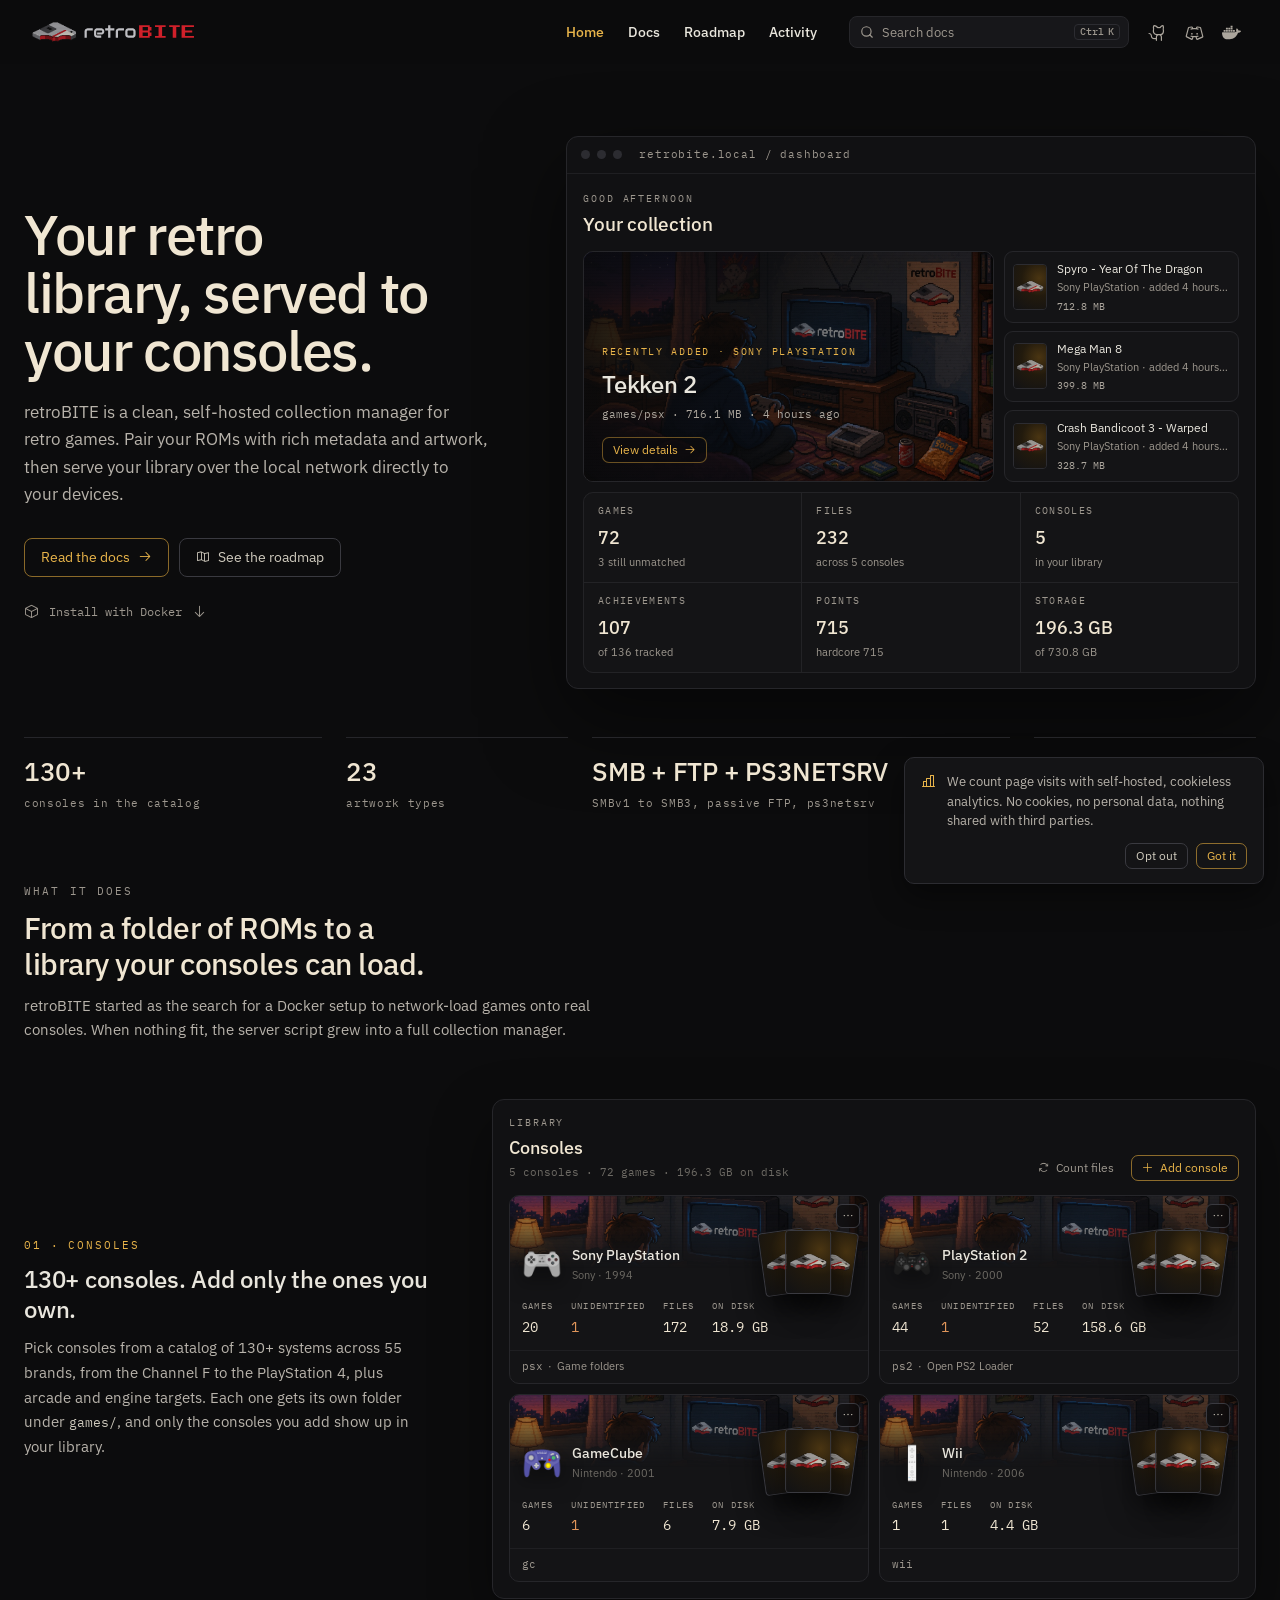
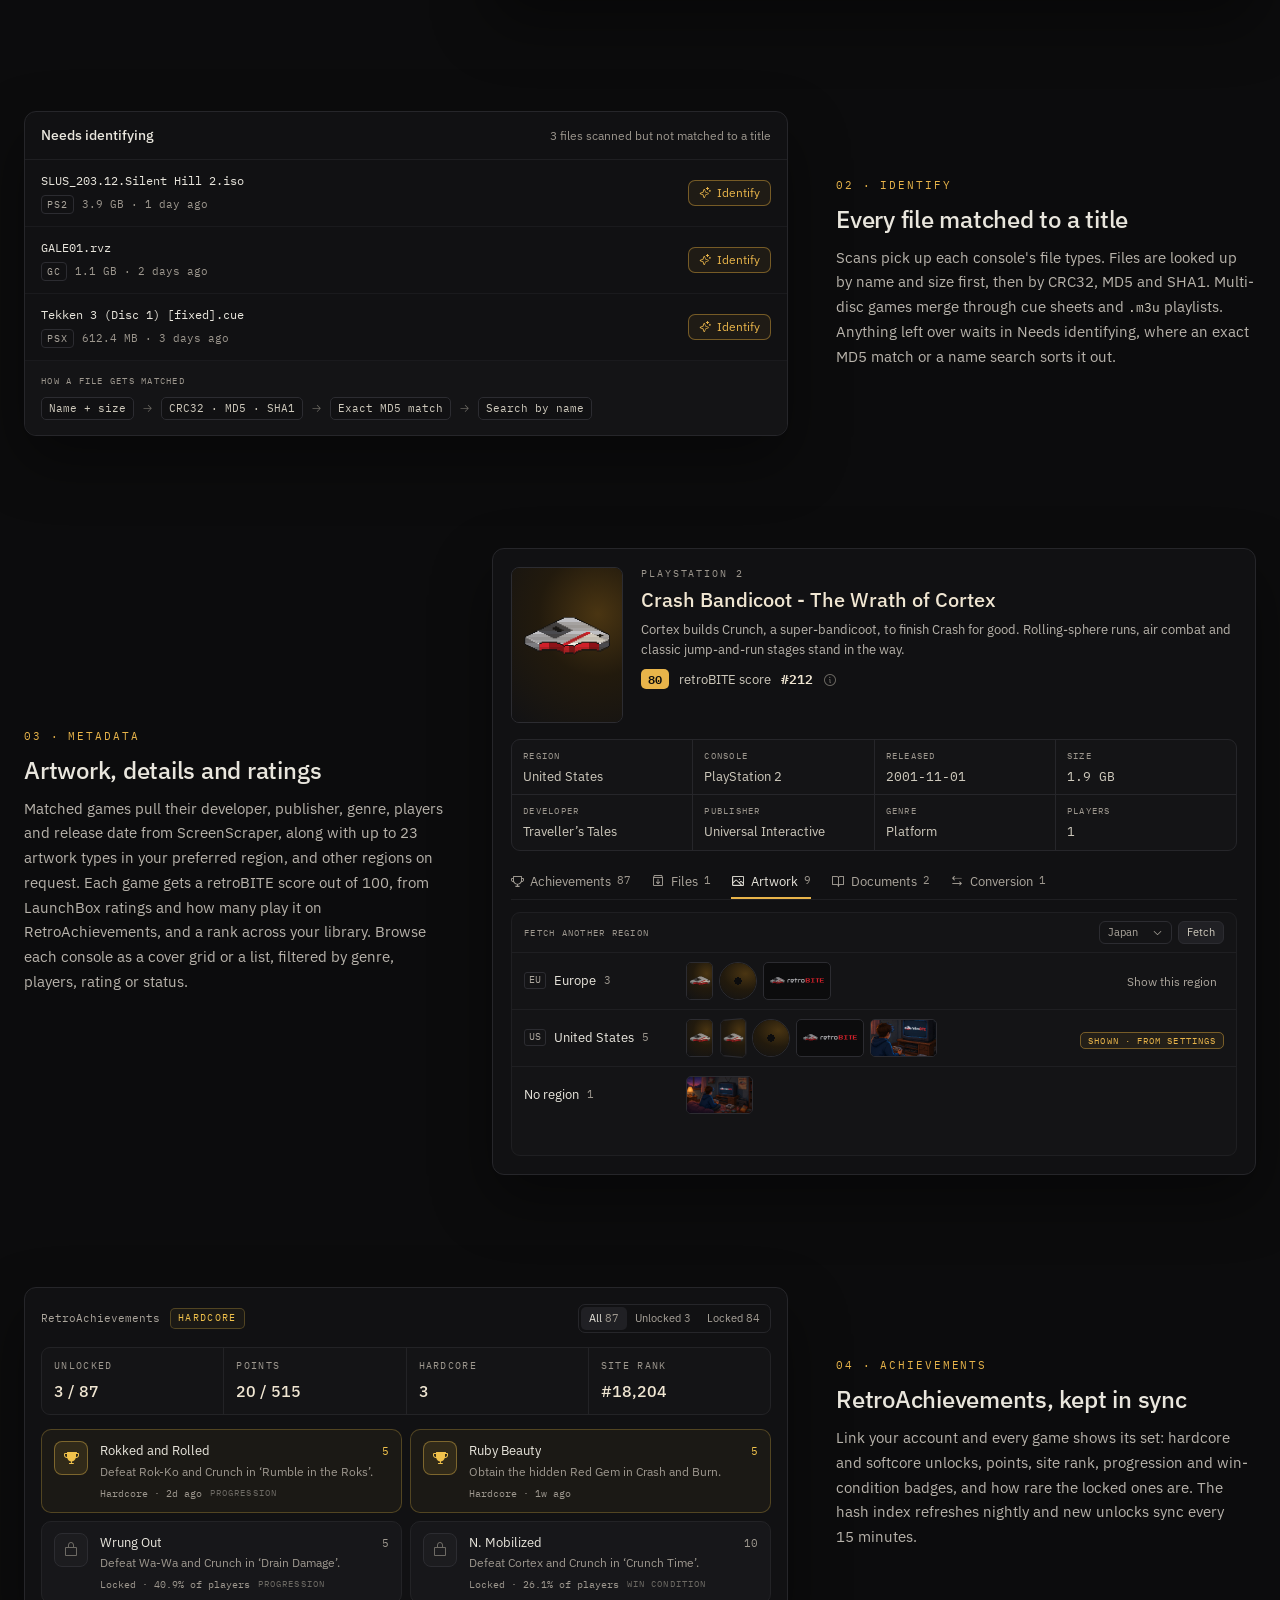
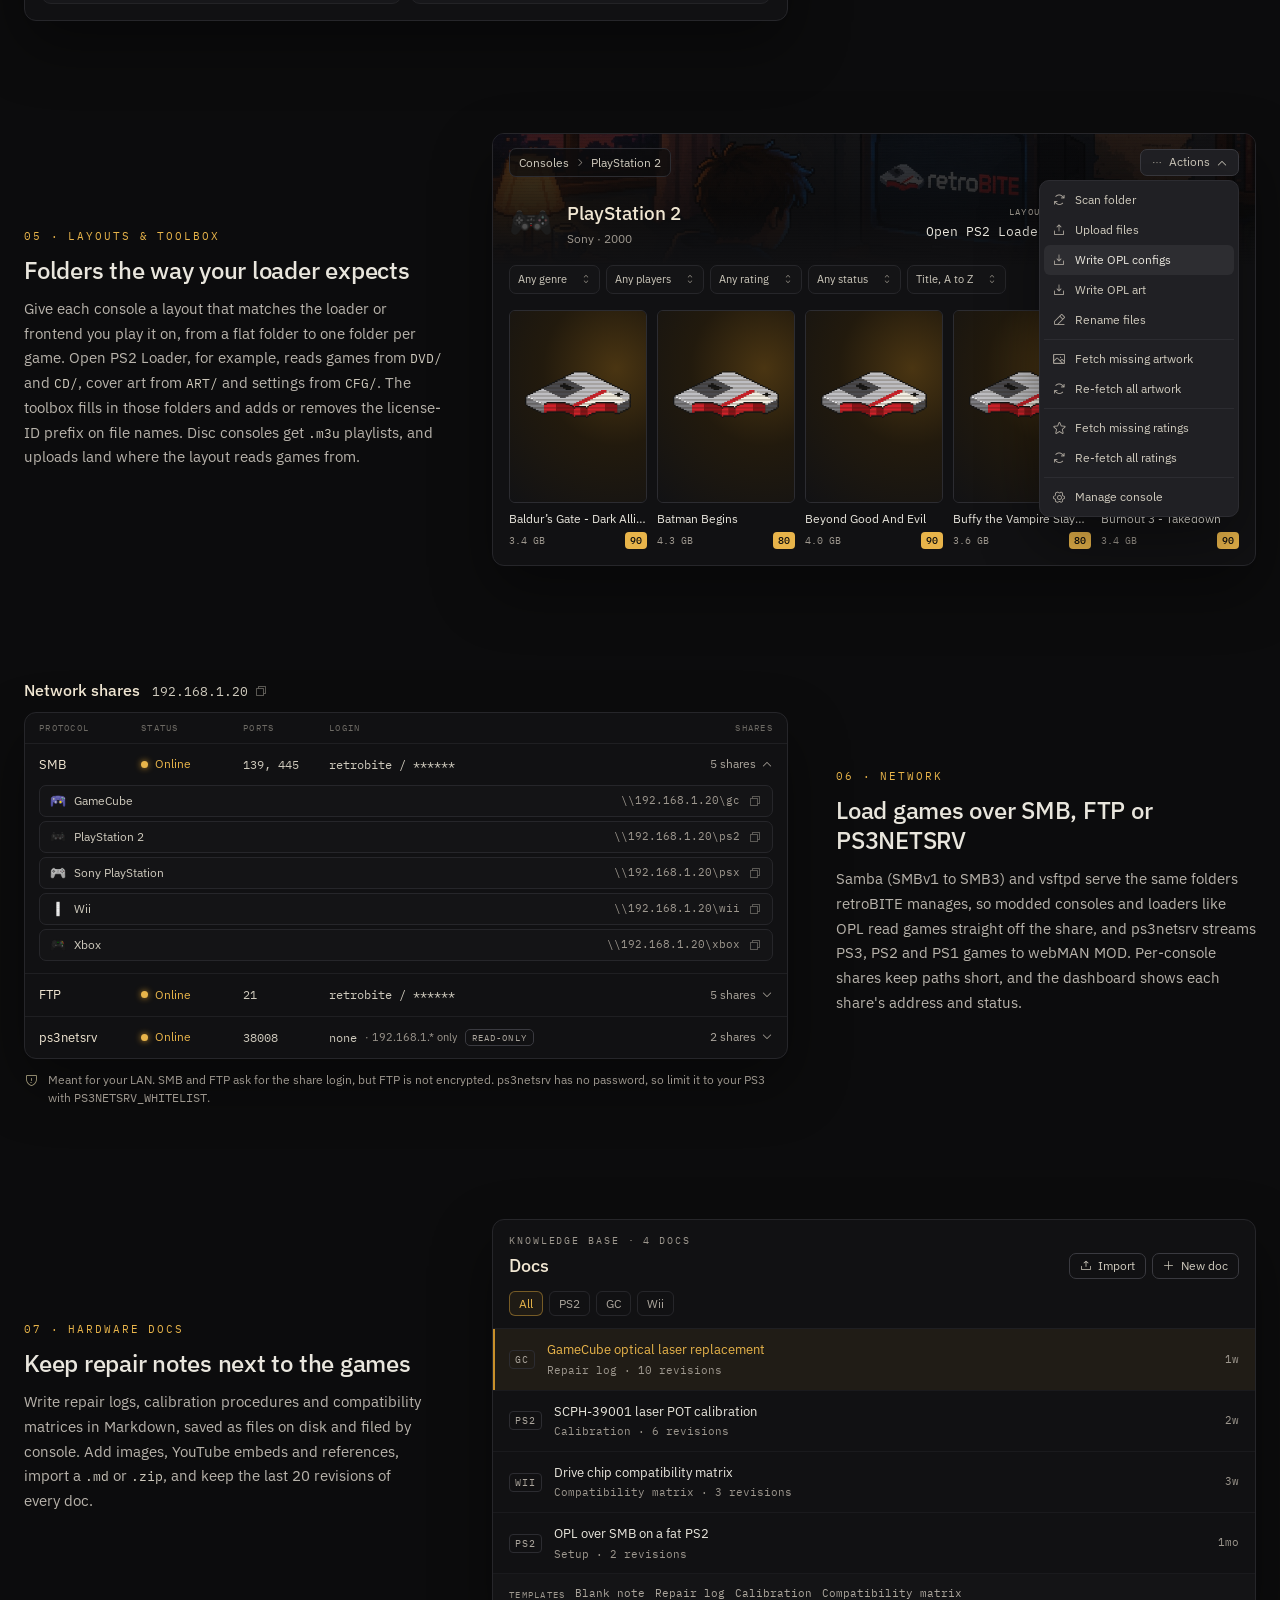
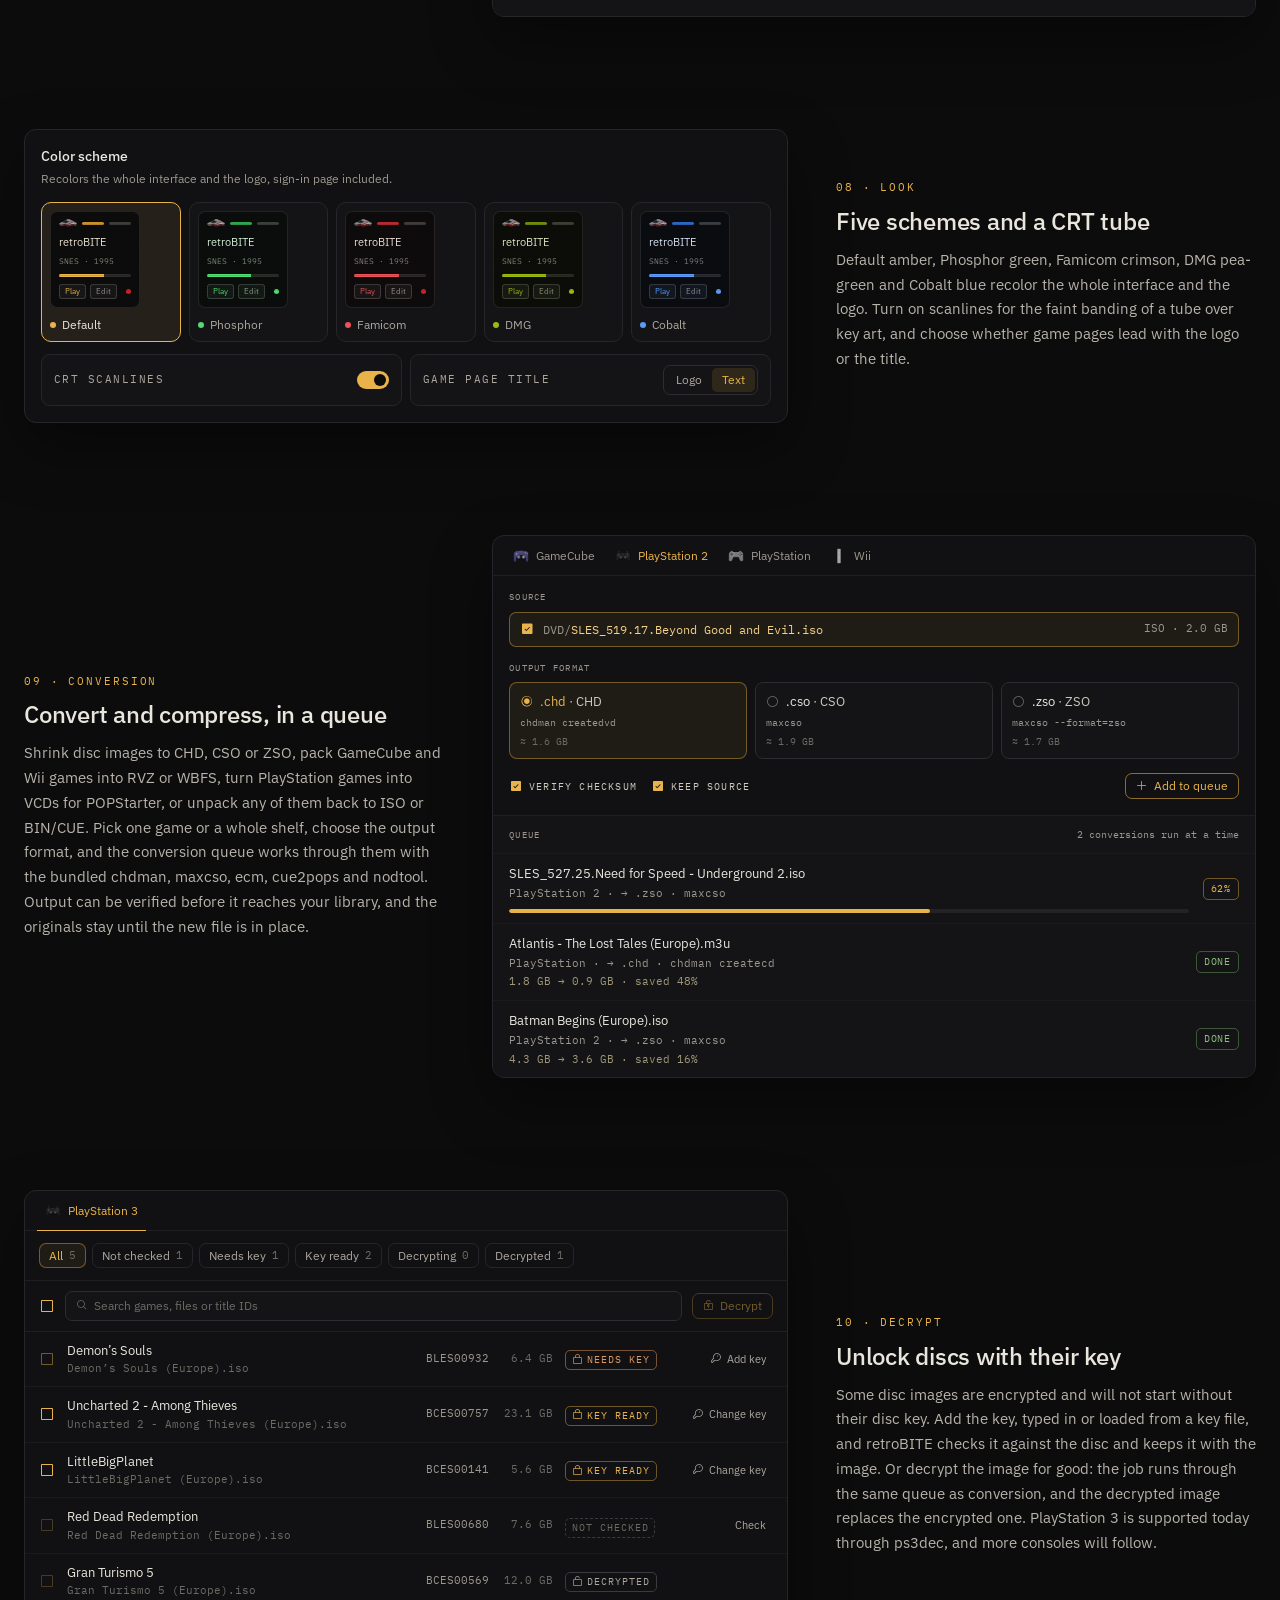
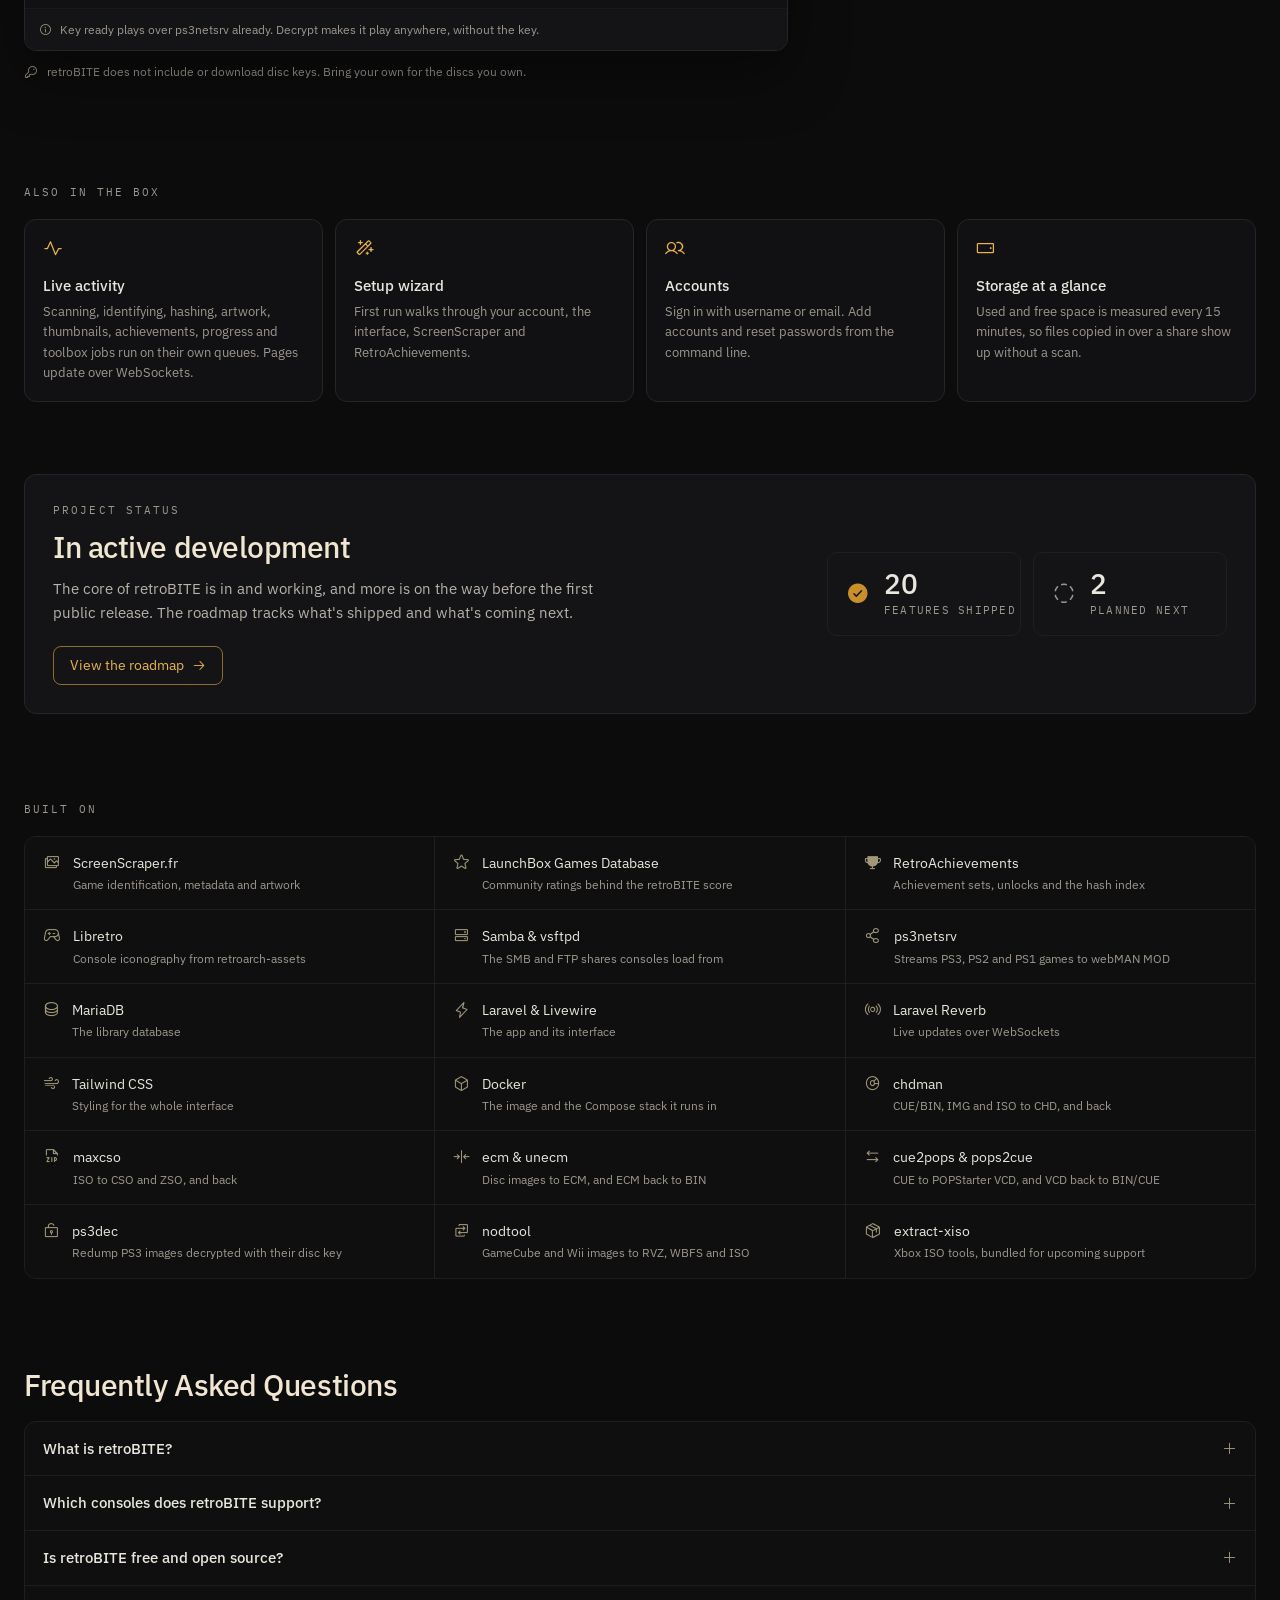
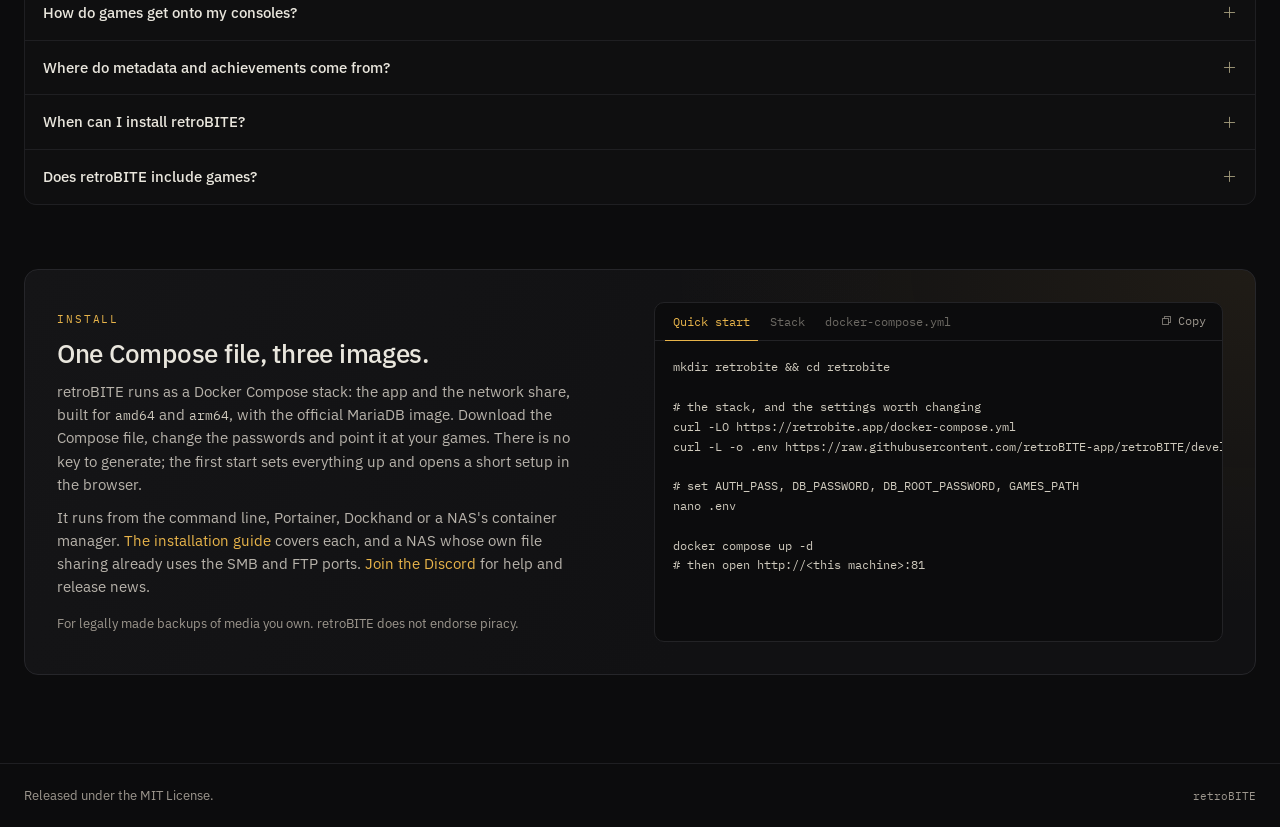
<file: index.html>
<!DOCTYPE html>
<html lang="en" dir="ltr">
  <head>
    <meta charset="utf-8">
    <meta name="viewport" content="width=device-width,initial-scale=1">
    <title>retroBITE | Self-hosted retro game &amp; ROM collection manager</title>
    <meta name="description" content="Self-hosted retro game and ROM manager. Scan 130+ consoles, fetch ScreenScraper artwork, sync RetroAchievements and serve games to consoles over SMB, FTP and ps3netsrv.">
    <meta name="generator" content="VitePress v2.0.0-alpha.20">
    
    <link rel="preload stylesheet" href="/assets/style.B0r1bGW9.css" as="style">
    <script type="module" src="/assets/chunks/metadata.adbce550.js"></script>
    <script type="module" src="/assets/app.ODowEsml.js"></script>
    <link rel="modulepreload" href="/assets/chunks/framework.CW63qgVu.js">
    <link rel="modulepreload" href="/assets/chunks/theme.BbzNlidP.js">
    <link rel="modulepreload" href="/assets/index.md.DMu3SC8L.lean.js">
    <link rel="icon" href="/favicon.ico" sizes="48x48">
    <link rel="icon" href="/brand/symbol.svg" type="image/svg+xml">
    <link rel="apple-touch-icon" href="/apple-touch-icon.png">
    <meta name="theme-color" content="#0c0c0d">
    <meta property="og:site_name" content="retroBITE">
    <meta property="og:locale" content="en_US">
    <meta property="og:image" content="https://retrobite.app/og.jpg">
    <meta property="og:image:width" content="1200">
    <meta property="og:image:height" content="630">
    <meta property="og:image:alt" content="retroBITE logo on a CRT television in a pixel-art game room">
    <meta name="twitter:card" content="summary_large_image">
    <meta name="twitter:image" content="https://retrobite.app/og.jpg">
    <script defer data-domain="retrobite.app" src="https://analytics.bitxo.se/js/script.js"></script>
    <link rel="preconnect" href="https://fonts.googleapis.com">
    <link rel="preconnect" href="https://fonts.gstatic.com" crossorigin="">
    <link rel="stylesheet" href="https://fonts.googleapis.com/css2?family=IBM+Plex+Sans:wght@400;500;600&amp;family=IBM+Plex+Mono:wght@400;500&amp;display=swap">
    <script id="check-dark-mode">document.documentElement.classList.add(`dark`);</script>
    <script id="check-mac-os">document.documentElement.classList.toggle(`mac`,/Mac|iPhone|iPod|iPad/i.test(navigator.platform));</script>
    <link rel="canonical" href="https://retrobite.app/">
    <meta property="og:type" content="website">
    <meta property="og:url" content="https://retrobite.app/">
    <meta property="og:title" content="retroBITE | Self-hosted retro game &amp; ROM collection manager">
    <meta property="og:description" content="Self-hosted retro game and ROM manager. Scan 130+ consoles, fetch ScreenScraper artwork, sync RetroAchievements and serve games to consoles over SMB, FTP and ps3netsrv.">
    <meta name="twitter:title" content="retroBITE | Self-hosted retro game &amp; ROM collection manager">
    <meta name="twitter:description" content="Self-hosted retro game and ROM manager. Scan 130+ consoles, fetch ScreenScraper artwork, sync RetroAchievements and serve games to consoles over SMB, FTP and ps3netsrv.">
    <script type="application/ld+json">[{"@context":"https://schema.org","@type":"WebSite","name":"retroBITE","url":"https://retrobite.app/","description":"Self-hosted retro game and ROM manager. Scan 130+ consoles, fetch ScreenScraper artwork, sync RetroAchievements and serve games to consoles over SMB, FTP and ps3netsrv."},{"@context":"https://schema.org","@type":"Organization","name":"retroBITE","url":"https://retrobite.app/","logo":"https://retrobite.app/apple-touch-icon.png","sameAs":["https://github.com/retroBITE-app","https://discord.gg/EHJAkvJmpu","https://hub.docker.com/u/retrobite"]},{"@context":"https://schema.org","@type":"SoftwareApplication","name":"retroBITE","alternateName":["RetroBITE","retroBITE app"],"description":"Self-hosted retro game and ROM manager. Scan 130+ consoles, fetch ScreenScraper artwork, sync RetroAchievements and serve games to consoles over SMB, FTP and ps3netsrv.","disambiguatingDescription":"Self-hosted retro game library software for ROM collections; not a food ordering app or a retro hardware store.","url":"https://retrobite.app/","image":"https://retrobite.app/og.jpg","applicationCategory":"MultimediaApplication","operatingSystem":"Linux, Docker","license":"https://opensource.org/licenses/MIT","isAccessibleForFree":true,"offers":{"@type":"Offer","price":"0","priceCurrency":"USD"},"author":{"@type":"Person","name":"Mattias Ghodsian","url":"https://github.com/mattiasghodsian"},"sameAs":["https://github.com/retroBITE-app","https://github.com/retroBITE-app/retroBITE","https://discord.gg/EHJAkvJmpu","https://hub.docker.com/u/retrobite"],"featureList":["Library scanning for 130+ consoles","Game identification by name, size and CRC32/MD5/SHA1 checksums","Metadata, ratings and artwork from ScreenScraper","RetroAchievements sync with hardcore and softcore progress","Open PS2 Loader, game folder and RetroArch library layouts","SMB (SMBv1 to SMB3) and FTP network shares for consoles","Hardware repair docs in Markdown"]},{"@context":"https://schema.org","@type":"FAQPage","mainEntity":[{"@type":"Question","name":"What is retroBITE?","acceptedAnswer":{"@type":"Answer","text":"retroBITE (retrobite.app) is a free, self-hosted collection manager for retro games. It scans your ROM folders, matches each file to a title, adds metadata and artwork, and serves the library to real consoles over your local network."}},{"@type":"Question","name":"Which consoles does retroBITE support?","acceptedAnswer":{"@type":"Answer","text":"The catalog covers 130+ systems across 55 brands, from the Channel F to the PlayStation 4, plus arcade and engine targets. You add only the consoles you own, and each gets its own folder."}},{"@type":"Question","name":"Is retroBITE free and open source?","acceptedAnswer":{"@type":"Answer","text":"Yes. retroBITE is free and MIT licensed. The source code will be published with the first public release."}},{"@type":"Question","name":"How do games get onto my consoles?","acceptedAnswer":{"@type":"Answer","text":"Samba (SMBv1 to SMB3) and FTP shares serve the same folders retroBITE manages, so modded consoles and loaders like Open PS2 Loader read games straight off the network. ps3netsrv streams PS3, PS2 and PS1 games to webMAN MOD on a PS3. Transfer can also copy games to a USB drive or SD card."}},{"@type":"Question","name":"Where do metadata and achievements come from?","acceptedAnswer":{"@type":"Answer","text":"Metadata and up to 23 artwork types come from ScreenScraper. Each game’s retroBITE score, out of 100, weighs LaunchBox community ratings with how many play it on RetroAchievements. Link a RetroAchievements account to see each game’s achievement set, with new unlocks synced every 15 minutes."}},{"@type":"Question","name":"When can I install retroBITE?","acceptedAnswer":{"@type":"Answer","text":"Now. retroBITE is in public beta and runs as a Docker Compose stack of three images: the app, the network share and MariaDB. Download the Compose file, set your passwords and your games folder, and start it. The Installation guide covers the command line, Portainer, Dockhand, Synology, QNAP, Unraid and TrueNAS."}},{"@type":"Question","name":"Does retroBITE include games?","acceptedAnswer":{"@type":"Answer","text":"No. retroBITE manages games you already have and is meant for legally made backups of media you own. It does not include games or endorse piracy."}}]}]</script>
  </head>
  <body>
    <div id="app"><div class="Layout" data-v-7aa807ef><!--[--><!--]--><!--[--><span tabindex="-1" data-v-426d5ecb></span><a href="#VPContent" class="VPSkipLink visually-hidden" data-v-426d5ecb>Skip to content</a><!--]--><!----><header class="VPNav" data-v-7aa807ef data-v-f733e610><div class="VPNavBar top" data-v-f733e610 data-v-dac69e74><div class="wrapper" data-v-dac69e74><div class="container" data-v-dac69e74><div class="title" data-v-dac69e74><div class="VPNavBarTitle" data-v-dac69e74 data-v-3cb61e0b><a class="title" href="/" data-v-3cb61e0b><!--[--><!--]--><!--[--><img class="VPImage logo" src="/brand/wordmark.svg" alt="retroBITE" data-v-453cd2d1><!--]--><!----><!--[--><!--]--></a></div></div><div class="content" data-v-dac69e74><div class="content-body" data-v-dac69e74><!--[--><!--]--><div class="VPNavBarSearch search" data-v-dac69e74 data-v-b09c5db8><!--[--><button type="button" class="VPNavBarSearchButton" aria-label="Search" aria-keyshortcuts="/ control+k meta+k" data-v-b09c5db8 data-v-573637dc><span class="vpi-search" aria-hidden="true" data-v-573637dc></span><span class="text" data-v-573637dc>Search docs</span><span class="keys" aria-hidden="true" data-v-573637dc><kbd class="key-mod" data-v-573637dc></kbd><kbd class="key-k" data-v-573637dc></kbd></span></button><!----><!--]--></div><nav aria-label="Main Navigation" class="VPNavMenu VPNavBarMenu menu" data-v-dac69e74 data-v-0474edcd><ul class="list" data-v-0474edcd><!--[--><li class="" data-v-0474edcd><a class="VPLink link VPNavMenuLink VPNavBarMenuLink active" href="/" aria-current="page" data-v-0474edcd data-v-60fe87c8><!--[--><span data-v-60fe87c8>Home</span><!--]--></a></li><li class="" data-v-0474edcd><a class="VPLink link VPNavMenuLink VPNavBarMenuLink" href="/docs/" data-v-0474edcd data-v-60fe87c8><!--[--><span data-v-60fe87c8>Docs</span><!--]--></a></li><li class="" data-v-0474edcd><a class="VPLink link VPNavMenuLink VPNavBarMenuLink" href="/roadmap" data-v-0474edcd data-v-60fe87c8><!--[--><span data-v-60fe87c8>Roadmap</span><!--]--></a></li><li class="" data-v-0474edcd><a class="VPLink link VPNavMenuLink VPNavBarMenuLink" href="/activity" data-v-0474edcd data-v-60fe87c8><!--[--><span data-v-60fe87c8>Activity</span><!--]--></a></li><!--]--></ul></nav><!----><!----><!----><!----><!--[--><!--[--><!--[--><div class="nav-social" data-v-e1e4c505><!--[--><a class="link" href="https://github.com/retroBITE-app/retroBITE" target="_blank" rel="noopener" aria-label="retroBITE on GitHub" title="GitHub" data-v-e1e4c505><i class="ph ph-github-logo" data-v-e1e4c505></i><!----><!----></a><a class="link" href="https://discord.gg/EHJAkvJmpu" target="_blank" rel="noopener" aria-label="retroBITE on Discord" title="Discord" data-v-e1e4c505><i class="ph ph-discord-logo" data-v-e1e4c505></i><!----><!----></a><a class="link" href="https://hub.docker.com/u/retrobite" target="_blank" rel="noopener" aria-label="retroBITE on Docker" title="Docker" data-v-e1e4c505><svg class="svg" viewBox="0 0 24 24" aria-hidden="true" data-v-e1e4c505><path fill="currentColor" d="M13.983 11.078h2.119a.186.186 0 0 0 .186-.185V9.006a.186.186 0 0 0-.186-.186h-2.119a.185.185 0 0 0-.185.185v1.888c0 .102.083.185.185.185m-2.954-5.43h2.118a.186.186 0 0 0 .186-.186V3.574a.186.186 0 0 0-.186-.185h-2.118a.185.185 0 0 0-.185.185v1.888c0 .102.082.185.185.185m0 2.716h2.118a.187.187 0 0 0 .186-.186V6.29a.186.186 0 0 0-.186-.185h-2.118a.185.185 0 0 0-.185.185v1.887c0 .102.082.185.185.186m-2.93 0h2.12a.186.186 0 0 0 .184-.186V6.29a.185.185 0 0 0-.185-.185H8.1a.185.185 0 0 0-.185.185v1.887c0 .102.083.185.185.186m-2.964 0h2.119a.186.186 0 0 0 .185-.186V6.29a.185.185 0 0 0-.185-.185H5.136a.186.186 0 0 0-.186.185v1.887c0 .102.084.185.186.186m5.893 2.715h2.118a.186.186 0 0 0 .186-.185V9.006a.186.186 0 0 0-.186-.186h-2.118a.185.185 0 0 0-.185.185v1.888c0 .102.082.185.185.185m-2.93 0h2.12a.185.185 0 0 0 .184-.185V9.006a.185.185 0 0 0-.184-.186h-2.12a.185.185 0 0 0-.184.185v1.888c0 .102.083.185.185.185m-2.964 0h2.119a.185.185 0 0 0 .185-.185V9.006a.185.185 0 0 0-.184-.186h-2.12a.186.186 0 0 0-.186.186v1.887c0 .102.084.185.186.185m-2.92 0h2.12a.185.185 0 0 0 .184-.185V9.006a.185.185 0 0 0-.184-.186h-2.12a.185.185 0 0 0-.184.185v1.888c0 .102.082.185.185.185M23.763 9.89c-.065-.051-.672-.51-1.954-.51q-.508.001-1.01.087c-.248-1.7-1.653-2.53-1.716-2.566l-.344-.199l-.226.327c-.284.438-.49.922-.612 1.43c-.23.97-.09 1.882.403 2.661c-.595.332-1.55.413-1.744.42H.751a.75.75 0 0 0-.75.748a11.4 11.4 0 0 0 .692 4.062c.545 1.428 1.355 2.48 2.41 3.124c1.18.723 3.1 1.137 5.275 1.137a15.7 15.7 0 0 0 2.93-.266a12.3 12.3 0 0 0 3.823-1.389a10.5 10.5 0 0 0 2.61-2.136c1.252-1.418 1.998-2.997 2.553-4.4h.221c1.372 0 2.215-.549 2.68-1.009c.309-.293.55-.65.707-1.046l.098-.288Z" data-v-e1e4c505></path></svg><!----><!----></a><!--]--></div><!--]--><!--]--><!--]--><button type="button" class="VPNavBarHamburger hamburger" aria-label="Menu" aria-expanded="false" data-v-dac69e74 data-v-f895b5e0><span class="container" aria-hidden="true" data-v-f895b5e0><span class="top" data-v-f895b5e0></span><span class="middle" data-v-f895b5e0></span><span class="bottom" data-v-f895b5e0></span></span></button></div></div></div></div><div class="divider" data-v-dac69e74><div class="divider-line" data-v-dac69e74></div></div></div><!----></header><div class="VPLocalNav empty fixed" data-v-7aa807ef data-v-86f10958><div class="container" data-v-86f10958><!----><div class="VPLocalNavOutlineDropdown" style="--vp-vh:0px;" data-allow-mismatch="style" data-v-86f10958 data-v-b9336427><button type="button" data-v-b9336427>Return to top</button><!----></div></div></div><!----><div class="VPContent" id="VPContent" data-v-7aa807ef data-v-b934d83e><div class="VPPage" data-v-b934d83e><!--[--><!--]--><div style="position:relative;"><div><div class="rb-page" data-v-da54f87b><!--[--><section class="rb-wrap hero" data-v-5e788646><div class="intro" data-v-5e788646><h1 data-v-5e788646>Your retro library, served to your consoles.</h1><p class="lead" data-v-5e788646> retroBITE is a clean, self-hosted collection manager for retro games. Pair your ROMs with rich metadata and artwork, then serve your library over the local network directly to your devices. </p><div class="actions" data-v-5e788646><a class="rb-btn primary" href="/docs/" data-v-5e788646> Read the docs<i class="ph ph-arrow-right" data-v-5e788646></i></a><a class="rb-btn" href="/roadmap" data-v-5e788646><i class="ph ph-map-trifold" data-v-5e788646></i>See the roadmap </a></div><a class="rb-mono soon" href="#install" data-v-5e788646><i class="ph ph-cube" data-v-5e788646></i>Install with Docker<i class="ph ph-arrow-down" data-v-5e788646></i></a></div><div class="shot" data-v-5e788646><div class="rb-panel window" data-v-5e788646><div class="bar" data-v-5e788646><span data-v-5e788646></span><span data-v-5e788646></span><span data-v-5e788646></span><span class="rb-mono url" data-v-5e788646>retrobite.local / dashboard</span></div><div class="body" data-v-5e788646><div class="rb-kicker" data-v-5e788646>GOOD AFTERNOON</div><div class="heading" data-v-5e788646>Your collection</div><div class="top" data-v-5e788646><div class="banner" data-v-5e788646><img class="backdrop" src="/art/backdrop.jpg" alt="" width="1280" height="720" fetchpriority="high" data-v-5e788646><div class="shade" data-v-5e788646></div><div class="scanlines" data-v-5e788646></div><div class="caption" data-v-5e788646><div class="rb-kicker accent" data-v-5e788646>RECENTLY ADDED · SONY PLAYSTATION</div><div class="game" data-v-5e788646>Tekken 2</div><div class="rb-mono file" data-v-5e788646>games/psx · 716.1 MB · 4 hours ago</div><span class="rb-btn small view" data-v-5e788646>View details<i class="ph ph-arrow-right" data-v-5e788646></i></span></div></div><div class="side" data-v-5e788646><!--[--><div class="card" data-v-5e788646><div class="thumb" data-v-5e788646><div class="art small" aria-hidden="true" data-v-5e788646 data-v-9f7ce722><img src="/brand/symbol.svg" alt="" loading="lazy" data-v-9f7ce722></div></div><div class="card-text" data-v-5e788646><div class="rb-ellipsis title" data-v-5e788646>Spyro - Year Of The Dragon</div><div class="rb-ellipsis sub" data-v-5e788646>Sony PlayStation · added 4 hours ago</div><div class="rb-mono size" data-v-5e788646>712.8 MB</div></div></div><div class="card" data-v-5e788646><div class="thumb" data-v-5e788646><div class="art small" aria-hidden="true" data-v-5e788646 data-v-9f7ce722><img src="/brand/symbol.svg" alt="" loading="lazy" data-v-9f7ce722></div></div><div class="card-text" data-v-5e788646><div class="rb-ellipsis title" data-v-5e788646>Mega Man 8</div><div class="rb-ellipsis sub" data-v-5e788646>Sony PlayStation · added 4 hours ago</div><div class="rb-mono size" data-v-5e788646>399.8 MB</div></div></div><div class="card" data-v-5e788646><div class="thumb" data-v-5e788646><div class="art small" aria-hidden="true" data-v-5e788646 data-v-9f7ce722><img src="/brand/symbol.svg" alt="" loading="lazy" data-v-9f7ce722></div></div><div class="card-text" data-v-5e788646><div class="rb-ellipsis title" data-v-5e788646>Crash Bandicoot 3 - Warped</div><div class="rb-ellipsis sub" data-v-5e788646>Sony PlayStation · added 4 hours ago</div><div class="rb-mono size" data-v-5e788646>328.7 MB</div></div></div><!--]--></div></div><div class="stats" data-v-5e788646><!--[--><div class="stat" data-v-5e788646><div class="rb-label" data-v-5e788646>GAMES</div><div class="value" data-v-5e788646>72</div><div class="sub" data-v-5e788646>3 still unmatched</div></div><div class="stat" data-v-5e788646><div class="rb-label" data-v-5e788646>FILES</div><div class="value" data-v-5e788646>232</div><div class="sub" data-v-5e788646>across 5 consoles</div></div><div class="stat" data-v-5e788646><div class="rb-label" data-v-5e788646>CONSOLES</div><div class="value" data-v-5e788646>5</div><div class="sub" data-v-5e788646>in your library</div></div><div class="stat" data-v-5e788646><div class="rb-label" data-v-5e788646>ACHIEVEMENTS</div><div class="value" data-v-5e788646>107</div><div class="sub" data-v-5e788646>of 136 tracked</div></div><div class="stat" data-v-5e788646><div class="rb-label" data-v-5e788646>POINTS</div><div class="value" data-v-5e788646>715</div><div class="sub" data-v-5e788646>hardcore 715</div></div><div class="stat" data-v-5e788646><div class="rb-label" data-v-5e788646>STORAGE</div><div class="value" data-v-5e788646>196.3 GB</div><div class="sub" data-v-5e788646>of 730.8 GB</div></div><!--]--></div></div></div></div></section><div class="rb-wrap highlights" data-v-5e788646><!--[--><div class="hl" data-v-5e788646><div class="hl-value" data-v-5e788646>130+</div><div class="rb-mono hl-label" data-v-5e788646>consoles in the catalog</div></div><div class="hl" data-v-5e788646><div class="hl-value" data-v-5e788646>23</div><div class="rb-mono hl-label" data-v-5e788646>artwork types</div></div><div class="hl" data-v-5e788646><div class="hl-value" data-v-5e788646>SMB + FTP + PS3NETSRV</div><div class="rb-mono hl-label" data-v-5e788646>SMBv1 to SMB3, passive FTP, ps3netsrv</div></div><div class="hl" data-v-5e788646><div class="hl-value" data-v-5e788646>5</div><div class="rb-mono hl-label" data-v-5e788646>color schemes</div></div><!--]--></div><!--]--><div class="rb-wrap intro" data-v-da54f87b><div class="rb-kicker" data-v-da54f87b>WHAT IT DOES</div><h2 class="rb-title" data-v-da54f87b>From a folder of ROMs to a library your consoles can load.</h2><p class="rb-copy" data-v-da54f87b> retroBITE started as the search for a Docker setup to network-load games onto real consoles. When nothing fit, the server script grew into a full collection manager. </p></div><section class="rb-wrap feature" data-v-da54f87b data-v-b36dd85c><div class="text" data-v-b36dd85c><div class="rb-kicker accent" data-v-b36dd85c>01 · CONSOLES</div><h3 data-v-b36dd85c>130+ consoles. Add only the ones you own.</h3><p class="rb-copy" data-v-b36dd85c><!--[--> Pick consoles from a catalog of 130+ systems across 55 brands, from the Channel F to the PlayStation 4, plus arcade and engine targets. Each one gets its own folder under <code data-v-da54f87b>games/</code>, and only the consoles you add show up in your library. <!--]--></p></div><div class="visual" data-v-b36dd85c><!--[--><div class="rb-panel wrap" data-v-da54f87b data-v-653f71e4><div class="head" data-v-653f71e4><div class="heading" data-v-653f71e4><div class="rb-kicker" data-v-653f71e4>LIBRARY</div><div class="title" data-v-653f71e4>Consoles</div><div class="rb-mono totals" data-v-653f71e4>5 consoles · 72 games · 196.3 GB on disk </div></div><div class="actions" data-v-653f71e4><span class="rb-btn small subtle" data-v-653f71e4><i class="ph ph-arrows-clockwise" data-v-653f71e4></i>Count files</span><span class="rb-btn primary small" data-v-653f71e4><i class="ph ph-plus" data-v-653f71e4></i>Add console</span></div></div><div class="grid" data-v-653f71e4><!--[--><div class="card" data-v-653f71e4><div class="keyart" aria-hidden="true" data-v-653f71e4><div class="bg" style="background-image:url(/art/backdrop.jpg);" data-v-653f71e4></div><div class="scanlines" data-v-653f71e4></div></div><span class="more" aria-hidden="true" data-v-653f71e4><i class="ph ph-dots-three" data-v-653f71e4></i></span><div class="fan" aria-hidden="true" data-v-653f71e4><!--[--><div class="c1 cover" data-v-653f71e4><div class="art small" aria-hidden="true" data-v-653f71e4 data-v-9f7ce722><img src="/brand/symbol.svg" alt="" loading="lazy" data-v-9f7ce722></div></div><div class="c2 cover" data-v-653f71e4><div class="art small" aria-hidden="true" data-v-653f71e4 data-v-9f7ce722><img src="/brand/symbol.svg" alt="" loading="lazy" data-v-9f7ce722></div></div><div class="c3 cover" data-v-653f71e4><div class="art small" aria-hidden="true" data-v-653f71e4 data-v-9f7ce722><img src="/brand/symbol.svg" alt="" loading="lazy" data-v-9f7ce722></div></div><!--]--></div><div class="top" data-v-653f71e4><img src="/consoles/psx.png" alt="" width="40" height="40" loading="lazy" data-v-653f71e4><div class="name" data-v-653f71e4><div class="rb-ellipsis cname" data-v-653f71e4>Sony PlayStation</div><div class="rb-ellipsis brand" data-v-653f71e4>Sony · 1994</div></div></div><dl class="stats" data-v-653f71e4><div data-v-653f71e4><dt class="rb-label" data-v-653f71e4>GAMES</dt><dd class="rb-mono" data-v-653f71e4>20</dd></div><div data-v-653f71e4><dt class="rb-label" data-v-653f71e4>UNIDENTIFIED</dt><dd class="rb-mono warn" data-v-653f71e4>1</dd></div><div data-v-653f71e4><dt class="rb-label" data-v-653f71e4>FILES</dt><dd class="rb-mono" data-v-653f71e4>172</dd></div><div data-v-653f71e4><dt class="rb-label" data-v-653f71e4>ON DISK</dt><dd class="rb-mono" data-v-653f71e4>18.9 GB</dd></div></dl><div class="foot" data-v-653f71e4><span class="rb-mono" data-v-653f71e4>psx</span><!--[--> · <span class="rb-ellipsis" data-v-653f71e4>Game folders</span><!--]--></div></div><div class="card" data-v-653f71e4><div class="keyart" aria-hidden="true" data-v-653f71e4><div class="bg" style="background-image:url(/art/backdrop.jpg);" data-v-653f71e4></div><div class="scanlines" data-v-653f71e4></div></div><span class="more" aria-hidden="true" data-v-653f71e4><i class="ph ph-dots-three" data-v-653f71e4></i></span><div class="fan" aria-hidden="true" data-v-653f71e4><!--[--><div class="c1 cover" data-v-653f71e4><div class="art small" aria-hidden="true" data-v-653f71e4 data-v-9f7ce722><img src="/brand/symbol.svg" alt="" loading="lazy" data-v-9f7ce722></div></div><div class="c2 cover" data-v-653f71e4><div class="art small" aria-hidden="true" data-v-653f71e4 data-v-9f7ce722><img src="/brand/symbol.svg" alt="" loading="lazy" data-v-9f7ce722></div></div><div class="c3 cover" data-v-653f71e4><div class="art small" aria-hidden="true" data-v-653f71e4 data-v-9f7ce722><img src="/brand/symbol.svg" alt="" loading="lazy" data-v-9f7ce722></div></div><!--]--></div><div class="top" data-v-653f71e4><img src="/consoles/ps2.png" alt="" width="40" height="40" loading="lazy" data-v-653f71e4><div class="name" data-v-653f71e4><div class="rb-ellipsis cname" data-v-653f71e4>PlayStation 2</div><div class="rb-ellipsis brand" data-v-653f71e4>Sony · 2000</div></div></div><dl class="stats" data-v-653f71e4><div data-v-653f71e4><dt class="rb-label" data-v-653f71e4>GAMES</dt><dd class="rb-mono" data-v-653f71e4>44</dd></div><div data-v-653f71e4><dt class="rb-label" data-v-653f71e4>UNIDENTIFIED</dt><dd class="rb-mono warn" data-v-653f71e4>1</dd></div><div data-v-653f71e4><dt class="rb-label" data-v-653f71e4>FILES</dt><dd class="rb-mono" data-v-653f71e4>52</dd></div><div data-v-653f71e4><dt class="rb-label" data-v-653f71e4>ON DISK</dt><dd class="rb-mono" data-v-653f71e4>158.6 GB</dd></div></dl><div class="foot" data-v-653f71e4><span class="rb-mono" data-v-653f71e4>ps2</span><!--[--> · <span class="rb-ellipsis" data-v-653f71e4>Open PS2 Loader</span><!--]--></div></div><div class="card" data-v-653f71e4><div class="keyart" aria-hidden="true" data-v-653f71e4><div class="bg" style="background-image:url(/art/backdrop.jpg);" data-v-653f71e4></div><div class="scanlines" data-v-653f71e4></div></div><span class="more" aria-hidden="true" data-v-653f71e4><i class="ph ph-dots-three" data-v-653f71e4></i></span><div class="fan" aria-hidden="true" data-v-653f71e4><!--[--><div class="c1 cover" data-v-653f71e4><div class="art small" aria-hidden="true" data-v-653f71e4 data-v-9f7ce722><img src="/brand/symbol.svg" alt="" loading="lazy" data-v-9f7ce722></div></div><div class="c2 cover" data-v-653f71e4><div class="art small" aria-hidden="true" data-v-653f71e4 data-v-9f7ce722><img src="/brand/symbol.svg" alt="" loading="lazy" data-v-9f7ce722></div></div><div class="c3 cover" data-v-653f71e4><div class="art small" aria-hidden="true" data-v-653f71e4 data-v-9f7ce722><img src="/brand/symbol.svg" alt="" loading="lazy" data-v-9f7ce722></div></div><!--]--></div><div class="top" data-v-653f71e4><img src="/consoles/gc.png" alt="" width="40" height="40" loading="lazy" data-v-653f71e4><div class="name" data-v-653f71e4><div class="rb-ellipsis cname" data-v-653f71e4>GameCube</div><div class="rb-ellipsis brand" data-v-653f71e4>Nintendo · 2001</div></div></div><dl class="stats" data-v-653f71e4><div data-v-653f71e4><dt class="rb-label" data-v-653f71e4>GAMES</dt><dd class="rb-mono" data-v-653f71e4>6</dd></div><div data-v-653f71e4><dt class="rb-label" data-v-653f71e4>UNIDENTIFIED</dt><dd class="rb-mono warn" data-v-653f71e4>1</dd></div><div data-v-653f71e4><dt class="rb-label" data-v-653f71e4>FILES</dt><dd class="rb-mono" data-v-653f71e4>6</dd></div><div data-v-653f71e4><dt class="rb-label" data-v-653f71e4>ON DISK</dt><dd class="rb-mono" data-v-653f71e4>7.9 GB</dd></div></dl><div class="foot" data-v-653f71e4><span class="rb-mono" data-v-653f71e4>gc</span><!----></div></div><div class="card" data-v-653f71e4><div class="keyart" aria-hidden="true" data-v-653f71e4><div class="bg" style="background-image:url(/art/backdrop.jpg);" data-v-653f71e4></div><div class="scanlines" data-v-653f71e4></div></div><span class="more" aria-hidden="true" data-v-653f71e4><i class="ph ph-dots-three" data-v-653f71e4></i></span><div class="fan" aria-hidden="true" data-v-653f71e4><!--[--><div class="c1 cover" data-v-653f71e4><div class="art small" aria-hidden="true" data-v-653f71e4 data-v-9f7ce722><img src="/brand/symbol.svg" alt="" loading="lazy" data-v-9f7ce722></div></div><div class="c2 cover" data-v-653f71e4><div class="art small" aria-hidden="true" data-v-653f71e4 data-v-9f7ce722><img src="/brand/symbol.svg" alt="" loading="lazy" data-v-9f7ce722></div></div><div class="c3 cover" data-v-653f71e4><div class="art small" aria-hidden="true" data-v-653f71e4 data-v-9f7ce722><img src="/brand/symbol.svg" alt="" loading="lazy" data-v-9f7ce722></div></div><!--]--></div><div class="top" data-v-653f71e4><img src="/consoles/wii.png" alt="" width="40" height="40" loading="lazy" data-v-653f71e4><div class="name" data-v-653f71e4><div class="rb-ellipsis cname" data-v-653f71e4>Wii</div><div class="rb-ellipsis brand" data-v-653f71e4>Nintendo · 2006</div></div></div><dl class="stats" data-v-653f71e4><div data-v-653f71e4><dt class="rb-label" data-v-653f71e4>GAMES</dt><dd class="rb-mono" data-v-653f71e4>1</dd></div><!----><div data-v-653f71e4><dt class="rb-label" data-v-653f71e4>FILES</dt><dd class="rb-mono" data-v-653f71e4>1</dd></div><div data-v-653f71e4><dt class="rb-label" data-v-653f71e4>ON DISK</dt><dd class="rb-mono" data-v-653f71e4>4.4 GB</dd></div></dl><div class="foot" data-v-653f71e4><span class="rb-mono" data-v-653f71e4>wii</span><!----></div></div><!--]--></div></div><!--]--></div></section><section class="rb-wrap feature reverse" data-v-da54f87b data-v-b36dd85c><div class="text" data-v-b36dd85c><div class="rb-kicker accent" data-v-b36dd85c>02 · IDENTIFY</div><h3 data-v-b36dd85c>Every file matched to a title</h3><p class="rb-copy" data-v-b36dd85c><!--[--> Scans pick up each console&#39;s file types. Files are looked up by name and size first, then by CRC32, MD5 and SHA1. Multi-disc games merge through cue sheets and <code data-v-da54f87b>.m3u</code> playlists. Anything left over waits in Needs identifying, where an exact MD5 match or a name search sorts it out. <!--]--></p></div><div class="visual" data-v-b36dd85c><!--[--><div class="rb-panel" data-v-da54f87b data-v-f2e25809><div class="head" data-v-f2e25809><span class="title" data-v-f2e25809>Needs identifying</span><span class="hint" data-v-f2e25809>3 files scanned but not matched to a title</span></div><!--[--><div class="row" data-v-f2e25809><div class="file" data-v-f2e25809><div class="rb-mono rb-ellipsis name" data-v-f2e25809>SLUS_203.12.Silent Hill 2.iso</div><div class="meta" data-v-f2e25809><span class="rb-chip" data-v-f2e25809>PS2</span><span class="rb-mono size" data-v-f2e25809>3.9 GB · 1 day ago</span></div></div><span class="rb-btn small identify" data-v-f2e25809><i class="ph ph-sparkle" data-v-f2e25809></i>Identify</span></div><div class="row" data-v-f2e25809><div class="file" data-v-f2e25809><div class="rb-mono rb-ellipsis name" data-v-f2e25809>GALE01.rvz</div><div class="meta" data-v-f2e25809><span class="rb-chip" data-v-f2e25809>GC</span><span class="rb-mono size" data-v-f2e25809>1.1 GB · 2 days ago</span></div></div><span class="rb-btn small identify" data-v-f2e25809><i class="ph ph-sparkle" data-v-f2e25809></i>Identify</span></div><div class="row" data-v-f2e25809><div class="file" data-v-f2e25809><div class="rb-mono rb-ellipsis name" data-v-f2e25809>Tekken 3 (Disc 1) [fixed].cue</div><div class="meta" data-v-f2e25809><span class="rb-chip" data-v-f2e25809>PSX</span><span class="rb-mono size" data-v-f2e25809>612.4 MB · 3 days ago</span></div></div><span class="rb-btn small identify" data-v-f2e25809><i class="ph ph-sparkle" data-v-f2e25809></i>Identify</span></div><!--]--><div class="steps" data-v-f2e25809><div class="rb-label" data-v-f2e25809>HOW A FILE GETS MATCHED</div><div class="flow" data-v-f2e25809><!--[--><!--[--><!----><span class="rb-mono step" data-v-f2e25809>Name + size</span><!--]--><!--[--><i class="ph ph-arrow-right arrow" data-v-f2e25809></i><span class="rb-mono step" data-v-f2e25809>CRC32 · MD5 · SHA1</span><!--]--><!--[--><i class="ph ph-arrow-right arrow" data-v-f2e25809></i><span class="rb-mono step" data-v-f2e25809>Exact MD5 match</span><!--]--><!--[--><i class="ph ph-arrow-right arrow" data-v-f2e25809></i><span class="rb-mono step" data-v-f2e25809>Search by name</span><!--]--><!--]--></div></div></div><!--]--></div></section><section class="rb-wrap feature" data-v-da54f87b data-v-b36dd85c><div class="text" data-v-b36dd85c><div class="rb-kicker accent" data-v-b36dd85c>03 · METADATA</div><h3 data-v-b36dd85c>Artwork, details and ratings</h3><p class="rb-copy" data-v-b36dd85c><!--[--> Matched games pull their developer, publisher, genre, players and release date from ScreenScraper, along with up to 23 artwork types in your preferred region, and other regions on request. Each game gets a retroBITE score out of 100, from LaunchBox ratings and how many play it on RetroAchievements, and a rank across your library. Browse each console as a cover grid or a list, filtered by genre, players, rating or status. <!--]--></p></div><div class="visual" data-v-b36dd85c><!--[--><div class="rb-panel card" data-v-da54f87b data-v-28746081><div class="top" data-v-28746081><div class="cover" data-v-28746081><div class="art" aria-hidden="true" data-v-28746081 data-v-9f7ce722><img src="/brand/symbol.svg" alt="" loading="lazy" data-v-9f7ce722></div></div><div class="intro" data-v-28746081><div class="rb-kicker" data-v-28746081>PLAYSTATION 2</div><div class="game" data-v-28746081>Crash Bandicoot - The Wrath of Cortex</div><p class="blurb" data-v-28746081>Cortex builds Crunch, a super-bandicoot, to finish Crash for good. Rolling-sphere runs, air combat and classic jump-and-run stages stand in the way.</p><div class="score" data-v-28746081><span class="rb-mono badge" data-v-28746081>80</span><span class="score-label" data-v-28746081>retroBITE score</span><span class="rb-mono rank" title="This game&#39;s place among every scored game in your library, across all consoles." data-v-28746081>#212</span><span class="info" tabindex="0" title="Out of 100: players’ ratings from the LaunchBox Games Database, weighed with how many play it on RetroAchievements.
LaunchBox 3.9★, 214 votes
RetroAchievements, 6,480 players" aria-label="LaunchBox 3.9★, 214 votes. RetroAchievements, 6,480 players" data-v-28746081><i class="ph ph-info" data-v-28746081></i></span></div></div></div><div class="details" data-v-28746081><!--[--><div class="cell" data-v-28746081><div class="rb-label" data-v-28746081>REGION</div><div class="v" data-v-28746081>United States</div></div><div class="cell" data-v-28746081><div class="rb-label" data-v-28746081>CONSOLE</div><div class="v" data-v-28746081>PlayStation 2</div></div><div class="cell" data-v-28746081><div class="rb-label" data-v-28746081>RELEASED</div><div class="rb-mono v" data-v-28746081>2001-11-01</div></div><div class="cell" data-v-28746081><div class="rb-label" data-v-28746081>SIZE</div><div class="rb-mono v" data-v-28746081>1.9 GB</div></div><div class="cell" data-v-28746081><div class="rb-label" data-v-28746081>DEVELOPER</div><div class="v" data-v-28746081>Traveller’s Tales</div></div><div class="cell" data-v-28746081><div class="rb-label" data-v-28746081>PUBLISHER</div><div class="v" data-v-28746081>Universal Interactive</div></div><div class="cell" data-v-28746081><div class="rb-label" data-v-28746081>GENRE</div><div class="v" data-v-28746081>Platform</div></div><div class="cell" data-v-28746081><div class="rb-label" data-v-28746081>PLAYERS</div><div class="v" data-v-28746081>1</div></div><!--]--></div><div class="tabs" data-v-28746081><!--[--><button type="button" class="tab" aria-pressed="false" data-v-28746081><i class="ph ph-trophy" data-v-28746081></i>Achievements<span class="rb-mono n" data-v-28746081>87</span></button><button type="button" class="tab" aria-pressed="false" data-v-28746081><i class="ph ph-archive-box" data-v-28746081></i>Files<span class="rb-mono n" data-v-28746081>1</span></button><button type="button" class="active tab" aria-pressed="true" data-v-28746081><i class="ph ph-image" data-v-28746081></i>Artwork<span class="rb-mono n" data-v-28746081>9</span></button><button type="button" class="tab" aria-pressed="false" data-v-28746081><i class="ph ph-book-open" data-v-28746081></i>Documents<span class="rb-mono n" data-v-28746081>2</span></button><button type="button" class="tab" aria-pressed="false" data-v-28746081><i class="ph ph-arrows-left-right" data-v-28746081></i>Conversion<span class="rb-mono n" data-v-28746081>1</span></button><!--]--></div><div class="panels" data-v-28746081><div class="panel box" data-v-28746081><div class="box-head" data-v-28746081><span class="rb-mono dim" data-v-28746081>RetroAchievements</span><span class="rb-mono hc" data-v-28746081>HARDCORE</span></div><div class="stats" data-v-28746081><!--[--><div class="stat" data-v-28746081><div class="rb-label" data-v-28746081>UNLOCKED</div><div class="stat-v" data-v-28746081>3 / 87</div></div><div class="stat" data-v-28746081><div class="rb-label" data-v-28746081>POINTS</div><div class="stat-v" data-v-28746081>20 / 515</div></div><div class="stat" data-v-28746081><div class="rb-label" data-v-28746081>HARDCORE</div><div class="stat-v" data-v-28746081>3</div></div><div class="stat" data-v-28746081><div class="rb-label" data-v-28746081>SITE RANK</div><div class="stat-v" data-v-28746081>#18,204</div></div><!--]--></div><div class="badges" data-v-28746081><!--[--><div class="unlocked ach" data-v-28746081><div class="ach-icon" data-v-28746081><i class="ph-fill ph-trophy" data-v-28746081></i></div><div class="ach-text" data-v-28746081><div class="ach-top" data-v-28746081><span class="rb-ellipsis" data-v-28746081>Rokked and Rolled</span><span class="rb-mono pts" data-v-28746081>5</span></div><div class="rb-mono rb-ellipsis when" data-v-28746081>Hardcore · 2d ago</div></div></div><div class="unlocked ach" data-v-28746081><div class="ach-icon" data-v-28746081><i class="ph-fill ph-trophy" data-v-28746081></i></div><div class="ach-text" data-v-28746081><div class="ach-top" data-v-28746081><span class="rb-ellipsis" data-v-28746081>Ruby Beauty</span><span class="rb-mono pts" data-v-28746081>5</span></div><div class="rb-mono rb-ellipsis when" data-v-28746081>Hardcore · 1w ago</div></div></div><div class="ach" data-v-28746081><div class="ach-icon" data-v-28746081><i class="ph ph-lock-simple" data-v-28746081></i></div><div class="ach-text" data-v-28746081><div class="ach-top" data-v-28746081><span class="rb-ellipsis" data-v-28746081>Wrung Out</span><span class="rb-mono pts" data-v-28746081>5</span></div><div class="rb-mono rb-ellipsis when" data-v-28746081>Locked · 40.9% of players</div></div></div><div class="ach" data-v-28746081><div class="ach-icon" data-v-28746081><i class="ph ph-lock-simple" data-v-28746081></i></div><div class="ach-text" data-v-28746081><div class="ach-top" data-v-28746081><span class="rb-ellipsis" data-v-28746081>N. Mobilized</span><span class="rb-mono pts" data-v-28746081>10</span></div><div class="rb-mono rb-ellipsis when" data-v-28746081>Locked · 26.1% of players</div></div></div><!--]--></div></div><div class="panel box" data-v-28746081><div class="box-head" data-v-28746081><span class="rb-mono dim" data-v-28746081>games/ps2</span></div><div class="file" data-v-28746081><div class="rb-mono rb-ellipsis filename" data-v-28746081>Crash Bandicoot - The Wrath of Cortex (USA).iso</div><span class="rb-mono serial" data-v-28746081>SLUS_202.38</span></div><div class="facts" data-v-28746081><!--[--><div class="fact" data-v-28746081><div class="rb-label" data-v-28746081>REGION</div><div class="rb-mono fact-v" data-v-28746081>US</div></div><div class="fact" data-v-28746081><div class="rb-label" data-v-28746081>SCRAPES</div><div class="rb-mono fact-v" data-v-28746081>1.4K</div></div><div class="fact" data-v-28746081><div class="rb-label" data-v-28746081>ROLE</div><div class="rb-mono fact-v" data-v-28746081>Game</div></div><div class="fact" data-v-28746081><div class="rb-label" data-v-28746081>DISC</div><div class="rb-mono fact-v" data-v-28746081>—</div></div><div class="fact" data-v-28746081><div class="rb-label" data-v-28746081>SIZE</div><div class="soft rb-mono fact-v" data-v-28746081>1.9 GB</div></div><div class="fact" data-v-28746081><div class="rb-label" data-v-28746081>FORMAT</div><div class="rb-mono fact-v" data-v-28746081>ISO</div></div><div class="fact" data-v-28746081><div class="rb-label" data-v-28746081>ADDED</div><div class="rb-mono fact-v" data-v-28746081>3 weeks ago</div></div><div class="fact" data-v-28746081><div class="rb-label" data-v-28746081>LAST SEEN</div><div class="rb-mono fact-v" data-v-28746081>Present</div></div><!--]--></div><div class="md5" data-v-28746081><span class="rb-label" data-v-28746081>MD5</span><span class="rb-mono rb-ellipsis" data-v-28746081>3e8b0c4d1f2a9e7b6c5d4a3f2e1b0c9d</span><i class="ph ph-copy" data-v-28746081></i></div></div><div class="on panel box" data-v-28746081><div class="box-head fetch" data-v-28746081><span class="rb-label" data-v-28746081>FETCH ANOTHER REGION</span><span class="fetch-controls" data-v-28746081><span class="select" data-v-28746081>Japan<i class="ph ph-caret-down" data-v-28746081></i></span><span class="fetch-btn" data-v-28746081>Fetch</span></span></div><!--[--><div class="region" data-v-28746081><div class="region-head" data-v-28746081><span class="rb-mono flag" data-v-28746081>EU</span><span class="region-name" data-v-28746081>Europe</span><span class="rb-mono dim" data-v-28746081>3</span></div><div class="thumbs" data-v-28746081><!--[--><span class="k-cover thumb" title="Cover · Europe" data-v-28746081><div class="art small" aria-hidden="true" data-v-28746081 data-v-9f7ce722><img src="/brand/symbol.svg" alt="" loading="lazy" data-v-9f7ce722></div></span><span class="k-disc thumb" title="Disc · Europe" data-v-28746081><span class="disc-art" data-v-28746081></span></span><span class="k-logo thumb" title="Logo · Europe" data-v-28746081><img src="/brand/wordmark.svg" alt="" loading="lazy" data-v-28746081></span><!--]--></div><div class="region-action" data-v-28746081><!--[--><button type="button" class="ghost" data-v-28746081>Show this region</button><!--]--></div></div><div class="region" data-v-28746081><div class="region-head" data-v-28746081><span class="rb-mono flag" data-v-28746081>US</span><span class="region-name" data-v-28746081>United States</span><span class="rb-mono dim" data-v-28746081>5</span></div><div class="thumbs" data-v-28746081><!--[--><span class="k-cover thumb" title="Cover · United States" data-v-28746081><div class="art small" aria-hidden="true" data-v-28746081 data-v-9f7ce722><img src="/brand/symbol.svg" alt="" loading="lazy" data-v-9f7ce722></div></span><span class="k-cover-3d thumb" title="Cover · United States" data-v-28746081><div class="art small" aria-hidden="true" data-v-28746081 data-v-9f7ce722><img src="/brand/symbol.svg" alt="" loading="lazy" data-v-9f7ce722></div></span><span class="k-disc thumb" title="Disc · United States" data-v-28746081><span class="disc-art" data-v-28746081></span></span><span class="k-logo thumb" title="Logo · United States" data-v-28746081><img src="/brand/wordmark.svg" alt="" loading="lazy" data-v-28746081></span><span class="k-shot thumb" title="Screenshot · United States" data-v-28746081><img src="/art/backdrop.jpg" alt="" loading="lazy" data-v-28746081></span><!--]--></div><div class="region-action" data-v-28746081><!--[--><span class="rb-mono shown" data-v-28746081>SHOWN · FROM SETTINGS</span><!--]--></div></div><div class="region" data-v-28746081><div class="region-head" data-v-28746081><!----><span class="region-name" data-v-28746081>No region</span><span class="rb-mono dim" data-v-28746081>1</span></div><div class="thumbs" data-v-28746081><!--[--><span class="k-backdrop thumb" title="Backdrop" data-v-28746081><img src="/art/backdrop.jpg" alt="" loading="lazy" data-v-28746081></span><!--]--></div><div class="region-action" data-v-28746081><!----></div></div><!--]--></div><div class="panel docs" data-v-28746081><div class="doc-list" data-v-28746081><!--[--><button type="button" class="active doc-pick" aria-pressed="true" data-v-28746081><span class="rb-ellipsis doc-pick-title" data-v-28746081>Wrath of Cortex on OPL</span><span class="rb-mono doc-pick-when" data-v-28746081>3 days ago</span></button><button type="button" class="doc-pick" aria-pressed="false" data-v-28746081><span class="rb-ellipsis doc-pick-title" data-v-28746081>Gem and relic checklist</span><span class="rb-mono doc-pick-when" data-v-28746081>2 weeks ago</span></button><!--]--></div><div class="box article" data-v-28746081><div class="article-head" data-v-28746081><div class="article-title-wrap" data-v-28746081><div class="rb-ellipsis article-title" data-v-28746081>Wrath of Cortex on OPL</div><div class="article-meta" data-v-28746081>Setup · Edited 3 days ago</div></div><span class="open" data-v-28746081><i class="ph ph-book-open" data-v-28746081></i>Open in Documents</span></div><ul class="article-body" data-v-28746081><!--[--><li data-v-28746081><span class="bullet" data-v-28746081></span> Runs from the internal HDD in Open PS2 Loader.</li><li data-v-28746081><span class="bullet" data-v-28746081></span> Also tried over SMB from the box in the hall, wired.</li><li data-v-28746081><span class="bullet" data-v-28746081></span> Cover, disc and screenshot copied to ART/ by the toolbox.</li><!--]--></ul></div></div><div class="panel box conv" data-v-28746081><div class="conv-source" data-v-28746081><div class="rb-label" data-v-28746081>SOURCE</div><div class="source-row" data-v-28746081><i class="ph-fill ph-check-square check" data-v-28746081></i><span class="rb-mono rb-ellipsis" data-v-28746081>Crash Bandicoot - The Wrath of Cortex (USA).iso</span><span class="rb-mono dim nowrap" data-v-28746081>ISO · 1.9 GB</span></div></div><div class="conv-formats" data-v-28746081><div class="rb-label" data-v-28746081>OUTPUT FORMAT</div><div class="formats" data-v-28746081><!--[--><button type="button" class="active format" aria-pressed="true" data-v-28746081><span class="rb-mono ext" data-v-28746081>CHD</span><span class="rb-mono rb-ellipsis tool" data-v-28746081>chdman createdvd</span><span class="rb-mono approx" data-v-28746081>≈ 1.5 GB</span></button><button type="button" class="format" aria-pressed="false" data-v-28746081><span class="rb-mono ext" data-v-28746081>CSO</span><span class="rb-mono rb-ellipsis tool" data-v-28746081>maxcso</span><span class="rb-mono approx" data-v-28746081>≈ 1.8 GB</span></button><button type="button" class="format" aria-pressed="false" data-v-28746081><span class="rb-mono ext" data-v-28746081>ZSO</span><span class="rb-mono rb-ellipsis tool" data-v-28746081>maxcso --format=zso</span><span class="rb-mono approx" data-v-28746081>≈ 1.6 GB</span></button><!--]--></div></div><div class="conv-foot" data-v-28746081><!--[--><button type="button" class="opt" aria-pressed="true" data-v-28746081><i class="ph-fill ph-check-square on" data-v-28746081></i>Verify checksum</button><button type="button" class="opt" aria-pressed="true" data-v-28746081><i class="ph-fill ph-check-square on" data-v-28746081></i>Keep source</button><!--]--><button type="button" class="rb-btn small primary add" data-v-28746081><i class="ph ph-queue" data-v-28746081></i>Add to queue </button></div><div class="rb-mono conv-status" data-v-28746081>Writes beside each source, in games/ps2/</div></div></div></div><!--]--></div></section><section class="rb-wrap feature reverse" data-v-da54f87b data-v-b36dd85c><div class="text" data-v-b36dd85c><div class="rb-kicker accent" data-v-b36dd85c>04 · ACHIEVEMENTS</div><h3 data-v-b36dd85c>RetroAchievements, kept in sync</h3><p class="rb-copy" data-v-b36dd85c><!--[--> Link your account and every game shows its set: hardcore and softcore unlocks, points, site rank, progression and win-condition badges, and how rare the locked ones are. The hash index refreshes nightly and new unlocks sync every 15 minutes. <!--]--></p></div><div class="visual" data-v-b36dd85c><!--[--><div class="rb-panel card" data-v-da54f87b data-v-b097308b><div class="head" data-v-b097308b><span class="rb-mono source" data-v-b097308b>RetroAchievements</span><span class="rb-mono hc" data-v-b097308b>HARDCORE</span><div class="filters" data-v-b097308b><!--[--><button type="button" class="active filter" aria-pressed="true" data-v-b097308b>All <span class="rb-mono" data-v-b097308b>87</span></button><button type="button" class="filter" aria-pressed="false" data-v-b097308b>Unlocked <span class="rb-mono" data-v-b097308b>3</span></button><button type="button" class="filter" aria-pressed="false" data-v-b097308b>Locked <span class="rb-mono" data-v-b097308b>84</span></button><!--]--></div></div><div class="stats" data-v-b097308b><!--[--><div class="stat" data-v-b097308b><div class="rb-label" data-v-b097308b>UNLOCKED</div><div class="value" data-v-b097308b>3 / 87</div></div><div class="stat" data-v-b097308b><div class="rb-label" data-v-b097308b>POINTS</div><div class="value" data-v-b097308b>20 / 515</div></div><div class="stat" data-v-b097308b><div class="rb-label" data-v-b097308b>HARDCORE</div><div class="value" data-v-b097308b>3</div></div><div class="stat" data-v-b097308b><div class="rb-label" data-v-b097308b>SITE RANK</div><div class="value" data-v-b097308b>#18,204</div></div><!--]--></div><div class="badges" data-v-b097308b><!--[--><div class="on badge" data-v-b097308b><div class="icon" data-v-b097308b><i class="ph-fill ph-trophy" data-v-b097308b></i></div><div class="text" data-v-b097308b><div class="top" data-v-b097308b><span class="rb-ellipsis" data-v-b097308b>Rokked and Rolled</span><span class="rb-mono pts" data-v-b097308b>5</span></div><div class="desc" data-v-b097308b>Defeat Rok-Ko and Crunch in ‘Rumble in the Roks’.</div><div class="rb-mono when" data-v-b097308b>Hardcore · 2d ago<span class="type" data-v-b097308b>PROGRESSION</span></div></div></div><div class="on badge" data-v-b097308b><div class="icon" data-v-b097308b><i class="ph-fill ph-trophy" data-v-b097308b></i></div><div class="text" data-v-b097308b><div class="top" data-v-b097308b><span class="rb-ellipsis" data-v-b097308b>Ruby Beauty</span><span class="rb-mono pts" data-v-b097308b>5</span></div><div class="desc" data-v-b097308b>Obtain the hidden Red Gem in Crash and Burn.</div><div class="rb-mono when" data-v-b097308b>Hardcore · 1w ago<!----></div></div></div><div class="badge" data-v-b097308b><div class="icon" data-v-b097308b><i class="ph ph-lock-simple" data-v-b097308b></i></div><div class="text" data-v-b097308b><div class="top" data-v-b097308b><span class="rb-ellipsis" data-v-b097308b>Wrung Out</span><span class="rb-mono pts" data-v-b097308b>5</span></div><div class="desc" data-v-b097308b>Defeat Wa-Wa and Crunch in ‘Drain Damage’.</div><div class="rb-mono when" data-v-b097308b>Locked · 40.9% of players<span class="type" data-v-b097308b>PROGRESSION</span></div></div></div><div class="badge" data-v-b097308b><div class="icon" data-v-b097308b><i class="ph ph-lock-simple" data-v-b097308b></i></div><div class="text" data-v-b097308b><div class="top" data-v-b097308b><span class="rb-ellipsis" data-v-b097308b>N. Mobilized</span><span class="rb-mono pts" data-v-b097308b>10</span></div><div class="desc" data-v-b097308b>Defeat Cortex and Crunch in ‘Crunch Time’.</div><div class="rb-mono when" data-v-b097308b>Locked · 26.1% of players<span class="type" data-v-b097308b>WIN CONDITION</span></div></div></div><!--]--></div></div><!--]--></div></section><section class="rb-wrap feature" data-v-da54f87b data-v-b36dd85c><div class="text" data-v-b36dd85c><div class="rb-kicker accent" data-v-b36dd85c>05 · LAYOUTS &amp; TOOLBOX</div><h3 data-v-b36dd85c>Folders the way your loader expects</h3><p class="rb-copy" data-v-b36dd85c><!--[--> Give each console a layout that matches the loader or frontend you play it on, from a flat folder to one folder per game. Open PS2 Loader, for example, reads games from <code data-v-da54f87b>DVD/</code> and <code data-v-da54f87b>CD/</code>, cover art from <code data-v-da54f87b>ART/</code> and settings from <code data-v-da54f87b>CFG/</code>. The toolbox fills in those folders and adds or removes the license-ID prefix on file names. Disc consoles get <code data-v-da54f87b>.m3u</code> playlists, and uploads land where the layout reads games from. <!--]--></p></div><div class="visual" data-v-b36dd85c><!--[--><div class="rb-panel card" data-v-da54f87b data-v-02552660><div class="hero" data-v-02552660><img class="backdrop" src="/art/backdrop.jpg" alt="" width="1280" height="720" loading="lazy" data-v-02552660><div class="shade" data-v-02552660></div><div class="scanlines" data-v-02552660></div><div class="topbar" data-v-02552660><span class="crumbs" data-v-02552660>Consoles<i class="ph ph-caret-right" data-v-02552660></i>PlayStation 2</span><button type="button" class="open rb-btn small trigger" aria-expanded="true" aria-controls="mock-toolbox-menu" data-v-02552660><i class="ph ph-dots-three" data-v-02552660></i>Actions<i class="ph ph-caret-down caret" data-v-02552660></i></button></div><div class="console" data-v-02552660><img class="icon" src="/consoles/ps2.png" alt="" width="44" height="44" loading="lazy" data-v-02552660><div class="name" data-v-02552660><div class="title" data-v-02552660>PlayStation 2</div><div class="brand" data-v-02552660>Sony · 2000</div></div><div class="stats" data-v-02552660><!--[--><div class="stat" data-v-02552660><div class="rb-label" data-v-02552660>LAYOUT</div><div class="rb-mono v" data-v-02552660>Open PS2 Loader</div></div><div class="stat" data-v-02552660><div class="rb-label" data-v-02552660>GAMES</div><div class="rb-mono v" data-v-02552660>44</div></div><div class="stat" data-v-02552660><div class="rb-label" data-v-02552660>FILES</div><div class="rb-mono v" data-v-02552660>52</div></div><div class="stat" data-v-02552660><div class="rb-label" data-v-02552660>ON DISK</div><div class="rb-mono v" data-v-02552660>190.2 GB</div></div><!--]--></div></div></div><div id="mock-toolbox-menu" class="menu" style="" data-v-02552660><!--[--><div class="group" data-v-02552660><!--[--><div class="item" data-v-02552660><i class="ph ph-arrows-clockwise" data-v-02552660></i>Scan folder</div><div class="item" data-v-02552660><i class="ph ph-upload-simple" data-v-02552660></i>Upload files</div><div class="hot item" data-v-02552660><i class="ph ph-download-simple" data-v-02552660></i>Write OPL configs</div><div class="item" data-v-02552660><i class="ph ph-download-simple" data-v-02552660></i>Write OPL art</div><div class="item" data-v-02552660><i class="ph ph-pencil-simple-line" data-v-02552660></i>Rename files</div><!--]--></div><div class="group" data-v-02552660><!--[--><div class="item" data-v-02552660><i class="ph ph-image" data-v-02552660></i>Fetch missing artwork</div><div class="item" data-v-02552660><i class="ph ph-arrows-clockwise" data-v-02552660></i>Re-fetch all artwork</div><!--]--></div><div class="group" data-v-02552660><!--[--><div class="item" data-v-02552660><i class="ph ph-star" data-v-02552660></i>Fetch missing ratings</div><div class="item" data-v-02552660><i class="ph ph-arrows-clockwise" data-v-02552660></i>Re-fetch all ratings</div><!--]--></div><div class="group" data-v-02552660><!--[--><div class="item" data-v-02552660><i class="ph ph-gear-six" data-v-02552660></i>Manage console</div><!--]--></div><!--]--></div><div class="filters" data-v-02552660><!--[--><span class="select" data-v-02552660>Any genre<i class="ph ph-caret-up-down" data-v-02552660></i></span><span class="select" data-v-02552660>Any players<i class="ph ph-caret-up-down" data-v-02552660></i></span><span class="select" data-v-02552660>Any rating<i class="ph ph-caret-up-down" data-v-02552660></i></span><span class="select" data-v-02552660>Any status<i class="ph ph-caret-up-down" data-v-02552660></i></span><span class="select" data-v-02552660>Title, A to Z<i class="ph ph-caret-up-down" data-v-02552660></i></span><!--]--><span class="views" data-v-02552660><i class="ph ph-squares-four on" data-v-02552660></i><i class="ph ph-list" data-v-02552660></i></span></div><div class="grid" data-v-02552660><!--[--><div class="game" data-v-02552660><div class="cover" data-v-02552660><div class="art" aria-hidden="true" data-v-02552660 data-v-9f7ce722><img src="/brand/symbol.svg" alt="" loading="lazy" data-v-9f7ce722></div></div><div class="rb-ellipsis gtitle" data-v-02552660>Baldur’s Gate - Dark Alliance II</div><div class="meta" data-v-02552660><span class="rb-mono size" data-v-02552660>3.4 GB</span><span class="rb-mono rating" data-v-02552660>90</span></div></div><div class="game" data-v-02552660><div class="cover" data-v-02552660><div class="art" aria-hidden="true" data-v-02552660 data-v-9f7ce722><img src="/brand/symbol.svg" alt="" loading="lazy" data-v-9f7ce722></div></div><div class="rb-ellipsis gtitle" data-v-02552660>Batman Begins</div><div class="meta" data-v-02552660><span class="rb-mono size" data-v-02552660>4.3 GB</span><span class="rb-mono rating" data-v-02552660>80</span></div></div><div class="game" data-v-02552660><div class="cover" data-v-02552660><div class="art" aria-hidden="true" data-v-02552660 data-v-9f7ce722><img src="/brand/symbol.svg" alt="" loading="lazy" data-v-9f7ce722></div></div><div class="rb-ellipsis gtitle" data-v-02552660>Beyond Good And Evil</div><div class="meta" data-v-02552660><span class="rb-mono size" data-v-02552660>4.0 GB</span><span class="rb-mono rating" data-v-02552660>90</span></div></div><div class="game" data-v-02552660><div class="cover" data-v-02552660><div class="art" aria-hidden="true" data-v-02552660 data-v-9f7ce722><img src="/brand/symbol.svg" alt="" loading="lazy" data-v-9f7ce722></div></div><div class="rb-ellipsis gtitle" data-v-02552660>Buffy the Vampire Slayer - Chaos Bleeds</div><div class="meta" data-v-02552660><span class="rb-mono size" data-v-02552660>3.6 GB</span><span class="rb-mono rating" data-v-02552660>80</span></div></div><div class="game" data-v-02552660><div class="cover" data-v-02552660><div class="art" aria-hidden="true" data-v-02552660 data-v-9f7ce722><img src="/brand/symbol.svg" alt="" loading="lazy" data-v-9f7ce722></div></div><div class="rb-ellipsis gtitle" data-v-02552660>Burnout 3 - Takedown</div><div class="meta" data-v-02552660><span class="rb-mono size" data-v-02552660>3.4 GB</span><span class="rb-mono rating" data-v-02552660>90</span></div></div><!--]--></div></div><!--]--></div></section><section class="rb-wrap feature reverse" data-v-da54f87b data-v-b36dd85c><div class="text" data-v-b36dd85c><div class="rb-kicker accent" data-v-b36dd85c>06 · NETWORK</div><h3 data-v-b36dd85c>Load games over SMB, FTP or PS3NETSRV</h3><p class="rb-copy" data-v-b36dd85c><!--[--> Samba (SMBv1 to SMB3) and vsftpd serve the same folders retroBITE manages, so modded consoles and loaders like OPL read games straight off the share, and ps3netsrv streams PS3, PS2 and PS1 games to webMAN MOD. Per-console shares keep paths short, and the dashboard shows each share&#39;s address and status. <!--]--></p></div><div class="visual" data-v-b36dd85c><!--[--><div class="wrap" data-v-da54f87b data-v-86581da4><div class="heading" data-v-86581da4><span class="title" data-v-86581da4>Network shares</span><span class="rb-mono host" data-v-86581da4>192.168.1.20<i class="ph ph-copy" data-v-86581da4></i></span></div><div class="rb-panel panel" data-v-86581da4><div class="rb-mono cols" data-v-86581da4><span data-v-86581da4>PROTOCOL</span><span data-v-86581da4>STATUS</span><span data-v-86581da4>PORTS</span><span data-v-86581da4>LOGIN</span><span class="end" data-v-86581da4>SHARES</span></div><!--[--><div class="proto" data-v-86581da4><button type="button" class="row" aria-expanded="true" data-v-86581da4><span class="name" data-v-86581da4>SMB</span><span class="status" data-v-86581da4><span class="dot" data-v-86581da4></span>Online</span><span class="facts" data-v-86581da4><span class="rb-mono ports" data-v-86581da4>139, 445</span><span class="sep" data-v-86581da4>·</span><span class="login" data-v-86581da4><span class="rb-mono rb-ellipsis v" data-v-86581da4>retrobite / ******</span></span></span><span class="count" data-v-86581da4>5 shares <i class="up ph ph-caret-down caret" data-v-86581da4></i></span></button><ul class="list" style="" data-v-86581da4><!--[--><li class="item" data-v-86581da4><img src="/consoles/gc.png" alt="" width="16" height="16" loading="lazy" data-v-86581da4><span class="rb-ellipsis cname" data-v-86581da4>GameCube</span><span class="rb-mono rb-ellipsis conn" data-v-86581da4>\\192.168.1.20\gc</span><i class="ph ph-copy copy" data-v-86581da4></i></li><li class="item" data-v-86581da4><img src="/consoles/ps2.png" alt="" width="16" height="16" loading="lazy" data-v-86581da4><span class="rb-ellipsis cname" data-v-86581da4>PlayStation 2</span><span class="rb-mono rb-ellipsis conn" data-v-86581da4>\\192.168.1.20\ps2</span><i class="ph ph-copy copy" data-v-86581da4></i></li><li class="item" data-v-86581da4><img src="/consoles/psx.png" alt="" width="16" height="16" loading="lazy" data-v-86581da4><span class="rb-ellipsis cname" data-v-86581da4>Sony PlayStation</span><span class="rb-mono rb-ellipsis conn" data-v-86581da4>\\192.168.1.20\psx</span><i class="ph ph-copy copy" data-v-86581da4></i></li><li class="item" data-v-86581da4><img src="/consoles/wii.png" alt="" width="16" height="16" loading="lazy" data-v-86581da4><span class="rb-ellipsis cname" data-v-86581da4>Wii</span><span class="rb-mono rb-ellipsis conn" data-v-86581da4>\\192.168.1.20\wii</span><i class="ph ph-copy copy" data-v-86581da4></i></li><li class="item" data-v-86581da4><img src="/consoles/xbox.png" alt="" width="16" height="16" loading="lazy" data-v-86581da4><span class="rb-ellipsis cname" data-v-86581da4>Xbox</span><span class="rb-mono rb-ellipsis conn" data-v-86581da4>\\192.168.1.20\xbox</span><i class="ph ph-copy copy" data-v-86581da4></i></li><!--]--></ul></div><div class="proto" data-v-86581da4><button type="button" class="row" aria-expanded="false" data-v-86581da4><span class="name" data-v-86581da4>FTP</span><span class="status" data-v-86581da4><span class="dot" data-v-86581da4></span>Online</span><span class="facts" data-v-86581da4><span class="rb-mono ports" data-v-86581da4>21</span><span class="sep" data-v-86581da4>·</span><span class="login" data-v-86581da4><span class="rb-mono rb-ellipsis v" data-v-86581da4>retrobite / ******</span></span></span><span class="count" data-v-86581da4>5 shares <i class="ph ph-caret-down caret" data-v-86581da4></i></span></button><ul class="list" style="display:none;" data-v-86581da4><!--[--><li class="item" data-v-86581da4><img src="/consoles/gc.png" alt="" width="16" height="16" loading="lazy" data-v-86581da4><span class="rb-ellipsis cname" data-v-86581da4>GameCube</span><span class="rb-mono rb-ellipsis conn" data-v-86581da4>ftp://192.168.1.20/gc</span><i class="ph ph-copy copy" data-v-86581da4></i></li><li class="item" data-v-86581da4><img src="/consoles/ps2.png" alt="" width="16" height="16" loading="lazy" data-v-86581da4><span class="rb-ellipsis cname" data-v-86581da4>PlayStation 2</span><span class="rb-mono rb-ellipsis conn" data-v-86581da4>ftp://192.168.1.20/ps2</span><i class="ph ph-copy copy" data-v-86581da4></i></li><li class="item" data-v-86581da4><img src="/consoles/psx.png" alt="" width="16" height="16" loading="lazy" data-v-86581da4><span class="rb-ellipsis cname" data-v-86581da4>Sony PlayStation</span><span class="rb-mono rb-ellipsis conn" data-v-86581da4>ftp://192.168.1.20/psx</span><i class="ph ph-copy copy" data-v-86581da4></i></li><li class="item" data-v-86581da4><img src="/consoles/wii.png" alt="" width="16" height="16" loading="lazy" data-v-86581da4><span class="rb-ellipsis cname" data-v-86581da4>Wii</span><span class="rb-mono rb-ellipsis conn" data-v-86581da4>ftp://192.168.1.20/wii</span><i class="ph ph-copy copy" data-v-86581da4></i></li><li class="item" data-v-86581da4><img src="/consoles/xbox.png" alt="" width="16" height="16" loading="lazy" data-v-86581da4><span class="rb-ellipsis cname" data-v-86581da4>Xbox</span><span class="rb-mono rb-ellipsis conn" data-v-86581da4>ftp://192.168.1.20/xbox</span><i class="ph ph-copy copy" data-v-86581da4></i></li><!--]--></ul></div><div class="proto" data-v-86581da4><button type="button" class="row" aria-expanded="false" data-v-86581da4><span class="name" data-v-86581da4>ps3netsrv</span><span class="status" data-v-86581da4><span class="dot" data-v-86581da4></span>Online</span><span class="facts" data-v-86581da4><span class="rb-mono ports" data-v-86581da4>38008</span><span class="sep" data-v-86581da4>·</span><span class="login" data-v-86581da4><!--[--><span class="rb-mono v" data-v-86581da4>none</span><span class="rb-ellipsis who" data-v-86581da4>· 192.168.1.* only</span><span class="rb-mono badge" data-v-86581da4>READ-ONLY</span><!--]--></span></span><span class="count" data-v-86581da4>2 shares <i class="ph ph-caret-down caret" data-v-86581da4></i></span></button><ul class="list" style="display:none;" data-v-86581da4><!--[--><li class="item" data-v-86581da4><img src="/consoles/ps2.png" alt="" width="16" height="16" loading="lazy" data-v-86581da4><span class="rb-ellipsis cname" data-v-86581da4>PlayStation 2</span><span class="rb-mono rb-ellipsis conn" data-v-86581da4>192.168.1.20:38008 · PS2ISO</span><i class="ph ph-copy copy" data-v-86581da4></i></li><li class="item" data-v-86581da4><img src="/consoles/psx.png" alt="" width="16" height="16" loading="lazy" data-v-86581da4><span class="rb-ellipsis cname" data-v-86581da4>Sony PlayStation</span><span class="rb-mono rb-ellipsis conn" data-v-86581da4>192.168.1.20:38008 · PSXISO</span><i class="ph ph-copy copy" data-v-86581da4></i></li><!--]--></ul></div><!--]--></div><div class="note" data-v-86581da4><i class="ph ph-shield-warning" data-v-86581da4></i><span data-v-86581da4> Meant for your LAN. SMB and FTP ask for the share login, but FTP is not encrypted. ps3netsrv has no password, so limit it to your PS3 with <code data-v-86581da4>PS3NETSRV_WHITELIST</code>. </span></div></div><!--]--></div></section><section class="rb-wrap feature" data-v-da54f87b data-v-b36dd85c><div class="text" data-v-b36dd85c><div class="rb-kicker accent" data-v-b36dd85c>07 · HARDWARE DOCS</div><h3 data-v-b36dd85c>Keep repair notes next to the games</h3><p class="rb-copy" data-v-b36dd85c><!--[--> Write repair logs, calibration procedures and compatibility matrices in Markdown, saved as files on disk and filed by console. Add images, YouTube embeds and references, import a <code data-v-da54f87b>.md</code> or <code data-v-da54f87b>.zip</code>, and keep the last 20 revisions of every doc. <!--]--></p></div><div class="visual" data-v-b36dd85c><!--[--><div class="rb-panel" data-v-da54f87b data-v-524c3434><div class="head" data-v-524c3434><div data-v-524c3434><div class="rb-kicker" data-v-524c3434>KNOWLEDGE BASE · 4 DOCS</div><div class="title" data-v-524c3434>Docs</div></div><div class="buttons" data-v-524c3434><button type="button" class="rb-btn small" data-v-524c3434><i class="ph ph-upload-simple" data-v-524c3434></i>Import </button><button type="button" class="rb-btn small" data-v-524c3434><i class="ph ph-plus" data-v-524c3434></i>New doc </button></div></div><div class="tabs" data-v-524c3434><!--[--><button type="button" class="active tab" aria-pressed="true" data-v-524c3434>All</button><button type="button" class="tab" aria-pressed="false" data-v-524c3434>PS2</button><button type="button" class="tab" aria-pressed="false" data-v-524c3434>GC</button><button type="button" class="tab" aria-pressed="false" data-v-524c3434>Wii</button><!--]--></div><div class="list" style="" data-v-524c3434><!--[--><button type="button" class="active row" aria-pressed="true" data-v-524c3434><span class="rb-chip" data-v-524c3434>GC</span><span class="text" data-v-524c3434><span class="rb-ellipsis doc" data-v-524c3434>GameCube optical laser replacement</span><span class="rb-mono tag" data-v-524c3434>Repair log · 10 revisions</span></span><span class="rb-mono updated" data-v-524c3434>1w</span></button><button type="button" class="row" aria-pressed="false" data-v-524c3434><span class="rb-chip" data-v-524c3434>PS2</span><span class="text" data-v-524c3434><span class="rb-ellipsis doc" data-v-524c3434>SCPH-39001 laser POT calibration</span><span class="rb-mono tag" data-v-524c3434>Calibration · 6 revisions</span></span><span class="rb-mono updated" data-v-524c3434>2w</span></button><button type="button" class="row" aria-pressed="false" data-v-524c3434><span class="rb-chip" data-v-524c3434>WII</span><span class="text" data-v-524c3434><span class="rb-ellipsis doc" data-v-524c3434>Drive chip compatibility matrix</span><span class="rb-mono tag" data-v-524c3434>Compatibility matrix · 3 revisions</span></span><span class="rb-mono updated" data-v-524c3434>3w</span></button><button type="button" class="row" aria-pressed="false" data-v-524c3434><span class="rb-chip" data-v-524c3434>PS2</span><span class="text" data-v-524c3434><span class="rb-ellipsis doc" data-v-524c3434>OPL over SMB on a fat PS2</span><span class="rb-mono tag" data-v-524c3434>Setup · 2 revisions</span></span><span class="rb-mono updated" data-v-524c3434>1mo</span></button><!--]--></div><div class="templates" data-v-524c3434><span class="rb-label" data-v-524c3434>TEMPLATES</span><!--[--><button type="button" class="rb-mono tpl" data-v-524c3434>Blank note</button><button type="button" class="rb-mono tpl" data-v-524c3434>Repair log</button><button type="button" class="rb-mono tpl" data-v-524c3434>Calibration</button><button type="button" class="rb-mono tpl" data-v-524c3434>Compatibility matrix</button><!--]--></div></div><!--]--></div></section><section class="rb-wrap feature reverse" data-v-da54f87b data-v-b36dd85c><div class="text" data-v-b36dd85c><div class="rb-kicker accent" data-v-b36dd85c>08 · LOOK</div><h3 data-v-b36dd85c>Five schemes and a CRT tube</h3><p class="rb-copy" data-v-b36dd85c><!--[--> Default amber, Phosphor green, Famicom crimson, DMG pea-green and Cobalt blue recolor the whole interface and the logo. Turn on scanlines for the faint banding of a tube over key art, and choose whether game pages lead with the logo or the title. <!--]--></p></div><div class="visual" data-v-b36dd85c><!--[--><div class="rb-panel card" data-v-da54f87b data-v-c7dbcffd><div class="head" data-v-c7dbcffd><div class="title" data-v-c7dbcffd>Color scheme</div><div class="hint" data-v-c7dbcffd>Recolors the whole interface and the logo, sign-in page included.</div></div><div class="swatches" data-v-c7dbcffd><!--[--><button type="button" class="active swatch" aria-pressed="true" style="--s-bg:#0c0c0d;--s-surface:#17171a;--s-fg:#f0e6d2;--s-accent:#e8b44a;--s-deep:#c9902a;--s-logo:#d0202a;" data-v-c7dbcffd><span class="mini" data-v-c7dbcffd><span class="mini-bar" data-v-c7dbcffd><img src="/brand/symbol.svg" alt="" loading="lazy" data-v-c7dbcffd><span class="line accent" data-v-c7dbcffd></span><span class="line" data-v-c7dbcffd></span></span><span class="mini-name" data-v-c7dbcffd>retroBITE</span><span class="mini-sub" data-v-c7dbcffd>SNES · 1995</span><span class="mini-track" data-v-c7dbcffd><span data-v-c7dbcffd></span></span><span class="mini-actions" data-v-c7dbcffd><span class="play" data-v-c7dbcffd>Play</span><span data-v-c7dbcffd>Edit</span><span class="logo-dot" data-v-c7dbcffd></span></span><span class="scan" data-v-c7dbcffd></span></span><span class="label" data-v-c7dbcffd><span class="dot" data-v-c7dbcffd></span>Default</span></button><button type="button" class="swatch" aria-pressed="false" style="--s-bg:#0a0d0b;--s-surface:#131915;--s-fg:#d8f5dc;--s-accent:#4fdc72;--s-deep:#2ea64d;--s-logo:#4fdc72;" data-v-c7dbcffd><span class="mini" data-v-c7dbcffd><span class="mini-bar" data-v-c7dbcffd><img src="/brand/symbol.svg" alt="" loading="lazy" data-v-c7dbcffd><span class="line accent" data-v-c7dbcffd></span><span class="line" data-v-c7dbcffd></span></span><span class="mini-name" data-v-c7dbcffd>retroBITE</span><span class="mini-sub" data-v-c7dbcffd>SNES · 1995</span><span class="mini-track" data-v-c7dbcffd><span data-v-c7dbcffd></span></span><span class="mini-actions" data-v-c7dbcffd><span class="play" data-v-c7dbcffd>Play</span><span data-v-c7dbcffd>Edit</span><span class="logo-dot" data-v-c7dbcffd></span></span><span class="scan" data-v-c7dbcffd></span></span><span class="label" data-v-c7dbcffd><span class="dot" data-v-c7dbcffd></span>Phosphor</span></button><button type="button" class="swatch" aria-pressed="false" style="--s-bg:#0d0b0b;--s-surface:#1a1617;--s-fg:#f3e4dc;--s-accent:#ec5157;--s-deep:#b82a31;--s-logo:#d0202a;" data-v-c7dbcffd><span class="mini" data-v-c7dbcffd><span class="mini-bar" data-v-c7dbcffd><img src="/brand/symbol.svg" alt="" loading="lazy" data-v-c7dbcffd><span class="line accent" data-v-c7dbcffd></span><span class="line" data-v-c7dbcffd></span></span><span class="mini-name" data-v-c7dbcffd>retroBITE</span><span class="mini-sub" data-v-c7dbcffd>SNES · 1995</span><span class="mini-track" data-v-c7dbcffd><span data-v-c7dbcffd></span></span><span class="mini-actions" data-v-c7dbcffd><span class="play" data-v-c7dbcffd>Play</span><span data-v-c7dbcffd>Edit</span><span class="logo-dot" data-v-c7dbcffd></span></span><span class="scan" data-v-c7dbcffd></span></span><span class="label" data-v-c7dbcffd><span class="dot" data-v-c7dbcffd></span>Famicom</span></button><button type="button" class="swatch" aria-pressed="false" style="--s-bg:#0c0d09;--s-surface:#171912;--s-fg:#e3ebc4;--s-accent:#9bbc0f;--s-deep:#6f8a0b;--s-logo:#9bbc0f;" data-v-c7dbcffd><span class="mini" data-v-c7dbcffd><span class="mini-bar" data-v-c7dbcffd><img src="/brand/symbol.svg" alt="" loading="lazy" data-v-c7dbcffd><span class="line accent" data-v-c7dbcffd></span><span class="line" data-v-c7dbcffd></span></span><span class="mini-name" data-v-c7dbcffd>retroBITE</span><span class="mini-sub" data-v-c7dbcffd>SNES · 1995</span><span class="mini-track" data-v-c7dbcffd><span data-v-c7dbcffd></span></span><span class="mini-actions" data-v-c7dbcffd><span class="play" data-v-c7dbcffd>Play</span><span data-v-c7dbcffd>Edit</span><span class="logo-dot" data-v-c7dbcffd></span></span><span class="scan" data-v-c7dbcffd></span></span><span class="label" data-v-c7dbcffd><span class="dot" data-v-c7dbcffd></span>DMG</span></button><button type="button" class="swatch" aria-pressed="false" style="--s-bg:#0a0c10;--s-surface:#13171f;--s-fg:#dce6f5;--s-accent:#5b9cf8;--s-deep:#2c66c4;--s-logo:#5b9cf8;" data-v-c7dbcffd><span class="mini" data-v-c7dbcffd><span class="mini-bar" data-v-c7dbcffd><img src="/brand/symbol.svg" alt="" loading="lazy" data-v-c7dbcffd><span class="line accent" data-v-c7dbcffd></span><span class="line" data-v-c7dbcffd></span></span><span class="mini-name" data-v-c7dbcffd>retroBITE</span><span class="mini-sub" data-v-c7dbcffd>SNES · 1995</span><span class="mini-track" data-v-c7dbcffd><span data-v-c7dbcffd></span></span><span class="mini-actions" data-v-c7dbcffd><span class="play" data-v-c7dbcffd>Play</span><span data-v-c7dbcffd>Edit</span><span class="logo-dot" data-v-c7dbcffd></span></span><span class="scan" data-v-c7dbcffd></span></span><span class="label" data-v-c7dbcffd><span class="dot" data-v-c7dbcffd></span>Cobalt</span></button><!--]--></div><div class="options" data-v-c7dbcffd><button type="button" class="opt" aria-pressed="true" data-v-c7dbcffd><span class="rb-mono opt-name" data-v-c7dbcffd>CRT SCANLINES</span><span class="on switch" data-v-c7dbcffd><span data-v-c7dbcffd></span></span></button><div class="opt" data-v-c7dbcffd><span class="rb-mono opt-name" data-v-c7dbcffd>GAME PAGE TITLE</span><span class="seg" data-v-c7dbcffd><!--[--><button type="button" class="" aria-pressed="false" data-v-c7dbcffd>Logo</button><button type="button" class="on" aria-pressed="true" data-v-c7dbcffd>Text</button><!--]--></span></div></div></div><!--]--></div></section><section class="rb-wrap feature" data-v-da54f87b data-v-b36dd85c><div class="text" data-v-b36dd85c><div class="rb-kicker accent" data-v-b36dd85c>09 · CONVERSION</div><h3 data-v-b36dd85c>Convert and compress, in a queue</h3><p class="rb-copy" data-v-b36dd85c><!--[--> Shrink disc images to CHD, CSO or ZSO, pack GameCube and Wii games into RVZ or WBFS, turn PlayStation games into VCDs for POPStarter, or unpack any of them back to ISO or BIN/CUE. Pick one game or a whole shelf, choose the output format, and the conversion queue works through them with the bundled chdman, maxcso, ecm, cue2pops and nodtool. Output can be verified before it reaches your library, and the originals stay until the new file is in place. <!--]--></p></div><div class="visual" data-v-b36dd85c><!--[--><div class="rb-panel card" data-v-da54f87b data-v-4e3ffc43><div class="tabs" data-v-4e3ffc43><!--[--><button type="button" class="tab" aria-pressed="false" data-v-4e3ffc43><img src="/consoles/gc.png" alt="" width="16" height="16" loading="lazy" data-v-4e3ffc43>GameCube</button><button type="button" class="on tab" aria-pressed="true" data-v-4e3ffc43><img src="/consoles/ps2.png" alt="" width="16" height="16" loading="lazy" data-v-4e3ffc43>PlayStation 2</button><button type="button" class="tab" aria-pressed="false" data-v-4e3ffc43><img src="/consoles/psx.png" alt="" width="16" height="16" loading="lazy" data-v-4e3ffc43>PlayStation</button><button type="button" class="tab" aria-pressed="false" data-v-4e3ffc43><img src="/consoles/wii.png" alt="" width="16" height="16" loading="lazy" data-v-4e3ffc43>Wii</button><!--]--></div><div class="picker" data-v-4e3ffc43><div class="rb-label" data-v-4e3ffc43>SOURCE</div><div class="source" data-v-4e3ffc43><i class="ph-fill ph-check-square check" data-v-4e3ffc43></i><span class="rb-mono rb-ellipsis file" data-v-4e3ffc43><span class="dim" data-v-4e3ffc43>DVD/</span>SLES_519.17.Beyond Good and Evil.iso</span><span class="rb-mono meta" data-v-4e3ffc43>ISO · 2.0 GB</span></div><div class="rb-label" data-v-4e3ffc43>OUTPUT FORMAT</div><div class="formats" data-v-4e3ffc43><!--[--><button type="button" class="on format" aria-pressed="true" data-v-4e3ffc43><span class="fname" data-v-4e3ffc43><i class="ph-fill ph-radio-button" data-v-4e3ffc43></i><span data-v-4e3ffc43><span class="ext" data-v-4e3ffc43>.chd</span> · CHD</span></span><span class="rb-mono tool" data-v-4e3ffc43>chdman createdvd</span><span class="rb-mono size" data-v-4e3ffc43>≈ 1.6 GB</span></button><button type="button" class="format" aria-pressed="false" data-v-4e3ffc43><span class="fname" data-v-4e3ffc43><i class="ph ph-circle" data-v-4e3ffc43></i><span data-v-4e3ffc43><span class="ext" data-v-4e3ffc43>.cso</span> · CSO</span></span><span class="rb-mono tool" data-v-4e3ffc43>maxcso</span><span class="rb-mono size" data-v-4e3ffc43>≈ 1.9 GB</span></button><button type="button" class="format" aria-pressed="false" data-v-4e3ffc43><span class="fname" data-v-4e3ffc43><i class="ph ph-circle" data-v-4e3ffc43></i><span data-v-4e3ffc43><span class="ext" data-v-4e3ffc43>.zso</span> · ZSO</span></span><span class="rb-mono tool" data-v-4e3ffc43>maxcso --format=zso</span><span class="rb-mono size" data-v-4e3ffc43>≈ 1.7 GB</span></button><!--]--></div><div class="foot" data-v-4e3ffc43><!--[--><button type="button" class="option" aria-pressed="true" data-v-4e3ffc43><i class="ph-fill ph-check-square" data-v-4e3ffc43></i>Verify checksum</button><button type="button" class="option" aria-pressed="true" data-v-4e3ffc43><i class="ph-fill ph-check-square" data-v-4e3ffc43></i>Keep source</button><!--]--><button type="button" class="rb-btn small primary add" data-v-4e3ffc43><i class="ph ph-plus" data-v-4e3ffc43></i>Add to queue </button></div></div><div class="queue" data-v-4e3ffc43><div class="qhead" data-v-4e3ffc43><span class="rb-label" data-v-4e3ffc43>QUEUE</span><span class="rb-mono hint" data-v-4e3ffc43>2 conversions run at a time</span></div><!--[--><div class="job" data-v-4e3ffc43><div class="jtext" data-v-4e3ffc43><div class="rb-ellipsis jfile" data-v-4e3ffc43>SLES_527.25.Need for Speed - Underground 2.iso</div><div class="rb-mono jmeta" data-v-4e3ffc43>PlayStation 2 · → .zso · maxcso</div><div class="bar" data-v-4e3ffc43><span style="width:62%;" data-v-4e3ffc43></span></div></div><span class="rb-mono status running" data-v-4e3ffc43>62%</span></div><div class="job" data-v-4e3ffc43><div class="jtext" data-v-4e3ffc43><div class="rb-ellipsis jfile" data-v-4e3ffc43>Atlantis - The Lost Tales (Europe).m3u</div><div class="rb-mono jmeta" data-v-4e3ffc43>PlayStation · → .chd · chdman createcd</div><div class="rb-mono result" data-v-4e3ffc43>1.8 GB → 0.9 GB · saved 48%</div></div><span class="rb-mono status done" data-v-4e3ffc43>DONE</span></div><div class="job" data-v-4e3ffc43><div class="jtext" data-v-4e3ffc43><div class="rb-ellipsis jfile" data-v-4e3ffc43>Batman Begins (Europe).iso</div><div class="rb-mono jmeta" data-v-4e3ffc43>PlayStation 2 · → .zso · maxcso</div><div class="rb-mono result" data-v-4e3ffc43>4.3 GB → 3.6 GB · saved 16%</div></div><span class="rb-mono status done" data-v-4e3ffc43>DONE</span></div><!--]--></div></div><!--]--></div></section><section class="rb-wrap feature reverse" data-v-da54f87b data-v-b36dd85c><div class="text" data-v-b36dd85c><div class="rb-kicker accent" data-v-b36dd85c>10 · DECRYPT</div><h3 data-v-b36dd85c>Unlock discs with their key</h3><p class="rb-copy" data-v-b36dd85c><!--[--> Some disc images are encrypted and will not start without their disc key. Add the key, typed in or loaded from a key file, and retroBITE checks it against the disc and keeps it with the image. Or decrypt the image for good: the job runs through the same queue as conversion, and the decrypted image replaces the encrypted one. PlayStation 3 is supported today through ps3dec, and more consoles will follow. <!--]--></p></div><div class="visual" data-v-b36dd85c><!--[--><div class="mock" data-v-da54f87b data-v-5db773b7><div class="rb-panel card" data-v-5db773b7><div class="tabs" data-v-5db773b7><span class="tab on" data-v-5db773b7><img src="/consoles/ps3.png" alt="" width="16" height="16" loading="lazy" data-v-5db773b7>PlayStation 3 </span></div><div class="chips" data-v-5db773b7><!--[--><button type="button" class="on chip" aria-pressed="true" data-v-5db773b7>All <span class="rb-mono n" data-v-5db773b7>5</span></button><button type="button" class="chip" aria-pressed="false" data-v-5db773b7>Not checked <span class="rb-mono n" data-v-5db773b7>1</span></button><button type="button" class="chip" aria-pressed="false" data-v-5db773b7>Needs key <span class="rb-mono n" data-v-5db773b7>1</span></button><button type="button" class="chip" aria-pressed="false" data-v-5db773b7>Key ready <span class="rb-mono n" data-v-5db773b7>2</span></button><button type="button" class="chip" aria-pressed="false" data-v-5db773b7>Decrypting <span class="rb-mono n" data-v-5db773b7>0</span></button><button type="button" class="chip" aria-pressed="false" data-v-5db773b7>Decrypted <span class="rb-mono n" data-v-5db773b7>1</span></button><!--]--></div><div class="toolbar" data-v-5db773b7><button type="button" class="pick" aria-label="Pick every image that is ready" data-v-5db773b7><i class="ph ph-square" data-v-5db773b7></i></button><span class="search" data-v-5db773b7><i class="ph ph-magnifying-glass" data-v-5db773b7></i>Search games, files or title IDs</span><button type="button" class="rb-btn small primary go" disabled data-v-5db773b7><i class="ph ph-lock-key-open" data-v-5db773b7></i>Decrypt</button></div><ul class="list" style="" data-v-5db773b7><!--[--><li class="row" data-v-5db773b7><button type="button" class="dim pick" aria-label="Add the key for Demon’s Souls (Europe).iso" data-v-5db773b7><i class="ph ph-square" data-v-5db773b7></i></button><span class="text" data-v-5db773b7><span class="rb-ellipsis title" data-v-5db773b7>Demon’s Souls</span><span class="rb-mono rb-ellipsis file" data-v-5db773b7>Demon’s Souls (Europe).iso</span><span class="needs_key rb-mono state under" data-v-5db773b7><i class="ph ph-lock-simple" data-v-5db773b7></i>Needs key</span></span><span class="rb-mono id" data-v-5db773b7>BLES00932</span><span class="rb-mono size" data-v-5db773b7>6.4 GB</span><span class="col" data-v-5db773b7><span class="needs_key rb-mono state" data-v-5db773b7><i class="ph ph-lock-simple" data-v-5db773b7></i>Needs key</span></span><span class="action" data-v-5db773b7><button type="button" class="ghost" data-v-5db773b7><i class="ph ph-key" data-v-5db773b7></i>Add key</button></span></li><li class="row" data-v-5db773b7><button type="button" class="pick" aria-pressed="false" aria-label="Pick Uncharted 2 - Among Thieves (Europe).iso" data-v-5db773b7><i class="ph ph-square" data-v-5db773b7></i></button><span class="text" data-v-5db773b7><span class="rb-ellipsis title" data-v-5db773b7>Uncharted 2 - Among Thieves</span><span class="rb-mono rb-ellipsis file" data-v-5db773b7>Uncharted 2 - Among Thieves (Europe).iso</span><span class="ready rb-mono state under" data-v-5db773b7><i class="ph ph-lock-simple" data-v-5db773b7></i>Key ready</span></span><span class="rb-mono id" data-v-5db773b7>BCES00757</span><span class="rb-mono size" data-v-5db773b7>23.1 GB</span><span class="col" data-v-5db773b7><span class="ready rb-mono state" data-v-5db773b7><i class="ph ph-lock-simple" data-v-5db773b7></i>Key ready</span></span><span class="action" data-v-5db773b7><button type="button" class="ghost" data-v-5db773b7><i class="ph ph-key" data-v-5db773b7></i>Change key</button></span></li><li class="row" data-v-5db773b7><button type="button" class="pick" aria-pressed="false" aria-label="Pick LittleBigPlanet (Europe).iso" data-v-5db773b7><i class="ph ph-square" data-v-5db773b7></i></button><span class="text" data-v-5db773b7><span class="rb-ellipsis title" data-v-5db773b7>LittleBigPlanet</span><span class="rb-mono rb-ellipsis file" data-v-5db773b7>LittleBigPlanet (Europe).iso</span><span class="ready rb-mono state under" data-v-5db773b7><i class="ph ph-lock-simple" data-v-5db773b7></i>Key ready</span></span><span class="rb-mono id" data-v-5db773b7>BCES00141</span><span class="rb-mono size" data-v-5db773b7>5.6 GB</span><span class="col" data-v-5db773b7><span class="ready rb-mono state" data-v-5db773b7><i class="ph ph-lock-simple" data-v-5db773b7></i>Key ready</span></span><span class="action" data-v-5db773b7><button type="button" class="ghost" data-v-5db773b7><i class="ph ph-key" data-v-5db773b7></i>Change key</button></span></li><li class="row" data-v-5db773b7><button type="button" class="off pick" disabled aria-label="Pick Red Dead Redemption (Europe).iso" data-v-5db773b7><i class="ph ph-square" data-v-5db773b7></i></button><span class="text" data-v-5db773b7><span class="rb-ellipsis title" data-v-5db773b7>Red Dead Redemption</span><span class="rb-mono rb-ellipsis file" data-v-5db773b7>Red Dead Redemption (Europe).iso</span><span class="unchecked rb-mono state under" data-v-5db773b7><!---->Not checked</span></span><span class="rb-mono id" data-v-5db773b7>BLES00680</span><span class="rb-mono size" data-v-5db773b7>7.6 GB</span><span class="col" data-v-5db773b7><span class="unchecked rb-mono state" data-v-5db773b7><!---->Not checked</span></span><span class="action" data-v-5db773b7><button type="button" class="ghost" data-v-5db773b7>Check</button></span></li><li class="row" data-v-5db773b7><button type="button" class="off pick" disabled aria-label="Pick Gran Turismo 5 (Europe).iso" data-v-5db773b7><i class="ph ph-square" data-v-5db773b7></i></button><span class="text" data-v-5db773b7><span class="rb-ellipsis title" data-v-5db773b7>Gran Turismo 5</span><span class="rb-mono rb-ellipsis file" data-v-5db773b7>Gran Turismo 5 (Europe).iso</span><span class="decrypted rb-mono state under" data-v-5db773b7><i class="ph ph-lock-simple-open" data-v-5db773b7></i>Decrypted</span></span><span class="rb-mono id" data-v-5db773b7>BCES00569</span><span class="rb-mono size" data-v-5db773b7>12.0 GB</span><span class="col" data-v-5db773b7><span class="decrypted rb-mono state" data-v-5db773b7><i class="ph ph-lock-simple-open" data-v-5db773b7></i>Decrypted</span></span><span class="action" data-v-5db773b7><!----></span></li><!--]--></ul><div class="status" data-v-5db773b7><i class="ph ph-info" data-v-5db773b7></i>Key ready plays over ps3netsrv already. Decrypt makes it play anywhere, without the key.</div></div><div class="note" data-v-5db773b7><i class="ph ph-key" data-v-5db773b7></i><span data-v-5db773b7>retroBITE does not include or download disc keys. Bring your own for the discs you own.</span></div></div><!--]--></div></section><section class="rb-wrap also" data-v-da54f87b><div class="rb-kicker" data-v-da54f87b>ALSO IN THE BOX</div><div class="also-grid" data-v-da54f87b><!--[--><div class="also-cell" data-v-da54f87b><i class="ph ph-pulse" data-v-da54f87b></i><div class="also-name" data-v-da54f87b>Live activity</div><div class="also-desc" data-v-da54f87b>Scanning, identifying, hashing, artwork, thumbnails, achievements, progress and toolbox jobs run on their own queues. Pages update over WebSockets.</div></div><div class="also-cell" data-v-da54f87b><i class="ph ph-magic-wand" data-v-da54f87b></i><div class="also-name" data-v-da54f87b>Setup wizard</div><div class="also-desc" data-v-da54f87b>First run walks through your account, the interface, ScreenScraper and RetroAchievements.</div></div><div class="also-cell" data-v-da54f87b><i class="ph ph-users" data-v-da54f87b></i><div class="also-name" data-v-da54f87b>Accounts</div><div class="also-desc" data-v-da54f87b>Sign in with username or email. Add accounts and reset passwords from the command line.</div></div><div class="also-cell" data-v-da54f87b><i class="ph ph-hard-drive" data-v-da54f87b></i><div class="also-name" data-v-da54f87b>Storage at a glance</div><div class="also-desc" data-v-da54f87b>Used and free space is measured every 15 minutes, so files copied in over a share show up without a scan.</div></div><!--]--></div></section><section class="rb-wrap status" data-v-da54f87b data-v-ba2f5f9b><div class="box" data-v-ba2f5f9b><div class="text" data-v-ba2f5f9b><div class="rb-kicker" data-v-ba2f5f9b>PROJECT STATUS</div><h2 class="rb-title" data-v-ba2f5f9b>In active development</h2><p class="rb-copy" data-v-ba2f5f9b> The core of retroBITE is in and working, and more is on the way before the first public release. The roadmap tracks what&#39;s shipped and what&#39;s coming next. </p><a class="rb-btn primary cta" href="/roadmap" data-v-ba2f5f9b>View the roadmap<i class="ph ph-arrow-right" data-v-ba2f5f9b></i></a></div><div class="stats" data-v-ba2f5f9b><div class="stat" data-v-ba2f5f9b><i class="ph-fill ph-check-circle mark" data-v-ba2f5f9b></i><div data-v-ba2f5f9b><div class="num" data-v-ba2f5f9b>20</div><div class="rb-mono cap" data-v-ba2f5f9b>FEATURES SHIPPED</div></div></div><div class="stat" data-v-ba2f5f9b><i class="ph ph-circle-dashed" data-v-ba2f5f9b></i><div data-v-ba2f5f9b><div class="num" data-v-ba2f5f9b>2</div><div class="rb-mono cap" data-v-ba2f5f9b>PLANNED NEXT</div></div></div></div></div></section><section class="rb-wrap built" data-v-da54f87b data-v-e86c06d5><div class="rb-kicker" data-v-e86c06d5>BUILT ON</div><div class="grid" data-v-e86c06d5><!--[--><div class="cell" data-v-e86c06d5><i class="ph ph-images" data-v-e86c06d5></i><div data-v-e86c06d5><div class="name" data-v-e86c06d5>ScreenScraper.fr</div><div class="role" data-v-e86c06d5>Game identification, metadata and artwork</div></div></div><div class="cell" data-v-e86c06d5><i class="ph ph-star" data-v-e86c06d5></i><div data-v-e86c06d5><div class="name" data-v-e86c06d5>LaunchBox Games Database</div><div class="role" data-v-e86c06d5>Community ratings behind the retroBITE score</div></div></div><div class="cell" data-v-e86c06d5><i class="ph-fill ph-trophy" data-v-e86c06d5></i><div data-v-e86c06d5><div class="name" data-v-e86c06d5>RetroAchievements</div><div class="role" data-v-e86c06d5>Achievement sets, unlocks and the hash index</div></div></div><div class="cell" data-v-e86c06d5><i class="ph ph-game-controller" data-v-e86c06d5></i><div data-v-e86c06d5><div class="name" data-v-e86c06d5>Libretro</div><div class="role" data-v-e86c06d5>Console iconography from retroarch-assets</div></div></div><div class="cell" data-v-e86c06d5><i class="ph ph-hard-drives" data-v-e86c06d5></i><div data-v-e86c06d5><div class="name" data-v-e86c06d5>Samba &amp; vsftpd</div><div class="role" data-v-e86c06d5>The SMB and FTP shares consoles load from</div></div></div><div class="cell" data-v-e86c06d5><i class="ph ph-share-network" data-v-e86c06d5></i><div data-v-e86c06d5><div class="name" data-v-e86c06d5>ps3netsrv</div><div class="role" data-v-e86c06d5>Streams PS3, PS2 and PS1 games to webMAN MOD</div></div></div><div class="cell" data-v-e86c06d5><i class="ph ph-database" data-v-e86c06d5></i><div data-v-e86c06d5><div class="name" data-v-e86c06d5>MariaDB</div><div class="role" data-v-e86c06d5>The library database</div></div></div><div class="cell" data-v-e86c06d5><i class="ph ph-lightning" data-v-e86c06d5></i><div data-v-e86c06d5><div class="name" data-v-e86c06d5>Laravel &amp; Livewire</div><div class="role" data-v-e86c06d5>The app and its interface</div></div></div><div class="cell" data-v-e86c06d5><i class="ph ph-broadcast" data-v-e86c06d5></i><div data-v-e86c06d5><div class="name" data-v-e86c06d5>Laravel Reverb</div><div class="role" data-v-e86c06d5>Live updates over WebSockets</div></div></div><div class="cell" data-v-e86c06d5><i class="ph ph-wind" data-v-e86c06d5></i><div data-v-e86c06d5><div class="name" data-v-e86c06d5>Tailwind CSS</div><div class="role" data-v-e86c06d5>Styling for the whole interface</div></div></div><div class="cell" data-v-e86c06d5><i class="ph ph-cube" data-v-e86c06d5></i><div data-v-e86c06d5><div class="name" data-v-e86c06d5>Docker</div><div class="role" data-v-e86c06d5>The image and the Compose stack it runs in</div></div></div><div class="cell" data-v-e86c06d5><i class="ph ph-disc" data-v-e86c06d5></i><div data-v-e86c06d5><div class="name" data-v-e86c06d5>chdman</div><div class="role" data-v-e86c06d5>CUE/BIN, IMG and ISO to CHD, and back</div></div></div><div class="cell" data-v-e86c06d5><i class="ph ph-file-zip" data-v-e86c06d5></i><div data-v-e86c06d5><div class="name" data-v-e86c06d5>maxcso</div><div class="role" data-v-e86c06d5>ISO to CSO and ZSO, and back</div></div></div><div class="cell" data-v-e86c06d5><i class="ph ph-arrows-in-line-horizontal" data-v-e86c06d5></i><div data-v-e86c06d5><div class="name" data-v-e86c06d5>ecm &amp; unecm</div><div class="role" data-v-e86c06d5>Disc images to ECM, and ECM back to BIN</div></div></div><div class="cell" data-v-e86c06d5><i class="ph ph-arrows-left-right" data-v-e86c06d5></i><div data-v-e86c06d5><div class="name" data-v-e86c06d5>cue2pops &amp; pops2cue</div><div class="role" data-v-e86c06d5>CUE to POPStarter VCD, and VCD back to BIN/CUE</div></div></div><div class="cell" data-v-e86c06d5><i class="ph ph-lock-key-open" data-v-e86c06d5></i><div data-v-e86c06d5><div class="name" data-v-e86c06d5>ps3dec</div><div class="role" data-v-e86c06d5>Redump PS3 images decrypted with their disc key</div></div></div><div class="cell" data-v-e86c06d5><i class="ph ph-swap" data-v-e86c06d5></i><div data-v-e86c06d5><div class="name" data-v-e86c06d5>nodtool</div><div class="role" data-v-e86c06d5>GameCube and Wii images to RVZ, WBFS and ISO</div></div></div><div class="cell" data-v-e86c06d5><i class="ph ph-package" data-v-e86c06d5></i><div data-v-e86c06d5><div class="name" data-v-e86c06d5>extract-xiso</div><div class="role" data-v-e86c06d5>Xbox ISO tools, bundled for upcoming support</div></div></div><!--]--></div></section><section id="faq" class="rb-wrap faq" data-v-da54f87b data-v-2ff8d96b><h2 class="rb-title" data-v-2ff8d96b>Frequently Asked Questions</h2><div class="list" data-v-2ff8d96b><!--[--><details class="item" data-v-2ff8d96b><summary data-v-2ff8d96b><span data-v-2ff8d96b>What is retroBITE?</span><i class="ph ph-plus mark" data-v-2ff8d96b></i></summary><p data-v-2ff8d96b>retroBITE (retrobite.app) is a free, self-hosted collection manager for retro games. It scans your ROM folders, matches each file to a title, adds metadata and artwork, and serves the library to real consoles over your local network.</p></details><details class="item" data-v-2ff8d96b><summary data-v-2ff8d96b><span data-v-2ff8d96b>Which consoles does retroBITE support?</span><i class="ph ph-plus mark" data-v-2ff8d96b></i></summary><p data-v-2ff8d96b>The catalog covers 130+ systems across 55 brands, from the Channel F to the PlayStation 4, plus arcade and engine targets. You add only the consoles you own, and each gets its own folder.</p></details><details class="item" data-v-2ff8d96b><summary data-v-2ff8d96b><span data-v-2ff8d96b>Is retroBITE free and open source?</span><i class="ph ph-plus mark" data-v-2ff8d96b></i></summary><p data-v-2ff8d96b>Yes. retroBITE is free and MIT licensed. The source code will be published with the first public release.</p></details><details class="item" data-v-2ff8d96b><summary data-v-2ff8d96b><span data-v-2ff8d96b>How do games get onto my consoles?</span><i class="ph ph-plus mark" data-v-2ff8d96b></i></summary><p data-v-2ff8d96b>Samba (SMBv1 to SMB3) and FTP shares serve the same folders retroBITE manages, so modded consoles and loaders like Open PS2 Loader read games straight off the network. ps3netsrv streams PS3, PS2 and PS1 games to webMAN MOD on a PS3. Transfer can also copy games to a USB drive or SD card.</p></details><details class="item" data-v-2ff8d96b><summary data-v-2ff8d96b><span data-v-2ff8d96b>Where do metadata and achievements come from?</span><i class="ph ph-plus mark" data-v-2ff8d96b></i></summary><p data-v-2ff8d96b>Metadata and up to 23 artwork types come from ScreenScraper. Each game’s retroBITE score, out of 100, weighs LaunchBox community ratings with how many play it on RetroAchievements. Link a RetroAchievements account to see each game’s achievement set, with new unlocks synced every 15 minutes.</p></details><details class="item" data-v-2ff8d96b><summary data-v-2ff8d96b><span data-v-2ff8d96b>When can I install retroBITE?</span><i class="ph ph-plus mark" data-v-2ff8d96b></i></summary><p data-v-2ff8d96b>Now. retroBITE is in public beta and runs as a Docker Compose stack of three images: the app, the network share and MariaDB. Download the Compose file, set your passwords and your games folder, and start it. The Installation guide covers the command line, Portainer, Dockhand, Synology, QNAP, Unraid and TrueNAS.</p></details><details class="item" data-v-2ff8d96b><summary data-v-2ff8d96b><span data-v-2ff8d96b>Does retroBITE include games?</span><i class="ph ph-plus mark" data-v-2ff8d96b></i></summary><p data-v-2ff8d96b>No. retroBITE manages games you already have and is meant for legally made backups of media you own. It does not include games or endorse piracy.</p></details><!--]--></div></section><section id="install" class="rb-wrap install" data-v-da54f87b data-v-0bccea37><div class="box" data-v-0bccea37><div class="text" data-v-0bccea37><div class="rb-kicker accent" data-v-0bccea37>INSTALL</div><h3 data-v-0bccea37>One Compose file, three images.</h3><p data-v-0bccea37> retroBITE runs as a Docker Compose stack: the app and the network share, built for <code data-v-0bccea37>amd64</code> and <code data-v-0bccea37>arm64</code>, with the official MariaDB image. Download the Compose file, change the passwords and point it at your games. There is no key to generate; the first start sets everything up and opens a short setup in the browser. </p><p data-v-0bccea37> It runs from the command line, Portainer, Dockhand or a NAS&#39;s container manager. <a href="/docs/getting-started/installation" data-v-0bccea37>The installation guide</a> covers each, and a NAS whose own file sharing already uses the SMB and FTP ports. <a href="https://discord.gg/EHJAkvJmpu" target="_blank" rel="noopener" data-v-0bccea37>Join the Discord</a> for help and release news. </p><p class="legal" data-v-0bccea37> For legally made backups of media you own. retroBITE does not endorse piracy. </p></div><div class="rb-mono term" data-v-0bccea37><div class="tabs" role="tablist" data-v-0bccea37><!--[--><button id="install-tab-quickstart" type="button" role="tab" class="active tab" aria-selected="true" aria-controls="install-panel-quickstart" data-v-0bccea37>Quick start</button><button id="install-tab-stack" type="button" role="tab" class="tab" aria-selected="false" aria-controls="install-panel-stack" data-v-0bccea37>Stack</button><button id="install-tab-compose" type="button" role="tab" class="tab" aria-selected="false" aria-controls="install-panel-compose" data-v-0bccea37>docker-compose.yml</button><!--]--><button type="button" class="copy" data-v-0bccea37><i class="ph ph-copy" data-v-0bccea37></i>Copy</button></div><pre id="install-panel-quickstart" class="panel compose" role="tabpanel" aria-labelledby="install-tab-quickstart" tabindex="0" style="" data-v-0bccea37><code data-v-0bccea37>mkdir retrobite &amp;&amp; cd retrobite

# the stack, and the settings worth changing
curl -LO https://retrobite.app/docker-compose.yml
curl -L -o .env https://raw.githubusercontent.com/retroBITE-app/retroBITE/develop/.env.example

# set AUTH_PASS, DB_PASSWORD, DB_ROOT_PASSWORD, GAMES_PATH
nano .env

docker compose up -d
# then open http://&lt;this machine&gt;:81</code></pre><div id="install-panel-stack" class="panel" role="tabpanel" aria-labelledby="install-tab-stack" style="display:none;" data-v-0bccea37><!--[--><div class="group" data-v-0bccea37><div class="comment" data-v-0bccea37># images</div><!--[--><div class="image" data-v-0bccea37><span class="name" data-v-0bccea37>retrobite/retrobite</span><span class="role" data-v-0bccea37>the app</span></div><div class="image" data-v-0bccea37><span class="name" data-v-0bccea37>retrobite/share</span><span class="role" data-v-0bccea37>SMB, FTP + ps3netsrv</span></div><div class="image" data-v-0bccea37><span class="name" data-v-0bccea37>mariadb</span><span class="role" data-v-0bccea37>library database</span></div><!--]--></div><div class="group" data-v-0bccea37><div class="comment" data-v-0bccea37># ports</div><!--[--><div class="image" data-v-0bccea37><span class="name" data-v-0bccea37>81</span><span class="role" data-v-0bccea37>web interface (WEB_PORT)</span></div><div class="image" data-v-0bccea37><span class="name" data-v-0bccea37>139, 445</span><span class="role" data-v-0bccea37>SMB</span></div><div class="image" data-v-0bccea37><span class="name" data-v-0bccea37>20, 21</span><span class="role" data-v-0bccea37>FTP, passive 21100-21110</span></div><div class="image" data-v-0bccea37><span class="name" data-v-0bccea37>38008</span><span class="role" data-v-0bccea37>ps3netsrv (webMAN MOD)</span></div><!--]--></div><div class="group" data-v-0bccea37><div class="comment" data-v-0bccea37># tags · linux/amd64 + linux/arm64</div><!--[--><div class="image" data-v-0bccea37><span class="name" data-v-0bccea37>latest</span><span class="role" data-v-0bccea37>newest release</span></div><div class="image" data-v-0bccea37><span class="name" data-v-0bccea37>develop</span><span class="role" data-v-0bccea37>newest pre-release</span></div><div class="image" data-v-0bccea37><span class="name" data-v-0bccea37>20261006-BETA</span><span class="role" data-v-0bccea37>one version, to stay on</span></div><!--]--></div><!--]--></div><pre id="install-panel-compose" class="panel compose" role="tabpanel" aria-labelledby="install-tab-compose" tabindex="0" style="display:none;" data-v-0bccea37><code data-v-0bccea37># retroBITE: save as docker-compose.yml, then docker compose up -d.
#
# Every setting has a default, so this runs as it is. Change them in a .env
# file beside it, or in your container manager&#39;s variables: at least
# AUTH_PASS, DB_PASSWORD, DB_ROOT_PASSWORD and GAMES_PATH. The full list is
# at https://retrobite.app/docs/getting-started/configuration
#
# Needs Docker Compose 2.24 or newer. Runs develop, the newest pre-release;
# set RETROBITE_TAG to a version, such as 20261006-BETA, to stay on one.

services:
  retrobite-web:
    image: retrobite/retrobite:${RETROBITE_TAG:-develop}
    container_name: retrobite-web
    # Anything not listed under environment below — queue workers,
    # ScreenScraper and RetroAchievements timeouts, conversion tools — is read
    # from .env when there is one. See the Configuration docs.
    env_file:
      - path: .env
        required: false
    environment:
      APP_ENV: ${APP_ENV:-production}
      APP_DEBUG: ${APP_DEBUG:-false}
      APP_URL: ${APP_URL:-http://localhost:${WEB_PORT:-81}}
      APP_TIMEZONE: ${APP_TIMEZONE:-UTC}
      # Left empty, a key is generated on first start and kept in the state
      # volume below. It encrypts the passwords retroBITE stores, so set it
      # only to keep one you already have.
      APP_KEY: ${APP_KEY:-}
      LOG_LEVEL: ${LOG_LEVEL:-warning}
      DB_CONNECTION: mariadb
      DB_HOST: retrobite-db
      DB_PORT: 3306
      DB_DATABASE: ${DB_DATABASE:-retrobite}
      DB_USERNAME: ${DB_USERNAME:-retrobite}
      DB_PASSWORD: ${DB_PASSWORD:-retrobite}
      # This machine&#39;s LAN address: shown as the address consoles connect to,
      # used to check SMB and FTP are up, and the network Settings →
      # Destinations searches. The web container is behind Docker&#39;s bridge and
      # cannot work it out itself.
      HOST_IP: ${HOST_IP:-}
      # The SMB and FTP account, shown on the Network page.
      AUTH_USER: ${AUTH_USER:-retrobite}
      # Transfers write to a USB drive from the browser, which Chrome allows
      # only on https or localhost; a page opened another way links here.
      TRANSFER_LOCALHOST_URL: ${TRANSFER_LOCALHOST_URL:-http://localhost:${WEB_PORT:-81}}
      # nginx is in front, so game files and artwork are sent by it rather
      # than streamed by PHP (App\Support\NginxFile).
      SERVE_WITH_NGINX: &quot;true&quot;
      # Whether retrobite-share runs ps3netsrv, what it serves and to whom,
      # so its card is shown with the right consoles and says when it is open.
      PS3NETSRV: ${PS3NETSRV:-true}
      PS3NETSRV_FOLDERS: ${PS3NETSRV_FOLDERS:-PS3ISO=ps3 PS2ISO=ps2 PSXISO=psx}
      PS3NETSRV_WHITELIST: ${PS3NETSRV_WHITELIST:-}
    ports:
      - &quot;${WEB_PORT:-81}:80&quot;
    volumes:
      # The ROM library, shared with retrobite-share below.
      - ${GAMES_PATH:-./games}:/app/storage/app/games
      # The markdown knowledge base, a folder beside this file.
      - ${DOCS_PATH:-./docs}:/app/storage/app/docs
      # Artwork retroBITE downloads itself, kept out of the games tree so a
      # console browsing the share never sees it.
      - ${MEDIA_PATH:-retrobite-media}:/app/storage/app/media
      # The application key and Reverb&#39;s keys. Back it up with the database.
      - ${STATE_PATH:-retrobite-state}:/app/storage/state
    depends_on:
      retrobite-db:
        condition: service_healthy
    restart: unless-stopped

  retrobite-db:
    image: mariadb:11.4
    container_name: retrobite-mariadb
    environment:
      # Read once, when the database is first created: change them before the
      # first start, or change them inside MariaDB afterwards as well.
      MARIADB_DATABASE: ${DB_DATABASE:-retrobite}
      MARIADB_USER: ${DB_USERNAME:-retrobite}
      MARIADB_PASSWORD: ${DB_PASSWORD:-retrobite}
      MARIADB_ROOT_PASSWORD: ${DB_ROOT_PASSWORD:-retrobite}
    volumes:
      - ${DB_PATH:-retrobite-db}:/var/lib/mysql
    # Not published to the host: nothing outside the compose network needs it,
    # and this box sits on a LAN with consoles on it.
    expose:
      - &quot;3306&quot;
    healthcheck:
      # The web container&#39;s migrate races the database otherwise: the server
      # reports started long before InnoDB will accept a connection.
      test: [&quot;CMD&quot;, &quot;healthcheck.sh&quot;, &quot;--connect&quot;, &quot;--innodb_initialized&quot;]
      interval: 5s
      timeout: 5s
      retries: 20
      start_period: 30s
    restart: unless-stopped

  retrobite-share:
    image: retrobite/share:${RETROBITE_TAG:-develop}
    container_name: retrobite-share
    env_file:
      - path: .env
        required: false
    environment:
      AUTH_USER: ${AUTH_USER:-retrobite}
      AUTH_PASS: ${AUTH_PASS:-retrobite}
      # Advertised to FTP clients for passive mode. Empty, it is read off the
      # default route on every start.
      HOST_IP: ${HOST_IP:-}
      # The console folders created in the library, and those that also get
      # an SMB share of their own (what Open PS2 Loader connects to).
      GAME_FOLDERS: ${GAME_FOLDERS:-}
      SMB_SHARES: ${SMB_SHARES:-}
      # ps3netsrv on port 38008, serving the PS3, PS2 and PS1 folders to
      # webMAN MOD as its PS3ISO, PS2ISO and PSXISO lists. Read-only, and with
      # no login: the whitelist (such as 192.168.1.*) limits who can read it.
      PS3NETSRV: ${PS3NETSRV:-true}
      PS3NETSRV_WHITELIST: ${PS3NETSRV_WHITELIST:-}
      PS3NETSRV_FOLDERS: ${PS3NETSRV_FOLDERS:-PS3ISO=ps3 PS2ISO=ps2 PSXISO=psx}
    # On the host&#39;s network, so consoles find it by NetBIOS and passive FTP
    # works without a port range published. Ports 445, 139, 21 and 38008 must
    # be free: on a NAS they are its own file sharing; see the Installation docs.
    network_mode: host
    volumes:
      - ${GAMES_PATH:-./games}:/games
    cap_add:
      - NET_ADMIN
      - SYS_ADMIN
    init: true
    restart: unless-stopped

volumes:
  retrobite-db:
  retrobite-media:
  retrobite-state:
</code></pre></div></div></section></div></div></div><!--[--><!--]--></div></div><!----><!--[--><footer class="site-footer" data-v-b5a50b47><div class="rb-wrap inner" data-v-b5a50b47><span data-v-b5a50b47>Released under the MIT License.</span><span class="rb-mono meta" data-v-b5a50b47>retroBITE</span></div></footer><!----><!--]--></div></div>
    
    
  </body>
</html>
</file>
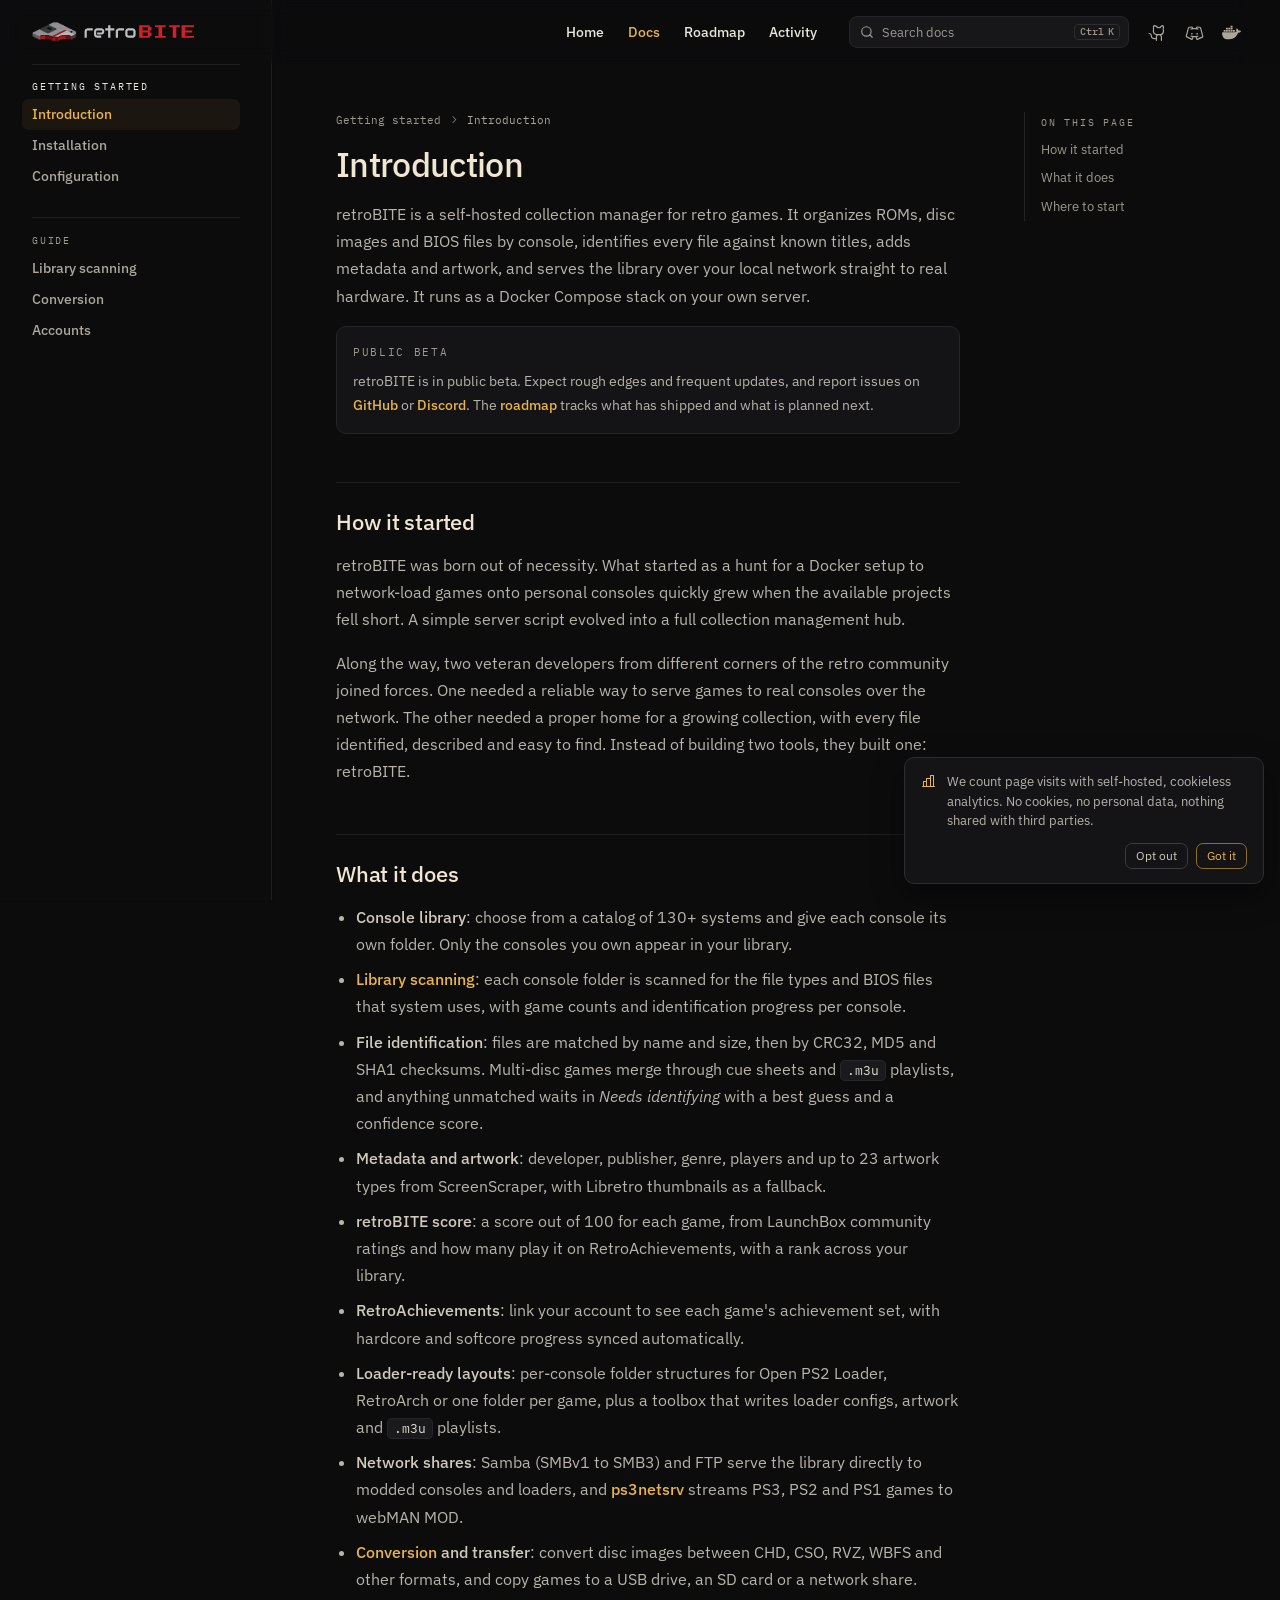
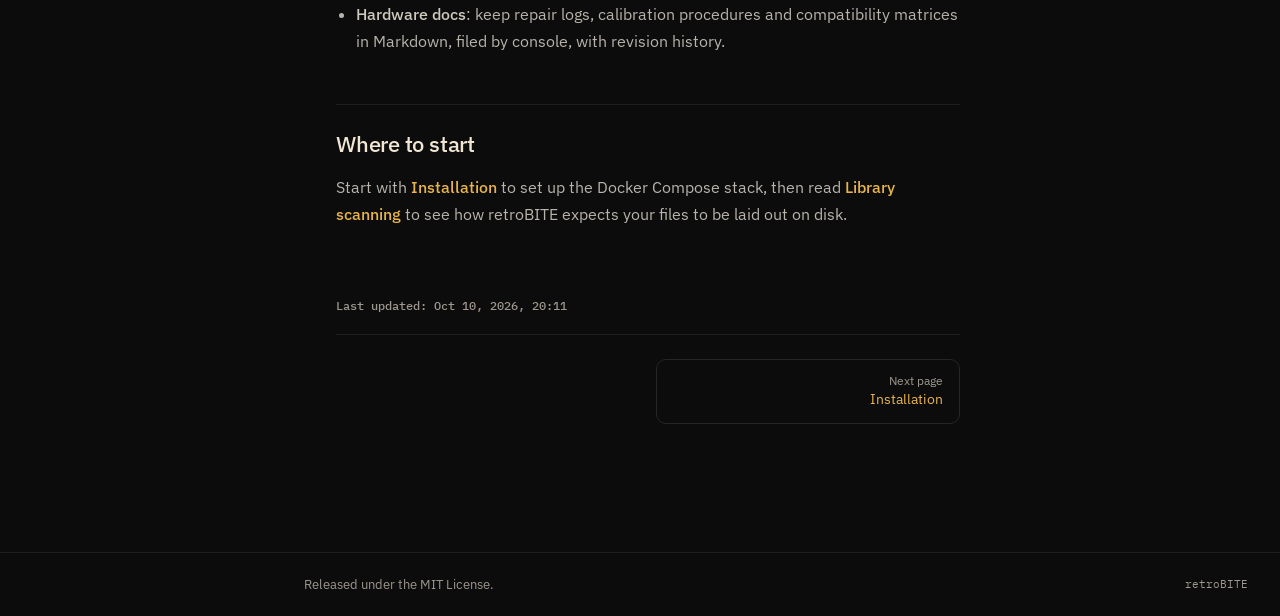
<file: docs/index.html>
<!DOCTYPE html>
<html lang="en" dir="ltr">
  <head>
    <meta charset="utf-8">
    <meta name="viewport" content="width=device-width,initial-scale=1">
    <title>Introduction | retroBITE</title>
    <meta name="description" content="Introduction to retroBITE, a self-hosted collection manager for retro games: how the project started, what it does and where to begin.">
    <meta name="generator" content="VitePress v2.0.0-alpha.20">
    
    <link rel="preload stylesheet" href="/assets/style.B0r1bGW9.css" as="style">
    <script type="module" src="/assets/chunks/metadata.adbce550.js"></script>
    <script type="module" src="/assets/app.ODowEsml.js"></script>
    <link rel="modulepreload" href="/assets/chunks/framework.CW63qgVu.js">
    <link rel="modulepreload" href="/assets/chunks/theme.BbzNlidP.js">
    <link rel="modulepreload" href="/assets/docs_index.md.CYh65t4B.lean.js">
    <link rel="icon" href="/favicon.ico" sizes="48x48">
    <link rel="icon" href="/brand/symbol.svg" type="image/svg+xml">
    <link rel="apple-touch-icon" href="/apple-touch-icon.png">
    <meta name="theme-color" content="#0c0c0d">
    <meta property="og:site_name" content="retroBITE">
    <meta property="og:locale" content="en_US">
    <meta property="og:image" content="https://retrobite.app/og.jpg">
    <meta property="og:image:width" content="1200">
    <meta property="og:image:height" content="630">
    <meta property="og:image:alt" content="retroBITE logo on a CRT television in a pixel-art game room">
    <meta name="twitter:card" content="summary_large_image">
    <meta name="twitter:image" content="https://retrobite.app/og.jpg">
    <script defer data-domain="retrobite.app" src="https://analytics.bitxo.se/js/script.js"></script>
    <link rel="preconnect" href="https://fonts.googleapis.com">
    <link rel="preconnect" href="https://fonts.gstatic.com" crossorigin="">
    <link rel="stylesheet" href="https://fonts.googleapis.com/css2?family=IBM+Plex+Sans:wght@400;500;600&amp;family=IBM+Plex+Mono:wght@400;500&amp;display=swap">
    <script id="check-dark-mode">document.documentElement.classList.add(`dark`);</script>
    <script id="check-mac-os">document.documentElement.classList.toggle(`mac`,/Mac|iPhone|iPod|iPad/i.test(navigator.platform));</script>
    <link rel="canonical" href="https://retrobite.app/docs/">
    <meta property="og:type" content="article">
    <meta property="og:url" content="https://retrobite.app/docs/">
    <meta property="og:title" content="Introduction | retroBITE">
    <meta property="og:description" content="Introduction to retroBITE, a self-hosted collection manager for retro games: how the project started, what it does and where to begin.">
    <meta name="twitter:title" content="Introduction | retroBITE">
    <meta name="twitter:description" content="Introduction to retroBITE, a self-hosted collection manager for retro games: how the project started, what it does and where to begin.">
  </head>
  <body>
    <div id="app"><div class="Layout" data-v-7aa807ef><!--[--><!--]--><!--[--><span tabindex="-1" data-v-426d5ecb></span><a href="#VPContent" class="VPSkipLink visually-hidden" data-v-426d5ecb>Skip to content</a><!--]--><!----><header class="VPNav" data-v-7aa807ef data-v-f733e610><div class="VPNavBar has-sidebar top" data-v-f733e610 data-v-dac69e74><div class="wrapper" data-v-dac69e74><div class="container" data-v-dac69e74><div class="title" data-v-dac69e74><div class="VPNavBarTitle has-sidebar" data-v-dac69e74 data-v-3cb61e0b><a class="title" href="/" data-v-3cb61e0b><!--[--><!--]--><!--[--><img class="VPImage logo" src="/brand/wordmark.svg" alt="retroBITE" data-v-453cd2d1><!--]--><!----><!--[--><!--]--></a></div></div><div class="content" data-v-dac69e74><div class="content-body" data-v-dac69e74><!--[--><!--]--><div class="VPNavBarSearch search" data-v-dac69e74 data-v-b09c5db8><!--[--><button type="button" class="VPNavBarSearchButton" aria-label="Search" aria-keyshortcuts="/ control+k meta+k" data-v-b09c5db8 data-v-573637dc><span class="vpi-search" aria-hidden="true" data-v-573637dc></span><span class="text" data-v-573637dc>Search docs</span><span class="keys" aria-hidden="true" data-v-573637dc><kbd class="key-mod" data-v-573637dc></kbd><kbd class="key-k" data-v-573637dc></kbd></span></button><!----><!--]--></div><nav aria-label="Main Navigation" class="VPNavMenu VPNavBarMenu menu" data-v-dac69e74 data-v-0474edcd><ul class="list" data-v-0474edcd><!--[--><li class="" data-v-0474edcd><a class="VPLink link VPNavMenuLink VPNavBarMenuLink" href="/" data-v-0474edcd data-v-60fe87c8><!--[--><span data-v-60fe87c8>Home</span><!--]--></a></li><li class="" data-v-0474edcd><a class="VPLink link VPNavMenuLink VPNavBarMenuLink active" href="/docs/" aria-current="page" data-v-0474edcd data-v-60fe87c8><!--[--><span data-v-60fe87c8>Docs</span><!--]--></a></li><li class="" data-v-0474edcd><a class="VPLink link VPNavMenuLink VPNavBarMenuLink" href="/roadmap" data-v-0474edcd data-v-60fe87c8><!--[--><span data-v-60fe87c8>Roadmap</span><!--]--></a></li><li class="" data-v-0474edcd><a class="VPLink link VPNavMenuLink VPNavBarMenuLink" href="/activity" data-v-0474edcd data-v-60fe87c8><!--[--><span data-v-60fe87c8>Activity</span><!--]--></a></li><!--]--></ul></nav><!----><!----><!----><!----><!--[--><!--[--><!--[--><div class="nav-social" data-v-e1e4c505><!--[--><a class="link" href="https://github.com/retroBITE-app/retroBITE" target="_blank" rel="noopener" aria-label="retroBITE on GitHub" title="GitHub" data-v-e1e4c505><i class="ph ph-github-logo" data-v-e1e4c505></i><!----><!----></a><a class="link" href="https://discord.gg/EHJAkvJmpu" target="_blank" rel="noopener" aria-label="retroBITE on Discord" title="Discord" data-v-e1e4c505><i class="ph ph-discord-logo" data-v-e1e4c505></i><!----><!----></a><a class="link" href="https://hub.docker.com/u/retrobite" target="_blank" rel="noopener" aria-label="retroBITE on Docker" title="Docker" data-v-e1e4c505><svg class="svg" viewBox="0 0 24 24" aria-hidden="true" data-v-e1e4c505><path fill="currentColor" d="M13.983 11.078h2.119a.186.186 0 0 0 .186-.185V9.006a.186.186 0 0 0-.186-.186h-2.119a.185.185 0 0 0-.185.185v1.888c0 .102.083.185.185.185m-2.954-5.43h2.118a.186.186 0 0 0 .186-.186V3.574a.186.186 0 0 0-.186-.185h-2.118a.185.185 0 0 0-.185.185v1.888c0 .102.082.185.185.185m0 2.716h2.118a.187.187 0 0 0 .186-.186V6.29a.186.186 0 0 0-.186-.185h-2.118a.185.185 0 0 0-.185.185v1.887c0 .102.082.185.185.186m-2.93 0h2.12a.186.186 0 0 0 .184-.186V6.29a.185.185 0 0 0-.185-.185H8.1a.185.185 0 0 0-.185.185v1.887c0 .102.083.185.185.186m-2.964 0h2.119a.186.186 0 0 0 .185-.186V6.29a.185.185 0 0 0-.185-.185H5.136a.186.186 0 0 0-.186.185v1.887c0 .102.084.185.186.186m5.893 2.715h2.118a.186.186 0 0 0 .186-.185V9.006a.186.186 0 0 0-.186-.186h-2.118a.185.185 0 0 0-.185.185v1.888c0 .102.082.185.185.185m-2.93 0h2.12a.185.185 0 0 0 .184-.185V9.006a.185.185 0 0 0-.184-.186h-2.12a.185.185 0 0 0-.184.185v1.888c0 .102.083.185.185.185m-2.964 0h2.119a.185.185 0 0 0 .185-.185V9.006a.185.185 0 0 0-.184-.186h-2.12a.186.186 0 0 0-.186.186v1.887c0 .102.084.185.186.185m-2.92 0h2.12a.185.185 0 0 0 .184-.185V9.006a.185.185 0 0 0-.184-.186h-2.12a.185.185 0 0 0-.184.185v1.888c0 .102.082.185.185.185M23.763 9.89c-.065-.051-.672-.51-1.954-.51q-.508.001-1.01.087c-.248-1.7-1.653-2.53-1.716-2.566l-.344-.199l-.226.327c-.284.438-.49.922-.612 1.43c-.23.97-.09 1.882.403 2.661c-.595.332-1.55.413-1.744.42H.751a.75.75 0 0 0-.75.748a11.4 11.4 0 0 0 .692 4.062c.545 1.428 1.355 2.48 2.41 3.124c1.18.723 3.1 1.137 5.275 1.137a15.7 15.7 0 0 0 2.93-.266a12.3 12.3 0 0 0 3.823-1.389a10.5 10.5 0 0 0 2.61-2.136c1.252-1.418 1.998-2.997 2.553-4.4h.221c1.372 0 2.215-.549 2.68-1.009c.309-.293.55-.65.707-1.046l.098-.288Z" data-v-e1e4c505></path></svg><!----><!----></a><!--]--></div><!--]--><!--]--><!--]--><button type="button" class="VPNavBarHamburger hamburger" aria-label="Menu" aria-expanded="false" data-v-dac69e74 data-v-f895b5e0><span class="container" aria-hidden="true" data-v-f895b5e0><span class="top" data-v-f895b5e0></span><span class="middle" data-v-f895b5e0></span><span class="bottom" data-v-f895b5e0></span></span></button></div></div></div></div><div class="divider" data-v-dac69e74><div class="divider-line" data-v-dac69e74></div></div></div><!----></header><div class="VPLocalNav has-sidebar empty" data-v-7aa807ef data-v-86f10958><div class="container" data-v-86f10958><button type="button" class="menu" aria-expanded="false" aria-controls="VPSidebarNav" data-v-86f10958><span class="vpi-align-left menu-icon" aria-hidden="true" data-v-86f10958></span><span class="menu-text" data-v-86f10958>Menu</span></button><div class="VPLocalNavOutlineDropdown" style="--vp-vh:0px;" data-allow-mismatch="style" data-v-86f10958 data-v-b9336427><button type="button" data-v-b9336427>Return to top</button><!----></div></div></div><aside class="VPSidebar" data-v-7aa807ef data-v-e6e41a9f><div class="curtain" data-v-e6e41a9f></div><nav class="nav" id="VPSidebarNav" aria-labelledby="sidebar-aria-label" tabindex="-1" data-v-e6e41a9f><span class="visually-hidden" id="sidebar-aria-label" data-v-e6e41a9f> Sidebar Navigation </span><!--[--><!--]--><!--[--><div class="no-transition group" data-v-70d1d59e><section class="VPSidebarItem level-0 has-active" data-v-70d1d59e data-v-d6fbf2e2><div class="item" data-v-d6fbf2e2><div class="indicator" data-v-d6fbf2e2></div><h2 class="text" data-v-d6fbf2e2>Getting started</h2><!----></div><ul class="items" data-v-d6fbf2e2><li data-v-d6fbf2e2><!--[--><div class="VPSidebarItem level-1 is-link is-active has-active" data-v-d6fbf2e2><div class="item" data-v-d6fbf2e2><div class="indicator" data-v-d6fbf2e2></div><a class="VPLink link link" href="/docs/" aria-current="page" data-v-d6fbf2e2><!--[--><p class="text" data-v-d6fbf2e2>Introduction</p><!--]--></a><!----></div><!----></div><div class="VPSidebarItem level-1 is-link" data-v-d6fbf2e2><div class="item" data-v-d6fbf2e2><div class="indicator" data-v-d6fbf2e2></div><a class="VPLink link link" href="/docs/getting-started/installation" data-v-d6fbf2e2><!--[--><p class="text" data-v-d6fbf2e2>Installation</p><!--]--></a><!----></div><!----></div><div class="VPSidebarItem level-1 is-link" data-v-d6fbf2e2><div class="item" data-v-d6fbf2e2><div class="indicator" data-v-d6fbf2e2></div><a class="VPLink link link" href="/docs/getting-started/configuration" data-v-d6fbf2e2><!--[--><p class="text" data-v-d6fbf2e2>Configuration</p><!--]--></a><!----></div><!----></div><!--]--></li></ul></section></div><div class="no-transition group" data-v-70d1d59e><section class="VPSidebarItem level-0" data-v-70d1d59e data-v-d6fbf2e2><div class="item" data-v-d6fbf2e2><div class="indicator" data-v-d6fbf2e2></div><h2 class="text" data-v-d6fbf2e2>Guide</h2><!----></div><ul class="items" data-v-d6fbf2e2><li data-v-d6fbf2e2><!--[--><div class="VPSidebarItem level-1 is-link" data-v-d6fbf2e2><div class="item" data-v-d6fbf2e2><div class="indicator" data-v-d6fbf2e2></div><a class="VPLink link link" href="/docs/guide/library-scanning" data-v-d6fbf2e2><!--[--><p class="text" data-v-d6fbf2e2>Library scanning</p><!--]--></a><!----></div><!----></div><div class="VPSidebarItem level-1 is-link" data-v-d6fbf2e2><div class="item" data-v-d6fbf2e2><div class="indicator" data-v-d6fbf2e2></div><a class="VPLink link link" href="/docs/guide/conversion" data-v-d6fbf2e2><!--[--><p class="text" data-v-d6fbf2e2>Conversion</p><!--]--></a><!----></div><!----></div><div class="VPSidebarItem level-1 is-link" data-v-d6fbf2e2><div class="item" data-v-d6fbf2e2><div class="indicator" data-v-d6fbf2e2></div><a class="VPLink link link" href="/docs/guide/accounts" data-v-d6fbf2e2><!--[--><p class="text" data-v-d6fbf2e2>Accounts</p><!--]--></a><!----></div><!----></div><!--]--></li></ul></section></div><!--]--><!--[--><!--]--></nav></aside><div class="VPContent has-sidebar" id="VPContent" data-v-7aa807ef data-v-b934d83e><div class="VPDoc has-sidebar has-aside" data-v-b934d83e data-v-e0c79c31><!--[--><!--]--><div class="container" data-v-e0c79c31><div class="aside" data-v-e0c79c31><div class="aside-curtain" data-v-e0c79c31></div><div class="aside-container" data-v-e0c79c31><div class="aside-content" data-v-e0c79c31><div class="VPDocAside" data-v-e0c79c31 data-v-117643ad><!--[--><!--]--><!--[--><!--]--><nav aria-labelledby="doc-outline-aria-label" class="VPDocAsideOutline" data-v-117643ad data-v-230a2956><div class="content" data-v-230a2956><div class="outline-marker" data-v-230a2956></div><div aria-level="2" class="outline-title" id="doc-outline-aria-label" role="heading" data-v-230a2956>On this page</div><ul class="VPDocOutlineItem root" data-v-230a2956 data-v-a7228af7><!--[--><!--]--></ul></div></nav><!--[--><!--]--><div class="spacer" data-v-117643ad></div><!--[--><!--]--><!----><!--[--><!--]--><!--[--><!--]--></div></div></div></div><div class="content" data-v-e0c79c31><div class="content-container" data-v-e0c79c31><!--[--><!--[--><!--[--><div class="doc-breadcrumb" data-v-c3f23cc3>Getting started<i class="ph ph-caret-right" data-v-c3f23cc3></i><span data-v-c3f23cc3>Introduction</span></div><!--]--><!--]--><!--]--><main class="main" data-v-e0c79c31><div style="position:relative;" class="vp-doc _docs_" data-v-e0c79c31><div><h1 id="introduction" tabindex="-1">Introduction <a class="header-anchor" href="#introduction" aria-label="Permalink to “Introduction”">​</a></h1><p>retroBITE is a self-hosted collection manager for retro games. It organizes ROMs, disc images and BIOS files by console, identifies every file against known titles, adds metadata and artwork, and serves the library over your local network straight to real hardware. It runs as a Docker Compose stack on your own server.</p><div class="info custom-block"><p class="custom-block-title">Public beta</p><p>retroBITE is in public beta. Expect rough edges and frequent updates, and report issues on <a href="https://github.com/retroBITE-app/retroBITE/issues" target="_blank" rel="noreferrer">GitHub</a> or <a href="https://discord.gg/EHJAkvJmpu" target="_blank" rel="noreferrer">Discord</a>. The <a href="/roadmap">roadmap</a> tracks what has shipped and what is planned next.</p></div><h2 id="how-it-started" tabindex="-1">How it started <a class="header-anchor" href="#how-it-started" aria-label="Permalink to “How it started”">​</a></h2><p>retroBITE was born out of necessity. What started as a hunt for a Docker setup to network-load games onto personal consoles quickly grew when the available projects fell short. A simple server script evolved into a full collection management hub.</p><p>Along the way, two veteran developers from different corners of the retro community joined forces. One needed a reliable way to serve games to real consoles over the network. The other needed a proper home for a growing collection, with every file identified, described and easy to find. Instead of building two tools, they built one: retroBITE.</p><h2 id="what-it-does" tabindex="-1">What it does <a class="header-anchor" href="#what-it-does" aria-label="Permalink to “What it does”">​</a></h2><ul><li><strong>Console library</strong>: choose from a catalog of 130+ systems and give each console its own folder. Only the consoles you own appear in your library.</li><li><strong><a href="./guide/library-scanning">Library scanning</a></strong>: each console folder is scanned for the file types and BIOS files that system uses, with game counts and identification progress per console.</li><li><strong>File identification</strong>: files are matched by name and size, then by CRC32, MD5 and SHA1 checksums. Multi-disc games merge through cue sheets and <code>.m3u</code> playlists, and anything unmatched waits in <em>Needs identifying</em> with a best guess and a confidence score.</li><li><strong>Metadata and artwork</strong>: developer, publisher, genre, players and up to 23 artwork types from ScreenScraper, with Libretro thumbnails as a fallback.</li><li><strong>retroBITE score</strong>: a score out of 100 for each game, from LaunchBox community ratings and how many play it on RetroAchievements, with a rank across your library.</li><li><strong>RetroAchievements</strong>: link your account to see each game&#39;s achievement set, with hardcore and softcore progress synced automatically.</li><li><strong>Loader-ready layouts</strong>: per-console folder structures for Open PS2 Loader, RetroArch or one folder per game, plus a toolbox that writes loader configs, artwork and <code>.m3u</code> playlists.</li><li><strong>Network shares</strong>: Samba (SMBv1 to SMB3) and FTP serve the library directly to modded consoles and loaders, and <a href="./getting-started/configuration#ps3netsrv">ps3netsrv</a> streams PS3, PS2 and PS1 games to webMAN MOD.</li><li><strong><a href="./guide/conversion">Conversion</a> and transfer</strong>: convert disc images between CHD, CSO, RVZ, WBFS and other formats, and copy games to a USB drive, an SD card or a network share.</li><li><strong>Hardware docs</strong>: keep repair logs, calibration procedures and compatibility matrices in Markdown, filed by console, with revision history.</li></ul><h2 id="where-to-start" tabindex="-1">Where to start <a class="header-anchor" href="#where-to-start" aria-label="Permalink to “Where to start”">​</a></h2><p>Start with <a href="./getting-started/installation">Installation</a> to set up the Docker Compose stack, then read <a href="./guide/library-scanning">Library scanning</a> to see how retroBITE expects your files to be laid out on disk.</p></div></div></main><footer class="VPDocFooter" data-v-e0c79c31 data-v-b328ff8a><!--[--><!--]--><div class="edit-info" data-v-b328ff8a><!----><div class="last-updated" data-v-b328ff8a><p class="VPLastUpdated" data-v-b328ff8a data-v-a94c41c2>Last updated: <time datetime="2026-10-10T20:11:15.000Z" data-v-a94c41c2></time></p></div></div><nav class="prev-next" aria-labelledby="doc-footer-aria-label" data-v-b328ff8a><span class="visually-hidden" id="doc-footer-aria-label" data-v-b328ff8a>Pager</span><div class="pager" data-v-b328ff8a><!----></div><div class="pager" data-v-b328ff8a><a class="VPLink link pager-link next" href="/docs/getting-started/installation" data-v-b328ff8a><!--[--><span class="desc" data-v-b328ff8a>Next page</span><span class="title" data-v-b328ff8a>Installation</span><!--]--></a></div></nav></footer><!--[--><!--]--></div></div></div><!--[--><!--]--></div></div><!----><!--[--><footer class="site-footer" data-v-b5a50b47><div class="rb-wrap inner" data-v-b5a50b47><span data-v-b5a50b47>Released under the MIT License.</span><span class="rb-mono meta" data-v-b5a50b47>retroBITE</span></div></footer><!----><!--]--></div></div>
    
    
  </body>
</html>
</file>
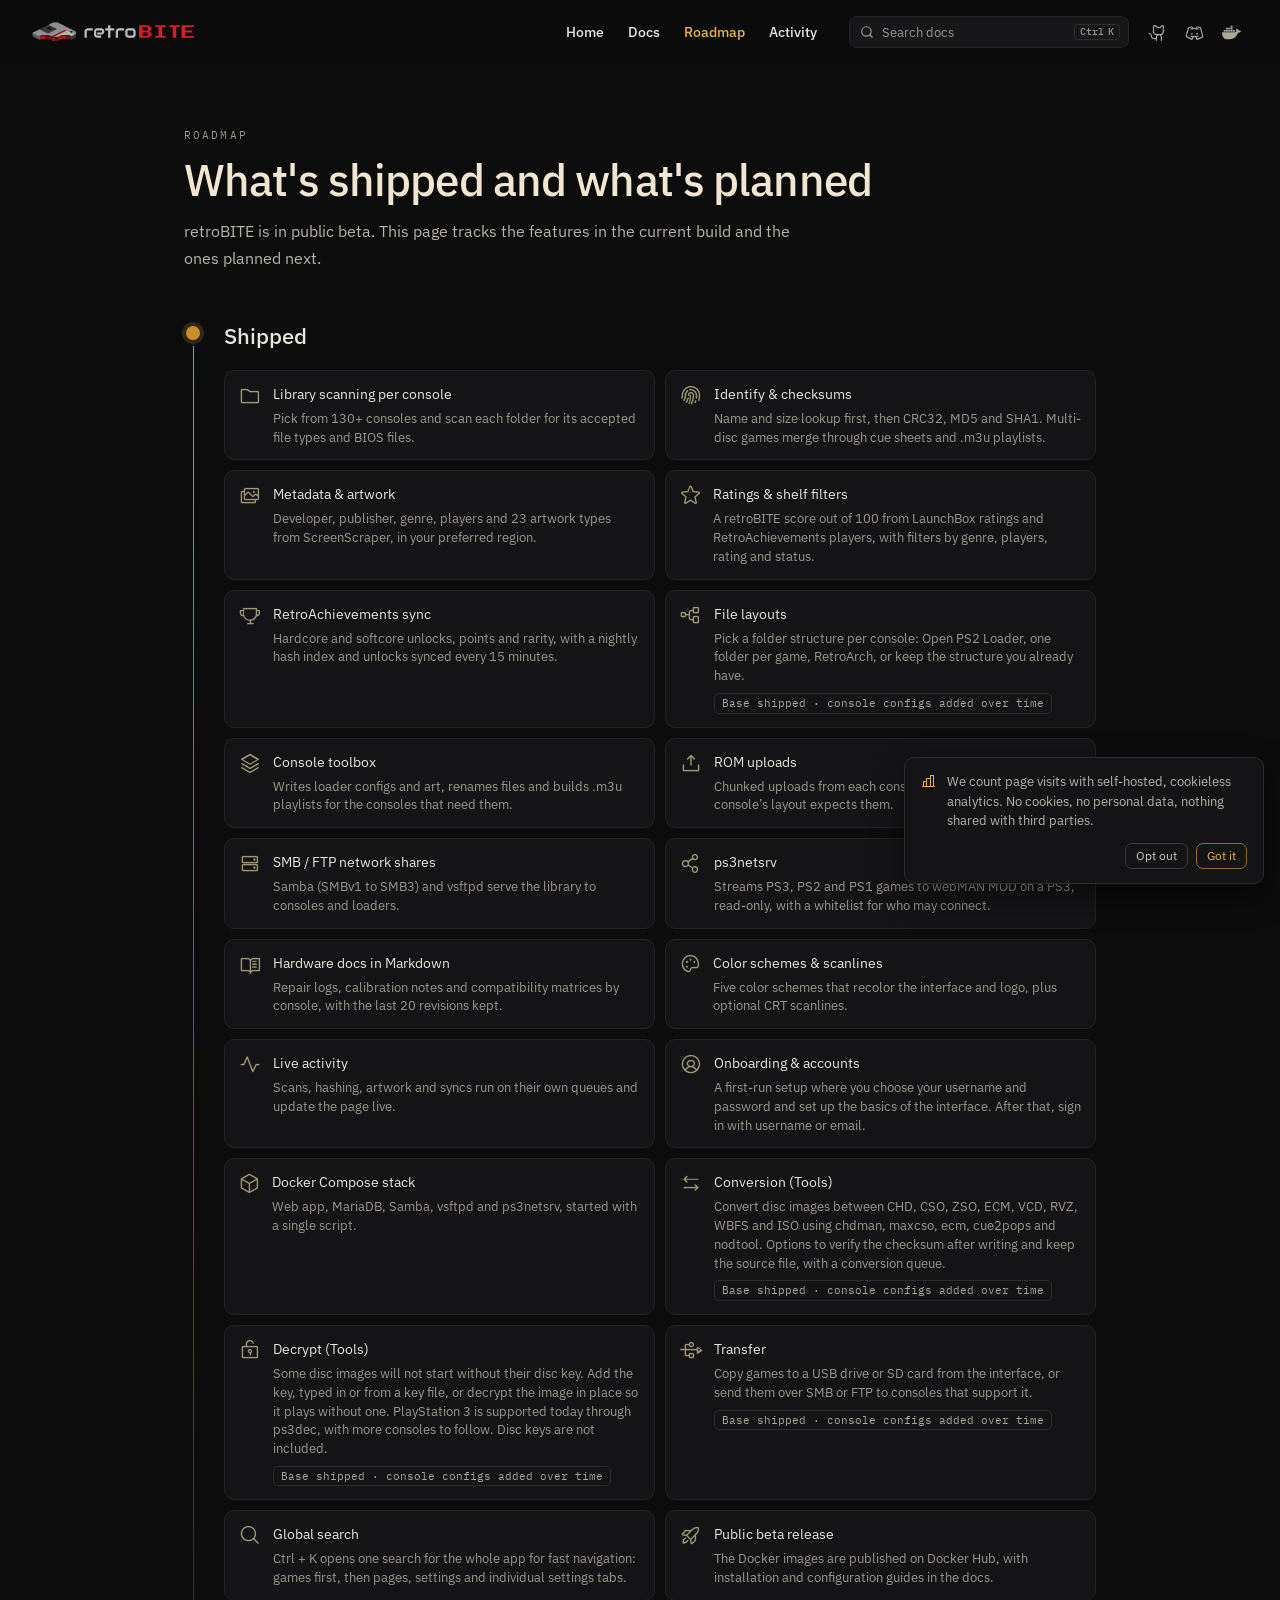
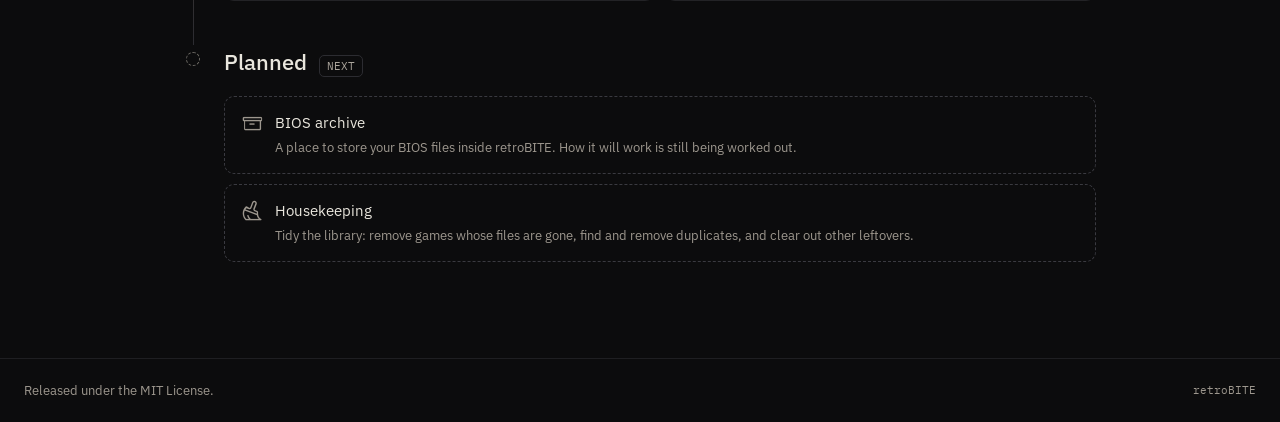
<file: roadmap.html>
<!DOCTYPE html>
<html lang="en" dir="ltr">
  <head>
    <meta charset="utf-8">
    <meta name="viewport" content="width=device-width,initial-scale=1">
    <title>Roadmap | retroBITE</title>
    <meta name="description" content="What's shipped in retroBITE and what's planned next: retroBITE is in public beta with disc image conversion, transfers and global search, and a BIOS archive and housekeeping still to come.">
    <meta name="generator" content="VitePress v2.0.0-alpha.20">
    
    <link rel="preload stylesheet" href="/assets/style.B0r1bGW9.css" as="style">
    <script type="module" src="/assets/chunks/metadata.adbce550.js"></script>
    <script type="module" src="/assets/app.ODowEsml.js"></script>
    <link rel="modulepreload" href="/assets/chunks/framework.CW63qgVu.js">
    <link rel="modulepreload" href="/assets/chunks/theme.BbzNlidP.js">
    <link rel="modulepreload" href="/assets/roadmap.md.D5uQiLZF.lean.js">
    <link rel="icon" href="/favicon.ico" sizes="48x48">
    <link rel="icon" href="/brand/symbol.svg" type="image/svg+xml">
    <link rel="apple-touch-icon" href="/apple-touch-icon.png">
    <meta name="theme-color" content="#0c0c0d">
    <meta property="og:site_name" content="retroBITE">
    <meta property="og:locale" content="en_US">
    <meta property="og:image" content="https://retrobite.app/og.jpg">
    <meta property="og:image:width" content="1200">
    <meta property="og:image:height" content="630">
    <meta property="og:image:alt" content="retroBITE logo on a CRT television in a pixel-art game room">
    <meta name="twitter:card" content="summary_large_image">
    <meta name="twitter:image" content="https://retrobite.app/og.jpg">
    <script defer data-domain="retrobite.app" src="https://analytics.bitxo.se/js/script.js"></script>
    <link rel="preconnect" href="https://fonts.googleapis.com">
    <link rel="preconnect" href="https://fonts.gstatic.com" crossorigin="">
    <link rel="stylesheet" href="https://fonts.googleapis.com/css2?family=IBM+Plex+Sans:wght@400;500;600&amp;family=IBM+Plex+Mono:wght@400;500&amp;display=swap">
    <script id="check-dark-mode">document.documentElement.classList.add(`dark`);</script>
    <script id="check-mac-os">document.documentElement.classList.toggle(`mac`,/Mac|iPhone|iPod|iPad/i.test(navigator.platform));</script>
    <link rel="canonical" href="https://retrobite.app/roadmap">
    <meta property="og:type" content="article">
    <meta property="og:url" content="https://retrobite.app/roadmap">
    <meta property="og:title" content="Roadmap | retroBITE">
    <meta property="og:description" content="What's shipped in retroBITE and what's planned next: retroBITE is in public beta with disc image conversion, transfers and global search, and a BIOS archive and housekeeping still to come.">
    <meta name="twitter:title" content="Roadmap | retroBITE">
    <meta name="twitter:description" content="What's shipped in retroBITE and what's planned next: retroBITE is in public beta with disc image conversion, transfers and global search, and a BIOS archive and housekeeping still to come.">
  </head>
  <body>
    <div id="app"><div class="Layout" data-v-7aa807ef><!--[--><!--]--><!--[--><span tabindex="-1" data-v-426d5ecb></span><a href="#VPContent" class="VPSkipLink visually-hidden" data-v-426d5ecb>Skip to content</a><!--]--><!----><header class="VPNav" data-v-7aa807ef data-v-f733e610><div class="VPNavBar top" data-v-f733e610 data-v-dac69e74><div class="wrapper" data-v-dac69e74><div class="container" data-v-dac69e74><div class="title" data-v-dac69e74><div class="VPNavBarTitle" data-v-dac69e74 data-v-3cb61e0b><a class="title" href="/" data-v-3cb61e0b><!--[--><!--]--><!--[--><img class="VPImage logo" src="/brand/wordmark.svg" alt="retroBITE" data-v-453cd2d1><!--]--><!----><!--[--><!--]--></a></div></div><div class="content" data-v-dac69e74><div class="content-body" data-v-dac69e74><!--[--><!--]--><div class="VPNavBarSearch search" data-v-dac69e74 data-v-b09c5db8><!--[--><button type="button" class="VPNavBarSearchButton" aria-label="Search" aria-keyshortcuts="/ control+k meta+k" data-v-b09c5db8 data-v-573637dc><span class="vpi-search" aria-hidden="true" data-v-573637dc></span><span class="text" data-v-573637dc>Search docs</span><span class="keys" aria-hidden="true" data-v-573637dc><kbd class="key-mod" data-v-573637dc></kbd><kbd class="key-k" data-v-573637dc></kbd></span></button><!----><!--]--></div><nav aria-label="Main Navigation" class="VPNavMenu VPNavBarMenu menu" data-v-dac69e74 data-v-0474edcd><ul class="list" data-v-0474edcd><!--[--><li class="" data-v-0474edcd><a class="VPLink link VPNavMenuLink VPNavBarMenuLink" href="/" data-v-0474edcd data-v-60fe87c8><!--[--><span data-v-60fe87c8>Home</span><!--]--></a></li><li class="" data-v-0474edcd><a class="VPLink link VPNavMenuLink VPNavBarMenuLink" href="/docs/" data-v-0474edcd data-v-60fe87c8><!--[--><span data-v-60fe87c8>Docs</span><!--]--></a></li><li class="" data-v-0474edcd><a class="VPLink link VPNavMenuLink VPNavBarMenuLink active" href="/roadmap" aria-current="page" data-v-0474edcd data-v-60fe87c8><!--[--><span data-v-60fe87c8>Roadmap</span><!--]--></a></li><li class="" data-v-0474edcd><a class="VPLink link VPNavMenuLink VPNavBarMenuLink" href="/activity" data-v-0474edcd data-v-60fe87c8><!--[--><span data-v-60fe87c8>Activity</span><!--]--></a></li><!--]--></ul></nav><!----><!----><!----><!----><!--[--><!--[--><!--[--><div class="nav-social" data-v-e1e4c505><!--[--><a class="link" href="https://github.com/retroBITE-app/retroBITE" target="_blank" rel="noopener" aria-label="retroBITE on GitHub" title="GitHub" data-v-e1e4c505><i class="ph ph-github-logo" data-v-e1e4c505></i><!----><!----></a><a class="link" href="https://discord.gg/EHJAkvJmpu" target="_blank" rel="noopener" aria-label="retroBITE on Discord" title="Discord" data-v-e1e4c505><i class="ph ph-discord-logo" data-v-e1e4c505></i><!----><!----></a><a class="link" href="https://hub.docker.com/u/retrobite" target="_blank" rel="noopener" aria-label="retroBITE on Docker" title="Docker" data-v-e1e4c505><svg class="svg" viewBox="0 0 24 24" aria-hidden="true" data-v-e1e4c505><path fill="currentColor" d="M13.983 11.078h2.119a.186.186 0 0 0 .186-.185V9.006a.186.186 0 0 0-.186-.186h-2.119a.185.185 0 0 0-.185.185v1.888c0 .102.083.185.185.185m-2.954-5.43h2.118a.186.186 0 0 0 .186-.186V3.574a.186.186 0 0 0-.186-.185h-2.118a.185.185 0 0 0-.185.185v1.888c0 .102.082.185.185.185m0 2.716h2.118a.187.187 0 0 0 .186-.186V6.29a.186.186 0 0 0-.186-.185h-2.118a.185.185 0 0 0-.185.185v1.887c0 .102.082.185.185.186m-2.93 0h2.12a.186.186 0 0 0 .184-.186V6.29a.185.185 0 0 0-.185-.185H8.1a.185.185 0 0 0-.185.185v1.887c0 .102.083.185.185.186m-2.964 0h2.119a.186.186 0 0 0 .185-.186V6.29a.185.185 0 0 0-.185-.185H5.136a.186.186 0 0 0-.186.185v1.887c0 .102.084.185.186.186m5.893 2.715h2.118a.186.186 0 0 0 .186-.185V9.006a.186.186 0 0 0-.186-.186h-2.118a.185.185 0 0 0-.185.185v1.888c0 .102.082.185.185.185m-2.93 0h2.12a.185.185 0 0 0 .184-.185V9.006a.185.185 0 0 0-.184-.186h-2.12a.185.185 0 0 0-.184.185v1.888c0 .102.083.185.185.185m-2.964 0h2.119a.185.185 0 0 0 .185-.185V9.006a.185.185 0 0 0-.184-.186h-2.12a.186.186 0 0 0-.186.186v1.887c0 .102.084.185.186.185m-2.92 0h2.12a.185.185 0 0 0 .184-.185V9.006a.185.185 0 0 0-.184-.186h-2.12a.185.185 0 0 0-.184.185v1.888c0 .102.082.185.185.185M23.763 9.89c-.065-.051-.672-.51-1.954-.51q-.508.001-1.01.087c-.248-1.7-1.653-2.53-1.716-2.566l-.344-.199l-.226.327c-.284.438-.49.922-.612 1.43c-.23.97-.09 1.882.403 2.661c-.595.332-1.55.413-1.744.42H.751a.75.75 0 0 0-.75.748a11.4 11.4 0 0 0 .692 4.062c.545 1.428 1.355 2.48 2.41 3.124c1.18.723 3.1 1.137 5.275 1.137a15.7 15.7 0 0 0 2.93-.266a12.3 12.3 0 0 0 3.823-1.389a10.5 10.5 0 0 0 2.61-2.136c1.252-1.418 1.998-2.997 2.553-4.4h.221c1.372 0 2.215-.549 2.68-1.009c.309-.293.55-.65.707-1.046l.098-.288Z" data-v-e1e4c505></path></svg><!----><!----></a><!--]--></div><!--]--><!--]--><!--]--><button type="button" class="VPNavBarHamburger hamburger" aria-label="Menu" aria-expanded="false" data-v-dac69e74 data-v-f895b5e0><span class="container" aria-hidden="true" data-v-f895b5e0><span class="top" data-v-f895b5e0></span><span class="middle" data-v-f895b5e0></span><span class="bottom" data-v-f895b5e0></span></span></button></div></div></div></div><div class="divider" data-v-dac69e74><div class="divider-line" data-v-dac69e74></div></div></div><!----></header><div class="VPLocalNav empty fixed" data-v-7aa807ef data-v-86f10958><div class="container" data-v-86f10958><!----><div class="VPLocalNavOutlineDropdown" style="--vp-vh:0px;" data-allow-mismatch="style" data-v-86f10958 data-v-b9336427><button type="button" data-v-b9336427>Return to top</button><!----></div></div></div><!----><div class="VPContent" id="VPContent" data-v-7aa807ef data-v-b934d83e><div class="VPPage" data-v-b934d83e><!--[--><!--]--><div style="position:relative;"><div><div class="rb-page roadmap" data-v-6a0dd9bc><div class="rb-kicker" data-v-6a0dd9bc>ROADMAP</div><h1 data-v-6a0dd9bc>What&#39;s shipped and what&#39;s planned</h1><p class="lead" data-v-6a0dd9bc> retroBITE is in public beta. This page tracks the features in the current build and the ones planned next. </p><div class="timeline" data-v-6a0dd9bc><div class="stage" data-v-6a0dd9bc><div class="rail" data-v-6a0dd9bc><span class="node done" data-v-6a0dd9bc></span><span class="line" data-v-6a0dd9bc></span></div><div class="content shipped" data-v-6a0dd9bc><div class="head" data-v-6a0dd9bc><span class="label" data-v-6a0dd9bc>Shipped</span></div><div class="grid" data-v-6a0dd9bc><!--[--><div class="card" data-v-6a0dd9bc><i class="ph ph-folder-simple" data-v-6a0dd9bc></i><div data-v-6a0dd9bc><div class="name" data-v-6a0dd9bc>Library scanning per console</div><div class="desc" data-v-6a0dd9bc>Pick from 130+ consoles and scan each folder for its accepted file types and BIOS files.</div><!----></div></div><div class="card" data-v-6a0dd9bc><i class="ph ph-fingerprint" data-v-6a0dd9bc></i><div data-v-6a0dd9bc><div class="name" data-v-6a0dd9bc>Identify &amp; checksums</div><div class="desc" data-v-6a0dd9bc>Name and size lookup first, then CRC32, MD5 and SHA1. Multi-disc games merge through cue sheets and .m3u playlists.</div><!----></div></div><div class="card" data-v-6a0dd9bc><i class="ph ph-images" data-v-6a0dd9bc></i><div data-v-6a0dd9bc><div class="name" data-v-6a0dd9bc>Metadata &amp; artwork</div><div class="desc" data-v-6a0dd9bc>Developer, publisher, genre, players and 23 artwork types from ScreenScraper, in your preferred region.</div><!----></div></div><div class="card" data-v-6a0dd9bc><i class="ph ph-star" data-v-6a0dd9bc></i><div data-v-6a0dd9bc><div class="name" data-v-6a0dd9bc>Ratings &amp; shelf filters</div><div class="desc" data-v-6a0dd9bc>A retroBITE score out of 100 from LaunchBox ratings and RetroAchievements players, with filters by genre, players, rating and status.</div><!----></div></div><div class="card" data-v-6a0dd9bc><i class="ph ph-trophy" data-v-6a0dd9bc></i><div data-v-6a0dd9bc><div class="name" data-v-6a0dd9bc>RetroAchievements sync</div><div class="desc" data-v-6a0dd9bc>Hardcore and softcore unlocks, points and rarity, with a nightly hash index and unlocks synced every 15 minutes.</div><!----></div></div><div class="card" data-v-6a0dd9bc><i class="ph ph-tree-structure" data-v-6a0dd9bc></i><div data-v-6a0dd9bc><div class="name" data-v-6a0dd9bc>File layouts</div><div class="desc" data-v-6a0dd9bc>Pick a folder structure per console: Open PS2 Loader, one folder per game, RetroArch, or keep the structure you already have.</div><div class="rb-mono note" data-v-6a0dd9bc>Base shipped · console configs added over time</div></div></div><div class="card" data-v-6a0dd9bc><i class="ph ph-stack" data-v-6a0dd9bc></i><div data-v-6a0dd9bc><div class="name" data-v-6a0dd9bc>Console toolbox</div><div class="desc" data-v-6a0dd9bc>Writes loader configs and art, renames files and builds .m3u playlists for the consoles that need them.</div><!----></div></div><div class="card" data-v-6a0dd9bc><i class="ph ph-upload-simple" data-v-6a0dd9bc></i><div data-v-6a0dd9bc><div class="name" data-v-6a0dd9bc>ROM uploads</div><div class="desc" data-v-6a0dd9bc>Chunked uploads from each console’s shelf, placed where the console’s layout expects them.</div><!----></div></div><div class="card" data-v-6a0dd9bc><i class="ph ph-hard-drives" data-v-6a0dd9bc></i><div data-v-6a0dd9bc><div class="name" data-v-6a0dd9bc>SMB / FTP network shares</div><div class="desc" data-v-6a0dd9bc>Samba (SMBv1 to SMB3) and vsftpd serve the library to consoles and loaders.</div><!----></div></div><div class="card" data-v-6a0dd9bc><i class="ph ph-share-network" data-v-6a0dd9bc></i><div data-v-6a0dd9bc><div class="name" data-v-6a0dd9bc>ps3netsrv</div><div class="desc" data-v-6a0dd9bc>Streams PS3, PS2 and PS1 games to webMAN MOD on a PS3, read-only, with a whitelist for who may connect.</div><!----></div></div><div class="card" data-v-6a0dd9bc><i class="ph ph-book-open-text" data-v-6a0dd9bc></i><div data-v-6a0dd9bc><div class="name" data-v-6a0dd9bc>Hardware docs in Markdown</div><div class="desc" data-v-6a0dd9bc>Repair logs, calibration notes and compatibility matrices by console, with the last 20 revisions kept.</div><!----></div></div><div class="card" data-v-6a0dd9bc><i class="ph ph-palette" data-v-6a0dd9bc></i><div data-v-6a0dd9bc><div class="name" data-v-6a0dd9bc>Color schemes &amp; scanlines</div><div class="desc" data-v-6a0dd9bc>Five color schemes that recolor the interface and logo, plus optional CRT scanlines.</div><!----></div></div><div class="card" data-v-6a0dd9bc><i class="ph ph-pulse" data-v-6a0dd9bc></i><div data-v-6a0dd9bc><div class="name" data-v-6a0dd9bc>Live activity</div><div class="desc" data-v-6a0dd9bc>Scans, hashing, artwork and syncs run on their own queues and update the page live.</div><!----></div></div><div class="card" data-v-6a0dd9bc><i class="ph ph-user-circle" data-v-6a0dd9bc></i><div data-v-6a0dd9bc><div class="name" data-v-6a0dd9bc>Onboarding &amp; accounts</div><div class="desc" data-v-6a0dd9bc>A first-run setup where you choose your username and password and set up the basics of the interface. After that, sign in with username or email.</div><!----></div></div><div class="card" data-v-6a0dd9bc><i class="ph ph-cube" data-v-6a0dd9bc></i><div data-v-6a0dd9bc><div class="name" data-v-6a0dd9bc>Docker Compose stack</div><div class="desc" data-v-6a0dd9bc>Web app, MariaDB, Samba, vsftpd and ps3netsrv, started with a single script.</div><!----></div></div><div class="card" data-v-6a0dd9bc><i class="ph ph-arrows-left-right" data-v-6a0dd9bc></i><div data-v-6a0dd9bc><div class="name" data-v-6a0dd9bc>Conversion (Tools)</div><div class="desc" data-v-6a0dd9bc>Convert disc images between CHD, CSO, ZSO, ECM, VCD, RVZ, WBFS and ISO using chdman, maxcso, ecm, cue2pops and nodtool. Options to verify the checksum after writing and keep the source file, with a conversion queue.</div><div class="rb-mono note" data-v-6a0dd9bc>Base shipped · console configs added over time</div></div></div><div class="card" data-v-6a0dd9bc><i class="ph ph-lock-key-open" data-v-6a0dd9bc></i><div data-v-6a0dd9bc><div class="name" data-v-6a0dd9bc>Decrypt (Tools)</div><div class="desc" data-v-6a0dd9bc>Some disc images will not start without their disc key. Add the key, typed in or from a key file, or decrypt the image in place so it plays without one. PlayStation 3 is supported today through ps3dec, with more consoles to follow. Disc keys are not included.</div><div class="rb-mono note" data-v-6a0dd9bc>Base shipped · console configs added over time</div></div></div><div class="card" data-v-6a0dd9bc><i class="ph ph-usb" data-v-6a0dd9bc></i><div data-v-6a0dd9bc><div class="name" data-v-6a0dd9bc>Transfer</div><div class="desc" data-v-6a0dd9bc>Copy games to a USB drive or SD card from the interface, or send them over SMB or FTP to consoles that support it.</div><div class="rb-mono note" data-v-6a0dd9bc>Base shipped · console configs added over time</div></div></div><div class="card" data-v-6a0dd9bc><i class="ph ph-magnifying-glass" data-v-6a0dd9bc></i><div data-v-6a0dd9bc><div class="name" data-v-6a0dd9bc>Global search</div><div class="desc" data-v-6a0dd9bc>Ctrl + K opens one search for the whole app for fast navigation: games first, then pages, settings and individual settings tabs.</div><!----></div></div><div class="card" data-v-6a0dd9bc><i class="ph ph-rocket-launch" data-v-6a0dd9bc></i><div data-v-6a0dd9bc><div class="name" data-v-6a0dd9bc>Public beta release</div><div class="desc" data-v-6a0dd9bc>The Docker images are published on Docker Hub, with installation and configuration guides in the docs.</div><!----></div></div><!--]--></div></div></div><div class="stage" data-v-6a0dd9bc><div class="rail" data-v-6a0dd9bc><span class="node next" data-v-6a0dd9bc></span></div><div class="content" data-v-6a0dd9bc><div class="head" data-v-6a0dd9bc><span class="label" data-v-6a0dd9bc>Planned</span><span class="rb-mono tag" data-v-6a0dd9bc>NEXT</span></div><div class="stack" data-v-6a0dd9bc><!--[--><div class="card dashed" data-v-6a0dd9bc><i class="ph ph-archive" data-v-6a0dd9bc></i><div data-v-6a0dd9bc><div class="name" data-v-6a0dd9bc>BIOS archive</div><div class="desc" data-v-6a0dd9bc>A place to store your BIOS files inside retroBITE. How it will work is still being worked out.</div></div></div><div class="card dashed" data-v-6a0dd9bc><i class="ph ph-broom" data-v-6a0dd9bc></i><div data-v-6a0dd9bc><div class="name" data-v-6a0dd9bc>Housekeeping</div><div class="desc" data-v-6a0dd9bc>Tidy the library: remove games whose files are gone, find and remove duplicates, and clear out other leftovers.</div></div></div><!--]--></div></div></div></div></div></div></div><!--[--><!--]--></div></div><!----><!--[--><footer class="site-footer" data-v-b5a50b47><div class="rb-wrap inner" data-v-b5a50b47><span data-v-b5a50b47>Released under the MIT License.</span><span class="rb-mono meta" data-v-b5a50b47>retroBITE</span></div></footer><!----><!--]--></div></div>
    
    
  </body>
</html>
</file>
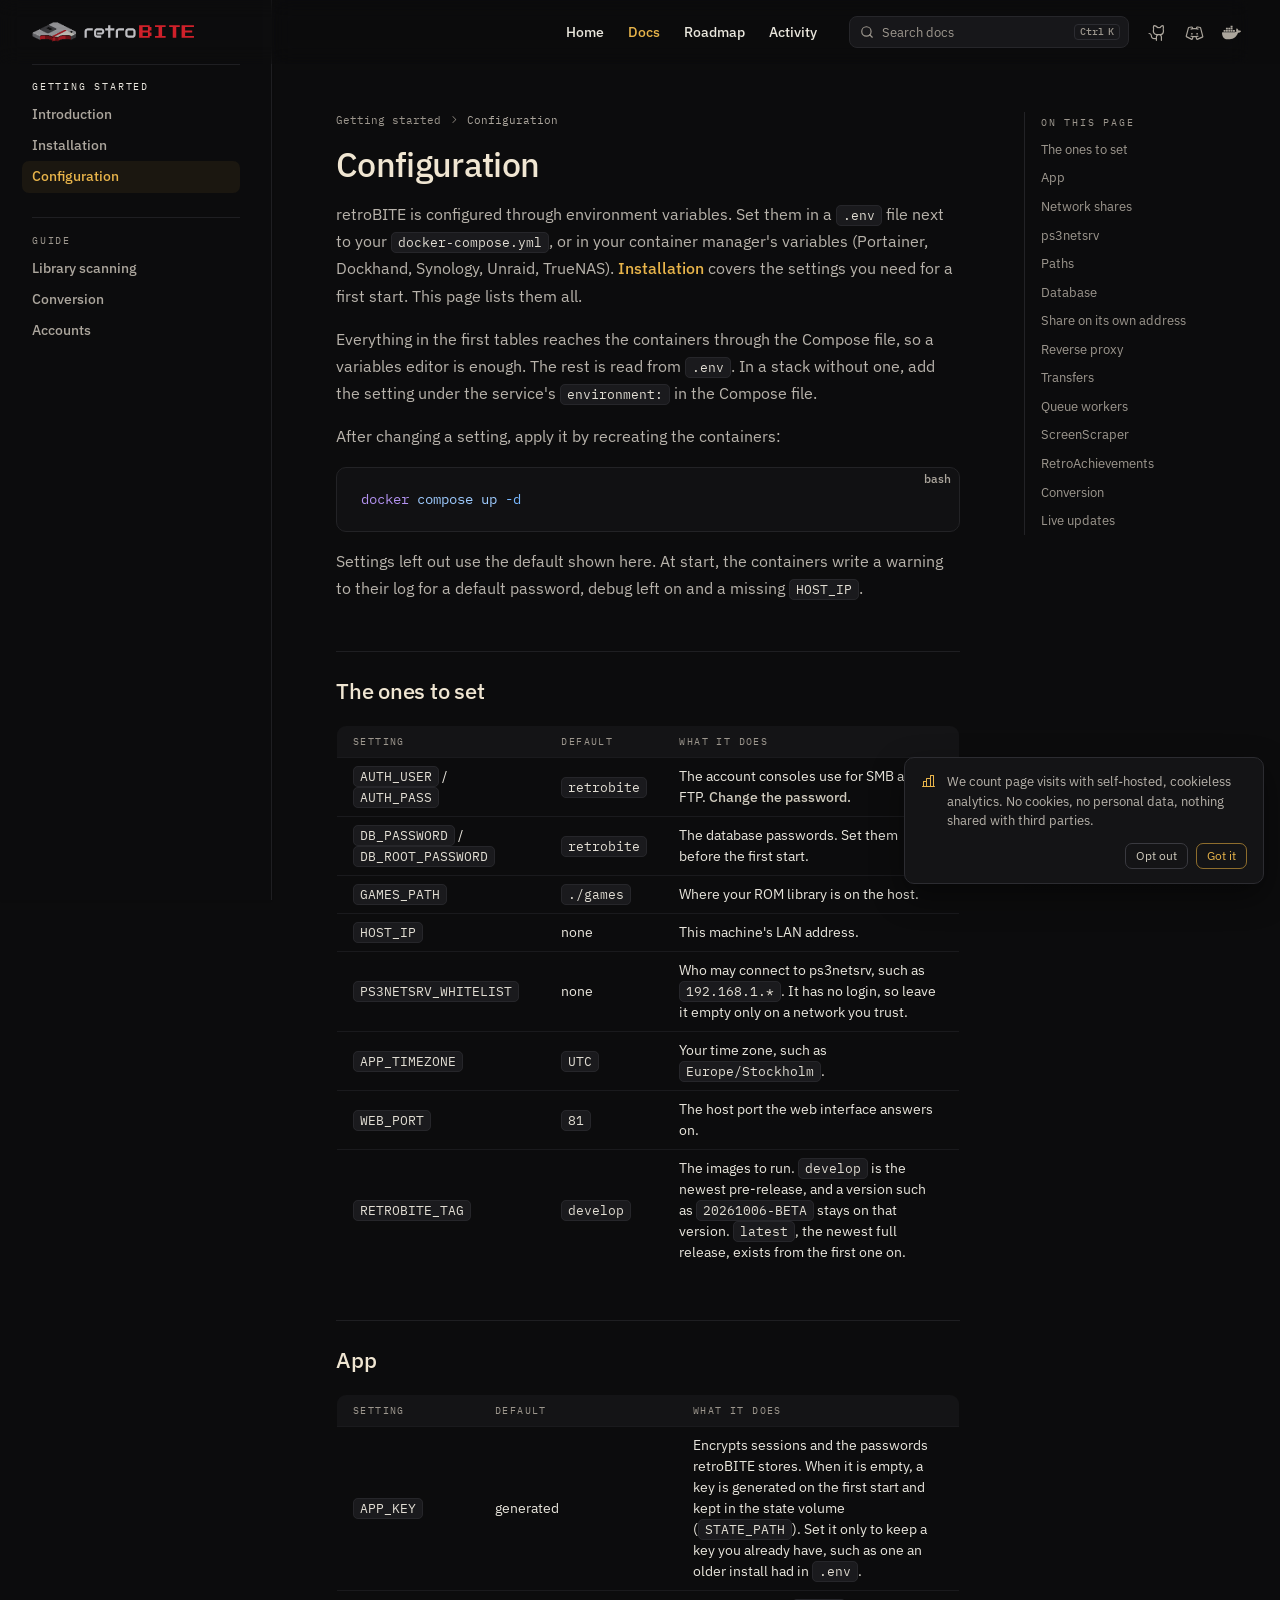
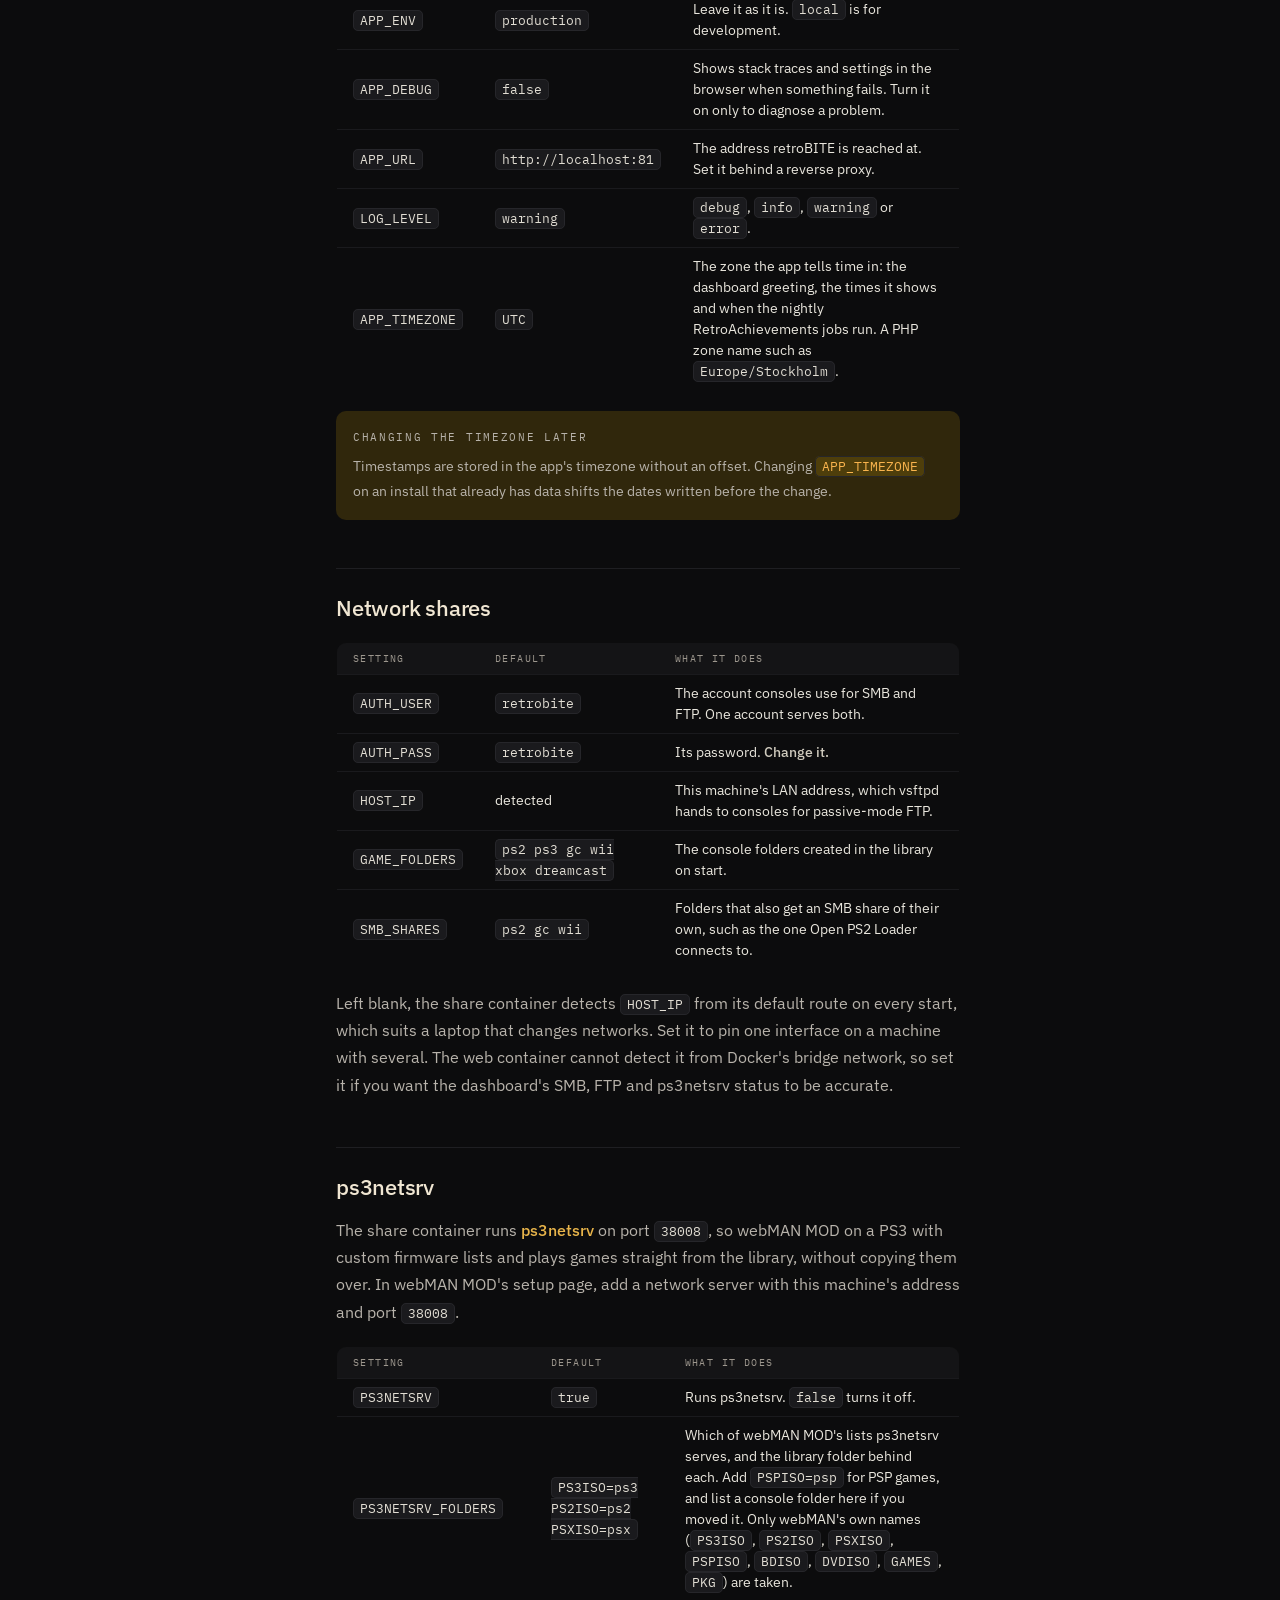
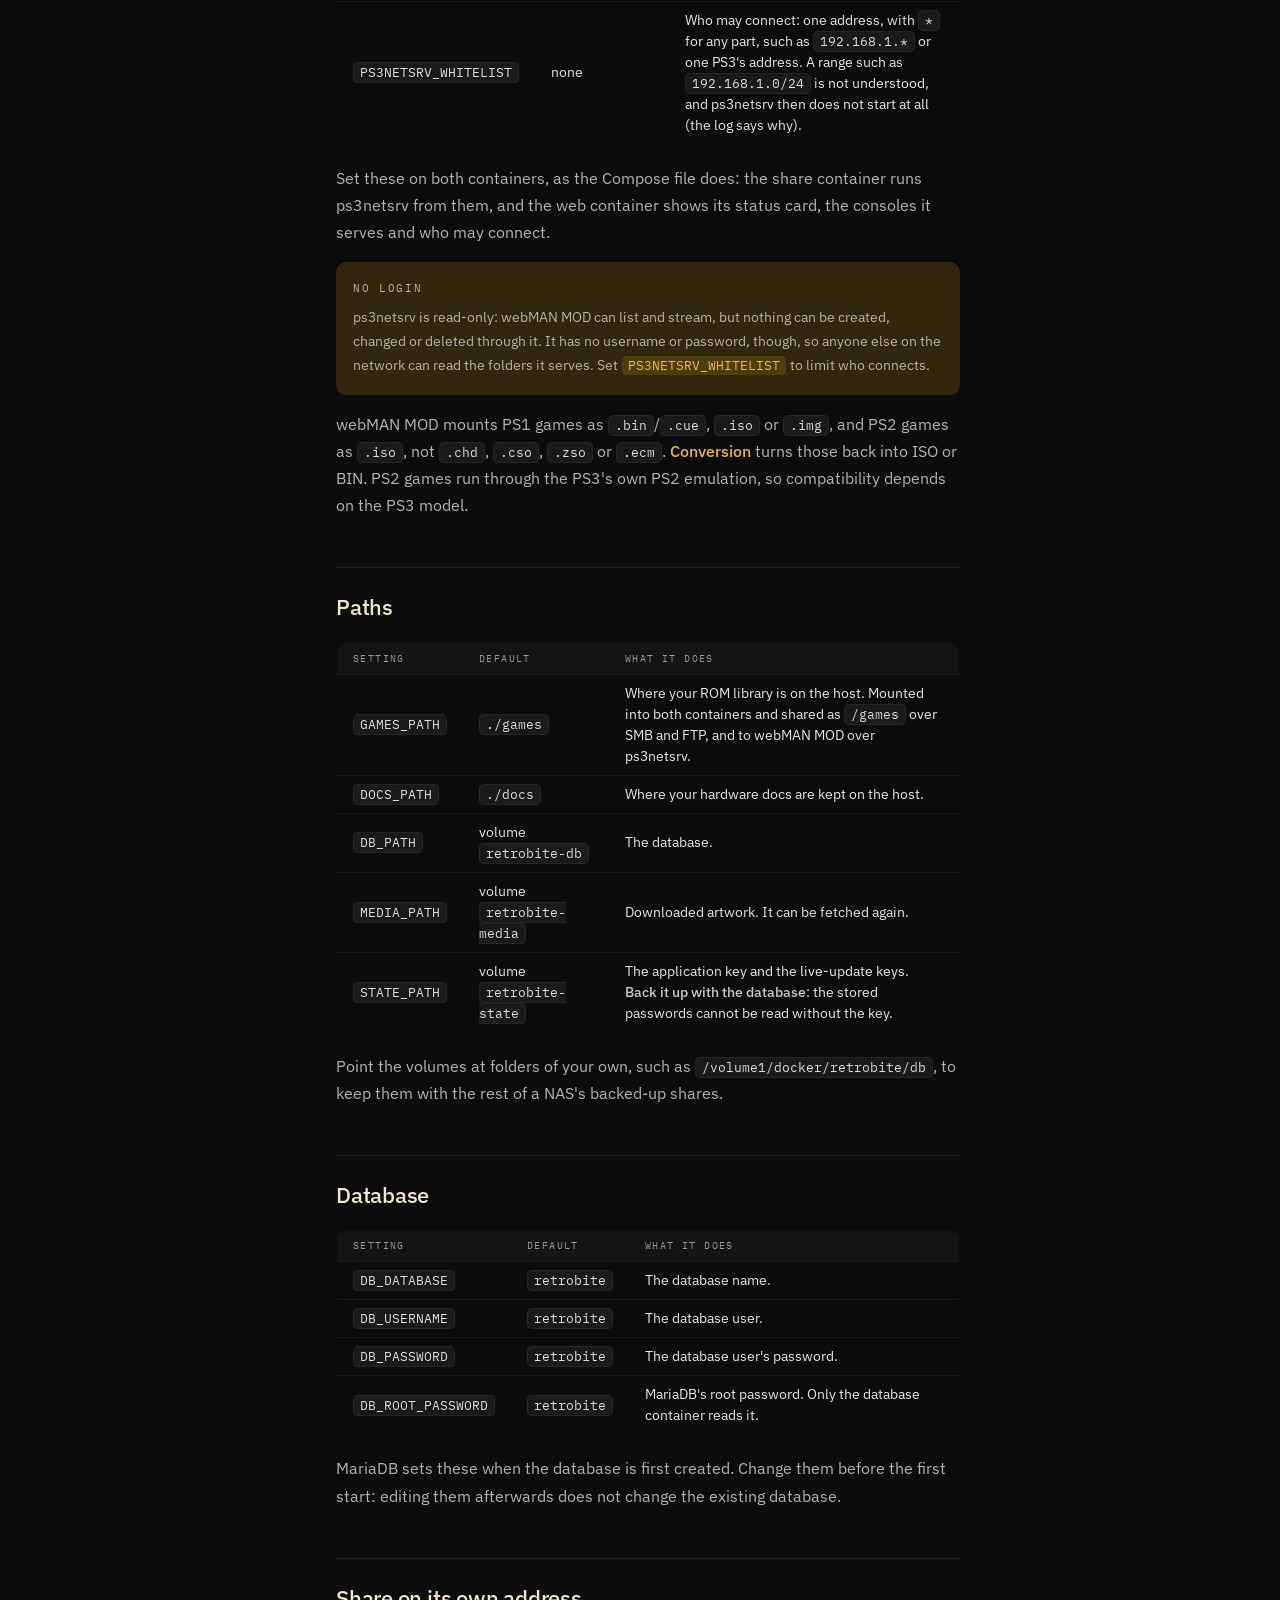
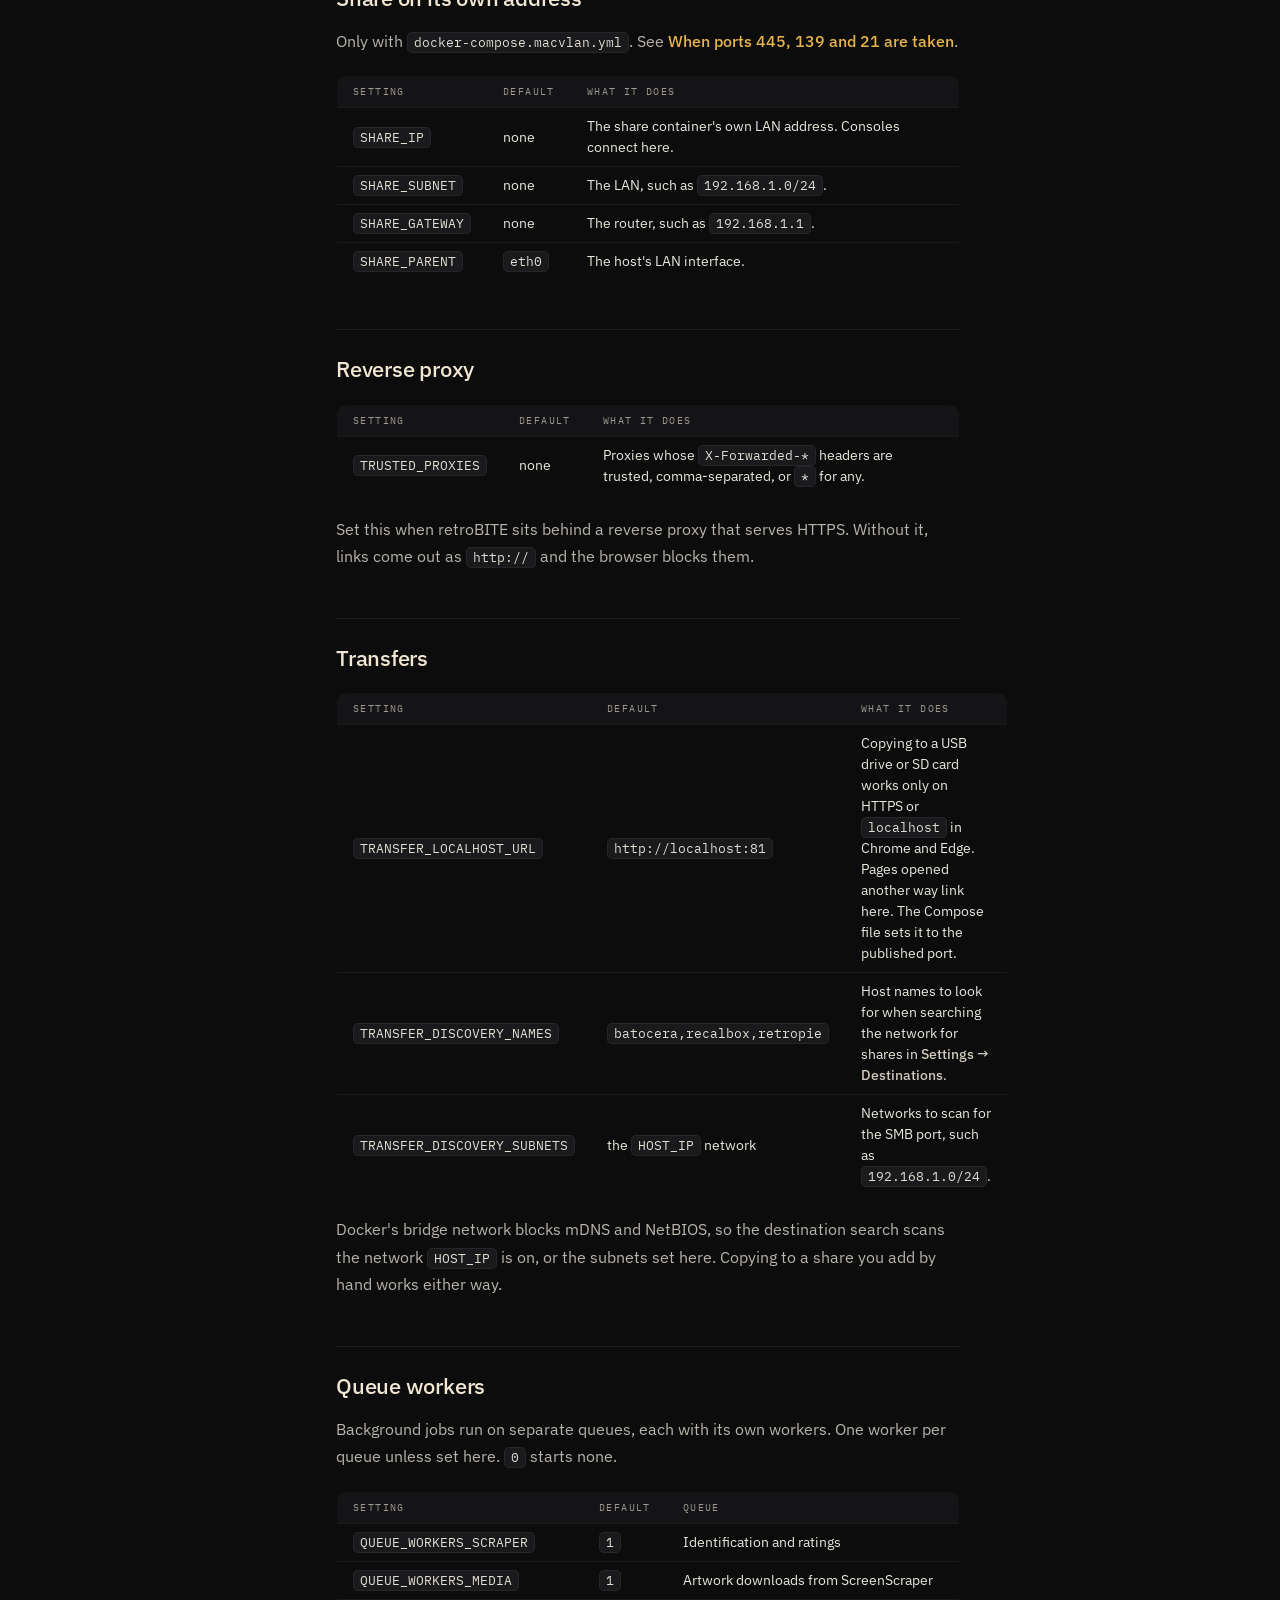
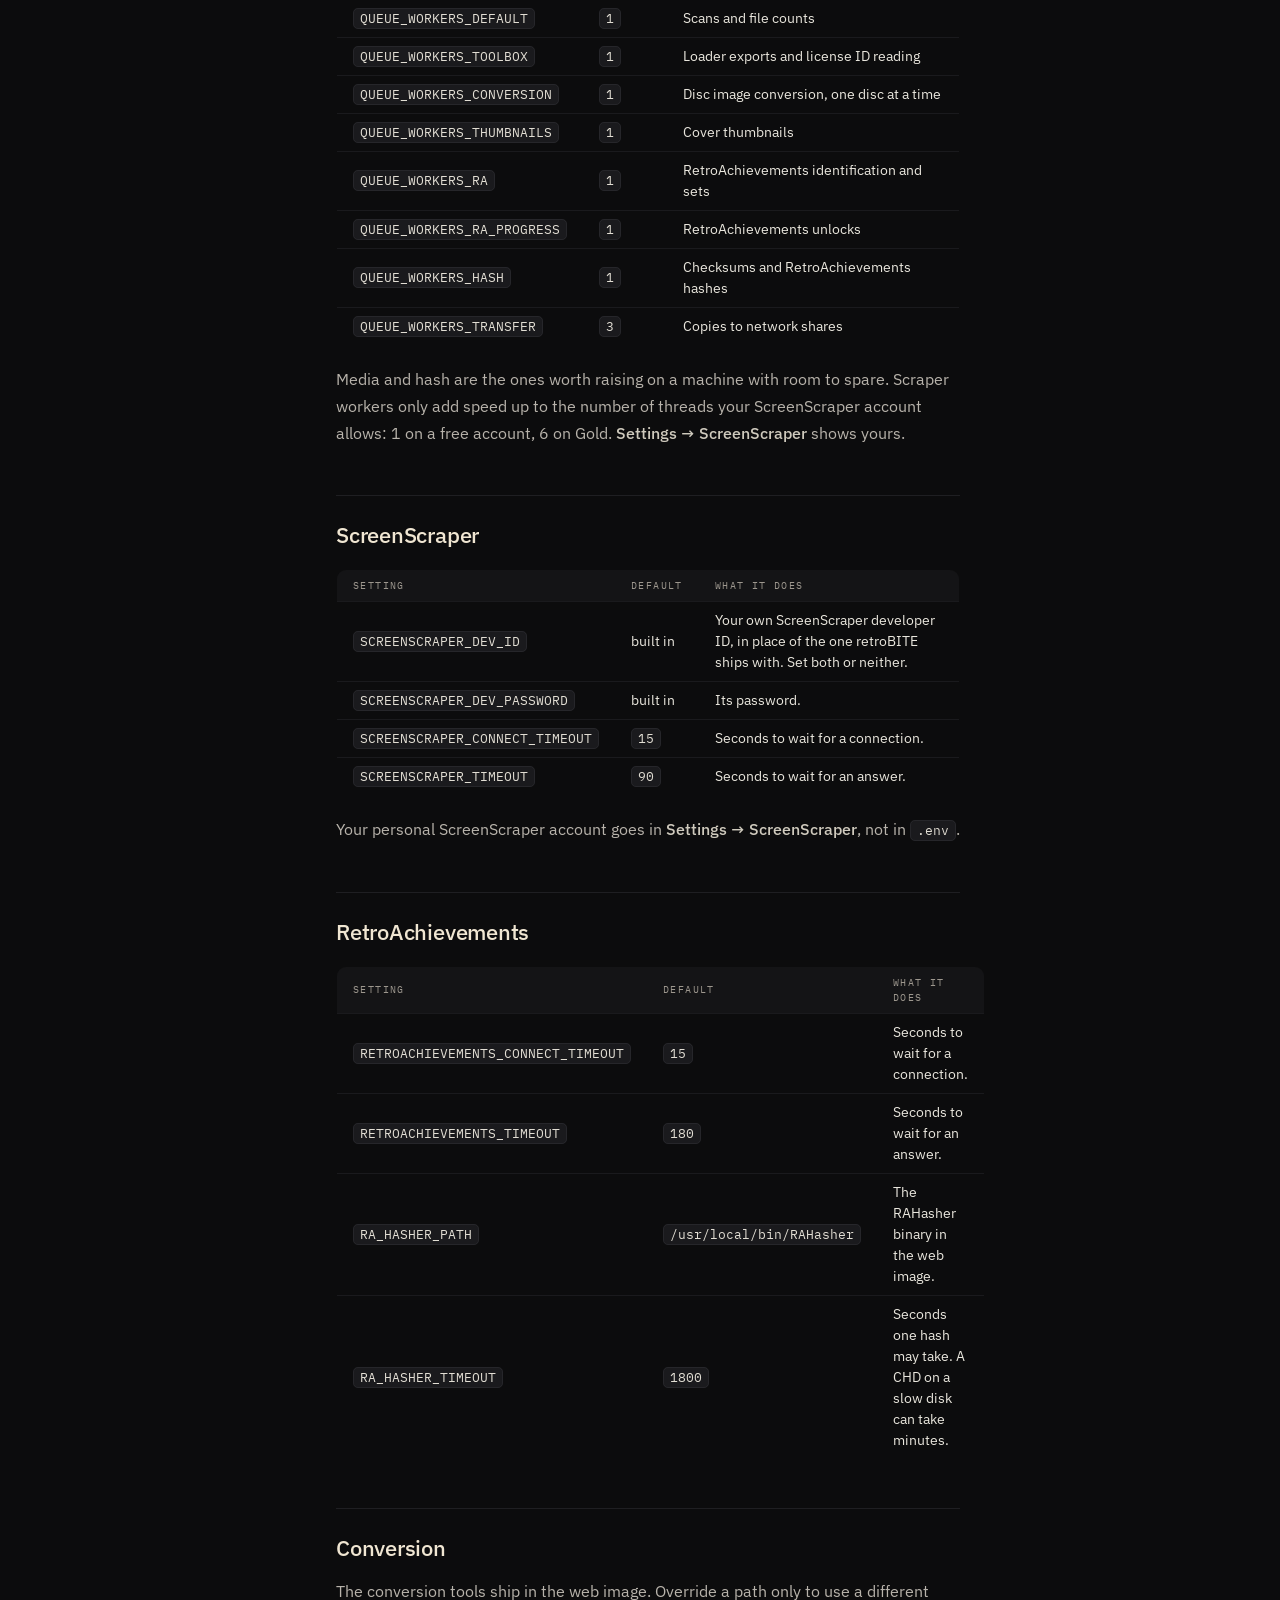
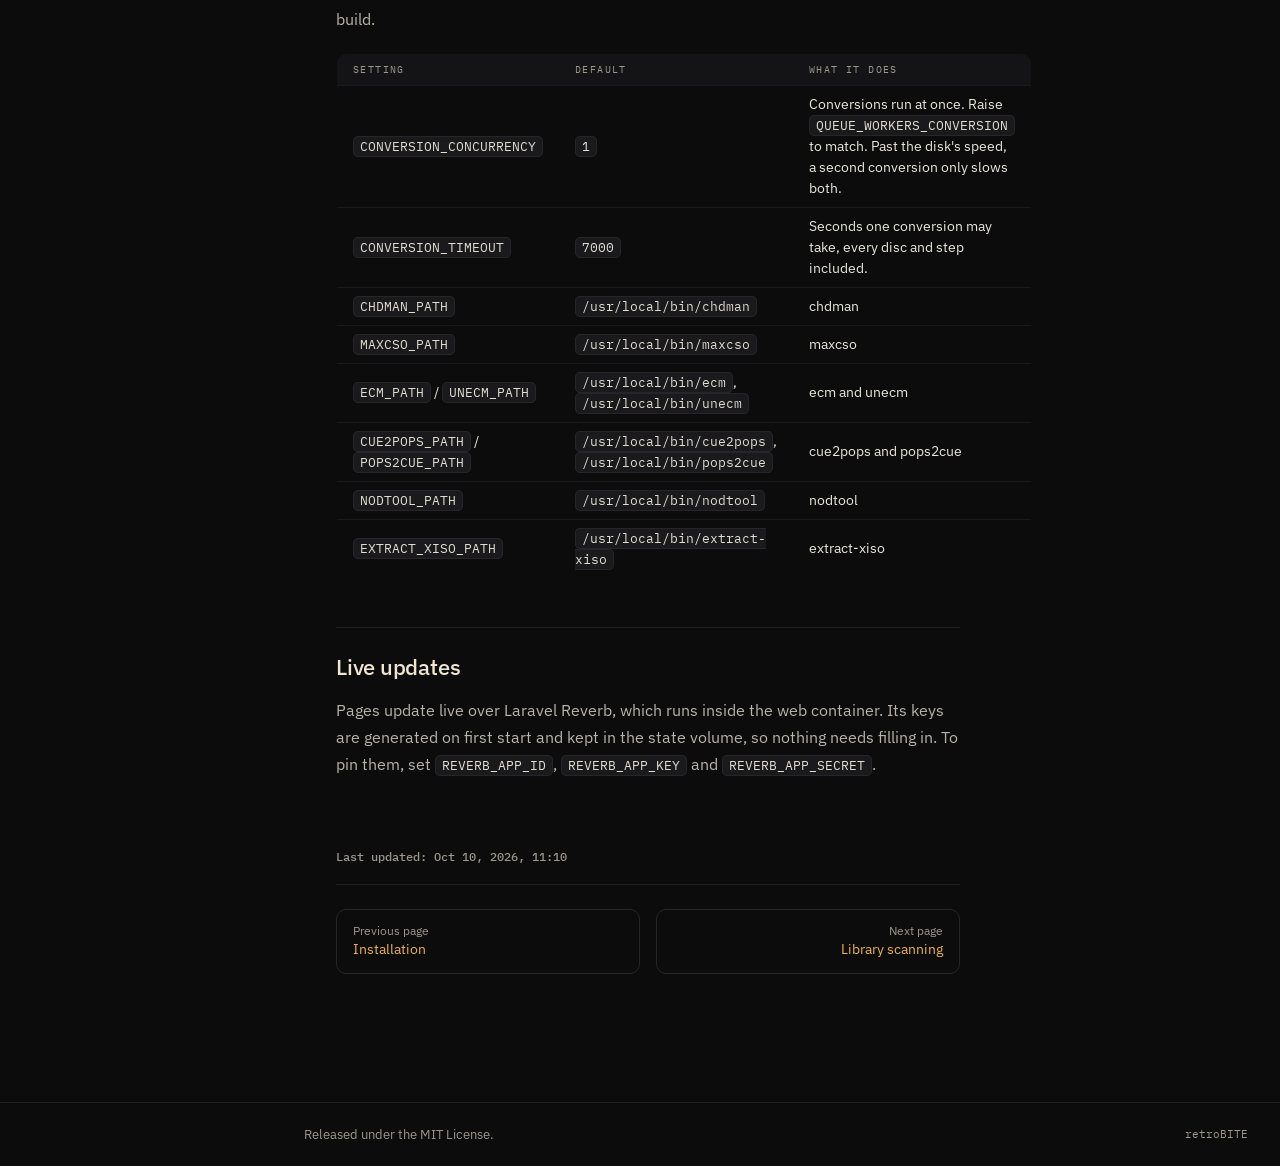
<file: docs/getting-started/configuration.html>
<!DOCTYPE html>
<html lang="en" dir="ltr">
  <head>
    <meta charset="utf-8">
    <meta name="viewport" content="width=device-width,initial-scale=1">
    <title>Configuration | retroBITE</title>
    <meta name="description" content="Every retroBITE .env setting: shares, paths, database, reverse proxy, transfers, queue workers, ScreenScraper, RetroAchievements and conversion tools.">
    <meta name="generator" content="VitePress v2.0.0-alpha.20">
    
    <link rel="preload stylesheet" href="/assets/style.B0r1bGW9.css" as="style">
    <script type="module" src="/assets/chunks/metadata.adbce550.js"></script>
    <script type="module" src="/assets/app.ODowEsml.js"></script>
    <link rel="modulepreload" href="/assets/chunks/framework.CW63qgVu.js">
    <link rel="modulepreload" href="/assets/chunks/theme.BbzNlidP.js">
    <link rel="modulepreload" href="/assets/docs_getting-started_configuration.md.Crr3mCm3.lean.js">
    <link rel="icon" href="/favicon.ico" sizes="48x48">
    <link rel="icon" href="/brand/symbol.svg" type="image/svg+xml">
    <link rel="apple-touch-icon" href="/apple-touch-icon.png">
    <meta name="theme-color" content="#0c0c0d">
    <meta property="og:site_name" content="retroBITE">
    <meta property="og:locale" content="en_US">
    <meta property="og:image" content="https://retrobite.app/og.jpg">
    <meta property="og:image:width" content="1200">
    <meta property="og:image:height" content="630">
    <meta property="og:image:alt" content="retroBITE logo on a CRT television in a pixel-art game room">
    <meta name="twitter:card" content="summary_large_image">
    <meta name="twitter:image" content="https://retrobite.app/og.jpg">
    <script defer data-domain="retrobite.app" src="https://analytics.bitxo.se/js/script.js"></script>
    <link rel="preconnect" href="https://fonts.googleapis.com">
    <link rel="preconnect" href="https://fonts.gstatic.com" crossorigin="">
    <link rel="stylesheet" href="https://fonts.googleapis.com/css2?family=IBM+Plex+Sans:wght@400;500;600&amp;family=IBM+Plex+Mono:wght@400;500&amp;display=swap">
    <script id="check-dark-mode">document.documentElement.classList.add(`dark`);</script>
    <script id="check-mac-os">document.documentElement.classList.toggle(`mac`,/Mac|iPhone|iPod|iPad/i.test(navigator.platform));</script>
    <link rel="canonical" href="https://retrobite.app/docs/getting-started/configuration">
    <meta property="og:type" content="article">
    <meta property="og:url" content="https://retrobite.app/docs/getting-started/configuration">
    <meta property="og:title" content="Configuration | retroBITE">
    <meta property="og:description" content="Every retroBITE .env setting: shares, paths, database, reverse proxy, transfers, queue workers, ScreenScraper, RetroAchievements and conversion tools.">
    <meta name="twitter:title" content="Configuration | retroBITE">
    <meta name="twitter:description" content="Every retroBITE .env setting: shares, paths, database, reverse proxy, transfers, queue workers, ScreenScraper, RetroAchievements and conversion tools.">
  </head>
  <body>
    <div id="app"><div class="Layout" data-v-7aa807ef><!--[--><!--]--><!--[--><span tabindex="-1" data-v-426d5ecb></span><a href="#VPContent" class="VPSkipLink visually-hidden" data-v-426d5ecb>Skip to content</a><!--]--><!----><header class="VPNav" data-v-7aa807ef data-v-f733e610><div class="VPNavBar has-sidebar top" data-v-f733e610 data-v-dac69e74><div class="wrapper" data-v-dac69e74><div class="container" data-v-dac69e74><div class="title" data-v-dac69e74><div class="VPNavBarTitle has-sidebar" data-v-dac69e74 data-v-3cb61e0b><a class="title" href="/" data-v-3cb61e0b><!--[--><!--]--><!--[--><img class="VPImage logo" src="/brand/wordmark.svg" alt="retroBITE" data-v-453cd2d1><!--]--><!----><!--[--><!--]--></a></div></div><div class="content" data-v-dac69e74><div class="content-body" data-v-dac69e74><!--[--><!--]--><div class="VPNavBarSearch search" data-v-dac69e74 data-v-b09c5db8><!--[--><button type="button" class="VPNavBarSearchButton" aria-label="Search" aria-keyshortcuts="/ control+k meta+k" data-v-b09c5db8 data-v-573637dc><span class="vpi-search" aria-hidden="true" data-v-573637dc></span><span class="text" data-v-573637dc>Search docs</span><span class="keys" aria-hidden="true" data-v-573637dc><kbd class="key-mod" data-v-573637dc></kbd><kbd class="key-k" data-v-573637dc></kbd></span></button><!----><!--]--></div><nav aria-label="Main Navigation" class="VPNavMenu VPNavBarMenu menu" data-v-dac69e74 data-v-0474edcd><ul class="list" data-v-0474edcd><!--[--><li class="" data-v-0474edcd><a class="VPLink link VPNavMenuLink VPNavBarMenuLink" href="/" data-v-0474edcd data-v-60fe87c8><!--[--><span data-v-60fe87c8>Home</span><!--]--></a></li><li class="" data-v-0474edcd><a class="VPLink link VPNavMenuLink VPNavBarMenuLink active" href="/docs/" data-v-0474edcd data-v-60fe87c8><!--[--><span data-v-60fe87c8>Docs</span><!--]--></a></li><li class="" data-v-0474edcd><a class="VPLink link VPNavMenuLink VPNavBarMenuLink" href="/roadmap" data-v-0474edcd data-v-60fe87c8><!--[--><span data-v-60fe87c8>Roadmap</span><!--]--></a></li><li class="" data-v-0474edcd><a class="VPLink link VPNavMenuLink VPNavBarMenuLink" href="/activity" data-v-0474edcd data-v-60fe87c8><!--[--><span data-v-60fe87c8>Activity</span><!--]--></a></li><!--]--></ul></nav><!----><!----><!----><!----><!--[--><!--[--><!--[--><div class="nav-social" data-v-e1e4c505><!--[--><a class="link" href="https://github.com/retroBITE-app/retroBITE" target="_blank" rel="noopener" aria-label="retroBITE on GitHub" title="GitHub" data-v-e1e4c505><i class="ph ph-github-logo" data-v-e1e4c505></i><!----><!----></a><a class="link" href="https://discord.gg/EHJAkvJmpu" target="_blank" rel="noopener" aria-label="retroBITE on Discord" title="Discord" data-v-e1e4c505><i class="ph ph-discord-logo" data-v-e1e4c505></i><!----><!----></a><a class="link" href="https://hub.docker.com/u/retrobite" target="_blank" rel="noopener" aria-label="retroBITE on Docker" title="Docker" data-v-e1e4c505><svg class="svg" viewBox="0 0 24 24" aria-hidden="true" data-v-e1e4c505><path fill="currentColor" d="M13.983 11.078h2.119a.186.186 0 0 0 .186-.185V9.006a.186.186 0 0 0-.186-.186h-2.119a.185.185 0 0 0-.185.185v1.888c0 .102.083.185.185.185m-2.954-5.43h2.118a.186.186 0 0 0 .186-.186V3.574a.186.186 0 0 0-.186-.185h-2.118a.185.185 0 0 0-.185.185v1.888c0 .102.082.185.185.185m0 2.716h2.118a.187.187 0 0 0 .186-.186V6.29a.186.186 0 0 0-.186-.185h-2.118a.185.185 0 0 0-.185.185v1.887c0 .102.082.185.185.186m-2.93 0h2.12a.186.186 0 0 0 .184-.186V6.29a.185.185 0 0 0-.185-.185H8.1a.185.185 0 0 0-.185.185v1.887c0 .102.083.185.185.186m-2.964 0h2.119a.186.186 0 0 0 .185-.186V6.29a.185.185 0 0 0-.185-.185H5.136a.186.186 0 0 0-.186.185v1.887c0 .102.084.185.186.186m5.893 2.715h2.118a.186.186 0 0 0 .186-.185V9.006a.186.186 0 0 0-.186-.186h-2.118a.185.185 0 0 0-.185.185v1.888c0 .102.082.185.185.185m-2.93 0h2.12a.185.185 0 0 0 .184-.185V9.006a.185.185 0 0 0-.184-.186h-2.12a.185.185 0 0 0-.184.185v1.888c0 .102.083.185.185.185m-2.964 0h2.119a.185.185 0 0 0 .185-.185V9.006a.185.185 0 0 0-.184-.186h-2.12a.186.186 0 0 0-.186.186v1.887c0 .102.084.185.186.185m-2.92 0h2.12a.185.185 0 0 0 .184-.185V9.006a.185.185 0 0 0-.184-.186h-2.12a.185.185 0 0 0-.184.185v1.888c0 .102.082.185.185.185M23.763 9.89c-.065-.051-.672-.51-1.954-.51q-.508.001-1.01.087c-.248-1.7-1.653-2.53-1.716-2.566l-.344-.199l-.226.327c-.284.438-.49.922-.612 1.43c-.23.97-.09 1.882.403 2.661c-.595.332-1.55.413-1.744.42H.751a.75.75 0 0 0-.75.748a11.4 11.4 0 0 0 .692 4.062c.545 1.428 1.355 2.48 2.41 3.124c1.18.723 3.1 1.137 5.275 1.137a15.7 15.7 0 0 0 2.93-.266a12.3 12.3 0 0 0 3.823-1.389a10.5 10.5 0 0 0 2.61-2.136c1.252-1.418 1.998-2.997 2.553-4.4h.221c1.372 0 2.215-.549 2.68-1.009c.309-.293.55-.65.707-1.046l.098-.288Z" data-v-e1e4c505></path></svg><!----><!----></a><!--]--></div><!--]--><!--]--><!--]--><button type="button" class="VPNavBarHamburger hamburger" aria-label="Menu" aria-expanded="false" data-v-dac69e74 data-v-f895b5e0><span class="container" aria-hidden="true" data-v-f895b5e0><span class="top" data-v-f895b5e0></span><span class="middle" data-v-f895b5e0></span><span class="bottom" data-v-f895b5e0></span></span></button></div></div></div></div><div class="divider" data-v-dac69e74><div class="divider-line" data-v-dac69e74></div></div></div><!----></header><div class="VPLocalNav has-sidebar empty" data-v-7aa807ef data-v-86f10958><div class="container" data-v-86f10958><button type="button" class="menu" aria-expanded="false" aria-controls="VPSidebarNav" data-v-86f10958><span class="vpi-align-left menu-icon" aria-hidden="true" data-v-86f10958></span><span class="menu-text" data-v-86f10958>Menu</span></button><div class="VPLocalNavOutlineDropdown" style="--vp-vh:0px;" data-allow-mismatch="style" data-v-86f10958 data-v-b9336427><button type="button" data-v-b9336427>Return to top</button><!----></div></div></div><aside class="VPSidebar" data-v-7aa807ef data-v-e6e41a9f><div class="curtain" data-v-e6e41a9f></div><nav class="nav" id="VPSidebarNav" aria-labelledby="sidebar-aria-label" tabindex="-1" data-v-e6e41a9f><span class="visually-hidden" id="sidebar-aria-label" data-v-e6e41a9f> Sidebar Navigation </span><!--[--><!--]--><!--[--><div class="no-transition group" data-v-70d1d59e><section class="VPSidebarItem level-0 has-active" data-v-70d1d59e data-v-d6fbf2e2><div class="item" data-v-d6fbf2e2><div class="indicator" data-v-d6fbf2e2></div><h2 class="text" data-v-d6fbf2e2>Getting started</h2><!----></div><ul class="items" data-v-d6fbf2e2><li data-v-d6fbf2e2><!--[--><div class="VPSidebarItem level-1 is-link" data-v-d6fbf2e2><div class="item" data-v-d6fbf2e2><div class="indicator" data-v-d6fbf2e2></div><a class="VPLink link link" href="/docs/" data-v-d6fbf2e2><!--[--><p class="text" data-v-d6fbf2e2>Introduction</p><!--]--></a><!----></div><!----></div><div class="VPSidebarItem level-1 is-link" data-v-d6fbf2e2><div class="item" data-v-d6fbf2e2><div class="indicator" data-v-d6fbf2e2></div><a class="VPLink link link" href="/docs/getting-started/installation" data-v-d6fbf2e2><!--[--><p class="text" data-v-d6fbf2e2>Installation</p><!--]--></a><!----></div><!----></div><div class="VPSidebarItem level-1 is-link is-active has-active" data-v-d6fbf2e2><div class="item" data-v-d6fbf2e2><div class="indicator" data-v-d6fbf2e2></div><a class="VPLink link link" href="/docs/getting-started/configuration" aria-current="page" data-v-d6fbf2e2><!--[--><p class="text" data-v-d6fbf2e2>Configuration</p><!--]--></a><!----></div><!----></div><!--]--></li></ul></section></div><div class="no-transition group" data-v-70d1d59e><section class="VPSidebarItem level-0" data-v-70d1d59e data-v-d6fbf2e2><div class="item" data-v-d6fbf2e2><div class="indicator" data-v-d6fbf2e2></div><h2 class="text" data-v-d6fbf2e2>Guide</h2><!----></div><ul class="items" data-v-d6fbf2e2><li data-v-d6fbf2e2><!--[--><div class="VPSidebarItem level-1 is-link" data-v-d6fbf2e2><div class="item" data-v-d6fbf2e2><div class="indicator" data-v-d6fbf2e2></div><a class="VPLink link link" href="/docs/guide/library-scanning" data-v-d6fbf2e2><!--[--><p class="text" data-v-d6fbf2e2>Library scanning</p><!--]--></a><!----></div><!----></div><div class="VPSidebarItem level-1 is-link" data-v-d6fbf2e2><div class="item" data-v-d6fbf2e2><div class="indicator" data-v-d6fbf2e2></div><a class="VPLink link link" href="/docs/guide/conversion" data-v-d6fbf2e2><!--[--><p class="text" data-v-d6fbf2e2>Conversion</p><!--]--></a><!----></div><!----></div><div class="VPSidebarItem level-1 is-link" data-v-d6fbf2e2><div class="item" data-v-d6fbf2e2><div class="indicator" data-v-d6fbf2e2></div><a class="VPLink link link" href="/docs/guide/accounts" data-v-d6fbf2e2><!--[--><p class="text" data-v-d6fbf2e2>Accounts</p><!--]--></a><!----></div><!----></div><!--]--></li></ul></section></div><!--]--><!--[--><!--]--></nav></aside><div class="VPContent has-sidebar" id="VPContent" data-v-7aa807ef data-v-b934d83e><div class="VPDoc has-sidebar has-aside" data-v-b934d83e data-v-e0c79c31><!--[--><!--]--><div class="container" data-v-e0c79c31><div class="aside" data-v-e0c79c31><div class="aside-curtain" data-v-e0c79c31></div><div class="aside-container" data-v-e0c79c31><div class="aside-content" data-v-e0c79c31><div class="VPDocAside" data-v-e0c79c31 data-v-117643ad><!--[--><!--]--><!--[--><!--]--><nav aria-labelledby="doc-outline-aria-label" class="VPDocAsideOutline" data-v-117643ad data-v-230a2956><div class="content" data-v-230a2956><div class="outline-marker" data-v-230a2956></div><div aria-level="2" class="outline-title" id="doc-outline-aria-label" role="heading" data-v-230a2956>On this page</div><ul class="VPDocOutlineItem root" data-v-230a2956 data-v-a7228af7><!--[--><!--]--></ul></div></nav><!--[--><!--]--><div class="spacer" data-v-117643ad></div><!--[--><!--]--><!----><!--[--><!--]--><!--[--><!--]--></div></div></div></div><div class="content" data-v-e0c79c31><div class="content-container" data-v-e0c79c31><!--[--><!--[--><!--[--><div class="doc-breadcrumb" data-v-c3f23cc3>Getting started<i class="ph ph-caret-right" data-v-c3f23cc3></i><span data-v-c3f23cc3>Configuration</span></div><!--]--><!--]--><!--]--><main class="main" data-v-e0c79c31><div style="position:relative;" class="vp-doc _docs_getting-started_configuration" data-v-e0c79c31><div><h1 id="configuration" tabindex="-1">Configuration <a class="header-anchor" href="#configuration" aria-label="Permalink to “Configuration”">​</a></h1><p>retroBITE is configured through environment variables. Set them in a <code>.env</code> file next to your <code>docker-compose.yml</code>, or in your container manager&#39;s variables (Portainer, Dockhand, Synology, Unraid, TrueNAS). <a href="./installation">Installation</a> covers the settings you need for a first start. This page lists them all.</p><p>Everything in the first tables reaches the containers through the Compose file, so a variables editor is enough. The rest is read from <code>.env</code>. In a stack without one, add the setting under the service&#39;s <code>environment:</code> in the Compose file.</p><p>After changing a setting, apply it by recreating the containers:</p><div class="language-bash"><button title="Copy code" data-copied="Copied" class="copy"></button><span class="lang">bash</span><pre class="shiki shiki-themes github-light github-dark" style="--shiki-light:#24292e;--shiki-dark:#e1e4e8;--shiki-light-bg:#fff;--shiki-dark-bg:#24292e;" tabindex="0" dir="ltr"><code><span class="line"><span style="--shiki-light:#6F42C1;--shiki-dark:#B392F0;">docker</span><span style="--shiki-light:#032F62;--shiki-dark:#9ECBFF;"> compose</span><span style="--shiki-light:#032F62;--shiki-dark:#9ECBFF;"> up</span><span style="--shiki-light:#005CC5;--shiki-dark:#79B8FF;"> -d</span></span></code></pre></div><p>Settings left out use the default shown here. At start, the containers write a warning to their log for a default password, debug left on and a missing <code>HOST_IP</code>.</p><h2 id="the-ones-to-set" tabindex="-1">The ones to set <a class="header-anchor" href="#the-ones-to-set" aria-label="Permalink to “The ones to set”">​</a></h2><table tabindex="0"><thead><tr><th>Setting</th><th>Default</th><th>What it does</th></tr></thead><tbody><tr><td><code>AUTH_USER</code> / <code>AUTH_PASS</code></td><td><code>retrobite</code></td><td>The account consoles use for SMB and FTP. <strong>Change the password.</strong></td></tr><tr><td><code>DB_PASSWORD</code> / <code>DB_ROOT_PASSWORD</code></td><td><code>retrobite</code></td><td>The database passwords. Set them before the first start.</td></tr><tr><td><code>GAMES_PATH</code></td><td><code>./games</code></td><td>Where your ROM library is on the host.</td></tr><tr><td><code>HOST_IP</code></td><td>none</td><td>This machine&#39;s LAN address.</td></tr><tr><td><code>PS3NETSRV_WHITELIST</code></td><td>none</td><td>Who may connect to ps3netsrv, such as <code>192.168.1.*</code>. It has no login, so leave it empty only on a network you trust.</td></tr><tr><td><code>APP_TIMEZONE</code></td><td><code>UTC</code></td><td>Your time zone, such as <code>Europe/Stockholm</code>.</td></tr><tr><td><code>WEB_PORT</code></td><td><code>81</code></td><td>The host port the web interface answers on.</td></tr><tr><td><code>RETROBITE_TAG</code></td><td><code>develop</code></td><td>The images to run. <code>develop</code> is the newest pre-release, and a version such as <code>20261006-BETA</code> stays on that version. <code>latest</code>, the newest full release, exists from the first one on.</td></tr></tbody></table><h2 id="app" tabindex="-1">App <a class="header-anchor" href="#app" aria-label="Permalink to “App”">​</a></h2><table tabindex="0"><thead><tr><th>Setting</th><th>Default</th><th>What it does</th></tr></thead><tbody><tr><td><code>APP_KEY</code></td><td>generated</td><td>Encrypts sessions and the passwords retroBITE stores. When it is empty, a key is generated on the first start and kept in the state volume (<code>STATE_PATH</code>). Set it only to keep a key you already have, such as one an older install had in <code>.env</code>.</td></tr><tr><td><code>APP_ENV</code></td><td><code>production</code></td><td>Leave it as it is. <code>local</code> is for development.</td></tr><tr><td><code>APP_DEBUG</code></td><td><code>false</code></td><td>Shows stack traces and settings in the browser when something fails. Turn it on only to diagnose a problem.</td></tr><tr><td><code>APP_URL</code></td><td><code>http://localhost:81</code></td><td>The address retroBITE is reached at. Set it behind a reverse proxy.</td></tr><tr><td><code>LOG_LEVEL</code></td><td><code>warning</code></td><td><code>debug</code>, <code>info</code>, <code>warning</code> or <code>error</code>.</td></tr><tr><td><code>APP_TIMEZONE</code></td><td><code>UTC</code></td><td>The zone the app tells time in: the dashboard greeting, the times it shows and when the nightly RetroAchievements jobs run. A PHP zone name such as <code>Europe/Stockholm</code>.</td></tr></tbody></table><div class="warning custom-block"><p class="custom-block-title">Changing the timezone later</p><p>Timestamps are stored in the app&#39;s timezone without an offset. Changing <code>APP_TIMEZONE</code> on an install that already has data shifts the dates written before the change.</p></div><h2 id="network-shares" tabindex="-1">Network shares <a class="header-anchor" href="#network-shares" aria-label="Permalink to “Network shares”">​</a></h2><table tabindex="0"><thead><tr><th>Setting</th><th>Default</th><th>What it does</th></tr></thead><tbody><tr><td><code>AUTH_USER</code></td><td><code>retrobite</code></td><td>The account consoles use for SMB and FTP. One account serves both.</td></tr><tr><td><code>AUTH_PASS</code></td><td><code>retrobite</code></td><td>Its password. <strong>Change it.</strong></td></tr><tr><td><code>HOST_IP</code></td><td>detected</td><td>This machine&#39;s LAN address, which vsftpd hands to consoles for passive-mode FTP.</td></tr><tr><td><code>GAME_FOLDERS</code></td><td><code>ps2 ps3 gc wii xbox dreamcast</code></td><td>The console folders created in the library on start.</td></tr><tr><td><code>SMB_SHARES</code></td><td><code>ps2 gc wii</code></td><td>Folders that also get an SMB share of their own, such as the one Open PS2 Loader connects to.</td></tr></tbody></table><p>Left blank, the share container detects <code>HOST_IP</code> from its default route on every start, which suits a laptop that changes networks. Set it to pin one interface on a machine with several. The web container cannot detect it from Docker&#39;s bridge network, so set it if you want the dashboard&#39;s SMB, FTP and ps3netsrv status to be accurate.</p><h2 id="ps3netsrv" tabindex="-1">ps3netsrv <a class="header-anchor" href="#ps3netsrv" aria-label="Permalink to “ps3netsrv”">​</a></h2><p>The share container runs <a href="https://github.com/aldostools/webMAN-MOD/tree/master/_Projects_/ps3netsrv" target="_blank" rel="noreferrer">ps3netsrv</a> on port <code>38008</code>, so webMAN MOD on a PS3 with custom firmware lists and plays games straight from the library, without copying them over. In webMAN MOD&#39;s setup page, add a network server with this machine&#39;s address and port <code>38008</code>.</p><table tabindex="0"><thead><tr><th>Setting</th><th>Default</th><th>What it does</th></tr></thead><tbody><tr><td><code>PS3NETSRV</code></td><td><code>true</code></td><td>Runs ps3netsrv. <code>false</code> turns it off.</td></tr><tr><td><code>PS3NETSRV_FOLDERS</code></td><td><code>PS3ISO=ps3 PS2ISO=ps2 PSXISO=psx</code></td><td>Which of webMAN MOD&#39;s lists ps3netsrv serves, and the library folder behind each. Add <code>PSPISO=psp</code> for PSP games, and list a console folder here if you moved it. Only webMAN&#39;s own names (<code>PS3ISO</code>, <code>PS2ISO</code>, <code>PSXISO</code>, <code>PSPISO</code>, <code>BDISO</code>, <code>DVDISO</code>, <code>GAMES</code>, <code>PKG</code>) are taken.</td></tr><tr><td><code>PS3NETSRV_WHITELIST</code></td><td>none</td><td>Who may connect: one address, with <code>*</code> for any part, such as <code>192.168.1.*</code> or one PS3&#39;s address. A range such as <code>192.168.1.0/24</code> is not understood, and ps3netsrv then does not start at all (the log says why).</td></tr></tbody></table><p>Set these on both containers, as the Compose file does: the share container runs ps3netsrv from them, and the web container shows its status card, the consoles it serves and who may connect.</p><div class="warning custom-block"><p class="custom-block-title">No login</p><p>ps3netsrv is read-only: webMAN MOD can list and stream, but nothing can be created, changed or deleted through it. It has no username or password, though, so anyone else on the network can read the folders it serves. Set <code>PS3NETSRV_WHITELIST</code> to limit who connects.</p></div><p>webMAN MOD mounts PS1 games as <code>.bin</code>/<code>.cue</code>, <code>.iso</code> or <code>.img</code>, and PS2 games as <code>.iso</code>, not <code>.chd</code>, <code>.cso</code>, <code>.zso</code> or <code>.ecm</code>. <a href="./../guide/conversion">Conversion</a> turns those back into ISO or BIN. PS2 games run through the PS3&#39;s own PS2 emulation, so compatibility depends on the PS3 model.</p><h2 id="paths" tabindex="-1">Paths <a class="header-anchor" href="#paths" aria-label="Permalink to “Paths”">​</a></h2><table tabindex="0"><thead><tr><th>Setting</th><th>Default</th><th>What it does</th></tr></thead><tbody><tr><td><code>GAMES_PATH</code></td><td><code>./games</code></td><td>Where your ROM library is on the host. Mounted into both containers and shared as <code>/games</code> over SMB and FTP, and to webMAN MOD over ps3netsrv.</td></tr><tr><td><code>DOCS_PATH</code></td><td><code>./docs</code></td><td>Where your hardware docs are kept on the host.</td></tr><tr><td><code>DB_PATH</code></td><td>volume <code>retrobite-db</code></td><td>The database.</td></tr><tr><td><code>MEDIA_PATH</code></td><td>volume <code>retrobite-media</code></td><td>Downloaded artwork. It can be fetched again.</td></tr><tr><td><code>STATE_PATH</code></td><td>volume <code>retrobite-state</code></td><td>The application key and the live-update keys. <strong>Back it up with the database</strong>: the stored passwords cannot be read without the key.</td></tr></tbody></table><p>Point the volumes at folders of your own, such as <code>/volume1/docker/retrobite/db</code>, to keep them with the rest of a NAS&#39;s backed-up shares.</p><h2 id="database" tabindex="-1">Database <a class="header-anchor" href="#database" aria-label="Permalink to “Database”">​</a></h2><table tabindex="0"><thead><tr><th>Setting</th><th>Default</th><th>What it does</th></tr></thead><tbody><tr><td><code>DB_DATABASE</code></td><td><code>retrobite</code></td><td>The database name.</td></tr><tr><td><code>DB_USERNAME</code></td><td><code>retrobite</code></td><td>The database user.</td></tr><tr><td><code>DB_PASSWORD</code></td><td><code>retrobite</code></td><td>The database user&#39;s password.</td></tr><tr><td><code>DB_ROOT_PASSWORD</code></td><td><code>retrobite</code></td><td>MariaDB&#39;s root password. Only the database container reads it.</td></tr></tbody></table><p>MariaDB sets these when the database is first created. Change them before the first start: editing them afterwards does not change the existing database.</p><h2 id="share-on-its-own-address" tabindex="-1">Share on its own address <a class="header-anchor" href="#share-on-its-own-address" aria-label="Permalink to “Share on its own address”">​</a></h2><p>Only with <code>docker-compose.macvlan.yml</code>. See <a href="./installation#when-ports-445-139-and-21-are-taken">When ports 445, 139 and 21 are taken</a>.</p><table tabindex="0"><thead><tr><th>Setting</th><th>Default</th><th>What it does</th></tr></thead><tbody><tr><td><code>SHARE_IP</code></td><td>none</td><td>The share container&#39;s own LAN address. Consoles connect here.</td></tr><tr><td><code>SHARE_SUBNET</code></td><td>none</td><td>The LAN, such as <code>192.168.1.0/24</code>.</td></tr><tr><td><code>SHARE_GATEWAY</code></td><td>none</td><td>The router, such as <code>192.168.1.1</code>.</td></tr><tr><td><code>SHARE_PARENT</code></td><td><code>eth0</code></td><td>The host&#39;s LAN interface.</td></tr></tbody></table><h2 id="reverse-proxy" tabindex="-1">Reverse proxy <a class="header-anchor" href="#reverse-proxy" aria-label="Permalink to “Reverse proxy”">​</a></h2><table tabindex="0"><thead><tr><th>Setting</th><th>Default</th><th>What it does</th></tr></thead><tbody><tr><td><code>TRUSTED_PROXIES</code></td><td>none</td><td>Proxies whose <code>X-Forwarded-*</code> headers are trusted, comma-separated, or <code>*</code> for any.</td></tr></tbody></table><p>Set this when retroBITE sits behind a reverse proxy that serves HTTPS. Without it, links come out as <code>http://</code> and the browser blocks them.</p><h2 id="transfers" tabindex="-1">Transfers <a class="header-anchor" href="#transfers" aria-label="Permalink to “Transfers”">​</a></h2><table tabindex="0"><thead><tr><th>Setting</th><th>Default</th><th>What it does</th></tr></thead><tbody><tr><td><code>TRANSFER_LOCALHOST_URL</code></td><td><code>http://localhost:81</code></td><td>Copying to a USB drive or SD card works only on HTTPS or <code>localhost</code> in Chrome and Edge. Pages opened another way link here. The Compose file sets it to the published port.</td></tr><tr><td><code>TRANSFER_DISCOVERY_NAMES</code></td><td><code>batocera,recalbox,retropie</code></td><td>Host names to look for when searching the network for shares in <strong>Settings → Destinations</strong>.</td></tr><tr><td><code>TRANSFER_DISCOVERY_SUBNETS</code></td><td>the <code>HOST_IP</code> network</td><td>Networks to scan for the SMB port, such as <code>192.168.1.0/24</code>.</td></tr></tbody></table><p>Docker&#39;s bridge network blocks mDNS and NetBIOS, so the destination search scans the network <code>HOST_IP</code> is on, or the subnets set here. Copying to a share you add by hand works either way.</p><h2 id="queue-workers" tabindex="-1">Queue workers <a class="header-anchor" href="#queue-workers" aria-label="Permalink to “Queue workers”">​</a></h2><p>Background jobs run on separate queues, each with its own workers. One worker per queue unless set here. <code>0</code> starts none.</p><table tabindex="0"><thead><tr><th>Setting</th><th>Default</th><th>Queue</th></tr></thead><tbody><tr><td><code>QUEUE_WORKERS_SCRAPER</code></td><td><code>1</code></td><td>Identification and ratings</td></tr><tr><td><code>QUEUE_WORKERS_MEDIA</code></td><td><code>1</code></td><td>Artwork downloads from ScreenScraper</td></tr><tr><td><code>QUEUE_WORKERS_DEFAULT</code></td><td><code>1</code></td><td>Scans and file counts</td></tr><tr><td><code>QUEUE_WORKERS_TOOLBOX</code></td><td><code>1</code></td><td>Loader exports and license ID reading</td></tr><tr><td><code>QUEUE_WORKERS_CONVERSION</code></td><td><code>1</code></td><td>Disc image conversion, one disc at a time</td></tr><tr><td><code>QUEUE_WORKERS_THUMBNAILS</code></td><td><code>1</code></td><td>Cover thumbnails</td></tr><tr><td><code>QUEUE_WORKERS_RA</code></td><td><code>1</code></td><td>RetroAchievements identification and sets</td></tr><tr><td><code>QUEUE_WORKERS_RA_PROGRESS</code></td><td><code>1</code></td><td>RetroAchievements unlocks</td></tr><tr><td><code>QUEUE_WORKERS_HASH</code></td><td><code>1</code></td><td>Checksums and RetroAchievements hashes</td></tr><tr><td><code>QUEUE_WORKERS_TRANSFER</code></td><td><code>3</code></td><td>Copies to network shares</td></tr></tbody></table><p>Media and hash are the ones worth raising on a machine with room to spare. Scraper workers only add speed up to the number of threads your ScreenScraper account allows: 1 on a free account, 6 on Gold. <strong>Settings → ScreenScraper</strong> shows yours.</p><h2 id="screenscraper" tabindex="-1">ScreenScraper <a class="header-anchor" href="#screenscraper" aria-label="Permalink to “ScreenScraper”">​</a></h2><table tabindex="0"><thead><tr><th>Setting</th><th>Default</th><th>What it does</th></tr></thead><tbody><tr><td><code>SCREENSCRAPER_DEV_ID</code></td><td>built in</td><td>Your own ScreenScraper developer ID, in place of the one retroBITE ships with. Set both or neither.</td></tr><tr><td><code>SCREENSCRAPER_DEV_PASSWORD</code></td><td>built in</td><td>Its password.</td></tr><tr><td><code>SCREENSCRAPER_CONNECT_TIMEOUT</code></td><td><code>15</code></td><td>Seconds to wait for a connection.</td></tr><tr><td><code>SCREENSCRAPER_TIMEOUT</code></td><td><code>90</code></td><td>Seconds to wait for an answer.</td></tr></tbody></table><p>Your personal ScreenScraper account goes in <strong>Settings → ScreenScraper</strong>, not in <code>.env</code>.</p><h2 id="retroachievements" tabindex="-1">RetroAchievements <a class="header-anchor" href="#retroachievements" aria-label="Permalink to “RetroAchievements”">​</a></h2><table tabindex="0"><thead><tr><th>Setting</th><th>Default</th><th>What it does</th></tr></thead><tbody><tr><td><code>RETROACHIEVEMENTS_CONNECT_TIMEOUT</code></td><td><code>15</code></td><td>Seconds to wait for a connection.</td></tr><tr><td><code>RETROACHIEVEMENTS_TIMEOUT</code></td><td><code>180</code></td><td>Seconds to wait for an answer.</td></tr><tr><td><code>RA_HASHER_PATH</code></td><td><code>/usr/local/bin/RAHasher</code></td><td>The RAHasher binary in the web image.</td></tr><tr><td><code>RA_HASHER_TIMEOUT</code></td><td><code>1800</code></td><td>Seconds one hash may take. A CHD on a slow disk can take minutes.</td></tr></tbody></table><h2 id="conversion" tabindex="-1">Conversion <a class="header-anchor" href="#conversion" aria-label="Permalink to “Conversion”">​</a></h2><p>The conversion tools ship in the web image. Override a path only to use a different build.</p><table tabindex="0"><thead><tr><th>Setting</th><th>Default</th><th>What it does</th></tr></thead><tbody><tr><td><code>CONVERSION_CONCURRENCY</code></td><td><code>1</code></td><td>Conversions run at once. Raise <code>QUEUE_WORKERS_CONVERSION</code> to match. Past the disk&#39;s speed, a second conversion only slows both.</td></tr><tr><td><code>CONVERSION_TIMEOUT</code></td><td><code>7000</code></td><td>Seconds one conversion may take, every disc and step included.</td></tr><tr><td><code>CHDMAN_PATH</code></td><td><code>/usr/local/bin/chdman</code></td><td>chdman</td></tr><tr><td><code>MAXCSO_PATH</code></td><td><code>/usr/local/bin/maxcso</code></td><td>maxcso</td></tr><tr><td><code>ECM_PATH</code> / <code>UNECM_PATH</code></td><td><code>/usr/local/bin/ecm</code>, <code>/usr/local/bin/unecm</code></td><td>ecm and unecm</td></tr><tr><td><code>CUE2POPS_PATH</code> / <code>POPS2CUE_PATH</code></td><td><code>/usr/local/bin/cue2pops</code>, <code>/usr/local/bin/pops2cue</code></td><td>cue2pops and pops2cue</td></tr><tr><td><code>NODTOOL_PATH</code></td><td><code>/usr/local/bin/nodtool</code></td><td>nodtool</td></tr><tr><td><code>EXTRACT_XISO_PATH</code></td><td><code>/usr/local/bin/extract-xiso</code></td><td>extract-xiso</td></tr></tbody></table><h2 id="live-updates" tabindex="-1">Live updates <a class="header-anchor" href="#live-updates" aria-label="Permalink to “Live updates”">​</a></h2><p>Pages update live over Laravel Reverb, which runs inside the web container. Its keys are generated on first start and kept in the state volume, so nothing needs filling in. To pin them, set <code>REVERB_APP_ID</code>, <code>REVERB_APP_KEY</code> and <code>REVERB_APP_SECRET</code>.</p></div></div></main><footer class="VPDocFooter" data-v-e0c79c31 data-v-b328ff8a><!--[--><!--]--><div class="edit-info" data-v-b328ff8a><!----><div class="last-updated" data-v-b328ff8a><p class="VPLastUpdated" data-v-b328ff8a data-v-a94c41c2>Last updated: <time datetime="2026-10-10T11:10:12.000Z" data-v-a94c41c2></time></p></div></div><nav class="prev-next" aria-labelledby="doc-footer-aria-label" data-v-b328ff8a><span class="visually-hidden" id="doc-footer-aria-label" data-v-b328ff8a>Pager</span><div class="pager" data-v-b328ff8a><a class="VPLink link pager-link prev" href="/docs/getting-started/installation" data-v-b328ff8a><!--[--><span class="desc" data-v-b328ff8a>Previous page</span><span class="title" data-v-b328ff8a>Installation</span><!--]--></a></div><div class="pager" data-v-b328ff8a><a class="VPLink link pager-link next" href="/docs/guide/library-scanning" data-v-b328ff8a><!--[--><span class="desc" data-v-b328ff8a>Next page</span><span class="title" data-v-b328ff8a>Library scanning</span><!--]--></a></div></nav></footer><!--[--><!--]--></div></div></div><!--[--><!--]--></div></div><!----><!--[--><footer class="site-footer" data-v-b5a50b47><div class="rb-wrap inner" data-v-b5a50b47><span data-v-b5a50b47>Released under the MIT License.</span><span class="rb-mono meta" data-v-b5a50b47>retroBITE</span></div></footer><!----><!--]--></div></div>
    
    
  </body>
</html>
</file>
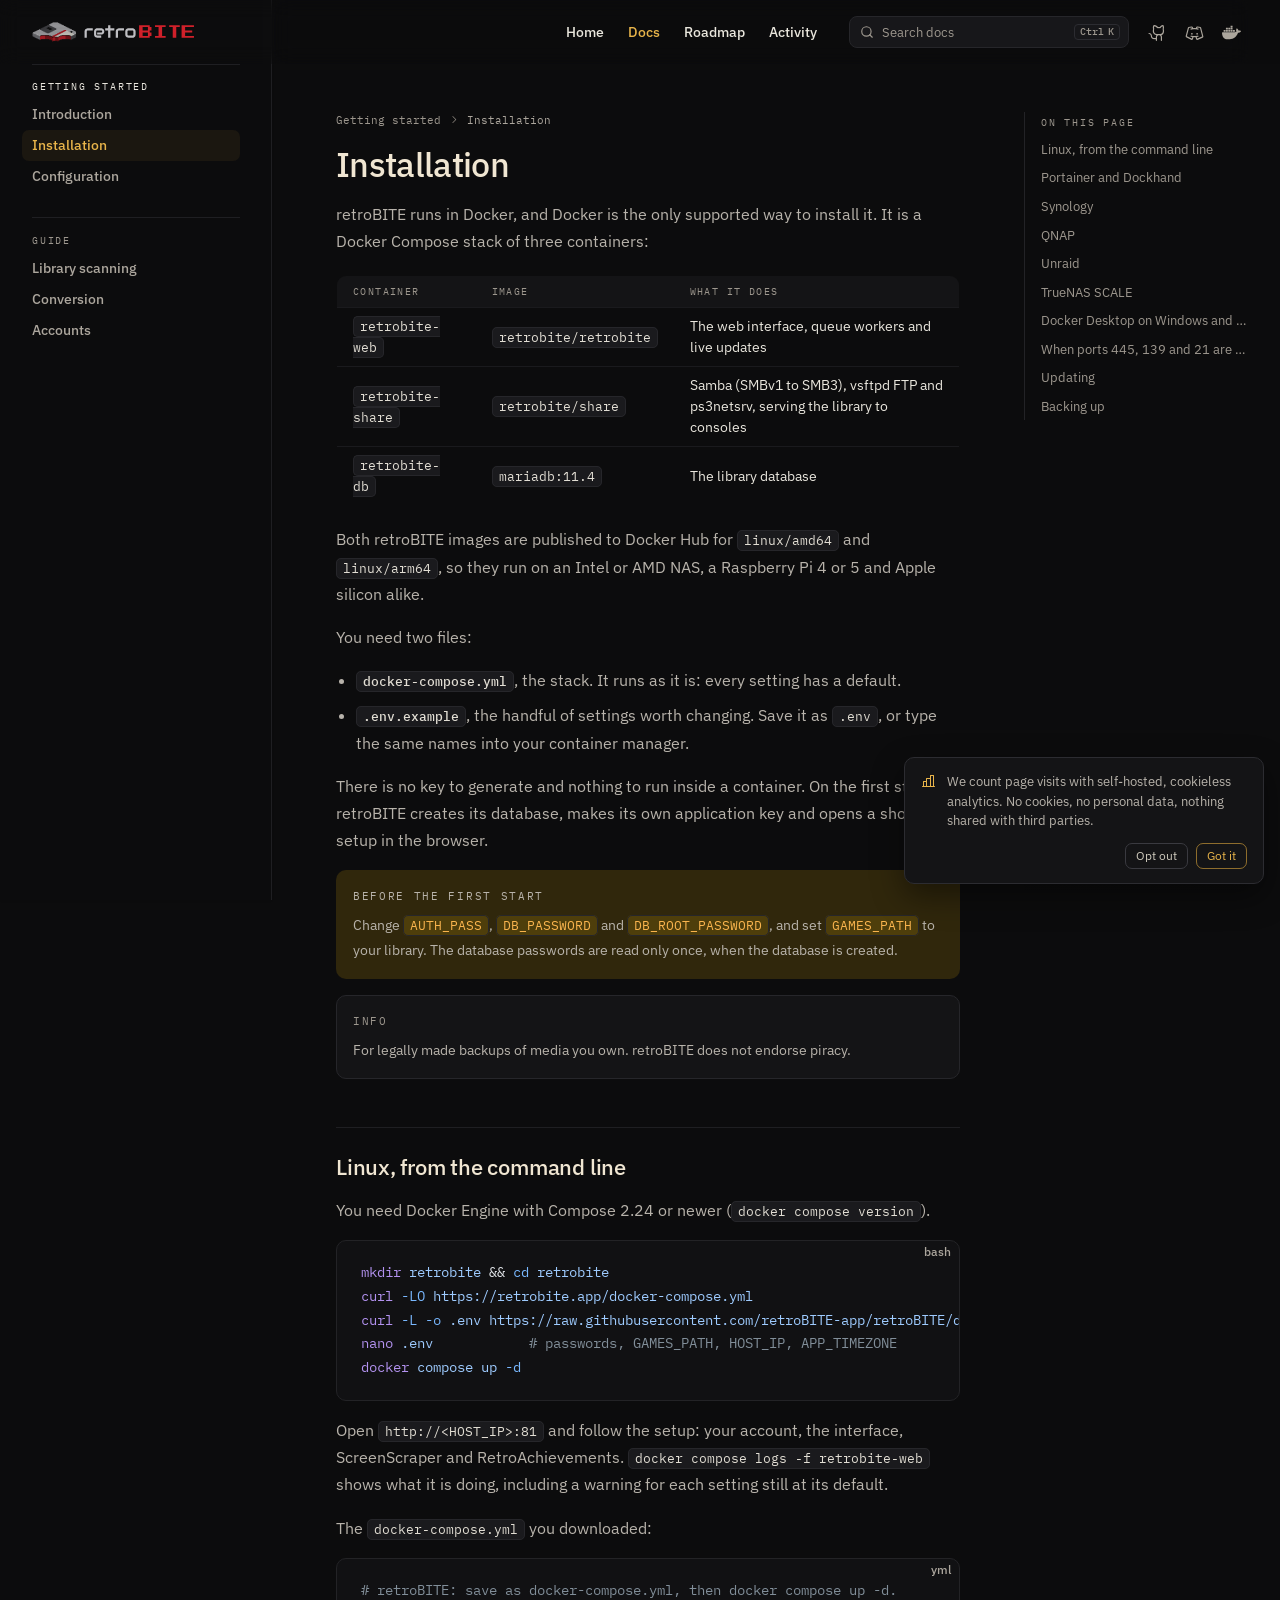
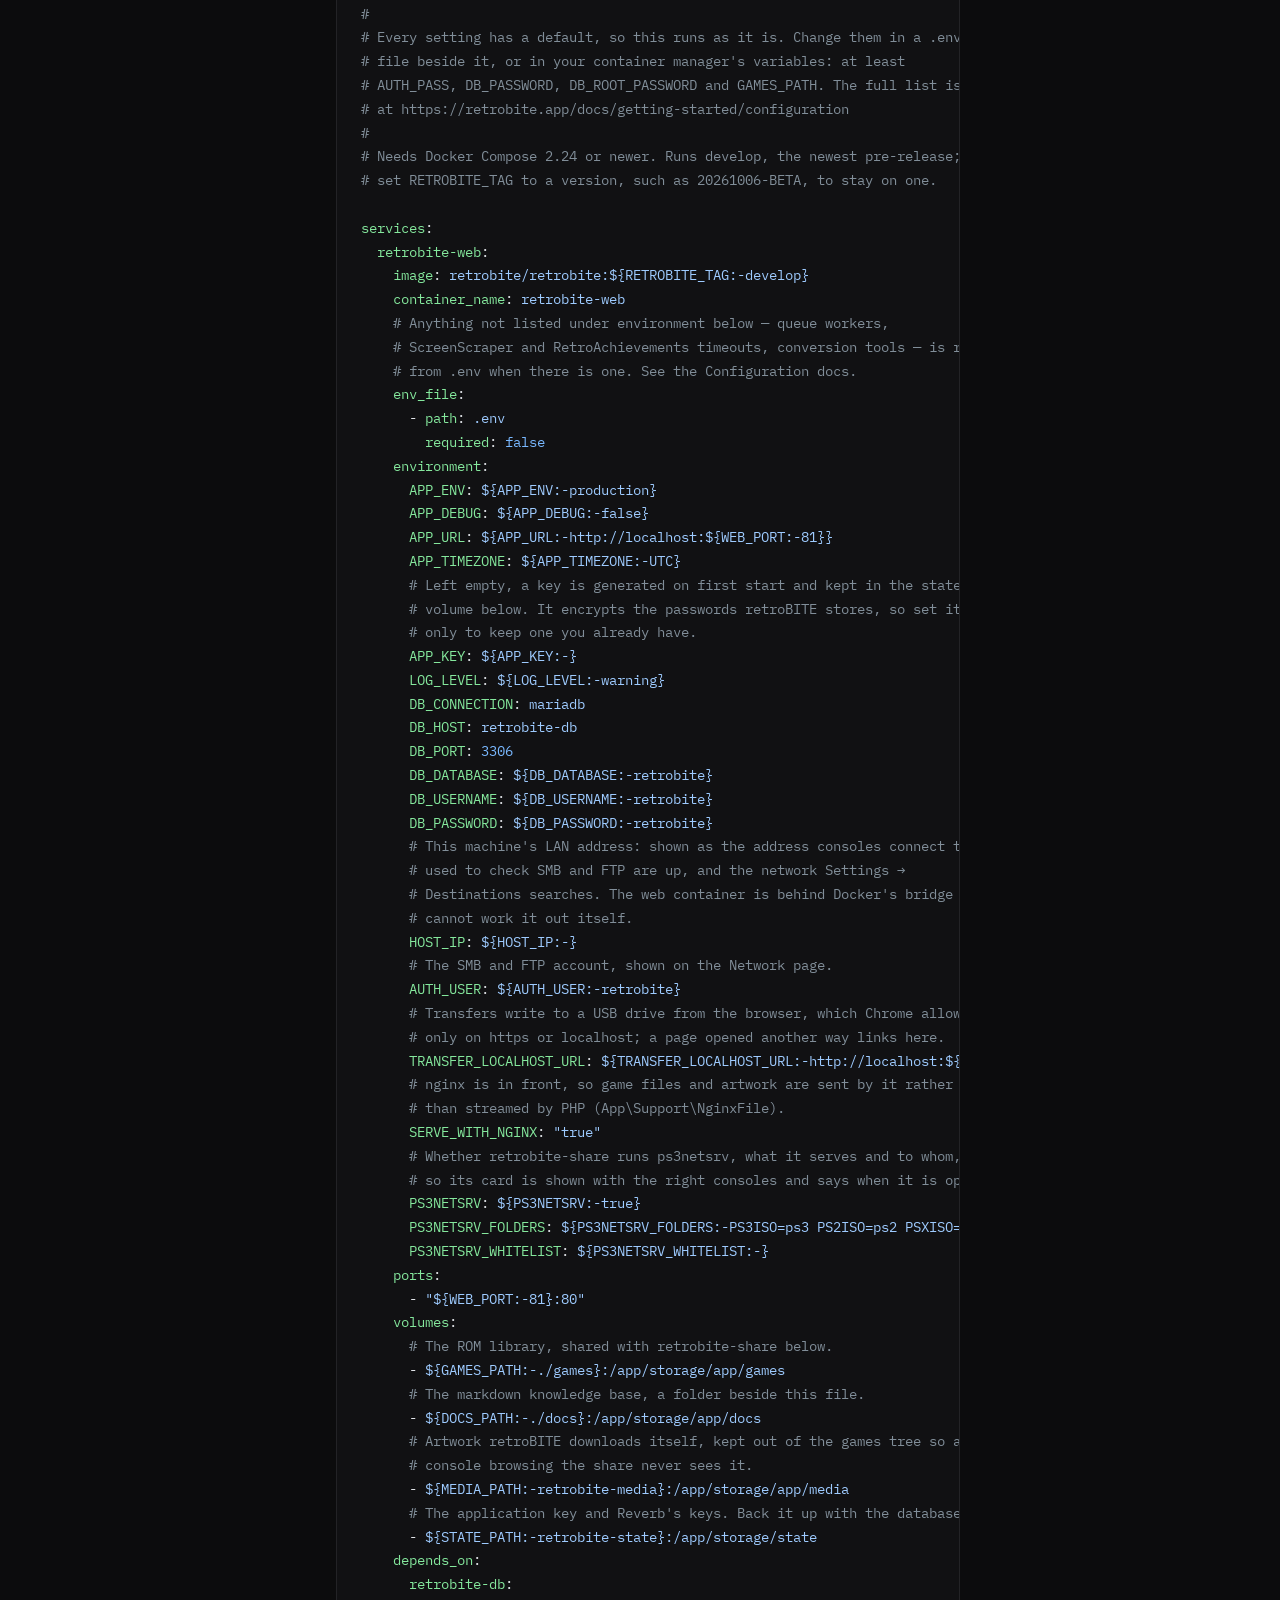
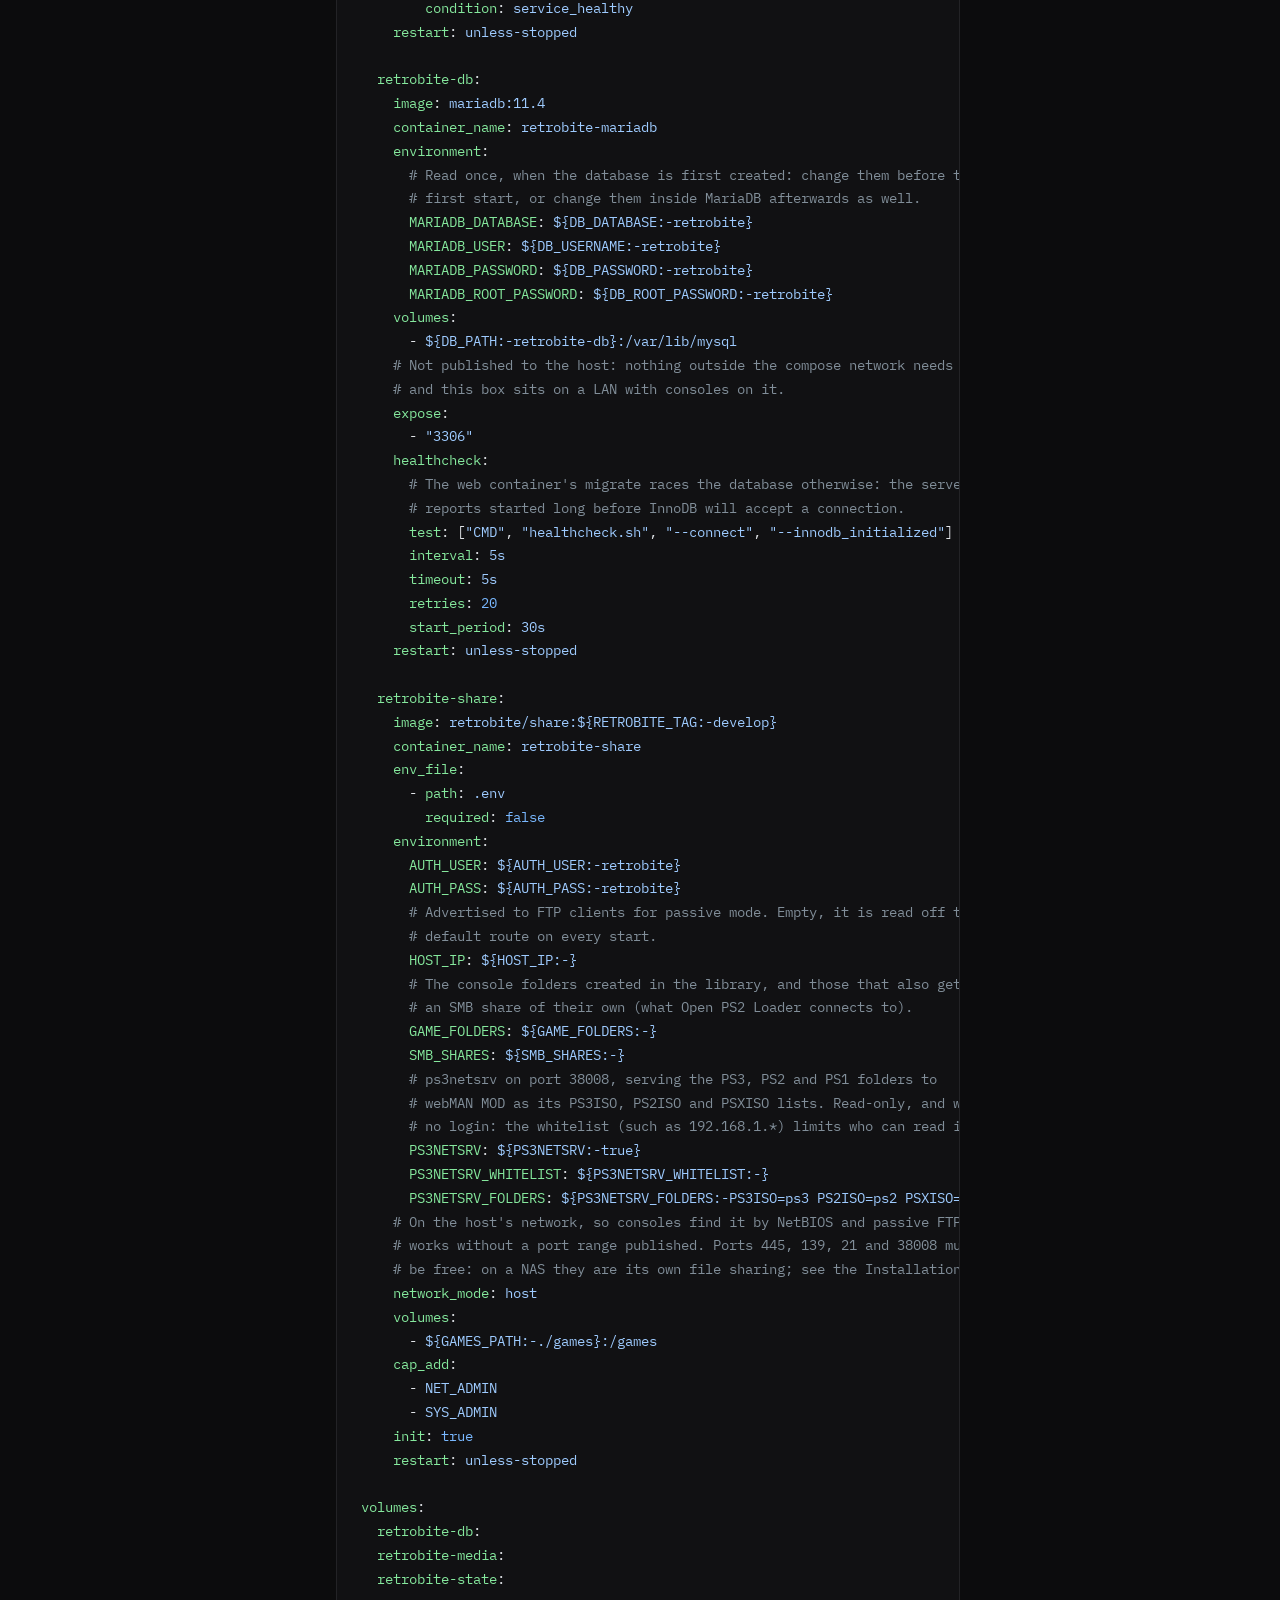
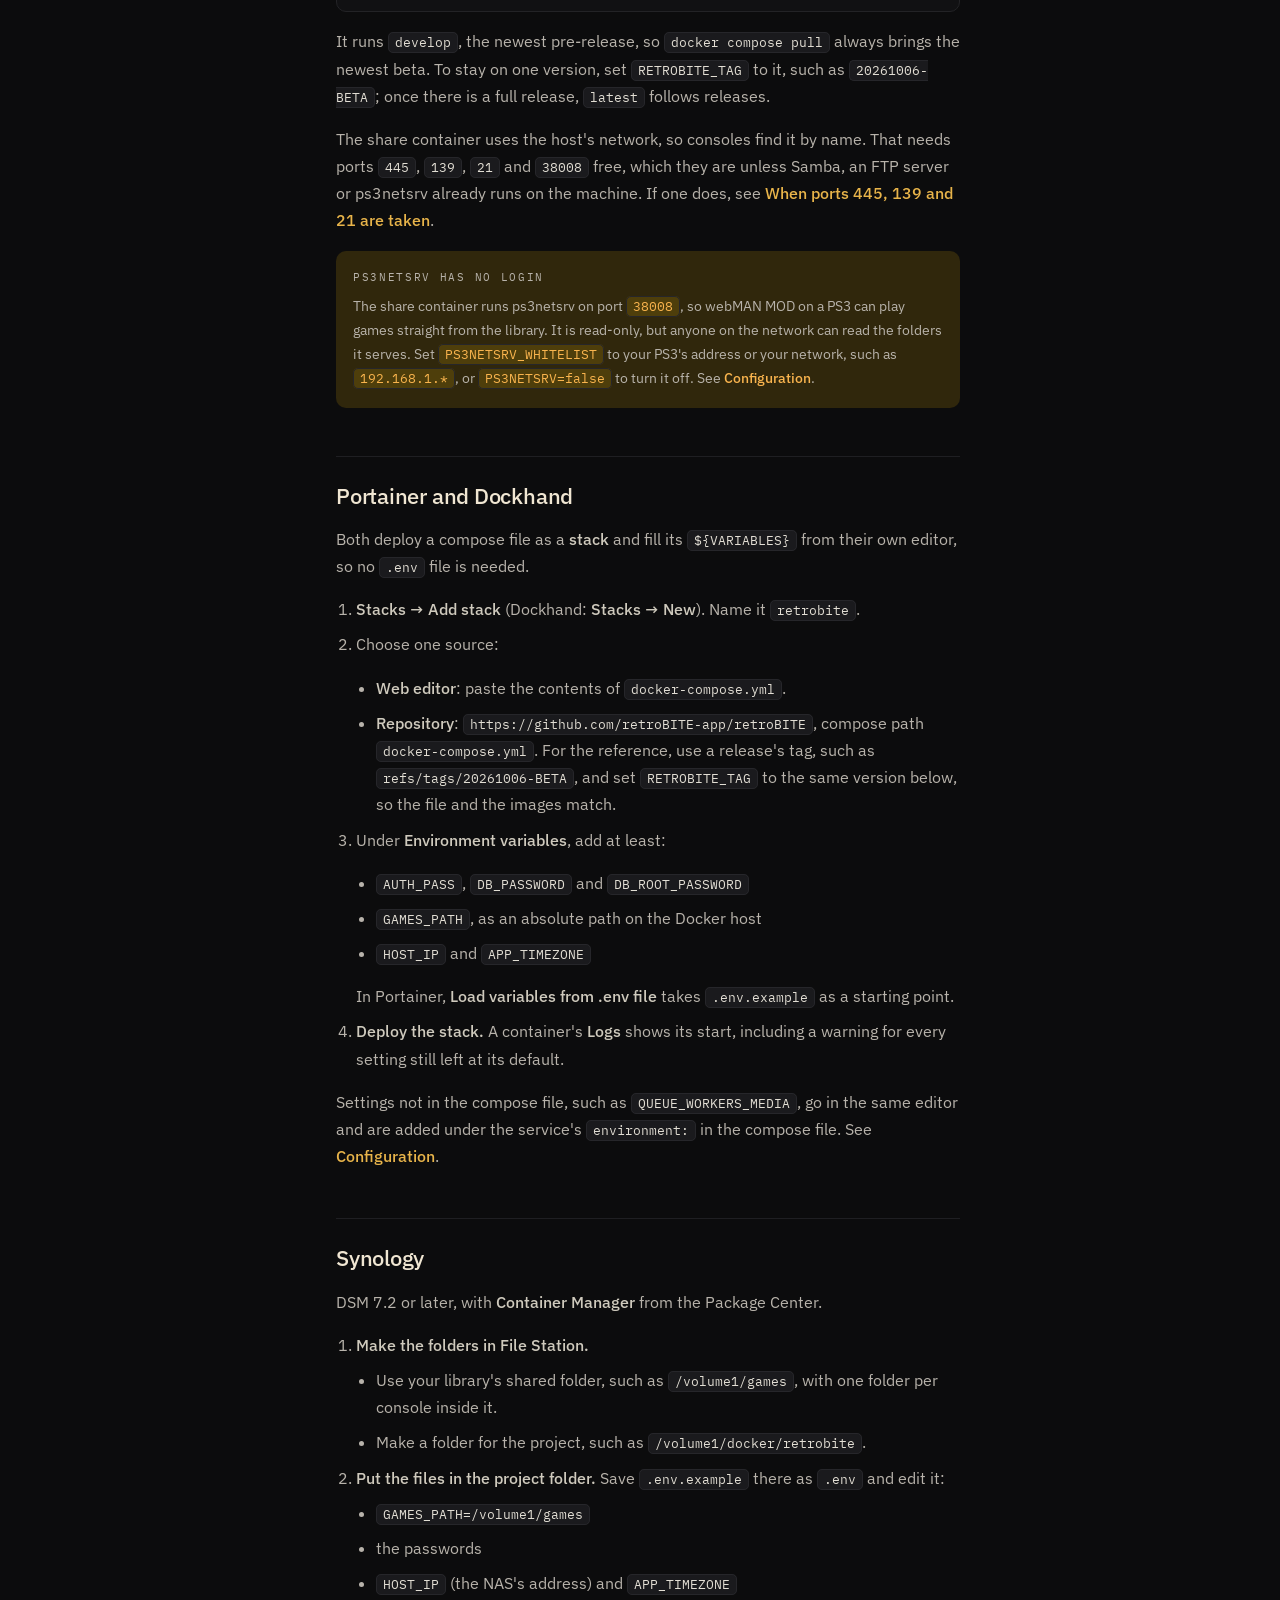
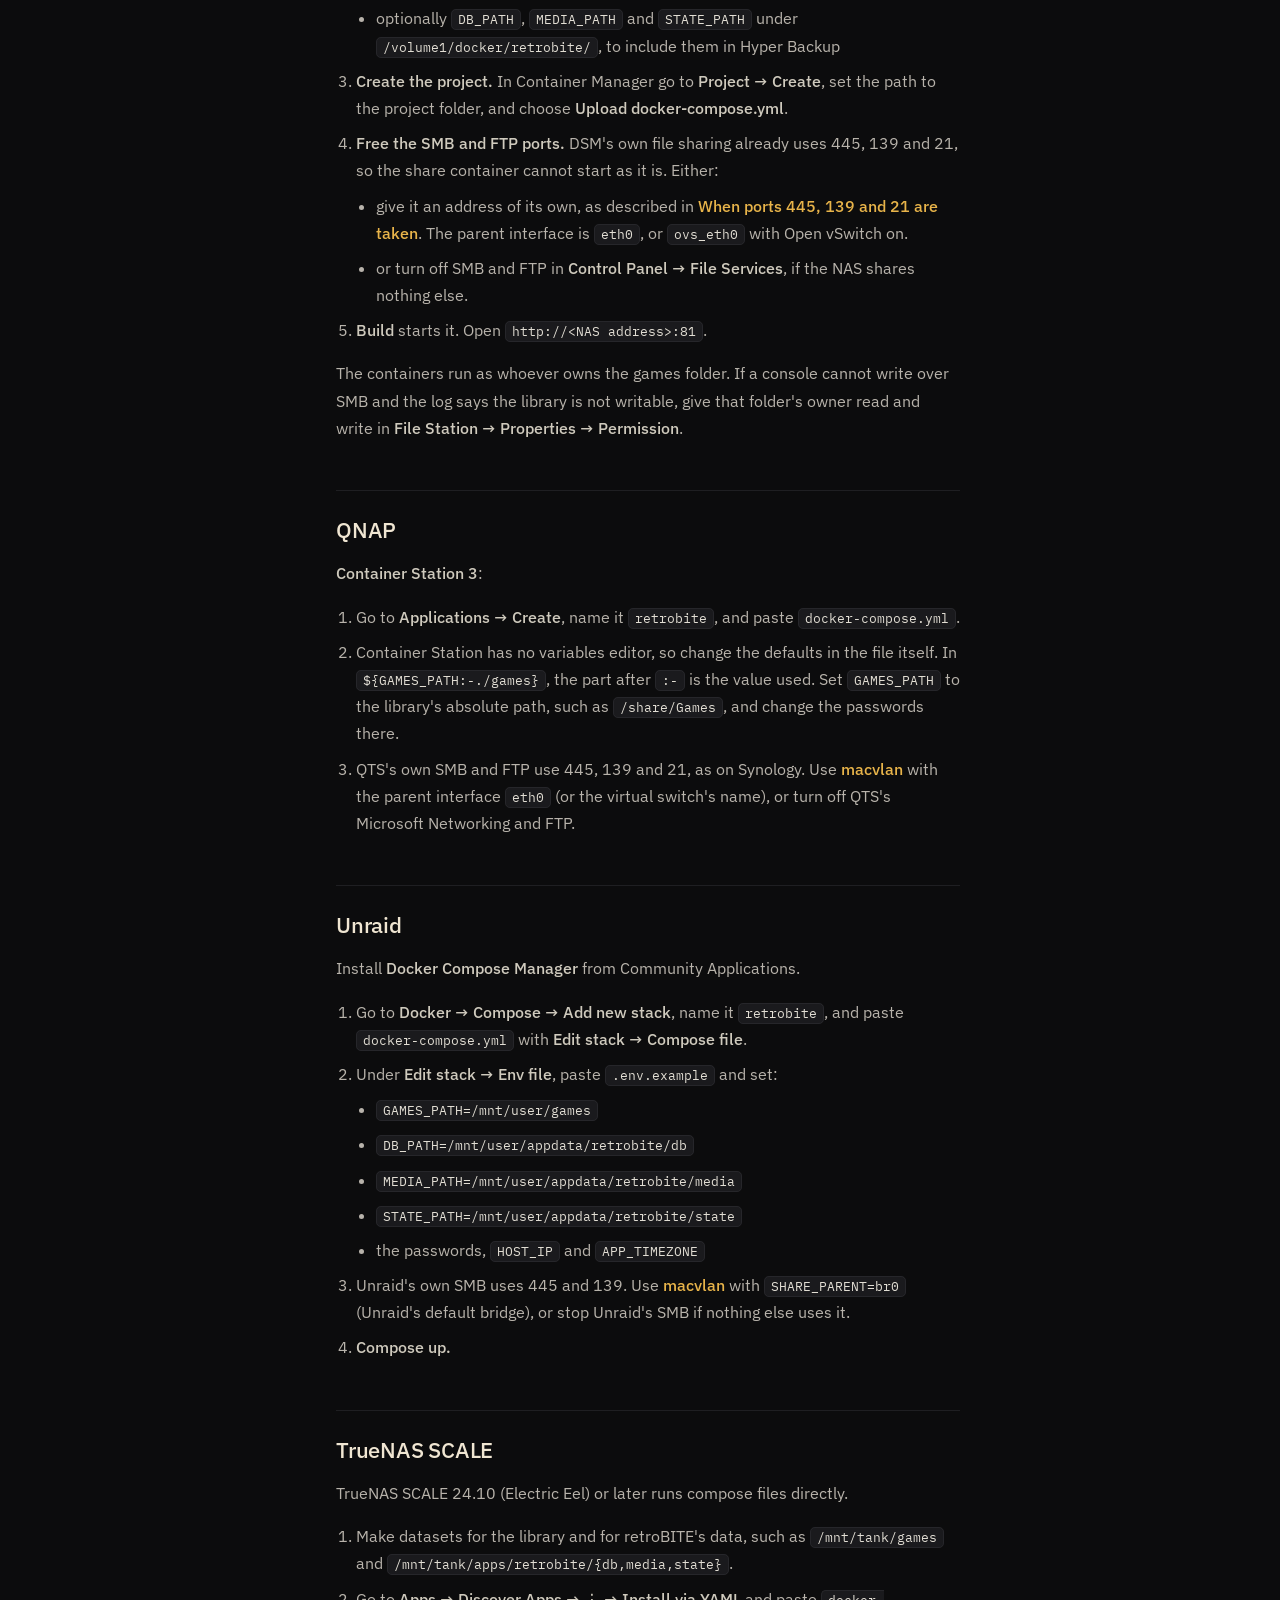
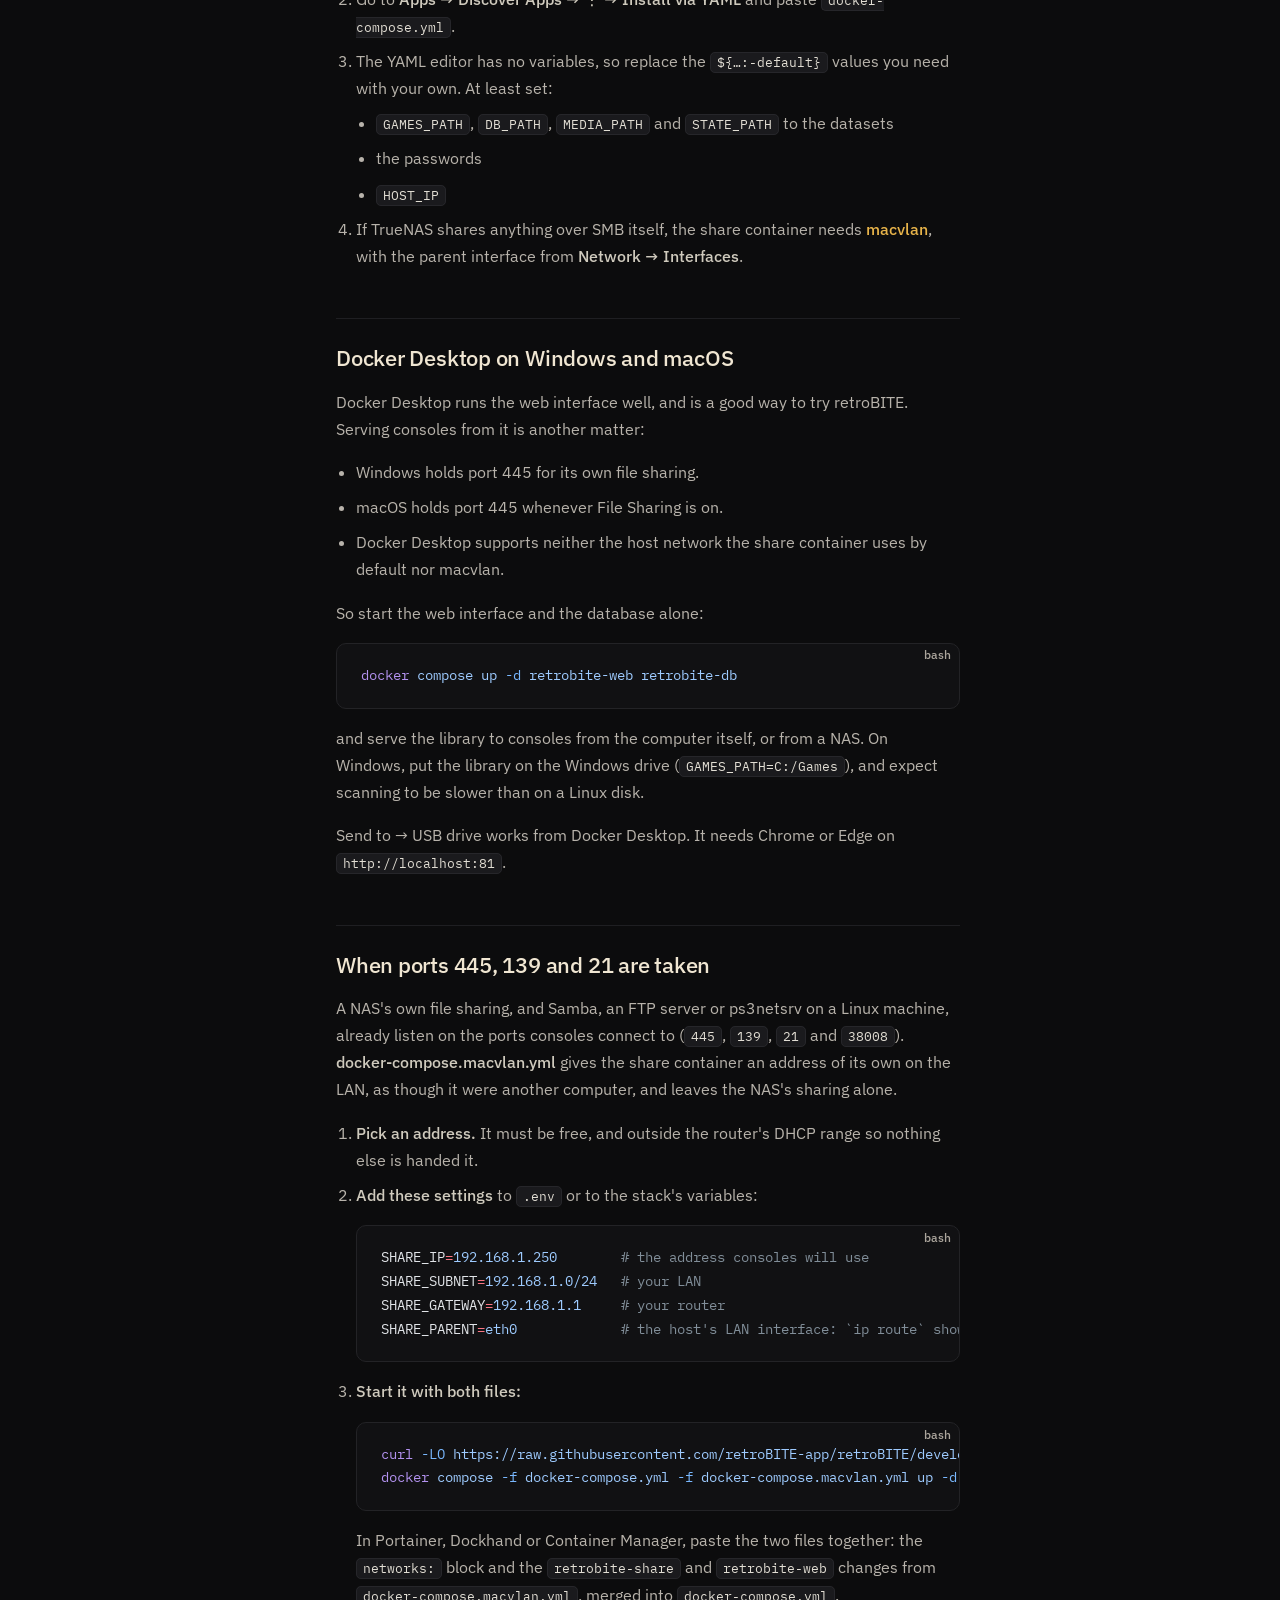
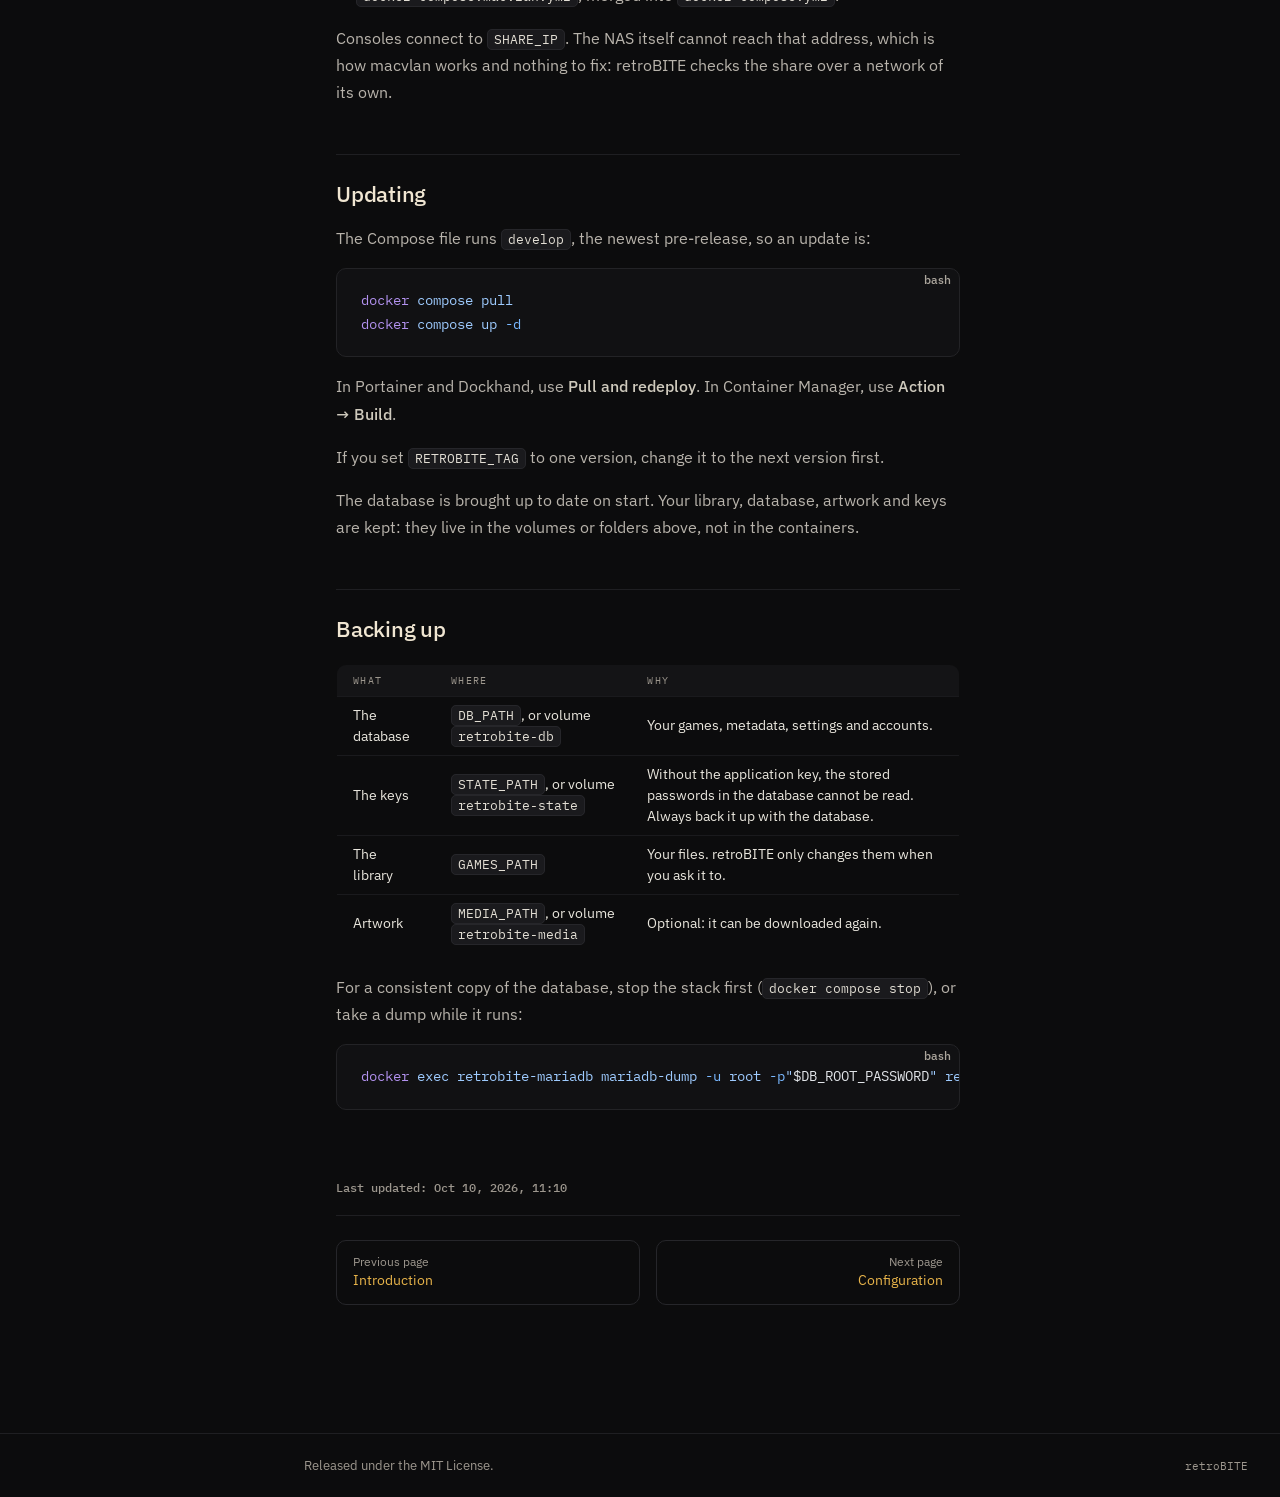
<file: docs/getting-started/installation.html>
<!DOCTYPE html>
<html lang="en" dir="ltr">
  <head>
    <meta charset="utf-8">
    <meta name="viewport" content="width=device-width,initial-scale=1">
    <title>Installation | retroBITE</title>
    <meta name="description" content="Install retroBITE with Docker Compose: on Linux, Portainer, Dockhand, Synology, QNAP, Unraid, TrueNAS or Docker Desktop, plus updating and backups.">
    <meta name="generator" content="VitePress v2.0.0-alpha.20">
    
    <link rel="preload stylesheet" href="/assets/style.B0r1bGW9.css" as="style">
    <script type="module" src="/assets/chunks/metadata.adbce550.js"></script>
    <script type="module" src="/assets/app.ODowEsml.js"></script>
    <link rel="modulepreload" href="/assets/chunks/framework.CW63qgVu.js">
    <link rel="modulepreload" href="/assets/chunks/theme.BbzNlidP.js">
    <link rel="modulepreload" href="/assets/docs_getting-started_installation.md.C15KyegF.lean.js">
    <link rel="icon" href="/favicon.ico" sizes="48x48">
    <link rel="icon" href="/brand/symbol.svg" type="image/svg+xml">
    <link rel="apple-touch-icon" href="/apple-touch-icon.png">
    <meta name="theme-color" content="#0c0c0d">
    <meta property="og:site_name" content="retroBITE">
    <meta property="og:locale" content="en_US">
    <meta property="og:image" content="https://retrobite.app/og.jpg">
    <meta property="og:image:width" content="1200">
    <meta property="og:image:height" content="630">
    <meta property="og:image:alt" content="retroBITE logo on a CRT television in a pixel-art game room">
    <meta name="twitter:card" content="summary_large_image">
    <meta name="twitter:image" content="https://retrobite.app/og.jpg">
    <script defer data-domain="retrobite.app" src="https://analytics.bitxo.se/js/script.js"></script>
    <link rel="preconnect" href="https://fonts.googleapis.com">
    <link rel="preconnect" href="https://fonts.gstatic.com" crossorigin="">
    <link rel="stylesheet" href="https://fonts.googleapis.com/css2?family=IBM+Plex+Sans:wght@400;500;600&amp;family=IBM+Plex+Mono:wght@400;500&amp;display=swap">
    <script id="check-dark-mode">document.documentElement.classList.add(`dark`);</script>
    <script id="check-mac-os">document.documentElement.classList.toggle(`mac`,/Mac|iPhone|iPod|iPad/i.test(navigator.platform));</script>
    <link rel="canonical" href="https://retrobite.app/docs/getting-started/installation">
    <meta property="og:type" content="article">
    <meta property="og:url" content="https://retrobite.app/docs/getting-started/installation">
    <meta property="og:title" content="Installation | retroBITE">
    <meta property="og:description" content="Install retroBITE with Docker Compose: on Linux, Portainer, Dockhand, Synology, QNAP, Unraid, TrueNAS or Docker Desktop, plus updating and backups.">
    <meta name="twitter:title" content="Installation | retroBITE">
    <meta name="twitter:description" content="Install retroBITE with Docker Compose: on Linux, Portainer, Dockhand, Synology, QNAP, Unraid, TrueNAS or Docker Desktop, plus updating and backups.">
  </head>
  <body>
    <div id="app"><div class="Layout" data-v-7aa807ef><!--[--><!--]--><!--[--><span tabindex="-1" data-v-426d5ecb></span><a href="#VPContent" class="VPSkipLink visually-hidden" data-v-426d5ecb>Skip to content</a><!--]--><!----><header class="VPNav" data-v-7aa807ef data-v-f733e610><div class="VPNavBar has-sidebar top" data-v-f733e610 data-v-dac69e74><div class="wrapper" data-v-dac69e74><div class="container" data-v-dac69e74><div class="title" data-v-dac69e74><div class="VPNavBarTitle has-sidebar" data-v-dac69e74 data-v-3cb61e0b><a class="title" href="/" data-v-3cb61e0b><!--[--><!--]--><!--[--><img class="VPImage logo" src="/brand/wordmark.svg" alt="retroBITE" data-v-453cd2d1><!--]--><!----><!--[--><!--]--></a></div></div><div class="content" data-v-dac69e74><div class="content-body" data-v-dac69e74><!--[--><!--]--><div class="VPNavBarSearch search" data-v-dac69e74 data-v-b09c5db8><!--[--><button type="button" class="VPNavBarSearchButton" aria-label="Search" aria-keyshortcuts="/ control+k meta+k" data-v-b09c5db8 data-v-573637dc><span class="vpi-search" aria-hidden="true" data-v-573637dc></span><span class="text" data-v-573637dc>Search docs</span><span class="keys" aria-hidden="true" data-v-573637dc><kbd class="key-mod" data-v-573637dc></kbd><kbd class="key-k" data-v-573637dc></kbd></span></button><!----><!--]--></div><nav aria-label="Main Navigation" class="VPNavMenu VPNavBarMenu menu" data-v-dac69e74 data-v-0474edcd><ul class="list" data-v-0474edcd><!--[--><li class="" data-v-0474edcd><a class="VPLink link VPNavMenuLink VPNavBarMenuLink" href="/" data-v-0474edcd data-v-60fe87c8><!--[--><span data-v-60fe87c8>Home</span><!--]--></a></li><li class="" data-v-0474edcd><a class="VPLink link VPNavMenuLink VPNavBarMenuLink active" href="/docs/" data-v-0474edcd data-v-60fe87c8><!--[--><span data-v-60fe87c8>Docs</span><!--]--></a></li><li class="" data-v-0474edcd><a class="VPLink link VPNavMenuLink VPNavBarMenuLink" href="/roadmap" data-v-0474edcd data-v-60fe87c8><!--[--><span data-v-60fe87c8>Roadmap</span><!--]--></a></li><li class="" data-v-0474edcd><a class="VPLink link VPNavMenuLink VPNavBarMenuLink" href="/activity" data-v-0474edcd data-v-60fe87c8><!--[--><span data-v-60fe87c8>Activity</span><!--]--></a></li><!--]--></ul></nav><!----><!----><!----><!----><!--[--><!--[--><!--[--><div class="nav-social" data-v-e1e4c505><!--[--><a class="link" href="https://github.com/retroBITE-app/retroBITE" target="_blank" rel="noopener" aria-label="retroBITE on GitHub" title="GitHub" data-v-e1e4c505><i class="ph ph-github-logo" data-v-e1e4c505></i><!----><!----></a><a class="link" href="https://discord.gg/EHJAkvJmpu" target="_blank" rel="noopener" aria-label="retroBITE on Discord" title="Discord" data-v-e1e4c505><i class="ph ph-discord-logo" data-v-e1e4c505></i><!----><!----></a><a class="link" href="https://hub.docker.com/u/retrobite" target="_blank" rel="noopener" aria-label="retroBITE on Docker" title="Docker" data-v-e1e4c505><svg class="svg" viewBox="0 0 24 24" aria-hidden="true" data-v-e1e4c505><path fill="currentColor" d="M13.983 11.078h2.119a.186.186 0 0 0 .186-.185V9.006a.186.186 0 0 0-.186-.186h-2.119a.185.185 0 0 0-.185.185v1.888c0 .102.083.185.185.185m-2.954-5.43h2.118a.186.186 0 0 0 .186-.186V3.574a.186.186 0 0 0-.186-.185h-2.118a.185.185 0 0 0-.185.185v1.888c0 .102.082.185.185.185m0 2.716h2.118a.187.187 0 0 0 .186-.186V6.29a.186.186 0 0 0-.186-.185h-2.118a.185.185 0 0 0-.185.185v1.887c0 .102.082.185.185.186m-2.93 0h2.12a.186.186 0 0 0 .184-.186V6.29a.185.185 0 0 0-.185-.185H8.1a.185.185 0 0 0-.185.185v1.887c0 .102.083.185.185.186m-2.964 0h2.119a.186.186 0 0 0 .185-.186V6.29a.185.185 0 0 0-.185-.185H5.136a.186.186 0 0 0-.186.185v1.887c0 .102.084.185.186.186m5.893 2.715h2.118a.186.186 0 0 0 .186-.185V9.006a.186.186 0 0 0-.186-.186h-2.118a.185.185 0 0 0-.185.185v1.888c0 .102.082.185.185.185m-2.93 0h2.12a.185.185 0 0 0 .184-.185V9.006a.185.185 0 0 0-.184-.186h-2.12a.185.185 0 0 0-.184.185v1.888c0 .102.083.185.185.185m-2.964 0h2.119a.185.185 0 0 0 .185-.185V9.006a.185.185 0 0 0-.184-.186h-2.12a.186.186 0 0 0-.186.186v1.887c0 .102.084.185.186.185m-2.92 0h2.12a.185.185 0 0 0 .184-.185V9.006a.185.185 0 0 0-.184-.186h-2.12a.185.185 0 0 0-.184.185v1.888c0 .102.082.185.185.185M23.763 9.89c-.065-.051-.672-.51-1.954-.51q-.508.001-1.01.087c-.248-1.7-1.653-2.53-1.716-2.566l-.344-.199l-.226.327c-.284.438-.49.922-.612 1.43c-.23.97-.09 1.882.403 2.661c-.595.332-1.55.413-1.744.42H.751a.75.75 0 0 0-.75.748a11.4 11.4 0 0 0 .692 4.062c.545 1.428 1.355 2.48 2.41 3.124c1.18.723 3.1 1.137 5.275 1.137a15.7 15.7 0 0 0 2.93-.266a12.3 12.3 0 0 0 3.823-1.389a10.5 10.5 0 0 0 2.61-2.136c1.252-1.418 1.998-2.997 2.553-4.4h.221c1.372 0 2.215-.549 2.68-1.009c.309-.293.55-.65.707-1.046l.098-.288Z" data-v-e1e4c505></path></svg><!----><!----></a><!--]--></div><!--]--><!--]--><!--]--><button type="button" class="VPNavBarHamburger hamburger" aria-label="Menu" aria-expanded="false" data-v-dac69e74 data-v-f895b5e0><span class="container" aria-hidden="true" data-v-f895b5e0><span class="top" data-v-f895b5e0></span><span class="middle" data-v-f895b5e0></span><span class="bottom" data-v-f895b5e0></span></span></button></div></div></div></div><div class="divider" data-v-dac69e74><div class="divider-line" data-v-dac69e74></div></div></div><!----></header><div class="VPLocalNav has-sidebar empty" data-v-7aa807ef data-v-86f10958><div class="container" data-v-86f10958><button type="button" class="menu" aria-expanded="false" aria-controls="VPSidebarNav" data-v-86f10958><span class="vpi-align-left menu-icon" aria-hidden="true" data-v-86f10958></span><span class="menu-text" data-v-86f10958>Menu</span></button><div class="VPLocalNavOutlineDropdown" style="--vp-vh:0px;" data-allow-mismatch="style" data-v-86f10958 data-v-b9336427><button type="button" data-v-b9336427>Return to top</button><!----></div></div></div><aside class="VPSidebar" data-v-7aa807ef data-v-e6e41a9f><div class="curtain" data-v-e6e41a9f></div><nav class="nav" id="VPSidebarNav" aria-labelledby="sidebar-aria-label" tabindex="-1" data-v-e6e41a9f><span class="visually-hidden" id="sidebar-aria-label" data-v-e6e41a9f> Sidebar Navigation </span><!--[--><!--]--><!--[--><div class="no-transition group" data-v-70d1d59e><section class="VPSidebarItem level-0 has-active" data-v-70d1d59e data-v-d6fbf2e2><div class="item" data-v-d6fbf2e2><div class="indicator" data-v-d6fbf2e2></div><h2 class="text" data-v-d6fbf2e2>Getting started</h2><!----></div><ul class="items" data-v-d6fbf2e2><li data-v-d6fbf2e2><!--[--><div class="VPSidebarItem level-1 is-link" data-v-d6fbf2e2><div class="item" data-v-d6fbf2e2><div class="indicator" data-v-d6fbf2e2></div><a class="VPLink link link" href="/docs/" data-v-d6fbf2e2><!--[--><p class="text" data-v-d6fbf2e2>Introduction</p><!--]--></a><!----></div><!----></div><div class="VPSidebarItem level-1 is-link is-active has-active" data-v-d6fbf2e2><div class="item" data-v-d6fbf2e2><div class="indicator" data-v-d6fbf2e2></div><a class="VPLink link link" href="/docs/getting-started/installation" aria-current="page" data-v-d6fbf2e2><!--[--><p class="text" data-v-d6fbf2e2>Installation</p><!--]--></a><!----></div><!----></div><div class="VPSidebarItem level-1 is-link" data-v-d6fbf2e2><div class="item" data-v-d6fbf2e2><div class="indicator" data-v-d6fbf2e2></div><a class="VPLink link link" href="/docs/getting-started/configuration" data-v-d6fbf2e2><!--[--><p class="text" data-v-d6fbf2e2>Configuration</p><!--]--></a><!----></div><!----></div><!--]--></li></ul></section></div><div class="no-transition group" data-v-70d1d59e><section class="VPSidebarItem level-0" data-v-70d1d59e data-v-d6fbf2e2><div class="item" data-v-d6fbf2e2><div class="indicator" data-v-d6fbf2e2></div><h2 class="text" data-v-d6fbf2e2>Guide</h2><!----></div><ul class="items" data-v-d6fbf2e2><li data-v-d6fbf2e2><!--[--><div class="VPSidebarItem level-1 is-link" data-v-d6fbf2e2><div class="item" data-v-d6fbf2e2><div class="indicator" data-v-d6fbf2e2></div><a class="VPLink link link" href="/docs/guide/library-scanning" data-v-d6fbf2e2><!--[--><p class="text" data-v-d6fbf2e2>Library scanning</p><!--]--></a><!----></div><!----></div><div class="VPSidebarItem level-1 is-link" data-v-d6fbf2e2><div class="item" data-v-d6fbf2e2><div class="indicator" data-v-d6fbf2e2></div><a class="VPLink link link" href="/docs/guide/conversion" data-v-d6fbf2e2><!--[--><p class="text" data-v-d6fbf2e2>Conversion</p><!--]--></a><!----></div><!----></div><div class="VPSidebarItem level-1 is-link" data-v-d6fbf2e2><div class="item" data-v-d6fbf2e2><div class="indicator" data-v-d6fbf2e2></div><a class="VPLink link link" href="/docs/guide/accounts" data-v-d6fbf2e2><!--[--><p class="text" data-v-d6fbf2e2>Accounts</p><!--]--></a><!----></div><!----></div><!--]--></li></ul></section></div><!--]--><!--[--><!--]--></nav></aside><div class="VPContent has-sidebar" id="VPContent" data-v-7aa807ef data-v-b934d83e><div class="VPDoc has-sidebar has-aside" data-v-b934d83e data-v-e0c79c31><!--[--><!--]--><div class="container" data-v-e0c79c31><div class="aside" data-v-e0c79c31><div class="aside-curtain" data-v-e0c79c31></div><div class="aside-container" data-v-e0c79c31><div class="aside-content" data-v-e0c79c31><div class="VPDocAside" data-v-e0c79c31 data-v-117643ad><!--[--><!--]--><!--[--><!--]--><nav aria-labelledby="doc-outline-aria-label" class="VPDocAsideOutline" data-v-117643ad data-v-230a2956><div class="content" data-v-230a2956><div class="outline-marker" data-v-230a2956></div><div aria-level="2" class="outline-title" id="doc-outline-aria-label" role="heading" data-v-230a2956>On this page</div><ul class="VPDocOutlineItem root" data-v-230a2956 data-v-a7228af7><!--[--><!--]--></ul></div></nav><!--[--><!--]--><div class="spacer" data-v-117643ad></div><!--[--><!--]--><!----><!--[--><!--]--><!--[--><!--]--></div></div></div></div><div class="content" data-v-e0c79c31><div class="content-container" data-v-e0c79c31><!--[--><!--[--><!--[--><div class="doc-breadcrumb" data-v-c3f23cc3>Getting started<i class="ph ph-caret-right" data-v-c3f23cc3></i><span data-v-c3f23cc3>Installation</span></div><!--]--><!--]--><!--]--><main class="main" data-v-e0c79c31><div style="position:relative;" class="vp-doc _docs_getting-started_installation" data-v-e0c79c31><div><h1 id="installation" tabindex="-1">Installation <a class="header-anchor" href="#installation" aria-label="Permalink to “Installation”">​</a></h1><p>retroBITE runs in Docker, and Docker is the only supported way to install it. It is a Docker Compose stack of three containers:</p><table tabindex="0"><thead><tr><th>Container</th><th>Image</th><th>What it does</th></tr></thead><tbody><tr><td><code>retrobite-web</code></td><td><code>retrobite/retrobite</code></td><td>The web interface, queue workers and live updates</td></tr><tr><td><code>retrobite-share</code></td><td><code>retrobite/share</code></td><td>Samba (SMBv1 to SMB3), vsftpd FTP and ps3netsrv, serving the library to consoles</td></tr><tr><td><code>retrobite-db</code></td><td><code>mariadb:11.4</code></td><td>The library database</td></tr></tbody></table><p>Both retroBITE images are published to Docker Hub for <code>linux/amd64</code> and <code>linux/arm64</code>, so they run on an Intel or AMD NAS, a Raspberry Pi 4 or 5 and Apple silicon alike.</p><p>You need two files:</p><ul><li><strong><code>docker-compose.yml</code></strong>, the stack. It runs as it is: every setting has a default.</li><li><strong><code>.env.example</code></strong>, the handful of settings worth changing. Save it as <code>.env</code>, or type the same names into your container manager.</li></ul><p>There is no key to generate and nothing to run inside a container. On the first start retroBITE creates its database, makes its own application key and opens a short setup in the browser.</p><div class="warning custom-block"><p class="custom-block-title">Before the first start</p><p>Change <code>AUTH_PASS</code>, <code>DB_PASSWORD</code> and <code>DB_ROOT_PASSWORD</code>, and set <code>GAMES_PATH</code> to your library. The database passwords are read only once, when the database is created.</p></div><div class="info custom-block"><p class="custom-block-title custom-block-title-default">INFO</p><p>For legally made backups of media you own. retroBITE does not endorse piracy.</p></div><h2 id="linux-from-the-command-line" tabindex="-1">Linux, from the command line <a class="header-anchor" href="#linux-from-the-command-line" aria-label="Permalink to “Linux, from the command line”">​</a></h2><p>You need Docker Engine with Compose 2.24 or newer (<code>docker compose version</code>).</p><div class="language-bash"><button title="Copy code" data-copied="Copied" class="copy"></button><span class="lang">bash</span><pre class="shiki shiki-themes github-light github-dark" style="--shiki-light:#24292e;--shiki-dark:#e1e4e8;--shiki-light-bg:#fff;--shiki-dark-bg:#24292e;" tabindex="0" dir="ltr"><code><span class="line"><span style="--shiki-light:#6F42C1;--shiki-dark:#B392F0;">mkdir</span><span style="--shiki-light:#032F62;--shiki-dark:#9ECBFF;"> retrobite</span><span style="--shiki-light:#24292E;--shiki-dark:#E1E4E8;"> &amp;&amp; </span><span style="--shiki-light:#005CC5;--shiki-dark:#79B8FF;">cd</span><span style="--shiki-light:#032F62;--shiki-dark:#9ECBFF;"> retrobite</span></span>
<span class="line"><span style="--shiki-light:#6F42C1;--shiki-dark:#B392F0;">curl</span><span style="--shiki-light:#005CC5;--shiki-dark:#79B8FF;"> -LO</span><span style="--shiki-light:#032F62;--shiki-dark:#9ECBFF;"> https://retrobite.app/docker-compose.yml</span></span>
<span class="line"><span style="--shiki-light:#6F42C1;--shiki-dark:#B392F0;">curl</span><span style="--shiki-light:#005CC5;--shiki-dark:#79B8FF;"> -L</span><span style="--shiki-light:#005CC5;--shiki-dark:#79B8FF;"> -o</span><span style="--shiki-light:#032F62;--shiki-dark:#9ECBFF;"> .env</span><span style="--shiki-light:#032F62;--shiki-dark:#9ECBFF;"> https://raw.githubusercontent.com/retroBITE-app/retroBITE/develop/.env.example</span></span>
<span class="line"><span style="--shiki-light:#6F42C1;--shiki-dark:#B392F0;">nano</span><span style="--shiki-light:#032F62;--shiki-dark:#9ECBFF;"> .env</span><span style="--shiki-light:#62687b;--shiki-dark:#818e99;">            # passwords, GAMES_PATH, HOST_IP, APP_TIMEZONE</span></span>
<span class="line"><span style="--shiki-light:#6F42C1;--shiki-dark:#B392F0;">docker</span><span style="--shiki-light:#032F62;--shiki-dark:#9ECBFF;"> compose</span><span style="--shiki-light:#032F62;--shiki-dark:#9ECBFF;"> up</span><span style="--shiki-light:#005CC5;--shiki-dark:#79B8FF;"> -d</span></span></code></pre></div><p>Open <code>http://&lt;HOST_IP&gt;:81</code> and follow the setup: your account, the interface, ScreenScraper and RetroAchievements. <code>docker compose logs -f retrobite-web</code> shows what it is doing, including a warning for each setting still at its default.</p><p>The <code>docker-compose.yml</code> you downloaded:</p><div class="language-yml"><button title="Copy code" data-copied="Copied" class="copy"></button><span class="lang">yml</span><pre class="shiki shiki-themes github-light github-dark" style="--shiki-light:#24292e;--shiki-dark:#e1e4e8;--shiki-light-bg:#fff;--shiki-dark-bg:#24292e;" tabindex="0" dir="ltr"><code><span class="line"><span style="--shiki-light:#62687b;--shiki-dark:#818e99;"># retroBITE: save as docker-compose.yml, then docker compose up -d.</span></span>
<span class="line"><span style="--shiki-light:#62687b;--shiki-dark:#818e99;">#</span></span>
<span class="line"><span style="--shiki-light:#62687b;--shiki-dark:#818e99;"># Every setting has a default, so this runs as it is. Change them in a .env</span></span>
<span class="line"><span style="--shiki-light:#62687b;--shiki-dark:#818e99;"># file beside it, or in your container manager&#39;s variables: at least</span></span>
<span class="line"><span style="--shiki-light:#62687b;--shiki-dark:#818e99;"># AUTH_PASS, DB_PASSWORD, DB_ROOT_PASSWORD and GAMES_PATH. The full list is</span></span>
<span class="line"><span style="--shiki-light:#62687b;--shiki-dark:#818e99;"># at https://retrobite.app/docs/getting-started/configuration</span></span>
<span class="line"><span style="--shiki-light:#62687b;--shiki-dark:#818e99;">#</span></span>
<span class="line"><span style="--shiki-light:#62687b;--shiki-dark:#818e99;"># Needs Docker Compose 2.24 or newer. Runs develop, the newest pre-release;</span></span>
<span class="line"><span style="--shiki-light:#62687b;--shiki-dark:#818e99;"># set RETROBITE_TAG to a version, such as 20261006-BETA, to stay on one.</span></span>
<span class="line"></span>
<span class="line"><span style="--shiki-light:#11782a;--shiki-dark:#85E89D;">services</span><span style="--shiki-light:#24292E;--shiki-dark:#E1E4E8;">:</span></span>
<span class="line"><span style="--shiki-light:#11782a;--shiki-dark:#85E89D;">  retrobite-web</span><span style="--shiki-light:#24292E;--shiki-dark:#E1E4E8;">:</span></span>
<span class="line"><span style="--shiki-light:#11782a;--shiki-dark:#85E89D;">    image</span><span style="--shiki-light:#24292E;--shiki-dark:#E1E4E8;">: </span><span style="--shiki-light:#032F62;--shiki-dark:#9ECBFF;">retrobite/retrobite:${RETROBITE_TAG:-develop}</span></span>
<span class="line"><span style="--shiki-light:#11782a;--shiki-dark:#85E89D;">    container_name</span><span style="--shiki-light:#24292E;--shiki-dark:#E1E4E8;">: </span><span style="--shiki-light:#032F62;--shiki-dark:#9ECBFF;">retrobite-web</span></span>
<span class="line"><span style="--shiki-light:#62687b;--shiki-dark:#818e99;">    # Anything not listed under environment below — queue workers,</span></span>
<span class="line"><span style="--shiki-light:#62687b;--shiki-dark:#818e99;">    # ScreenScraper and RetroAchievements timeouts, conversion tools — is read</span></span>
<span class="line"><span style="--shiki-light:#62687b;--shiki-dark:#818e99;">    # from .env when there is one. See the Configuration docs.</span></span>
<span class="line"><span style="--shiki-light:#11782a;--shiki-dark:#85E89D;">    env_file</span><span style="--shiki-light:#24292E;--shiki-dark:#E1E4E8;">:</span></span>
<span class="line"><span style="--shiki-light:#24292E;--shiki-dark:#E1E4E8;">      - </span><span style="--shiki-light:#11782a;--shiki-dark:#85E89D;">path</span><span style="--shiki-light:#24292E;--shiki-dark:#E1E4E8;">: </span><span style="--shiki-light:#032F62;--shiki-dark:#9ECBFF;">.env</span></span>
<span class="line"><span style="--shiki-light:#11782a;--shiki-dark:#85E89D;">        required</span><span style="--shiki-light:#24292E;--shiki-dark:#E1E4E8;">: </span><span style="--shiki-light:#005CC5;--shiki-dark:#79B8FF;">false</span></span>
<span class="line"><span style="--shiki-light:#11782a;--shiki-dark:#85E89D;">    environment</span><span style="--shiki-light:#24292E;--shiki-dark:#E1E4E8;">:</span></span>
<span class="line"><span style="--shiki-light:#11782a;--shiki-dark:#85E89D;">      APP_ENV</span><span style="--shiki-light:#24292E;--shiki-dark:#E1E4E8;">: </span><span style="--shiki-light:#032F62;--shiki-dark:#9ECBFF;">${APP_ENV:-production}</span></span>
<span class="line"><span style="--shiki-light:#11782a;--shiki-dark:#85E89D;">      APP_DEBUG</span><span style="--shiki-light:#24292E;--shiki-dark:#E1E4E8;">: </span><span style="--shiki-light:#032F62;--shiki-dark:#9ECBFF;">${APP_DEBUG:-false}</span></span>
<span class="line"><span style="--shiki-light:#11782a;--shiki-dark:#85E89D;">      APP_URL</span><span style="--shiki-light:#24292E;--shiki-dark:#E1E4E8;">: </span><span style="--shiki-light:#032F62;--shiki-dark:#9ECBFF;">${APP_URL:-http://localhost:${WEB_PORT:-81}}</span></span>
<span class="line"><span style="--shiki-light:#11782a;--shiki-dark:#85E89D;">      APP_TIMEZONE</span><span style="--shiki-light:#24292E;--shiki-dark:#E1E4E8;">: </span><span style="--shiki-light:#032F62;--shiki-dark:#9ECBFF;">${APP_TIMEZONE:-UTC}</span></span>
<span class="line"><span style="--shiki-light:#62687b;--shiki-dark:#818e99;">      # Left empty, a key is generated on first start and kept in the state</span></span>
<span class="line"><span style="--shiki-light:#62687b;--shiki-dark:#818e99;">      # volume below. It encrypts the passwords retroBITE stores, so set it</span></span>
<span class="line"><span style="--shiki-light:#62687b;--shiki-dark:#818e99;">      # only to keep one you already have.</span></span>
<span class="line"><span style="--shiki-light:#11782a;--shiki-dark:#85E89D;">      APP_KEY</span><span style="--shiki-light:#24292E;--shiki-dark:#E1E4E8;">: </span><span style="--shiki-light:#032F62;--shiki-dark:#9ECBFF;">${APP_KEY:-}</span></span>
<span class="line"><span style="--shiki-light:#11782a;--shiki-dark:#85E89D;">      LOG_LEVEL</span><span style="--shiki-light:#24292E;--shiki-dark:#E1E4E8;">: </span><span style="--shiki-light:#032F62;--shiki-dark:#9ECBFF;">${LOG_LEVEL:-warning}</span></span>
<span class="line"><span style="--shiki-light:#11782a;--shiki-dark:#85E89D;">      DB_CONNECTION</span><span style="--shiki-light:#24292E;--shiki-dark:#E1E4E8;">: </span><span style="--shiki-light:#032F62;--shiki-dark:#9ECBFF;">mariadb</span></span>
<span class="line"><span style="--shiki-light:#11782a;--shiki-dark:#85E89D;">      DB_HOST</span><span style="--shiki-light:#24292E;--shiki-dark:#E1E4E8;">: </span><span style="--shiki-light:#032F62;--shiki-dark:#9ECBFF;">retrobite-db</span></span>
<span class="line"><span style="--shiki-light:#11782a;--shiki-dark:#85E89D;">      DB_PORT</span><span style="--shiki-light:#24292E;--shiki-dark:#E1E4E8;">: </span><span style="--shiki-light:#005CC5;--shiki-dark:#79B8FF;">3306</span></span>
<span class="line"><span style="--shiki-light:#11782a;--shiki-dark:#85E89D;">      DB_DATABASE</span><span style="--shiki-light:#24292E;--shiki-dark:#E1E4E8;">: </span><span style="--shiki-light:#032F62;--shiki-dark:#9ECBFF;">${DB_DATABASE:-retrobite}</span></span>
<span class="line"><span style="--shiki-light:#11782a;--shiki-dark:#85E89D;">      DB_USERNAME</span><span style="--shiki-light:#24292E;--shiki-dark:#E1E4E8;">: </span><span style="--shiki-light:#032F62;--shiki-dark:#9ECBFF;">${DB_USERNAME:-retrobite}</span></span>
<span class="line"><span style="--shiki-light:#11782a;--shiki-dark:#85E89D;">      DB_PASSWORD</span><span style="--shiki-light:#24292E;--shiki-dark:#E1E4E8;">: </span><span style="--shiki-light:#032F62;--shiki-dark:#9ECBFF;">${DB_PASSWORD:-retrobite}</span></span>
<span class="line"><span style="--shiki-light:#62687b;--shiki-dark:#818e99;">      # This machine&#39;s LAN address: shown as the address consoles connect to,</span></span>
<span class="line"><span style="--shiki-light:#62687b;--shiki-dark:#818e99;">      # used to check SMB and FTP are up, and the network Settings →</span></span>
<span class="line"><span style="--shiki-light:#62687b;--shiki-dark:#818e99;">      # Destinations searches. The web container is behind Docker&#39;s bridge and</span></span>
<span class="line"><span style="--shiki-light:#62687b;--shiki-dark:#818e99;">      # cannot work it out itself.</span></span>
<span class="line"><span style="--shiki-light:#11782a;--shiki-dark:#85E89D;">      HOST_IP</span><span style="--shiki-light:#24292E;--shiki-dark:#E1E4E8;">: </span><span style="--shiki-light:#032F62;--shiki-dark:#9ECBFF;">${HOST_IP:-}</span></span>
<span class="line"><span style="--shiki-light:#62687b;--shiki-dark:#818e99;">      # The SMB and FTP account, shown on the Network page.</span></span>
<span class="line"><span style="--shiki-light:#11782a;--shiki-dark:#85E89D;">      AUTH_USER</span><span style="--shiki-light:#24292E;--shiki-dark:#E1E4E8;">: </span><span style="--shiki-light:#032F62;--shiki-dark:#9ECBFF;">${AUTH_USER:-retrobite}</span></span>
<span class="line"><span style="--shiki-light:#62687b;--shiki-dark:#818e99;">      # Transfers write to a USB drive from the browser, which Chrome allows</span></span>
<span class="line"><span style="--shiki-light:#62687b;--shiki-dark:#818e99;">      # only on https or localhost; a page opened another way links here.</span></span>
<span class="line"><span style="--shiki-light:#11782a;--shiki-dark:#85E89D;">      TRANSFER_LOCALHOST_URL</span><span style="--shiki-light:#24292E;--shiki-dark:#E1E4E8;">: </span><span style="--shiki-light:#032F62;--shiki-dark:#9ECBFF;">${TRANSFER_LOCALHOST_URL:-http://localhost:${WEB_PORT:-81}}</span></span>
<span class="line"><span style="--shiki-light:#62687b;--shiki-dark:#818e99;">      # nginx is in front, so game files and artwork are sent by it rather</span></span>
<span class="line"><span style="--shiki-light:#62687b;--shiki-dark:#818e99;">      # than streamed by PHP (App\Support\NginxFile).</span></span>
<span class="line"><span style="--shiki-light:#11782a;--shiki-dark:#85E89D;">      SERVE_WITH_NGINX</span><span style="--shiki-light:#24292E;--shiki-dark:#E1E4E8;">: </span><span style="--shiki-light:#032F62;--shiki-dark:#9ECBFF;">&quot;true&quot;</span></span>
<span class="line"><span style="--shiki-light:#62687b;--shiki-dark:#818e99;">      # Whether retrobite-share runs ps3netsrv, what it serves and to whom,</span></span>
<span class="line"><span style="--shiki-light:#62687b;--shiki-dark:#818e99;">      # so its card is shown with the right consoles and says when it is open.</span></span>
<span class="line"><span style="--shiki-light:#11782a;--shiki-dark:#85E89D;">      PS3NETSRV</span><span style="--shiki-light:#24292E;--shiki-dark:#E1E4E8;">: </span><span style="--shiki-light:#032F62;--shiki-dark:#9ECBFF;">${PS3NETSRV:-true}</span></span>
<span class="line"><span style="--shiki-light:#11782a;--shiki-dark:#85E89D;">      PS3NETSRV_FOLDERS</span><span style="--shiki-light:#24292E;--shiki-dark:#E1E4E8;">: </span><span style="--shiki-light:#032F62;--shiki-dark:#9ECBFF;">${PS3NETSRV_FOLDERS:-PS3ISO=ps3 PS2ISO=ps2 PSXISO=psx}</span></span>
<span class="line"><span style="--shiki-light:#11782a;--shiki-dark:#85E89D;">      PS3NETSRV_WHITELIST</span><span style="--shiki-light:#24292E;--shiki-dark:#E1E4E8;">: </span><span style="--shiki-light:#032F62;--shiki-dark:#9ECBFF;">${PS3NETSRV_WHITELIST:-}</span></span>
<span class="line"><span style="--shiki-light:#11782a;--shiki-dark:#85E89D;">    ports</span><span style="--shiki-light:#24292E;--shiki-dark:#E1E4E8;">:</span></span>
<span class="line"><span style="--shiki-light:#24292E;--shiki-dark:#E1E4E8;">      - </span><span style="--shiki-light:#032F62;--shiki-dark:#9ECBFF;">&quot;${WEB_PORT:-81}:80&quot;</span></span>
<span class="line"><span style="--shiki-light:#11782a;--shiki-dark:#85E89D;">    volumes</span><span style="--shiki-light:#24292E;--shiki-dark:#E1E4E8;">:</span></span>
<span class="line"><span style="--shiki-light:#62687b;--shiki-dark:#818e99;">      # The ROM library, shared with retrobite-share below.</span></span>
<span class="line"><span style="--shiki-light:#24292E;--shiki-dark:#E1E4E8;">      - </span><span style="--shiki-light:#032F62;--shiki-dark:#9ECBFF;">${GAMES_PATH:-./games}:/app/storage/app/games</span></span>
<span class="line"><span style="--shiki-light:#62687b;--shiki-dark:#818e99;">      # The markdown knowledge base, a folder beside this file.</span></span>
<span class="line"><span style="--shiki-light:#24292E;--shiki-dark:#E1E4E8;">      - </span><span style="--shiki-light:#032F62;--shiki-dark:#9ECBFF;">${DOCS_PATH:-./docs}:/app/storage/app/docs</span></span>
<span class="line"><span style="--shiki-light:#62687b;--shiki-dark:#818e99;">      # Artwork retroBITE downloads itself, kept out of the games tree so a</span></span>
<span class="line"><span style="--shiki-light:#62687b;--shiki-dark:#818e99;">      # console browsing the share never sees it.</span></span>
<span class="line"><span style="--shiki-light:#24292E;--shiki-dark:#E1E4E8;">      - </span><span style="--shiki-light:#032F62;--shiki-dark:#9ECBFF;">${MEDIA_PATH:-retrobite-media}:/app/storage/app/media</span></span>
<span class="line"><span style="--shiki-light:#62687b;--shiki-dark:#818e99;">      # The application key and Reverb&#39;s keys. Back it up with the database.</span></span>
<span class="line"><span style="--shiki-light:#24292E;--shiki-dark:#E1E4E8;">      - </span><span style="--shiki-light:#032F62;--shiki-dark:#9ECBFF;">${STATE_PATH:-retrobite-state}:/app/storage/state</span></span>
<span class="line"><span style="--shiki-light:#11782a;--shiki-dark:#85E89D;">    depends_on</span><span style="--shiki-light:#24292E;--shiki-dark:#E1E4E8;">:</span></span>
<span class="line"><span style="--shiki-light:#11782a;--shiki-dark:#85E89D;">      retrobite-db</span><span style="--shiki-light:#24292E;--shiki-dark:#E1E4E8;">:</span></span>
<span class="line"><span style="--shiki-light:#11782a;--shiki-dark:#85E89D;">        condition</span><span style="--shiki-light:#24292E;--shiki-dark:#E1E4E8;">: </span><span style="--shiki-light:#032F62;--shiki-dark:#9ECBFF;">service_healthy</span></span>
<span class="line"><span style="--shiki-light:#11782a;--shiki-dark:#85E89D;">    restart</span><span style="--shiki-light:#24292E;--shiki-dark:#E1E4E8;">: </span><span style="--shiki-light:#032F62;--shiki-dark:#9ECBFF;">unless-stopped</span></span>
<span class="line"></span>
<span class="line"><span style="--shiki-light:#11782a;--shiki-dark:#85E89D;">  retrobite-db</span><span style="--shiki-light:#24292E;--shiki-dark:#E1E4E8;">:</span></span>
<span class="line"><span style="--shiki-light:#11782a;--shiki-dark:#85E89D;">    image</span><span style="--shiki-light:#24292E;--shiki-dark:#E1E4E8;">: </span><span style="--shiki-light:#032F62;--shiki-dark:#9ECBFF;">mariadb:11.4</span></span>
<span class="line"><span style="--shiki-light:#11782a;--shiki-dark:#85E89D;">    container_name</span><span style="--shiki-light:#24292E;--shiki-dark:#E1E4E8;">: </span><span style="--shiki-light:#032F62;--shiki-dark:#9ECBFF;">retrobite-mariadb</span></span>
<span class="line"><span style="--shiki-light:#11782a;--shiki-dark:#85E89D;">    environment</span><span style="--shiki-light:#24292E;--shiki-dark:#E1E4E8;">:</span></span>
<span class="line"><span style="--shiki-light:#62687b;--shiki-dark:#818e99;">      # Read once, when the database is first created: change them before the</span></span>
<span class="line"><span style="--shiki-light:#62687b;--shiki-dark:#818e99;">      # first start, or change them inside MariaDB afterwards as well.</span></span>
<span class="line"><span style="--shiki-light:#11782a;--shiki-dark:#85E89D;">      MARIADB_DATABASE</span><span style="--shiki-light:#24292E;--shiki-dark:#E1E4E8;">: </span><span style="--shiki-light:#032F62;--shiki-dark:#9ECBFF;">${DB_DATABASE:-retrobite}</span></span>
<span class="line"><span style="--shiki-light:#11782a;--shiki-dark:#85E89D;">      MARIADB_USER</span><span style="--shiki-light:#24292E;--shiki-dark:#E1E4E8;">: </span><span style="--shiki-light:#032F62;--shiki-dark:#9ECBFF;">${DB_USERNAME:-retrobite}</span></span>
<span class="line"><span style="--shiki-light:#11782a;--shiki-dark:#85E89D;">      MARIADB_PASSWORD</span><span style="--shiki-light:#24292E;--shiki-dark:#E1E4E8;">: </span><span style="--shiki-light:#032F62;--shiki-dark:#9ECBFF;">${DB_PASSWORD:-retrobite}</span></span>
<span class="line"><span style="--shiki-light:#11782a;--shiki-dark:#85E89D;">      MARIADB_ROOT_PASSWORD</span><span style="--shiki-light:#24292E;--shiki-dark:#E1E4E8;">: </span><span style="--shiki-light:#032F62;--shiki-dark:#9ECBFF;">${DB_ROOT_PASSWORD:-retrobite}</span></span>
<span class="line"><span style="--shiki-light:#11782a;--shiki-dark:#85E89D;">    volumes</span><span style="--shiki-light:#24292E;--shiki-dark:#E1E4E8;">:</span></span>
<span class="line"><span style="--shiki-light:#24292E;--shiki-dark:#E1E4E8;">      - </span><span style="--shiki-light:#032F62;--shiki-dark:#9ECBFF;">${DB_PATH:-retrobite-db}:/var/lib/mysql</span></span>
<span class="line"><span style="--shiki-light:#62687b;--shiki-dark:#818e99;">    # Not published to the host: nothing outside the compose network needs it,</span></span>
<span class="line"><span style="--shiki-light:#62687b;--shiki-dark:#818e99;">    # and this box sits on a LAN with consoles on it.</span></span>
<span class="line"><span style="--shiki-light:#11782a;--shiki-dark:#85E89D;">    expose</span><span style="--shiki-light:#24292E;--shiki-dark:#E1E4E8;">:</span></span>
<span class="line"><span style="--shiki-light:#24292E;--shiki-dark:#E1E4E8;">      - </span><span style="--shiki-light:#032F62;--shiki-dark:#9ECBFF;">&quot;3306&quot;</span></span>
<span class="line"><span style="--shiki-light:#11782a;--shiki-dark:#85E89D;">    healthcheck</span><span style="--shiki-light:#24292E;--shiki-dark:#E1E4E8;">:</span></span>
<span class="line"><span style="--shiki-light:#62687b;--shiki-dark:#818e99;">      # The web container&#39;s migrate races the database otherwise: the server</span></span>
<span class="line"><span style="--shiki-light:#62687b;--shiki-dark:#818e99;">      # reports started long before InnoDB will accept a connection.</span></span>
<span class="line"><span style="--shiki-light:#11782a;--shiki-dark:#85E89D;">      test</span><span style="--shiki-light:#24292E;--shiki-dark:#E1E4E8;">: [</span><span style="--shiki-light:#032F62;--shiki-dark:#9ECBFF;">&quot;CMD&quot;</span><span style="--shiki-light:#24292E;--shiki-dark:#E1E4E8;">, </span><span style="--shiki-light:#032F62;--shiki-dark:#9ECBFF;">&quot;healthcheck.sh&quot;</span><span style="--shiki-light:#24292E;--shiki-dark:#E1E4E8;">, </span><span style="--shiki-light:#032F62;--shiki-dark:#9ECBFF;">&quot;--connect&quot;</span><span style="--shiki-light:#24292E;--shiki-dark:#E1E4E8;">, </span><span style="--shiki-light:#032F62;--shiki-dark:#9ECBFF;">&quot;--innodb_initialized&quot;</span><span style="--shiki-light:#24292E;--shiki-dark:#E1E4E8;">]</span></span>
<span class="line"><span style="--shiki-light:#11782a;--shiki-dark:#85E89D;">      interval</span><span style="--shiki-light:#24292E;--shiki-dark:#E1E4E8;">: </span><span style="--shiki-light:#032F62;--shiki-dark:#9ECBFF;">5s</span></span>
<span class="line"><span style="--shiki-light:#11782a;--shiki-dark:#85E89D;">      timeout</span><span style="--shiki-light:#24292E;--shiki-dark:#E1E4E8;">: </span><span style="--shiki-light:#032F62;--shiki-dark:#9ECBFF;">5s</span></span>
<span class="line"><span style="--shiki-light:#11782a;--shiki-dark:#85E89D;">      retries</span><span style="--shiki-light:#24292E;--shiki-dark:#E1E4E8;">: </span><span style="--shiki-light:#005CC5;--shiki-dark:#79B8FF;">20</span></span>
<span class="line"><span style="--shiki-light:#11782a;--shiki-dark:#85E89D;">      start_period</span><span style="--shiki-light:#24292E;--shiki-dark:#E1E4E8;">: </span><span style="--shiki-light:#032F62;--shiki-dark:#9ECBFF;">30s</span></span>
<span class="line"><span style="--shiki-light:#11782a;--shiki-dark:#85E89D;">    restart</span><span style="--shiki-light:#24292E;--shiki-dark:#E1E4E8;">: </span><span style="--shiki-light:#032F62;--shiki-dark:#9ECBFF;">unless-stopped</span></span>
<span class="line"></span>
<span class="line"><span style="--shiki-light:#11782a;--shiki-dark:#85E89D;">  retrobite-share</span><span style="--shiki-light:#24292E;--shiki-dark:#E1E4E8;">:</span></span>
<span class="line"><span style="--shiki-light:#11782a;--shiki-dark:#85E89D;">    image</span><span style="--shiki-light:#24292E;--shiki-dark:#E1E4E8;">: </span><span style="--shiki-light:#032F62;--shiki-dark:#9ECBFF;">retrobite/share:${RETROBITE_TAG:-develop}</span></span>
<span class="line"><span style="--shiki-light:#11782a;--shiki-dark:#85E89D;">    container_name</span><span style="--shiki-light:#24292E;--shiki-dark:#E1E4E8;">: </span><span style="--shiki-light:#032F62;--shiki-dark:#9ECBFF;">retrobite-share</span></span>
<span class="line"><span style="--shiki-light:#11782a;--shiki-dark:#85E89D;">    env_file</span><span style="--shiki-light:#24292E;--shiki-dark:#E1E4E8;">:</span></span>
<span class="line"><span style="--shiki-light:#24292E;--shiki-dark:#E1E4E8;">      - </span><span style="--shiki-light:#11782a;--shiki-dark:#85E89D;">path</span><span style="--shiki-light:#24292E;--shiki-dark:#E1E4E8;">: </span><span style="--shiki-light:#032F62;--shiki-dark:#9ECBFF;">.env</span></span>
<span class="line"><span style="--shiki-light:#11782a;--shiki-dark:#85E89D;">        required</span><span style="--shiki-light:#24292E;--shiki-dark:#E1E4E8;">: </span><span style="--shiki-light:#005CC5;--shiki-dark:#79B8FF;">false</span></span>
<span class="line"><span style="--shiki-light:#11782a;--shiki-dark:#85E89D;">    environment</span><span style="--shiki-light:#24292E;--shiki-dark:#E1E4E8;">:</span></span>
<span class="line"><span style="--shiki-light:#11782a;--shiki-dark:#85E89D;">      AUTH_USER</span><span style="--shiki-light:#24292E;--shiki-dark:#E1E4E8;">: </span><span style="--shiki-light:#032F62;--shiki-dark:#9ECBFF;">${AUTH_USER:-retrobite}</span></span>
<span class="line"><span style="--shiki-light:#11782a;--shiki-dark:#85E89D;">      AUTH_PASS</span><span style="--shiki-light:#24292E;--shiki-dark:#E1E4E8;">: </span><span style="--shiki-light:#032F62;--shiki-dark:#9ECBFF;">${AUTH_PASS:-retrobite}</span></span>
<span class="line"><span style="--shiki-light:#62687b;--shiki-dark:#818e99;">      # Advertised to FTP clients for passive mode. Empty, it is read off the</span></span>
<span class="line"><span style="--shiki-light:#62687b;--shiki-dark:#818e99;">      # default route on every start.</span></span>
<span class="line"><span style="--shiki-light:#11782a;--shiki-dark:#85E89D;">      HOST_IP</span><span style="--shiki-light:#24292E;--shiki-dark:#E1E4E8;">: </span><span style="--shiki-light:#032F62;--shiki-dark:#9ECBFF;">${HOST_IP:-}</span></span>
<span class="line"><span style="--shiki-light:#62687b;--shiki-dark:#818e99;">      # The console folders created in the library, and those that also get</span></span>
<span class="line"><span style="--shiki-light:#62687b;--shiki-dark:#818e99;">      # an SMB share of their own (what Open PS2 Loader connects to).</span></span>
<span class="line"><span style="--shiki-light:#11782a;--shiki-dark:#85E89D;">      GAME_FOLDERS</span><span style="--shiki-light:#24292E;--shiki-dark:#E1E4E8;">: </span><span style="--shiki-light:#032F62;--shiki-dark:#9ECBFF;">${GAME_FOLDERS:-}</span></span>
<span class="line"><span style="--shiki-light:#11782a;--shiki-dark:#85E89D;">      SMB_SHARES</span><span style="--shiki-light:#24292E;--shiki-dark:#E1E4E8;">: </span><span style="--shiki-light:#032F62;--shiki-dark:#9ECBFF;">${SMB_SHARES:-}</span></span>
<span class="line"><span style="--shiki-light:#62687b;--shiki-dark:#818e99;">      # ps3netsrv on port 38008, serving the PS3, PS2 and PS1 folders to</span></span>
<span class="line"><span style="--shiki-light:#62687b;--shiki-dark:#818e99;">      # webMAN MOD as its PS3ISO, PS2ISO and PSXISO lists. Read-only, and with</span></span>
<span class="line"><span style="--shiki-light:#62687b;--shiki-dark:#818e99;">      # no login: the whitelist (such as 192.168.1.*) limits who can read it.</span></span>
<span class="line"><span style="--shiki-light:#11782a;--shiki-dark:#85E89D;">      PS3NETSRV</span><span style="--shiki-light:#24292E;--shiki-dark:#E1E4E8;">: </span><span style="--shiki-light:#032F62;--shiki-dark:#9ECBFF;">${PS3NETSRV:-true}</span></span>
<span class="line"><span style="--shiki-light:#11782a;--shiki-dark:#85E89D;">      PS3NETSRV_WHITELIST</span><span style="--shiki-light:#24292E;--shiki-dark:#E1E4E8;">: </span><span style="--shiki-light:#032F62;--shiki-dark:#9ECBFF;">${PS3NETSRV_WHITELIST:-}</span></span>
<span class="line"><span style="--shiki-light:#11782a;--shiki-dark:#85E89D;">      PS3NETSRV_FOLDERS</span><span style="--shiki-light:#24292E;--shiki-dark:#E1E4E8;">: </span><span style="--shiki-light:#032F62;--shiki-dark:#9ECBFF;">${PS3NETSRV_FOLDERS:-PS3ISO=ps3 PS2ISO=ps2 PSXISO=psx}</span></span>
<span class="line"><span style="--shiki-light:#62687b;--shiki-dark:#818e99;">    # On the host&#39;s network, so consoles find it by NetBIOS and passive FTP</span></span>
<span class="line"><span style="--shiki-light:#62687b;--shiki-dark:#818e99;">    # works without a port range published. Ports 445, 139, 21 and 38008 must</span></span>
<span class="line"><span style="--shiki-light:#62687b;--shiki-dark:#818e99;">    # be free: on a NAS they are its own file sharing; see the Installation docs.</span></span>
<span class="line"><span style="--shiki-light:#11782a;--shiki-dark:#85E89D;">    network_mode</span><span style="--shiki-light:#24292E;--shiki-dark:#E1E4E8;">: </span><span style="--shiki-light:#032F62;--shiki-dark:#9ECBFF;">host</span></span>
<span class="line"><span style="--shiki-light:#11782a;--shiki-dark:#85E89D;">    volumes</span><span style="--shiki-light:#24292E;--shiki-dark:#E1E4E8;">:</span></span>
<span class="line"><span style="--shiki-light:#24292E;--shiki-dark:#E1E4E8;">      - </span><span style="--shiki-light:#032F62;--shiki-dark:#9ECBFF;">${GAMES_PATH:-./games}:/games</span></span>
<span class="line"><span style="--shiki-light:#11782a;--shiki-dark:#85E89D;">    cap_add</span><span style="--shiki-light:#24292E;--shiki-dark:#E1E4E8;">:</span></span>
<span class="line"><span style="--shiki-light:#24292E;--shiki-dark:#E1E4E8;">      - </span><span style="--shiki-light:#032F62;--shiki-dark:#9ECBFF;">NET_ADMIN</span></span>
<span class="line"><span style="--shiki-light:#24292E;--shiki-dark:#E1E4E8;">      - </span><span style="--shiki-light:#032F62;--shiki-dark:#9ECBFF;">SYS_ADMIN</span></span>
<span class="line"><span style="--shiki-light:#11782a;--shiki-dark:#85E89D;">    init</span><span style="--shiki-light:#24292E;--shiki-dark:#E1E4E8;">: </span><span style="--shiki-light:#005CC5;--shiki-dark:#79B8FF;">true</span></span>
<span class="line"><span style="--shiki-light:#11782a;--shiki-dark:#85E89D;">    restart</span><span style="--shiki-light:#24292E;--shiki-dark:#E1E4E8;">: </span><span style="--shiki-light:#032F62;--shiki-dark:#9ECBFF;">unless-stopped</span></span>
<span class="line"></span>
<span class="line"><span style="--shiki-light:#11782a;--shiki-dark:#85E89D;">volumes</span><span style="--shiki-light:#24292E;--shiki-dark:#E1E4E8;">:</span></span>
<span class="line"><span style="--shiki-light:#11782a;--shiki-dark:#85E89D;">  retrobite-db</span><span style="--shiki-light:#24292E;--shiki-dark:#E1E4E8;">:</span></span>
<span class="line"><span style="--shiki-light:#11782a;--shiki-dark:#85E89D;">  retrobite-media</span><span style="--shiki-light:#24292E;--shiki-dark:#E1E4E8;">:</span></span>
<span class="line"><span style="--shiki-light:#11782a;--shiki-dark:#85E89D;">  retrobite-state</span><span style="--shiki-light:#24292E;--shiki-dark:#E1E4E8;">:</span></span></code></pre></div><p>It runs <code>develop</code>, the newest pre-release, so <code>docker compose pull</code> always brings the newest beta. To stay on one version, set <code>RETROBITE_TAG</code> to it, such as <code>20261006-BETA</code>; once there is a full release, <code>latest</code> follows releases.</p><p>The share container uses the host&#39;s network, so consoles find it by name. That needs ports <code>445</code>, <code>139</code>, <code>21</code> and <code>38008</code> free, which they are unless Samba, an FTP server or ps3netsrv already runs on the machine. If one does, see <a href="#when-ports-445-139-and-21-are-taken">When ports 445, 139 and 21 are taken</a>.</p><div class="warning custom-block"><p class="custom-block-title">ps3netsrv has no login</p><p>The share container runs ps3netsrv on port <code>38008</code>, so webMAN MOD on a PS3 can play games straight from the library. It is read-only, but anyone on the network can read the folders it serves. Set <code>PS3NETSRV_WHITELIST</code> to your PS3&#39;s address or your network, such as <code>192.168.1.*</code>, or <code>PS3NETSRV=false</code> to turn it off. See <a href="./configuration#ps3netsrv">Configuration</a>.</p></div><h2 id="portainer-and-dockhand" tabindex="-1">Portainer and Dockhand <a class="header-anchor" href="#portainer-and-dockhand" aria-label="Permalink to “Portainer and Dockhand”">​</a></h2><p>Both deploy a compose file as a <strong>stack</strong> and fill its <code>${VARIABLES}</code> from their own editor, so no <code>.env</code> file is needed.</p><ol><li><p><strong>Stacks → Add stack</strong> (Dockhand: <strong>Stacks → New</strong>). Name it <code>retrobite</code>.</p></li><li><p>Choose one source:</p><ul><li><strong>Web editor</strong>: paste the contents of <code>docker-compose.yml</code>.</li><li><strong>Repository</strong>: <code>https://github.com/retroBITE-app/retroBITE</code>, compose path <code>docker-compose.yml</code>. For the reference, use a release&#39;s tag, such as <code>refs/tags/20261006-BETA</code>, and set <code>RETROBITE_TAG</code> to the same version below, so the file and the images match.</li></ul></li><li><p>Under <strong>Environment variables</strong>, add at least:</p><ul><li><code>AUTH_PASS</code>, <code>DB_PASSWORD</code> and <code>DB_ROOT_PASSWORD</code></li><li><code>GAMES_PATH</code>, as an absolute path on the Docker host</li><li><code>HOST_IP</code> and <code>APP_TIMEZONE</code></li></ul><p>In Portainer, <strong>Load variables from .env file</strong> takes <code>.env.example</code> as a starting point.</p></li><li><p><strong>Deploy the stack.</strong> A container&#39;s <strong>Logs</strong> shows its start, including a warning for every setting still left at its default.</p></li></ol><p>Settings not in the compose file, such as <code>QUEUE_WORKERS_MEDIA</code>, go in the same editor and are added under the service&#39;s <code>environment:</code> in the compose file. See <a href="./configuration">Configuration</a>.</p><h2 id="synology" tabindex="-1">Synology <a class="header-anchor" href="#synology" aria-label="Permalink to “Synology”">​</a></h2><p>DSM 7.2 or later, with <strong>Container Manager</strong> from the Package Center.</p><ol><li><strong>Make the folders in File Station.</strong><ul><li>Use your library&#39;s shared folder, such as <code>/volume1/games</code>, with one folder per console inside it.</li><li>Make a folder for the project, such as <code>/volume1/docker/retrobite</code>.</li></ul></li><li><strong>Put the files in the project folder.</strong> Save <code>.env.example</code> there as <code>.env</code> and edit it: <ul><li><code>GAMES_PATH=/volume1/games</code></li><li>the passwords</li><li><code>HOST_IP</code> (the NAS&#39;s address) and <code>APP_TIMEZONE</code></li><li>optionally <code>DB_PATH</code>, <code>MEDIA_PATH</code> and <code>STATE_PATH</code> under <code>/volume1/docker/retrobite/</code>, to include them in Hyper Backup</li></ul></li><li><strong>Create the project.</strong> In Container Manager go to <strong>Project → Create</strong>, set the path to the project folder, and choose <strong>Upload docker-compose.yml</strong>.</li><li><strong>Free the SMB and FTP ports.</strong> DSM&#39;s own file sharing already uses 445, 139 and 21, so the share container cannot start as it is. Either: <ul><li>give it an address of its own, as described in <a href="#when-ports-445-139-and-21-are-taken">When ports 445, 139 and 21 are taken</a>. The parent interface is <code>eth0</code>, or <code>ovs_eth0</code> with Open vSwitch on.</li><li>or turn off SMB and FTP in <strong>Control Panel → File Services</strong>, if the NAS shares nothing else.</li></ul></li><li><strong>Build</strong> starts it. Open <code>http://&lt;NAS address&gt;:81</code>.</li></ol><p>The containers run as whoever owns the games folder. If a console cannot write over SMB and the log says the library is not writable, give that folder&#39;s owner read and write in <strong>File Station → Properties → Permission</strong>.</p><h2 id="qnap" tabindex="-1">QNAP <a class="header-anchor" href="#qnap" aria-label="Permalink to “QNAP”">​</a></h2><p><strong>Container Station 3</strong>:</p><ol><li>Go to <strong>Applications → Create</strong>, name it <code>retrobite</code>, and paste <code>docker-compose.yml</code>.</li><li>Container Station has no variables editor, so change the defaults in the file itself. In <code>${GAMES_PATH:-./games}</code>, the part after <code>:-</code> is the value used. Set <code>GAMES_PATH</code> to the library&#39;s absolute path, such as <code>/share/Games</code>, and change the passwords there.</li><li>QTS&#39;s own SMB and FTP use 445, 139 and 21, as on Synology. Use <a href="#when-ports-445-139-and-21-are-taken">macvlan</a> with the parent interface <code>eth0</code> (or the virtual switch&#39;s name), or turn off QTS&#39;s Microsoft Networking and FTP.</li></ol><h2 id="unraid" tabindex="-1">Unraid <a class="header-anchor" href="#unraid" aria-label="Permalink to “Unraid”">​</a></h2><p>Install <strong>Docker Compose Manager</strong> from Community Applications.</p><ol><li>Go to <strong>Docker → Compose → Add new stack</strong>, name it <code>retrobite</code>, and paste <code>docker-compose.yml</code> with <strong>Edit stack → Compose file</strong>.</li><li>Under <strong>Edit stack → Env file</strong>, paste <code>.env.example</code> and set: <ul><li><code>GAMES_PATH=/mnt/user/games</code></li><li><code>DB_PATH=/mnt/user/appdata/retrobite/db</code></li><li><code>MEDIA_PATH=/mnt/user/appdata/retrobite/media</code></li><li><code>STATE_PATH=/mnt/user/appdata/retrobite/state</code></li><li>the passwords, <code>HOST_IP</code> and <code>APP_TIMEZONE</code></li></ul></li><li>Unraid&#39;s own SMB uses 445 and 139. Use <a href="#when-ports-445-139-and-21-are-taken">macvlan</a> with <code>SHARE_PARENT=br0</code> (Unraid&#39;s default bridge), or stop Unraid&#39;s SMB if nothing else uses it.</li><li><strong>Compose up.</strong></li></ol><h2 id="truenas-scale" tabindex="-1">TrueNAS SCALE <a class="header-anchor" href="#truenas-scale" aria-label="Permalink to “TrueNAS SCALE”">​</a></h2><p>TrueNAS SCALE 24.10 (Electric Eel) or later runs compose files directly.</p><ol><li>Make datasets for the library and for retroBITE&#39;s data, such as <code>/mnt/tank/games</code> and <code>/mnt/tank/apps/retrobite/{db,media,state}</code>.</li><li>Go to <strong>Apps → Discover Apps → ⋮ → Install via YAML</strong> and paste <code>docker-compose.yml</code>.</li><li>The YAML editor has no variables, so replace the <code>${…:-default}</code> values you need with your own. At least set: <ul><li><code>GAMES_PATH</code>, <code>DB_PATH</code>, <code>MEDIA_PATH</code> and <code>STATE_PATH</code> to the datasets</li><li>the passwords</li><li><code>HOST_IP</code></li></ul></li><li>If TrueNAS shares anything over SMB itself, the share container needs <a href="#when-ports-445-139-and-21-are-taken">macvlan</a>, with the parent interface from <strong>Network → Interfaces</strong>.</li></ol><h2 id="docker-desktop-on-windows-and-macos" tabindex="-1">Docker Desktop on Windows and macOS <a class="header-anchor" href="#docker-desktop-on-windows-and-macos" aria-label="Permalink to “Docker Desktop on Windows and macOS”">​</a></h2><p>Docker Desktop runs the web interface well, and is a good way to try retroBITE. Serving consoles from it is another matter:</p><ul><li>Windows holds port 445 for its own file sharing.</li><li>macOS holds port 445 whenever File Sharing is on.</li><li>Docker Desktop supports neither the host network the share container uses by default nor macvlan.</li></ul><p>So start the web interface and the database alone:</p><div class="language-bash"><button title="Copy code" data-copied="Copied" class="copy"></button><span class="lang">bash</span><pre class="shiki shiki-themes github-light github-dark" style="--shiki-light:#24292e;--shiki-dark:#e1e4e8;--shiki-light-bg:#fff;--shiki-dark-bg:#24292e;" tabindex="0" dir="ltr"><code><span class="line"><span style="--shiki-light:#6F42C1;--shiki-dark:#B392F0;">docker</span><span style="--shiki-light:#032F62;--shiki-dark:#9ECBFF;"> compose</span><span style="--shiki-light:#032F62;--shiki-dark:#9ECBFF;"> up</span><span style="--shiki-light:#005CC5;--shiki-dark:#79B8FF;"> -d</span><span style="--shiki-light:#032F62;--shiki-dark:#9ECBFF;"> retrobite-web</span><span style="--shiki-light:#032F62;--shiki-dark:#9ECBFF;"> retrobite-db</span></span></code></pre></div><p>and serve the library to consoles from the computer itself, or from a NAS. On Windows, put the library on the Windows drive (<code>GAMES_PATH=C:/Games</code>), and expect scanning to be slower than on a Linux disk.</p><p>Send to → USB drive works from Docker Desktop. It needs Chrome or Edge on <code>http://localhost:81</code>.</p><h2 id="when-ports-445-139-and-21-are-taken" tabindex="-1">When ports 445, 139 and 21 are taken <a class="header-anchor" href="#when-ports-445-139-and-21-are-taken" aria-label="Permalink to “When ports 445, 139 and 21 are taken”">​</a></h2><p>A NAS&#39;s own file sharing, and Samba, an FTP server or ps3netsrv on a Linux machine, already listen on the ports consoles connect to (<code>445</code>, <code>139</code>, <code>21</code> and <code>38008</code>). <strong>docker-compose.macvlan.yml</strong> gives the share container an address of its own on the LAN, as though it were another computer, and leaves the NAS&#39;s sharing alone.</p><ol><li><p><strong>Pick an address.</strong> It must be free, and outside the router&#39;s DHCP range so nothing else is handed it.</p></li><li><p><strong>Add these settings</strong> to <code>.env</code> or to the stack&#39;s variables:</p><div class="language-bash"><button title="Copy code" data-copied="Copied" class="copy"></button><span class="lang">bash</span><pre class="shiki shiki-themes github-light github-dark" style="--shiki-light:#24292e;--shiki-dark:#e1e4e8;--shiki-light-bg:#fff;--shiki-dark-bg:#24292e;" tabindex="0" dir="ltr"><code><span class="line"><span style="--shiki-light:#24292E;--shiki-dark:#E1E4E8;">SHARE_IP</span><span style="--shiki-light:#c62739;--shiki-dark:#F97583;">=</span><span style="--shiki-light:#032F62;--shiki-dark:#9ECBFF;">192.168.1.250</span><span style="--shiki-light:#62687b;--shiki-dark:#818e99;">        # the address consoles will use</span></span>
<span class="line"><span style="--shiki-light:#24292E;--shiki-dark:#E1E4E8;">SHARE_SUBNET</span><span style="--shiki-light:#c62739;--shiki-dark:#F97583;">=</span><span style="--shiki-light:#032F62;--shiki-dark:#9ECBFF;">192.168.1.0/24</span><span style="--shiki-light:#62687b;--shiki-dark:#818e99;">   # your LAN</span></span>
<span class="line"><span style="--shiki-light:#24292E;--shiki-dark:#E1E4E8;">SHARE_GATEWAY</span><span style="--shiki-light:#c62739;--shiki-dark:#F97583;">=</span><span style="--shiki-light:#032F62;--shiki-dark:#9ECBFF;">192.168.1.1</span><span style="--shiki-light:#62687b;--shiki-dark:#818e99;">     # your router</span></span>
<span class="line"><span style="--shiki-light:#24292E;--shiki-dark:#E1E4E8;">SHARE_PARENT</span><span style="--shiki-light:#c62739;--shiki-dark:#F97583;">=</span><span style="--shiki-light:#032F62;--shiki-dark:#9ECBFF;">eth0</span><span style="--shiki-light:#62687b;--shiki-dark:#818e99;">             # the host&#39;s LAN interface: `ip route` shows it</span></span></code></pre></div></li><li><p><strong>Start it with both files:</strong></p><div class="language-bash"><button title="Copy code" data-copied="Copied" class="copy"></button><span class="lang">bash</span><pre class="shiki shiki-themes github-light github-dark" style="--shiki-light:#24292e;--shiki-dark:#e1e4e8;--shiki-light-bg:#fff;--shiki-dark-bg:#24292e;" tabindex="0" dir="ltr"><code><span class="line"><span style="--shiki-light:#6F42C1;--shiki-dark:#B392F0;">curl</span><span style="--shiki-light:#005CC5;--shiki-dark:#79B8FF;"> -LO</span><span style="--shiki-light:#032F62;--shiki-dark:#9ECBFF;"> https://raw.githubusercontent.com/retroBITE-app/retroBITE/develop/docker-compose.macvlan.yml</span></span>
<span class="line"><span style="--shiki-light:#6F42C1;--shiki-dark:#B392F0;">docker</span><span style="--shiki-light:#032F62;--shiki-dark:#9ECBFF;"> compose</span><span style="--shiki-light:#005CC5;--shiki-dark:#79B8FF;"> -f</span><span style="--shiki-light:#032F62;--shiki-dark:#9ECBFF;"> docker-compose.yml</span><span style="--shiki-light:#005CC5;--shiki-dark:#79B8FF;"> -f</span><span style="--shiki-light:#032F62;--shiki-dark:#9ECBFF;"> docker-compose.macvlan.yml</span><span style="--shiki-light:#032F62;--shiki-dark:#9ECBFF;"> up</span><span style="--shiki-light:#005CC5;--shiki-dark:#79B8FF;"> -d</span></span></code></pre></div><p>In Portainer, Dockhand or Container Manager, paste the two files together: the <code>networks:</code> block and the <code>retrobite-share</code> and <code>retrobite-web</code> changes from <code>docker-compose.macvlan.yml</code>, merged into <code>docker-compose.yml</code>.</p></li></ol><p>Consoles connect to <code>SHARE_IP</code>. The NAS itself cannot reach that address, which is how macvlan works and nothing to fix: retroBITE checks the share over a network of its own.</p><h2 id="updating" tabindex="-1">Updating <a class="header-anchor" href="#updating" aria-label="Permalink to “Updating”">​</a></h2><p>The Compose file runs <code>develop</code>, the newest pre-release, so an update is:</p><div class="language-bash"><button title="Copy code" data-copied="Copied" class="copy"></button><span class="lang">bash</span><pre class="shiki shiki-themes github-light github-dark" style="--shiki-light:#24292e;--shiki-dark:#e1e4e8;--shiki-light-bg:#fff;--shiki-dark-bg:#24292e;" tabindex="0" dir="ltr"><code><span class="line"><span style="--shiki-light:#6F42C1;--shiki-dark:#B392F0;">docker</span><span style="--shiki-light:#032F62;--shiki-dark:#9ECBFF;"> compose</span><span style="--shiki-light:#032F62;--shiki-dark:#9ECBFF;"> pull</span></span>
<span class="line"><span style="--shiki-light:#6F42C1;--shiki-dark:#B392F0;">docker</span><span style="--shiki-light:#032F62;--shiki-dark:#9ECBFF;"> compose</span><span style="--shiki-light:#032F62;--shiki-dark:#9ECBFF;"> up</span><span style="--shiki-light:#005CC5;--shiki-dark:#79B8FF;"> -d</span></span></code></pre></div><p>In Portainer and Dockhand, use <strong>Pull and redeploy</strong>. In Container Manager, use <strong>Action → Build</strong>.</p><p>If you set <code>RETROBITE_TAG</code> to one version, change it to the next version first.</p><p>The database is brought up to date on start. Your library, database, artwork and keys are kept: they live in the volumes or folders above, not in the containers.</p><h2 id="backing-up" tabindex="-1">Backing up <a class="header-anchor" href="#backing-up" aria-label="Permalink to “Backing up”">​</a></h2><table tabindex="0"><thead><tr><th>What</th><th>Where</th><th>Why</th></tr></thead><tbody><tr><td>The database</td><td><code>DB_PATH</code>, or volume <code>retrobite-db</code></td><td>Your games, metadata, settings and accounts.</td></tr><tr><td>The keys</td><td><code>STATE_PATH</code>, or volume <code>retrobite-state</code></td><td>Without the application key, the stored passwords in the database cannot be read. Always back it up with the database.</td></tr><tr><td>The library</td><td><code>GAMES_PATH</code></td><td>Your files. retroBITE only changes them when you ask it to.</td></tr><tr><td>Artwork</td><td><code>MEDIA_PATH</code>, or volume <code>retrobite-media</code></td><td>Optional: it can be downloaded again.</td></tr></tbody></table><p>For a consistent copy of the database, stop the stack first (<code>docker compose stop</code>), or take a dump while it runs:</p><div class="language-bash"><button title="Copy code" data-copied="Copied" class="copy"></button><span class="lang">bash</span><pre class="shiki shiki-themes github-light github-dark" style="--shiki-light:#24292e;--shiki-dark:#e1e4e8;--shiki-light-bg:#fff;--shiki-dark-bg:#24292e;" tabindex="0" dir="ltr"><code><span class="line"><span style="--shiki-light:#6F42C1;--shiki-dark:#B392F0;">docker</span><span style="--shiki-light:#032F62;--shiki-dark:#9ECBFF;"> exec</span><span style="--shiki-light:#032F62;--shiki-dark:#9ECBFF;"> retrobite-mariadb</span><span style="--shiki-light:#032F62;--shiki-dark:#9ECBFF;"> mariadb-dump</span><span style="--shiki-light:#005CC5;--shiki-dark:#79B8FF;"> -u</span><span style="--shiki-light:#032F62;--shiki-dark:#9ECBFF;"> root</span><span style="--shiki-light:#005CC5;--shiki-dark:#79B8FF;"> -p</span><span style="--shiki-light:#032F62;--shiki-dark:#9ECBFF;">&quot;</span><span style="--shiki-light:#24292E;--shiki-dark:#E1E4E8;">$DB_ROOT_PASSWORD</span><span style="--shiki-light:#032F62;--shiki-dark:#9ECBFF;">&quot;</span><span style="--shiki-light:#032F62;--shiki-dark:#9ECBFF;"> retrobite</span><span style="--shiki-light:#c62739;--shiki-dark:#F97583;"> &gt;</span><span style="--shiki-light:#032F62;--shiki-dark:#9ECBFF;"> retrobite.sql</span></span></code></pre></div></div></div></main><footer class="VPDocFooter" data-v-e0c79c31 data-v-b328ff8a><!--[--><!--]--><div class="edit-info" data-v-b328ff8a><!----><div class="last-updated" data-v-b328ff8a><p class="VPLastUpdated" data-v-b328ff8a data-v-a94c41c2>Last updated: <time datetime="2026-10-10T11:10:12.000Z" data-v-a94c41c2></time></p></div></div><nav class="prev-next" aria-labelledby="doc-footer-aria-label" data-v-b328ff8a><span class="visually-hidden" id="doc-footer-aria-label" data-v-b328ff8a>Pager</span><div class="pager" data-v-b328ff8a><a class="VPLink link pager-link prev" href="/docs/" data-v-b328ff8a><!--[--><span class="desc" data-v-b328ff8a>Previous page</span><span class="title" data-v-b328ff8a>Introduction</span><!--]--></a></div><div class="pager" data-v-b328ff8a><a class="VPLink link pager-link next" href="/docs/getting-started/configuration" data-v-b328ff8a><!--[--><span class="desc" data-v-b328ff8a>Next page</span><span class="title" data-v-b328ff8a>Configuration</span><!--]--></a></div></nav></footer><!--[--><!--]--></div></div></div><!--[--><!--]--></div></div><!----><!--[--><footer class="site-footer" data-v-b5a50b47><div class="rb-wrap inner" data-v-b5a50b47><span data-v-b5a50b47>Released under the MIT License.</span><span class="rb-mono meta" data-v-b5a50b47>retroBITE</span></div></footer><!----><!--]--></div></div>
    
    
  </body>
</html>
</file>
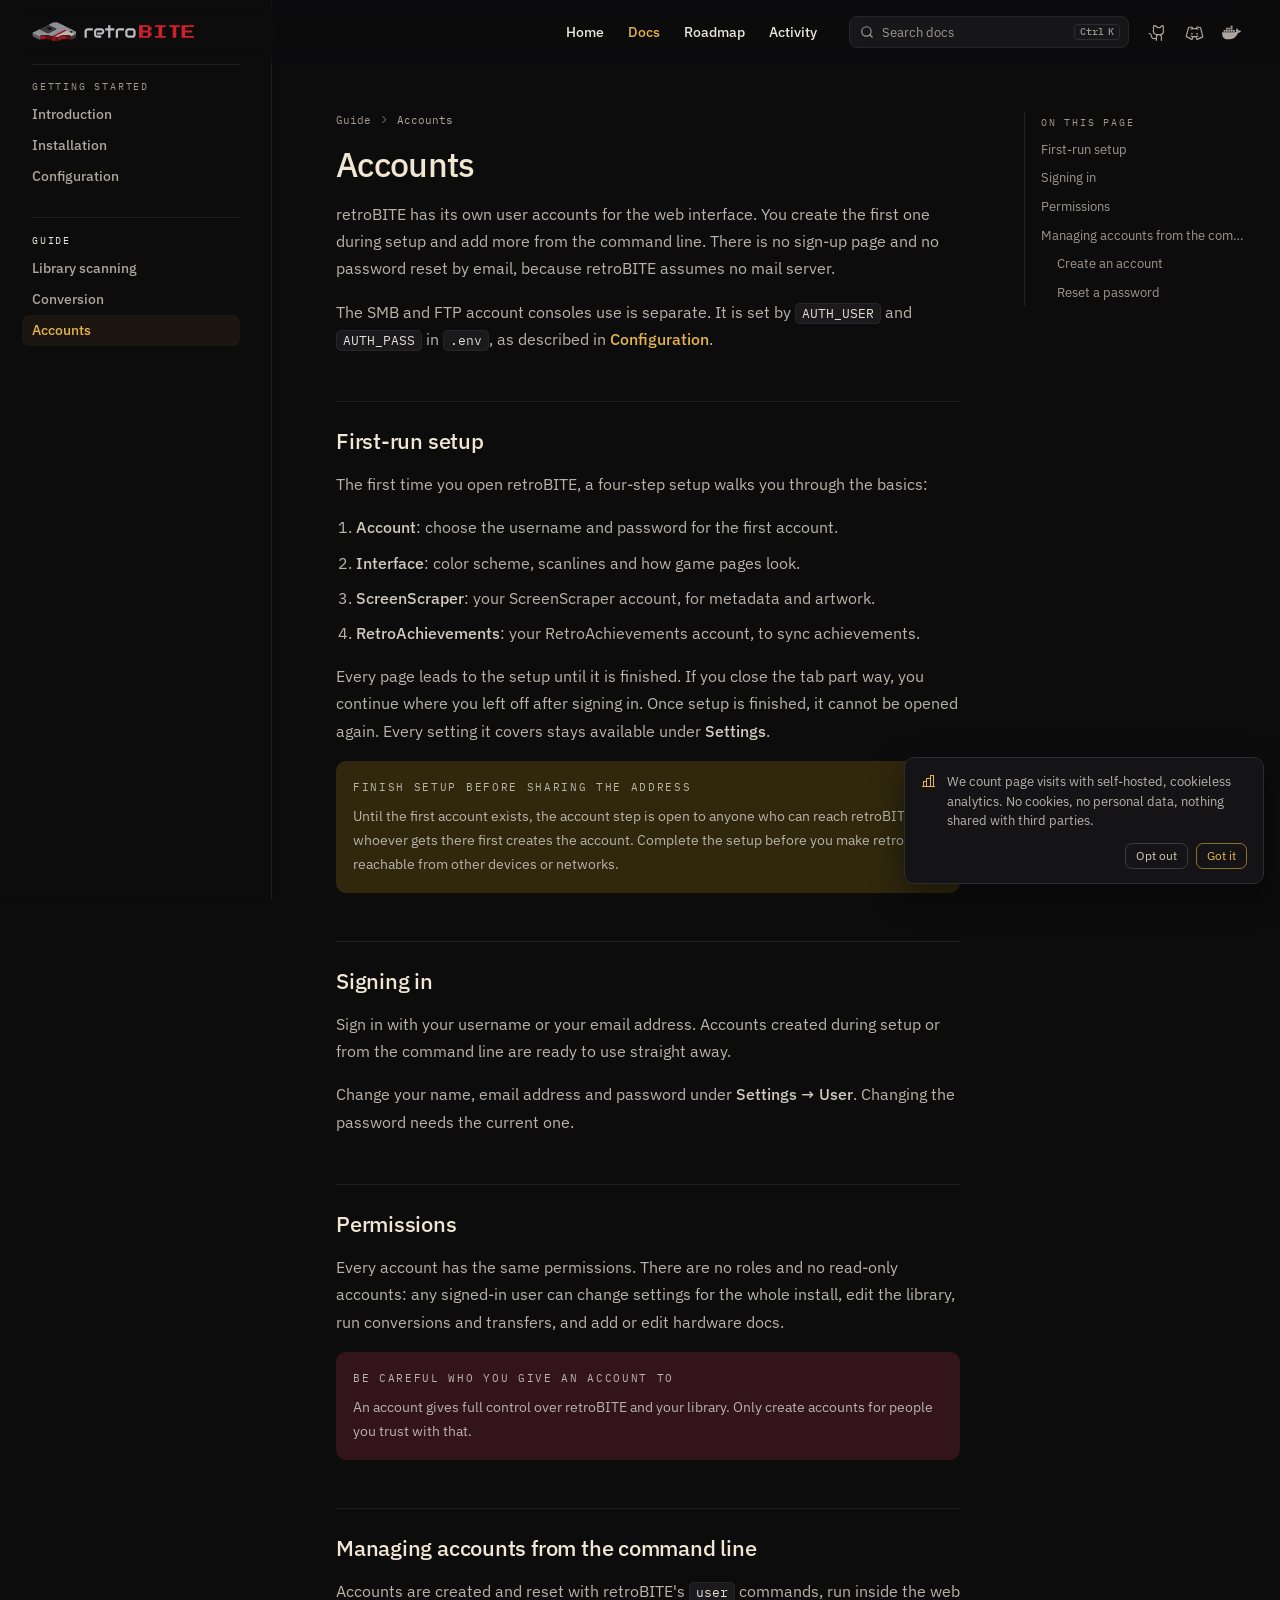
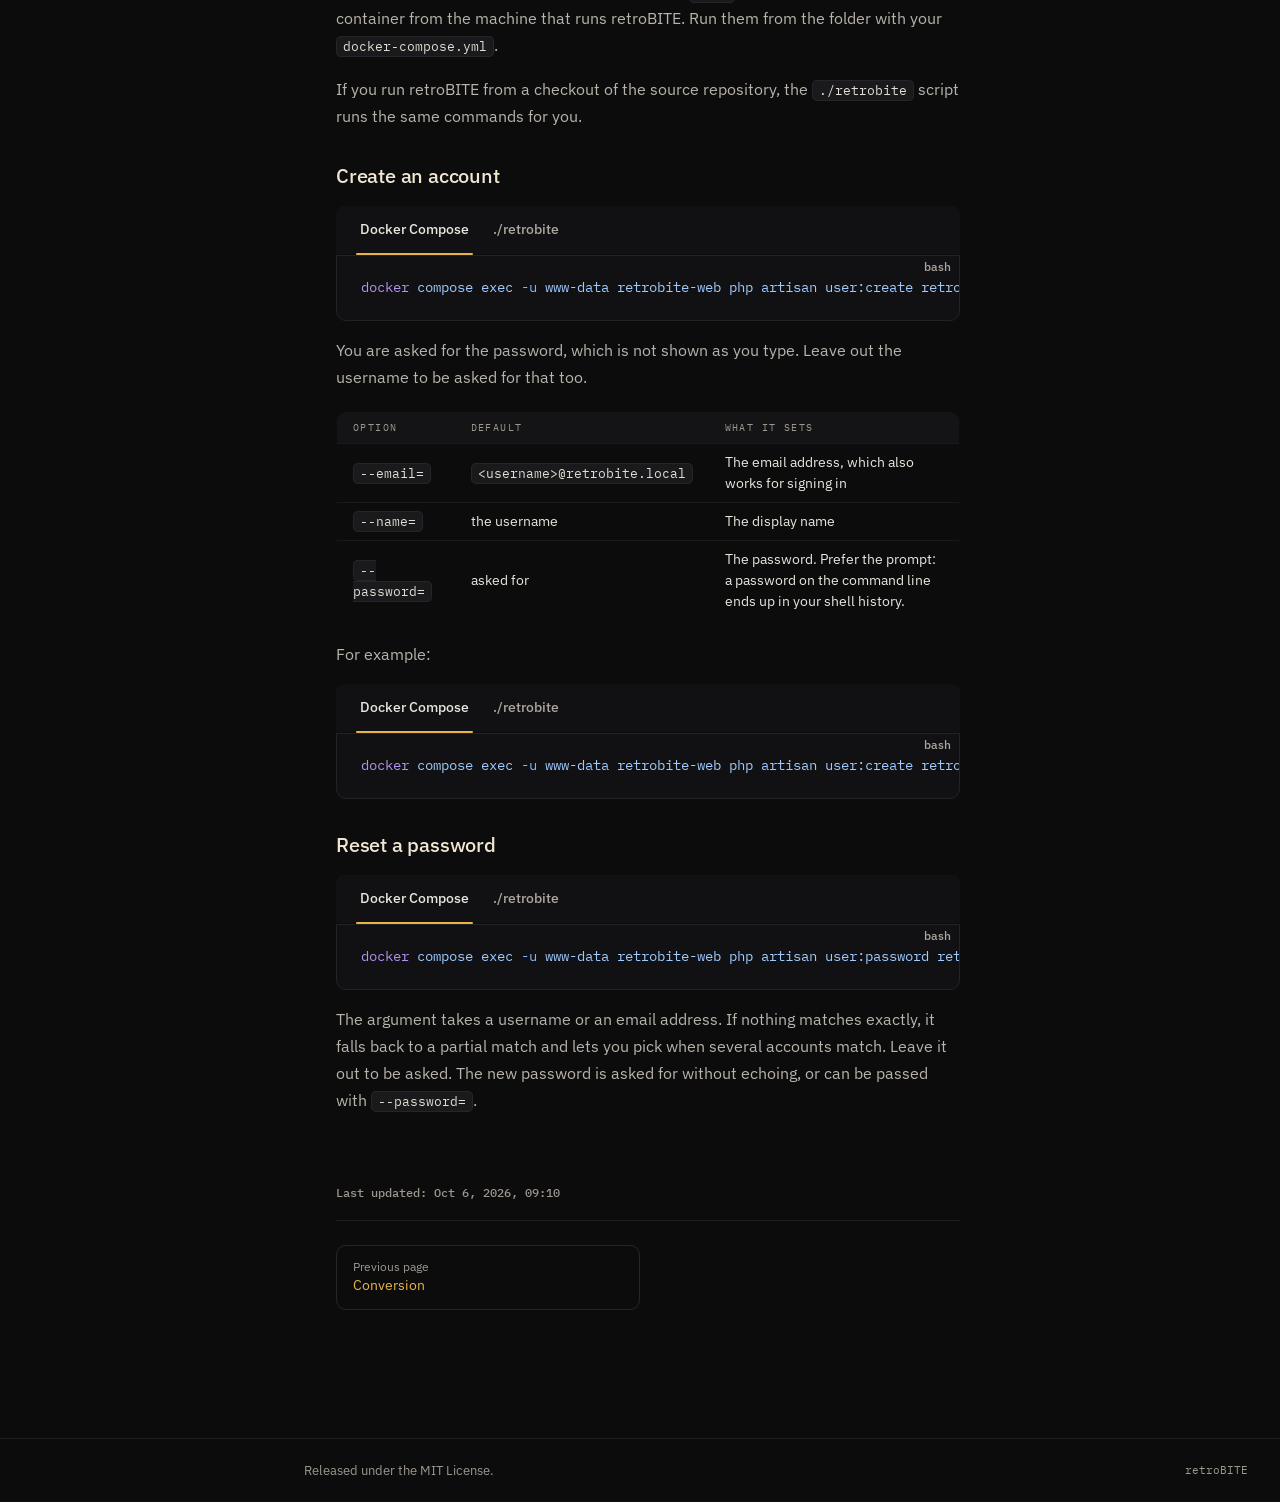
<file: docs/guide/accounts.html>
<!DOCTYPE html>
<html lang="en" dir="ltr">
  <head>
    <meta charset="utf-8">
    <meta name="viewport" content="width=device-width,initial-scale=1">
    <title>Accounts | retroBITE</title>
    <meta name="description" content="User accounts in retroBITE: the first-run setup, signing in, adding users and resetting passwords from the command line, and what every account can do.">
    <meta name="generator" content="VitePress v2.0.0-alpha.20">
    
    <link rel="preload stylesheet" href="/assets/style.B0r1bGW9.css" as="style">
    <script type="module" src="/assets/chunks/metadata.adbce550.js"></script>
    <script type="module" src="/assets/app.ODowEsml.js"></script>
    <link rel="modulepreload" href="/assets/chunks/framework.CW63qgVu.js">
    <link rel="modulepreload" href="/assets/chunks/theme.BbzNlidP.js">
    <link rel="modulepreload" href="/assets/docs_guide_accounts.md.DUfFfIHJ.lean.js">
    <link rel="icon" href="/favicon.ico" sizes="48x48">
    <link rel="icon" href="/brand/symbol.svg" type="image/svg+xml">
    <link rel="apple-touch-icon" href="/apple-touch-icon.png">
    <meta name="theme-color" content="#0c0c0d">
    <meta property="og:site_name" content="retroBITE">
    <meta property="og:locale" content="en_US">
    <meta property="og:image" content="https://retrobite.app/og.jpg">
    <meta property="og:image:width" content="1200">
    <meta property="og:image:height" content="630">
    <meta property="og:image:alt" content="retroBITE logo on a CRT television in a pixel-art game room">
    <meta name="twitter:card" content="summary_large_image">
    <meta name="twitter:image" content="https://retrobite.app/og.jpg">
    <script defer data-domain="retrobite.app" src="https://analytics.bitxo.se/js/script.js"></script>
    <link rel="preconnect" href="https://fonts.googleapis.com">
    <link rel="preconnect" href="https://fonts.gstatic.com" crossorigin="">
    <link rel="stylesheet" href="https://fonts.googleapis.com/css2?family=IBM+Plex+Sans:wght@400;500;600&amp;family=IBM+Plex+Mono:wght@400;500&amp;display=swap">
    <script id="check-dark-mode">document.documentElement.classList.add(`dark`);</script>
    <script id="check-mac-os">document.documentElement.classList.toggle(`mac`,/Mac|iPhone|iPod|iPad/i.test(navigator.platform));</script>
    <link rel="canonical" href="https://retrobite.app/docs/guide/accounts">
    <meta property="og:type" content="article">
    <meta property="og:url" content="https://retrobite.app/docs/guide/accounts">
    <meta property="og:title" content="Accounts | retroBITE">
    <meta property="og:description" content="User accounts in retroBITE: the first-run setup, signing in, adding users and resetting passwords from the command line, and what every account can do.">
    <meta name="twitter:title" content="Accounts | retroBITE">
    <meta name="twitter:description" content="User accounts in retroBITE: the first-run setup, signing in, adding users and resetting passwords from the command line, and what every account can do.">
  </head>
  <body>
    <div id="app"><div class="Layout" data-v-7aa807ef><!--[--><!--]--><!--[--><span tabindex="-1" data-v-426d5ecb></span><a href="#VPContent" class="VPSkipLink visually-hidden" data-v-426d5ecb>Skip to content</a><!--]--><!----><header class="VPNav" data-v-7aa807ef data-v-f733e610><div class="VPNavBar has-sidebar top" data-v-f733e610 data-v-dac69e74><div class="wrapper" data-v-dac69e74><div class="container" data-v-dac69e74><div class="title" data-v-dac69e74><div class="VPNavBarTitle has-sidebar" data-v-dac69e74 data-v-3cb61e0b><a class="title" href="/" data-v-3cb61e0b><!--[--><!--]--><!--[--><img class="VPImage logo" src="/brand/wordmark.svg" alt="retroBITE" data-v-453cd2d1><!--]--><!----><!--[--><!--]--></a></div></div><div class="content" data-v-dac69e74><div class="content-body" data-v-dac69e74><!--[--><!--]--><div class="VPNavBarSearch search" data-v-dac69e74 data-v-b09c5db8><!--[--><button type="button" class="VPNavBarSearchButton" aria-label="Search" aria-keyshortcuts="/ control+k meta+k" data-v-b09c5db8 data-v-573637dc><span class="vpi-search" aria-hidden="true" data-v-573637dc></span><span class="text" data-v-573637dc>Search docs</span><span class="keys" aria-hidden="true" data-v-573637dc><kbd class="key-mod" data-v-573637dc></kbd><kbd class="key-k" data-v-573637dc></kbd></span></button><!----><!--]--></div><nav aria-label="Main Navigation" class="VPNavMenu VPNavBarMenu menu" data-v-dac69e74 data-v-0474edcd><ul class="list" data-v-0474edcd><!--[--><li class="" data-v-0474edcd><a class="VPLink link VPNavMenuLink VPNavBarMenuLink" href="/" data-v-0474edcd data-v-60fe87c8><!--[--><span data-v-60fe87c8>Home</span><!--]--></a></li><li class="" data-v-0474edcd><a class="VPLink link VPNavMenuLink VPNavBarMenuLink active" href="/docs/" data-v-0474edcd data-v-60fe87c8><!--[--><span data-v-60fe87c8>Docs</span><!--]--></a></li><li class="" data-v-0474edcd><a class="VPLink link VPNavMenuLink VPNavBarMenuLink" href="/roadmap" data-v-0474edcd data-v-60fe87c8><!--[--><span data-v-60fe87c8>Roadmap</span><!--]--></a></li><li class="" data-v-0474edcd><a class="VPLink link VPNavMenuLink VPNavBarMenuLink" href="/activity" data-v-0474edcd data-v-60fe87c8><!--[--><span data-v-60fe87c8>Activity</span><!--]--></a></li><!--]--></ul></nav><!----><!----><!----><!----><!--[--><!--[--><!--[--><div class="nav-social" data-v-e1e4c505><!--[--><a class="link" href="https://github.com/retroBITE-app/retroBITE" target="_blank" rel="noopener" aria-label="retroBITE on GitHub" title="GitHub" data-v-e1e4c505><i class="ph ph-github-logo" data-v-e1e4c505></i><!----><!----></a><a class="link" href="https://discord.gg/EHJAkvJmpu" target="_blank" rel="noopener" aria-label="retroBITE on Discord" title="Discord" data-v-e1e4c505><i class="ph ph-discord-logo" data-v-e1e4c505></i><!----><!----></a><a class="link" href="https://hub.docker.com/u/retrobite" target="_blank" rel="noopener" aria-label="retroBITE on Docker" title="Docker" data-v-e1e4c505><svg class="svg" viewBox="0 0 24 24" aria-hidden="true" data-v-e1e4c505><path fill="currentColor" d="M13.983 11.078h2.119a.186.186 0 0 0 .186-.185V9.006a.186.186 0 0 0-.186-.186h-2.119a.185.185 0 0 0-.185.185v1.888c0 .102.083.185.185.185m-2.954-5.43h2.118a.186.186 0 0 0 .186-.186V3.574a.186.186 0 0 0-.186-.185h-2.118a.185.185 0 0 0-.185.185v1.888c0 .102.082.185.185.185m0 2.716h2.118a.187.187 0 0 0 .186-.186V6.29a.186.186 0 0 0-.186-.185h-2.118a.185.185 0 0 0-.185.185v1.887c0 .102.082.185.185.186m-2.93 0h2.12a.186.186 0 0 0 .184-.186V6.29a.185.185 0 0 0-.185-.185H8.1a.185.185 0 0 0-.185.185v1.887c0 .102.083.185.185.186m-2.964 0h2.119a.186.186 0 0 0 .185-.186V6.29a.185.185 0 0 0-.185-.185H5.136a.186.186 0 0 0-.186.185v1.887c0 .102.084.185.186.186m5.893 2.715h2.118a.186.186 0 0 0 .186-.185V9.006a.186.186 0 0 0-.186-.186h-2.118a.185.185 0 0 0-.185.185v1.888c0 .102.082.185.185.185m-2.93 0h2.12a.185.185 0 0 0 .184-.185V9.006a.185.185 0 0 0-.184-.186h-2.12a.185.185 0 0 0-.184.185v1.888c0 .102.083.185.185.185m-2.964 0h2.119a.185.185 0 0 0 .185-.185V9.006a.185.185 0 0 0-.184-.186h-2.12a.186.186 0 0 0-.186.186v1.887c0 .102.084.185.186.185m-2.92 0h2.12a.185.185 0 0 0 .184-.185V9.006a.185.185 0 0 0-.184-.186h-2.12a.185.185 0 0 0-.184.185v1.888c0 .102.082.185.185.185M23.763 9.89c-.065-.051-.672-.51-1.954-.51q-.508.001-1.01.087c-.248-1.7-1.653-2.53-1.716-2.566l-.344-.199l-.226.327c-.284.438-.49.922-.612 1.43c-.23.97-.09 1.882.403 2.661c-.595.332-1.55.413-1.744.42H.751a.75.75 0 0 0-.75.748a11.4 11.4 0 0 0 .692 4.062c.545 1.428 1.355 2.48 2.41 3.124c1.18.723 3.1 1.137 5.275 1.137a15.7 15.7 0 0 0 2.93-.266a12.3 12.3 0 0 0 3.823-1.389a10.5 10.5 0 0 0 2.61-2.136c1.252-1.418 1.998-2.997 2.553-4.4h.221c1.372 0 2.215-.549 2.68-1.009c.309-.293.55-.65.707-1.046l.098-.288Z" data-v-e1e4c505></path></svg><!----><!----></a><!--]--></div><!--]--><!--]--><!--]--><button type="button" class="VPNavBarHamburger hamburger" aria-label="Menu" aria-expanded="false" data-v-dac69e74 data-v-f895b5e0><span class="container" aria-hidden="true" data-v-f895b5e0><span class="top" data-v-f895b5e0></span><span class="middle" data-v-f895b5e0></span><span class="bottom" data-v-f895b5e0></span></span></button></div></div></div></div><div class="divider" data-v-dac69e74><div class="divider-line" data-v-dac69e74></div></div></div><!----></header><div class="VPLocalNav has-sidebar empty" data-v-7aa807ef data-v-86f10958><div class="container" data-v-86f10958><button type="button" class="menu" aria-expanded="false" aria-controls="VPSidebarNav" data-v-86f10958><span class="vpi-align-left menu-icon" aria-hidden="true" data-v-86f10958></span><span class="menu-text" data-v-86f10958>Menu</span></button><div class="VPLocalNavOutlineDropdown" style="--vp-vh:0px;" data-allow-mismatch="style" data-v-86f10958 data-v-b9336427><button type="button" data-v-b9336427>Return to top</button><!----></div></div></div><aside class="VPSidebar" data-v-7aa807ef data-v-e6e41a9f><div class="curtain" data-v-e6e41a9f></div><nav class="nav" id="VPSidebarNav" aria-labelledby="sidebar-aria-label" tabindex="-1" data-v-e6e41a9f><span class="visually-hidden" id="sidebar-aria-label" data-v-e6e41a9f> Sidebar Navigation </span><!--[--><!--]--><!--[--><div class="no-transition group" data-v-70d1d59e><section class="VPSidebarItem level-0" data-v-70d1d59e data-v-d6fbf2e2><div class="item" data-v-d6fbf2e2><div class="indicator" data-v-d6fbf2e2></div><h2 class="text" data-v-d6fbf2e2>Getting started</h2><!----></div><ul class="items" data-v-d6fbf2e2><li data-v-d6fbf2e2><!--[--><div class="VPSidebarItem level-1 is-link" data-v-d6fbf2e2><div class="item" data-v-d6fbf2e2><div class="indicator" data-v-d6fbf2e2></div><a class="VPLink link link" href="/docs/" data-v-d6fbf2e2><!--[--><p class="text" data-v-d6fbf2e2>Introduction</p><!--]--></a><!----></div><!----></div><div class="VPSidebarItem level-1 is-link" data-v-d6fbf2e2><div class="item" data-v-d6fbf2e2><div class="indicator" data-v-d6fbf2e2></div><a class="VPLink link link" href="/docs/getting-started/installation" data-v-d6fbf2e2><!--[--><p class="text" data-v-d6fbf2e2>Installation</p><!--]--></a><!----></div><!----></div><div class="VPSidebarItem level-1 is-link" data-v-d6fbf2e2><div class="item" data-v-d6fbf2e2><div class="indicator" data-v-d6fbf2e2></div><a class="VPLink link link" href="/docs/getting-started/configuration" data-v-d6fbf2e2><!--[--><p class="text" data-v-d6fbf2e2>Configuration</p><!--]--></a><!----></div><!----></div><!--]--></li></ul></section></div><div class="no-transition group" data-v-70d1d59e><section class="VPSidebarItem level-0 has-active" data-v-70d1d59e data-v-d6fbf2e2><div class="item" data-v-d6fbf2e2><div class="indicator" data-v-d6fbf2e2></div><h2 class="text" data-v-d6fbf2e2>Guide</h2><!----></div><ul class="items" data-v-d6fbf2e2><li data-v-d6fbf2e2><!--[--><div class="VPSidebarItem level-1 is-link" data-v-d6fbf2e2><div class="item" data-v-d6fbf2e2><div class="indicator" data-v-d6fbf2e2></div><a class="VPLink link link" href="/docs/guide/library-scanning" data-v-d6fbf2e2><!--[--><p class="text" data-v-d6fbf2e2>Library scanning</p><!--]--></a><!----></div><!----></div><div class="VPSidebarItem level-1 is-link" data-v-d6fbf2e2><div class="item" data-v-d6fbf2e2><div class="indicator" data-v-d6fbf2e2></div><a class="VPLink link link" href="/docs/guide/conversion" data-v-d6fbf2e2><!--[--><p class="text" data-v-d6fbf2e2>Conversion</p><!--]--></a><!----></div><!----></div><div class="VPSidebarItem level-1 is-link is-active has-active" data-v-d6fbf2e2><div class="item" data-v-d6fbf2e2><div class="indicator" data-v-d6fbf2e2></div><a class="VPLink link link" href="/docs/guide/accounts" aria-current="page" data-v-d6fbf2e2><!--[--><p class="text" data-v-d6fbf2e2>Accounts</p><!--]--></a><!----></div><!----></div><!--]--></li></ul></section></div><!--]--><!--[--><!--]--></nav></aside><div class="VPContent has-sidebar" id="VPContent" data-v-7aa807ef data-v-b934d83e><div class="VPDoc has-sidebar has-aside" data-v-b934d83e data-v-e0c79c31><!--[--><!--]--><div class="container" data-v-e0c79c31><div class="aside" data-v-e0c79c31><div class="aside-curtain" data-v-e0c79c31></div><div class="aside-container" data-v-e0c79c31><div class="aside-content" data-v-e0c79c31><div class="VPDocAside" data-v-e0c79c31 data-v-117643ad><!--[--><!--]--><!--[--><!--]--><nav aria-labelledby="doc-outline-aria-label" class="VPDocAsideOutline" data-v-117643ad data-v-230a2956><div class="content" data-v-230a2956><div class="outline-marker" data-v-230a2956></div><div aria-level="2" class="outline-title" id="doc-outline-aria-label" role="heading" data-v-230a2956>On this page</div><ul class="VPDocOutlineItem root" data-v-230a2956 data-v-a7228af7><!--[--><!--]--></ul></div></nav><!--[--><!--]--><div class="spacer" data-v-117643ad></div><!--[--><!--]--><!----><!--[--><!--]--><!--[--><!--]--></div></div></div></div><div class="content" data-v-e0c79c31><div class="content-container" data-v-e0c79c31><!--[--><!--[--><!--[--><div class="doc-breadcrumb" data-v-c3f23cc3>Guide<i class="ph ph-caret-right" data-v-c3f23cc3></i><span data-v-c3f23cc3>Accounts</span></div><!--]--><!--]--><!--]--><main class="main" data-v-e0c79c31><div style="position:relative;" class="vp-doc _docs_guide_accounts" data-v-e0c79c31><div><h1 id="accounts" tabindex="-1">Accounts <a class="header-anchor" href="#accounts" aria-label="Permalink to “Accounts”">​</a></h1><p>retroBITE has its own user accounts for the web interface. You create the first one during setup and add more from the command line. There is no sign-up page and no password reset by email, because retroBITE assumes no mail server.</p><p>The SMB and FTP account consoles use is separate. It is set by <code>AUTH_USER</code> and <code>AUTH_PASS</code> in <code>.env</code>, as described in <a href="./../getting-started/configuration#network-shares">Configuration</a>.</p><h2 id="first-run-setup" tabindex="-1">First-run setup <a class="header-anchor" href="#first-run-setup" aria-label="Permalink to “First-run setup”">​</a></h2><p>The first time you open retroBITE, a four-step setup walks you through the basics:</p><ol><li><strong>Account</strong>: choose the username and password for the first account.</li><li><strong>Interface</strong>: color scheme, scanlines and how game pages look.</li><li><strong>ScreenScraper</strong>: your ScreenScraper account, for metadata and artwork.</li><li><strong>RetroAchievements</strong>: your RetroAchievements account, to sync achievements.</li></ol><p>Every page leads to the setup until it is finished. If you close the tab part way, you continue where you left off after signing in. Once setup is finished, it cannot be opened again. Every setting it covers stays available under <strong>Settings</strong>.</p><div class="warning custom-block"><p class="custom-block-title">Finish setup before sharing the address</p><p>Until the first account exists, the account step is open to anyone who can reach retroBITE, and whoever gets there first creates the account. Complete the setup before you make retroBITE reachable from other devices or networks.</p></div><h2 id="signing-in" tabindex="-1">Signing in <a class="header-anchor" href="#signing-in" aria-label="Permalink to “Signing in”">​</a></h2><p>Sign in with your username or your email address. Accounts created during setup or from the command line are ready to use straight away.</p><p>Change your name, email address and password under <strong>Settings → User</strong>. Changing the password needs the current one.</p><h2 id="permissions" tabindex="-1">Permissions <a class="header-anchor" href="#permissions" aria-label="Permalink to “Permissions”">​</a></h2><p>Every account has the same permissions. There are no roles and no read-only accounts: any signed-in user can change settings for the whole install, edit the library, run conversions and transfers, and add or edit hardware docs.</p><div class="danger custom-block"><p class="custom-block-title">Be careful who you give an account to</p><p>An account gives full control over retroBITE and your library. Only create accounts for people you trust with that.</p></div><h2 id="managing-accounts-from-the-command-line" tabindex="-1">Managing accounts from the command line <a class="header-anchor" href="#managing-accounts-from-the-command-line" aria-label="Permalink to “Managing accounts from the command line”">​</a></h2><p>Accounts are created and reset with retroBITE&#39;s <code>user</code> commands, run inside the web container from the machine that runs retroBITE. Run them from the folder with your <code>docker-compose.yml</code>.</p><p>If you run retroBITE from a checkout of the source repository, the <code>./retrobite</code> script runs the same commands for you.</p><h3 id="create-an-account" tabindex="-1">Create an account <a class="header-anchor" href="#create-an-account" aria-label="Permalink to “Create an account”">​</a></h3><div class="vp-code-group"><div class="tabs"><input type="radio" name="group-77" id="tab-78" checked><label data-title="Docker Compose" for="tab-78">Docker Compose</label><input type="radio" name="group-77" id="tab-79"><label data-title="./retrobite" for="tab-79">./retrobite</label></div><div class="blocks"><div class="language-bash active"><button title="Copy code" data-copied="Copied" class="copy"></button><span class="lang">bash</span><pre class="shiki shiki-themes github-light github-dark" style="--shiki-light:#24292e;--shiki-dark:#e1e4e8;--shiki-light-bg:#fff;--shiki-dark-bg:#24292e;" tabindex="0" dir="ltr"><code><span class="line"><span style="--shiki-light:#6F42C1;--shiki-dark:#B392F0;">docker</span><span style="--shiki-light:#032F62;--shiki-dark:#9ECBFF;"> compose</span><span style="--shiki-light:#032F62;--shiki-dark:#9ECBFF;"> exec</span><span style="--shiki-light:#005CC5;--shiki-dark:#79B8FF;"> -u</span><span style="--shiki-light:#032F62;--shiki-dark:#9ECBFF;"> www-data</span><span style="--shiki-light:#032F62;--shiki-dark:#9ECBFF;"> retrobite-web</span><span style="--shiki-light:#032F62;--shiki-dark:#9ECBFF;"> php</span><span style="--shiki-light:#032F62;--shiki-dark:#9ECBFF;"> artisan</span><span style="--shiki-light:#032F62;--shiki-dark:#9ECBFF;"> user:create</span><span style="--shiki-light:#032F62;--shiki-dark:#9ECBFF;"> retrogamer</span></span></code></pre></div><div class="language-bash"><button title="Copy code" data-copied="Copied" class="copy"></button><span class="lang">bash</span><pre class="shiki shiki-themes github-light github-dark" style="--shiki-light:#24292e;--shiki-dark:#e1e4e8;--shiki-light-bg:#fff;--shiki-dark-bg:#24292e;" tabindex="0" dir="ltr"><code><span class="line"><span style="--shiki-light:#6F42C1;--shiki-dark:#B392F0;">./retrobite</span><span style="--shiki-light:#032F62;--shiki-dark:#9ECBFF;"> artisan</span><span style="--shiki-light:#032F62;--shiki-dark:#9ECBFF;"> user:create</span><span style="--shiki-light:#032F62;--shiki-dark:#9ECBFF;"> retrogamer</span></span></code></pre></div></div></div><p>You are asked for the password, which is not shown as you type. Leave out the username to be asked for that too.</p><table tabindex="0"><thead><tr><th>Option</th><th>Default</th><th>What it sets</th></tr></thead><tbody><tr><td><code>--email=</code></td><td><code>&lt;username&gt;@retrobite.local</code></td><td>The email address, which also works for signing in</td></tr><tr><td><code>--name=</code></td><td>the username</td><td>The display name</td></tr><tr><td><code>--password=</code></td><td>asked for</td><td>The password. Prefer the prompt: a password on the command line ends up in your shell history.</td></tr></tbody></table><p>For example:</p><div class="vp-code-group"><div class="tabs"><input type="radio" name="group-137" id="tab-138" checked><label data-title="Docker Compose" for="tab-138">Docker Compose</label><input type="radio" name="group-137" id="tab-139"><label data-title="./retrobite" for="tab-139">./retrobite</label></div><div class="blocks"><div class="language-bash active"><button title="Copy code" data-copied="Copied" class="copy"></button><span class="lang">bash</span><pre class="shiki shiki-themes github-light github-dark" style="--shiki-light:#24292e;--shiki-dark:#e1e4e8;--shiki-light-bg:#fff;--shiki-dark-bg:#24292e;" tabindex="0" dir="ltr"><code><span class="line"><span style="--shiki-light:#6F42C1;--shiki-dark:#B392F0;">docker</span><span style="--shiki-light:#032F62;--shiki-dark:#9ECBFF;"> compose</span><span style="--shiki-light:#032F62;--shiki-dark:#9ECBFF;"> exec</span><span style="--shiki-light:#005CC5;--shiki-dark:#79B8FF;"> -u</span><span style="--shiki-light:#032F62;--shiki-dark:#9ECBFF;"> www-data</span><span style="--shiki-light:#032F62;--shiki-dark:#9ECBFF;"> retrobite-web</span><span style="--shiki-light:#032F62;--shiki-dark:#9ECBFF;"> php</span><span style="--shiki-light:#032F62;--shiki-dark:#9ECBFF;"> artisan</span><span style="--shiki-light:#032F62;--shiki-dark:#9ECBFF;"> user:create</span><span style="--shiki-light:#032F62;--shiki-dark:#9ECBFF;"> retrogamer</span><span style="--shiki-light:#005CC5;--shiki-dark:#79B8FF;"> --email=me@example.com</span><span style="--shiki-light:#005CC5;--shiki-dark:#79B8FF;"> --name=</span><span style="--shiki-light:#032F62;--shiki-dark:#9ECBFF;">&quot;Player One&quot;</span></span></code></pre></div><div class="language-bash"><button title="Copy code" data-copied="Copied" class="copy"></button><span class="lang">bash</span><pre class="shiki shiki-themes github-light github-dark" style="--shiki-light:#24292e;--shiki-dark:#e1e4e8;--shiki-light-bg:#fff;--shiki-dark-bg:#24292e;" tabindex="0" dir="ltr"><code><span class="line"><span style="--shiki-light:#6F42C1;--shiki-dark:#B392F0;">./retrobite</span><span style="--shiki-light:#032F62;--shiki-dark:#9ECBFF;"> artisan</span><span style="--shiki-light:#032F62;--shiki-dark:#9ECBFF;"> user:create</span><span style="--shiki-light:#032F62;--shiki-dark:#9ECBFF;"> retrogamer</span><span style="--shiki-light:#005CC5;--shiki-dark:#79B8FF;"> --email=me@example.com</span><span style="--shiki-light:#005CC5;--shiki-dark:#79B8FF;"> --name=</span><span style="--shiki-light:#032F62;--shiki-dark:#9ECBFF;">&quot;Player One&quot;</span></span></code></pre></div></div></div><h3 id="reset-a-password" tabindex="-1">Reset a password <a class="header-anchor" href="#reset-a-password" aria-label="Permalink to “Reset a password”">​</a></h3><div class="vp-code-group"><div class="tabs"><input type="radio" name="group-144" id="tab-145" checked><label data-title="Docker Compose" for="tab-145">Docker Compose</label><input type="radio" name="group-144" id="tab-146"><label data-title="./retrobite" for="tab-146">./retrobite</label></div><div class="blocks"><div class="language-bash active"><button title="Copy code" data-copied="Copied" class="copy"></button><span class="lang">bash</span><pre class="shiki shiki-themes github-light github-dark" style="--shiki-light:#24292e;--shiki-dark:#e1e4e8;--shiki-light-bg:#fff;--shiki-dark-bg:#24292e;" tabindex="0" dir="ltr"><code><span class="line"><span style="--shiki-light:#6F42C1;--shiki-dark:#B392F0;">docker</span><span style="--shiki-light:#032F62;--shiki-dark:#9ECBFF;"> compose</span><span style="--shiki-light:#032F62;--shiki-dark:#9ECBFF;"> exec</span><span style="--shiki-light:#005CC5;--shiki-dark:#79B8FF;"> -u</span><span style="--shiki-light:#032F62;--shiki-dark:#9ECBFF;"> www-data</span><span style="--shiki-light:#032F62;--shiki-dark:#9ECBFF;"> retrobite-web</span><span style="--shiki-light:#032F62;--shiki-dark:#9ECBFF;"> php</span><span style="--shiki-light:#032F62;--shiki-dark:#9ECBFF;"> artisan</span><span style="--shiki-light:#032F62;--shiki-dark:#9ECBFF;"> user:password</span><span style="--shiki-light:#032F62;--shiki-dark:#9ECBFF;"> retrogamer</span></span></code></pre></div><div class="language-bash"><button title="Copy code" data-copied="Copied" class="copy"></button><span class="lang">bash</span><pre class="shiki shiki-themes github-light github-dark" style="--shiki-light:#24292e;--shiki-dark:#e1e4e8;--shiki-light-bg:#fff;--shiki-dark-bg:#24292e;" tabindex="0" dir="ltr"><code><span class="line"><span style="--shiki-light:#6F42C1;--shiki-dark:#B392F0;">./retrobite</span><span style="--shiki-light:#032F62;--shiki-dark:#9ECBFF;"> artisan</span><span style="--shiki-light:#032F62;--shiki-dark:#9ECBFF;"> user:password</span><span style="--shiki-light:#032F62;--shiki-dark:#9ECBFF;"> retrogamer</span></span></code></pre></div></div></div><p>The argument takes a username or an email address. If nothing matches exactly, it falls back to a partial match and lets you pick when several accounts match. Leave it out to be asked. The new password is asked for without echoing, or can be passed with <code>--password=</code>.</p></div></div></main><footer class="VPDocFooter" data-v-e0c79c31 data-v-b328ff8a><!--[--><!--]--><div class="edit-info" data-v-b328ff8a><!----><div class="last-updated" data-v-b328ff8a><p class="VPLastUpdated" data-v-b328ff8a data-v-a94c41c2>Last updated: <time datetime="2026-10-06T09:10:02.000Z" data-v-a94c41c2></time></p></div></div><nav class="prev-next" aria-labelledby="doc-footer-aria-label" data-v-b328ff8a><span class="visually-hidden" id="doc-footer-aria-label" data-v-b328ff8a>Pager</span><div class="pager" data-v-b328ff8a><a class="VPLink link pager-link prev" href="/docs/guide/conversion" data-v-b328ff8a><!--[--><span class="desc" data-v-b328ff8a>Previous page</span><span class="title" data-v-b328ff8a>Conversion</span><!--]--></a></div><div class="pager" data-v-b328ff8a><!----></div></nav></footer><!--[--><!--]--></div></div></div><!--[--><!--]--></div></div><!----><!--[--><footer class="site-footer" data-v-b5a50b47><div class="rb-wrap inner" data-v-b5a50b47><span data-v-b5a50b47>Released under the MIT License.</span><span class="rb-mono meta" data-v-b5a50b47>retroBITE</span></div></footer><!----><!--]--></div></div>
    
    
  </body>
</html>
</file>
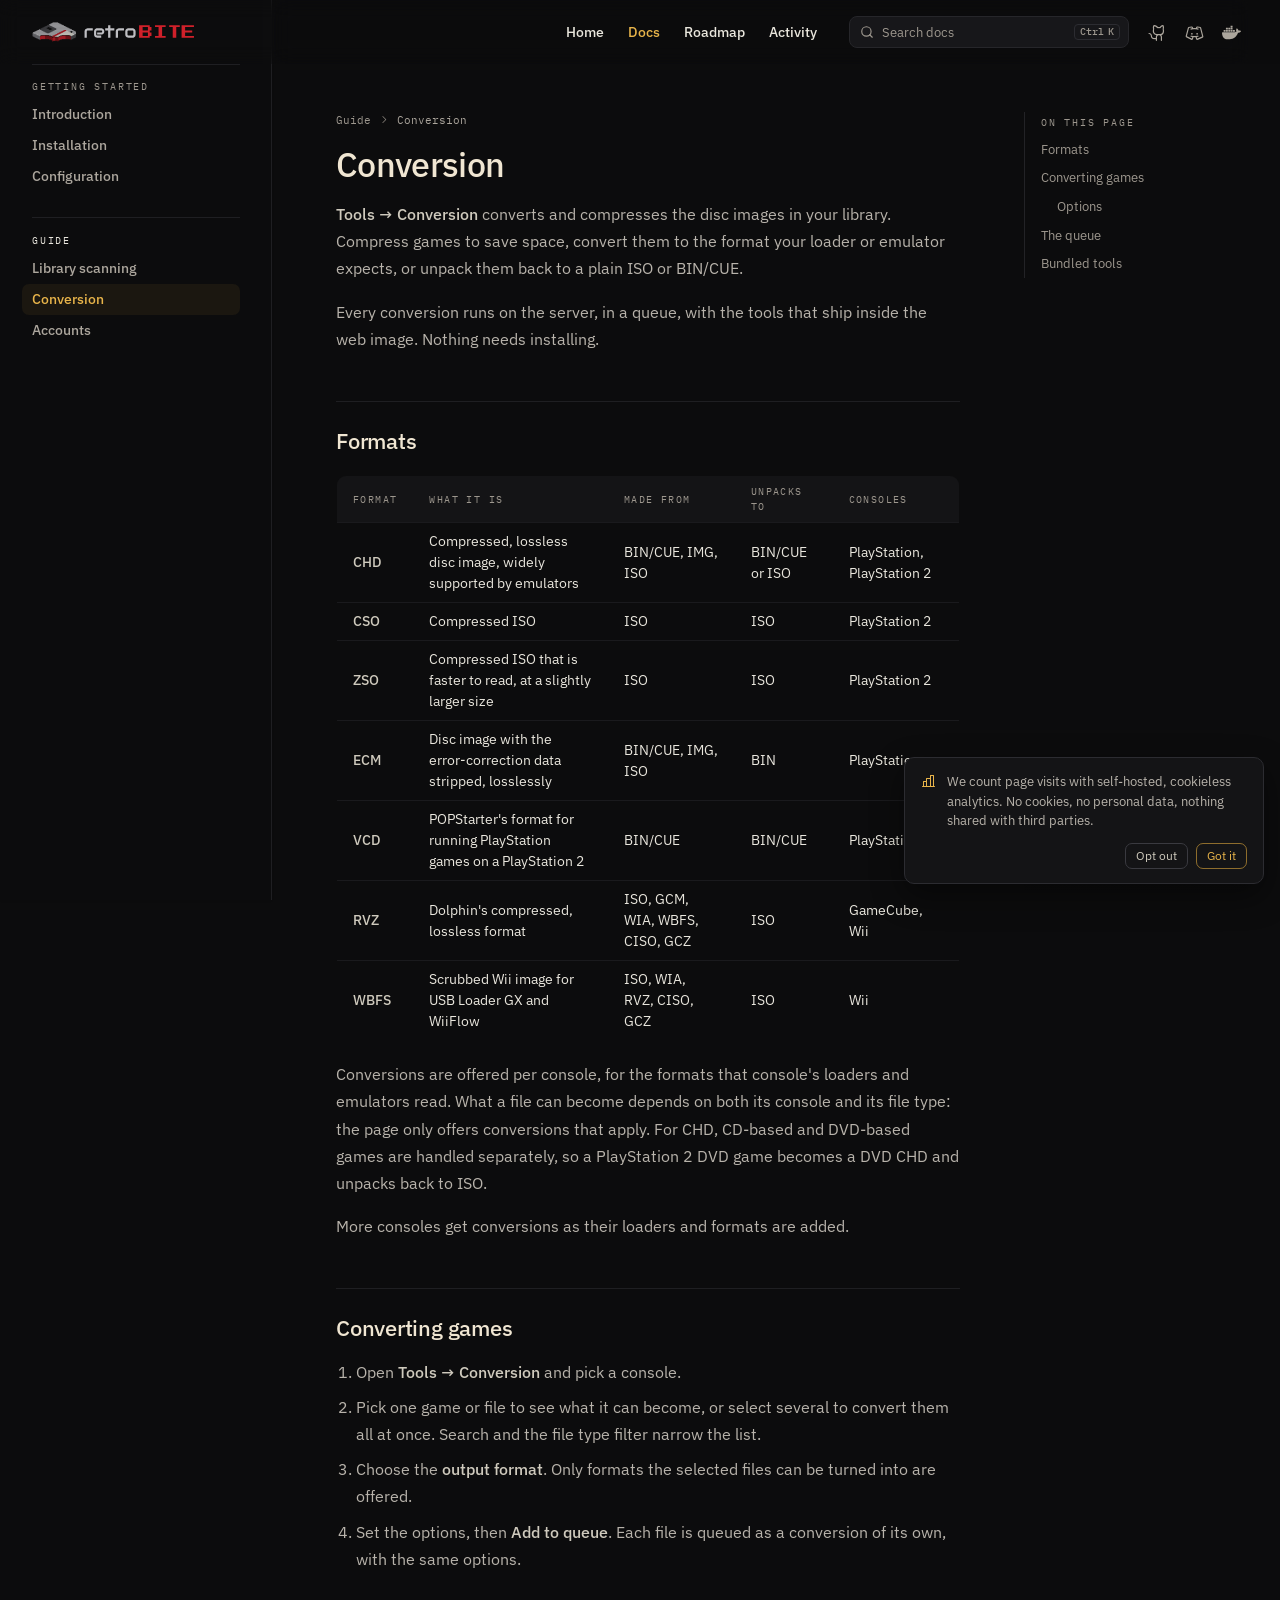
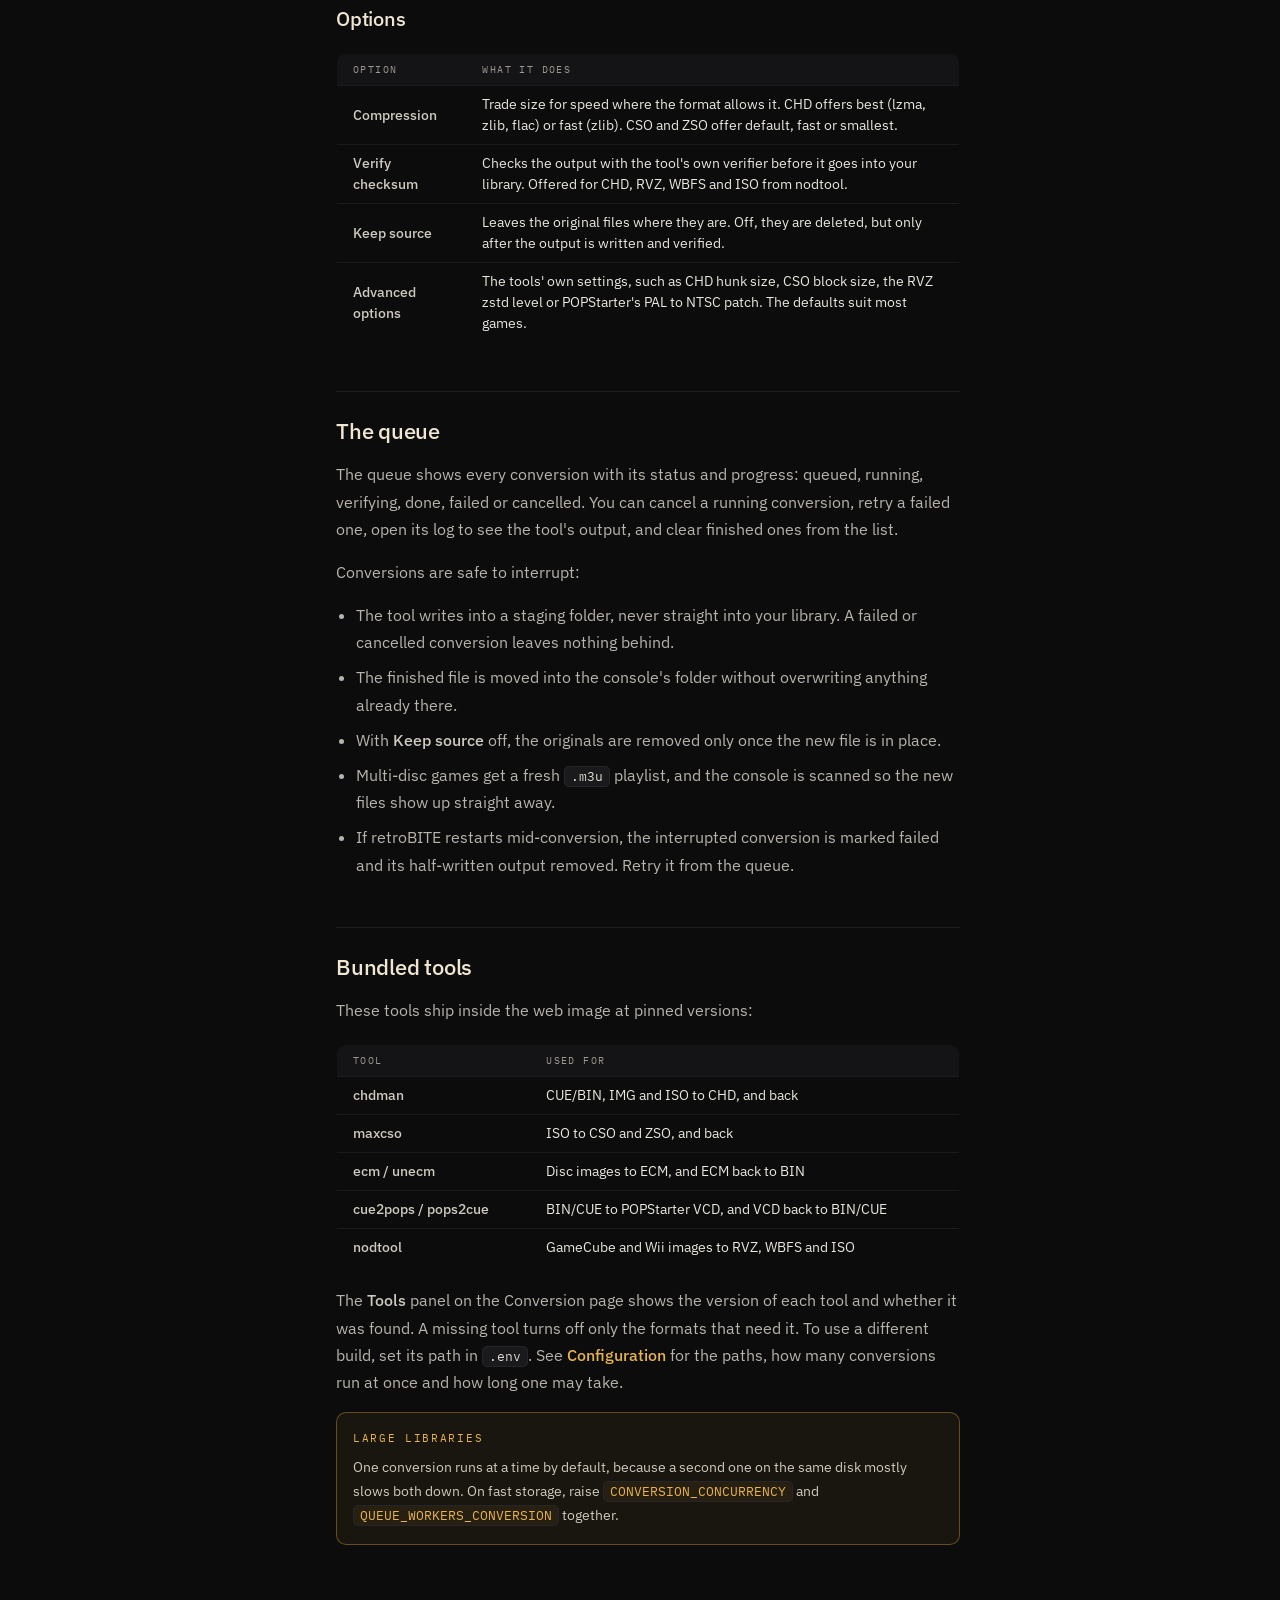
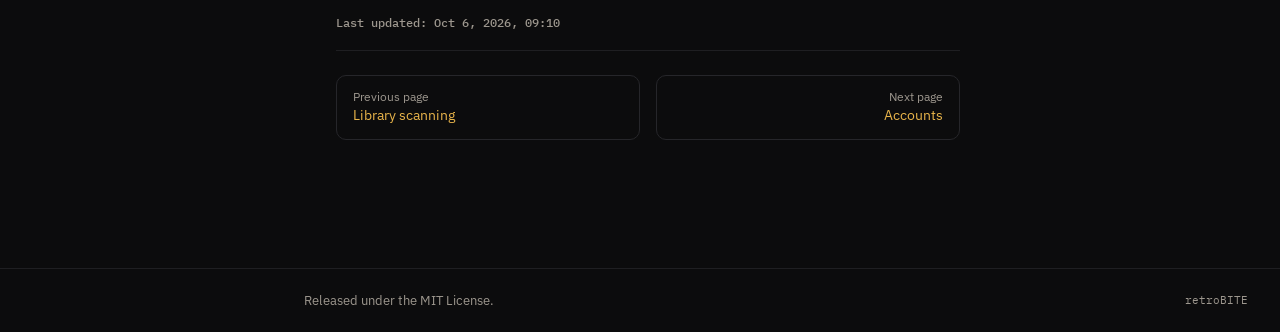
<file: docs/guide/conversion.html>
<!DOCTYPE html>
<html lang="en" dir="ltr">
  <head>
    <meta charset="utf-8">
    <meta name="viewport" content="width=device-width,initial-scale=1">
    <title>Conversion | retroBITE</title>
    <meta name="description" content="Convert and compress disc images in retroBITE: CHD, CSO, ZSO, ECM, VCD, RVZ, WBFS and back to ISO or BIN/CUE, with the bundled chdman, maxcso, ecm, cue2pops and nodtool.">
    <meta name="generator" content="VitePress v2.0.0-alpha.20">
    
    <link rel="preload stylesheet" href="/assets/style.B0r1bGW9.css" as="style">
    <script type="module" src="/assets/chunks/metadata.adbce550.js"></script>
    <script type="module" src="/assets/app.ODowEsml.js"></script>
    <link rel="modulepreload" href="/assets/chunks/framework.CW63qgVu.js">
    <link rel="modulepreload" href="/assets/chunks/theme.BbzNlidP.js">
    <link rel="modulepreload" href="/assets/docs_guide_conversion.md.KPnUwrVG.lean.js">
    <link rel="icon" href="/favicon.ico" sizes="48x48">
    <link rel="icon" href="/brand/symbol.svg" type="image/svg+xml">
    <link rel="apple-touch-icon" href="/apple-touch-icon.png">
    <meta name="theme-color" content="#0c0c0d">
    <meta property="og:site_name" content="retroBITE">
    <meta property="og:locale" content="en_US">
    <meta property="og:image" content="https://retrobite.app/og.jpg">
    <meta property="og:image:width" content="1200">
    <meta property="og:image:height" content="630">
    <meta property="og:image:alt" content="retroBITE logo on a CRT television in a pixel-art game room">
    <meta name="twitter:card" content="summary_large_image">
    <meta name="twitter:image" content="https://retrobite.app/og.jpg">
    <script defer data-domain="retrobite.app" src="https://analytics.bitxo.se/js/script.js"></script>
    <link rel="preconnect" href="https://fonts.googleapis.com">
    <link rel="preconnect" href="https://fonts.gstatic.com" crossorigin="">
    <link rel="stylesheet" href="https://fonts.googleapis.com/css2?family=IBM+Plex+Sans:wght@400;500;600&amp;family=IBM+Plex+Mono:wght@400;500&amp;display=swap">
    <script id="check-dark-mode">document.documentElement.classList.add(`dark`);</script>
    <script id="check-mac-os">document.documentElement.classList.toggle(`mac`,/Mac|iPhone|iPod|iPad/i.test(navigator.platform));</script>
    <link rel="canonical" href="https://retrobite.app/docs/guide/conversion">
    <meta property="og:type" content="article">
    <meta property="og:url" content="https://retrobite.app/docs/guide/conversion">
    <meta property="og:title" content="Conversion | retroBITE">
    <meta property="og:description" content="Convert and compress disc images in retroBITE: CHD, CSO, ZSO, ECM, VCD, RVZ, WBFS and back to ISO or BIN/CUE, with the bundled chdman, maxcso, ecm, cue2pops and nodtool.">
    <meta name="twitter:title" content="Conversion | retroBITE">
    <meta name="twitter:description" content="Convert and compress disc images in retroBITE: CHD, CSO, ZSO, ECM, VCD, RVZ, WBFS and back to ISO or BIN/CUE, with the bundled chdman, maxcso, ecm, cue2pops and nodtool.">
  </head>
  <body>
    <div id="app"><div class="Layout" data-v-7aa807ef><!--[--><!--]--><!--[--><span tabindex="-1" data-v-426d5ecb></span><a href="#VPContent" class="VPSkipLink visually-hidden" data-v-426d5ecb>Skip to content</a><!--]--><!----><header class="VPNav" data-v-7aa807ef data-v-f733e610><div class="VPNavBar has-sidebar top" data-v-f733e610 data-v-dac69e74><div class="wrapper" data-v-dac69e74><div class="container" data-v-dac69e74><div class="title" data-v-dac69e74><div class="VPNavBarTitle has-sidebar" data-v-dac69e74 data-v-3cb61e0b><a class="title" href="/" data-v-3cb61e0b><!--[--><!--]--><!--[--><img class="VPImage logo" src="/brand/wordmark.svg" alt="retroBITE" data-v-453cd2d1><!--]--><!----><!--[--><!--]--></a></div></div><div class="content" data-v-dac69e74><div class="content-body" data-v-dac69e74><!--[--><!--]--><div class="VPNavBarSearch search" data-v-dac69e74 data-v-b09c5db8><!--[--><button type="button" class="VPNavBarSearchButton" aria-label="Search" aria-keyshortcuts="/ control+k meta+k" data-v-b09c5db8 data-v-573637dc><span class="vpi-search" aria-hidden="true" data-v-573637dc></span><span class="text" data-v-573637dc>Search docs</span><span class="keys" aria-hidden="true" data-v-573637dc><kbd class="key-mod" data-v-573637dc></kbd><kbd class="key-k" data-v-573637dc></kbd></span></button><!----><!--]--></div><nav aria-label="Main Navigation" class="VPNavMenu VPNavBarMenu menu" data-v-dac69e74 data-v-0474edcd><ul class="list" data-v-0474edcd><!--[--><li class="" data-v-0474edcd><a class="VPLink link VPNavMenuLink VPNavBarMenuLink" href="/" data-v-0474edcd data-v-60fe87c8><!--[--><span data-v-60fe87c8>Home</span><!--]--></a></li><li class="" data-v-0474edcd><a class="VPLink link VPNavMenuLink VPNavBarMenuLink active" href="/docs/" data-v-0474edcd data-v-60fe87c8><!--[--><span data-v-60fe87c8>Docs</span><!--]--></a></li><li class="" data-v-0474edcd><a class="VPLink link VPNavMenuLink VPNavBarMenuLink" href="/roadmap" data-v-0474edcd data-v-60fe87c8><!--[--><span data-v-60fe87c8>Roadmap</span><!--]--></a></li><li class="" data-v-0474edcd><a class="VPLink link VPNavMenuLink VPNavBarMenuLink" href="/activity" data-v-0474edcd data-v-60fe87c8><!--[--><span data-v-60fe87c8>Activity</span><!--]--></a></li><!--]--></ul></nav><!----><!----><!----><!----><!--[--><!--[--><!--[--><div class="nav-social" data-v-e1e4c505><!--[--><a class="link" href="https://github.com/retroBITE-app/retroBITE" target="_blank" rel="noopener" aria-label="retroBITE on GitHub" title="GitHub" data-v-e1e4c505><i class="ph ph-github-logo" data-v-e1e4c505></i><!----><!----></a><a class="link" href="https://discord.gg/EHJAkvJmpu" target="_blank" rel="noopener" aria-label="retroBITE on Discord" title="Discord" data-v-e1e4c505><i class="ph ph-discord-logo" data-v-e1e4c505></i><!----><!----></a><a class="link" href="https://hub.docker.com/u/retrobite" target="_blank" rel="noopener" aria-label="retroBITE on Docker" title="Docker" data-v-e1e4c505><svg class="svg" viewBox="0 0 24 24" aria-hidden="true" data-v-e1e4c505><path fill="currentColor" d="M13.983 11.078h2.119a.186.186 0 0 0 .186-.185V9.006a.186.186 0 0 0-.186-.186h-2.119a.185.185 0 0 0-.185.185v1.888c0 .102.083.185.185.185m-2.954-5.43h2.118a.186.186 0 0 0 .186-.186V3.574a.186.186 0 0 0-.186-.185h-2.118a.185.185 0 0 0-.185.185v1.888c0 .102.082.185.185.185m0 2.716h2.118a.187.187 0 0 0 .186-.186V6.29a.186.186 0 0 0-.186-.185h-2.118a.185.185 0 0 0-.185.185v1.887c0 .102.082.185.185.186m-2.93 0h2.12a.186.186 0 0 0 .184-.186V6.29a.185.185 0 0 0-.185-.185H8.1a.185.185 0 0 0-.185.185v1.887c0 .102.083.185.185.186m-2.964 0h2.119a.186.186 0 0 0 .185-.186V6.29a.185.185 0 0 0-.185-.185H5.136a.186.186 0 0 0-.186.185v1.887c0 .102.084.185.186.186m5.893 2.715h2.118a.186.186 0 0 0 .186-.185V9.006a.186.186 0 0 0-.186-.186h-2.118a.185.185 0 0 0-.185.185v1.888c0 .102.082.185.185.185m-2.93 0h2.12a.185.185 0 0 0 .184-.185V9.006a.185.185 0 0 0-.184-.186h-2.12a.185.185 0 0 0-.184.185v1.888c0 .102.083.185.185.185m-2.964 0h2.119a.185.185 0 0 0 .185-.185V9.006a.185.185 0 0 0-.184-.186h-2.12a.186.186 0 0 0-.186.186v1.887c0 .102.084.185.186.185m-2.92 0h2.12a.185.185 0 0 0 .184-.185V9.006a.185.185 0 0 0-.184-.186h-2.12a.185.185 0 0 0-.184.185v1.888c0 .102.082.185.185.185M23.763 9.89c-.065-.051-.672-.51-1.954-.51q-.508.001-1.01.087c-.248-1.7-1.653-2.53-1.716-2.566l-.344-.199l-.226.327c-.284.438-.49.922-.612 1.43c-.23.97-.09 1.882.403 2.661c-.595.332-1.55.413-1.744.42H.751a.75.75 0 0 0-.75.748a11.4 11.4 0 0 0 .692 4.062c.545 1.428 1.355 2.48 2.41 3.124c1.18.723 3.1 1.137 5.275 1.137a15.7 15.7 0 0 0 2.93-.266a12.3 12.3 0 0 0 3.823-1.389a10.5 10.5 0 0 0 2.61-2.136c1.252-1.418 1.998-2.997 2.553-4.4h.221c1.372 0 2.215-.549 2.68-1.009c.309-.293.55-.65.707-1.046l.098-.288Z" data-v-e1e4c505></path></svg><!----><!----></a><!--]--></div><!--]--><!--]--><!--]--><button type="button" class="VPNavBarHamburger hamburger" aria-label="Menu" aria-expanded="false" data-v-dac69e74 data-v-f895b5e0><span class="container" aria-hidden="true" data-v-f895b5e0><span class="top" data-v-f895b5e0></span><span class="middle" data-v-f895b5e0></span><span class="bottom" data-v-f895b5e0></span></span></button></div></div></div></div><div class="divider" data-v-dac69e74><div class="divider-line" data-v-dac69e74></div></div></div><!----></header><div class="VPLocalNav has-sidebar empty" data-v-7aa807ef data-v-86f10958><div class="container" data-v-86f10958><button type="button" class="menu" aria-expanded="false" aria-controls="VPSidebarNav" data-v-86f10958><span class="vpi-align-left menu-icon" aria-hidden="true" data-v-86f10958></span><span class="menu-text" data-v-86f10958>Menu</span></button><div class="VPLocalNavOutlineDropdown" style="--vp-vh:0px;" data-allow-mismatch="style" data-v-86f10958 data-v-b9336427><button type="button" data-v-b9336427>Return to top</button><!----></div></div></div><aside class="VPSidebar" data-v-7aa807ef data-v-e6e41a9f><div class="curtain" data-v-e6e41a9f></div><nav class="nav" id="VPSidebarNav" aria-labelledby="sidebar-aria-label" tabindex="-1" data-v-e6e41a9f><span class="visually-hidden" id="sidebar-aria-label" data-v-e6e41a9f> Sidebar Navigation </span><!--[--><!--]--><!--[--><div class="no-transition group" data-v-70d1d59e><section class="VPSidebarItem level-0" data-v-70d1d59e data-v-d6fbf2e2><div class="item" data-v-d6fbf2e2><div class="indicator" data-v-d6fbf2e2></div><h2 class="text" data-v-d6fbf2e2>Getting started</h2><!----></div><ul class="items" data-v-d6fbf2e2><li data-v-d6fbf2e2><!--[--><div class="VPSidebarItem level-1 is-link" data-v-d6fbf2e2><div class="item" data-v-d6fbf2e2><div class="indicator" data-v-d6fbf2e2></div><a class="VPLink link link" href="/docs/" data-v-d6fbf2e2><!--[--><p class="text" data-v-d6fbf2e2>Introduction</p><!--]--></a><!----></div><!----></div><div class="VPSidebarItem level-1 is-link" data-v-d6fbf2e2><div class="item" data-v-d6fbf2e2><div class="indicator" data-v-d6fbf2e2></div><a class="VPLink link link" href="/docs/getting-started/installation" data-v-d6fbf2e2><!--[--><p class="text" data-v-d6fbf2e2>Installation</p><!--]--></a><!----></div><!----></div><div class="VPSidebarItem level-1 is-link" data-v-d6fbf2e2><div class="item" data-v-d6fbf2e2><div class="indicator" data-v-d6fbf2e2></div><a class="VPLink link link" href="/docs/getting-started/configuration" data-v-d6fbf2e2><!--[--><p class="text" data-v-d6fbf2e2>Configuration</p><!--]--></a><!----></div><!----></div><!--]--></li></ul></section></div><div class="no-transition group" data-v-70d1d59e><section class="VPSidebarItem level-0 has-active" data-v-70d1d59e data-v-d6fbf2e2><div class="item" data-v-d6fbf2e2><div class="indicator" data-v-d6fbf2e2></div><h2 class="text" data-v-d6fbf2e2>Guide</h2><!----></div><ul class="items" data-v-d6fbf2e2><li data-v-d6fbf2e2><!--[--><div class="VPSidebarItem level-1 is-link" data-v-d6fbf2e2><div class="item" data-v-d6fbf2e2><div class="indicator" data-v-d6fbf2e2></div><a class="VPLink link link" href="/docs/guide/library-scanning" data-v-d6fbf2e2><!--[--><p class="text" data-v-d6fbf2e2>Library scanning</p><!--]--></a><!----></div><!----></div><div class="VPSidebarItem level-1 is-link is-active has-active" data-v-d6fbf2e2><div class="item" data-v-d6fbf2e2><div class="indicator" data-v-d6fbf2e2></div><a class="VPLink link link" href="/docs/guide/conversion" aria-current="page" data-v-d6fbf2e2><!--[--><p class="text" data-v-d6fbf2e2>Conversion</p><!--]--></a><!----></div><!----></div><div class="VPSidebarItem level-1 is-link" data-v-d6fbf2e2><div class="item" data-v-d6fbf2e2><div class="indicator" data-v-d6fbf2e2></div><a class="VPLink link link" href="/docs/guide/accounts" data-v-d6fbf2e2><!--[--><p class="text" data-v-d6fbf2e2>Accounts</p><!--]--></a><!----></div><!----></div><!--]--></li></ul></section></div><!--]--><!--[--><!--]--></nav></aside><div class="VPContent has-sidebar" id="VPContent" data-v-7aa807ef data-v-b934d83e><div class="VPDoc has-sidebar has-aside" data-v-b934d83e data-v-e0c79c31><!--[--><!--]--><div class="container" data-v-e0c79c31><div class="aside" data-v-e0c79c31><div class="aside-curtain" data-v-e0c79c31></div><div class="aside-container" data-v-e0c79c31><div class="aside-content" data-v-e0c79c31><div class="VPDocAside" data-v-e0c79c31 data-v-117643ad><!--[--><!--]--><!--[--><!--]--><nav aria-labelledby="doc-outline-aria-label" class="VPDocAsideOutline" data-v-117643ad data-v-230a2956><div class="content" data-v-230a2956><div class="outline-marker" data-v-230a2956></div><div aria-level="2" class="outline-title" id="doc-outline-aria-label" role="heading" data-v-230a2956>On this page</div><ul class="VPDocOutlineItem root" data-v-230a2956 data-v-a7228af7><!--[--><!--]--></ul></div></nav><!--[--><!--]--><div class="spacer" data-v-117643ad></div><!--[--><!--]--><!----><!--[--><!--]--><!--[--><!--]--></div></div></div></div><div class="content" data-v-e0c79c31><div class="content-container" data-v-e0c79c31><!--[--><!--[--><!--[--><div class="doc-breadcrumb" data-v-c3f23cc3>Guide<i class="ph ph-caret-right" data-v-c3f23cc3></i><span data-v-c3f23cc3>Conversion</span></div><!--]--><!--]--><!--]--><main class="main" data-v-e0c79c31><div style="position:relative;" class="vp-doc _docs_guide_conversion" data-v-e0c79c31><div><h1 id="conversion" tabindex="-1">Conversion <a class="header-anchor" href="#conversion" aria-label="Permalink to “Conversion”">​</a></h1><p><strong>Tools → Conversion</strong> converts and compresses the disc images in your library. Compress games to save space, convert them to the format your loader or emulator expects, or unpack them back to a plain ISO or BIN/CUE.</p><p>Every conversion runs on the server, in a queue, with the tools that ship inside the web image. Nothing needs installing.</p><h2 id="formats" tabindex="-1">Formats <a class="header-anchor" href="#formats" aria-label="Permalink to “Formats”">​</a></h2><table tabindex="0"><thead><tr><th>Format</th><th>What it is</th><th>Made from</th><th>Unpacks to</th><th>Consoles</th></tr></thead><tbody><tr><td><strong>CHD</strong></td><td>Compressed, lossless disc image, widely supported by emulators</td><td>BIN/CUE, IMG, ISO</td><td>BIN/CUE or ISO</td><td>PlayStation, PlayStation 2</td></tr><tr><td><strong>CSO</strong></td><td>Compressed ISO</td><td>ISO</td><td>ISO</td><td>PlayStation 2</td></tr><tr><td><strong>ZSO</strong></td><td>Compressed ISO that is faster to read, at a slightly larger size</td><td>ISO</td><td>ISO</td><td>PlayStation 2</td></tr><tr><td><strong>ECM</strong></td><td>Disc image with the error-correction data stripped, losslessly</td><td>BIN/CUE, IMG, ISO</td><td>BIN</td><td>PlayStation</td></tr><tr><td><strong>VCD</strong></td><td>POPStarter&#39;s format for running PlayStation games on a PlayStation 2</td><td>BIN/CUE</td><td>BIN/CUE</td><td>PlayStation</td></tr><tr><td><strong>RVZ</strong></td><td>Dolphin&#39;s compressed, lossless format</td><td>ISO, GCM, WIA, WBFS, CISO, GCZ</td><td>ISO</td><td>GameCube, Wii</td></tr><tr><td><strong>WBFS</strong></td><td>Scrubbed Wii image for USB Loader GX and WiiFlow</td><td>ISO, WIA, RVZ, CISO, GCZ</td><td>ISO</td><td>Wii</td></tr></tbody></table><p>Conversions are offered per console, for the formats that console&#39;s loaders and emulators read. What a file can become depends on both its console and its file type: the page only offers conversions that apply. For CHD, CD-based and DVD-based games are handled separately, so a PlayStation 2 DVD game becomes a DVD CHD and unpacks back to ISO.</p><p>More consoles get conversions as their loaders and formats are added.</p><h2 id="converting-games" tabindex="-1">Converting games <a class="header-anchor" href="#converting-games" aria-label="Permalink to “Converting games”">​</a></h2><ol><li>Open <strong>Tools → Conversion</strong> and pick a console.</li><li>Pick one game or file to see what it can become, or select several to convert them all at once. Search and the file type filter narrow the list.</li><li>Choose the <strong>output format</strong>. Only formats the selected files can be turned into are offered.</li><li>Set the options, then <strong>Add to queue</strong>. Each file is queued as a conversion of its own, with the same options.</li></ol><h3 id="options" tabindex="-1">Options <a class="header-anchor" href="#options" aria-label="Permalink to “Options”">​</a></h3><table tabindex="0"><thead><tr><th>Option</th><th>What it does</th></tr></thead><tbody><tr><td><strong>Compression</strong></td><td>Trade size for speed where the format allows it. CHD offers best (lzma, zlib, flac) or fast (zlib). CSO and ZSO offer default, fast or smallest.</td></tr><tr><td><strong>Verify checksum</strong></td><td>Checks the output with the tool&#39;s own verifier before it goes into your library. Offered for CHD, RVZ, WBFS and ISO from nodtool.</td></tr><tr><td><strong>Keep source</strong></td><td>Leaves the original files where they are. Off, they are deleted, but only after the output is written and verified.</td></tr><tr><td><strong>Advanced options</strong></td><td>The tools&#39; own settings, such as CHD hunk size, CSO block size, the RVZ zstd level or POPStarter&#39;s PAL to NTSC patch. The defaults suit most games.</td></tr></tbody></table><h2 id="the-queue" tabindex="-1">The queue <a class="header-anchor" href="#the-queue" aria-label="Permalink to “The queue”">​</a></h2><p>The queue shows every conversion with its status and progress: queued, running, verifying, done, failed or cancelled. You can cancel a running conversion, retry a failed one, open its log to see the tool&#39;s output, and clear finished ones from the list.</p><p>Conversions are safe to interrupt:</p><ul><li>The tool writes into a staging folder, never straight into your library. A failed or cancelled conversion leaves nothing behind.</li><li>The finished file is moved into the console&#39;s folder without overwriting anything already there.</li><li>With <strong>Keep source</strong> off, the originals are removed only once the new file is in place.</li><li>Multi-disc games get a fresh <code>.m3u</code> playlist, and the console is scanned so the new files show up straight away.</li><li>If retroBITE restarts mid-conversion, the interrupted conversion is marked failed and its half-written output removed. Retry it from the queue.</li></ul><h2 id="bundled-tools" tabindex="-1">Bundled tools <a class="header-anchor" href="#bundled-tools" aria-label="Permalink to “Bundled tools”">​</a></h2><p>These tools ship inside the web image at pinned versions:</p><table tabindex="0"><thead><tr><th>Tool</th><th>Used for</th></tr></thead><tbody><tr><td><strong>chdman</strong></td><td>CUE/BIN, IMG and ISO to CHD, and back</td></tr><tr><td><strong>maxcso</strong></td><td>ISO to CSO and ZSO, and back</td></tr><tr><td><strong>ecm / unecm</strong></td><td>Disc images to ECM, and ECM back to BIN</td></tr><tr><td><strong>cue2pops / pops2cue</strong></td><td>BIN/CUE to POPStarter VCD, and VCD back to BIN/CUE</td></tr><tr><td><strong>nodtool</strong></td><td>GameCube and Wii images to RVZ, WBFS and ISO</td></tr></tbody></table><p>The <strong>Tools</strong> panel on the Conversion page shows the version of each tool and whether it was found. A missing tool turns off only the formats that need it. To use a different build, set its path in <code>.env</code>. See <a href="./../getting-started/configuration#conversion">Configuration</a> for the paths, how many conversions run at once and how long one may take.</p><div class="tip custom-block"><p class="custom-block-title">Large libraries</p><p>One conversion runs at a time by default, because a second one on the same disk mostly slows both down. On fast storage, raise <code>CONVERSION_CONCURRENCY</code> and <code>QUEUE_WORKERS_CONVERSION</code> together.</p></div></div></div></main><footer class="VPDocFooter" data-v-e0c79c31 data-v-b328ff8a><!--[--><!--]--><div class="edit-info" data-v-b328ff8a><!----><div class="last-updated" data-v-b328ff8a><p class="VPLastUpdated" data-v-b328ff8a data-v-a94c41c2>Last updated: <time datetime="2026-10-06T09:10:02.000Z" data-v-a94c41c2></time></p></div></div><nav class="prev-next" aria-labelledby="doc-footer-aria-label" data-v-b328ff8a><span class="visually-hidden" id="doc-footer-aria-label" data-v-b328ff8a>Pager</span><div class="pager" data-v-b328ff8a><a class="VPLink link pager-link prev" href="/docs/guide/library-scanning" data-v-b328ff8a><!--[--><span class="desc" data-v-b328ff8a>Previous page</span><span class="title" data-v-b328ff8a>Library scanning</span><!--]--></a></div><div class="pager" data-v-b328ff8a><a class="VPLink link pager-link next" href="/docs/guide/accounts" data-v-b328ff8a><!--[--><span class="desc" data-v-b328ff8a>Next page</span><span class="title" data-v-b328ff8a>Accounts</span><!--]--></a></div></nav></footer><!--[--><!--]--></div></div></div><!--[--><!--]--></div></div><!----><!--[--><footer class="site-footer" data-v-b5a50b47><div class="rb-wrap inner" data-v-b5a50b47><span data-v-b5a50b47>Released under the MIT License.</span><span class="rb-mono meta" data-v-b5a50b47>retroBITE</span></div></footer><!----><!--]--></div></div>
    
    
  </body>
</html>
</file>
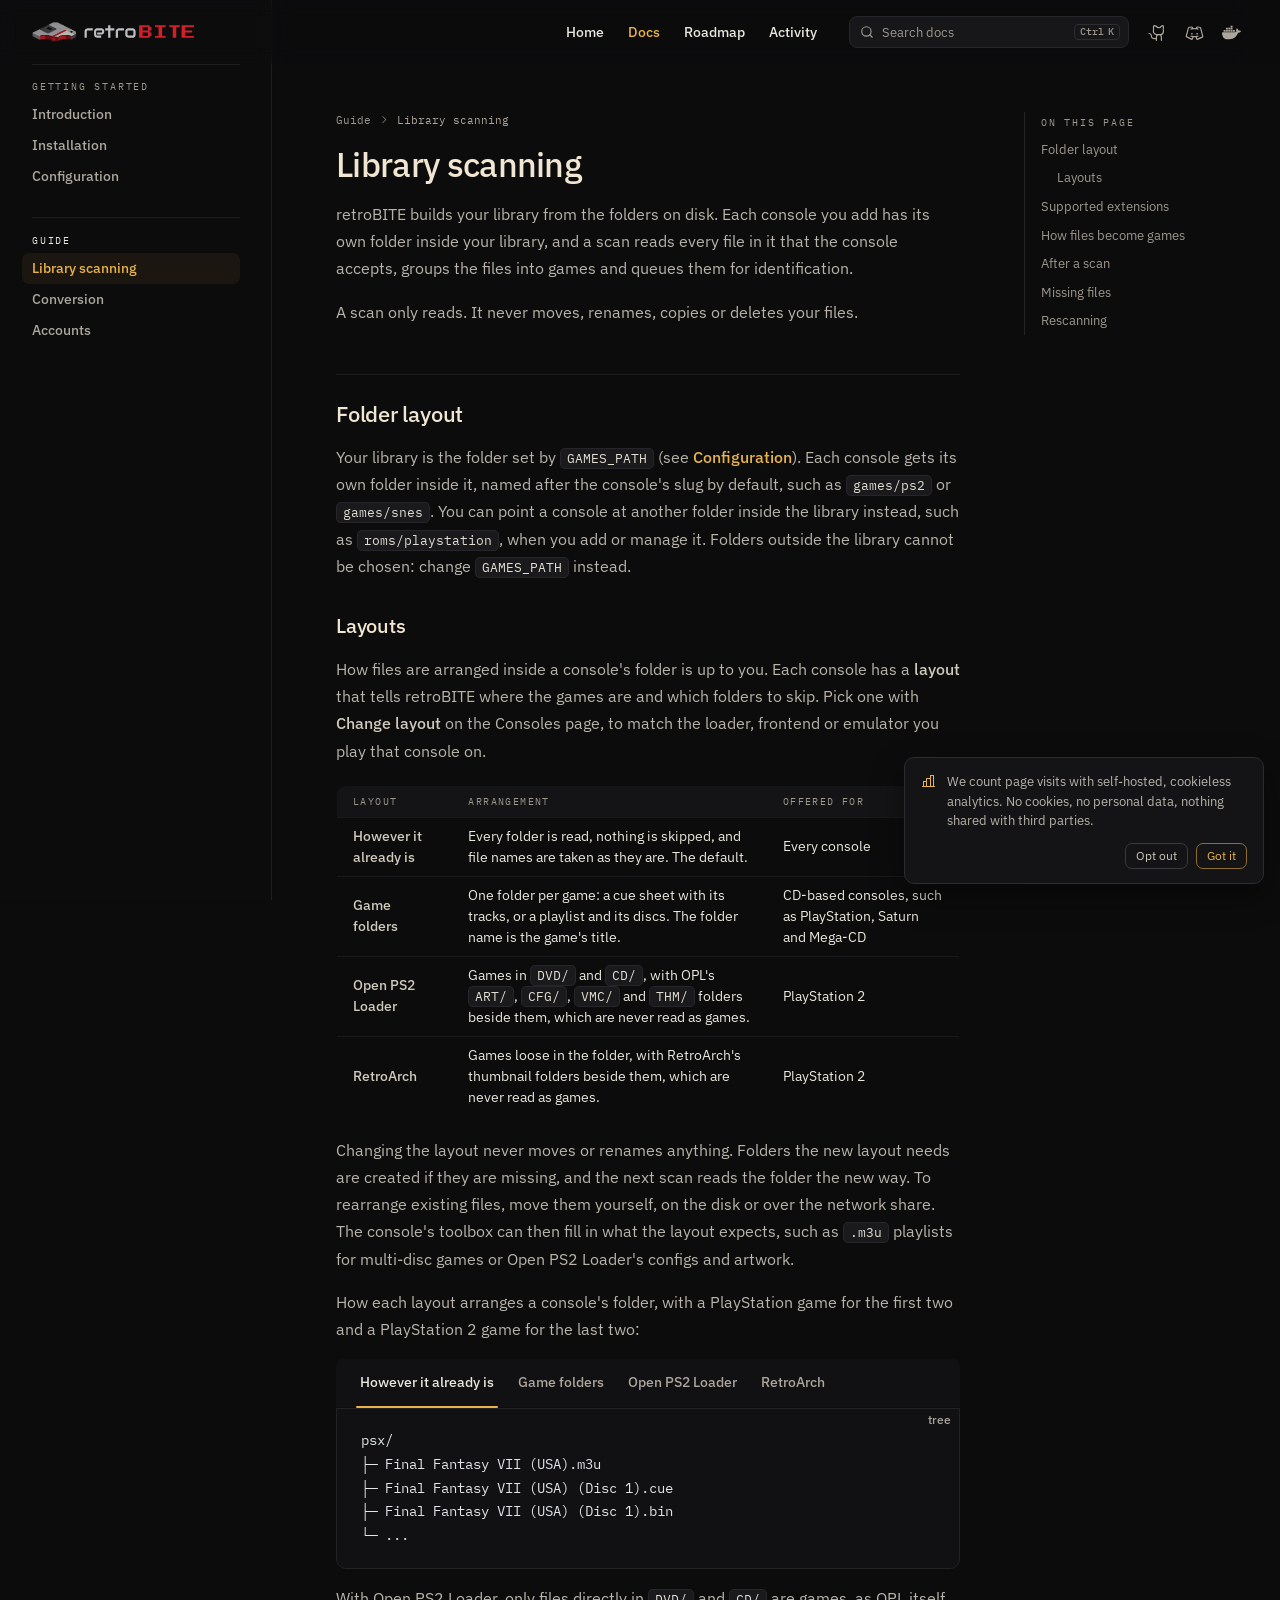
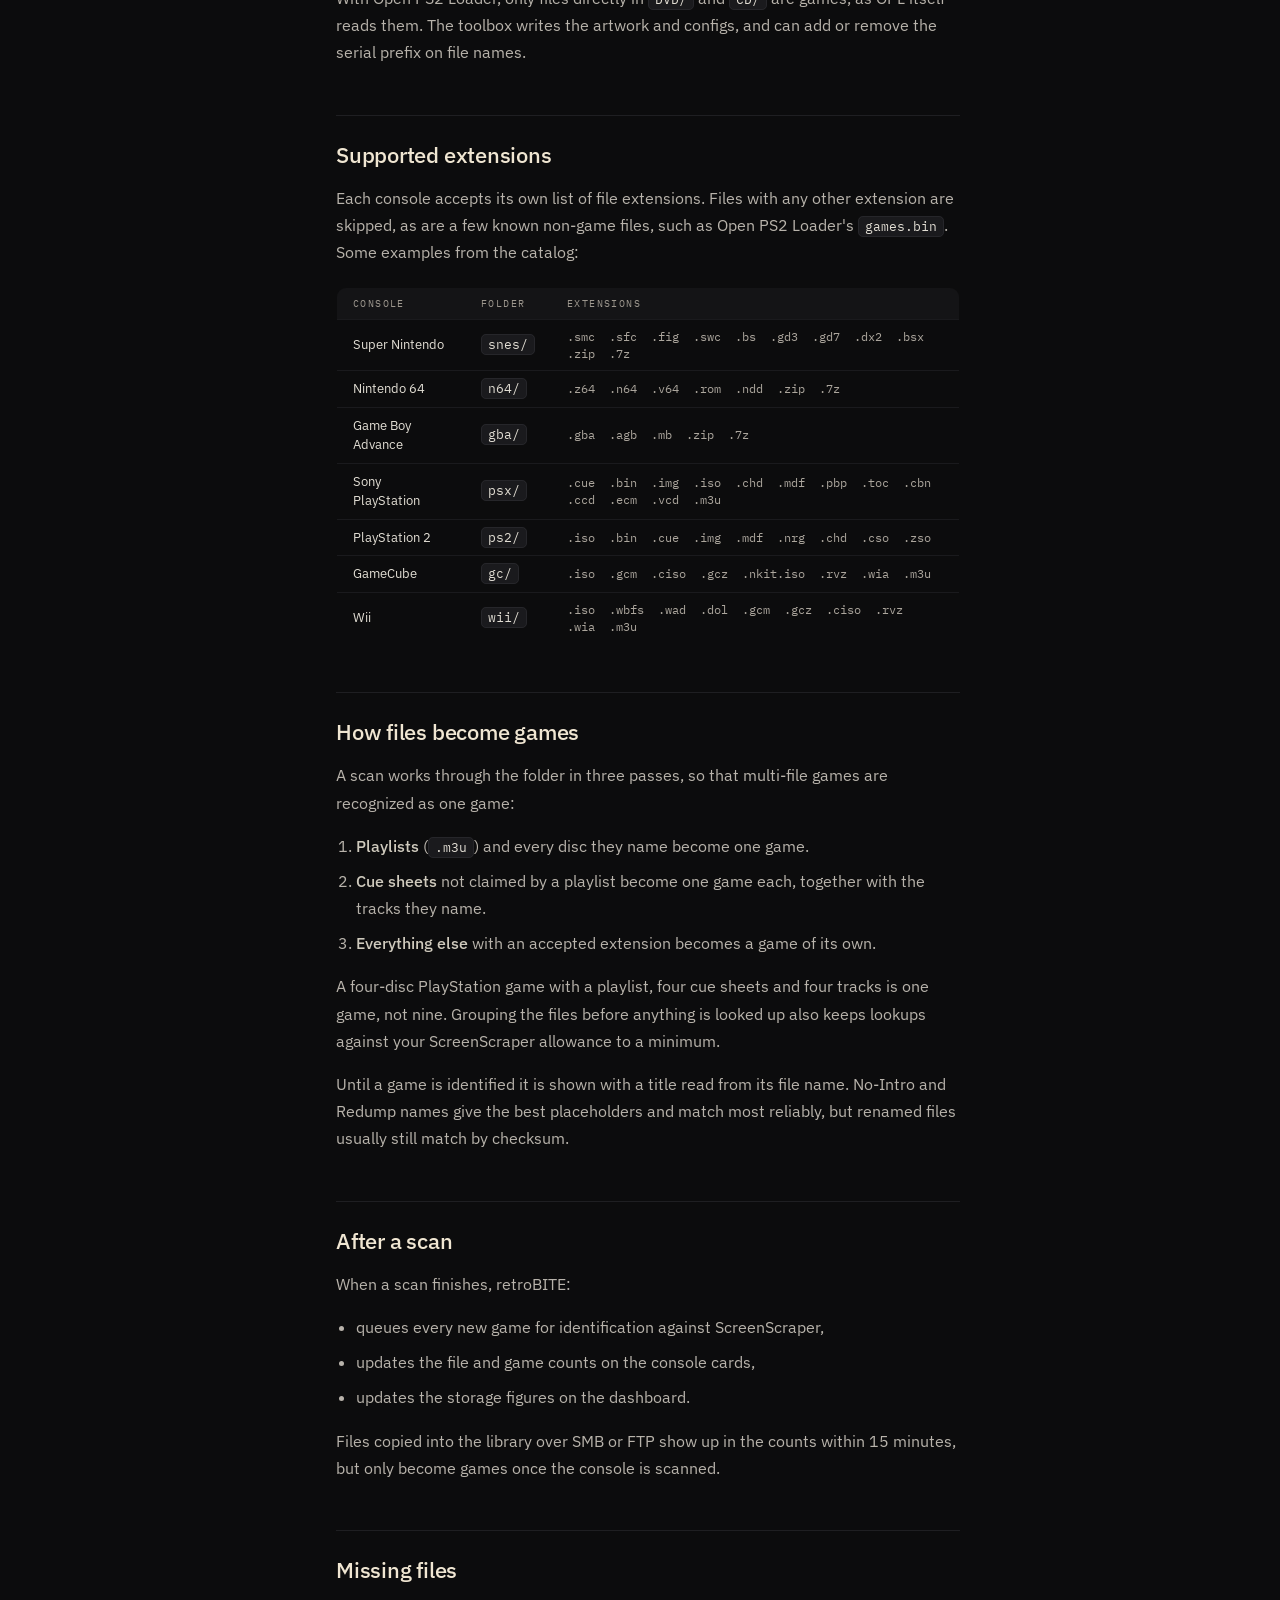
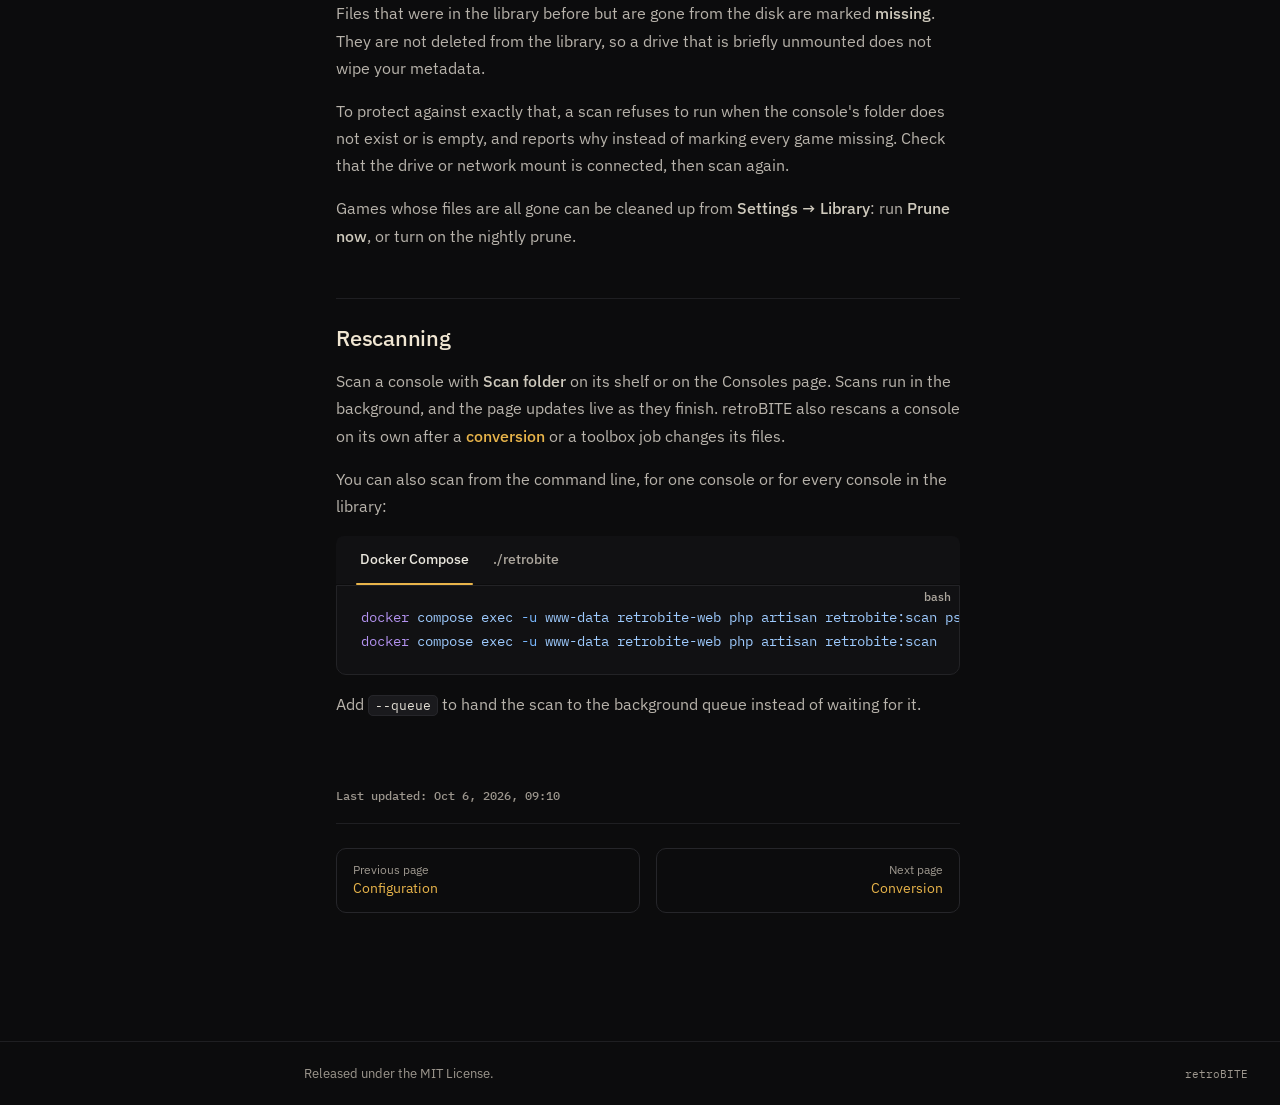
<file: docs/guide/library-scanning.html>
<!DOCTYPE html>
<html lang="en" dir="ltr">
  <head>
    <meta charset="utf-8">
    <meta name="viewport" content="width=device-width,initial-scale=1">
    <title>Library scanning | retroBITE</title>
    <meta name="description" content="How retroBITE scans console folders for ROMs and disc images: folder layout, accepted extensions, multi-disc games, missing files and rescanning.">
    <meta name="generator" content="VitePress v2.0.0-alpha.20">
    
    <link rel="preload stylesheet" href="/assets/style.B0r1bGW9.css" as="style">
    <script type="module" src="/assets/chunks/metadata.adbce550.js"></script>
    <script type="module" src="/assets/app.ODowEsml.js"></script>
    <link rel="modulepreload" href="/assets/chunks/framework.CW63qgVu.js">
    <link rel="modulepreload" href="/assets/chunks/theme.BbzNlidP.js">
    <link rel="modulepreload" href="/assets/docs_guide_library-scanning.md.dXLv3DT_.lean.js">
    <link rel="icon" href="/favicon.ico" sizes="48x48">
    <link rel="icon" href="/brand/symbol.svg" type="image/svg+xml">
    <link rel="apple-touch-icon" href="/apple-touch-icon.png">
    <meta name="theme-color" content="#0c0c0d">
    <meta property="og:site_name" content="retroBITE">
    <meta property="og:locale" content="en_US">
    <meta property="og:image" content="https://retrobite.app/og.jpg">
    <meta property="og:image:width" content="1200">
    <meta property="og:image:height" content="630">
    <meta property="og:image:alt" content="retroBITE logo on a CRT television in a pixel-art game room">
    <meta name="twitter:card" content="summary_large_image">
    <meta name="twitter:image" content="https://retrobite.app/og.jpg">
    <script defer data-domain="retrobite.app" src="https://analytics.bitxo.se/js/script.js"></script>
    <link rel="preconnect" href="https://fonts.googleapis.com">
    <link rel="preconnect" href="https://fonts.gstatic.com" crossorigin="">
    <link rel="stylesheet" href="https://fonts.googleapis.com/css2?family=IBM+Plex+Sans:wght@400;500;600&amp;family=IBM+Plex+Mono:wght@400;500&amp;display=swap">
    <script id="check-dark-mode">document.documentElement.classList.add(`dark`);</script>
    <script id="check-mac-os">document.documentElement.classList.toggle(`mac`,/Mac|iPhone|iPod|iPad/i.test(navigator.platform));</script>
    <link rel="canonical" href="https://retrobite.app/docs/guide/library-scanning">
    <meta property="og:type" content="article">
    <meta property="og:url" content="https://retrobite.app/docs/guide/library-scanning">
    <meta property="og:title" content="Library scanning | retroBITE">
    <meta property="og:description" content="How retroBITE scans console folders for ROMs and disc images: folder layout, accepted extensions, multi-disc games, missing files and rescanning.">
    <meta name="twitter:title" content="Library scanning | retroBITE">
    <meta name="twitter:description" content="How retroBITE scans console folders for ROMs and disc images: folder layout, accepted extensions, multi-disc games, missing files and rescanning.">
  </head>
  <body>
    <div id="app"><div class="Layout" data-v-7aa807ef><!--[--><!--]--><!--[--><span tabindex="-1" data-v-426d5ecb></span><a href="#VPContent" class="VPSkipLink visually-hidden" data-v-426d5ecb>Skip to content</a><!--]--><!----><header class="VPNav" data-v-7aa807ef data-v-f733e610><div class="VPNavBar has-sidebar top" data-v-f733e610 data-v-dac69e74><div class="wrapper" data-v-dac69e74><div class="container" data-v-dac69e74><div class="title" data-v-dac69e74><div class="VPNavBarTitle has-sidebar" data-v-dac69e74 data-v-3cb61e0b><a class="title" href="/" data-v-3cb61e0b><!--[--><!--]--><!--[--><img class="VPImage logo" src="/brand/wordmark.svg" alt="retroBITE" data-v-453cd2d1><!--]--><!----><!--[--><!--]--></a></div></div><div class="content" data-v-dac69e74><div class="content-body" data-v-dac69e74><!--[--><!--]--><div class="VPNavBarSearch search" data-v-dac69e74 data-v-b09c5db8><!--[--><button type="button" class="VPNavBarSearchButton" aria-label="Search" aria-keyshortcuts="/ control+k meta+k" data-v-b09c5db8 data-v-573637dc><span class="vpi-search" aria-hidden="true" data-v-573637dc></span><span class="text" data-v-573637dc>Search docs</span><span class="keys" aria-hidden="true" data-v-573637dc><kbd class="key-mod" data-v-573637dc></kbd><kbd class="key-k" data-v-573637dc></kbd></span></button><!----><!--]--></div><nav aria-label="Main Navigation" class="VPNavMenu VPNavBarMenu menu" data-v-dac69e74 data-v-0474edcd><ul class="list" data-v-0474edcd><!--[--><li class="" data-v-0474edcd><a class="VPLink link VPNavMenuLink VPNavBarMenuLink" href="/" data-v-0474edcd data-v-60fe87c8><!--[--><span data-v-60fe87c8>Home</span><!--]--></a></li><li class="" data-v-0474edcd><a class="VPLink link VPNavMenuLink VPNavBarMenuLink active" href="/docs/" data-v-0474edcd data-v-60fe87c8><!--[--><span data-v-60fe87c8>Docs</span><!--]--></a></li><li class="" data-v-0474edcd><a class="VPLink link VPNavMenuLink VPNavBarMenuLink" href="/roadmap" data-v-0474edcd data-v-60fe87c8><!--[--><span data-v-60fe87c8>Roadmap</span><!--]--></a></li><li class="" data-v-0474edcd><a class="VPLink link VPNavMenuLink VPNavBarMenuLink" href="/activity" data-v-0474edcd data-v-60fe87c8><!--[--><span data-v-60fe87c8>Activity</span><!--]--></a></li><!--]--></ul></nav><!----><!----><!----><!----><!--[--><!--[--><!--[--><div class="nav-social" data-v-e1e4c505><!--[--><a class="link" href="https://github.com/retroBITE-app/retroBITE" target="_blank" rel="noopener" aria-label="retroBITE on GitHub" title="GitHub" data-v-e1e4c505><i class="ph ph-github-logo" data-v-e1e4c505></i><!----><!----></a><a class="link" href="https://discord.gg/EHJAkvJmpu" target="_blank" rel="noopener" aria-label="retroBITE on Discord" title="Discord" data-v-e1e4c505><i class="ph ph-discord-logo" data-v-e1e4c505></i><!----><!----></a><a class="link" href="https://hub.docker.com/u/retrobite" target="_blank" rel="noopener" aria-label="retroBITE on Docker" title="Docker" data-v-e1e4c505><svg class="svg" viewBox="0 0 24 24" aria-hidden="true" data-v-e1e4c505><path fill="currentColor" d="M13.983 11.078h2.119a.186.186 0 0 0 .186-.185V9.006a.186.186 0 0 0-.186-.186h-2.119a.185.185 0 0 0-.185.185v1.888c0 .102.083.185.185.185m-2.954-5.43h2.118a.186.186 0 0 0 .186-.186V3.574a.186.186 0 0 0-.186-.185h-2.118a.185.185 0 0 0-.185.185v1.888c0 .102.082.185.185.185m0 2.716h2.118a.187.187 0 0 0 .186-.186V6.29a.186.186 0 0 0-.186-.185h-2.118a.185.185 0 0 0-.185.185v1.887c0 .102.082.185.185.186m-2.93 0h2.12a.186.186 0 0 0 .184-.186V6.29a.185.185 0 0 0-.185-.185H8.1a.185.185 0 0 0-.185.185v1.887c0 .102.083.185.185.186m-2.964 0h2.119a.186.186 0 0 0 .185-.186V6.29a.185.185 0 0 0-.185-.185H5.136a.186.186 0 0 0-.186.185v1.887c0 .102.084.185.186.186m5.893 2.715h2.118a.186.186 0 0 0 .186-.185V9.006a.186.186 0 0 0-.186-.186h-2.118a.185.185 0 0 0-.185.185v1.888c0 .102.082.185.185.185m-2.93 0h2.12a.185.185 0 0 0 .184-.185V9.006a.185.185 0 0 0-.184-.186h-2.12a.185.185 0 0 0-.184.185v1.888c0 .102.083.185.185.185m-2.964 0h2.119a.185.185 0 0 0 .185-.185V9.006a.185.185 0 0 0-.184-.186h-2.12a.186.186 0 0 0-.186.186v1.887c0 .102.084.185.186.185m-2.92 0h2.12a.185.185 0 0 0 .184-.185V9.006a.185.185 0 0 0-.184-.186h-2.12a.185.185 0 0 0-.184.185v1.888c0 .102.082.185.185.185M23.763 9.89c-.065-.051-.672-.51-1.954-.51q-.508.001-1.01.087c-.248-1.7-1.653-2.53-1.716-2.566l-.344-.199l-.226.327c-.284.438-.49.922-.612 1.43c-.23.97-.09 1.882.403 2.661c-.595.332-1.55.413-1.744.42H.751a.75.75 0 0 0-.75.748a11.4 11.4 0 0 0 .692 4.062c.545 1.428 1.355 2.48 2.41 3.124c1.18.723 3.1 1.137 5.275 1.137a15.7 15.7 0 0 0 2.93-.266a12.3 12.3 0 0 0 3.823-1.389a10.5 10.5 0 0 0 2.61-2.136c1.252-1.418 1.998-2.997 2.553-4.4h.221c1.372 0 2.215-.549 2.68-1.009c.309-.293.55-.65.707-1.046l.098-.288Z" data-v-e1e4c505></path></svg><!----><!----></a><!--]--></div><!--]--><!--]--><!--]--><button type="button" class="VPNavBarHamburger hamburger" aria-label="Menu" aria-expanded="false" data-v-dac69e74 data-v-f895b5e0><span class="container" aria-hidden="true" data-v-f895b5e0><span class="top" data-v-f895b5e0></span><span class="middle" data-v-f895b5e0></span><span class="bottom" data-v-f895b5e0></span></span></button></div></div></div></div><div class="divider" data-v-dac69e74><div class="divider-line" data-v-dac69e74></div></div></div><!----></header><div class="VPLocalNav has-sidebar empty" data-v-7aa807ef data-v-86f10958><div class="container" data-v-86f10958><button type="button" class="menu" aria-expanded="false" aria-controls="VPSidebarNav" data-v-86f10958><span class="vpi-align-left menu-icon" aria-hidden="true" data-v-86f10958></span><span class="menu-text" data-v-86f10958>Menu</span></button><div class="VPLocalNavOutlineDropdown" style="--vp-vh:0px;" data-allow-mismatch="style" data-v-86f10958 data-v-b9336427><button type="button" data-v-b9336427>Return to top</button><!----></div></div></div><aside class="VPSidebar" data-v-7aa807ef data-v-e6e41a9f><div class="curtain" data-v-e6e41a9f></div><nav class="nav" id="VPSidebarNav" aria-labelledby="sidebar-aria-label" tabindex="-1" data-v-e6e41a9f><span class="visually-hidden" id="sidebar-aria-label" data-v-e6e41a9f> Sidebar Navigation </span><!--[--><!--]--><!--[--><div class="no-transition group" data-v-70d1d59e><section class="VPSidebarItem level-0" data-v-70d1d59e data-v-d6fbf2e2><div class="item" data-v-d6fbf2e2><div class="indicator" data-v-d6fbf2e2></div><h2 class="text" data-v-d6fbf2e2>Getting started</h2><!----></div><ul class="items" data-v-d6fbf2e2><li data-v-d6fbf2e2><!--[--><div class="VPSidebarItem level-1 is-link" data-v-d6fbf2e2><div class="item" data-v-d6fbf2e2><div class="indicator" data-v-d6fbf2e2></div><a class="VPLink link link" href="/docs/" data-v-d6fbf2e2><!--[--><p class="text" data-v-d6fbf2e2>Introduction</p><!--]--></a><!----></div><!----></div><div class="VPSidebarItem level-1 is-link" data-v-d6fbf2e2><div class="item" data-v-d6fbf2e2><div class="indicator" data-v-d6fbf2e2></div><a class="VPLink link link" href="/docs/getting-started/installation" data-v-d6fbf2e2><!--[--><p class="text" data-v-d6fbf2e2>Installation</p><!--]--></a><!----></div><!----></div><div class="VPSidebarItem level-1 is-link" data-v-d6fbf2e2><div class="item" data-v-d6fbf2e2><div class="indicator" data-v-d6fbf2e2></div><a class="VPLink link link" href="/docs/getting-started/configuration" data-v-d6fbf2e2><!--[--><p class="text" data-v-d6fbf2e2>Configuration</p><!--]--></a><!----></div><!----></div><!--]--></li></ul></section></div><div class="no-transition group" data-v-70d1d59e><section class="VPSidebarItem level-0 has-active" data-v-70d1d59e data-v-d6fbf2e2><div class="item" data-v-d6fbf2e2><div class="indicator" data-v-d6fbf2e2></div><h2 class="text" data-v-d6fbf2e2>Guide</h2><!----></div><ul class="items" data-v-d6fbf2e2><li data-v-d6fbf2e2><!--[--><div class="VPSidebarItem level-1 is-link is-active has-active" data-v-d6fbf2e2><div class="item" data-v-d6fbf2e2><div class="indicator" data-v-d6fbf2e2></div><a class="VPLink link link" href="/docs/guide/library-scanning" aria-current="page" data-v-d6fbf2e2><!--[--><p class="text" data-v-d6fbf2e2>Library scanning</p><!--]--></a><!----></div><!----></div><div class="VPSidebarItem level-1 is-link" data-v-d6fbf2e2><div class="item" data-v-d6fbf2e2><div class="indicator" data-v-d6fbf2e2></div><a class="VPLink link link" href="/docs/guide/conversion" data-v-d6fbf2e2><!--[--><p class="text" data-v-d6fbf2e2>Conversion</p><!--]--></a><!----></div><!----></div><div class="VPSidebarItem level-1 is-link" data-v-d6fbf2e2><div class="item" data-v-d6fbf2e2><div class="indicator" data-v-d6fbf2e2></div><a class="VPLink link link" href="/docs/guide/accounts" data-v-d6fbf2e2><!--[--><p class="text" data-v-d6fbf2e2>Accounts</p><!--]--></a><!----></div><!----></div><!--]--></li></ul></section></div><!--]--><!--[--><!--]--></nav></aside><div class="VPContent has-sidebar" id="VPContent" data-v-7aa807ef data-v-b934d83e><div class="VPDoc has-sidebar has-aside" data-v-b934d83e data-v-e0c79c31><!--[--><!--]--><div class="container" data-v-e0c79c31><div class="aside" data-v-e0c79c31><div class="aside-curtain" data-v-e0c79c31></div><div class="aside-container" data-v-e0c79c31><div class="aside-content" data-v-e0c79c31><div class="VPDocAside" data-v-e0c79c31 data-v-117643ad><!--[--><!--]--><!--[--><!--]--><nav aria-labelledby="doc-outline-aria-label" class="VPDocAsideOutline" data-v-117643ad data-v-230a2956><div class="content" data-v-230a2956><div class="outline-marker" data-v-230a2956></div><div aria-level="2" class="outline-title" id="doc-outline-aria-label" role="heading" data-v-230a2956>On this page</div><ul class="VPDocOutlineItem root" data-v-230a2956 data-v-a7228af7><!--[--><!--]--></ul></div></nav><!--[--><!--]--><div class="spacer" data-v-117643ad></div><!--[--><!--]--><!----><!--[--><!--]--><!--[--><!--]--></div></div></div></div><div class="content" data-v-e0c79c31><div class="content-container" data-v-e0c79c31><!--[--><!--[--><!--[--><div class="doc-breadcrumb" data-v-c3f23cc3>Guide<i class="ph ph-caret-right" data-v-c3f23cc3></i><span data-v-c3f23cc3>Library scanning</span></div><!--]--><!--]--><!--]--><main class="main" data-v-e0c79c31><div style="position:relative;" class="vp-doc _docs_guide_library-scanning" data-v-e0c79c31><div><h1 id="library-scanning" tabindex="-1">Library scanning <a class="header-anchor" href="#library-scanning" aria-label="Permalink to “Library scanning”">​</a></h1><p>retroBITE builds your library from the folders on disk. Each console you add has its own folder inside your library, and a scan reads every file in it that the console accepts, groups the files into games and queues them for identification.</p><p>A scan only reads. It never moves, renames, copies or deletes your files.</p><h2 id="folder-layout" tabindex="-1">Folder layout <a class="header-anchor" href="#folder-layout" aria-label="Permalink to “Folder layout”">​</a></h2><p>Your library is the folder set by <code>GAMES_PATH</code> (see <a href="./../getting-started/configuration#paths">Configuration</a>). Each console gets its own folder inside it, named after the console&#39;s slug by default, such as <code>games/ps2</code> or <code>games/snes</code>. You can point a console at another folder inside the library instead, such as <code>roms/playstation</code>, when you add or manage it. Folders outside the library cannot be chosen: change <code>GAMES_PATH</code> instead.</p><h3 id="layouts" tabindex="-1">Layouts <a class="header-anchor" href="#layouts" aria-label="Permalink to “Layouts”">​</a></h3><p>How files are arranged inside a console&#39;s folder is up to you. Each console has a <strong>layout</strong> that tells retroBITE where the games are and which folders to skip. Pick one with <strong>Change layout</strong> on the Consoles page, to match the loader, frontend or emulator you play that console on.</p><table tabindex="0"><thead><tr><th>Layout</th><th>Arrangement</th><th>Offered for</th></tr></thead><tbody><tr><td><strong>However it already is</strong></td><td>Every folder is read, nothing is skipped, and file names are taken as they are. The default.</td><td>Every console</td></tr><tr><td><strong>Game folders</strong></td><td>One folder per game: a cue sheet with its tracks, or a playlist and its discs. The folder name is the game&#39;s title.</td><td>CD-based consoles, such as PlayStation, Saturn and Mega-CD</td></tr><tr><td><strong>Open PS2 Loader</strong></td><td>Games in <code>DVD/</code> and <code>CD/</code>, with OPL&#39;s <code>ART/</code>, <code>CFG/</code>, <code>VMC/</code> and <code>THM/</code> folders beside them, which are never read as games.</td><td>PlayStation 2</td></tr><tr><td><strong>RetroArch</strong></td><td>Games loose in the folder, with RetroArch&#39;s thumbnail folders beside them, which are never read as games.</td><td>PlayStation 2</td></tr></tbody></table><p>Changing the layout never moves or renames anything. Folders the new layout needs are created if they are missing, and the next scan reads the folder the new way. To rearrange existing files, move them yourself, on the disk or over the network share. The console&#39;s toolbox can then fill in what the layout expects, such as <code>.m3u</code> playlists for multi-disc games or Open PS2 Loader&#39;s configs and artwork.</p><p>How each layout arranges a console&#39;s folder, with a PlayStation game for the first two and a PlayStation 2 game for the last two:</p><div class="vp-code-group"><div class="tabs"><input type="radio" name="group-88" id="tab-89" checked><label data-title="However it already is" for="tab-89">However it already is</label><input type="radio" name="group-88" id="tab-90"><label data-title="Game folders" for="tab-90">Game folders</label><input type="radio" name="group-88" id="tab-91"><label data-title="Open PS2 Loader" for="tab-91">Open PS2 Loader</label><input type="radio" name="group-88" id="tab-92"><label data-title="RetroArch" for="tab-92">RetroArch</label></div><div class="blocks"><div class="language-tree active"><button title="Copy code" data-copied="Copied" class="copy"></button><span class="lang">tree</span><pre class="shiki shiki-themes github-light github-dark" style="--shiki-light:#24292e;--shiki-dark:#e1e4e8;--shiki-light-bg:#fff;--shiki-dark-bg:#24292e;" tabindex="0" dir="ltr"><code><span class="line"><span>psx/</span></span>
<span class="line"><span>├─ Final Fantasy VII (USA).m3u</span></span>
<span class="line"><span>├─ Final Fantasy VII (USA) (Disc 1).cue</span></span>
<span class="line"><span>├─ Final Fantasy VII (USA) (Disc 1).bin</span></span>
<span class="line"><span>└─ ...</span></span></code></pre></div><div class="language-tree"><button title="Copy code" data-copied="Copied" class="copy"></button><span class="lang">tree</span><pre class="shiki shiki-themes github-light github-dark" style="--shiki-light:#24292e;--shiki-dark:#e1e4e8;--shiki-light-bg:#fff;--shiki-dark-bg:#24292e;" tabindex="0" dir="ltr"><code><span class="line"><span>psx/</span></span>
<span class="line"><span>└─ Final Fantasy VII (USA)/</span></span>
<span class="line"><span>   ├─ Final Fantasy VII (USA).m3u</span></span>
<span class="line"><span>   ├─ Final Fantasy VII (USA) (Disc 1).cue</span></span>
<span class="line"><span>   ├─ Final Fantasy VII (USA) (Disc 1).bin</span></span>
<span class="line"><span>   └─ ...</span></span></code></pre></div><div class="language-tree"><button title="Copy code" data-copied="Copied" class="copy"></button><span class="lang">tree</span><pre class="shiki shiki-themes github-light github-dark" style="--shiki-light:#24292e;--shiki-dark:#e1e4e8;--shiki-light-bg:#fff;--shiki-dark-bg:#24292e;" tabindex="0" dir="ltr"><code><span class="line"><span>ps2/</span></span>
<span class="line"><span>├─ DVD/</span></span>
<span class="line"><span>│  └─ SLUS_203.12.Silent Hill 2.iso</span></span>
<span class="line"><span>├─ CD/</span></span>
<span class="line"><span>├─ ART/</span></span>
<span class="line"><span>│  ├─ SLUS_203.12_COV.png</span></span>
<span class="line"><span>│  └─ SLUS_203.12_ICO.png</span></span>
<span class="line"><span>├─ CFG/</span></span>
<span class="line"><span>│  └─ SLUS_203.12.cfg</span></span>
<span class="line"><span>├─ VMC/</span></span>
<span class="line"><span>└─ THM/</span></span></code></pre></div><div class="language-tree"><button title="Copy code" data-copied="Copied" class="copy"></button><span class="lang">tree</span><pre class="shiki shiki-themes github-light github-dark" style="--shiki-light:#24292e;--shiki-dark:#e1e4e8;--shiki-light-bg:#fff;--shiki-dark-bg:#24292e;" tabindex="0" dir="ltr"><code><span class="line"><span>ps2/</span></span>
<span class="line"><span>├─ Silent Hill 2 (USA).chd</span></span>
<span class="line"><span>└─ media/</span></span>
<span class="line"><span>   ├─ Named_Boxarts/</span></span>
<span class="line"><span>   │  └─ Silent Hill 2 (USA).png</span></span>
<span class="line"><span>   ├─ Named_Snaps/</span></span>
<span class="line"><span>   └─ Named_Titles/</span></span></code></pre></div></div></div><p>With Open PS2 Loader, only files directly in <code>DVD/</code> and <code>CD/</code> are games, as OPL itself reads them. The toolbox writes the artwork and configs, and can add or remove the serial prefix on file names.</p><h2 id="supported-extensions" tabindex="-1">Supported extensions <a class="header-anchor" href="#supported-extensions" aria-label="Permalink to “Supported extensions”">​</a></h2><p>Each console accepts its own list of file extensions. Files with any other extension are skipped, as are a few known non-game files, such as Open PS2 Loader&#39;s <code>games.bin</code>. Some examples from the catalog:</p><table data-v-6c31adf6><thead data-v-6c31adf6><tr data-v-6c31adf6><th data-v-6c31adf6>Console</th><th data-v-6c31adf6>Folder</th><th data-v-6c31adf6>Extensions</th></tr></thead><tbody data-v-6c31adf6><!--[--><tr data-v-6c31adf6><td data-v-6c31adf6>Super Nintendo</td><td data-v-6c31adf6><code data-v-6c31adf6>snes/</code></td><td class="ext" data-v-6c31adf6>.smc  .sfc  .fig  .swc  .bs  .gd3  .gd7  .dx2  .bsx  .zip  .7z</td></tr><tr data-v-6c31adf6><td data-v-6c31adf6>Nintendo 64</td><td data-v-6c31adf6><code data-v-6c31adf6>n64/</code></td><td class="ext" data-v-6c31adf6>.z64  .n64  .v64  .rom  .ndd  .zip  .7z</td></tr><tr data-v-6c31adf6><td data-v-6c31adf6>Game Boy Advance</td><td data-v-6c31adf6><code data-v-6c31adf6>gba/</code></td><td class="ext" data-v-6c31adf6>.gba  .agb  .mb  .zip  .7z</td></tr><tr data-v-6c31adf6><td data-v-6c31adf6>Sony PlayStation</td><td data-v-6c31adf6><code data-v-6c31adf6>psx/</code></td><td class="ext" data-v-6c31adf6>.cue  .bin  .img  .iso  .chd  .mdf  .pbp  .toc  .cbn  .ccd  .ecm  .vcd  .m3u</td></tr><tr data-v-6c31adf6><td data-v-6c31adf6>PlayStation 2</td><td data-v-6c31adf6><code data-v-6c31adf6>ps2/</code></td><td class="ext" data-v-6c31adf6>.iso  .bin  .cue  .img  .mdf  .nrg  .chd  .cso  .zso</td></tr><tr data-v-6c31adf6><td data-v-6c31adf6>GameCube</td><td data-v-6c31adf6><code data-v-6c31adf6>gc/</code></td><td class="ext" data-v-6c31adf6>.iso  .gcm  .ciso  .gcz  .nkit.iso  .rvz  .wia  .m3u</td></tr><tr data-v-6c31adf6><td data-v-6c31adf6>Wii</td><td data-v-6c31adf6><code data-v-6c31adf6>wii/</code></td><td class="ext" data-v-6c31adf6>.iso  .wbfs  .wad  .dol  .gcm  .gcz  .ciso  .rvz  .wia  .m3u</td></tr><!--]--></tbody></table><h2 id="how-files-become-games" tabindex="-1">How files become games <a class="header-anchor" href="#how-files-become-games" aria-label="Permalink to “How files become games”">​</a></h2><p>A scan works through the folder in three passes, so that multi-file games are recognized as one game:</p><ol><li><strong>Playlists</strong> (<code>.m3u</code>) and every disc they name become one game.</li><li><strong>Cue sheets</strong> not claimed by a playlist become one game each, together with the tracks they name.</li><li><strong>Everything else</strong> with an accepted extension becomes a game of its own.</li></ol><p>A four-disc PlayStation game with a playlist, four cue sheets and four tracks is one game, not nine. Grouping the files before anything is looked up also keeps lookups against your ScreenScraper allowance to a minimum.</p><p>Until a game is identified it is shown with a title read from its file name. No-Intro and Redump names give the best placeholders and match most reliably, but renamed files usually still match by checksum.</p><h2 id="after-a-scan" tabindex="-1">After a scan <a class="header-anchor" href="#after-a-scan" aria-label="Permalink to “After a scan”">​</a></h2><p>When a scan finishes, retroBITE:</p><ul><li>queues every new game for identification against ScreenScraper,</li><li>updates the file and game counts on the console cards,</li><li>updates the storage figures on the dashboard.</li></ul><p>Files copied into the library over SMB or FTP show up in the counts within 15 minutes, but only become games once the console is scanned.</p><h2 id="missing-files" tabindex="-1">Missing files <a class="header-anchor" href="#missing-files" aria-label="Permalink to “Missing files”">​</a></h2><p>Files that were in the library before but are gone from the disk are marked <strong>missing</strong>. They are not deleted from the library, so a drive that is briefly unmounted does not wipe your metadata.</p><p>To protect against exactly that, a scan refuses to run when the console&#39;s folder does not exist or is empty, and reports why instead of marking every game missing. Check that the drive or network mount is connected, then scan again.</p><p>Games whose files are all gone can be cleaned up from <strong>Settings → Library</strong>: run <strong>Prune now</strong>, or turn on the nightly prune.</p><h2 id="rescanning" tabindex="-1">Rescanning <a class="header-anchor" href="#rescanning" aria-label="Permalink to “Rescanning”">​</a></h2><p>Scan a console with <strong>Scan folder</strong> on its shelf or on the Consoles page. Scans run in the background, and the page updates live as they finish. retroBITE also rescans a console on its own after a <a href="./conversion">conversion</a> or a toolbox job changes its files.</p><p>You can also scan from the command line, for one console or for every console in the library:</p><div class="vp-code-group"><div class="tabs"><input type="radio" name="group-181" id="tab-182" checked><label data-title="Docker Compose" for="tab-182">Docker Compose</label><input type="radio" name="group-181" id="tab-183"><label data-title="./retrobite" for="tab-183">./retrobite</label></div><div class="blocks"><div class="language-bash active"><button title="Copy code" data-copied="Copied" class="copy"></button><span class="lang">bash</span><pre class="shiki shiki-themes github-light github-dark" style="--shiki-light:#24292e;--shiki-dark:#e1e4e8;--shiki-light-bg:#fff;--shiki-dark-bg:#24292e;" tabindex="0" dir="ltr"><code><span class="line"><span style="--shiki-light:#6F42C1;--shiki-dark:#B392F0;">docker</span><span style="--shiki-light:#032F62;--shiki-dark:#9ECBFF;"> compose</span><span style="--shiki-light:#032F62;--shiki-dark:#9ECBFF;"> exec</span><span style="--shiki-light:#005CC5;--shiki-dark:#79B8FF;"> -u</span><span style="--shiki-light:#032F62;--shiki-dark:#9ECBFF;"> www-data</span><span style="--shiki-light:#032F62;--shiki-dark:#9ECBFF;"> retrobite-web</span><span style="--shiki-light:#032F62;--shiki-dark:#9ECBFF;"> php</span><span style="--shiki-light:#032F62;--shiki-dark:#9ECBFF;"> artisan</span><span style="--shiki-light:#032F62;--shiki-dark:#9ECBFF;"> retrobite:scan</span><span style="--shiki-light:#032F62;--shiki-dark:#9ECBFF;"> ps2</span></span>
<span class="line"><span style="--shiki-light:#6F42C1;--shiki-dark:#B392F0;">docker</span><span style="--shiki-light:#032F62;--shiki-dark:#9ECBFF;"> compose</span><span style="--shiki-light:#032F62;--shiki-dark:#9ECBFF;"> exec</span><span style="--shiki-light:#005CC5;--shiki-dark:#79B8FF;"> -u</span><span style="--shiki-light:#032F62;--shiki-dark:#9ECBFF;"> www-data</span><span style="--shiki-light:#032F62;--shiki-dark:#9ECBFF;"> retrobite-web</span><span style="--shiki-light:#032F62;--shiki-dark:#9ECBFF;"> php</span><span style="--shiki-light:#032F62;--shiki-dark:#9ECBFF;"> artisan</span><span style="--shiki-light:#032F62;--shiki-dark:#9ECBFF;"> retrobite:scan</span></span></code></pre></div><div class="language-bash"><button title="Copy code" data-copied="Copied" class="copy"></button><span class="lang">bash</span><pre class="shiki shiki-themes github-light github-dark" style="--shiki-light:#24292e;--shiki-dark:#e1e4e8;--shiki-light-bg:#fff;--shiki-dark-bg:#24292e;" tabindex="0" dir="ltr"><code><span class="line"><span style="--shiki-light:#6F42C1;--shiki-dark:#B392F0;">./retrobite</span><span style="--shiki-light:#032F62;--shiki-dark:#9ECBFF;"> artisan</span><span style="--shiki-light:#032F62;--shiki-dark:#9ECBFF;"> retrobite:scan</span><span style="--shiki-light:#032F62;--shiki-dark:#9ECBFF;"> ps2</span></span>
<span class="line"><span style="--shiki-light:#6F42C1;--shiki-dark:#B392F0;">./retrobite</span><span style="--shiki-light:#032F62;--shiki-dark:#9ECBFF;"> artisan</span><span style="--shiki-light:#032F62;--shiki-dark:#9ECBFF;"> retrobite:scan</span></span></code></pre></div></div></div><p>Add <code>--queue</code> to hand the scan to the background queue instead of waiting for it.</p></div></div></main><footer class="VPDocFooter" data-v-e0c79c31 data-v-b328ff8a><!--[--><!--]--><div class="edit-info" data-v-b328ff8a><!----><div class="last-updated" data-v-b328ff8a><p class="VPLastUpdated" data-v-b328ff8a data-v-a94c41c2>Last updated: <time datetime="2026-10-06T09:10:02.000Z" data-v-a94c41c2></time></p></div></div><nav class="prev-next" aria-labelledby="doc-footer-aria-label" data-v-b328ff8a><span class="visually-hidden" id="doc-footer-aria-label" data-v-b328ff8a>Pager</span><div class="pager" data-v-b328ff8a><a class="VPLink link pager-link prev" href="/docs/getting-started/configuration" data-v-b328ff8a><!--[--><span class="desc" data-v-b328ff8a>Previous page</span><span class="title" data-v-b328ff8a>Configuration</span><!--]--></a></div><div class="pager" data-v-b328ff8a><a class="VPLink link pager-link next" href="/docs/guide/conversion" data-v-b328ff8a><!--[--><span class="desc" data-v-b328ff8a>Next page</span><span class="title" data-v-b328ff8a>Conversion</span><!--]--></a></div></nav></footer><!--[--><!--]--></div></div></div><!--[--><!--]--></div></div><!----><!--[--><footer class="site-footer" data-v-b5a50b47><div class="rb-wrap inner" data-v-b5a50b47><span data-v-b5a50b47>Released under the MIT License.</span><span class="rb-mono meta" data-v-b5a50b47>retroBITE</span></div></footer><!----><!--]--></div></div>
    
    
  </body>
</html>
</file>
<file: assets/style.B0r1bGW9.css>
:root{--vp-c-white:#fff;--vp-c-black:#000;--vp-c-neutral:var(--vp-c-black);--vp-c-neutral-inverse:var(--vp-c-white)}.dark{--vp-c-neutral:var(--vp-c-white);--vp-c-neutral-inverse:var(--vp-c-black)}:root{--vp-c-gray-1:#dddde3;--vp-c-gray-2:#e4e4e9;--vp-c-gray-3:#ebebef;--vp-c-gray-soft:#8e96aa24;--vp-c-indigo-1:#3451b2;--vp-c-indigo-2:#3a5ccc;--vp-c-indigo-3:#5672cd;--vp-c-indigo-soft:#646cff24;--vp-c-purple-1:#6f42c1;--vp-c-purple-2:#7e4cc9;--vp-c-purple-3:#8e5cd9;--vp-c-purple-soft:#9f7aea24;--vp-c-green-1:#18794e;--vp-c-green-2:#299764;--vp-c-green-3:#30a46c;--vp-c-green-soft:#10b98124;--vp-c-yellow-1:#915930;--vp-c-yellow-2:#946300;--vp-c-yellow-3:#9f6a00;--vp-c-yellow-soft:#eab30824;--vp-c-orange-1:#9a4224;--vp-c-orange-2:#b95a00;--vp-c-orange-3:#c16200;--vp-c-orange-soft:#f9731624;--vp-c-red-1:#b8272c;--vp-c-red-2:#d5393e;--vp-c-red-3:#e0575b;--vp-c-red-soft:#f43f5e24;--vp-c-sponsor:#db2777}.dark{--vp-c-gray-1:#515c67;--vp-c-gray-2:#414853;--vp-c-gray-3:#32363f;--vp-c-gray-soft:#65758529;--vp-c-indigo-1:#a8b1ff;--vp-c-indigo-2:#5c73e7;--vp-c-indigo-3:#3e63dd;--vp-c-indigo-soft:#646cff29;--vp-c-purple-1:#c8abfa;--vp-c-purple-2:#a879e6;--vp-c-purple-3:#8e5cd9;--vp-c-purple-soft:#9f7aea29;--vp-c-green-1:#3dd68c;--vp-c-green-2:#30a46c;--vp-c-green-3:#298459;--vp-c-green-soft:#10b98129;--vp-c-yellow-1:#f9b44e;--vp-c-yellow-2:#da8b17;--vp-c-yellow-3:#a46a0a;--vp-c-yellow-soft:#eab30829;--vp-c-orange-1:#fb8c00;--vp-c-orange-2:#e46a02;--vp-c-orange-3:#b45309;--vp-c-orange-soft:#f9731629;--vp-c-red-1:#f66f81;--vp-c-red-2:#f14158;--vp-c-red-3:#b62a3c;--vp-c-red-soft:#f43f5e29}:root{--vp-c-bg:#fff;--vp-c-bg-alt:#f6f6f7;--vp-c-bg-elv:#fff;--vp-c-bg-soft:#f6f6f7}.dark{--vp-c-bg:#1b1b1f;--vp-c-bg-alt:#161618;--vp-c-bg-elv:#202127;--vp-c-bg-soft:#202127}:root{--vp-c-border:#c2c2c4;--vp-c-divider:#e2e2e3;--vp-c-gutter:#e2e2e3}.dark{--vp-c-border:#3c3f44;--vp-c-divider:#2e2e32;--vp-c-gutter:#000}:root{--vp-c-text-1:#3c3c43;--vp-c-text-2:#67676c;--vp-c-text-3:#929295}.dark{--vp-c-text-1:#dfdfd6;--vp-c-text-2:#98989f;--vp-c-text-3:#6a6a71}:root{--vp-c-default-1:var(--vp-c-gray-1);--vp-c-default-2:var(--vp-c-gray-2);--vp-c-default-3:var(--vp-c-gray-3);--vp-c-default-soft:var(--vp-c-gray-soft);--vp-c-brand-1:var(--vp-c-indigo-1);--vp-c-brand-2:var(--vp-c-indigo-2);--vp-c-brand-3:var(--vp-c-indigo-3);--vp-c-brand-soft:var(--vp-c-indigo-soft);--vp-c-brand:var(--vp-c-brand-1);--vp-c-tip-1:var(--vp-c-brand-1);--vp-c-tip-2:var(--vp-c-brand-2);--vp-c-tip-3:var(--vp-c-brand-3);--vp-c-tip-soft:var(--vp-c-brand-soft);--vp-c-note-1:var(--vp-c-brand-1);--vp-c-note-2:var(--vp-c-brand-2);--vp-c-note-3:var(--vp-c-brand-3);--vp-c-note-soft:var(--vp-c-brand-soft);--vp-c-success-1:var(--vp-c-green-1);--vp-c-success-2:var(--vp-c-green-2);--vp-c-success-3:var(--vp-c-green-3);--vp-c-success-soft:var(--vp-c-green-soft);--vp-c-important-1:var(--vp-c-purple-1);--vp-c-important-2:var(--vp-c-purple-2);--vp-c-important-3:var(--vp-c-purple-3);--vp-c-important-soft:var(--vp-c-purple-soft);--vp-c-warning-1:var(--vp-c-yellow-1);--vp-c-warning-2:var(--vp-c-yellow-2);--vp-c-warning-3:var(--vp-c-yellow-3);--vp-c-warning-soft:var(--vp-c-yellow-soft);--vp-c-danger-1:var(--vp-c-red-1);--vp-c-danger-2:var(--vp-c-red-2);--vp-c-danger-3:var(--vp-c-red-3);--vp-c-danger-soft:var(--vp-c-red-soft);--vp-c-caution-1:var(--vp-c-red-1);--vp-c-caution-2:var(--vp-c-red-2);--vp-c-caution-3:var(--vp-c-red-3);--vp-c-caution-soft:var(--vp-c-red-soft)}:root:where(:has(.vp-graded-containers)){--vp-c-warning-1:var(--vp-c-orange-1);--vp-c-warning-2:var(--vp-c-orange-2);--vp-c-warning-3:var(--vp-c-orange-3);--vp-c-warning-soft:var(--vp-c-orange-soft);--vp-c-caution-1:var(--vp-c-yellow-1);--vp-c-caution-2:var(--vp-c-yellow-2);--vp-c-caution-3:var(--vp-c-yellow-3);--vp-c-caution-soft:var(--vp-c-yellow-soft)}:root{--vp-font-family-base:-apple-system, BlinkMacSystemFont, sans-serif, "Apple Color Emoji", "Segoe UI Emoji", "Segoe UI Symbol", "Noto Color Emoji";--vp-font-family-mono:ui-monospace, "Menlo", "Monaco", "Consolas", "Liberation Mono", "Courier New", monospace}[lang]:where(:lang(zh),:lang(ja),:lang(ko)) h1,[lang]:where(:lang(zh),:lang(ja),:lang(ko)) h2,[lang]:where(:lang(zh),:lang(ja),:lang(ko)) h3,[lang]:where(:lang(zh),:lang(ja),:lang(ko)) h4,[lang]:where(:lang(zh),:lang(ja),:lang(ko)) h5,[lang]:where(:lang(zh),:lang(ja),:lang(ko)) h6,[lang]:where(:lang(zh),:lang(ja),:lang(ko)) li,[lang]:where(:lang(zh),:lang(ja),:lang(ko)) p{line-break:strict}:root{--vp-shadow-1:0 1px 2px #0000000a, 0 1px 2px #0000000f;--vp-shadow-2:0 3px 12px #00000012, 0 1px 4px #00000012;--vp-shadow-3:0 12px 32px #0000001a, 0 2px 6px #00000014;--vp-shadow-4:0 14px 44px #0000001f, 0 3px 9px #0000001f;--vp-shadow-5:0 18px 56px #00000029, 0 4px 12px #00000029;--vp-z-index-footer:10;--vp-z-index-local-nav:20;--vp-z-index-nav:30;--vp-z-index-layout-top:40;--vp-z-index-backdrop:50;--vp-z-index-sidebar:60}@media (width>=60rem){:root{--vp-z-index-sidebar:25}}:root{--vp-layout-max-width:90rem;--vp-header-anchor-symbol:"#";--vp-code-line-height:1.7;--vp-code-font-size:.875em;--vp-code-color:var(--vp-c-brand-1);--vp-code-link-color:var(--vp-c-brand-1);--vp-code-link-hover-color:var(--vp-c-brand-2);--vp-code-bg:var(--vp-c-default-soft);--vp-code-block-color:var(--vp-c-text-2);--vp-code-block-bg:var(--vp-c-bg-alt);--vp-code-block-divider-color:var(--vp-c-gutter);--vp-code-lang-color:var(--vp-c-text-2);--vp-code-line-highlight-color:var(--vp-c-default-soft);--vp-code-line-number-color:var(--vp-c-text-2);--vp-code-line-diff-add-color:var(--vp-c-success-soft);--vp-code-line-diff-add-symbol-color:var(--vp-c-success-1);--vp-code-line-diff-remove-color:var(--vp-c-danger-soft);--vp-code-line-diff-remove-symbol-color:var(--vp-c-danger-1);--vp-code-line-warning-color:var(--vp-c-warning-soft);--vp-code-line-error-color:var(--vp-c-danger-soft);--vp-code-copy-code-border-color:var(--vp-c-divider);--vp-code-copy-code-bg:var(--vp-c-bg-soft);--vp-code-copy-code-hover-border-color:var(--vp-c-divider);--vp-code-copy-code-hover-bg:var(--vp-c-bg);--vp-code-copy-code-active-text:var(--vp-c-text-2);--vp-code-tab-divider:var(--vp-code-block-divider-color);--vp-code-tab-text-color:var(--vp-c-text-2);--vp-code-tab-bg:var(--vp-code-block-bg);--vp-code-tab-hover-text-color:var(--vp-c-text-1);--vp-code-tab-active-text-color:var(--vp-c-text-1);--vp-code-tab-active-bar-color:var(--vp-c-brand-1);--vp-button-brand-border:transparent;--vp-button-brand-text:var(--vp-c-white);--vp-button-brand-bg:var(--vp-c-brand-3);--vp-button-brand-hover-border:transparent;--vp-button-brand-hover-text:var(--vp-c-white);--vp-button-brand-hover-bg:var(--vp-c-brand-2);--vp-button-brand-active-border:transparent;--vp-button-brand-active-text:var(--vp-c-white);--vp-button-brand-active-bg:var(--vp-c-brand-1);--vp-button-alt-border:transparent;--vp-button-alt-text:var(--vp-c-text-1);--vp-button-alt-bg:var(--vp-c-default-3);--vp-button-alt-hover-border:transparent;--vp-button-alt-hover-text:var(--vp-c-text-1);--vp-button-alt-hover-bg:var(--vp-c-default-2);--vp-button-alt-active-border:transparent;--vp-button-alt-active-text:var(--vp-c-text-1);--vp-button-alt-active-bg:var(--vp-c-default-1);--vp-button-sponsor-border:var(--vp-c-text-2);--vp-button-sponsor-text:var(--vp-c-text-2);--vp-button-sponsor-bg:transparent;--vp-button-sponsor-hover-border:var(--vp-c-sponsor);--vp-button-sponsor-hover-text:var(--vp-c-sponsor);--vp-button-sponsor-hover-bg:transparent;--vp-button-sponsor-active-border:var(--vp-c-sponsor);--vp-button-sponsor-active-text:var(--vp-c-sponsor);--vp-button-sponsor-active-bg:transparent;--vp-custom-block-font-size:.875rem;--vp-custom-block-code-font-size:.8125rem;--vp-custom-block-info-border:transparent;--vp-custom-block-info-text:var(--vp-c-text-1);--vp-custom-block-info-bg:var(--vp-c-default-soft);--vp-custom-block-info-code-bg:var(--vp-c-default-soft);--vp-custom-block-note-border:transparent;--vp-custom-block-note-text:var(--vp-c-text-1);--vp-custom-block-note-bg:var(--vp-c-default-soft);--vp-custom-block-note-code-bg:var(--vp-c-default-soft);--vp-custom-block-tip-border:transparent;--vp-custom-block-tip-text:var(--vp-c-text-1);--vp-custom-block-tip-bg:var(--vp-c-tip-soft);--vp-custom-block-tip-code-bg:var(--vp-c-tip-soft);--vp-custom-block-important-border:transparent;--vp-custom-block-important-text:var(--vp-c-text-1);--vp-custom-block-important-bg:var(--vp-c-important-soft);--vp-custom-block-important-code-bg:var(--vp-c-important-soft);--vp-custom-block-caution-border:transparent;--vp-custom-block-caution-text:var(--vp-c-text-1);--vp-custom-block-caution-bg:var(--vp-c-caution-soft);--vp-custom-block-caution-code-bg:var(--vp-c-caution-soft);--vp-custom-block-warning-border:transparent;--vp-custom-block-warning-text:var(--vp-c-text-1);--vp-custom-block-warning-bg:var(--vp-c-warning-soft);--vp-custom-block-warning-code-bg:var(--vp-c-warning-soft);--vp-custom-block-danger-border:transparent;--vp-custom-block-danger-text:var(--vp-c-text-1);--vp-custom-block-danger-bg:var(--vp-c-danger-soft);--vp-custom-block-danger-code-bg:var(--vp-c-danger-soft);--vp-custom-block-details-border:var(--vp-custom-block-info-border);--vp-custom-block-details-text:var(--vp-custom-block-info-text);--vp-custom-block-details-bg:var(--vp-custom-block-info-bg);--vp-custom-block-details-code-bg:var(--vp-custom-block-info-code-bg);--vp-input-border-color:var(--vp-c-border);--vp-input-bg-color:var(--vp-c-bg-alt);--vp-input-switch-bg-color:var(--vp-c-default-soft);--vp-nav-height:4rem;--vp-nav-bg-color:var(--vp-c-bg);--vp-nav-home-bg-color:transparent;--vp-nav-backdrop-filter:none;--vp-nav-divider-color:var(--vp-c-gutter);--vp-nav-screen-bg-color:var(--vp-c-bg);--vp-nav-logo-height:1.5rem}.hide-nav{--vp-nav-height:0px}.hide-nav .VPSidebar{--vp-nav-height:1.375rem}:root{--vp-local-nav-bg-color:var(--vp-nav-bg-color);--vp-local-nav-divider-color:var(--vp-nav-divider-color);--vp-sidebar-width:17rem;--vp-sidebar-bg-color:var(--vp-c-bg-alt);--vp-backdrop-bg-color:#0009;--vp-home-hero-name-color:var(--vp-c-brand-1);--vp-home-hero-name-background:transparent;--vp-home-hero-image-background-image:none;--vp-home-hero-image-filter:none;--vp-badge-info-border:transparent;--vp-badge-info-text:var(--vp-c-text-2);--vp-badge-info-bg:var(--vp-c-default-soft);--vp-badge-note-border:transparent;--vp-badge-note-text:var(--vp-c-note-1);--vp-badge-note-bg:var(--vp-c-note-soft);--vp-badge-tip-border:transparent;--vp-badge-tip-text:var(--vp-c-tip-1);--vp-badge-tip-bg:var(--vp-c-tip-soft);--vp-badge-important-border:transparent;--vp-badge-important-text:var(--vp-c-important-1);--vp-badge-important-bg:var(--vp-c-important-soft);--vp-badge-caution-border:transparent;--vp-badge-caution-text:var(--vp-c-caution-1);--vp-badge-caution-bg:var(--vp-c-caution-soft);--vp-badge-warning-border:transparent;--vp-badge-warning-text:var(--vp-c-warning-1);--vp-badge-warning-bg:var(--vp-c-warning-soft);--vp-badge-danger-border:transparent;--vp-badge-danger-text:var(--vp-c-danger-1);--vp-badge-danger-bg:var(--vp-c-danger-soft);--vp-carbon-ads-text-color:var(--vp-c-text-1);--vp-carbon-ads-poweredby-color:var(--vp-c-text-2);--vp-carbon-ads-bg-color:var(--vp-c-bg-soft);--vp-carbon-ads-hover-text-color:var(--vp-c-brand-1);--vp-carbon-ads-hover-poweredby-color:var(--vp-c-text-1);--vp-local-search-bg:var(--vp-c-bg);--vp-local-search-result-bg:var(--vp-c-bg);--vp-local-search-result-border:var(--vp-c-divider);--vp-local-search-result-selected-bg:var(--vp-c-bg);--vp-local-search-result-selected-border:var(--vp-c-brand-1);--vp-local-search-highlight-bg:var(--vp-c-brand-1);--vp-local-search-highlight-text:var(--vp-c-neutral-inverse)}@layer __vitepress_base{*,:after,:before,::backdrop{box-sizing:border-box;border:0 solid;margin:0;padding:0}::file-selector-button{box-sizing:border-box;border:0 solid;margin:0;padding:0}html,:host{-webkit-text-size-adjust:100%;tab-size:4;line-height:1.5;font-family:var(--vp-font-family-base);font-feature-settings:normal;font-variation-settings:normal;-webkit-tap-highlight-color:transparent}hr{height:0;color:inherit;border-top-width:1px}abbr:where([title]){-webkit-text-decoration:underline dotted;text-decoration:underline dotted}h1,h2,h3,h4,h5,h6{font-size:inherit;font-weight:inherit}a{color:inherit;-webkit-text-decoration:inherit;-webkit-text-decoration:inherit;text-decoration:inherit}b,strong{font-weight:600}code,kbd,samp,pre{font-family:var(--vp-font-family-mono);font-feature-settings:normal;font-variation-settings:normal;font-size:1em}small{font-size:80%}sub,sup{vertical-align:baseline;font-size:75%;line-height:0;position:relative}sub{bottom:-.25em}sup{top:-.5em}table{text-indent:0;border-color:inherit;border-collapse:collapse}:-moz-focusring:where(:not(iframe)){outline:auto}progress{vertical-align:baseline}summary{display:list-item}ol,ul,menu{list-style:none}img,svg,video,canvas,audio,iframe,embed,object{display:block}img,video{max-width:100%;height:auto}button,input,select,optgroup,textarea{font:inherit;font-feature-settings:inherit;font-variation-settings:inherit;letter-spacing:inherit;color:inherit;opacity:1;background-color:#0000;border-radius:0}::file-selector-button{font:inherit;font-feature-settings:inherit;font-variation-settings:inherit;letter-spacing:inherit;color:inherit;opacity:1;background-color:#0000;border-radius:0}:where(select:is([multiple],[size])) optgroup{font-weight:600}:where(select:is([multiple],[size])) optgroup option{padding-inline-start:1.25rem}::file-selector-button{margin-inline-end:.25rem}::placeholder{opacity:1}@supports (not ((-webkit-appearance:-apple-pay-button))) or (contain-intrinsic-size:1px){::placeholder{color:color-mix(in oklab, currentcolor 50%, transparent)}}textarea{resize:vertical}::-webkit-search-decoration{-webkit-appearance:none}::-webkit-date-and-time-value{min-height:1lh;text-align:inherit}::-webkit-datetime-edit{display:inline-flex}::-webkit-datetime-edit-fields-wrapper{padding:0}::-webkit-datetime-edit{padding-block:0}::-webkit-datetime-edit-year-field{padding-block:0}::-webkit-datetime-edit-month-field{padding-block:0}::-webkit-datetime-edit-day-field{padding-block:0}::-webkit-datetime-edit-hour-field{padding-block:0}::-webkit-datetime-edit-minute-field{padding-block:0}::-webkit-datetime-edit-second-field{padding-block:0}::-webkit-datetime-edit-millisecond-field{padding-block:0}::-webkit-datetime-edit-meridiem-field{padding-block:0}::-webkit-calendar-picker-indicator{line-height:1}:-moz-ui-invalid{box-shadow:none}button,input:where([type=button],[type=reset],[type=submit]){appearance:button}::file-selector-button{appearance:button}::-webkit-inner-spin-button{height:auto}::-webkit-outer-spin-button{height:auto}[hidden]:where(:not([hidden=until-found])){display:none!important}@media (prefers-reduced-motion:reduce){*,:before,:after{background-attachment:initial!important;scroll-behavior:auto!important;transition-duration:0s!important;transition-delay:0s!important;animation-duration:1ms!important;animation-iteration-count:1!important;animation-delay:-1ms!important}}:root.dark{--lightningcss-light: ;--lightningcss-dark:initial;color-scheme:dark}:root:not(.dark){--lightningcss-light:initial;--lightningcss-dark: ;color-scheme:light}body{color:var(--vp-c-text-1);background-color:var(--vp-c-bg);text-rendering:optimizelegibility;-webkit-font-smoothing:antialiased;-moz-osx-font-smoothing:grayscale;text-autospace:normal;text-spacing-trim:normal}pre,code,kbd,samp{text-autospace:no-autospace}button:enabled,[role=button]:enabled{cursor:pointer}button:focus,input:focus,textarea:focus,select:focus{outline:none}button:focus-visible{outline:1px dotted;outline:4px auto -webkit-focus-ring-color}input::placeholder,textarea::placeholder{color:var(--vp-c-text-3)}h1,h2,h3,h4,h5,h6,li,p{overflow-wrap:break-word}vite-error-overlay{z-index:9999}mjx-container{overflow-x:auto}mjx-container>svg{margin:auto;display:inline-block}}[class^=vpi-],[class*=\ vpi-],.vp-icon{--icon:url("data:image/svg+xml,%3Csvg xmlns='http://www.w3.org/2000/svg'/%3E");width:1em;height:1em;display:inline-block}[class^=vpi-].bg,[class*=\ vpi-].bg,.vp-icon.bg{background-color:#0000;background-size:100% 100%}[class^=vpi-]:not(.bg),[class*=\ vpi-]:not(.bg),.vp-icon:not(.bg){-webkit-mask:var(--icon) no-repeat;-webkit-mask:var(--icon) no-repeat;mask:var(--icon) no-repeat;color:inherit;background-color:currentColor;-webkit-mask-size:100% 100%;mask-size:100% 100%}.vpi-align-left{--icon:url("data:image/svg+xml,%3Csvg xmlns='http://www.w3.org/2000/svg' viewBox='0 0 24 24'%3E%3Cpath fill='none' stroke='black' stroke-linecap='round' stroke-linejoin='round' stroke-width='2' d='M15 12H3m14 6H3M21 6H3'/%3E%3C/svg%3E")}.vpi-arrow-right,.vpi-arrow-down,.vpi-arrow-left,.vpi-arrow-up{--icon:url("data:image/svg+xml,%3Csvg xmlns='http://www.w3.org/2000/svg' viewBox='0 0 24 24'%3E%3Cpath fill='none' stroke='black' stroke-linecap='round' stroke-linejoin='round' stroke-width='2' d='M5 12h14m-7-7l7 7l-7 7'/%3E%3C/svg%3E")}.vpi-chevron-right,.vpi-chevron-down,.vpi-chevron-left,.vpi-chevron-up{--icon:url("data:image/svg+xml,%3Csvg xmlns='http://www.w3.org/2000/svg' viewBox='0 0 24 24'%3E%3Cpath fill='none' stroke='black' stroke-linecap='round' stroke-linejoin='round' stroke-width='2' d='m9 18l6-6l-6-6'/%3E%3C/svg%3E")}.vpi-chevron-down,.vpi-arrow-down{transform:rotate(90deg)}.vpi-chevron-left,.vpi-arrow-left{transform:rotate(180deg)}.vpi-chevron-up,.vpi-arrow-up{transform:rotate(-90deg)}.vpi-square-pen{--icon:url("data:image/svg+xml,%3Csvg xmlns='http://www.w3.org/2000/svg' viewBox='0 0 24 24'%3E%3Cg fill='none' stroke='black' stroke-linecap='round' stroke-linejoin='round' stroke-width='2'%3E%3Cpath d='M12 3H5a2 2 0 0 0-2 2v14a2 2 0 0 0 2 2h14a2 2 0 0 0 2-2v-7'/%3E%3Cpath d='M18.375 2.625a1 1 0 0 1 3 3l-9.013 9.014a2 2 0 0 1-.853.505l-2.873.84a.5.5 0 0 1-.62-.62l.84-2.873a2 2 0 0 1 .506-.852z'/%3E%3C/g%3E%3C/svg%3E")}.vpi-plus{--icon:url("data:image/svg+xml,%3Csvg xmlns='http://www.w3.org/2000/svg' viewBox='0 0 24 24'%3E%3Cpath fill='none' stroke='black' stroke-linecap='round' stroke-linejoin='round' stroke-width='2' d='M5 12h14m-7-7v14'/%3E%3C/svg%3E")}.vpi-sun{--icon:url("data:image/svg+xml,%3Csvg xmlns='http://www.w3.org/2000/svg' viewBox='0 0 24 24'%3E%3Cg fill='none' stroke='black' stroke-linecap='round' stroke-linejoin='round' stroke-width='2'%3E%3Ccircle cx='12' cy='12' r='4'/%3E%3Cpath d='M12 2v2m0 16v2M4.93 4.93l1.41 1.41m11.32 11.32l1.41 1.41M2 12h2m16 0h2M6.34 17.66l-1.41 1.41M19.07 4.93l-1.41 1.41'/%3E%3C/g%3E%3C/svg%3E")}.vpi-moon{--icon:url("data:image/svg+xml,%3Csvg xmlns='http://www.w3.org/2000/svg' viewBox='0 0 24 24'%3E%3Cpath fill='none' stroke='black' stroke-linecap='round' stroke-linejoin='round' stroke-width='2' d='M12 3a6 6 0 0 0 9 9a9 9 0 1 1-9-9'/%3E%3C/svg%3E")}.vpi-more-horizontal{--icon:url("data:image/svg+xml,%3Csvg xmlns='http://www.w3.org/2000/svg' viewBox='0 0 24 24'%3E%3Cg fill='none' stroke='black' stroke-linecap='round' stroke-linejoin='round' stroke-width='2'%3E%3Ccircle cx='12' cy='12' r='1'/%3E%3Ccircle cx='19' cy='12' r='1'/%3E%3Ccircle cx='5' cy='12' r='1'/%3E%3C/g%3E%3C/svg%3E")}.vpi-languages{--icon:url("data:image/svg+xml,%3Csvg xmlns='http://www.w3.org/2000/svg' viewBox='0 0 24 24'%3E%3Cpath fill='none' stroke='black' stroke-linecap='round' stroke-linejoin='round' stroke-width='2' d='m5 8l6 6m-7 0l6-6l2-3M2 5h12M7 2h1m14 20l-5-10l-5 10m2-4h6'/%3E%3C/svg%3E")}.vpi-heart{--icon:url("data:image/svg+xml,%3Csvg xmlns='http://www.w3.org/2000/svg' viewBox='0 0 24 24'%3E%3Cpath fill='none' stroke='black' stroke-linecap='round' stroke-linejoin='round' stroke-width='2' d='M19 14c1.49-1.46 3-3.21 3-5.5A5.5 5.5 0 0 0 16.5 3c-1.76 0-3 .5-4.5 2c-1.5-1.5-2.74-2-4.5-2A5.5 5.5 0 0 0 2 8.5c0 2.3 1.5 4.05 3 5.5l7 7Z'/%3E%3C/svg%3E")}.vpi-search{--icon:url("data:image/svg+xml,%3Csvg xmlns='http://www.w3.org/2000/svg' viewBox='0 0 24 24'%3E%3Cg fill='none' stroke='black' stroke-linecap='round' stroke-linejoin='round' stroke-width='2'%3E%3Cpath d='m21 21l-4.34-4.34'/%3E%3Ccircle cx='11' cy='11' r='8'/%3E%3C/g%3E%3C/svg%3E")}.vpi-sparkles{--icon:url("data:image/svg+xml,%3Csvg xmlns='http://www.w3.org/2000/svg' viewBox='0 0 24 24'%3E%3Cg fill='none' stroke='black' stroke-linecap='round' stroke-linejoin='round' stroke-width='1.8'%3E%3Cpath d='M11.017 2.814a1 1 0 0 1 1.966 0l1.051 5.558a2 2 0 0 0 1.594 1.594l5.558 1.051a1 1 0 0 1 0 1.966l-5.558 1.051a2 2 0 0 0-1.594 1.594l-1.051 5.558a1 1 0 0 1-1.966 0l-1.051-5.558a2 2 0 0 0-1.594-1.594l-5.558-1.051a1 1 0 0 1 0-1.966l5.558-1.051a2 2 0 0 0 1.594-1.594zM20 2v4m2-2h-4'/%3E%3Ccircle cx='4' cy='20' r='2'/%3E%3C/g%3E%3C/svg%3E")}.vpi-layout-list{--icon:url("data:image/svg+xml,%3Csvg xmlns='http://www.w3.org/2000/svg' viewBox='0 0 24 24'%3E%3Cg fill='none' stroke='black' stroke-linecap='round' stroke-linejoin='round' stroke-width='2'%3E%3Crect width='7' height='7' x='3' y='3' rx='1'/%3E%3Crect width='7' height='7' x='3' y='14' rx='1'/%3E%3Cpath d='M14 4h7m-7 5h7m-7 6h7m-7 5h7'/%3E%3C/g%3E%3C/svg%3E")}.vpi-delete{--icon:url("data:image/svg+xml,%3Csvg xmlns='http://www.w3.org/2000/svg' viewBox='0 0 24 24'%3E%3Cpath fill='none' stroke='black' stroke-linecap='round' stroke-linejoin='round' stroke-width='2' d='M10 5a2 2 0 0 0-1.344.519l-6.328 5.74a1 1 0 0 0 0 1.481l6.328 5.741A2 2 0 0 0 10 19h10a2 2 0 0 0 2-2V7a2 2 0 0 0-2-2zm2 4l6 6m0-6l-6 6'/%3E%3C/svg%3E")}.vpi-corner-down-left{--icon:url("data:image/svg+xml,%3Csvg xmlns='http://www.w3.org/2000/svg' viewBox='0 0 24 24'%3E%3Cg fill='none' stroke='black' stroke-linecap='round' stroke-linejoin='round' stroke-width='2'%3E%3Cpath d='M20 4v7a4 4 0 0 1-4 4H4'/%3E%3Cpath d='m9 10l-5 5l5 5'/%3E%3C/g%3E%3C/svg%3E")}:root{--vp-icon-copy:url("data:image/svg+xml,%3Csvg xmlns='http://www.w3.org/2000/svg' viewBox='0 0 24 24'%3E%3Cg fill='none' stroke='rgba(128,128,128,1)' stroke-linecap='round' stroke-linejoin='round' stroke-width='2'%3E%3Crect width='8' height='4' x='8' y='2' rx='1' ry='1'/%3E%3Cpath d='M16 4h2a2 2 0 0 1 2 2v14a2 2 0 0 1-2 2H6a2 2 0 0 1-2-2V6a2 2 0 0 1 2-2h2'/%3E%3C/g%3E%3C/svg%3E");--vp-icon-copied:url("data:image/svg+xml,%3Csvg xmlns='http://www.w3.org/2000/svg' viewBox='0 0 24 24'%3E%3Cg fill='none' stroke='rgba(128,128,128,1)' stroke-linecap='round' stroke-linejoin='round' stroke-width='2'%3E%3Crect width='8' height='4' x='8' y='2' rx='1' ry='1'/%3E%3Cpath d='M16 4h2a2 2 0 0 1 2 2v14a2 2 0 0 1-2 2H6a2 2 0 0 1-2-2V6a2 2 0 0 1 2-2h2'/%3E%3Cpath d='m9 14l2 2l4-4'/%3E%3C/g%3E%3C/svg%3E")}.visually-hidden{white-space:nowrap;clip:rect(0 0 0 0);clip-path:inset(50%);width:1px;height:1px;position:absolute;overflow:hidden}.custom-block{line-height:1.71429;font-size:var(--vp-custom-block-font-size);color:var(--vp-c-text-2);border:1px solid #0000;border-radius:.5rem;padding:.5rem 1rem}.custom-block:has(>.custom-block-title,>summary){padding-top:1rem}.custom-block.info{border-color:var(--vp-custom-block-info-border);color:var(--vp-custom-block-info-text);background-color:var(--vp-custom-block-info-bg)}.custom-block.info a,.custom-block.info code{color:var(--vp-c-brand-1)}.custom-block.info a:hover,.custom-block.info a:hover>code{color:var(--vp-c-brand-2)}.custom-block.info code{background-color:var(--vp-custom-block-info-code-bg)}.custom-block.note{border-color:var(--vp-custom-block-note-border);color:var(--vp-custom-block-note-text);background-color:var(--vp-custom-block-note-bg)}.custom-block.note a,.custom-block.note code{color:var(--vp-c-brand-1)}.custom-block.note a:hover,.custom-block.note a:hover>code{color:var(--vp-c-brand-2)}.custom-block.note code{background-color:var(--vp-custom-block-note-code-bg)}.custom-block.tip{border-color:var(--vp-custom-block-tip-border);color:var(--vp-custom-block-tip-text);background-color:var(--vp-custom-block-tip-bg)}.custom-block.tip a,.custom-block.tip code{color:var(--vp-c-tip-1)}.custom-block.tip a:hover,.custom-block.tip a:hover>code{color:var(--vp-c-tip-2)}.custom-block.tip code{background-color:var(--vp-custom-block-tip-code-bg)}.custom-block.important{border-color:var(--vp-custom-block-important-border);color:var(--vp-custom-block-important-text);background-color:var(--vp-custom-block-important-bg)}.custom-block.important a,.custom-block.important code{color:var(--vp-c-important-1)}.custom-block.important a:hover,.custom-block.important a:hover>code{color:var(--vp-c-important-2)}.custom-block.important code{background-color:var(--vp-custom-block-important-code-bg)}.custom-block.warning{border-color:var(--vp-custom-block-warning-border);color:var(--vp-custom-block-warning-text);background-color:var(--vp-custom-block-warning-bg)}.custom-block.warning a,.custom-block.warning code{color:var(--vp-c-warning-1)}.custom-block.warning a:hover,.custom-block.warning a:hover>code{color:var(--vp-c-warning-2)}.custom-block.warning code{background-color:var(--vp-custom-block-warning-code-bg)}.custom-block.danger{border-color:var(--vp-custom-block-danger-border);color:var(--vp-custom-block-danger-text);background-color:var(--vp-custom-block-danger-bg)}.custom-block.danger a,.custom-block.danger code{color:var(--vp-c-danger-1)}.custom-block.danger a:hover,.custom-block.danger a:hover>code{color:var(--vp-c-danger-2)}.custom-block.danger code{background-color:var(--vp-custom-block-danger-code-bg)}.custom-block.caution{border-color:var(--vp-custom-block-caution-border);color:var(--vp-custom-block-caution-text);background-color:var(--vp-custom-block-caution-bg)}.custom-block.caution a,.custom-block.caution code{color:var(--vp-c-caution-1)}.custom-block.caution a:hover,.custom-block.caution a:hover>code{color:var(--vp-c-caution-2)}.custom-block.caution code{background-color:var(--vp-custom-block-caution-code-bg)}.custom-block.details{border-color:var(--vp-custom-block-details-border);color:var(--vp-custom-block-details-text);background-color:var(--vp-custom-block-details-bg)}.custom-block.details a{color:var(--vp-c-brand-1)}.custom-block.details a:hover,.custom-block.details a:hover>code{color:var(--vp-c-brand-2)}.custom-block.details code{background-color:var(--vp-custom-block-details-code-bg)}.custom-block-title{font-weight:600}.custom-block p+p{margin:.5rem 0}.custom-block.details summary{cursor:pointer;-webkit-user-select:none;user-select:none;margin:0 0 .5rem;font-weight:700}.custom-block.details summary+p{margin:.5rem 0}.custom-block a{color:inherit;text-underline-offset:.125rem;font-weight:600;text-decoration:underline;transition:opacity .25s}.custom-block a:hover{opacity:.75}.custom-block code{font-size:var(--vp-custom-block-code-font-size)}.custom-block.custom-block th,.custom-block.custom-block blockquote>p{font-size:var(--vp-custom-block-font-size);color:inherit}.dark .shiki span{color:var(--shiki-dark,inherit);-webkit-text-decoration:var(--shiki-dark-text-decoration,inherit);text-decoration:var(--shiki-dark-text-decoration,inherit);font-weight:var(--shiki-dark-font-weight,inherit)}html:not(.dark) .shiki span{color:var(--shiki-light,inherit);-webkit-text-decoration:var(--shiki-light-text-decoration,inherit);text-decoration:var(--shiki-light-text-decoration,inherit);font-weight:var(--shiki-light-font-weight,inherit)}.shiki span{unicode-bidi:isolate}.vp-code-group{margin-top:1rem}.vp-code-group .tabs{background-color:var(--vp-code-tab-bg);box-shadow:inset 0 -1px var(--vp-code-tab-divider);margin-left:-1.5rem;margin-right:-1.5rem;padding:0 .75rem;display:flex;position:relative;overflow:auto hidden}@media (width>=40rem){.vp-code-group .tabs{border-radius:.5rem .5rem 0 0;margin-left:0;margin-right:0}}.vp-code-group .tabs input{opacity:0;pointer-events:none;position:fixed}.vp-code-group .tabs label{color:var(--vp-code-tab-text-color);white-space:nowrap;cursor:pointer;border-bottom:1px solid #0000;padding:0 .75rem;font-size:.875rem;font-weight:500;line-height:3.42857;transition:color .25s;display:inline-block;position:relative}.vp-code-group .tabs label:after{z-index:1;content:"";background-color:#0000;border-radius:2px;height:2px;transition:background-color .25s;position:absolute;bottom:-1px;left:.5rem;right:.5rem}.vp-code-group label:hover{color:var(--vp-code-tab-hover-text-color)}.vp-code-group input:checked+label{color:var(--vp-code-tab-active-text-color)}.vp-code-group input:checked+label:after{background-color:var(--vp-code-tab-active-bar-color)}.vp-code-group div[class*=language-],.vp-block{display:none;border-top-left-radius:0!important;border-top-right-radius:0!important;margin-top:0!important}.vp-code-group div[class*=language-].active,.vp-block.active{display:block}.vp-block{padding:1.25rem 1.5rem}.vp-doc [id]{scroll-margin-top:calc(2.9375rem + var(--vp-layout-top-height,0px) + var(--vp-extra-scroll-margin,1.5rem))}@media (width>=60rem){.vp-doc [id]{scroll-margin-top:calc(var(--vp-nav-height) + 2.9375rem + var(--vp-layout-top-height,0px) + var(--vp-extra-scroll-margin,1.5rem))}}@media (width>=80rem){.vp-doc [id]{scroll-margin-top:calc(var(--vp-nav-height) + var(--vp-layout-top-height,0px) + var(--vp-extra-scroll-margin,1.5rem))}}.vp-doc h1,.vp-doc h2,.vp-doc h3,.vp-doc h4,.vp-doc h5,.vp-doc h6{outline:none;font-weight:600;position:relative}.vp-doc h1{letter-spacing:-.02em;font-size:1.75rem;line-height:1.42857}.vp-doc h2{border-top:1px solid var(--vp-c-divider);letter-spacing:-.02em;--vp-extra-scroll-margin:0px;margin:3rem 0 1rem;padding-top:1.5rem;font-size:1.5rem;line-height:1.33333}.vp-doc h3{letter-spacing:-.01em;margin:2rem 0 0;font-size:1.25rem;line-height:1.4}.vp-doc h4{letter-spacing:-.01em;margin:1.5rem 0 0;font-size:1.125rem;line-height:1.33333}.vp-doc .header-anchor{-webkit-user-select:none;user-select:none;opacity:0;margin-left:-.87em;font-weight:500;text-decoration:none;transition:color .25s,opacity .25s;position:absolute;top:0;left:0}.vp-doc .header-anchor:before{content:var(--vp-header-anchor-symbol)}.vp-doc h1:hover .header-anchor,.vp-doc h1 .header-anchor:focus,.vp-doc h2:hover .header-anchor,.vp-doc h2 .header-anchor:focus,.vp-doc h3:hover .header-anchor,.vp-doc h3 .header-anchor:focus,.vp-doc h4:hover .header-anchor,.vp-doc h4 .header-anchor:focus,.vp-doc h5:hover .header-anchor,.vp-doc h5 .header-anchor:focus,.vp-doc h6:hover .header-anchor,.vp-doc h6 .header-anchor:focus{opacity:1}@media (width>=48rem){.vp-doc h1{letter-spacing:-.02em;font-size:2rem;line-height:1.25}}.vp-doc h2 .header-anchor{top:1.5rem}.vp-doc p,.vp-doc img,.vp-doc summary{margin:1rem 0}.vp-doc p{line-height:1.75}.vp-doc blockquote{border-left:2px solid var(--vp-c-divider);color:var(--vp-c-text-2);margin:1rem 0;padding-left:1rem;transition:border-color .5s}.vp-doc blockquote>p{margin:0;font-size:1rem;transition:color .5s}.vp-doc a{color:var(--vp-c-brand-1);text-underline-offset:.125rem;font-weight:500;text-decoration:underline;transition:color .25s,opacity .25s}.vp-doc strong{font-weight:600}.vp-doc ul,.vp-doc ol{margin:1rem 0;padding-left:1.25rem}.vp-doc ul{list-style:outside}.vp-doc ol{list-style:decimal}.vp-doc li+li{margin-top:.5rem}.vp-doc li>ol,.vp-doc li>ul{margin:.5rem 0 0}.vp-doc li>p:first-child{margin-top:0}.vp-doc li>p:last-child{margin-bottom:0}.vp-doc li.task-list-item{list-style:none}.vp-doc .task-list-item-checkbox{vertical-align:middle;accent-color:var(--vp-c-brand-1);margin:0 .25rem .125rem -1.25rem}.vp-doc .footnote-ref a,.vp-doc .footnote-backref{text-decoration:none}.vp-doc .footnotes{font-size:.875rem}.vp-doc table{border-collapse:collapse;margin:1.25rem 0;display:block;overflow-x:auto}.vp-doc tr{background-color:var(--vp-c-bg);border-top:1px solid var(--vp-c-divider);transition:background-color .5s}.vp-doc tr:nth-child(2n){background-color:var(--vp-c-bg-soft)}.vp-doc th,.vp-doc td{border:1px solid var(--vp-c-divider);padding:.5rem 1rem}.vp-doc th{text-align:left;color:var(--vp-c-text-2);background-color:var(--vp-c-bg-soft);font-size:.875rem;font-weight:600}.vp-doc td{font-size:.875rem}.vp-doc hr{border:none;border-top:1px solid var(--vp-c-divider);margin:1rem 0}.vp-doc .custom-block{margin:1rem 0}.vp-doc .custom-block p{margin:.5rem 0;line-height:1.71429}.vp-doc .custom-block p:first-child{margin:0}.vp-doc .custom-block div[class*=language-]{border-radius:.5rem;margin:.5rem 0!important}.vp-doc .custom-block div[class*=language-] code{background-color:#0000;font-weight:400}.vp-doc .custom-block .vp-code-group,.vp-doc .custom-block [class*=vp-code-block]{margin-top:.5rem}.vp-doc .custom-block .vp-code-group .tabs{border-radius:.5rem .5rem 0 0;margin:0}.vp-doc .custom-block .vp-code-group div[class*=language-],.vp-doc .custom-block [class*=vp-code-block] div[class*=language-]{margin-top:0!important}.vp-doc :not(pre,h1,h2,h3,h4,h5,h6)>code{font-size:var(--vp-code-font-size);color:var(--vp-code-color)}.vp-doc :not(pre)>code{background-color:var(--vp-code-bg);border-radius:.25rem;padding:.1875rem .375rem;transition:color .25s,background-color .5s}.vp-doc a>code{color:var(--vp-code-link-color)}.vp-doc a:hover>code{color:var(--vp-code-link-hover-color)}.vp-doc h1>code,.vp-doc h2>code,.vp-doc h3>code,.vp-doc h4>code{font-size:.9em}.vp-doc div[class*=language-],.vp-block{background-color:var(--vp-code-block-bg);margin:1rem -1.5rem;transition:background-color .5s;position:relative;overflow-x:auto}@media (width>=40rem){.vp-doc div[class*=language-],.vp-block{border-radius:.5rem;margin:1rem 0}}@media not all and (width>=40rem){.vp-doc li div[class*=language-]{border-radius:.5rem 0 0 .5rem}}.vp-doc div[class*=language-]+div[class*=language-],.vp-doc div[class$=-api]+div[class*=language-],.vp-doc div[class*=language-]+div[class$=-api]>div[class*=language-]{margin-top:-.5rem}.vp-doc [class*=language-] pre,.vp-doc [class*=language-] code{tab-size:4}.vp-doc [class*=language-] pre{z-index:1;text-align:left;background:0 0;margin:0;padding:1.25rem 0;position:relative;overflow-x:auto}.vp-doc [class*=language-] code{width:fit-content;min-width:100%;line-height:var(--vp-code-line-height);font-size:var(--vp-code-font-size);color:var(--vp-code-block-color);padding:0 1.5rem;transition:color .5s;display:block}.vp-doc [class*=language-] code .highlighted{background-color:var(--vp-code-line-highlight-color);width:calc(100% + 3rem);margin:0 -1.5rem;padding:0 1.5rem;transition:background-color .5s;display:inline-block}.vp-doc [class*=language-] code .highlighted.error{background-color:var(--vp-code-line-error-color)}.vp-doc [class*=language-] code .highlighted.warning{background-color:var(--vp-code-line-warning-color)}.vp-doc [class*=language-] code .diff{width:calc(100% + 3rem);margin:0 -1.5rem;padding:0 1.5rem;transition:background-color .5s;display:inline-block}.vp-doc [class*=language-] code .diff:before{position:absolute;left:.625rem}.vp-doc [class*=language-] .has-focused-lines .line:not(.has-focus){filter:blur(.095rem);opacity:.4;opacity:.7;transition:filter .35s,opacity .35s}.vp-doc [class*=language-]:hover .has-focused-lines .line:not(.has-focus){filter:blur();opacity:1}.vp-doc [class*=language-] code .diff.remove{background-color:var(--vp-code-line-diff-remove-color);opacity:.7}.vp-doc [class*=language-] code .diff.remove:before{content:"-";color:var(--vp-code-line-diff-remove-symbol-color)}.vp-doc [class*=language-] code .diff.add{background-color:var(--vp-code-line-diff-add-color)}.vp-doc [class*=language-] code .diff.add:before{content:"+";color:var(--vp-code-line-diff-add-symbol-color)}.vp-doc div[class*=language-].line-numbers-mode{padding-left:2rem}.vp-doc .line-numbers-wrapper{z-index:3;border-right:1px solid var(--vp-code-block-divider-color);text-align:center;width:2rem;font-family:var(--vp-font-family-mono);line-height:var(--vp-code-line-height);font-size:var(--vp-code-font-size);color:var(--vp-code-line-number-color);padding-top:1.25rem;transition:border-color .5s,color .5s;position:absolute;top:0;bottom:0;left:0}.vp-doc [class*=language-]>button.copy{z-index:3;border:1px solid var(--vp-code-copy-code-border-color);background-color:var(--vp-code-copy-code-bg);opacity:0;cursor:pointer;background-image:var(--vp-icon-copy);direction:ltr;background-position:50%;background-repeat:no-repeat;background-size:1.25rem;border-radius:.25rem;width:2.5rem;height:2.5rem;transition:border-color .25s,background-color .25s,opacity .25s;position:absolute;top:.75rem;right:.75rem}.vp-doc [class*=language-]:hover>button.copy,.vp-doc [class*=language-]>button.copy:focus{opacity:1}.vp-doc [class*=language-]>button.copy:hover,.vp-doc [class*=language-]>button.copy.copied{border-color:var(--vp-code-copy-code-hover-border-color);background-color:var(--vp-code-copy-code-hover-bg)}.vp-doc [class*=language-]>button.copy.copied,.vp-doc [class*=language-]>button.copy:hover.copied{background-color:var(--vp-code-copy-code-hover-bg);background-image:var(--vp-icon-copied);border-radius:0 .25rem .25rem 0}.vp-doc [class*=language-]>button.copy.copied:before,.vp-doc [class*=language-]>button.copy:hover.copied:before{border:1px solid var(--vp-code-copy-code-hover-border-color);text-align:center;width:fit-content;height:2.5rem;color:var(--vp-code-copy-code-active-text);background-color:var(--vp-code-copy-code-hover-bg);white-space:nowrap;content:attr(data-copied);border-right:0;border-radius:.25rem 0 0 .25rem;justify-content:center;align-items:center;padding:0 .625rem;font-size:.75rem;font-weight:500;display:flex;position:relative;top:-1px;transform:translate(calc(-100% - 1px))}.vp-doc [class*=language-]>span.lang{z-index:2;-webkit-user-select:none;user-select:none;color:var(--vp-code-lang-color);font-size:.75rem;font-weight:500;transition:color .4s,opacity .4s;position:absolute;top:.125rem;right:.5rem}.vp-doc [class*=language-]:hover>button.copy+span.lang,.vp-doc [class*=language-]>button.copy:focus+span.lang{opacity:0}:is(.vp-external-link-icon,.vp-doc a[href*="://"],.vp-doc a[target=_blank]):not(:is(.no-icon,svg a,:has(img,svg))):after{color:var(--vp-c-text-3);--icon:url("data:image/svg+xml, %3Csvg xmlns='http://www.w3.org/2000/svg' viewBox='0 0 24 24' %3E%3Cpath d='M0 0h24v24H0V0z' fill='none' /%3E%3Cpath d='M9 5v2h6.59L4 18.59 5.41 20 17 8.41V15h2V5H9z' /%3E%3C/svg%3E");-webkit-mask-image:var(--icon);-webkit-mask-image:var(--icon);mask-image:var(--icon);vertical-align:middle;background:currentColor;flex-shrink:0;margin-left:.25rem;padding-left:.6875rem;font-size:.5625rem;display:inline;-webkit-mask-position:50%;mask-position:50%;-webkit-mask-size:100% 100%;mask-size:100% 100%;-webkit-mask-repeat:no-repeat;mask-repeat:no-repeat}.vp-external-link-icon:after{content:"⁠"}.external-link-icon-enabled :is(.vp-doc a[href*="://"],.vp-doc a[target=_blank]):not(:is(.no-icon,svg a,:has(img,svg))):after{content:"⁠";color:currentColor}.vp-sponsor{border-radius:1rem;overflow:hidden}.vp-sponsor.aside{border-radius:.75rem}.vp-sponsor-section+.vp-sponsor-section{margin-top:.25rem}.vp-sponsor .vp-sponsor-tier{text-align:center;letter-spacing:.0625rem;width:100%;color:var(--vp-c-text-2);background-color:var(--vp-c-bg-soft);margin:0 0 .25rem;font-weight:600;line-height:1.5}.vp-sponsor.normal .vp-sponsor-tier{padding:.8125rem 0 .6875rem;font-size:.875rem}.vp-sponsor.aside .vp-sponsor-tier{padding:.5625rem 0 .4375rem;font-size:.75rem}.vp-sponsor-grid+.vp-sponsor-tier{margin-top:.25rem}.vp-sponsor-grid{flex-wrap:wrap;gap:.25rem;display:flex}.vp-sponsor-grid.xmini .vp-sponsor-grid-link{height:4rem}.vp-sponsor-grid.xmini .vp-sponsor-grid-image{max-width:4rem;max-height:1.375rem}.vp-sponsor-grid.mini .vp-sponsor-grid-link{height:4.5rem}.vp-sponsor-grid.mini .vp-sponsor-grid-image{max-width:6rem;max-height:1.5rem}.vp-sponsor-grid.small .vp-sponsor-grid-link{height:6rem}.vp-sponsor-grid.small .vp-sponsor-grid-image{max-width:6rem;max-height:1.5rem}.vp-sponsor-grid.medium .vp-sponsor-grid-link{height:7rem}.vp-sponsor-grid.medium .vp-sponsor-grid-image{max-width:7.5rem;max-height:2.25rem}.vp-sponsor-grid.big .vp-sponsor-grid-link{height:11.5rem}.vp-sponsor-grid.big .vp-sponsor-grid-image{max-width:12rem;max-height:3.5rem}.vp-sponsor-grid[data-vp-grid="2"] .vp-sponsor-grid-item{width:calc(50% - .125rem)}.vp-sponsor-grid[data-vp-grid="3"] .vp-sponsor-grid-item{width:calc(33.3333% - .166667rem)}.vp-sponsor-grid[data-vp-grid="4"] .vp-sponsor-grid-item{width:calc(25% - .1875rem)}.vp-sponsor-grid[data-vp-grid="5"] .vp-sponsor-grid-item{width:calc(20% - .2rem)}.vp-sponsor-grid[data-vp-grid="6"] .vp-sponsor-grid-item{width:calc(16.6667% - .208333rem)}.vp-sponsor-grid-item{background-color:var(--vp-c-bg-soft);flex-shrink:0;width:100%;transition:background-color .25s}.vp-sponsor-grid-item:hover{background-color:var(--vp-c-default-soft)}.vp-sponsor-grid-item:hover .vp-sponsor-grid-image{filter:grayscale(0)invert(0)}.vp-sponsor-grid-item.empty:hover{background-color:var(--vp-c-bg-soft)}.dark .vp-sponsor-grid-item:hover{background-color:var(--vp-c-white)}.dark .vp-sponsor-grid-item.empty:hover{background-color:var(--vp-c-bg-soft)}.vp-sponsor-grid-link{display:flex}.vp-sponsor-grid-box{justify-content:center;align-items:center;width:100%;display:flex}.vp-sponsor-grid-image{filter:grayscale();max-width:100%;transition:filter .25s}.dark .vp-sponsor-grid-image{filter:grayscale()invert()}.vp-doc .vp-sponsor-grid,.vp-doc .vp-sponsor-grid-item{margin:0;padding:0;list-style:none}.vp-doc .vp-sponsor-grid-image{margin:0}.vp-doc .vp-sponsor-grid-link{text-decoration:none}.VPBadge{white-space:nowrap;border:1px solid #0000;border-radius:.75rem;margin-left:.125rem;padding:0 .625rem;font-size:.75rem;font-weight:500;line-height:1.83333;display:inline-block;transform:translateY(-.125rem)}.VPBadge.small{padding:0 .375rem;font-size:.625rem;line-height:1.8;transform:translateY(-.5rem)}.VPDocFooter .VPBadge{display:none}.vp-doc h1>.VPBadge,.vp-doc h2>.VPBadge{vertical-align:middle;margin:0 0 0 .125rem}.vp-doc h2>.VPBadge{padding:0 .5rem}.vp-doc h3>.VPBadge{vertical-align:middle}.vp-doc h4>.VPBadge,.vp-doc h5>.VPBadge,.vp-doc h6>.VPBadge{vertical-align:middle;line-height:1.5}.VPBadge.info{border-color:var(--vp-badge-info-border);color:var(--vp-badge-info-text);background-color:var(--vp-badge-info-bg)}.VPBadge.note{border-color:var(--vp-badge-note-border);color:var(--vp-badge-note-text);background-color:var(--vp-badge-note-bg)}.VPBadge.tip{border-color:var(--vp-badge-tip-border);color:var(--vp-badge-tip-text);background-color:var(--vp-badge-tip-bg)}.VPBadge.important{border-color:var(--vp-badge-important-border);color:var(--vp-badge-important-text);background-color:var(--vp-badge-important-bg)}.VPBadge.caution{border-color:var(--vp-badge-caution-border);color:var(--vp-badge-caution-text);background-color:var(--vp-badge-caution-bg)}.VPBadge.warning{border-color:var(--vp-badge-warning-border);color:var(--vp-badge-warning-text);background-color:var(--vp-badge-warning-bg)}.VPBadge.danger{border-color:var(--vp-badge-danger-border);color:var(--vp-badge-danger-text);background-color:var(--vp-badge-danger-bg)}.VPBackdrop[data-v-ea199def]{z-index:var(--vp-z-index-backdrop);background:var(--vp-backdrop-bg-color);transition:opacity .5s;position:fixed;inset:0}.VPBackdrop.fade-enter-from[data-v-ea199def],.VPBackdrop.fade-leave-to[data-v-ea199def]{opacity:0}.VPBackdrop.fade-leave-active[data-v-ea199def]{transition-duration:.25s}@media (width>=80rem){.VPBackdrop[data-v-ea199def]{display:none}}.NotFound[data-v-189da333]{text-align:center;padding:4rem 1.5rem 6rem}@media (width>=48rem){.NotFound[data-v-189da333]{padding:6rem 2rem 10.5rem}}.code[data-v-189da333]{font-size:4rem;font-weight:600;line-height:1}.title[data-v-189da333]{letter-spacing:.1em;padding-top:.75rem;font-size:1.25rem;font-weight:700;line-height:1}.divider[data-v-189da333]{background-color:var(--vp-c-divider);width:4rem;height:1px;margin:1.5rem auto 1.125rem}.quote[data-v-189da333]{max-width:16rem;color:var(--vp-c-text-2);margin:0 auto;font-size:.875rem;font-weight:500}.action[data-v-189da333]{padding-top:1.25rem}.link[data-v-189da333]{border:1px solid var(--vp-c-brand-1);color:var(--vp-c-brand-1);border-radius:1rem;padding:.1875rem 1rem;font-size:.875rem;font-weight:500;transition:border-color .25s,color .25s;display:inline-block}.link[data-v-189da333]:hover{border-color:var(--vp-c-brand-2);color:var(--vp-c-brand-2)}.root[data-v-a7228af7]{z-index:1;position:relative}.nested[data-v-a7228af7]{padding-left:1rem;padding-right:1rem}.outline-link[data-v-a7228af7]{color:var(--vp-c-text-2);scroll-margin-top:calc(var(--vp-nav-height) + var(--vp-layout-top-height,0px) + var(--vp-doc-top-height,0px) + 2rem);white-space:nowrap;text-overflow:ellipsis;scroll-margin-bottom:3rem;font-size:.875rem;font-weight:400;line-height:2.28571;transition:color .5s;display:block;overflow:hidden}.outline-link[data-v-a7228af7]:hover,.outline-link.active[data-v-a7228af7]{color:var(--vp-c-text-1);transition:color .25s}.outline-link.nested[data-v-a7228af7]{padding-left:.8125rem}.VPDocAsideOutline[data-v-230a2956]{display:none}.VPDocAsideOutline.has-outline[data-v-230a2956]{display:block}.content[data-v-230a2956]{border-left:1px solid var(--vp-c-divider);padding-left:1rem;font-size:.8125rem;font-weight:500;position:relative}.outline-marker[data-v-230a2956]{z-index:0;opacity:0;background-color:var(--vp-c-brand-1);border-radius:2px;width:2px;height:1.125rem;transition:top .25s cubic-bezier(0,1,.5,1),background-color .5s,opacity .25s;position:absolute;top:2rem;left:-1px}.outline-title[data-v-230a2956]{font-size:.875rem;font-weight:600;line-height:2.28571}.VPDocAside[data-v-117643ad]{flex-direction:column;flex-grow:1;display:flex}.spacer[data-v-117643ad]{flex-grow:1}.VPDocAside[data-v-117643ad] .spacer+.VPDocAsideSponsors,.VPDocAside[data-v-117643ad] .spacer+.VPDocAsideCarbonAds{margin-top:1.5rem}.VPDocAside[data-v-117643ad] .VPDocAsideSponsors+.VPDocAsideCarbonAds{margin-top:1rem}.VPLastUpdated[data-v-a94c41c2]{color:var(--vp-c-text-2);font-size:.875rem;font-weight:500;line-height:1.71429}@media (width>=40rem){.VPLastUpdated[data-v-a94c41c2]{font-size:.875rem;font-weight:500;line-height:2.28571}}.VPDocFooter[data-v-b328ff8a]{margin-top:4rem}.edit-info[data-v-b328ff8a]{padding-bottom:1.125rem}@media (width>=40rem){.edit-info[data-v-b328ff8a]{justify-content:space-between;align-items:center;padding-bottom:.875rem;display:flex}}.edit-link-button[data-v-b328ff8a]{color:var(--vp-c-brand-1);border:0;align-items:center;font-size:.875rem;font-weight:500;line-height:2.28571;transition:color .25s;display:flex}.edit-link-button[data-v-b328ff8a]:hover{color:var(--vp-c-brand-2)}.edit-link-icon[data-v-b328ff8a]{margin-right:.5rem}.prev-next[data-v-b328ff8a]{border-top:1px solid var(--vp-c-divider);grid-row-gap:.5rem;padding-top:1.5rem;display:grid}@media (width>=40rem){.prev-next[data-v-b328ff8a]{grid-column-gap:1rem;grid-template-columns:repeat(2,1fr)}}.pager-link[data-v-b328ff8a]{border:1px solid var(--vp-c-divider);border-radius:.5rem;width:100%;height:100%;padding:.6875rem 1rem .8125rem;transition:border-color .25s;display:block}.pager-link[data-v-b328ff8a]:hover{border-color:var(--vp-c-brand-1)}.pager-link.next[data-v-b328ff8a]{text-align:right;margin-left:auto}.desc[data-v-b328ff8a]{color:var(--vp-c-text-2);font-size:.75rem;font-weight:500;line-height:1.66667;display:block}.title[data-v-b328ff8a]{color:var(--vp-c-brand-1);font-size:.875rem;font-weight:500;line-height:1.42857;transition:color .25s;display:block}.VPDoc[data-v-e0c79c31]{width:100%;padding:2rem 1.5rem 6rem}@media (width>=48rem){.VPDoc[data-v-e0c79c31]{padding:3rem 2rem 8rem}}@media (width>=60rem){.VPDoc[data-v-e0c79c31]{padding:3rem 2rem 0}.VPDoc:not(.has-sidebar) .container[data-v-e0c79c31]{justify-content:center;max-width:62rem;display:flex}.VPDoc:not(.has-sidebar) .content[data-v-e0c79c31]{max-width:47rem}}@media (width>=80rem){.VPDoc .container[data-v-e0c79c31]{justify-content:center;display:flex}.VPDoc .aside[data-v-e0c79c31]{display:block}}@media (width>=90rem){.VPDoc:not(.has-sidebar) .content[data-v-e0c79c31]{max-width:49rem}.VPDoc:not(.has-sidebar) .container[data-v-e0c79c31]{max-width:69rem}}.container[data-v-e0c79c31]{width:100%;margin:0 auto}.aside[data-v-e0c79c31]{flex-grow:1;order:2;width:100%;max-width:16rem;padding-left:2rem;display:none;position:relative}.left-aside[data-v-e0c79c31]{padding-left:unset;order:1;padding-right:2rem}.aside-container[data-v-e0c79c31]{padding-top:calc(var(--vp-nav-height) + var(--vp-layout-top-height,0px) + var(--vp-doc-top-height,0px) + 3rem);scrollbar-width:none;width:14rem;height:100vh;position:fixed;top:0;overflow:hidden auto}.aside-container[data-v-e0c79c31]::-webkit-scrollbar{display:none}.aside-curtain[data-v-e0c79c31]{z-index:10;background:linear-gradient(transparent, var(--vp-c-bg) 70%);pointer-events:none;width:14rem;height:2rem;position:fixed;bottom:0}.aside-content[data-v-e0c79c31]{min-height:calc(100vh - (var(--vp-nav-height) + var(--vp-layout-top-height,0px) + 3rem));flex-direction:column;padding-bottom:2rem;display:flex}.content[data-v-e0c79c31]{width:100%;margin:0 auto;position:relative}@media (width>=60rem){.content[data-v-e0c79c31]{padding:0 2rem 8rem}}@media (width>=80rem){.content[data-v-e0c79c31]{order:1;min-width:40rem;margin:0}}.content-container[data-v-e0c79c31]{margin:0 auto}.VPDoc.has-aside .content-container[data-v-e0c79c31]{max-width:43rem}.container[data-v-24cfbf57]{width:100%;max-width:80rem;margin:auto;padding:0 1.5rem}@media (width>=40rem){.container[data-v-24cfbf57]{padding:0 3rem}}@media (width>=60rem){.container[data-v-24cfbf57]{width:100%;padding:0 4rem}}.vp-doc[data-v-24cfbf57] .VPHomeSponsors,.vp-doc[data-v-24cfbf57] .VPTeamPage{margin-left:calc(50% - 50vw);margin-right:calc(50% - 50vw)}.vp-doc[data-v-24cfbf57] .VPTeamPage a{text-decoration:none}html:not(.dark) .VPImage.dark[data-v-453cd2d1],html.dark .VPImage.light[data-v-453cd2d1]{display:none}.VPFeature[data-v-f20d54ef]{border:1px solid var(--vp-c-bg-soft);background-color:var(--vp-c-bg-soft);border-radius:.75rem;height:100%;transition:border-color .25s,background-color .25s;display:block}.VPFeature.link[data-v-f20d54ef]:hover{border-color:var(--vp-c-brand-1)}.box[data-v-f20d54ef]{flex-direction:column;height:100%;padding:1.5rem;display:flex}.box[data-v-f20d54ef]>.VPImage{margin-bottom:1.25rem}.icon[data-v-f20d54ef]{background-color:var(--vp-c-default-soft);border-radius:.375rem;justify-content:center;align-items:center;width:3rem;height:3rem;margin-bottom:1.25rem;font-size:1.5rem;transition:background-color .25s;display:flex}.title[data-v-f20d54ef]{font-size:1rem;font-weight:600;line-height:1.5}.details[data-v-f20d54ef]{color:var(--vp-c-text-2);flex-grow:1;padding-top:.5rem;font-size:.875rem;font-weight:500;line-height:1.71429}ul.details[data-v-f20d54ef]{padding-left:.875rem;list-style-type:disc}.link-text[data-v-f20d54ef]{padding-top:.5rem}.link-text-value[data-v-f20d54ef]{color:var(--vp-c-brand-1);align-items:center;font-size:.875rem;font-weight:500;display:flex}.link-text-icon[data-v-f20d54ef]{margin-left:.375rem}.VPFeatures[data-v-aff0b625]{padding:0 1.5rem;position:relative}@media (width>=40rem){.VPFeatures[data-v-aff0b625]{padding:0 3rem}}@media (width>=60rem){.VPFeatures[data-v-aff0b625]{padding:0 4rem}}.container[data-v-aff0b625]{max-width:72rem;margin:0 auto}.items[data-v-aff0b625]{flex-wrap:wrap;margin:-.5rem;display:flex}.item[data-v-aff0b625]{width:100%;padding:.5rem}@media (width>=40rem){.item.grid-2[data-v-aff0b625],.item.grid-4[data-v-aff0b625],.item.grid-6[data-v-aff0b625]{width:50%}}@media (width>=48rem){.item.grid-2[data-v-aff0b625],.item.grid-4[data-v-aff0b625]{width:50%}.item.grid-3[data-v-aff0b625],.item.grid-6[data-v-aff0b625]{width:33.3333%}}@media (width>=60rem){.item.grid-4[data-v-aff0b625]{width:25%}}.VPButton[data-v-6356dfe3]{text-align:center;white-space:nowrap;border:1px solid #0000;font-weight:600;text-decoration:none;transition:color .25s,border-color .25s,background-color .25s;display:inline-block}.VPButton[data-v-6356dfe3]:active{transition:color .1s,border-color .1s,background-color .1s}.VPButton.medium[data-v-6356dfe3]{border-radius:1.25rem;padding:0 1.25rem;font-size:.875rem;line-height:2.71429}.VPButton.big[data-v-6356dfe3]{border-radius:1.5rem;padding:0 1.5rem;font-size:1rem;line-height:2.875}.VPButton.brand[data-v-6356dfe3]{border-color:var(--vp-button-brand-border);color:var(--vp-button-brand-text);background-color:var(--vp-button-brand-bg)}.VPButton.brand[data-v-6356dfe3]:hover{border-color:var(--vp-button-brand-hover-border);color:var(--vp-button-brand-hover-text);background-color:var(--vp-button-brand-hover-bg)}.VPButton.brand[data-v-6356dfe3]:active{border-color:var(--vp-button-brand-active-border);color:var(--vp-button-brand-active-text);background-color:var(--vp-button-brand-active-bg)}.VPButton.alt[data-v-6356dfe3]{border-color:var(--vp-button-alt-border);color:var(--vp-button-alt-text);background-color:var(--vp-button-alt-bg)}.VPButton.alt[data-v-6356dfe3]:hover{border-color:var(--vp-button-alt-hover-border);color:var(--vp-button-alt-hover-text);background-color:var(--vp-button-alt-hover-bg)}.VPButton.alt[data-v-6356dfe3]:active{border-color:var(--vp-button-alt-active-border);color:var(--vp-button-alt-active-text);background-color:var(--vp-button-alt-active-bg)}.VPButton.sponsor[data-v-6356dfe3]{border-color:var(--vp-button-sponsor-border);color:var(--vp-button-sponsor-text);background-color:var(--vp-button-sponsor-bg)}.VPButton.sponsor[data-v-6356dfe3]:hover{border-color:var(--vp-button-sponsor-hover-border);color:var(--vp-button-sponsor-hover-text);background-color:var(--vp-button-sponsor-hover-bg)}.VPButton.sponsor[data-v-6356dfe3]:active{border-color:var(--vp-button-sponsor-active-border);color:var(--vp-button-sponsor-active-text);background-color:var(--vp-button-sponsor-active-bg)}.VPHero[data-v-32cafb29]{margin-top:calc((var(--vp-nav-height) + var(--vp-layout-top-height,0px)) * -1);padding:calc(var(--vp-nav-height) + var(--vp-layout-top-height,0px) + 3rem) 1.5rem 3rem}@media (width>=40rem){.VPHero[data-v-32cafb29]{padding:calc(var(--vp-nav-height) + var(--vp-layout-top-height,0px) + 5rem) 3rem 4rem}}@media (width>=60rem){.VPHero[data-v-32cafb29]{padding:calc(var(--vp-nav-height) + var(--vp-layout-top-height,0px) + 5rem) 4rem 4rem}}.container[data-v-32cafb29]{flex-direction:column;max-width:72rem;margin:0 auto;display:flex}@media (width>=60rem){.container[data-v-32cafb29]{flex-direction:row}}.main[data-v-32cafb29]{z-index:10;flex-grow:1;flex-shrink:0;order:2;position:relative}.VPHero.has-image .container[data-v-32cafb29]{text-align:center}@media (width>=60rem){.VPHero.has-image .container[data-v-32cafb29]{text-align:left}.main[data-v-32cafb29]{order:1;width:66.6667%}.VPHero.has-image .main[data-v-32cafb29]{max-width:37rem}}.heading[data-v-32cafb29]{flex-direction:column;display:flex}:is(.name,.text)[data-v-32cafb29]{letter-spacing:-.025rem;white-space:pre-wrap;width:fit-content;max-width:24.5rem;font-size:2rem;font-weight:700;line-height:1.25}:is(.name,.text)[data-v-32cafb29]:lang(ja){font-feature-settings:"palt";word-break:auto-phrase}.VPHero.has-image .name[data-v-32cafb29],.VPHero.has-image .text[data-v-32cafb29]{margin:0 auto}.name[data-v-32cafb29]{color:var(--vp-home-hero-name-color)}.clip[data-v-32cafb29]{background:var(--vp-home-hero-name-background);-webkit-text-fill-color:var(--vp-home-hero-name-color);-webkit-background-clip:text;background-clip:text}@media (width>=40rem){.name[data-v-32cafb29],.text[data-v-32cafb29]{max-width:36rem;font-size:3rem;line-height:1.16667}}@media (width>=60rem){.name[data-v-32cafb29],.text[data-v-32cafb29]{font-size:3.5rem;line-height:1.14286}.VPHero.has-image .name[data-v-32cafb29],.VPHero.has-image .text[data-v-32cafb29]{margin:0}}.tagline[data-v-32cafb29]{white-space:pre-wrap;max-width:24.5rem;color:var(--vp-c-text-2);padding-top:.5rem;font-size:1.125rem;font-weight:500;line-height:1.55556}.VPHero.has-image .tagline[data-v-32cafb29]{margin:0 auto}@media (width>=40rem){.tagline[data-v-32cafb29]{max-width:36rem;padding-top:.75rem;font-size:1.25rem;line-height:1.6}}@media (width>=60rem){.tagline[data-v-32cafb29]{font-size:1.5rem;line-height:1.5}.VPHero.has-image .tagline[data-v-32cafb29]{margin:0}}.actions[data-v-32cafb29]{flex-wrap:wrap;margin:-.375rem;padding-top:1.5rem;display:flex}.VPHero.has-image .actions[data-v-32cafb29]{justify-content:center}@media (width>=40rem){.actions[data-v-32cafb29]{padding-top:2rem}}@media (width>=60rem){.VPHero.has-image .actions[data-v-32cafb29]{justify-content:flex-start}}.action[data-v-32cafb29]{flex-shrink:0;padding:.375rem}.image[data-v-32cafb29]{order:1;margin:-4.75rem -1.5rem -3rem}@media (width>=40rem){.image[data-v-32cafb29]{margin:-6.75rem -1.5rem -3rem}}@media (width>=60rem){.image[data-v-32cafb29]{flex-grow:1;order:2;min-height:100%;margin:0}}.image-container[data-v-32cafb29]{width:20rem;height:20rem;margin:0 auto;position:relative}@media (width>=40rem){.image-container[data-v-32cafb29]{width:24.5rem;height:24.5rem}}@media (width>=60rem){.image-container[data-v-32cafb29]{justify-content:center;align-items:center;width:100%;height:100%;display:flex;transform:translate(-2rem,-2rem)}}.image-bg[data-v-32cafb29]{background-image:var(--vp-home-hero-image-background-image);width:12rem;height:12rem;filter:var(--vp-home-hero-image-filter);border-radius:50%;position:absolute;top:50%;left:50%;transform:translate(-50%,-50%)}@media (width>=40rem){.image-bg[data-v-32cafb29]{width:16rem;height:16rem}}@media (width>=60rem){.image-bg[data-v-32cafb29]{width:20rem;height:20rem}}[data-v-32cafb29] .image-src{object-fit:contain;width:100%;max-width:12rem;height:100%;max-height:12rem;position:absolute;top:50%;left:50%;transform:translate(-50%,-50%)}@media (width>=40rem){[data-v-32cafb29] .image-src{max-width:16rem;max-height:16rem}}@media (width>=60rem){[data-v-32cafb29] .image-src{max-width:20rem;max-height:20rem}}.VPHome[data-v-c6199a69]{margin-bottom:6rem;overflow-x:clip}@media (width>=48rem){.VPHome[data-v-c6199a69]{margin-bottom:8rem}}.VPContent[data-v-b934d83e]{margin:var(--vp-layout-top-height,0px) auto 0;flex-grow:1;flex-shrink:0;width:100%}.VPContent.is-home[data-v-b934d83e]{width:100%;max-width:100%}.VPContent.has-sidebar[data-v-b934d83e]{margin:0}@media (width>=60rem){.VPContent[data-v-b934d83e]{padding-top:var(--vp-nav-height)}.VPContent.has-sidebar[data-v-b934d83e]{margin:var(--vp-layout-top-height,0px) 0 0;padding-left:var(--vp-sidebar-width)}}@media (width>=90rem){.VPContent.has-sidebar[data-v-b934d83e]{padding-right:calc((100% - var(--vp-layout-max-width)) / 2);padding-left:calc((100% - var(--vp-layout-max-width)) / 2 + var(--vp-sidebar-width))}}.VPFooter[data-v-0fe63196]{z-index:var(--vp-z-index-footer);border-top:1px solid var(--vp-c-gutter);background-color:var(--vp-c-bg);padding:2rem 1.5rem;position:relative}.VPFooter.has-sidebar[data-v-0fe63196]{display:none}.VPFooter[data-v-0fe63196] a{text-underline-offset:.125rem;text-decoration-line:underline;transition:color .25s}.VPFooter[data-v-0fe63196] a:hover{color:var(--vp-c-text-1)}@media (width>=48rem){.VPFooter[data-v-0fe63196]{padding:2rem}}.container[data-v-0fe63196]{max-width:var(--vp-layout-max-width);text-align:center;margin:0 auto}.message[data-v-0fe63196],.copyright[data-v-0fe63196]{color:var(--vp-c-text-2);font-size:.875rem;font-weight:500;line-height:1.71429}.VPLocalNavOutlineDropdown button[data-v-b9336427]{color:var(--vp-c-text-2);font-size:.75rem;font-weight:500;line-height:2;transition:color .5s;display:block;position:relative}.VPLocalNavOutlineDropdown button[data-v-b9336427]:hover{color:var(--vp-c-text-1);transition:color .25s}.VPLocalNavOutlineDropdown button.open[data-v-b9336427]{color:var(--vp-c-text-1)}.icon[data-v-b9336427]{vertical-align:middle;margin-left:.125rem;font-size:.875rem;transition:transform .25s;display:inline-block;transform:rotate(0)}@media (width>=60rem){.VPLocalNavOutlineDropdown button[data-v-b9336427]{font-size:.875rem}.icon[data-v-b9336427]{font-size:1rem}}.open>.icon[data-v-b9336427]{transform:rotate(90deg)}.items[data-v-b9336427]{border:1px solid var(--vp-c-border);background-color:var(--vp-c-gutter);max-height:calc(var(--vp-vh,100vh) - 5.375rem);overscroll-behavior:contain;box-shadow:var(--vp-shadow-3);border-radius:.5rem;gap:1px;display:grid;position:absolute;top:2.5rem;left:1rem;right:1rem;overflow:hidden auto}@media (width>=60rem){.items[data-v-b9336427]{right:auto;left:calc(var(--vp-sidebar-width) + 2rem);width:20rem}}.header[data-v-b9336427]{background-color:var(--vp-c-bg-soft)}.top-link[data-v-b9336427]{color:var(--vp-c-brand-1);padding:0 1rem;font-size:.875rem;font-weight:500;line-height:3.42857;display:block}.outline[data-v-b9336427]{background-color:var(--vp-c-bg-soft);padding:.5rem 0}.flyout-enter-active[data-v-b9336427]{transition:all .2s ease-out}.flyout-leave-active[data-v-b9336427]{transition:all .15s ease-in}.flyout-enter-from[data-v-b9336427],.flyout-leave-to[data-v-b9336427]{opacity:0;transform:translateY(-1rem)}.VPLocalNav[data-v-86f10958]{z-index:var(--vp-z-index-local-nav);border-bottom:1px solid var(--vp-local-nav-divider-color);padding-top:var(--vp-layout-top-height,0px);width:100%;position:sticky;top:0;left:0}.VPLocalNav[data-v-86f10958]:before{content:"";z-index:-1;background-color:var(--vp-local-nav-bg-color);-webkit-backdrop-filter:var(--vp-nav-backdrop-filter);backdrop-filter:var(--vp-nav-backdrop-filter);transition:background-color .25s;position:absolute;inset:0}.VPLocalNav.fixed[data-v-86f10958]{position:fixed}@media (width>=60rem){.VPLocalNav[data-v-86f10958]{top:var(--vp-nav-height)}.VPLocalNav[data-v-86f10958]:before{top:calc(-1 * var(--vp-nav-height))}.VPLocalNav.has-sidebar[data-v-86f10958]{padding-left:var(--vp-sidebar-width)}.VPLocalNav.empty[data-v-86f10958]{display:none}}@media (width>=80rem){.VPLocalNav[data-v-86f10958]{display:none}}.container[data-v-86f10958]{justify-content:space-between;align-items:center;display:flex}.menu[data-v-86f10958]{color:var(--vp-c-text-2);align-items:center;font-size:.75rem;font-weight:500;line-height:2;transition:color .5s;display:flex}.menu[data-v-86f10958]:hover{color:var(--vp-c-text-1);transition:color .25s}@media (width>=60rem){.menu[data-v-86f10958]{display:none}}.menu-icon[data-v-86f10958]{margin-right:.5rem;font-size:.875rem}.menu[data-v-86f10958],[data-v-86f10958] .VPLocalNavOutlineDropdown>button{padding:.75rem 1.5rem .6875rem}@media (width>=48rem){.menu[data-v-86f10958],[data-v-86f10958] .VPLocalNavOutlineDropdown>button{padding:.75rem 2rem .6875rem}}.VPSwitch[data-v-127358ab]{border:1px solid var(--vp-input-border-color);background-color:var(--vp-input-switch-bg-color);border-radius:.6875rem;flex-shrink:0;width:2.5rem;height:1.375rem;transition:border-color .25s;display:block;position:relative}.VPSwitch[data-v-127358ab]:hover{border-color:var(--vp-c-brand-1)}.check[data-v-127358ab]{background-color:var(--vp-c-neutral-inverse);width:1.125rem;height:1.125rem;box-shadow:var(--vp-shadow-1);border-radius:50%;transition:transform .25s;position:absolute;top:1px;left:1px}.icon[data-v-127358ab]{border-radius:50%;width:1.125rem;height:1.125rem;display:block;position:relative;overflow:hidden}.icon[data-v-127358ab] [class^=vpi-]{width:.75rem;height:.75rem;color:var(--vp-c-text-2);position:absolute;top:.1875rem;left:.1875rem}.dark .icon[data-v-127358ab] [class^=vpi-]{color:var(--vp-c-text-1);transition:opacity .25s}.sun[data-v-2e76c223]{opacity:1}.moon[data-v-2e76c223],.dark .sun[data-v-2e76c223]{opacity:0}.dark .moon[data-v-2e76c223]{opacity:1}.dark .VPSwitchAppearance[data-v-2e76c223] .check{transform:translate(1.125rem)}.VPNavBarAppearance[data-v-b1d5eb1e]{display:none}@media (width>=48rem){.VPNavBarAppearance[data-v-b1d5eb1e]{align-items:center;display:flex}}.VPNavAppearance .text[data-v-b1d5eb1e]{color:var(--vp-c-text-2);font-size:.75rem;font-weight:500}.VPNavScreenAppearance[data-v-b1d5eb1e]{background-color:var(--vp-c-bg-soft);border-radius:.5rem;justify-content:space-between;align-items:center;padding:.75rem .875rem .75rem 1rem;display:flex}.VPNavScreenAppearance .text[data-v-b1d5eb1e]{line-height:2}.menu-appearance[data-v-b1d5eb1e]{justify-content:space-between;align-items:center;gap:1rem;min-width:11rem;padding:0 .75rem;display:flex}.menu-appearance .text[data-v-b1d5eb1e]{font-size:.875rem;font-weight:600;line-height:2.28571}.VPMenuGroup+.VPMenuLink[data-v-d7165732]{border-top:1px solid var(--vp-c-divider);margin:.75rem -.75rem 0;padding:.75rem .75rem 0}.VPMenuGroup .VPMenuGroup+.VPMenuLink[data-v-d7165732]{border-top:0;margin:0;padding:.5rem 0 0}.link[data-v-d7165732]{color:var(--vp-c-text-1);text-align:left;white-space:nowrap;border-radius:.375rem;padding:0 .75rem;font-size:.875rem;font-weight:500;line-height:2.28571;transition:background-color .25s,color .25s;display:block}.link[data-v-d7165732]:hover{color:var(--vp-c-brand-1);background-color:var(--vp-c-default-soft)}.link.active[data-v-d7165732]{color:var(--vp-c-brand-1)}.VPNavScreen .VPMenuLink[data-v-d7165732]{border:none;margin:0;padding:0}.VPNavScreen .link[data-v-d7165732]{white-space:normal;border-radius:0;margin-left:.75rem;padding:0;font-weight:400;display:block}.VPNavScreen .link[data-v-d7165732]:hover{background-color:#0000}.VPMenuGroup[data-v-8a73a473]{border-top:1px solid var(--vp-c-divider);margin:.75rem -.75rem 0;padding:.75rem .75rem 0}.VPMenuGroup[data-v-8a73a473]:first-child{border-top:0;margin-top:0;padding-top:0}.VPMenuGroup+.VPMenuGroup[data-v-8a73a473]{border-top:1px solid var(--vp-c-divider);margin-top:.75rem}.title[data-v-8a73a473]{color:var(--vp-c-text-2);white-space:nowrap;padding:0 .75rem;font-size:.875rem;font-weight:600;line-height:2.28571;transition:color .25s}.VPNavScreen .VPMenuGroup[data-v-8a73a473]{border:none;margin:0;padding:0}.VPNavScreen .title[data-v-8a73a473]{white-space:normal;padding:0;font-size:.8125rem;font-weight:700;line-height:2.46154}.VPMenuGroup>.sub-groups[data-v-8a73a473]{border-left:1px solid var(--vp-c-divider);margin:.25rem 0 .25rem .75rem;padding-left:.25rem}.VPMenuGroup .VPMenuGroup[data-v-8a73a473],.VPMenuGroup .VPMenuGroup+.VPMenuGroup[data-v-8a73a473]{border-top:0;margin:0;padding:.5rem 0 0}.VPMenuGroup .VPMenuGroup[data-v-8a73a473]:first-child{padding-top:0}.VPMenu[data-v-a835e0c5]{border:1px solid var(--vp-c-divider);background-color:var(--vp-c-bg-elv);min-width:8rem;box-shadow:var(--vp-shadow-3);max-height:calc(100vh - var(--vp-nav-height));border-radius:.75rem;padding:.75rem;transition:background-color .5s;overflow-y:auto}.VPMenu[data-v-a835e0c5] .group{margin:0 -.75rem;padding:0 .75rem .75rem}.VPMenu[data-v-a835e0c5] .group+.group{border-top:1px solid var(--vp-c-divider);padding:.6875rem .75rem .75rem}.VPMenu[data-v-a835e0c5] .group:last-child{padding-bottom:0}.VPMenu[data-v-a835e0c5] .group+.item{border-top:1px solid var(--vp-c-divider);padding:.6875rem 1rem 0}.VPMenu[data-v-a835e0c5] .item{white-space:nowrap;padding:0 1rem}.VPFlyout[data-v-92ecaa7c]{position:relative}.VPFlyout[data-v-92ecaa7c]:hover{color:var(--vp-c-brand-1);transition:color .25s}.VPFlyout:hover .text[data-v-92ecaa7c]{color:var(--vp-c-text-2)}.VPFlyout:hover .icon[data-v-92ecaa7c]{fill:var(--vp-c-text-2)}.VPFlyout.active .text[data-v-92ecaa7c]{color:var(--vp-c-brand-1)}.VPFlyout.active:hover .text[data-v-92ecaa7c]{color:var(--vp-c-brand-2)}.button[aria-expanded=false]+.menu[data-v-92ecaa7c]{opacity:0;visibility:hidden;transition:opacity .1s,visibility .1s}.button[aria-expanded=true]+.menu[data-v-92ecaa7c]{opacity:1;visibility:visible}.button[data-v-92ecaa7c]{height:var(--vp-nav-height);color:var(--vp-c-text-1);align-items:center;padding:0 .75rem;transition:color .5s;display:flex}.text[data-v-92ecaa7c]{line-height:var(--vp-nav-height);color:var(--vp-c-text-1);align-items:center;font-size:.875rem;font-weight:500;transition:color .25s;display:flex}.option-icon[data-v-92ecaa7c]{font-size:1rem}.text-icon[data-v-92ecaa7c]{margin-left:.25rem;font-size:.875rem}.icon[data-v-92ecaa7c]{font-size:1.25rem;transition:fill .25s}.menu[data-v-92ecaa7c]{top:calc(var(--vp-nav-height) / 2 + 1.25rem);opacity:0;visibility:hidden;transition:opacity .25s,visibility .25s;position:absolute;right:0}.VPNavBarTranslations[data-v-ef80053b]{display:none}@media (width>=48rem){.VPNavBarTranslations[data-v-ef80053b]{align-items:center;display:flex}}.VPNavBarTranslations .title[data-v-ef80053b]{color:var(--vp-c-text-1);padding:0 1.5rem 0 .75rem;font-size:.875rem;font-weight:700;line-height:2.28571}.group>.title[data-v-ef80053b]{color:var(--vp-c-text-2);padding:0 .75rem;font-size:.875rem;font-weight:600;line-height:2.28571}.VPNavScreenTranslations .title[data-v-ef80053b]{color:var(--vp-c-text-1);align-items:center;font-size:.875rem;font-weight:500;display:flex}.VPNavScreenTranslations .icon[data-v-ef80053b]{font-size:1rem}.VPNavScreenTranslations .icon.lang[data-v-ef80053b]{margin-right:.5rem}.VPNavScreenTranslations .icon.chevron[data-v-ef80053b]{margin-left:.25rem;transition:transform .25s}.VPNavScreenTranslations.open .icon.chevron[data-v-ef80053b]{transform:rotate(180deg)}.VPNavScreenTranslations .list[data-v-ef80053b]{padding:.25rem 0 0 1.5rem}.VPNavScreenTranslations .link[data-v-ef80053b]{color:var(--vp-c-text-1);font-size:.8125rem;line-height:2.46154}.VPIcon[data-v-ac9da605]{width:1em;height:1em;display:inline-block}.VPIcon[data-v-ac9da605] svg{fill:currentColor;width:100%;height:100%}.VPSocialLink[data-v-75f3ae3a]{width:2.25rem;height:2.25rem;color:var(--vp-c-text-2);justify-content:center;align-items:center;transition:color .5s;display:flex}.VPSocialLink[data-v-75f3ae3a]:hover{color:var(--vp-c-text-1);transition:color .25s}.VPSocialLink[data-v-75f3ae3a]>span{width:1.25rem;height:1.25rem;display:flex}.VPSocialLink[data-v-75f3ae3a] svg{fill:currentColor}.VPSocialLinks[data-v-bf5b9ad4]{justify-content:center;display:flex}.vp-doc .VPSocialLinks[data-v-bf5b9ad4],.vp-doc .VPSocialLinks>li[data-v-bf5b9ad4]{margin:0;padding:0;list-style:none}.VPNavBarExtra[data-v-c193803d]{margin-right:-.75rem;display:none}@media (width>=48rem){.VPNavBarExtra[data-v-c193803d]{display:block}}.item.social-links[data-v-c193803d]{align-items:center;padding:0 .75rem;display:flex}.social-links-list[data-v-c193803d]{margin:-.25rem -.5rem}.VPNavBarHamburger[data-v-f895b5e0]{width:3rem;height:var(--vp-nav-height);justify-content:center;align-items:center;display:flex}@media (width>=48rem){.VPNavBarHamburger[data-v-f895b5e0]{display:none}}.container[data-v-f895b5e0]{width:1rem;height:.875rem;position:relative;overflow:hidden}.VPNavBarHamburger:hover .top[data-v-f895b5e0]{top:0;left:0;transform:translate(.25rem)}.VPNavBarHamburger:hover .middle[data-v-f895b5e0]{top:.375rem;left:0;transform:translate(0)}.VPNavBarHamburger:hover .bottom[data-v-f895b5e0]{top:.75rem;left:0;transform:translate(.5rem)}.VPNavBarHamburger.active .top[data-v-f895b5e0]{top:.375rem;transform:translate(0)rotate(225deg)}.VPNavBarHamburger.active .middle[data-v-f895b5e0]{top:.375rem;transform:translate(1rem)}.VPNavBarHamburger.active .bottom[data-v-f895b5e0]{top:.375rem;transform:translate(0)rotate(135deg)}.VPNavBarHamburger.active:hover .top[data-v-f895b5e0],.VPNavBarHamburger.active:hover .middle[data-v-f895b5e0],.VPNavBarHamburger.active:hover .bottom[data-v-f895b5e0]{background-color:var(--vp-c-text-2);transition:top .25s,background-color .25s,transform .25s}.top[data-v-f895b5e0],.middle[data-v-f895b5e0],.bottom[data-v-f895b5e0]{background-color:var(--vp-c-text-1);width:1rem;height:.125rem;transition:top .25s,background-color .5s,transform .25s;position:absolute}.top[data-v-f895b5e0]{top:0;left:0;transform:translate(0)}.middle[data-v-f895b5e0]{top:.375rem;left:0;transform:translate(.5rem)}.bottom[data-v-f895b5e0]{top:.75rem;left:0;transform:translate(.25rem)}.VPNavBarAskAiButton[data-v-6679af46]{height:var(--vp-nav-height);align-items:center;padding:.5rem .875rem;font-size:1.25rem;display:flex}@media (width>=48rem){.VPNavBarAskAiButton[data-v-6679af46]{background-color:var(--vp-c-bg-alt);height:auto;color:var(--vp-c-text-2);border-radius:.5rem;padding:.71875rem;font-size:.9375rem;transition:color .3s}.VPNavBarAskAiButton[data-v-6679af46]:hover{color:var(--vp-c-brand-1)}}.VPNavBarSearchButton[data-v-573637dc]{height:var(--vp-nav-height);align-items:center;gap:.5rem;padding:.5rem .875rem;font-size:1.25rem;display:flex}.text[data-v-573637dc],.keys[data-v-573637dc]{display:none}kbd[data-v-573637dc]{font-family:inherit;font-weight:500}.key-mod[data-v-573637dc]:before{content:"Ctrl"}:root.mac .key-mod[data-v-573637dc]:before{content:"⌘"}.key-k[data-v-573637dc]:before{content:"K"}@media (width>=48rem){.VPNavBarSearchButton[data-v-573637dc]{background-color:var(--vp-c-bg-alt);height:auto;color:var(--vp-c-text-2);border-radius:.5rem;padding:.5rem .75rem;font-size:.875rem;line-height:1}.text[data-v-573637dc]{font-size:.8125rem;display:inline}.keys[data-v-573637dc]{border:1px solid var(--vp-c-divider);border-radius:.25rem;align-items:center;gap:.25rem;padding:.25rem .375rem;font-size:.75rem;display:flex}}.VPNavBarSearch[data-v-b09c5db8]{align-items:center;display:flex}@media (width>=48rem){.VPNavBarSearch[data-v-b09c5db8]{gap:.5rem;padding-left:1.5rem}}@media (width>=60rem){.VPNavBarSearch[data-v-b09c5db8]{padding-left:2rem}}.title[data-v-3cb61e0b]{width:100%;height:var(--vp-nav-height);color:var(--vp-c-text-1);align-items:center;font-size:1rem;font-weight:600;transition:opacity .25s;display:flex}.title>span[data-v-3cb61e0b]{text-overflow:ellipsis;overflow:hidden}@media (width>=60rem){.title[data-v-3cb61e0b]{flex-shrink:0}.VPNavBarTitle.has-sidebar[data-v-3cb61e0b]{max-width:calc(var(--vp-sidebar-width) - 4rem)}}[data-v-3cb61e0b] .logo{height:var(--vp-nav-logo-height);flex:none;margin-right:.5rem}.VPNavScreenMenuGroup[data-v-feb345c7]{border-bottom:1px solid var(--vp-c-divider);transition:border-color .5s}.VPNavScreenMenuGroup.open[data-v-feb345c7]{padding-bottom:.625rem}.VPNavScreenMenuGroup.open .button[data-v-feb345c7]{color:var(--vp-c-brand-1);padding-bottom:.375rem}.VPNavScreenMenuGroup.open .button-icon[data-v-feb345c7]{transform:rotate(45deg)}.button[data-v-feb345c7]{width:100%;color:var(--vp-c-text-1);justify-content:space-between;align-items:center;padding:.75rem .25rem .6875rem 0;font-size:.875rem;font-weight:500;line-height:1.71429;transition:color .25s;display:flex}.button[data-v-feb345c7]:hover,.VPNavScreenMenuGroup.active .button[data-v-feb345c7]{color:var(--vp-c-brand-1)}.button-icon[data-v-feb345c7]{transition:transform .25s}.items[data-v-feb345c7] .VPMenuGroup{padding-top:.25rem}.VPNavMenuLink[data-v-60fe87c8]{color:var(--vp-c-text-1);font-size:.875rem;font-weight:500;transition:color .25s}.VPNavMenuLink[data-v-60fe87c8]:hover,.VPNavMenuLink.active[data-v-60fe87c8]{color:var(--vp-c-brand-1)}.VPNavBarMenuLink[data-v-60fe87c8]{min-height:var(--vp-nav-height);align-items:center;padding:0 .75rem;line-height:1.5;display:flex}.VPNavScreenMenuLink[data-v-60fe87c8]{border-bottom:1px solid var(--vp-c-divider);padding:.75rem 0 .6875rem;line-height:1.71429;transition:border-color .25s,color .25s;display:block}.VPNavBarMenu[data-v-0474edcd]{min-width:0;display:none;position:relative}.VPNavBarMenu .list[data-v-0474edcd]{justify-content:flex-end;display:flex}.VPNavBarMenu .list>li.collapsed[data-v-0474edcd]{visibility:hidden;max-width:100%;position:absolute;top:0;left:0;overflow:hidden}@media (width>=48rem){.VPNavBarMenu[data-v-0474edcd]{flex-grow:1;justify-content:flex-end;display:flex}}.VPNavBarSocialLinks[data-v-b82bf4eb]{display:none}@media (width>=48rem){.VPNavBarSocialLinks[data-v-b82bf4eb]{align-items:center;display:flex}}.VPNavBar[data-v-dac69e74]{z-index:1;height:var(--vp-nav-height);pointer-events:none;white-space:nowrap;--vp-nav-col-offset:0px;position:relative}.VPNavBar[data-v-dac69e74]:before{content:"";top:0;bottom:0;right:0;left:var(--vp-nav-col-offset);z-index:-1;background-color:var(--vp-nav-bg-color);-webkit-backdrop-filter:var(--vp-nav-backdrop-filter);backdrop-filter:var(--vp-nav-backdrop-filter);transition:background-color .25s;position:absolute}.VPNavBar.home[data-v-dac69e74]:before{background-color:#0000}@media (width>=60rem){.VPNavBar.home[data-v-dac69e74]:before{background-color:var(--vp-nav-bg-color)}.VPNavBar.home.top[data-v-dac69e74]:before{background-color:var(--vp-nav-home-bg-color);-webkit-backdrop-filter:none;backdrop-filter:none}.VPNavBar.has-sidebar[data-v-dac69e74]{--vp-nav-col-offset:var(--vp-sidebar-width)}}@media (width>=90rem){.VPNavBar.has-sidebar[data-v-dac69e74]{--vp-nav-col-offset:calc((100% - var(--vp-layout-max-width)) / 2 + var(--vp-sidebar-width))}}.VPNavBar.screen-open[data-v-dac69e74]:before{background-color:var(--vp-nav-bg-color);transition:none}@media (60rem<=width<80rem){.VPNavBar.has-local-nav[data-v-dac69e74]:before{-webkit-backdrop-filter:none;backdrop-filter:none;background-color:#0000}}.wrapper[data-v-dac69e74]{padding:0 .5rem 0 1.5rem}@media (width>=48rem){.wrapper[data-v-dac69e74]{padding:0 2rem}}.container[data-v-dac69e74]{max-width:calc(var(--vp-layout-max-width) - 4rem);height:var(--vp-nav-height);pointer-events:none;justify-content:space-between;margin:0 auto;display:flex}.container>.title[data-v-dac69e74],.container>.content[data-v-dac69e74]{pointer-events:none}.container[data-v-dac69e74] *{pointer-events:auto}.title[data-v-dac69e74]{min-width:0}@media (width>=48rem){.title[data-v-dac69e74]{flex-shrink:0}}@media (width>=60rem){.VPNavBar:not(.home) .title[data-v-dac69e74]{min-width:calc(var(--vp-sidebar-width) - 2rem)}.VPNavBar.has-sidebar .title[data-v-dac69e74]{max-width:calc(var(--vp-sidebar-width) - 2rem)}}.content[data-v-dac69e74]{flex-grow:1;flex-shrink:0}@media (width>=48rem){.content[data-v-dac69e74]{flex-shrink:1;min-width:0}}.content-body[data-v-dac69e74]{height:var(--vp-nav-height);justify-content:flex-end;align-items:center;display:flex;position:relative}@media (width>=48rem){.content-body>.search[data-v-dac69e74]{margin-right:auto}}.content-body>.collapsed[data-v-dac69e74]{visibility:hidden;max-width:100%;position:absolute;top:0;left:0;overflow:hidden}.content-body[data-v-dac69e74]>:where(.menu,.translations,.appearance,.social-links)+:where(.translations,.appearance,.social-links):before{background-color:var(--vp-c-divider);content:"";width:1px;height:1.5rem;margin-left:.5rem;margin-right:.5rem}.content-body>:where(.menu,.translations)+.appearance[data-v-dac69e74]:before{margin-right:1rem}.content-body>.appearance+.social-links[data-v-dac69e74]:before{margin-left:1rem}.social-links[data-v-dac69e74]{margin-right:-.5rem}.divider[data-v-dac69e74]{z-index:-1;width:100%;height:1px;padding-left:var(--vp-nav-col-offset);position:relative;transform:translateZ(0)}.VPNavBar.has-sidebar .divider[data-v-dac69e74]:before{content:"";top:0;left:calc(var(--vp-nav-col-offset) - var(--vp-sidebar-width) + 2rem);width:calc(var(--vp-sidebar-width) - 4rem);background-color:var(--vp-c-divider);height:1px;position:absolute}.divider-line[data-v-dac69e74]{width:100%;height:1px;transition:background-color .25s}.VPNavBar:not(.home) .divider-line[data-v-dac69e74]{background-color:var(--vp-nav-divider-color)}@media (width>=60rem){.VPNavBar:not(.home.top) .divider-line[data-v-dac69e74]{background-color:var(--vp-nav-divider-color)}}.VPNavBar.screen-open .divider-line[data-v-dac69e74]{background-color:var(--vp-c-divider)}.VPNavScreen[data-v-be8a6ff8]{padding:calc(var(--vp-nav-height) + var(--vp-layout-top-height,0px) + 1px) 2rem 0;background-color:var(--vp-nav-screen-bg-color);overscroll-behavior:contain;pointer-events:auto;width:100%;transition:background-color .25s;position:fixed;inset:0;overflow-y:auto}.VPNavScreen.fade-enter-active[data-v-be8a6ff8],.VPNavScreen.fade-leave-active[data-v-be8a6ff8]{transition:opacity .25s}.VPNavScreen.fade-enter-active .container[data-v-be8a6ff8],.VPNavScreen.fade-leave-active .container[data-v-be8a6ff8]{transition:transform .25s}.VPNavScreen.fade-enter-from[data-v-be8a6ff8],.VPNavScreen.fade-leave-to[data-v-be8a6ff8]{opacity:0}.VPNavScreen.fade-enter-from .container[data-v-be8a6ff8],.VPNavScreen.fade-leave-to .container[data-v-be8a6ff8]{transform:translateY(-.5rem)}@media (width>=48rem){.VPNavScreen[data-v-be8a6ff8]{display:none}}.container[data-v-be8a6ff8]{max-width:18rem;margin:0 auto;padding:1.5rem 0 6rem}.menu+.translations[data-v-be8a6ff8],.menu+.appearance[data-v-be8a6ff8],.translations+.appearance[data-v-be8a6ff8]{margin-top:1.5rem}.menu+.social-links[data-v-be8a6ff8],.appearance+.social-links[data-v-be8a6ff8]{margin-top:1rem}.VPNav[data-v-f733e610]{top:var(--vp-layout-top-height,0px);z-index:var(--vp-z-index-nav);pointer-events:none;width:100%;position:relative;left:0}@media (width>=60rem){.VPNav[data-v-f733e610]{position:fixed}}.VPSidebarItem.level-0[data-v-d6fbf2e2]{padding-bottom:1.5rem}.VPSidebarItem.collapsed.level-0[data-v-d6fbf2e2]{padding-bottom:.625rem}.item[data-v-d6fbf2e2]{width:100%;display:flex;position:relative}.VPSidebarItem.collapsible>.item[data-v-d6fbf2e2]{cursor:pointer}.indicator[data-v-d6fbf2e2]{border-radius:2px;width:2px;transition:background-color .25s;position:absolute;top:.375rem;bottom:.375rem;left:calc(-1rem - 1px)}.VPSidebarItem.level-2.is-active>.item>.indicator[data-v-d6fbf2e2],.VPSidebarItem.level-3.is-active>.item>.indicator[data-v-d6fbf2e2],.VPSidebarItem.level-4.is-active>.item>.indicator[data-v-d6fbf2e2],.VPSidebarItem.level-5.is-active>.item>.indicator[data-v-d6fbf2e2]{background-color:var(--vp-c-brand-1)}.link[data-v-d6fbf2e2]{flex-grow:1;align-items:center;display:flex}.text[data-v-d6fbf2e2]{flex-grow:1;padding:.25rem 0;font-size:.875rem;line-height:1.71429;transition:color .25s}.VPSidebarItem.level-0 .text[data-v-d6fbf2e2]{color:var(--vp-c-text-1);font-weight:700}.VPSidebarItem.level-1 .text[data-v-d6fbf2e2],.VPSidebarItem.level-2 .text[data-v-d6fbf2e2],.VPSidebarItem.level-3 .text[data-v-d6fbf2e2],.VPSidebarItem.level-4 .text[data-v-d6fbf2e2],.VPSidebarItem.level-5 .text[data-v-d6fbf2e2]{color:var(--vp-c-text-2);font-weight:500}.VPSidebarItem.level-0.is-link>.item>.link:hover .text[data-v-d6fbf2e2],.VPSidebarItem.level-1.is-link>.item>.link:hover .text[data-v-d6fbf2e2],.VPSidebarItem.level-2.is-link>.item>.link:hover .text[data-v-d6fbf2e2],.VPSidebarItem.level-3.is-link>.item>.link:hover .text[data-v-d6fbf2e2],.VPSidebarItem.level-4.is-link>.item>.link:hover .text[data-v-d6fbf2e2],.VPSidebarItem.level-5.is-link>.item>.link:hover .text[data-v-d6fbf2e2]{color:var(--vp-c-brand-1)}.VPSidebarItem.level-0.has-active>.item>.text[data-v-d6fbf2e2],.VPSidebarItem.level-1.has-active>.item>.text[data-v-d6fbf2e2],.VPSidebarItem.level-2.has-active>.item>.text[data-v-d6fbf2e2],.VPSidebarItem.level-3.has-active>.item>.text[data-v-d6fbf2e2],.VPSidebarItem.level-4.has-active>.item>.text[data-v-d6fbf2e2],.VPSidebarItem.level-5.has-active>.item>.text[data-v-d6fbf2e2],.VPSidebarItem.level-0.has-active>.item>.link>.text[data-v-d6fbf2e2],.VPSidebarItem.level-1.has-active>.item>.link>.text[data-v-d6fbf2e2],.VPSidebarItem.level-2.has-active>.item>.link>.text[data-v-d6fbf2e2],.VPSidebarItem.level-3.has-active>.item>.link>.text[data-v-d6fbf2e2],.VPSidebarItem.level-4.has-active>.item>.link>.text[data-v-d6fbf2e2],.VPSidebarItem.level-5.has-active>.item>.link>.text[data-v-d6fbf2e2]{color:var(--vp-c-text-1)}.VPSidebarItem.level-0.is-active>.item .link>.text[data-v-d6fbf2e2],.VPSidebarItem.level-1.is-active>.item .link>.text[data-v-d6fbf2e2],.VPSidebarItem.level-2.is-active>.item .link>.text[data-v-d6fbf2e2],.VPSidebarItem.level-3.is-active>.item .link>.text[data-v-d6fbf2e2],.VPSidebarItem.level-4.is-active>.item .link>.text[data-v-d6fbf2e2],.VPSidebarItem.level-5.is-active>.item .link>.text[data-v-d6fbf2e2]{color:var(--vp-c-brand-1)}.caret[data-v-d6fbf2e2]{width:2rem;height:2rem;color:var(--vp-c-text-3);cursor:pointer;flex-shrink:0;justify-content:center;align-items:center;margin-right:-.4375rem;transition:color .25s;display:flex}.item:hover .caret[data-v-d6fbf2e2]{color:var(--vp-c-text-2)}.item:hover .caret[data-v-d6fbf2e2]:hover{color:var(--vp-c-text-1)}.caret-icon[data-v-d6fbf2e2]{font-size:1.125rem;transition:transform .25s;transform:rotate(90deg)}.VPSidebarItem.collapsed .caret-icon[data-v-d6fbf2e2]{transform:rotate(0)}.VPSidebarItem.level-1 .items[data-v-d6fbf2e2],.VPSidebarItem.level-2 .items[data-v-d6fbf2e2],.VPSidebarItem.level-3 .items[data-v-d6fbf2e2],.VPSidebarItem.level-4 .items[data-v-d6fbf2e2],.VPSidebarItem.level-5 .items[data-v-d6fbf2e2]{border-left:1px solid var(--vp-c-divider);padding-left:1rem}.VPSidebarItem.collapsed .items[data-v-d6fbf2e2]{display:none}.no-transition[data-v-70d1d59e] .caret-icon{transition:none}.group+.group[data-v-70d1d59e]{border-top:1px solid var(--vp-c-divider);padding-top:.625rem}@media (width>=60rem){.group[data-v-70d1d59e]{width:calc(var(--vp-sidebar-width) - 4rem);padding-top:.625rem}}.VPSidebar[data-v-e6e41a9f]{top:var(--vp-layout-top-height,0px);z-index:var(--vp-z-index-sidebar);background-color:var(--vp-sidebar-bg-color);opacity:0;width:calc(100vw - 4rem);max-width:20rem;box-shadow:var(--vp-c-shadow-3);overscroll-behavior:contain;padding:2rem 2rem 6rem;transition:opacity .5s,transform .25s;position:fixed;bottom:0;left:0;overflow:hidden auto;transform:translate(-100%)}.VPSidebar.open[data-v-e6e41a9f]{opacity:1;visibility:visible;transition:opacity .25s,transform .5s cubic-bezier(.19,1,.22,1);transform:translate(0)}.dark .VPSidebar[data-v-e6e41a9f]{box-shadow:var(--vp-shadow-1)}@media (width>=60rem){.VPSidebar[data-v-e6e41a9f]{padding-top:var(--vp-nav-height);width:var(--vp-sidebar-width);background-color:var(--vp-sidebar-bg-color);opacity:1;visibility:visible;max-width:100%;box-shadow:none;transform:translate(0)}}@media (width>=90rem){.VPSidebar[data-v-e6e41a9f]{padding-left:max(2rem, calc((100% - (var(--vp-layout-max-width) - 4rem)) / 2));width:calc((100% - (var(--vp-layout-max-width) - 4rem)) / 2 + var(--vp-sidebar-width) - 2rem)}}@media (width>=60rem){.curtain[data-v-e6e41a9f]{top:calc(var(--vp-nav-height) * -1);z-index:1;margin-top:calc(var(--vp-nav-height) * -1);height:var(--vp-nav-height);background-color:var(--vp-sidebar-bg-color);margin-left:-2rem;margin-right:-2rem;position:sticky;left:0}}.nav[data-v-e6e41a9f]{outline:0}.VPSkipLink[data-v-426d5ecb]{z-index:999;color:var(--vp-c-brand-1);box-shadow:var(--vp-shadow-3);background-color:var(--vp-c-bg);border-radius:.5rem;padding:.5rem 1rem;font-size:.75rem;font-weight:700;text-decoration:none;position:fixed;top:.5rem;left:.5rem}.VPSkipLink[data-v-426d5ecb]:focus{clip:auto;clip-path:none;width:auto;height:auto}@media (width>=80rem){.VPSkipLink[data-v-426d5ecb]{top:.875rem;left:1rem}}.Layout[data-v-7aa807ef]{flex-direction:column;min-height:100vh;display:flex}@font-face{font-family:Phosphor;src:url(/assets/Phosphor.DtdjzkpE.woff2)format("woff2"),url(/assets/Phosphor.BdqudwT5.woff)format("woff"),url(/assets/Phosphor.CDxgqcPu.ttf)format("truetype"),url(/assets/Phosphor.BXRFlF4V.svg#Phosphor)format("svg");font-weight:400;font-style:normal;font-display:block}.ph{speak:never;font-variant:normal;text-transform:none;letter-spacing:0;-webkit-font-feature-settings:"liga";-moz-font-feature-settings:"liga=1";-moz-font-feature-settings:"liga";-ms-font-feature-settings:"liga" 1;font-feature-settings:"liga";-webkit-font-variant-ligatures:discretionary-ligatures;font-variant-ligatures:discretionary-ligatures;-webkit-font-smoothing:antialiased;-moz-osx-font-smoothing:grayscale;font-style:normal;font-weight:400;line-height:1;font-family:Phosphor!important}.ph.ph-acorn:before{content:""}.ph.ph-address-book:before{content:""}.ph.ph-address-book-tabs:before{content:""}.ph.ph-air-traffic-control:before{content:""}.ph.ph-airplane:before{content:""}.ph.ph-airplane-in-flight:before{content:""}.ph.ph-airplane-landing:before{content:""}.ph.ph-airplane-takeoff:before{content:""}.ph.ph-airplane-taxiing:before{content:""}.ph.ph-airplane-tilt:before{content:""}.ph.ph-airplay:before{content:""}.ph.ph-alarm:before{content:""}.ph.ph-alien:before{content:""}.ph.ph-align-bottom:before{content:""}.ph.ph-align-bottom-simple:before{content:""}.ph.ph-align-center-horizontal:before{content:""}.ph.ph-align-center-horizontal-simple:before{content:""}.ph.ph-align-center-vertical:before{content:""}.ph.ph-align-center-vertical-simple:before{content:""}.ph.ph-align-left:before{content:""}.ph.ph-align-left-simple:before{content:""}.ph.ph-align-right:before{content:""}.ph.ph-align-right-simple:before{content:""}.ph.ph-align-top:before{content:""}.ph.ph-align-top-simple:before{content:""}.ph.ph-amazon-logo:before{content:""}.ph.ph-ambulance:before{content:""}.ph.ph-anchor:before{content:""}.ph.ph-anchor-simple:before{content:""}.ph.ph-android-logo:before{content:""}.ph.ph-angle:before{content:""}.ph.ph-angular-logo:before{content:""}.ph.ph-aperture:before{content:""}.ph.ph-app-store-logo:before{content:""}.ph.ph-app-window:before{content:""}.ph.ph-apple-logo:before{content:""}.ph.ph-apple-podcasts-logo:before{content:""}.ph.ph-approximate-equals:before{content:""}.ph.ph-archive:before{content:""}.ph.ph-armchair:before{content:""}.ph.ph-arrow-arc-left:before{content:""}.ph.ph-arrow-arc-right:before{content:""}.ph.ph-arrow-bend-double-up-left:before{content:""}.ph.ph-arrow-bend-double-up-right:before{content:""}.ph.ph-arrow-bend-down-left:before{content:""}.ph.ph-arrow-bend-down-right:before{content:""}.ph.ph-arrow-bend-left-down:before{content:""}.ph.ph-arrow-bend-left-up:before{content:""}.ph.ph-arrow-bend-right-down:before{content:""}.ph.ph-arrow-bend-right-up:before{content:""}.ph.ph-arrow-bend-up-left:before{content:""}.ph.ph-arrow-bend-up-right:before{content:""}.ph.ph-arrow-circle-down:before{content:""}.ph.ph-arrow-circle-down-left:before{content:""}.ph.ph-arrow-circle-down-right:before{content:""}.ph.ph-arrow-circle-left:before{content:""}.ph.ph-arrow-circle-right:before{content:""}.ph.ph-arrow-circle-up:before{content:""}.ph.ph-arrow-circle-up-left:before{content:""}.ph.ph-arrow-circle-up-right:before{content:""}.ph.ph-arrow-clockwise:before{content:""}.ph.ph-arrow-counter-clockwise:before{content:""}.ph.ph-arrow-down:before{content:""}.ph.ph-arrow-down-left:before{content:""}.ph.ph-arrow-down-right:before{content:""}.ph.ph-arrow-elbow-down-left:before{content:""}.ph.ph-arrow-elbow-down-right:before{content:""}.ph.ph-arrow-elbow-left:before{content:""}.ph.ph-arrow-elbow-left-down:before{content:""}.ph.ph-arrow-elbow-left-up:before{content:""}.ph.ph-arrow-elbow-right:before{content:""}.ph.ph-arrow-elbow-right-down:before{content:""}.ph.ph-arrow-elbow-right-up:before{content:""}.ph.ph-arrow-elbow-up-left:before{content:""}.ph.ph-arrow-elbow-up-right:before{content:""}.ph.ph-arrow-fat-down:before{content:""}.ph.ph-arrow-fat-left:before{content:""}.ph.ph-arrow-fat-line-down:before{content:""}.ph.ph-arrow-fat-line-left:before{content:""}.ph.ph-arrow-fat-line-right:before{content:""}.ph.ph-arrow-fat-line-up:before{content:""}.ph.ph-arrow-fat-lines-down:before{content:""}.ph.ph-arrow-fat-lines-left:before{content:""}.ph.ph-arrow-fat-lines-right:before{content:""}.ph.ph-arrow-fat-lines-up:before{content:""}.ph.ph-arrow-fat-right:before{content:""}.ph.ph-arrow-fat-up:before{content:""}.ph.ph-arrow-left:before{content:""}.ph.ph-arrow-line-down:before{content:""}.ph.ph-arrow-line-down-left:before{content:""}.ph.ph-arrow-line-down-right:before{content:""}.ph.ph-arrow-line-left:before{content:""}.ph.ph-arrow-line-right:before{content:""}.ph.ph-arrow-line-up:before{content:""}.ph.ph-arrow-line-up-left:before{content:""}.ph.ph-arrow-line-up-right:before{content:""}.ph.ph-arrow-right:before{content:""}.ph.ph-arrow-square-down:before{content:""}.ph.ph-arrow-square-down-left:before{content:""}.ph.ph-arrow-square-down-right:before{content:""}.ph.ph-arrow-square-in:before{content:""}.ph.ph-arrow-square-left:before{content:""}.ph.ph-arrow-square-out:before{content:""}.ph.ph-arrow-square-right:before{content:""}.ph.ph-arrow-square-up:before{content:""}.ph.ph-arrow-square-up-left:before{content:""}.ph.ph-arrow-square-up-right:before{content:""}.ph.ph-arrow-u-down-left:before{content:""}.ph.ph-arrow-u-down-right:before{content:""}.ph.ph-arrow-u-left-down:before{content:""}.ph.ph-arrow-u-left-up:before{content:""}.ph.ph-arrow-u-right-down:before{content:""}.ph.ph-arrow-u-right-up:before{content:""}.ph.ph-arrow-u-up-left:before{content:""}.ph.ph-arrow-u-up-right:before{content:""}.ph.ph-arrow-up:before{content:""}.ph.ph-arrow-up-left:before{content:""}.ph.ph-arrow-up-right:before{content:""}.ph.ph-arrows-clockwise:before{content:""}.ph.ph-arrows-counter-clockwise:before{content:""}.ph.ph-arrows-down-up:before{content:""}.ph.ph-arrows-horizontal:before{content:""}.ph.ph-arrows-in:before{content:""}.ph.ph-arrows-in-cardinal:before{content:""}.ph.ph-arrows-in-line-horizontal:before{content:""}.ph.ph-arrows-in-line-vertical:before{content:""}.ph.ph-arrows-in-simple:before{content:""}.ph.ph-arrows-left-right:before{content:""}.ph.ph-arrows-merge:before{content:""}.ph.ph-arrows-out:before{content:""}.ph.ph-arrows-out-cardinal:before{content:""}.ph.ph-arrows-out-line-horizontal:before{content:""}.ph.ph-arrows-out-line-vertical:before{content:""}.ph.ph-arrows-out-simple:before{content:""}.ph.ph-arrows-split:before{content:""}.ph.ph-arrows-vertical:before{content:""}.ph.ph-article:before{content:""}.ph.ph-article-medium:before{content:""}.ph.ph-article-ny-times:before{content:""}.ph.ph-asclepius:before,.ph.ph-caduceus:before{content:""}.ph.ph-asterisk:before{content:""}.ph.ph-asterisk-simple:before{content:""}.ph.ph-at:before{content:""}.ph.ph-atom:before{content:""}.ph.ph-avocado:before{content:""}.ph.ph-axe:before{content:""}.ph.ph-baby:before{content:""}.ph.ph-baby-carriage:before{content:""}.ph.ph-backpack:before{content:""}.ph.ph-backspace:before{content:""}.ph.ph-bag:before{content:""}.ph.ph-bag-simple:before{content:""}.ph.ph-balloon:before{content:""}.ph.ph-bandaids:before{content:""}.ph.ph-bank:before{content:""}.ph.ph-barbell:before{content:""}.ph.ph-barcode:before{content:""}.ph.ph-barn:before{content:""}.ph.ph-barricade:before{content:""}.ph.ph-baseball:before{content:""}.ph.ph-baseball-cap:before{content:""}.ph.ph-baseball-helmet:before{content:""}.ph.ph-basket:before{content:""}.ph.ph-basketball:before{content:""}.ph.ph-bathtub:before{content:""}.ph.ph-battery-charging:before{content:""}.ph.ph-battery-charging-vertical:before{content:""}.ph.ph-battery-empty:before{content:""}.ph.ph-battery-full:before{content:""}.ph.ph-battery-high:before{content:""}.ph.ph-battery-low:before{content:""}.ph.ph-battery-medium:before{content:""}.ph.ph-battery-plus:before{content:""}.ph.ph-battery-plus-vertical:before{content:""}.ph.ph-battery-vertical-empty:before{content:""}.ph.ph-battery-vertical-full:before{content:""}.ph.ph-battery-vertical-high:before{content:""}.ph.ph-battery-vertical-low:before{content:""}.ph.ph-battery-vertical-medium:before{content:""}.ph.ph-battery-warning:before{content:""}.ph.ph-battery-warning-vertical:before{content:""}.ph.ph-beach-ball:before{content:""}.ph.ph-beanie:before{content:""}.ph.ph-bed:before{content:""}.ph.ph-beer-bottle:before{content:""}.ph.ph-beer-stein:before{content:""}.ph.ph-behance-logo:before{content:""}.ph.ph-bell:before{content:""}.ph.ph-bell-ringing:before{content:""}.ph.ph-bell-simple:before{content:""}.ph.ph-bell-simple-ringing:before{content:""}.ph.ph-bell-simple-slash:before{content:""}.ph.ph-bell-simple-z:before{content:""}.ph.ph-bell-slash:before{content:""}.ph.ph-bell-z:before{content:""}.ph.ph-belt:before{content:""}.ph.ph-bezier-curve:before{content:""}.ph.ph-bicycle:before{content:""}.ph.ph-binary:before{content:""}.ph.ph-binoculars:before{content:""}.ph.ph-biohazard:before{content:""}.ph.ph-bird:before{content:""}.ph.ph-blueprint:before{content:""}.ph.ph-bluetooth:before{content:""}.ph.ph-bluetooth-connected:before{content:""}.ph.ph-bluetooth-slash:before{content:""}.ph.ph-bluetooth-x:before{content:""}.ph.ph-boat:before{content:""}.ph.ph-bomb:before{content:""}.ph.ph-bone:before{content:""}.ph.ph-book:before{content:""}.ph.ph-book-bookmark:before{content:""}.ph.ph-book-open:before{content:""}.ph.ph-book-open-text:before{content:""}.ph.ph-book-open-user:before{content:""}.ph.ph-bookmark:before{content:""}.ph.ph-bookmark-simple:before{content:""}.ph.ph-bookmarks:before{content:""}.ph.ph-bookmarks-simple:before{content:""}.ph.ph-books:before{content:""}.ph.ph-boot:before{content:""}.ph.ph-boules:before{content:""}.ph.ph-bounding-box:before{content:""}.ph.ph-bowl-food:before{content:""}.ph.ph-bowl-steam:before{content:""}.ph.ph-bowling-ball:before{content:""}.ph.ph-box-arrow-down:before,.ph.ph-archive-box:before{content:""}.ph.ph-box-arrow-up:before{content:""}.ph.ph-boxing-glove:before{content:""}.ph.ph-brackets-angle:before{content:""}.ph.ph-brackets-curly:before{content:""}.ph.ph-brackets-round:before{content:""}.ph.ph-brackets-square:before{content:""}.ph.ph-brain:before{content:""}.ph.ph-brandy:before{content:""}.ph.ph-bread:before{content:""}.ph.ph-bridge:before{content:""}.ph.ph-briefcase:before{content:""}.ph.ph-briefcase-metal:before{content:""}.ph.ph-broadcast:before{content:""}.ph.ph-broom:before{content:""}.ph.ph-browser:before{content:""}.ph.ph-browsers:before{content:""}.ph.ph-bug:before{content:""}.ph.ph-bug-beetle:before{content:""}.ph.ph-bug-droid:before{content:""}.ph.ph-building:before{content:""}.ph.ph-building-apartment:before{content:""}.ph.ph-building-office:before{content:""}.ph.ph-buildings:before{content:""}.ph.ph-bulldozer:before{content:""}.ph.ph-bus:before{content:""}.ph.ph-butterfly:before{content:""}.ph.ph-cable-car:before{content:""}.ph.ph-cactus:before{content:""}.ph.ph-cake:before{content:""}.ph.ph-calculator:before{content:""}.ph.ph-calendar:before{content:""}.ph.ph-calendar-blank:before{content:""}.ph.ph-calendar-check:before{content:""}.ph.ph-calendar-dot:before{content:""}.ph.ph-calendar-dots:before{content:""}.ph.ph-calendar-heart:before{content:""}.ph.ph-calendar-minus:before{content:""}.ph.ph-calendar-plus:before{content:""}.ph.ph-calendar-slash:before{content:""}.ph.ph-calendar-star:before{content:""}.ph.ph-calendar-x:before{content:""}.ph.ph-call-bell:before{content:""}.ph.ph-camera:before{content:""}.ph.ph-camera-plus:before{content:""}.ph.ph-camera-rotate:before{content:""}.ph.ph-camera-slash:before{content:""}.ph.ph-campfire:before{content:""}.ph.ph-car:before{content:""}.ph.ph-car-battery:before{content:""}.ph.ph-car-profile:before{content:""}.ph.ph-car-simple:before{content:""}.ph.ph-cardholder:before{content:""}.ph.ph-cards:before{content:""}.ph.ph-cards-three:before{content:""}.ph.ph-caret-circle-double-down:before{content:""}.ph.ph-caret-circle-double-left:before{content:""}.ph.ph-caret-circle-double-right:before{content:""}.ph.ph-caret-circle-double-up:before{content:""}.ph.ph-caret-circle-down:before{content:""}.ph.ph-caret-circle-left:before{content:""}.ph.ph-caret-circle-right:before{content:""}.ph.ph-caret-circle-up:before{content:""}.ph.ph-caret-circle-up-down:before{content:""}.ph.ph-caret-double-down:before{content:""}.ph.ph-caret-double-left:before{content:""}.ph.ph-caret-double-right:before{content:""}.ph.ph-caret-double-up:before{content:""}.ph.ph-caret-down:before{content:""}.ph.ph-caret-left:before{content:""}.ph.ph-caret-line-down:before{content:""}.ph.ph-caret-line-left:before{content:""}.ph.ph-caret-line-right:before{content:""}.ph.ph-caret-line-up:before{content:""}.ph.ph-caret-right:before{content:""}.ph.ph-caret-up:before{content:""}.ph.ph-caret-up-down:before{content:""}.ph.ph-carrot:before{content:""}.ph.ph-cash-register:before{content:""}.ph.ph-cassette-tape:before{content:""}.ph.ph-castle-turret:before{content:""}.ph.ph-cat:before{content:""}.ph.ph-cell-signal-full:before{content:""}.ph.ph-cell-signal-high:before{content:""}.ph.ph-cell-signal-low:before{content:""}.ph.ph-cell-signal-medium:before{content:""}.ph.ph-cell-signal-none:before{content:""}.ph.ph-cell-signal-slash:before{content:""}.ph.ph-cell-signal-x:before{content:""}.ph.ph-cell-tower:before{content:""}.ph.ph-certificate:before{content:""}.ph.ph-chair:before{content:""}.ph.ph-chalkboard:before{content:""}.ph.ph-chalkboard-simple:before{content:""}.ph.ph-chalkboard-teacher:before{content:""}.ph.ph-champagne:before{content:""}.ph.ph-charging-station:before{content:""}.ph.ph-chart-bar:before{content:""}.ph.ph-chart-bar-horizontal:before{content:""}.ph.ph-chart-donut:before{content:""}.ph.ph-chart-line:before{content:""}.ph.ph-chart-line-down:before{content:""}.ph.ph-chart-line-up:before{content:""}.ph.ph-chart-pie:before{content:""}.ph.ph-chart-pie-slice:before{content:""}.ph.ph-chart-polar:before{content:""}.ph.ph-chart-scatter:before{content:""}.ph.ph-chat:before{content:""}.ph.ph-chat-centered:before{content:""}.ph.ph-chat-centered-dots:before{content:""}.ph.ph-chat-centered-slash:before{content:""}.ph.ph-chat-centered-text:before{content:""}.ph.ph-chat-circle:before{content:""}.ph.ph-chat-circle-dots:before{content:""}.ph.ph-chat-circle-slash:before{content:""}.ph.ph-chat-circle-text:before{content:""}.ph.ph-chat-dots:before{content:""}.ph.ph-chat-slash:before{content:""}.ph.ph-chat-teardrop:before{content:""}.ph.ph-chat-teardrop-dots:before{content:""}.ph.ph-chat-teardrop-slash:before{content:""}.ph.ph-chat-teardrop-text:before{content:""}.ph.ph-chat-text:before{content:""}.ph.ph-chats:before{content:""}.ph.ph-chats-circle:before{content:""}.ph.ph-chats-teardrop:before{content:""}.ph.ph-check:before{content:""}.ph.ph-check-circle:before{content:""}.ph.ph-check-fat:before{content:""}.ph.ph-check-square:before{content:""}.ph.ph-check-square-offset:before{content:""}.ph.ph-checkerboard:before{content:""}.ph.ph-checks:before{content:""}.ph.ph-cheers:before{content:""}.ph.ph-cheese:before{content:""}.ph.ph-chef-hat:before{content:""}.ph.ph-cherries:before{content:""}.ph.ph-church:before{content:""}.ph.ph-cigarette:before{content:""}.ph.ph-cigarette-slash:before{content:""}.ph.ph-circle:before{content:""}.ph.ph-circle-dashed:before{content:""}.ph.ph-circle-half:before{content:""}.ph.ph-circle-half-tilt:before{content:""}.ph.ph-circle-notch:before{content:""}.ph.ph-circles-four:before{content:""}.ph.ph-circles-three:before{content:""}.ph.ph-circles-three-plus:before{content:""}.ph.ph-circuitry:before{content:""}.ph.ph-city:before{content:""}.ph.ph-clipboard:before{content:""}.ph.ph-clipboard-text:before{content:""}.ph.ph-clock:before{content:""}.ph.ph-clock-afternoon:before{content:""}.ph.ph-clock-clockwise:before{content:""}.ph.ph-clock-countdown:before{content:""}.ph.ph-clock-counter-clockwise:before{content:""}.ph.ph-clock-user:before{content:""}.ph.ph-closed-captioning:before{content:""}.ph.ph-cloud:before{content:""}.ph.ph-cloud-arrow-down:before{content:""}.ph.ph-cloud-arrow-up:before{content:""}.ph.ph-cloud-check:before{content:""}.ph.ph-cloud-fog:before{content:""}.ph.ph-cloud-lightning:before{content:""}.ph.ph-cloud-moon:before{content:""}.ph.ph-cloud-rain:before{content:""}.ph.ph-cloud-slash:before{content:""}.ph.ph-cloud-snow:before{content:""}.ph.ph-cloud-sun:before{content:""}.ph.ph-cloud-warning:before{content:""}.ph.ph-cloud-x:before{content:""}.ph.ph-clover:before{content:""}.ph.ph-club:before{content:""}.ph.ph-coat-hanger:before{content:""}.ph.ph-coda-logo:before{content:""}.ph.ph-code:before{content:""}.ph.ph-code-block:before{content:""}.ph.ph-code-simple:before{content:""}.ph.ph-codepen-logo:before{content:""}.ph.ph-codesandbox-logo:before{content:""}.ph.ph-coffee:before{content:""}.ph.ph-coffee-bean:before{content:""}.ph.ph-coin:before{content:""}.ph.ph-coin-vertical:before{content:""}.ph.ph-coins:before{content:""}.ph.ph-columns:before{content:""}.ph.ph-columns-plus-left:before{content:""}.ph.ph-columns-plus-right:before{content:""}.ph.ph-command:before{content:""}.ph.ph-compass:before{content:""}.ph.ph-compass-rose:before{content:""}.ph.ph-compass-tool:before{content:""}.ph.ph-computer-tower:before{content:""}.ph.ph-confetti:before{content:""}.ph.ph-contactless-payment:before{content:""}.ph.ph-control:before{content:""}.ph.ph-cookie:before{content:""}.ph.ph-cooking-pot:before{content:""}.ph.ph-copy:before{content:""}.ph.ph-copy-simple:before{content:""}.ph.ph-copyleft:before{content:""}.ph.ph-copyright:before{content:""}.ph.ph-corners-in:before{content:""}.ph.ph-corners-out:before{content:""}.ph.ph-couch:before{content:""}.ph.ph-court-basketball:before{content:""}.ph.ph-cow:before{content:""}.ph.ph-cowboy-hat:before{content:""}.ph.ph-cpu:before{content:""}.ph.ph-crane:before{content:""}.ph.ph-crane-tower:before{content:""}.ph.ph-credit-card:before{content:""}.ph.ph-cricket:before{content:""}.ph.ph-crop:before{content:""}.ph.ph-cross:before{content:""}.ph.ph-crosshair:before{content:""}.ph.ph-crosshair-simple:before{content:""}.ph.ph-crown:before{content:""}.ph.ph-crown-cross:before{content:""}.ph.ph-crown-simple:before{content:""}.ph.ph-cube:before{content:""}.ph.ph-cube-focus:before{content:""}.ph.ph-cube-transparent:before{content:""}.ph.ph-currency-btc:before{content:""}.ph.ph-currency-circle-dollar:before{content:""}.ph.ph-currency-cny:before{content:""}.ph.ph-currency-dollar:before{content:""}.ph.ph-currency-dollar-simple:before{content:""}.ph.ph-currency-eth:before{content:""}.ph.ph-currency-eur:before{content:""}.ph.ph-currency-gbp:before{content:""}.ph.ph-currency-inr:before{content:""}.ph.ph-currency-jpy:before{content:""}.ph.ph-currency-krw:before{content:""}.ph.ph-currency-kzt:before{content:""}.ph.ph-currency-ngn:before{content:""}.ph.ph-currency-rub:before{content:""}.ph.ph-cursor:before{content:""}.ph.ph-cursor-click:before{content:""}.ph.ph-cursor-text:before{content:""}.ph.ph-cylinder:before{content:""}.ph.ph-database:before{content:""}.ph.ph-desk:before{content:""}.ph.ph-desktop:before{content:""}.ph.ph-desktop-tower:before{content:""}.ph.ph-detective:before{content:""}.ph.ph-dev-to-logo:before{content:""}.ph.ph-device-mobile:before{content:""}.ph.ph-device-mobile-camera:before{content:""}.ph.ph-device-mobile-slash:before{content:""}.ph.ph-device-mobile-speaker:before{content:""}.ph.ph-device-rotate:before{content:""}.ph.ph-device-tablet:before{content:""}.ph.ph-device-tablet-camera:before{content:""}.ph.ph-device-tablet-speaker:before{content:""}.ph.ph-devices:before{content:""}.ph.ph-diamond:before{content:""}.ph.ph-diamonds-four:before{content:""}.ph.ph-dice-five:before{content:""}.ph.ph-dice-four:before{content:""}.ph.ph-dice-one:before{content:""}.ph.ph-dice-six:before{content:""}.ph.ph-dice-three:before{content:""}.ph.ph-dice-two:before{content:""}.ph.ph-disc:before{content:""}.ph.ph-disco-ball:before{content:""}.ph.ph-discord-logo:before{content:""}.ph.ph-divide:before{content:""}.ph.ph-dna:before{content:""}.ph.ph-dog:before{content:""}.ph.ph-door:before{content:""}.ph.ph-door-open:before{content:""}.ph.ph-dot:before{content:""}.ph.ph-dot-outline:before{content:""}.ph.ph-dots-nine:before{content:""}.ph.ph-dots-six:before{content:""}.ph.ph-dots-six-vertical:before{content:""}.ph.ph-dots-three:before{content:""}.ph.ph-dots-three-circle:before{content:""}.ph.ph-dots-three-circle-vertical:before{content:""}.ph.ph-dots-three-outline:before{content:""}.ph.ph-dots-three-outline-vertical:before{content:""}.ph.ph-dots-three-vertical:before{content:""}.ph.ph-download:before{content:""}.ph.ph-download-simple:before{content:""}.ph.ph-dress:before{content:""}.ph.ph-dresser:before{content:""}.ph.ph-dribbble-logo:before{content:""}.ph.ph-drone:before{content:""}.ph.ph-drop:before{content:""}.ph.ph-drop-half:before{content:""}.ph.ph-drop-half-bottom:before{content:""}.ph.ph-drop-simple:before{content:""}.ph.ph-drop-slash:before{content:""}.ph.ph-dropbox-logo:before{content:""}.ph.ph-ear:before{content:""}.ph.ph-ear-slash:before{content:""}.ph.ph-egg:before{content:""}.ph.ph-egg-crack:before{content:""}.ph.ph-eject:before{content:""}.ph.ph-eject-simple:before{content:""}.ph.ph-elevator:before{content:""}.ph.ph-empty:before{content:""}.ph.ph-engine:before{content:""}.ph.ph-envelope:before{content:""}.ph.ph-envelope-open:before{content:""}.ph.ph-envelope-simple:before{content:""}.ph.ph-envelope-simple-open:before{content:""}.ph.ph-equalizer:before{content:""}.ph.ph-equals:before{content:""}.ph.ph-eraser:before{content:""}.ph.ph-escalator-down:before{content:""}.ph.ph-escalator-up:before{content:""}.ph.ph-exam:before{content:""}.ph.ph-exclamation-mark:before{content:""}.ph.ph-exclude:before{content:""}.ph.ph-exclude-square:before{content:""}.ph.ph-export:before{content:""}.ph.ph-eye:before{content:""}.ph.ph-eye-closed:before{content:""}.ph.ph-eye-slash:before{content:""}.ph.ph-eyedropper:before{content:""}.ph.ph-eyedropper-sample:before{content:""}.ph.ph-eyeglasses:before{content:""}.ph.ph-eyes:before{content:""}.ph.ph-face-mask:before{content:""}.ph.ph-facebook-logo:before{content:""}.ph.ph-factory:before{content:""}.ph.ph-faders:before{content:""}.ph.ph-faders-horizontal:before{content:""}.ph.ph-fallout-shelter:before{content:""}.ph.ph-fan:before{content:""}.ph.ph-farm:before{content:""}.ph.ph-fast-forward:before{content:""}.ph.ph-fast-forward-circle:before{content:""}.ph.ph-feather:before{content:""}.ph.ph-fediverse-logo:before{content:""}.ph.ph-figma-logo:before{content:""}.ph.ph-file:before{content:""}.ph.ph-file-archive:before{content:""}.ph.ph-file-arrow-down:before{content:""}.ph.ph-file-arrow-up:before{content:""}.ph.ph-file-audio:before{content:""}.ph.ph-file-c:before{content:""}.ph.ph-file-c-sharp:before{content:""}.ph.ph-file-cloud:before{content:""}.ph.ph-file-code:before{content:""}.ph.ph-file-cpp:before{content:""}.ph.ph-file-css:before{content:""}.ph.ph-file-csv:before{content:""}.ph.ph-file-dashed:before,.ph.ph-file-dotted:before{content:""}.ph.ph-file-doc:before{content:""}.ph.ph-file-html:before{content:""}.ph.ph-file-image:before{content:""}.ph.ph-file-ini:before{content:""}.ph.ph-file-jpg:before{content:""}.ph.ph-file-js:before{content:""}.ph.ph-file-jsx:before{content:""}.ph.ph-file-lock:before{content:""}.ph.ph-file-magnifying-glass:before,.ph.ph-file-search:before{content:""}.ph.ph-file-md:before{content:""}.ph.ph-file-minus:before{content:""}.ph.ph-file-pdf:before{content:""}.ph.ph-file-plus:before{content:""}.ph.ph-file-png:before{content:""}.ph.ph-file-ppt:before{content:""}.ph.ph-file-py:before{content:""}.ph.ph-file-rs:before{content:""}.ph.ph-file-sql:before{content:""}.ph.ph-file-svg:before{content:""}.ph.ph-file-text:before{content:""}.ph.ph-file-ts:before{content:""}.ph.ph-file-tsx:before{content:""}.ph.ph-file-txt:before{content:""}.ph.ph-file-video:before{content:""}.ph.ph-file-vue:before{content:""}.ph.ph-file-x:before{content:""}.ph.ph-file-xls:before{content:""}.ph.ph-file-zip:before{content:""}.ph.ph-files:before{content:""}.ph.ph-film-reel:before{content:""}.ph.ph-film-script:before{content:""}.ph.ph-film-slate:before{content:""}.ph.ph-film-strip:before{content:""}.ph.ph-fingerprint:before{content:""}.ph.ph-fingerprint-simple:before{content:""}.ph.ph-finn-the-human:before{content:""}.ph.ph-fire:before{content:""}.ph.ph-fire-extinguisher:before{content:""}.ph.ph-fire-simple:before{content:""}.ph.ph-fire-truck:before{content:""}.ph.ph-first-aid:before{content:""}.ph.ph-first-aid-kit:before{content:""}.ph.ph-fish:before{content:""}.ph.ph-fish-simple:before{content:""}.ph.ph-flag:before{content:""}.ph.ph-flag-banner:before{content:""}.ph.ph-flag-banner-fold:before{content:""}.ph.ph-flag-checkered:before{content:""}.ph.ph-flag-pennant:before{content:""}.ph.ph-flame:before{content:""}.ph.ph-flashlight:before{content:""}.ph.ph-flask:before{content:""}.ph.ph-flip-horizontal:before{content:""}.ph.ph-flip-vertical:before{content:""}.ph.ph-floppy-disk:before{content:""}.ph.ph-floppy-disk-back:before{content:""}.ph.ph-flow-arrow:before{content:""}.ph.ph-flower:before{content:""}.ph.ph-flower-lotus:before{content:""}.ph.ph-flower-tulip:before{content:""}.ph.ph-flying-saucer:before{content:""}.ph.ph-folder:before,.ph.ph-folder-notch:before{content:""}.ph.ph-folder-dashed:before,.ph.ph-folder-dotted:before{content:""}.ph.ph-folder-lock:before{content:""}.ph.ph-folder-minus:before,.ph.ph-folder-notch-minus:before{content:""}.ph.ph-folder-open:before,.ph.ph-folder-notch-open:before{content:""}.ph.ph-folder-plus:before,.ph.ph-folder-notch-plus:before{content:""}.ph.ph-folder-simple:before{content:""}.ph.ph-folder-simple-dashed:before,.ph.ph-folder-simple-dotted:before{content:""}.ph.ph-folder-simple-lock:before{content:""}.ph.ph-folder-simple-minus:before{content:""}.ph.ph-folder-simple-plus:before{content:""}.ph.ph-folder-simple-star:before{content:""}.ph.ph-folder-simple-user:before{content:""}.ph.ph-folder-star:before{content:""}.ph.ph-folder-user:before{content:""}.ph.ph-folders:before{content:""}.ph.ph-football:before{content:""}.ph.ph-football-helmet:before{content:""}.ph.ph-footprints:before{content:""}.ph.ph-fork-knife:before{content:""}.ph.ph-four-k:before{content:""}.ph.ph-frame-corners:before{content:""}.ph.ph-framer-logo:before{content:""}.ph.ph-function:before{content:""}.ph.ph-funnel:before{content:""}.ph.ph-funnel-simple:before{content:""}.ph.ph-funnel-simple-x:before{content:""}.ph.ph-funnel-x:before{content:""}.ph.ph-game-controller:before{content:""}.ph.ph-garage:before{content:""}.ph.ph-gas-can:before{content:""}.ph.ph-gas-pump:before{content:""}.ph.ph-gauge:before{content:""}.ph.ph-gavel:before{content:""}.ph.ph-gear:before{content:""}.ph.ph-gear-fine:before{content:""}.ph.ph-gear-six:before{content:""}.ph.ph-gender-female:before{content:""}.ph.ph-gender-intersex:before{content:""}.ph.ph-gender-male:before{content:""}.ph.ph-gender-neuter:before{content:""}.ph.ph-gender-nonbinary:before{content:""}.ph.ph-gender-transgender:before{content:""}.ph.ph-ghost:before{content:""}.ph.ph-gif:before{content:""}.ph.ph-gift:before{content:""}.ph.ph-git-branch:before{content:""}.ph.ph-git-commit:before{content:""}.ph.ph-git-diff:before{content:""}.ph.ph-git-fork:before{content:""}.ph.ph-git-merge:before{content:""}.ph.ph-git-pull-request:before{content:""}.ph.ph-github-logo:before{content:""}.ph.ph-gitlab-logo:before{content:""}.ph.ph-gitlab-logo-simple:before{content:""}.ph.ph-globe:before{content:""}.ph.ph-globe-hemisphere-east:before{content:""}.ph.ph-globe-hemisphere-west:before{content:""}.ph.ph-globe-simple:before{content:""}.ph.ph-globe-simple-x:before{content:""}.ph.ph-globe-stand:before{content:""}.ph.ph-globe-x:before{content:""}.ph.ph-goggles:before{content:""}.ph.ph-golf:before{content:""}.ph.ph-goodreads-logo:before{content:""}.ph.ph-google-cardboard-logo:before{content:""}.ph.ph-google-chrome-logo:before{content:""}.ph.ph-google-drive-logo:before{content:""}.ph.ph-google-logo:before{content:""}.ph.ph-google-photos-logo:before{content:""}.ph.ph-google-play-logo:before{content:""}.ph.ph-google-podcasts-logo:before{content:""}.ph.ph-gps:before{content:""}.ph.ph-gps-fix:before{content:""}.ph.ph-gps-slash:before{content:""}.ph.ph-gradient:before{content:""}.ph.ph-graduation-cap:before{content:""}.ph.ph-grains:before{content:""}.ph.ph-grains-slash:before{content:""}.ph.ph-graph:before{content:""}.ph.ph-graphics-card:before{content:""}.ph.ph-greater-than:before{content:""}.ph.ph-greater-than-or-equal:before{content:""}.ph.ph-grid-four:before{content:""}.ph.ph-grid-nine:before{content:""}.ph.ph-guitar:before{content:""}.ph.ph-hair-dryer:before{content:""}.ph.ph-hamburger:before{content:""}.ph.ph-hammer:before{content:""}.ph.ph-hand:before{content:""}.ph.ph-hand-arrow-down:before{content:""}.ph.ph-hand-arrow-up:before{content:""}.ph.ph-hand-coins:before{content:""}.ph.ph-hand-deposit:before{content:""}.ph.ph-hand-eye:before{content:""}.ph.ph-hand-fist:before{content:""}.ph.ph-hand-grabbing:before{content:""}.ph.ph-hand-heart:before{content:""}.ph.ph-hand-palm:before{content:""}.ph.ph-hand-peace:before{content:""}.ph.ph-hand-pointing:before{content:""}.ph.ph-hand-soap:before{content:""}.ph.ph-hand-swipe-left:before{content:""}.ph.ph-hand-swipe-right:before{content:""}.ph.ph-hand-tap:before{content:""}.ph.ph-hand-waving:before{content:""}.ph.ph-hand-withdraw:before{content:""}.ph.ph-handbag:before{content:""}.ph.ph-handbag-simple:before{content:""}.ph.ph-hands-clapping:before{content:""}.ph.ph-hands-praying:before{content:""}.ph.ph-handshake:before{content:""}.ph.ph-hard-drive:before{content:""}.ph.ph-hard-drives:before{content:""}.ph.ph-hard-hat:before{content:""}.ph.ph-hash:before{content:""}.ph.ph-hash-straight:before{content:""}.ph.ph-head-circuit:before{content:""}.ph.ph-headlights:before{content:""}.ph.ph-headphones:before{content:""}.ph.ph-headset:before{content:""}.ph.ph-heart:before{content:""}.ph.ph-heart-break:before{content:""}.ph.ph-heart-half:before{content:""}.ph.ph-heart-straight:before{content:""}.ph.ph-heart-straight-break:before{content:""}.ph.ph-heartbeat:before{content:""}.ph.ph-hexagon:before{content:""}.ph.ph-high-definition:before{content:""}.ph.ph-high-heel:before{content:""}.ph.ph-highlighter:before{content:""}.ph.ph-highlighter-circle:before{content:""}.ph.ph-hockey:before{content:""}.ph.ph-hoodie:before{content:""}.ph.ph-horse:before{content:""}.ph.ph-hospital:before{content:""}.ph.ph-hourglass:before{content:""}.ph.ph-hourglass-high:before{content:""}.ph.ph-hourglass-low:before{content:""}.ph.ph-hourglass-medium:before{content:""}.ph.ph-hourglass-simple:before{content:""}.ph.ph-hourglass-simple-high:before{content:""}.ph.ph-hourglass-simple-low:before{content:""}.ph.ph-hourglass-simple-medium:before{content:""}.ph.ph-house:before{content:""}.ph.ph-house-line:before{content:""}.ph.ph-house-simple:before{content:""}.ph.ph-hurricane:before{content:""}.ph.ph-ice-cream:before{content:""}.ph.ph-identification-badge:before{content:""}.ph.ph-identification-card:before{content:""}.ph.ph-image:before{content:""}.ph.ph-image-broken:before{content:""}.ph.ph-image-square:before{content:""}.ph.ph-images:before{content:""}.ph.ph-images-square:before{content:""}.ph.ph-infinity:before,.ph.ph-lemniscate:before{content:""}.ph.ph-info:before{content:""}.ph.ph-instagram-logo:before{content:""}.ph.ph-intersect:before{content:""}.ph.ph-intersect-square:before{content:""}.ph.ph-intersect-three:before{content:""}.ph.ph-intersection:before{content:""}.ph.ph-invoice:before{content:""}.ph.ph-island:before{content:""}.ph.ph-jar:before{content:""}.ph.ph-jar-label:before{content:""}.ph.ph-jeep:before{content:""}.ph.ph-joystick:before{content:""}.ph.ph-kanban:before{content:""}.ph.ph-key:before{content:""}.ph.ph-key-return:before{content:""}.ph.ph-keyboard:before{content:""}.ph.ph-keyhole:before{content:""}.ph.ph-knife:before{content:""}.ph.ph-ladder:before{content:""}.ph.ph-ladder-simple:before{content:""}.ph.ph-lamp:before{content:""}.ph.ph-lamp-pendant:before{content:""}.ph.ph-laptop:before{content:""}.ph.ph-lasso:before{content:""}.ph.ph-lastfm-logo:before{content:""}.ph.ph-layout:before{content:""}.ph.ph-leaf:before{content:""}.ph.ph-lectern:before{content:""}.ph.ph-lego:before{content:""}.ph.ph-lego-smiley:before{content:""}.ph.ph-less-than:before{content:""}.ph.ph-less-than-or-equal:before{content:""}.ph.ph-letter-circle-h:before{content:""}.ph.ph-letter-circle-p:before{content:""}.ph.ph-letter-circle-v:before{content:""}.ph.ph-lifebuoy:before{content:""}.ph.ph-lightbulb:before{content:""}.ph.ph-lightbulb-filament:before{content:""}.ph.ph-lighthouse:before{content:""}.ph.ph-lightning:before{content:""}.ph.ph-lightning-a:before{content:""}.ph.ph-lightning-slash:before{content:""}.ph.ph-line-segment:before{content:""}.ph.ph-line-segments:before{content:""}.ph.ph-line-vertical:before{content:""}.ph.ph-link:before{content:""}.ph.ph-link-break:before{content:""}.ph.ph-link-simple:before{content:""}.ph.ph-link-simple-break:before{content:""}.ph.ph-link-simple-horizontal:before{content:""}.ph.ph-link-simple-horizontal-break:before{content:""}.ph.ph-linkedin-logo:before{content:""}.ph.ph-linktree-logo:before{content:""}.ph.ph-linux-logo:before{content:""}.ph.ph-list:before{content:""}.ph.ph-list-bullets:before{content:""}.ph.ph-list-checks:before{content:""}.ph.ph-list-dashes:before{content:""}.ph.ph-list-heart:before{content:""}.ph.ph-list-magnifying-glass:before{content:""}.ph.ph-list-numbers:before{content:""}.ph.ph-list-plus:before{content:""}.ph.ph-list-star:before{content:""}.ph.ph-lock:before{content:""}.ph.ph-lock-key:before{content:""}.ph.ph-lock-key-open:before{content:""}.ph.ph-lock-laminated:before{content:""}.ph.ph-lock-laminated-open:before{content:""}.ph.ph-lock-open:before{content:""}.ph.ph-lock-simple:before{content:""}.ph.ph-lock-simple-open:before{content:""}.ph.ph-lockers:before{content:""}.ph.ph-log:before{content:""}.ph.ph-magic-wand:before{content:""}.ph.ph-magnet:before{content:""}.ph.ph-magnet-straight:before{content:""}.ph.ph-magnifying-glass:before{content:""}.ph.ph-magnifying-glass-minus:before{content:""}.ph.ph-magnifying-glass-plus:before{content:""}.ph.ph-mailbox:before{content:""}.ph.ph-map-pin:before{content:""}.ph.ph-map-pin-area:before{content:""}.ph.ph-map-pin-line:before{content:""}.ph.ph-map-pin-plus:before{content:""}.ph.ph-map-pin-simple:before{content:""}.ph.ph-map-pin-simple-area:before{content:""}.ph.ph-map-pin-simple-line:before{content:""}.ph.ph-map-trifold:before{content:""}.ph.ph-markdown-logo:before{content:""}.ph.ph-marker-circle:before{content:""}.ph.ph-martini:before{content:""}.ph.ph-mask-happy:before{content:""}.ph.ph-mask-sad:before{content:""}.ph.ph-mastodon-logo:before{content:""}.ph.ph-math-operations:before{content:""}.ph.ph-matrix-logo:before{content:""}.ph.ph-medal:before{content:""}.ph.ph-medal-military:before{content:""}.ph.ph-medium-logo:before{content:""}.ph.ph-megaphone:before{content:""}.ph.ph-megaphone-simple:before{content:""}.ph.ph-member-of:before{content:""}.ph.ph-memory:before{content:""}.ph.ph-messenger-logo:before{content:""}.ph.ph-meta-logo:before{content:""}.ph.ph-meteor:before{content:""}.ph.ph-metronome:before{content:""}.ph.ph-microphone:before{content:""}.ph.ph-microphone-slash:before{content:""}.ph.ph-microphone-stage:before{content:""}.ph.ph-microscope:before{content:""}.ph.ph-microsoft-excel-logo:before{content:""}.ph.ph-microsoft-outlook-logo:before{content:""}.ph.ph-microsoft-powerpoint-logo:before{content:""}.ph.ph-microsoft-teams-logo:before{content:""}.ph.ph-microsoft-word-logo:before{content:""}.ph.ph-minus:before{content:""}.ph.ph-minus-circle:before{content:""}.ph.ph-minus-square:before{content:""}.ph.ph-money:before{content:""}.ph.ph-money-wavy:before{content:""}.ph.ph-monitor:before{content:""}.ph.ph-monitor-arrow-up:before{content:""}.ph.ph-monitor-play:before{content:""}.ph.ph-moon:before{content:""}.ph.ph-moon-stars:before{content:""}.ph.ph-moped:before{content:""}.ph.ph-moped-front:before{content:""}.ph.ph-mosque:before{content:""}.ph.ph-motorcycle:before{content:""}.ph.ph-mountains:before{content:""}.ph.ph-mouse:before{content:""}.ph.ph-mouse-left-click:before{content:""}.ph.ph-mouse-middle-click:before{content:""}.ph.ph-mouse-right-click:before{content:""}.ph.ph-mouse-scroll:before{content:""}.ph.ph-mouse-simple:before{content:""}.ph.ph-music-note:before{content:""}.ph.ph-music-note-simple:before{content:""}.ph.ph-music-notes:before{content:""}.ph.ph-music-notes-minus:before{content:""}.ph.ph-music-notes-plus:before{content:""}.ph.ph-music-notes-simple:before{content:""}.ph.ph-navigation-arrow:before{content:""}.ph.ph-needle:before{content:""}.ph.ph-network:before{content:""}.ph.ph-network-slash:before{content:""}.ph.ph-network-x:before{content:""}.ph.ph-newspaper:before{content:""}.ph.ph-newspaper-clipping:before{content:""}.ph.ph-not-equals:before{content:""}.ph.ph-not-member-of:before{content:""}.ph.ph-not-subset-of:before{content:""}.ph.ph-not-superset-of:before{content:""}.ph.ph-notches:before{content:""}.ph.ph-note:before{content:""}.ph.ph-note-blank:before{content:""}.ph.ph-note-pencil:before{content:""}.ph.ph-notebook:before{content:""}.ph.ph-notepad:before{content:""}.ph.ph-notification:before{content:""}.ph.ph-notion-logo:before{content:""}.ph.ph-nuclear-plant:before{content:""}.ph.ph-number-circle-eight:before{content:""}.ph.ph-number-circle-five:before{content:""}.ph.ph-number-circle-four:before{content:""}.ph.ph-number-circle-nine:before{content:""}.ph.ph-number-circle-one:before{content:""}.ph.ph-number-circle-seven:before{content:""}.ph.ph-number-circle-six:before{content:""}.ph.ph-number-circle-three:before{content:""}.ph.ph-number-circle-two:before{content:""}.ph.ph-number-circle-zero:before{content:""}.ph.ph-number-eight:before{content:""}.ph.ph-number-five:before{content:""}.ph.ph-number-four:before{content:""}.ph.ph-number-nine:before{content:""}.ph.ph-number-one:before{content:""}.ph.ph-number-seven:before{content:""}.ph.ph-number-six:before{content:""}.ph.ph-number-square-eight:before{content:""}.ph.ph-number-square-five:before{content:""}.ph.ph-number-square-four:before{content:""}.ph.ph-number-square-nine:before{content:""}.ph.ph-number-square-one:before{content:""}.ph.ph-number-square-seven:before{content:""}.ph.ph-number-square-six:before{content:""}.ph.ph-number-square-three:before{content:""}.ph.ph-number-square-two:before{content:""}.ph.ph-number-square-zero:before{content:""}.ph.ph-number-three:before{content:""}.ph.ph-number-two:before{content:""}.ph.ph-number-zero:before{content:""}.ph.ph-numpad:before{content:""}.ph.ph-nut:before{content:""}.ph.ph-ny-times-logo:before{content:""}.ph.ph-octagon:before{content:""}.ph.ph-office-chair:before{content:""}.ph.ph-onigiri:before{content:""}.ph.ph-open-ai-logo:before{content:""}.ph.ph-option:before{content:""}.ph.ph-orange:before{content:""}.ph.ph-orange-slice:before{content:""}.ph.ph-oven:before{content:""}.ph.ph-package:before{content:""}.ph.ph-paint-brush:before{content:""}.ph.ph-paint-brush-broad:before{content:""}.ph.ph-paint-brush-household:before{content:""}.ph.ph-paint-bucket:before{content:""}.ph.ph-paint-roller:before{content:""}.ph.ph-palette:before{content:""}.ph.ph-panorama:before{content:""}.ph.ph-pants:before{content:""}.ph.ph-paper-plane:before{content:""}.ph.ph-paper-plane-right:before{content:""}.ph.ph-paper-plane-tilt:before{content:""}.ph.ph-paperclip:before{content:""}.ph.ph-paperclip-horizontal:before{content:""}.ph.ph-parachute:before{content:""}.ph.ph-paragraph:before{content:""}.ph.ph-parallelogram:before{content:""}.ph.ph-park:before{content:""}.ph.ph-password:before{content:""}.ph.ph-path:before{content:""}.ph.ph-patreon-logo:before{content:""}.ph.ph-pause:before{content:""}.ph.ph-pause-circle:before{content:""}.ph.ph-paw-print:before{content:""}.ph.ph-paypal-logo:before{content:""}.ph.ph-peace:before{content:""}.ph.ph-pen:before{content:""}.ph.ph-pen-nib:before{content:""}.ph.ph-pen-nib-straight:before{content:""}.ph.ph-pencil:before{content:""}.ph.ph-pencil-circle:before{content:""}.ph.ph-pencil-line:before{content:""}.ph.ph-pencil-ruler:before{content:""}.ph.ph-pencil-simple:before{content:""}.ph.ph-pencil-simple-line:before{content:""}.ph.ph-pencil-simple-slash:before{content:""}.ph.ph-pencil-slash:before{content:""}.ph.ph-pentagon:before{content:""}.ph.ph-pentagram:before{content:""}.ph.ph-pepper:before{content:""}.ph.ph-percent:before{content:""}.ph.ph-person:before{content:""}.ph.ph-person-arms-spread:before{content:""}.ph.ph-person-simple:before{content:""}.ph.ph-person-simple-bike:before{content:""}.ph.ph-person-simple-circle:before{content:""}.ph.ph-person-simple-hike:before{content:""}.ph.ph-person-simple-run:before{content:""}.ph.ph-person-simple-ski:before{content:""}.ph.ph-person-simple-snowboard:before{content:""}.ph.ph-person-simple-swim:before{content:""}.ph.ph-person-simple-tai-chi:before{content:""}.ph.ph-person-simple-throw:before{content:""}.ph.ph-person-simple-walk:before{content:""}.ph.ph-perspective:before{content:""}.ph.ph-phone:before{content:""}.ph.ph-phone-call:before{content:""}.ph.ph-phone-disconnect:before{content:""}.ph.ph-phone-incoming:before{content:""}.ph.ph-phone-list:before{content:""}.ph.ph-phone-outgoing:before{content:""}.ph.ph-phone-pause:before{content:""}.ph.ph-phone-plus:before{content:""}.ph.ph-phone-slash:before{content:""}.ph.ph-phone-transfer:before{content:""}.ph.ph-phone-x:before{content:""}.ph.ph-phosphor-logo:before{content:""}.ph.ph-pi:before{content:""}.ph.ph-piano-keys:before{content:""}.ph.ph-picnic-table:before{content:""}.ph.ph-picture-in-picture:before{content:""}.ph.ph-piggy-bank:before{content:""}.ph.ph-pill:before{content:""}.ph.ph-ping-pong:before{content:""}.ph.ph-pint-glass:before{content:""}.ph.ph-pinterest-logo:before{content:""}.ph.ph-pinwheel:before{content:""}.ph.ph-pipe:before{content:""}.ph.ph-pipe-wrench:before{content:""}.ph.ph-pix-logo:before{content:""}.ph.ph-pizza:before{content:""}.ph.ph-placeholder:before{content:""}.ph.ph-planet:before{content:""}.ph.ph-plant:before{content:""}.ph.ph-play:before{content:""}.ph.ph-play-circle:before{content:""}.ph.ph-play-pause:before{content:""}.ph.ph-playlist:before{content:""}.ph.ph-plug:before{content:""}.ph.ph-plug-charging:before{content:""}.ph.ph-plugs:before{content:""}.ph.ph-plugs-connected:before{content:""}.ph.ph-plus:before{content:""}.ph.ph-plus-circle:before{content:""}.ph.ph-plus-minus:before{content:""}.ph.ph-plus-square:before{content:""}.ph.ph-poker-chip:before{content:""}.ph.ph-police-car:before{content:""}.ph.ph-polygon:before{content:""}.ph.ph-popcorn:before{content:""}.ph.ph-popsicle:before{content:""}.ph.ph-potted-plant:before{content:""}.ph.ph-power:before{content:""}.ph.ph-prescription:before{content:""}.ph.ph-presentation:before{content:""}.ph.ph-presentation-chart:before{content:""}.ph.ph-printer:before{content:""}.ph.ph-prohibit:before{content:""}.ph.ph-prohibit-inset:before{content:""}.ph.ph-projector-screen:before{content:""}.ph.ph-projector-screen-chart:before{content:""}.ph.ph-pulse:before,.ph.ph-activity:before{content:""}.ph.ph-push-pin:before{content:""}.ph.ph-push-pin-simple:before{content:""}.ph.ph-push-pin-simple-slash:before{content:""}.ph.ph-push-pin-slash:before{content:""}.ph.ph-puzzle-piece:before{content:""}.ph.ph-qr-code:before{content:""}.ph.ph-question:before{content:""}.ph.ph-question-mark:before{content:""}.ph.ph-queue:before{content:""}.ph.ph-quotes:before{content:""}.ph.ph-rabbit:before{content:""}.ph.ph-racquet:before{content:""}.ph.ph-radical:before{content:""}.ph.ph-radio:before{content:""}.ph.ph-radio-button:before{content:""}.ph.ph-radioactive:before{content:""}.ph.ph-rainbow:before{content:""}.ph.ph-rainbow-cloud:before{content:""}.ph.ph-ranking:before{content:""}.ph.ph-read-cv-logo:before{content:""}.ph.ph-receipt:before{content:""}.ph.ph-receipt-x:before{content:""}.ph.ph-record:before{content:""}.ph.ph-rectangle:before{content:""}.ph.ph-rectangle-dashed:before{content:""}.ph.ph-recycle:before{content:""}.ph.ph-reddit-logo:before{content:""}.ph.ph-repeat:before{content:""}.ph.ph-repeat-once:before{content:""}.ph.ph-replit-logo:before{content:""}.ph.ph-resize:before{content:""}.ph.ph-rewind:before{content:""}.ph.ph-rewind-circle:before{content:""}.ph.ph-road-horizon:before{content:""}.ph.ph-robot:before{content:""}.ph.ph-rocket:before{content:""}.ph.ph-rocket-launch:before{content:""}.ph.ph-rows:before{content:""}.ph.ph-rows-plus-bottom:before{content:""}.ph.ph-rows-plus-top:before{content:""}.ph.ph-rss:before{content:""}.ph.ph-rss-simple:before{content:""}.ph.ph-rug:before{content:""}.ph.ph-ruler:before{content:""}.ph.ph-sailboat:before{content:""}.ph.ph-scales:before{content:""}.ph.ph-scan:before{content:""}.ph.ph-scan-smiley:before{content:""}.ph.ph-scissors:before{content:""}.ph.ph-scooter:before{content:""}.ph.ph-screencast:before{content:""}.ph.ph-screwdriver:before{content:""}.ph.ph-scribble:before{content:""}.ph.ph-scribble-loop:before{content:""}.ph.ph-scroll:before{content:""}.ph.ph-seal:before,.ph.ph-circle-wavy:before{content:""}.ph.ph-seal-check:before,.ph.ph-circle-wavy-check:before{content:""}.ph.ph-seal-percent:before{content:""}.ph.ph-seal-question:before,.ph.ph-circle-wavy-question:before{content:""}.ph.ph-seal-warning:before,.ph.ph-circle-wavy-warning:before{content:""}.ph.ph-seat:before{content:""}.ph.ph-seatbelt:before{content:""}.ph.ph-security-camera:before{content:""}.ph.ph-selection:before{content:""}.ph.ph-selection-all:before{content:""}.ph.ph-selection-background:before{content:""}.ph.ph-selection-foreground:before{content:""}.ph.ph-selection-inverse:before{content:""}.ph.ph-selection-plus:before{content:""}.ph.ph-selection-slash:before{content:""}.ph.ph-shapes:before{content:""}.ph.ph-share:before{content:""}.ph.ph-share-fat:before{content:""}.ph.ph-share-network:before{content:""}.ph.ph-shield:before{content:""}.ph.ph-shield-check:before{content:""}.ph.ph-shield-checkered:before{content:""}.ph.ph-shield-chevron:before{content:""}.ph.ph-shield-plus:before{content:""}.ph.ph-shield-slash:before{content:""}.ph.ph-shield-star:before{content:""}.ph.ph-shield-warning:before{content:""}.ph.ph-shipping-container:before{content:""}.ph.ph-shirt-folded:before{content:""}.ph.ph-shooting-star:before{content:""}.ph.ph-shopping-bag:before{content:""}.ph.ph-shopping-bag-open:before{content:""}.ph.ph-shopping-cart:before{content:""}.ph.ph-shopping-cart-simple:before{content:""}.ph.ph-shovel:before{content:""}.ph.ph-shower:before{content:""}.ph.ph-shrimp:before{content:""}.ph.ph-shuffle:before{content:""}.ph.ph-shuffle-angular:before{content:""}.ph.ph-shuffle-simple:before{content:""}.ph.ph-sidebar:before{content:""}.ph.ph-sidebar-simple:before{content:""}.ph.ph-sigma:before{content:""}.ph.ph-sign-in:before{content:""}.ph.ph-sign-out:before{content:""}.ph.ph-signature:before{content:""}.ph.ph-signpost:before{content:""}.ph.ph-sim-card:before{content:""}.ph.ph-siren:before{content:""}.ph.ph-sketch-logo:before{content:""}.ph.ph-skip-back:before{content:""}.ph.ph-skip-back-circle:before{content:""}.ph.ph-skip-forward:before{content:""}.ph.ph-skip-forward-circle:before{content:""}.ph.ph-skull:before{content:""}.ph.ph-skype-logo:before{content:""}.ph.ph-slack-logo:before{content:""}.ph.ph-sliders:before{content:""}.ph.ph-sliders-horizontal:before{content:""}.ph.ph-slideshow:before{content:""}.ph.ph-smiley:before{content:""}.ph.ph-smiley-angry:before{content:""}.ph.ph-smiley-blank:before{content:""}.ph.ph-smiley-meh:before{content:""}.ph.ph-smiley-melting:before{content:""}.ph.ph-smiley-nervous:before{content:""}.ph.ph-smiley-sad:before{content:""}.ph.ph-smiley-sticker:before{content:""}.ph.ph-smiley-wink:before{content:""}.ph.ph-smiley-x-eyes:before{content:""}.ph.ph-snapchat-logo:before{content:""}.ph.ph-sneaker:before{content:""}.ph.ph-sneaker-move:before{content:""}.ph.ph-snowflake:before{content:""}.ph.ph-soccer-ball:before{content:""}.ph.ph-sock:before{content:""}.ph.ph-solar-panel:before{content:""}.ph.ph-solar-roof:before{content:""}.ph.ph-sort-ascending:before{content:""}.ph.ph-sort-descending:before{content:""}.ph.ph-soundcloud-logo:before{content:""}.ph.ph-spade:before{content:""}.ph.ph-sparkle:before{content:""}.ph.ph-speaker-hifi:before{content:""}.ph.ph-speaker-high:before{content:""}.ph.ph-speaker-low:before{content:""}.ph.ph-speaker-none:before{content:""}.ph.ph-speaker-simple-high:before{content:""}.ph.ph-speaker-simple-low:before{content:""}.ph.ph-speaker-simple-none:before{content:""}.ph.ph-speaker-simple-slash:before{content:""}.ph.ph-speaker-simple-x:before{content:""}.ph.ph-speaker-slash:before{content:""}.ph.ph-speaker-x:before{content:""}.ph.ph-speedometer:before{content:""}.ph.ph-sphere:before{content:""}.ph.ph-spinner:before{content:""}.ph.ph-spinner-ball:before{content:""}.ph.ph-spinner-gap:before{content:""}.ph.ph-spiral:before{content:""}.ph.ph-split-horizontal:before{content:""}.ph.ph-split-vertical:before{content:""}.ph.ph-spotify-logo:before{content:""}.ph.ph-spray-bottle:before{content:""}.ph.ph-square:before{content:""}.ph.ph-square-half:before{content:""}.ph.ph-square-half-bottom:before{content:""}.ph.ph-square-logo:before{content:""}.ph.ph-square-split-horizontal:before{content:""}.ph.ph-square-split-vertical:before{content:""}.ph.ph-squares-four:before{content:""}.ph.ph-stack:before{content:""}.ph.ph-stack-minus:before{content:""}.ph.ph-stack-overflow-logo:before{content:""}.ph.ph-stack-plus:before{content:""}.ph.ph-stack-simple:before{content:""}.ph.ph-stairs:before{content:""}.ph.ph-stamp:before{content:""}.ph.ph-standard-definition:before{content:""}.ph.ph-star:before{content:""}.ph.ph-star-and-crescent:before{content:""}.ph.ph-star-four:before{content:""}.ph.ph-star-half:before{content:""}.ph.ph-star-of-david:before{content:""}.ph.ph-steam-logo:before{content:""}.ph.ph-steering-wheel:before{content:""}.ph.ph-steps:before{content:""}.ph.ph-stethoscope:before{content:""}.ph.ph-sticker:before{content:""}.ph.ph-stool:before{content:""}.ph.ph-stop:before{content:""}.ph.ph-stop-circle:before{content:""}.ph.ph-storefront:before{content:""}.ph.ph-strategy:before{content:""}.ph.ph-stripe-logo:before{content:""}.ph.ph-student:before{content:""}.ph.ph-subset-of:before{content:""}.ph.ph-subset-proper-of:before{content:""}.ph.ph-subtitles:before{content:""}.ph.ph-subtitles-slash:before{content:""}.ph.ph-subtract:before{content:""}.ph.ph-subtract-square:before{content:""}.ph.ph-subway:before{content:""}.ph.ph-suitcase:before{content:""}.ph.ph-suitcase-rolling:before{content:""}.ph.ph-suitcase-simple:before{content:""}.ph.ph-sun:before{content:""}.ph.ph-sun-dim:before{content:""}.ph.ph-sun-horizon:before{content:""}.ph.ph-sunglasses:before{content:""}.ph.ph-superset-of:before{content:""}.ph.ph-superset-proper-of:before{content:""}.ph.ph-swap:before{content:""}.ph.ph-swatches:before{content:""}.ph.ph-swimming-pool:before{content:""}.ph.ph-sword:before{content:""}.ph.ph-synagogue:before{content:""}.ph.ph-syringe:before{content:""}.ph.ph-t-shirt:before{content:""}.ph.ph-table:before{content:""}.ph.ph-tabs:before{content:""}.ph.ph-tag:before{content:""}.ph.ph-tag-chevron:before{content:""}.ph.ph-tag-simple:before{content:""}.ph.ph-target:before{content:""}.ph.ph-taxi:before{content:""}.ph.ph-tea-bag:before{content:""}.ph.ph-telegram-logo:before{content:""}.ph.ph-television:before{content:""}.ph.ph-television-simple:before{content:""}.ph.ph-tennis-ball:before{content:""}.ph.ph-tent:before{content:""}.ph.ph-terminal:before{content:""}.ph.ph-terminal-window:before{content:""}.ph.ph-test-tube:before{content:""}.ph.ph-text-a-underline:before{content:""}.ph.ph-text-aa:before{content:""}.ph.ph-text-align-center:before{content:""}.ph.ph-text-align-justify:before{content:""}.ph.ph-text-align-left:before{content:""}.ph.ph-text-align-right:before{content:""}.ph.ph-text-b:before,.ph.ph-text-bolder:before{content:""}.ph.ph-text-columns:before{content:""}.ph.ph-text-h:before{content:""}.ph.ph-text-h-five:before{content:""}.ph.ph-text-h-four:before{content:""}.ph.ph-text-h-one:before{content:""}.ph.ph-text-h-six:before{content:""}.ph.ph-text-h-three:before{content:""}.ph.ph-text-h-two:before{content:""}.ph.ph-text-indent:before{content:""}.ph.ph-text-italic:before{content:""}.ph.ph-text-outdent:before{content:""}.ph.ph-text-strikethrough:before{content:""}.ph.ph-text-subscript:before{content:""}.ph.ph-text-superscript:before{content:""}.ph.ph-text-t:before{content:""}.ph.ph-text-t-slash:before{content:""}.ph.ph-text-underline:before{content:""}.ph.ph-textbox:before{content:""}.ph.ph-thermometer:before{content:""}.ph.ph-thermometer-cold:before{content:""}.ph.ph-thermometer-hot:before{content:""}.ph.ph-thermometer-simple:before{content:""}.ph.ph-threads-logo:before{content:""}.ph.ph-three-d:before{content:""}.ph.ph-thumbs-down:before{content:""}.ph.ph-thumbs-up:before{content:""}.ph.ph-ticket:before{content:""}.ph.ph-tidal-logo:before{content:""}.ph.ph-tiktok-logo:before{content:""}.ph.ph-tilde:before{content:""}.ph.ph-timer:before{content:""}.ph.ph-tip-jar:before{content:""}.ph.ph-tipi:before{content:""}.ph.ph-tire:before{content:""}.ph.ph-toggle-left:before{content:""}.ph.ph-toggle-right:before{content:""}.ph.ph-toilet:before{content:""}.ph.ph-toilet-paper:before{content:""}.ph.ph-toolbox:before{content:""}.ph.ph-tooth:before{content:""}.ph.ph-tornado:before{content:""}.ph.ph-tote:before{content:""}.ph.ph-tote-simple:before{content:""}.ph.ph-towel:before{content:""}.ph.ph-tractor:before{content:""}.ph.ph-trademark:before{content:""}.ph.ph-trademark-registered:before{content:""}.ph.ph-traffic-cone:before{content:""}.ph.ph-traffic-sign:before{content:""}.ph.ph-traffic-signal:before{content:""}.ph.ph-train:before{content:""}.ph.ph-train-regional:before{content:""}.ph.ph-train-simple:before{content:""}.ph.ph-tram:before{content:""}.ph.ph-translate:before{content:""}.ph.ph-trash:before{content:""}.ph.ph-trash-simple:before{content:""}.ph.ph-tray:before{content:""}.ph.ph-tray-arrow-down:before,.ph.ph-archive-tray:before{content:""}.ph.ph-tray-arrow-up:before{content:""}.ph.ph-treasure-chest:before{content:""}.ph.ph-tree:before{content:""}.ph.ph-tree-evergreen:before{content:""}.ph.ph-tree-palm:before{content:""}.ph.ph-tree-structure:before{content:""}.ph.ph-tree-view:before{content:""}.ph.ph-trend-down:before{content:""}.ph.ph-trend-up:before{content:""}.ph.ph-triangle:before{content:""}.ph.ph-triangle-dashed:before{content:""}.ph.ph-trolley:before{content:""}.ph.ph-trolley-suitcase:before{content:""}.ph.ph-trophy:before{content:""}.ph.ph-truck:before{content:""}.ph.ph-truck-trailer:before{content:""}.ph.ph-tumblr-logo:before{content:""}.ph.ph-twitch-logo:before{content:""}.ph.ph-twitter-logo:before{content:""}.ph.ph-umbrella:before{content:""}.ph.ph-umbrella-simple:before{content:""}.ph.ph-union:before{content:""}.ph.ph-unite:before{content:""}.ph.ph-unite-square:before{content:""}.ph.ph-upload:before{content:""}.ph.ph-upload-simple:before{content:""}.ph.ph-usb:before{content:""}.ph.ph-user:before{content:""}.ph.ph-user-check:before{content:""}.ph.ph-user-circle:before{content:""}.ph.ph-user-circle-check:before{content:""}.ph.ph-user-circle-dashed:before{content:""}.ph.ph-user-circle-gear:before{content:""}.ph.ph-user-circle-minus:before{content:""}.ph.ph-user-circle-plus:before{content:""}.ph.ph-user-focus:before{content:""}.ph.ph-user-gear:before{content:""}.ph.ph-user-list:before{content:""}.ph.ph-user-minus:before{content:""}.ph.ph-user-plus:before{content:""}.ph.ph-user-rectangle:before{content:""}.ph.ph-user-sound:before{content:""}.ph.ph-user-square:before{content:""}.ph.ph-user-switch:before{content:""}.ph.ph-users:before{content:""}.ph.ph-users-four:before{content:""}.ph.ph-users-three:before{content:""}.ph.ph-van:before{content:""}.ph.ph-vault:before{content:""}.ph.ph-vector-three:before{content:""}.ph.ph-vector-two:before{content:""}.ph.ph-vibrate:before{content:""}.ph.ph-video:before{content:""}.ph.ph-video-camera:before{content:""}.ph.ph-video-camera-slash:before{content:""}.ph.ph-video-conference:before{content:""}.ph.ph-vignette:before{content:""}.ph.ph-vinyl-record:before{content:""}.ph.ph-virtual-reality:before{content:""}.ph.ph-virus:before{content:""}.ph.ph-visor:before{content:""}.ph.ph-voicemail:before{content:""}.ph.ph-volleyball:before{content:""}.ph.ph-wall:before{content:""}.ph.ph-wallet:before{content:""}.ph.ph-warehouse:before{content:""}.ph.ph-warning:before{content:""}.ph.ph-warning-circle:before{content:""}.ph.ph-warning-diamond:before{content:""}.ph.ph-warning-octagon:before{content:""}.ph.ph-washing-machine:before{content:""}.ph.ph-watch:before{content:""}.ph.ph-wave-sawtooth:before{content:""}.ph.ph-wave-sine:before{content:""}.ph.ph-wave-square:before{content:""}.ph.ph-wave-triangle:before{content:""}.ph.ph-waveform:before{content:""}.ph.ph-waveform-slash:before{content:""}.ph.ph-waves:before{content:""}.ph.ph-webcam:before{content:""}.ph.ph-webcam-slash:before{content:""}.ph.ph-webhooks-logo:before{content:""}.ph.ph-wechat-logo:before{content:""}.ph.ph-whatsapp-logo:before{content:""}.ph.ph-wheelchair:before{content:""}.ph.ph-wheelchair-motion:before{content:""}.ph.ph-wifi-high:before{content:""}.ph.ph-wifi-low:before{content:""}.ph.ph-wifi-medium:before{content:""}.ph.ph-wifi-none:before{content:""}.ph.ph-wifi-slash:before{content:""}.ph.ph-wifi-x:before{content:""}.ph.ph-wind:before{content:""}.ph.ph-windmill:before{content:""}.ph.ph-windows-logo:before{content:""}.ph.ph-wine:before{content:""}.ph.ph-wrench:before{content:""}.ph.ph-x:before{content:""}.ph.ph-x-circle:before{content:""}.ph.ph-x-logo:before{content:""}.ph.ph-x-square:before{content:""}.ph.ph-yarn:before{content:""}.ph.ph-yin-yang:before{content:""}.ph.ph-youtube-logo:before{content:""}@font-face{font-family:Phosphor-Fill;src:url(/assets/Phosphor-Fill.D4CDmGRg.woff2)format("woff2"),url(/assets/Phosphor-Fill.CS2zOYDV.woff)format("woff"),url(/assets/Phosphor-Fill.N9gYSHy0.ttf)format("truetype"),url(/assets/Phosphor-Fill.BofDnXwa.svg#Phosphor-Fill)format("svg");font-weight:400;font-style:normal;font-display:block}.ph-fill{speak:never;font-variant:normal;text-transform:none;letter-spacing:0;-webkit-font-feature-settings:"liga";-moz-font-feature-settings:"liga=1";-moz-font-feature-settings:"liga";-ms-font-feature-settings:"liga" 1;font-feature-settings:"liga";-webkit-font-variant-ligatures:discretionary-ligatures;font-variant-ligatures:discretionary-ligatures;-webkit-font-smoothing:antialiased;-moz-osx-font-smoothing:grayscale;font-style:normal;font-weight:400;line-height:1;font-family:Phosphor-Fill!important}.ph-fill.ph-acorn:before{content:""}.ph-fill.ph-address-book:before{content:""}.ph-fill.ph-address-book-tabs:before{content:""}.ph-fill.ph-air-traffic-control:before{content:""}.ph-fill.ph-airplane:before{content:""}.ph-fill.ph-airplane-in-flight:before{content:""}.ph-fill.ph-airplane-landing:before{content:""}.ph-fill.ph-airplane-takeoff:before{content:""}.ph-fill.ph-airplane-taxiing:before{content:""}.ph-fill.ph-airplane-tilt:before{content:""}.ph-fill.ph-airplay:before{content:""}.ph-fill.ph-alarm:before{content:""}.ph-fill.ph-alien:before{content:""}.ph-fill.ph-align-bottom:before{content:""}.ph-fill.ph-align-bottom-simple:before{content:""}.ph-fill.ph-align-center-horizontal:before{content:""}.ph-fill.ph-align-center-horizontal-simple:before{content:""}.ph-fill.ph-align-center-vertical:before{content:""}.ph-fill.ph-align-center-vertical-simple:before{content:""}.ph-fill.ph-align-left:before{content:""}.ph-fill.ph-align-left-simple:before{content:""}.ph-fill.ph-align-right:before{content:""}.ph-fill.ph-align-right-simple:before{content:""}.ph-fill.ph-align-top:before{content:""}.ph-fill.ph-align-top-simple:before{content:""}.ph-fill.ph-amazon-logo:before{content:""}.ph-fill.ph-ambulance:before{content:""}.ph-fill.ph-anchor:before{content:""}.ph-fill.ph-anchor-simple:before{content:""}.ph-fill.ph-android-logo:before{content:""}.ph-fill.ph-angle:before{content:""}.ph-fill.ph-angular-logo:before{content:""}.ph-fill.ph-aperture:before{content:""}.ph-fill.ph-app-store-logo:before{content:""}.ph-fill.ph-app-window:before{content:""}.ph-fill.ph-apple-logo:before{content:""}.ph-fill.ph-apple-podcasts-logo:before{content:""}.ph-fill.ph-approximate-equals:before{content:""}.ph-fill.ph-archive:before{content:""}.ph-fill.ph-armchair:before{content:""}.ph-fill.ph-arrow-arc-left:before{content:""}.ph-fill.ph-arrow-arc-right:before{content:""}.ph-fill.ph-arrow-bend-double-up-left:before{content:""}.ph-fill.ph-arrow-bend-double-up-right:before{content:""}.ph-fill.ph-arrow-bend-down-left:before{content:""}.ph-fill.ph-arrow-bend-down-right:before{content:""}.ph-fill.ph-arrow-bend-left-down:before{content:""}.ph-fill.ph-arrow-bend-left-up:before{content:""}.ph-fill.ph-arrow-bend-right-down:before{content:""}.ph-fill.ph-arrow-bend-right-up:before{content:""}.ph-fill.ph-arrow-bend-up-left:before{content:""}.ph-fill.ph-arrow-bend-up-right:before{content:""}.ph-fill.ph-arrow-circle-down:before{content:""}.ph-fill.ph-arrow-circle-down-left:before{content:""}.ph-fill.ph-arrow-circle-down-right:before{content:""}.ph-fill.ph-arrow-circle-left:before{content:""}.ph-fill.ph-arrow-circle-right:before{content:""}.ph-fill.ph-arrow-circle-up:before{content:""}.ph-fill.ph-arrow-circle-up-left:before{content:""}.ph-fill.ph-arrow-circle-up-right:before{content:""}.ph-fill.ph-arrow-clockwise:before{content:""}.ph-fill.ph-arrow-counter-clockwise:before{content:""}.ph-fill.ph-arrow-down:before{content:""}.ph-fill.ph-arrow-down-left:before{content:""}.ph-fill.ph-arrow-down-right:before{content:""}.ph-fill.ph-arrow-elbow-down-left:before{content:""}.ph-fill.ph-arrow-elbow-down-right:before{content:""}.ph-fill.ph-arrow-elbow-left:before{content:""}.ph-fill.ph-arrow-elbow-left-down:before{content:""}.ph-fill.ph-arrow-elbow-left-up:before{content:""}.ph-fill.ph-arrow-elbow-right:before{content:""}.ph-fill.ph-arrow-elbow-right-down:before{content:""}.ph-fill.ph-arrow-elbow-right-up:before{content:""}.ph-fill.ph-arrow-elbow-up-left:before{content:""}.ph-fill.ph-arrow-elbow-up-right:before{content:""}.ph-fill.ph-arrow-fat-down:before{content:""}.ph-fill.ph-arrow-fat-left:before{content:""}.ph-fill.ph-arrow-fat-line-down:before{content:""}.ph-fill.ph-arrow-fat-line-left:before{content:""}.ph-fill.ph-arrow-fat-line-right:before{content:""}.ph-fill.ph-arrow-fat-line-up:before{content:""}.ph-fill.ph-arrow-fat-lines-down:before{content:""}.ph-fill.ph-arrow-fat-lines-left:before{content:""}.ph-fill.ph-arrow-fat-lines-right:before{content:""}.ph-fill.ph-arrow-fat-lines-up:before{content:""}.ph-fill.ph-arrow-fat-right:before{content:""}.ph-fill.ph-arrow-fat-up:before{content:""}.ph-fill.ph-arrow-left:before{content:""}.ph-fill.ph-arrow-line-down:before{content:""}.ph-fill.ph-arrow-line-down-left:before{content:""}.ph-fill.ph-arrow-line-down-right:before{content:""}.ph-fill.ph-arrow-line-left:before{content:""}.ph-fill.ph-arrow-line-right:before{content:""}.ph-fill.ph-arrow-line-up:before{content:""}.ph-fill.ph-arrow-line-up-left:before{content:""}.ph-fill.ph-arrow-line-up-right:before{content:""}.ph-fill.ph-arrow-right:before{content:""}.ph-fill.ph-arrow-square-down:before{content:""}.ph-fill.ph-arrow-square-down-left:before{content:""}.ph-fill.ph-arrow-square-down-right:before{content:""}.ph-fill.ph-arrow-square-in:before{content:""}.ph-fill.ph-arrow-square-left:before{content:""}.ph-fill.ph-arrow-square-out:before{content:""}.ph-fill.ph-arrow-square-right:before{content:""}.ph-fill.ph-arrow-square-up:before{content:""}.ph-fill.ph-arrow-square-up-left:before{content:""}.ph-fill.ph-arrow-square-up-right:before{content:""}.ph-fill.ph-arrow-u-down-left:before{content:""}.ph-fill.ph-arrow-u-down-right:before{content:""}.ph-fill.ph-arrow-u-left-down:before{content:""}.ph-fill.ph-arrow-u-left-up:before{content:""}.ph-fill.ph-arrow-u-right-down:before{content:""}.ph-fill.ph-arrow-u-right-up:before{content:""}.ph-fill.ph-arrow-u-up-left:before{content:""}.ph-fill.ph-arrow-u-up-right:before{content:""}.ph-fill.ph-arrow-up:before{content:""}.ph-fill.ph-arrow-up-left:before{content:""}.ph-fill.ph-arrow-up-right:before{content:""}.ph-fill.ph-arrows-clockwise:before{content:""}.ph-fill.ph-arrows-counter-clockwise:before{content:""}.ph-fill.ph-arrows-down-up:before{content:""}.ph-fill.ph-arrows-horizontal:before{content:""}.ph-fill.ph-arrows-in:before{content:""}.ph-fill.ph-arrows-in-cardinal:before{content:""}.ph-fill.ph-arrows-in-line-horizontal:before{content:""}.ph-fill.ph-arrows-in-line-vertical:before{content:""}.ph-fill.ph-arrows-in-simple:before{content:""}.ph-fill.ph-arrows-left-right:before{content:""}.ph-fill.ph-arrows-merge:before{content:""}.ph-fill.ph-arrows-out:before{content:""}.ph-fill.ph-arrows-out-cardinal:before{content:""}.ph-fill.ph-arrows-out-line-horizontal:before{content:""}.ph-fill.ph-arrows-out-line-vertical:before{content:""}.ph-fill.ph-arrows-out-simple:before{content:""}.ph-fill.ph-arrows-split:before{content:""}.ph-fill.ph-arrows-vertical:before{content:""}.ph-fill.ph-article:before{content:""}.ph-fill.ph-article-medium:before{content:""}.ph-fill.ph-article-ny-times:before{content:""}.ph-fill.ph-asclepius:before,.ph-fill.ph-caduceus:before{content:""}.ph-fill.ph-asterisk:before{content:""}.ph-fill.ph-asterisk-simple:before{content:""}.ph-fill.ph-at:before{content:""}.ph-fill.ph-atom:before{content:""}.ph-fill.ph-avocado:before{content:""}.ph-fill.ph-axe:before{content:""}.ph-fill.ph-baby:before{content:""}.ph-fill.ph-baby-carriage:before{content:""}.ph-fill.ph-backpack:before{content:""}.ph-fill.ph-backspace:before{content:""}.ph-fill.ph-bag:before{content:""}.ph-fill.ph-bag-simple:before{content:""}.ph-fill.ph-balloon:before{content:""}.ph-fill.ph-bandaids:before{content:""}.ph-fill.ph-bank:before{content:""}.ph-fill.ph-barbell:before{content:""}.ph-fill.ph-barcode:before{content:""}.ph-fill.ph-barn:before{content:""}.ph-fill.ph-barricade:before{content:""}.ph-fill.ph-baseball:before{content:""}.ph-fill.ph-baseball-cap:before{content:""}.ph-fill.ph-baseball-helmet:before{content:""}.ph-fill.ph-basket:before{content:""}.ph-fill.ph-basketball:before{content:""}.ph-fill.ph-bathtub:before{content:""}.ph-fill.ph-battery-charging:before{content:""}.ph-fill.ph-battery-charging-vertical:before{content:""}.ph-fill.ph-battery-empty:before{content:""}.ph-fill.ph-battery-full:before{content:""}.ph-fill.ph-battery-high:before{content:""}.ph-fill.ph-battery-low:before{content:""}.ph-fill.ph-battery-medium:before{content:""}.ph-fill.ph-battery-plus:before{content:""}.ph-fill.ph-battery-plus-vertical:before{content:""}.ph-fill.ph-battery-vertical-empty:before{content:""}.ph-fill.ph-battery-vertical-full:before{content:""}.ph-fill.ph-battery-vertical-high:before{content:""}.ph-fill.ph-battery-vertical-low:before{content:""}.ph-fill.ph-battery-vertical-medium:before{content:""}.ph-fill.ph-battery-warning:before{content:""}.ph-fill.ph-battery-warning-vertical:before{content:""}.ph-fill.ph-beach-ball:before{content:""}.ph-fill.ph-beanie:before{content:""}.ph-fill.ph-bed:before{content:""}.ph-fill.ph-beer-bottle:before{content:""}.ph-fill.ph-beer-stein:before{content:""}.ph-fill.ph-behance-logo:before{content:""}.ph-fill.ph-bell:before{content:""}.ph-fill.ph-bell-ringing:before{content:""}.ph-fill.ph-bell-simple:before{content:""}.ph-fill.ph-bell-simple-ringing:before{content:""}.ph-fill.ph-bell-simple-slash:before{content:""}.ph-fill.ph-bell-simple-z:before{content:""}.ph-fill.ph-bell-slash:before{content:""}.ph-fill.ph-bell-z:before{content:""}.ph-fill.ph-belt:before{content:""}.ph-fill.ph-bezier-curve:before{content:""}.ph-fill.ph-bicycle:before{content:""}.ph-fill.ph-binary:before{content:""}.ph-fill.ph-binoculars:before{content:""}.ph-fill.ph-biohazard:before{content:""}.ph-fill.ph-bird:before{content:""}.ph-fill.ph-blueprint:before{content:""}.ph-fill.ph-bluetooth:before{content:""}.ph-fill.ph-bluetooth-connected:before{content:""}.ph-fill.ph-bluetooth-slash:before{content:""}.ph-fill.ph-bluetooth-x:before{content:""}.ph-fill.ph-boat:before{content:""}.ph-fill.ph-bomb:before{content:""}.ph-fill.ph-bone:before{content:""}.ph-fill.ph-book:before{content:""}.ph-fill.ph-book-bookmark:before{content:""}.ph-fill.ph-book-open:before{content:""}.ph-fill.ph-book-open-text:before{content:""}.ph-fill.ph-book-open-user:before{content:""}.ph-fill.ph-bookmark:before{content:""}.ph-fill.ph-bookmark-simple:before{content:""}.ph-fill.ph-bookmarks:before{content:""}.ph-fill.ph-bookmarks-simple:before{content:""}.ph-fill.ph-books:before{content:""}.ph-fill.ph-boot:before{content:""}.ph-fill.ph-boules:before{content:""}.ph-fill.ph-bounding-box:before{content:""}.ph-fill.ph-bowl-food:before{content:""}.ph-fill.ph-bowl-steam:before{content:""}.ph-fill.ph-bowling-ball:before{content:""}.ph-fill.ph-box-arrow-down:before,.ph-fill.ph-archive-box:before{content:""}.ph-fill.ph-box-arrow-up:before{content:""}.ph-fill.ph-boxing-glove:before{content:""}.ph-fill.ph-brackets-angle:before{content:""}.ph-fill.ph-brackets-curly:before{content:""}.ph-fill.ph-brackets-round:before{content:""}.ph-fill.ph-brackets-square:before{content:""}.ph-fill.ph-brain:before{content:""}.ph-fill.ph-brandy:before{content:""}.ph-fill.ph-bread:before{content:""}.ph-fill.ph-bridge:before{content:""}.ph-fill.ph-briefcase:before{content:""}.ph-fill.ph-briefcase-metal:before{content:""}.ph-fill.ph-broadcast:before{content:""}.ph-fill.ph-broom:before{content:""}.ph-fill.ph-browser:before{content:""}.ph-fill.ph-browsers:before{content:""}.ph-fill.ph-bug:before{content:""}.ph-fill.ph-bug-beetle:before{content:""}.ph-fill.ph-bug-droid:before{content:""}.ph-fill.ph-building:before{content:""}.ph-fill.ph-building-apartment:before{content:""}.ph-fill.ph-building-office:before{content:""}.ph-fill.ph-buildings:before{content:""}.ph-fill.ph-bulldozer:before{content:""}.ph-fill.ph-bus:before{content:""}.ph-fill.ph-butterfly:before{content:""}.ph-fill.ph-cable-car:before{content:""}.ph-fill.ph-cactus:before{content:""}.ph-fill.ph-cake:before{content:""}.ph-fill.ph-calculator:before{content:""}.ph-fill.ph-calendar:before{content:""}.ph-fill.ph-calendar-blank:before{content:""}.ph-fill.ph-calendar-check:before{content:""}.ph-fill.ph-calendar-dot:before{content:""}.ph-fill.ph-calendar-dots:before{content:""}.ph-fill.ph-calendar-heart:before{content:""}.ph-fill.ph-calendar-minus:before{content:""}.ph-fill.ph-calendar-plus:before{content:""}.ph-fill.ph-calendar-slash:before{content:""}.ph-fill.ph-calendar-star:before{content:""}.ph-fill.ph-calendar-x:before{content:""}.ph-fill.ph-call-bell:before{content:""}.ph-fill.ph-camera:before{content:""}.ph-fill.ph-camera-plus:before{content:""}.ph-fill.ph-camera-rotate:before{content:""}.ph-fill.ph-camera-slash:before{content:""}.ph-fill.ph-campfire:before{content:""}.ph-fill.ph-car:before{content:""}.ph-fill.ph-car-battery:before{content:""}.ph-fill.ph-car-profile:before{content:""}.ph-fill.ph-car-simple:before{content:""}.ph-fill.ph-cardholder:before{content:""}.ph-fill.ph-cards:before{content:""}.ph-fill.ph-cards-three:before{content:""}.ph-fill.ph-caret-circle-double-down:before{content:""}.ph-fill.ph-caret-circle-double-left:before{content:""}.ph-fill.ph-caret-circle-double-right:before{content:""}.ph-fill.ph-caret-circle-double-up:before{content:""}.ph-fill.ph-caret-circle-down:before{content:""}.ph-fill.ph-caret-circle-left:before{content:""}.ph-fill.ph-caret-circle-right:before{content:""}.ph-fill.ph-caret-circle-up:before{content:""}.ph-fill.ph-caret-circle-up-down:before{content:""}.ph-fill.ph-caret-double-down:before{content:""}.ph-fill.ph-caret-double-left:before{content:""}.ph-fill.ph-caret-double-right:before{content:""}.ph-fill.ph-caret-double-up:before{content:""}.ph-fill.ph-caret-down:before{content:""}.ph-fill.ph-caret-left:before{content:""}.ph-fill.ph-caret-line-down:before{content:""}.ph-fill.ph-caret-line-left:before{content:""}.ph-fill.ph-caret-line-right:before{content:""}.ph-fill.ph-caret-line-up:before{content:""}.ph-fill.ph-caret-right:before{content:""}.ph-fill.ph-caret-up:before{content:""}.ph-fill.ph-caret-up-down:before{content:""}.ph-fill.ph-carrot:before{content:""}.ph-fill.ph-cash-register:before{content:""}.ph-fill.ph-cassette-tape:before{content:""}.ph-fill.ph-castle-turret:before{content:""}.ph-fill.ph-cat:before{content:""}.ph-fill.ph-cell-signal-full:before{content:""}.ph-fill.ph-cell-signal-high:before{content:""}.ph-fill.ph-cell-signal-low:before{content:""}.ph-fill.ph-cell-signal-medium:before{content:""}.ph-fill.ph-cell-signal-none:before{content:""}.ph-fill.ph-cell-signal-slash:before{content:""}.ph-fill.ph-cell-signal-x:before{content:""}.ph-fill.ph-cell-tower:before{content:""}.ph-fill.ph-certificate:before{content:""}.ph-fill.ph-chair:before{content:""}.ph-fill.ph-chalkboard:before{content:""}.ph-fill.ph-chalkboard-simple:before{content:""}.ph-fill.ph-chalkboard-teacher:before{content:""}.ph-fill.ph-champagne:before{content:""}.ph-fill.ph-charging-station:before{content:""}.ph-fill.ph-chart-bar:before{content:""}.ph-fill.ph-chart-bar-horizontal:before{content:""}.ph-fill.ph-chart-donut:before{content:""}.ph-fill.ph-chart-line:before{content:""}.ph-fill.ph-chart-line-down:before{content:""}.ph-fill.ph-chart-line-up:before{content:""}.ph-fill.ph-chart-pie:before{content:""}.ph-fill.ph-chart-pie-slice:before{content:""}.ph-fill.ph-chart-polar:before{content:""}.ph-fill.ph-chart-scatter:before{content:""}.ph-fill.ph-chat:before{content:""}.ph-fill.ph-chat-centered:before{content:""}.ph-fill.ph-chat-centered-dots:before{content:""}.ph-fill.ph-chat-centered-slash:before{content:""}.ph-fill.ph-chat-centered-text:before{content:""}.ph-fill.ph-chat-circle:before{content:""}.ph-fill.ph-chat-circle-dots:before{content:""}.ph-fill.ph-chat-circle-slash:before{content:""}.ph-fill.ph-chat-circle-text:before{content:""}.ph-fill.ph-chat-dots:before{content:""}.ph-fill.ph-chat-slash:before{content:""}.ph-fill.ph-chat-teardrop:before{content:""}.ph-fill.ph-chat-teardrop-dots:before{content:""}.ph-fill.ph-chat-teardrop-slash:before{content:""}.ph-fill.ph-chat-teardrop-text:before{content:""}.ph-fill.ph-chat-text:before{content:""}.ph-fill.ph-chats:before{content:""}.ph-fill.ph-chats-circle:before{content:""}.ph-fill.ph-chats-teardrop:before{content:""}.ph-fill.ph-check:before{content:""}.ph-fill.ph-check-circle:before{content:""}.ph-fill.ph-check-fat:before{content:""}.ph-fill.ph-check-square:before{content:""}.ph-fill.ph-check-square-offset:before{content:""}.ph-fill.ph-checkerboard:before{content:""}.ph-fill.ph-checks:before{content:""}.ph-fill.ph-cheers:before{content:""}.ph-fill.ph-cheese:before{content:""}.ph-fill.ph-chef-hat:before{content:""}.ph-fill.ph-cherries:before{content:""}.ph-fill.ph-church:before{content:""}.ph-fill.ph-cigarette:before{content:""}.ph-fill.ph-cigarette-slash:before{content:""}.ph-fill.ph-circle:before{content:""}.ph-fill.ph-circle-dashed:before{content:""}.ph-fill.ph-circle-half:before{content:""}.ph-fill.ph-circle-half-tilt:before{content:""}.ph-fill.ph-circle-notch:before{content:""}.ph-fill.ph-circles-four:before{content:""}.ph-fill.ph-circles-three:before{content:""}.ph-fill.ph-circles-three-plus:before{content:""}.ph-fill.ph-circuitry:before{content:""}.ph-fill.ph-city:before{content:""}.ph-fill.ph-clipboard:before{content:""}.ph-fill.ph-clipboard-text:before{content:""}.ph-fill.ph-clock:before{content:""}.ph-fill.ph-clock-afternoon:before{content:""}.ph-fill.ph-clock-clockwise:before{content:""}.ph-fill.ph-clock-countdown:before{content:""}.ph-fill.ph-clock-counter-clockwise:before{content:""}.ph-fill.ph-clock-user:before{content:""}.ph-fill.ph-closed-captioning:before{content:""}.ph-fill.ph-cloud:before{content:""}.ph-fill.ph-cloud-arrow-down:before{content:""}.ph-fill.ph-cloud-arrow-up:before{content:""}.ph-fill.ph-cloud-check:before{content:""}.ph-fill.ph-cloud-fog:before{content:""}.ph-fill.ph-cloud-lightning:before{content:""}.ph-fill.ph-cloud-moon:before{content:""}.ph-fill.ph-cloud-rain:before{content:""}.ph-fill.ph-cloud-slash:before{content:""}.ph-fill.ph-cloud-snow:before{content:""}.ph-fill.ph-cloud-sun:before{content:""}.ph-fill.ph-cloud-warning:before{content:""}.ph-fill.ph-cloud-x:before{content:""}.ph-fill.ph-clover:before{content:""}.ph-fill.ph-club:before{content:""}.ph-fill.ph-coat-hanger:before{content:""}.ph-fill.ph-coda-logo:before{content:""}.ph-fill.ph-code:before{content:""}.ph-fill.ph-code-block:before{content:""}.ph-fill.ph-code-simple:before{content:""}.ph-fill.ph-codepen-logo:before{content:""}.ph-fill.ph-codesandbox-logo:before{content:""}.ph-fill.ph-coffee:before{content:""}.ph-fill.ph-coffee-bean:before{content:""}.ph-fill.ph-coin:before{content:""}.ph-fill.ph-coin-vertical:before{content:""}.ph-fill.ph-coins:before{content:""}.ph-fill.ph-columns:before{content:""}.ph-fill.ph-columns-plus-left:before{content:""}.ph-fill.ph-columns-plus-right:before{content:""}.ph-fill.ph-command:before{content:""}.ph-fill.ph-compass:before{content:""}.ph-fill.ph-compass-rose:before{content:""}.ph-fill.ph-compass-tool:before{content:""}.ph-fill.ph-computer-tower:before{content:""}.ph-fill.ph-confetti:before{content:""}.ph-fill.ph-contactless-payment:before{content:""}.ph-fill.ph-control:before{content:""}.ph-fill.ph-cookie:before{content:""}.ph-fill.ph-cooking-pot:before{content:""}.ph-fill.ph-copy:before{content:""}.ph-fill.ph-copy-simple:before{content:""}.ph-fill.ph-copyleft:before{content:""}.ph-fill.ph-copyright:before{content:""}.ph-fill.ph-corners-in:before{content:""}.ph-fill.ph-corners-out:before{content:""}.ph-fill.ph-couch:before{content:""}.ph-fill.ph-court-basketball:before{content:""}.ph-fill.ph-cow:before{content:""}.ph-fill.ph-cowboy-hat:before{content:""}.ph-fill.ph-cpu:before{content:""}.ph-fill.ph-crane:before{content:""}.ph-fill.ph-crane-tower:before{content:""}.ph-fill.ph-credit-card:before{content:""}.ph-fill.ph-cricket:before{content:""}.ph-fill.ph-crop:before{content:""}.ph-fill.ph-cross:before{content:""}.ph-fill.ph-crosshair:before{content:""}.ph-fill.ph-crosshair-simple:before{content:""}.ph-fill.ph-crown:before{content:""}.ph-fill.ph-crown-cross:before{content:""}.ph-fill.ph-crown-simple:before{content:""}.ph-fill.ph-cube:before{content:""}.ph-fill.ph-cube-focus:before{content:""}.ph-fill.ph-cube-transparent:before{content:""}.ph-fill.ph-currency-btc:before{content:""}.ph-fill.ph-currency-circle-dollar:before{content:""}.ph-fill.ph-currency-cny:before{content:""}.ph-fill.ph-currency-dollar:before{content:""}.ph-fill.ph-currency-dollar-simple:before{content:""}.ph-fill.ph-currency-eth:before{content:""}.ph-fill.ph-currency-eur:before{content:""}.ph-fill.ph-currency-gbp:before{content:""}.ph-fill.ph-currency-inr:before{content:""}.ph-fill.ph-currency-jpy:before{content:""}.ph-fill.ph-currency-krw:before{content:""}.ph-fill.ph-currency-kzt:before{content:""}.ph-fill.ph-currency-ngn:before{content:""}.ph-fill.ph-currency-rub:before{content:""}.ph-fill.ph-cursor:before{content:""}.ph-fill.ph-cursor-click:before{content:""}.ph-fill.ph-cursor-text:before{content:""}.ph-fill.ph-cylinder:before{content:""}.ph-fill.ph-database:before{content:""}.ph-fill.ph-desk:before{content:""}.ph-fill.ph-desktop:before{content:""}.ph-fill.ph-desktop-tower:before{content:""}.ph-fill.ph-detective:before{content:""}.ph-fill.ph-dev-to-logo:before{content:""}.ph-fill.ph-device-mobile:before{content:""}.ph-fill.ph-device-mobile-camera:before{content:""}.ph-fill.ph-device-mobile-slash:before{content:""}.ph-fill.ph-device-mobile-speaker:before{content:""}.ph-fill.ph-device-rotate:before{content:""}.ph-fill.ph-device-tablet:before{content:""}.ph-fill.ph-device-tablet-camera:before{content:""}.ph-fill.ph-device-tablet-speaker:before{content:""}.ph-fill.ph-devices:before{content:""}.ph-fill.ph-diamond:before{content:""}.ph-fill.ph-diamonds-four:before{content:""}.ph-fill.ph-dice-five:before{content:""}.ph-fill.ph-dice-four:before{content:""}.ph-fill.ph-dice-one:before{content:""}.ph-fill.ph-dice-six:before{content:""}.ph-fill.ph-dice-three:before{content:""}.ph-fill.ph-dice-two:before{content:""}.ph-fill.ph-disc:before{content:""}.ph-fill.ph-disco-ball:before{content:""}.ph-fill.ph-discord-logo:before{content:""}.ph-fill.ph-divide:before{content:""}.ph-fill.ph-dna:before{content:""}.ph-fill.ph-dog:before{content:""}.ph-fill.ph-door:before{content:""}.ph-fill.ph-door-open:before{content:""}.ph-fill.ph-dot:before{content:""}.ph-fill.ph-dot-outline:before{content:""}.ph-fill.ph-dots-nine:before{content:""}.ph-fill.ph-dots-six:before{content:""}.ph-fill.ph-dots-six-vertical:before{content:""}.ph-fill.ph-dots-three:before{content:""}.ph-fill.ph-dots-three-circle:before{content:""}.ph-fill.ph-dots-three-circle-vertical:before{content:""}.ph-fill.ph-dots-three-outline:before{content:""}.ph-fill.ph-dots-three-outline-vertical:before{content:""}.ph-fill.ph-dots-three-vertical:before{content:""}.ph-fill.ph-download:before{content:""}.ph-fill.ph-download-simple:before{content:""}.ph-fill.ph-dress:before{content:""}.ph-fill.ph-dresser:before{content:""}.ph-fill.ph-dribbble-logo:before{content:""}.ph-fill.ph-drone:before{content:""}.ph-fill.ph-drop:before{content:""}.ph-fill.ph-drop-half:before{content:""}.ph-fill.ph-drop-half-bottom:before{content:""}.ph-fill.ph-drop-simple:before{content:""}.ph-fill.ph-drop-slash:before{content:""}.ph-fill.ph-dropbox-logo:before{content:""}.ph-fill.ph-ear:before{content:""}.ph-fill.ph-ear-slash:before{content:""}.ph-fill.ph-egg:before{content:""}.ph-fill.ph-egg-crack:before{content:""}.ph-fill.ph-eject:before{content:""}.ph-fill.ph-eject-simple:before{content:""}.ph-fill.ph-elevator:before{content:""}.ph-fill.ph-empty:before{content:""}.ph-fill.ph-engine:before{content:""}.ph-fill.ph-envelope:before{content:""}.ph-fill.ph-envelope-open:before{content:""}.ph-fill.ph-envelope-simple:before{content:""}.ph-fill.ph-envelope-simple-open:before{content:""}.ph-fill.ph-equalizer:before{content:""}.ph-fill.ph-equals:before{content:""}.ph-fill.ph-eraser:before{content:""}.ph-fill.ph-escalator-down:before{content:""}.ph-fill.ph-escalator-up:before{content:""}.ph-fill.ph-exam:before{content:""}.ph-fill.ph-exclamation-mark:before{content:""}.ph-fill.ph-exclude:before{content:""}.ph-fill.ph-exclude-square:before{content:""}.ph-fill.ph-export:before{content:""}.ph-fill.ph-eye:before{content:""}.ph-fill.ph-eye-closed:before{content:""}.ph-fill.ph-eye-slash:before{content:""}.ph-fill.ph-eyedropper:before{content:""}.ph-fill.ph-eyedropper-sample:before{content:""}.ph-fill.ph-eyeglasses:before{content:""}.ph-fill.ph-eyes:before{content:""}.ph-fill.ph-face-mask:before{content:""}.ph-fill.ph-facebook-logo:before{content:""}.ph-fill.ph-factory:before{content:""}.ph-fill.ph-faders:before{content:""}.ph-fill.ph-faders-horizontal:before{content:""}.ph-fill.ph-fallout-shelter:before{content:""}.ph-fill.ph-fan:before{content:""}.ph-fill.ph-farm:before{content:""}.ph-fill.ph-fast-forward:before{content:""}.ph-fill.ph-fast-forward-circle:before{content:""}.ph-fill.ph-feather:before{content:""}.ph-fill.ph-fediverse-logo:before{content:""}.ph-fill.ph-figma-logo:before{content:""}.ph-fill.ph-file:before{content:""}.ph-fill.ph-file-archive:before{content:""}.ph-fill.ph-file-arrow-down:before{content:""}.ph-fill.ph-file-arrow-up:before{content:""}.ph-fill.ph-file-audio:before{content:""}.ph-fill.ph-file-c:before{content:""}.ph-fill.ph-file-c-sharp:before{content:""}.ph-fill.ph-file-cloud:before{content:""}.ph-fill.ph-file-code:before{content:""}.ph-fill.ph-file-cpp:before{content:""}.ph-fill.ph-file-css:before{content:""}.ph-fill.ph-file-csv:before{content:""}.ph-fill.ph-file-dashed:before,.ph-fill.ph-file-dotted:before{content:""}.ph-fill.ph-file-doc:before{content:""}.ph-fill.ph-file-html:before{content:""}.ph-fill.ph-file-image:before{content:""}.ph-fill.ph-file-ini:before{content:""}.ph-fill.ph-file-jpg:before{content:""}.ph-fill.ph-file-js:before{content:""}.ph-fill.ph-file-jsx:before{content:""}.ph-fill.ph-file-lock:before{content:""}.ph-fill.ph-file-magnifying-glass:before,.ph-fill.ph-file-search:before{content:""}.ph-fill.ph-file-md:before{content:""}.ph-fill.ph-file-minus:before{content:""}.ph-fill.ph-file-pdf:before{content:""}.ph-fill.ph-file-plus:before{content:""}.ph-fill.ph-file-png:before{content:""}.ph-fill.ph-file-ppt:before{content:""}.ph-fill.ph-file-py:before{content:""}.ph-fill.ph-file-rs:before{content:""}.ph-fill.ph-file-sql:before{content:""}.ph-fill.ph-file-svg:before{content:""}.ph-fill.ph-file-text:before{content:""}.ph-fill.ph-file-ts:before{content:""}.ph-fill.ph-file-tsx:before{content:""}.ph-fill.ph-file-txt:before{content:""}.ph-fill.ph-file-video:before{content:""}.ph-fill.ph-file-vue:before{content:""}.ph-fill.ph-file-x:before{content:""}.ph-fill.ph-file-xls:before{content:""}.ph-fill.ph-file-zip:before{content:""}.ph-fill.ph-files:before{content:""}.ph-fill.ph-film-reel:before{content:""}.ph-fill.ph-film-script:before{content:""}.ph-fill.ph-film-slate:before{content:""}.ph-fill.ph-film-strip:before{content:""}.ph-fill.ph-fingerprint:before{content:""}.ph-fill.ph-fingerprint-simple:before{content:""}.ph-fill.ph-finn-the-human:before{content:""}.ph-fill.ph-fire:before{content:""}.ph-fill.ph-fire-extinguisher:before{content:""}.ph-fill.ph-fire-simple:before{content:""}.ph-fill.ph-fire-truck:before{content:""}.ph-fill.ph-first-aid:before{content:""}.ph-fill.ph-first-aid-kit:before{content:""}.ph-fill.ph-fish:before{content:""}.ph-fill.ph-fish-simple:before{content:""}.ph-fill.ph-flag:before{content:""}.ph-fill.ph-flag-banner:before{content:""}.ph-fill.ph-flag-banner-fold:before{content:""}.ph-fill.ph-flag-checkered:before{content:""}.ph-fill.ph-flag-pennant:before{content:""}.ph-fill.ph-flame:before{content:""}.ph-fill.ph-flashlight:before{content:""}.ph-fill.ph-flask:before{content:""}.ph-fill.ph-flip-horizontal:before{content:""}.ph-fill.ph-flip-vertical:before{content:""}.ph-fill.ph-floppy-disk:before{content:""}.ph-fill.ph-floppy-disk-back:before{content:""}.ph-fill.ph-flow-arrow:before{content:""}.ph-fill.ph-flower:before{content:""}.ph-fill.ph-flower-lotus:before{content:""}.ph-fill.ph-flower-tulip:before{content:""}.ph-fill.ph-flying-saucer:before{content:""}.ph-fill.ph-folder:before,.ph-fill.ph-folder-notch:before{content:""}.ph-fill.ph-folder-dashed:before,.ph-fill.ph-folder-dotted:before{content:""}.ph-fill.ph-folder-lock:before{content:""}.ph-fill.ph-folder-minus:before,.ph-fill.ph-folder-notch-minus:before{content:""}.ph-fill.ph-folder-open:before,.ph-fill.ph-folder-notch-open:before{content:""}.ph-fill.ph-folder-plus:before,.ph-fill.ph-folder-notch-plus:before{content:""}.ph-fill.ph-folder-simple:before{content:""}.ph-fill.ph-folder-simple-dashed:before,.ph-fill.ph-folder-simple-dotted:before{content:""}.ph-fill.ph-folder-simple-lock:before{content:""}.ph-fill.ph-folder-simple-minus:before{content:""}.ph-fill.ph-folder-simple-plus:before{content:""}.ph-fill.ph-folder-simple-star:before{content:""}.ph-fill.ph-folder-simple-user:before{content:""}.ph-fill.ph-folder-star:before{content:""}.ph-fill.ph-folder-user:before{content:""}.ph-fill.ph-folders:before{content:""}.ph-fill.ph-football:before{content:""}.ph-fill.ph-football-helmet:before{content:""}.ph-fill.ph-footprints:before{content:""}.ph-fill.ph-fork-knife:before{content:""}.ph-fill.ph-four-k:before{content:""}.ph-fill.ph-frame-corners:before{content:""}.ph-fill.ph-framer-logo:before{content:""}.ph-fill.ph-function:before{content:""}.ph-fill.ph-funnel:before{content:""}.ph-fill.ph-funnel-simple:before{content:""}.ph-fill.ph-funnel-simple-x:before{content:""}.ph-fill.ph-funnel-x:before{content:""}.ph-fill.ph-game-controller:before{content:""}.ph-fill.ph-garage:before{content:""}.ph-fill.ph-gas-can:before{content:""}.ph-fill.ph-gas-pump:before{content:""}.ph-fill.ph-gauge:before{content:""}.ph-fill.ph-gavel:before{content:""}.ph-fill.ph-gear:before{content:""}.ph-fill.ph-gear-fine:before{content:""}.ph-fill.ph-gear-six:before{content:""}.ph-fill.ph-gender-female:before{content:""}.ph-fill.ph-gender-intersex:before{content:""}.ph-fill.ph-gender-male:before{content:""}.ph-fill.ph-gender-neuter:before{content:""}.ph-fill.ph-gender-nonbinary:before{content:""}.ph-fill.ph-gender-transgender:before{content:""}.ph-fill.ph-ghost:before{content:""}.ph-fill.ph-gif:before{content:""}.ph-fill.ph-gift:before{content:""}.ph-fill.ph-git-branch:before{content:""}.ph-fill.ph-git-commit:before{content:""}.ph-fill.ph-git-diff:before{content:""}.ph-fill.ph-git-fork:before{content:""}.ph-fill.ph-git-merge:before{content:""}.ph-fill.ph-git-pull-request:before{content:""}.ph-fill.ph-github-logo:before{content:""}.ph-fill.ph-gitlab-logo:before{content:""}.ph-fill.ph-gitlab-logo-simple:before{content:""}.ph-fill.ph-globe:before{content:""}.ph-fill.ph-globe-hemisphere-east:before{content:""}.ph-fill.ph-globe-hemisphere-west:before{content:""}.ph-fill.ph-globe-simple:before{content:""}.ph-fill.ph-globe-simple-x:before{content:""}.ph-fill.ph-globe-stand:before{content:""}.ph-fill.ph-globe-x:before{content:""}.ph-fill.ph-goggles:before{content:""}.ph-fill.ph-golf:before{content:""}.ph-fill.ph-goodreads-logo:before{content:""}.ph-fill.ph-google-cardboard-logo:before{content:""}.ph-fill.ph-google-chrome-logo:before{content:""}.ph-fill.ph-google-drive-logo:before{content:""}.ph-fill.ph-google-logo:before{content:""}.ph-fill.ph-google-photos-logo:before{content:""}.ph-fill.ph-google-play-logo:before{content:""}.ph-fill.ph-google-podcasts-logo:before{content:""}.ph-fill.ph-gps:before{content:""}.ph-fill.ph-gps-fix:before{content:""}.ph-fill.ph-gps-slash:before{content:""}.ph-fill.ph-gradient:before{content:""}.ph-fill.ph-graduation-cap:before{content:""}.ph-fill.ph-grains:before{content:""}.ph-fill.ph-grains-slash:before{content:""}.ph-fill.ph-graph:before{content:""}.ph-fill.ph-graphics-card:before{content:""}.ph-fill.ph-greater-than:before{content:""}.ph-fill.ph-greater-than-or-equal:before{content:""}.ph-fill.ph-grid-four:before{content:""}.ph-fill.ph-grid-nine:before{content:""}.ph-fill.ph-guitar:before{content:""}.ph-fill.ph-hair-dryer:before{content:""}.ph-fill.ph-hamburger:before{content:""}.ph-fill.ph-hammer:before{content:""}.ph-fill.ph-hand:before{content:""}.ph-fill.ph-hand-arrow-down:before{content:""}.ph-fill.ph-hand-arrow-up:before{content:""}.ph-fill.ph-hand-coins:before{content:""}.ph-fill.ph-hand-deposit:before{content:""}.ph-fill.ph-hand-eye:before{content:""}.ph-fill.ph-hand-fist:before{content:""}.ph-fill.ph-hand-grabbing:before{content:""}.ph-fill.ph-hand-heart:before{content:""}.ph-fill.ph-hand-palm:before{content:""}.ph-fill.ph-hand-peace:before{content:""}.ph-fill.ph-hand-pointing:before{content:""}.ph-fill.ph-hand-soap:before{content:""}.ph-fill.ph-hand-swipe-left:before{content:""}.ph-fill.ph-hand-swipe-right:before{content:""}.ph-fill.ph-hand-tap:before{content:""}.ph-fill.ph-hand-waving:before{content:""}.ph-fill.ph-hand-withdraw:before{content:""}.ph-fill.ph-handbag:before{content:""}.ph-fill.ph-handbag-simple:before{content:""}.ph-fill.ph-hands-clapping:before{content:""}.ph-fill.ph-hands-praying:before{content:""}.ph-fill.ph-handshake:before{content:""}.ph-fill.ph-hard-drive:before{content:""}.ph-fill.ph-hard-drives:before{content:""}.ph-fill.ph-hard-hat:before{content:""}.ph-fill.ph-hash:before{content:""}.ph-fill.ph-hash-straight:before{content:""}.ph-fill.ph-head-circuit:before{content:""}.ph-fill.ph-headlights:before{content:""}.ph-fill.ph-headphones:before{content:""}.ph-fill.ph-headset:before{content:""}.ph-fill.ph-heart:before{content:""}.ph-fill.ph-heart-break:before{content:""}.ph-fill.ph-heart-half:before{content:""}.ph-fill.ph-heart-straight:before{content:""}.ph-fill.ph-heart-straight-break:before{content:""}.ph-fill.ph-heartbeat:before{content:""}.ph-fill.ph-hexagon:before{content:""}.ph-fill.ph-high-definition:before{content:""}.ph-fill.ph-high-heel:before{content:""}.ph-fill.ph-highlighter:before{content:""}.ph-fill.ph-highlighter-circle:before{content:""}.ph-fill.ph-hockey:before{content:""}.ph-fill.ph-hoodie:before{content:""}.ph-fill.ph-horse:before{content:""}.ph-fill.ph-hospital:before{content:""}.ph-fill.ph-hourglass:before{content:""}.ph-fill.ph-hourglass-high:before{content:""}.ph-fill.ph-hourglass-low:before{content:""}.ph-fill.ph-hourglass-medium:before{content:""}.ph-fill.ph-hourglass-simple:before{content:""}.ph-fill.ph-hourglass-simple-high:before{content:""}.ph-fill.ph-hourglass-simple-low:before{content:""}.ph-fill.ph-hourglass-simple-medium:before{content:""}.ph-fill.ph-house:before{content:""}.ph-fill.ph-house-line:before{content:""}.ph-fill.ph-house-simple:before{content:""}.ph-fill.ph-hurricane:before{content:""}.ph-fill.ph-ice-cream:before{content:""}.ph-fill.ph-identification-badge:before{content:""}.ph-fill.ph-identification-card:before{content:""}.ph-fill.ph-image:before{content:""}.ph-fill.ph-image-broken:before{content:""}.ph-fill.ph-image-square:before{content:""}.ph-fill.ph-images:before{content:""}.ph-fill.ph-images-square:before{content:""}.ph-fill.ph-infinity:before,.ph-fill.ph-lemniscate:before{content:""}.ph-fill.ph-info:before{content:""}.ph-fill.ph-instagram-logo:before{content:""}.ph-fill.ph-intersect:before{content:""}.ph-fill.ph-intersect-square:before{content:""}.ph-fill.ph-intersect-three:before{content:""}.ph-fill.ph-intersection:before{content:""}.ph-fill.ph-invoice:before{content:""}.ph-fill.ph-island:before{content:""}.ph-fill.ph-jar:before{content:""}.ph-fill.ph-jar-label:before{content:""}.ph-fill.ph-jeep:before{content:""}.ph-fill.ph-joystick:before{content:""}.ph-fill.ph-kanban:before{content:""}.ph-fill.ph-key:before{content:""}.ph-fill.ph-key-return:before{content:""}.ph-fill.ph-keyboard:before{content:""}.ph-fill.ph-keyhole:before{content:""}.ph-fill.ph-knife:before{content:""}.ph-fill.ph-ladder:before{content:""}.ph-fill.ph-ladder-simple:before{content:""}.ph-fill.ph-lamp:before{content:""}.ph-fill.ph-lamp-pendant:before{content:""}.ph-fill.ph-laptop:before{content:""}.ph-fill.ph-lasso:before{content:""}.ph-fill.ph-lastfm-logo:before{content:""}.ph-fill.ph-layout:before{content:""}.ph-fill.ph-leaf:before{content:""}.ph-fill.ph-lectern:before{content:""}.ph-fill.ph-lego:before{content:""}.ph-fill.ph-lego-smiley:before{content:""}.ph-fill.ph-less-than:before{content:""}.ph-fill.ph-less-than-or-equal:before{content:""}.ph-fill.ph-letter-circle-h:before{content:""}.ph-fill.ph-letter-circle-p:before{content:""}.ph-fill.ph-letter-circle-v:before{content:""}.ph-fill.ph-lifebuoy:before{content:""}.ph-fill.ph-lightbulb:before{content:""}.ph-fill.ph-lightbulb-filament:before{content:""}.ph-fill.ph-lighthouse:before{content:""}.ph-fill.ph-lightning:before{content:""}.ph-fill.ph-lightning-a:before{content:""}.ph-fill.ph-lightning-slash:before{content:""}.ph-fill.ph-line-segment:before{content:""}.ph-fill.ph-line-segments:before{content:""}.ph-fill.ph-line-vertical:before{content:""}.ph-fill.ph-link:before{content:""}.ph-fill.ph-link-break:before{content:""}.ph-fill.ph-link-simple:before{content:""}.ph-fill.ph-link-simple-break:before{content:""}.ph-fill.ph-link-simple-horizontal:before{content:""}.ph-fill.ph-link-simple-horizontal-break:before{content:""}.ph-fill.ph-linkedin-logo:before{content:""}.ph-fill.ph-linktree-logo:before{content:""}.ph-fill.ph-linux-logo:before{content:""}.ph-fill.ph-list:before{content:""}.ph-fill.ph-list-bullets:before{content:""}.ph-fill.ph-list-checks:before{content:""}.ph-fill.ph-list-dashes:before{content:""}.ph-fill.ph-list-heart:before{content:""}.ph-fill.ph-list-magnifying-glass:before{content:""}.ph-fill.ph-list-numbers:before{content:""}.ph-fill.ph-list-plus:before{content:""}.ph-fill.ph-list-star:before{content:""}.ph-fill.ph-lock:before{content:""}.ph-fill.ph-lock-key:before{content:""}.ph-fill.ph-lock-key-open:before{content:""}.ph-fill.ph-lock-laminated:before{content:""}.ph-fill.ph-lock-laminated-open:before{content:""}.ph-fill.ph-lock-open:before{content:""}.ph-fill.ph-lock-simple:before{content:""}.ph-fill.ph-lock-simple-open:before{content:""}.ph-fill.ph-lockers:before{content:""}.ph-fill.ph-log:before{content:""}.ph-fill.ph-magic-wand:before{content:""}.ph-fill.ph-magnet:before{content:""}.ph-fill.ph-magnet-straight:before{content:""}.ph-fill.ph-magnifying-glass:before{content:""}.ph-fill.ph-magnifying-glass-minus:before{content:""}.ph-fill.ph-magnifying-glass-plus:before{content:""}.ph-fill.ph-mailbox:before{content:""}.ph-fill.ph-map-pin:before{content:""}.ph-fill.ph-map-pin-area:before{content:""}.ph-fill.ph-map-pin-line:before{content:""}.ph-fill.ph-map-pin-plus:before{content:""}.ph-fill.ph-map-pin-simple:before{content:""}.ph-fill.ph-map-pin-simple-area:before{content:""}.ph-fill.ph-map-pin-simple-line:before{content:""}.ph-fill.ph-map-trifold:before{content:""}.ph-fill.ph-markdown-logo:before{content:""}.ph-fill.ph-marker-circle:before{content:""}.ph-fill.ph-martini:before{content:""}.ph-fill.ph-mask-happy:before{content:""}.ph-fill.ph-mask-sad:before{content:""}.ph-fill.ph-mastodon-logo:before{content:""}.ph-fill.ph-math-operations:before{content:""}.ph-fill.ph-matrix-logo:before{content:""}.ph-fill.ph-medal:before{content:""}.ph-fill.ph-medal-military:before{content:""}.ph-fill.ph-medium-logo:before{content:""}.ph-fill.ph-megaphone:before{content:""}.ph-fill.ph-megaphone-simple:before{content:""}.ph-fill.ph-member-of:before{content:""}.ph-fill.ph-memory:before{content:""}.ph-fill.ph-messenger-logo:before{content:""}.ph-fill.ph-meta-logo:before{content:""}.ph-fill.ph-meteor:before{content:""}.ph-fill.ph-metronome:before{content:""}.ph-fill.ph-microphone:before{content:""}.ph-fill.ph-microphone-slash:before{content:""}.ph-fill.ph-microphone-stage:before{content:""}.ph-fill.ph-microscope:before{content:""}.ph-fill.ph-microsoft-excel-logo:before{content:""}.ph-fill.ph-microsoft-outlook-logo:before{content:""}.ph-fill.ph-microsoft-powerpoint-logo:before{content:""}.ph-fill.ph-microsoft-teams-logo:before{content:""}.ph-fill.ph-microsoft-word-logo:before{content:""}.ph-fill.ph-minus:before{content:""}.ph-fill.ph-minus-circle:before{content:""}.ph-fill.ph-minus-square:before{content:""}.ph-fill.ph-money:before{content:""}.ph-fill.ph-money-wavy:before{content:""}.ph-fill.ph-monitor:before{content:""}.ph-fill.ph-monitor-arrow-up:before{content:""}.ph-fill.ph-monitor-play:before{content:""}.ph-fill.ph-moon:before{content:""}.ph-fill.ph-moon-stars:before{content:""}.ph-fill.ph-moped:before{content:""}.ph-fill.ph-moped-front:before{content:""}.ph-fill.ph-mosque:before{content:""}.ph-fill.ph-motorcycle:before{content:""}.ph-fill.ph-mountains:before{content:""}.ph-fill.ph-mouse:before{content:""}.ph-fill.ph-mouse-left-click:before{content:""}.ph-fill.ph-mouse-middle-click:before{content:""}.ph-fill.ph-mouse-right-click:before{content:""}.ph-fill.ph-mouse-scroll:before{content:""}.ph-fill.ph-mouse-simple:before{content:""}.ph-fill.ph-music-note:before{content:""}.ph-fill.ph-music-note-simple:before{content:""}.ph-fill.ph-music-notes:before{content:""}.ph-fill.ph-music-notes-minus:before{content:""}.ph-fill.ph-music-notes-plus:before{content:""}.ph-fill.ph-music-notes-simple:before{content:""}.ph-fill.ph-navigation-arrow:before{content:""}.ph-fill.ph-needle:before{content:""}.ph-fill.ph-network:before{content:""}.ph-fill.ph-network-slash:before{content:""}.ph-fill.ph-network-x:before{content:""}.ph-fill.ph-newspaper:before{content:""}.ph-fill.ph-newspaper-clipping:before{content:""}.ph-fill.ph-not-equals:before{content:""}.ph-fill.ph-not-member-of:before{content:""}.ph-fill.ph-not-subset-of:before{content:""}.ph-fill.ph-not-superset-of:before{content:""}.ph-fill.ph-notches:before{content:""}.ph-fill.ph-note:before{content:""}.ph-fill.ph-note-blank:before{content:""}.ph-fill.ph-note-pencil:before{content:""}.ph-fill.ph-notebook:before{content:""}.ph-fill.ph-notepad:before{content:""}.ph-fill.ph-notification:before{content:""}.ph-fill.ph-notion-logo:before{content:""}.ph-fill.ph-nuclear-plant:before{content:""}.ph-fill.ph-number-circle-eight:before{content:""}.ph-fill.ph-number-circle-five:before{content:""}.ph-fill.ph-number-circle-four:before{content:""}.ph-fill.ph-number-circle-nine:before{content:""}.ph-fill.ph-number-circle-one:before{content:""}.ph-fill.ph-number-circle-seven:before{content:""}.ph-fill.ph-number-circle-six:before{content:""}.ph-fill.ph-number-circle-three:before{content:""}.ph-fill.ph-number-circle-two:before{content:""}.ph-fill.ph-number-circle-zero:before{content:""}.ph-fill.ph-number-eight:before{content:""}.ph-fill.ph-number-five:before{content:""}.ph-fill.ph-number-four:before{content:""}.ph-fill.ph-number-nine:before{content:""}.ph-fill.ph-number-one:before{content:""}.ph-fill.ph-number-seven:before{content:""}.ph-fill.ph-number-six:before{content:""}.ph-fill.ph-number-square-eight:before{content:""}.ph-fill.ph-number-square-five:before{content:""}.ph-fill.ph-number-square-four:before{content:""}.ph-fill.ph-number-square-nine:before{content:""}.ph-fill.ph-number-square-one:before{content:""}.ph-fill.ph-number-square-seven:before{content:""}.ph-fill.ph-number-square-six:before{content:""}.ph-fill.ph-number-square-three:before{content:""}.ph-fill.ph-number-square-two:before{content:""}.ph-fill.ph-number-square-zero:before{content:""}.ph-fill.ph-number-three:before{content:""}.ph-fill.ph-number-two:before{content:""}.ph-fill.ph-number-zero:before{content:""}.ph-fill.ph-numpad:before{content:""}.ph-fill.ph-nut:before{content:""}.ph-fill.ph-ny-times-logo:before{content:""}.ph-fill.ph-octagon:before{content:""}.ph-fill.ph-office-chair:before{content:""}.ph-fill.ph-onigiri:before{content:""}.ph-fill.ph-open-ai-logo:before{content:""}.ph-fill.ph-option:before{content:""}.ph-fill.ph-orange:before{content:""}.ph-fill.ph-orange-slice:before{content:""}.ph-fill.ph-oven:before{content:""}.ph-fill.ph-package:before{content:""}.ph-fill.ph-paint-brush:before{content:""}.ph-fill.ph-paint-brush-broad:before{content:""}.ph-fill.ph-paint-brush-household:before{content:""}.ph-fill.ph-paint-bucket:before{content:""}.ph-fill.ph-paint-roller:before{content:""}.ph-fill.ph-palette:before{content:""}.ph-fill.ph-panorama:before{content:""}.ph-fill.ph-pants:before{content:""}.ph-fill.ph-paper-plane:before{content:""}.ph-fill.ph-paper-plane-right:before{content:""}.ph-fill.ph-paper-plane-tilt:before{content:""}.ph-fill.ph-paperclip:before{content:""}.ph-fill.ph-paperclip-horizontal:before{content:""}.ph-fill.ph-parachute:before{content:""}.ph-fill.ph-paragraph:before{content:""}.ph-fill.ph-parallelogram:before{content:""}.ph-fill.ph-park:before{content:""}.ph-fill.ph-password:before{content:""}.ph-fill.ph-path:before{content:""}.ph-fill.ph-patreon-logo:before{content:""}.ph-fill.ph-pause:before{content:""}.ph-fill.ph-pause-circle:before{content:""}.ph-fill.ph-paw-print:before{content:""}.ph-fill.ph-paypal-logo:before{content:""}.ph-fill.ph-peace:before{content:""}.ph-fill.ph-pen:before{content:""}.ph-fill.ph-pen-nib:before{content:""}.ph-fill.ph-pen-nib-straight:before{content:""}.ph-fill.ph-pencil:before{content:""}.ph-fill.ph-pencil-circle:before{content:""}.ph-fill.ph-pencil-line:before{content:""}.ph-fill.ph-pencil-ruler:before{content:""}.ph-fill.ph-pencil-simple:before{content:""}.ph-fill.ph-pencil-simple-line:before{content:""}.ph-fill.ph-pencil-simple-slash:before{content:""}.ph-fill.ph-pencil-slash:before{content:""}.ph-fill.ph-pentagon:before{content:""}.ph-fill.ph-pentagram:before{content:""}.ph-fill.ph-pepper:before{content:""}.ph-fill.ph-percent:before{content:""}.ph-fill.ph-person:before{content:""}.ph-fill.ph-person-arms-spread:before{content:""}.ph-fill.ph-person-simple:before{content:""}.ph-fill.ph-person-simple-bike:before{content:""}.ph-fill.ph-person-simple-circle:before{content:""}.ph-fill.ph-person-simple-hike:before{content:""}.ph-fill.ph-person-simple-run:before{content:""}.ph-fill.ph-person-simple-ski:before{content:""}.ph-fill.ph-person-simple-snowboard:before{content:""}.ph-fill.ph-person-simple-swim:before{content:""}.ph-fill.ph-person-simple-tai-chi:before{content:""}.ph-fill.ph-person-simple-throw:before{content:""}.ph-fill.ph-person-simple-walk:before{content:""}.ph-fill.ph-perspective:before{content:""}.ph-fill.ph-phone:before{content:""}.ph-fill.ph-phone-call:before{content:""}.ph-fill.ph-phone-disconnect:before{content:""}.ph-fill.ph-phone-incoming:before{content:""}.ph-fill.ph-phone-list:before{content:""}.ph-fill.ph-phone-outgoing:before{content:""}.ph-fill.ph-phone-pause:before{content:""}.ph-fill.ph-phone-plus:before{content:""}.ph-fill.ph-phone-slash:before{content:""}.ph-fill.ph-phone-transfer:before{content:""}.ph-fill.ph-phone-x:before{content:""}.ph-fill.ph-phosphor-logo:before{content:""}.ph-fill.ph-pi:before{content:""}.ph-fill.ph-piano-keys:before{content:""}.ph-fill.ph-picnic-table:before{content:""}.ph-fill.ph-picture-in-picture:before{content:""}.ph-fill.ph-piggy-bank:before{content:""}.ph-fill.ph-pill:before{content:""}.ph-fill.ph-ping-pong:before{content:""}.ph-fill.ph-pint-glass:before{content:""}.ph-fill.ph-pinterest-logo:before{content:""}.ph-fill.ph-pinwheel:before{content:""}.ph-fill.ph-pipe:before{content:""}.ph-fill.ph-pipe-wrench:before{content:""}.ph-fill.ph-pix-logo:before{content:""}.ph-fill.ph-pizza:before{content:""}.ph-fill.ph-placeholder:before{content:""}.ph-fill.ph-planet:before{content:""}.ph-fill.ph-plant:before{content:""}.ph-fill.ph-play:before{content:""}.ph-fill.ph-play-circle:before{content:""}.ph-fill.ph-play-pause:before{content:""}.ph-fill.ph-playlist:before{content:""}.ph-fill.ph-plug:before{content:""}.ph-fill.ph-plug-charging:before{content:""}.ph-fill.ph-plugs:before{content:""}.ph-fill.ph-plugs-connected:before{content:""}.ph-fill.ph-plus:before{content:""}.ph-fill.ph-plus-circle:before{content:""}.ph-fill.ph-plus-minus:before{content:""}.ph-fill.ph-plus-square:before{content:""}.ph-fill.ph-poker-chip:before{content:""}.ph-fill.ph-police-car:before{content:""}.ph-fill.ph-polygon:before{content:""}.ph-fill.ph-popcorn:before{content:""}.ph-fill.ph-popsicle:before{content:""}.ph-fill.ph-potted-plant:before{content:""}.ph-fill.ph-power:before{content:""}.ph-fill.ph-prescription:before{content:""}.ph-fill.ph-presentation:before{content:""}.ph-fill.ph-presentation-chart:before{content:""}.ph-fill.ph-printer:before{content:""}.ph-fill.ph-prohibit:before{content:""}.ph-fill.ph-prohibit-inset:before{content:""}.ph-fill.ph-projector-screen:before{content:""}.ph-fill.ph-projector-screen-chart:before{content:""}.ph-fill.ph-pulse:before,.ph-fill.ph-activity:before{content:""}.ph-fill.ph-push-pin:before{content:""}.ph-fill.ph-push-pin-simple:before{content:""}.ph-fill.ph-push-pin-simple-slash:before{content:""}.ph-fill.ph-push-pin-slash:before{content:""}.ph-fill.ph-puzzle-piece:before{content:""}.ph-fill.ph-qr-code:before{content:""}.ph-fill.ph-question:before{content:""}.ph-fill.ph-question-mark:before{content:""}.ph-fill.ph-queue:before{content:""}.ph-fill.ph-quotes:before{content:""}.ph-fill.ph-rabbit:before{content:""}.ph-fill.ph-racquet:before{content:""}.ph-fill.ph-radical:before{content:""}.ph-fill.ph-radio:before{content:""}.ph-fill.ph-radio-button:before{content:""}.ph-fill.ph-radioactive:before{content:""}.ph-fill.ph-rainbow:before{content:""}.ph-fill.ph-rainbow-cloud:before{content:""}.ph-fill.ph-ranking:before{content:""}.ph-fill.ph-read-cv-logo:before{content:""}.ph-fill.ph-receipt:before{content:""}.ph-fill.ph-receipt-x:before{content:""}.ph-fill.ph-record:before{content:""}.ph-fill.ph-rectangle:before{content:""}.ph-fill.ph-rectangle-dashed:before{content:""}.ph-fill.ph-recycle:before{content:""}.ph-fill.ph-reddit-logo:before{content:""}.ph-fill.ph-repeat:before{content:""}.ph-fill.ph-repeat-once:before{content:""}.ph-fill.ph-replit-logo:before{content:""}.ph-fill.ph-resize:before{content:""}.ph-fill.ph-rewind:before{content:""}.ph-fill.ph-rewind-circle:before{content:""}.ph-fill.ph-road-horizon:before{content:""}.ph-fill.ph-robot:before{content:""}.ph-fill.ph-rocket:before{content:""}.ph-fill.ph-rocket-launch:before{content:""}.ph-fill.ph-rows:before{content:""}.ph-fill.ph-rows-plus-bottom:before{content:""}.ph-fill.ph-rows-plus-top:before{content:""}.ph-fill.ph-rss:before{content:""}.ph-fill.ph-rss-simple:before{content:""}.ph-fill.ph-rug:before{content:""}.ph-fill.ph-ruler:before{content:""}.ph-fill.ph-sailboat:before{content:""}.ph-fill.ph-scales:before{content:""}.ph-fill.ph-scan:before{content:""}.ph-fill.ph-scan-smiley:before{content:""}.ph-fill.ph-scissors:before{content:""}.ph-fill.ph-scooter:before{content:""}.ph-fill.ph-screencast:before{content:""}.ph-fill.ph-screwdriver:before{content:""}.ph-fill.ph-scribble:before{content:""}.ph-fill.ph-scribble-loop:before{content:""}.ph-fill.ph-scroll:before{content:""}.ph-fill.ph-seal:before,.ph-fill.ph-circle-wavy:before{content:""}.ph-fill.ph-seal-check:before,.ph-fill.ph-circle-wavy-check:before{content:""}.ph-fill.ph-seal-percent:before{content:""}.ph-fill.ph-seal-question:before,.ph-fill.ph-circle-wavy-question:before{content:""}.ph-fill.ph-seal-warning:before,.ph-fill.ph-circle-wavy-warning:before{content:""}.ph-fill.ph-seat:before{content:""}.ph-fill.ph-seatbelt:before{content:""}.ph-fill.ph-security-camera:before{content:""}.ph-fill.ph-selection:before{content:""}.ph-fill.ph-selection-all:before{content:""}.ph-fill.ph-selection-background:before{content:""}.ph-fill.ph-selection-foreground:before{content:""}.ph-fill.ph-selection-inverse:before{content:""}.ph-fill.ph-selection-plus:before{content:""}.ph-fill.ph-selection-slash:before{content:""}.ph-fill.ph-shapes:before{content:""}.ph-fill.ph-share:before{content:""}.ph-fill.ph-share-fat:before{content:""}.ph-fill.ph-share-network:before{content:""}.ph-fill.ph-shield:before{content:""}.ph-fill.ph-shield-check:before{content:""}.ph-fill.ph-shield-checkered:before{content:""}.ph-fill.ph-shield-chevron:before{content:""}.ph-fill.ph-shield-plus:before{content:""}.ph-fill.ph-shield-slash:before{content:""}.ph-fill.ph-shield-star:before{content:""}.ph-fill.ph-shield-warning:before{content:""}.ph-fill.ph-shipping-container:before{content:""}.ph-fill.ph-shirt-folded:before{content:""}.ph-fill.ph-shooting-star:before{content:""}.ph-fill.ph-shopping-bag:before{content:""}.ph-fill.ph-shopping-bag-open:before{content:""}.ph-fill.ph-shopping-cart:before{content:""}.ph-fill.ph-shopping-cart-simple:before{content:""}.ph-fill.ph-shovel:before{content:""}.ph-fill.ph-shower:before{content:""}.ph-fill.ph-shrimp:before{content:""}.ph-fill.ph-shuffle:before{content:""}.ph-fill.ph-shuffle-angular:before{content:""}.ph-fill.ph-shuffle-simple:before{content:""}.ph-fill.ph-sidebar:before{content:""}.ph-fill.ph-sidebar-simple:before{content:""}.ph-fill.ph-sigma:before{content:""}.ph-fill.ph-sign-in:before{content:""}.ph-fill.ph-sign-out:before{content:""}.ph-fill.ph-signature:before{content:""}.ph-fill.ph-signpost:before{content:""}.ph-fill.ph-sim-card:before{content:""}.ph-fill.ph-siren:before{content:""}.ph-fill.ph-sketch-logo:before{content:""}.ph-fill.ph-skip-back:before{content:""}.ph-fill.ph-skip-back-circle:before{content:""}.ph-fill.ph-skip-forward:before{content:""}.ph-fill.ph-skip-forward-circle:before{content:""}.ph-fill.ph-skull:before{content:""}.ph-fill.ph-skype-logo:before{content:""}.ph-fill.ph-slack-logo:before{content:""}.ph-fill.ph-sliders:before{content:""}.ph-fill.ph-sliders-horizontal:before{content:""}.ph-fill.ph-slideshow:before{content:""}.ph-fill.ph-smiley:before{content:""}.ph-fill.ph-smiley-angry:before{content:""}.ph-fill.ph-smiley-blank:before{content:""}.ph-fill.ph-smiley-meh:before{content:""}.ph-fill.ph-smiley-melting:before{content:""}.ph-fill.ph-smiley-nervous:before{content:""}.ph-fill.ph-smiley-sad:before{content:""}.ph-fill.ph-smiley-sticker:before{content:""}.ph-fill.ph-smiley-wink:before{content:""}.ph-fill.ph-smiley-x-eyes:before{content:""}.ph-fill.ph-snapchat-logo:before{content:""}.ph-fill.ph-sneaker:before{content:""}.ph-fill.ph-sneaker-move:before{content:""}.ph-fill.ph-snowflake:before{content:""}.ph-fill.ph-soccer-ball:before{content:""}.ph-fill.ph-sock:before{content:""}.ph-fill.ph-solar-panel:before{content:""}.ph-fill.ph-solar-roof:before{content:""}.ph-fill.ph-sort-ascending:before{content:""}.ph-fill.ph-sort-descending:before{content:""}.ph-fill.ph-soundcloud-logo:before{content:""}.ph-fill.ph-spade:before{content:""}.ph-fill.ph-sparkle:before{content:""}.ph-fill.ph-speaker-hifi:before{content:""}.ph-fill.ph-speaker-high:before{content:""}.ph-fill.ph-speaker-low:before{content:""}.ph-fill.ph-speaker-none:before{content:""}.ph-fill.ph-speaker-simple-high:before{content:""}.ph-fill.ph-speaker-simple-low:before{content:""}.ph-fill.ph-speaker-simple-none:before{content:""}.ph-fill.ph-speaker-simple-slash:before{content:""}.ph-fill.ph-speaker-simple-x:before{content:""}.ph-fill.ph-speaker-slash:before{content:""}.ph-fill.ph-speaker-x:before{content:""}.ph-fill.ph-speedometer:before{content:""}.ph-fill.ph-sphere:before{content:""}.ph-fill.ph-spinner:before{content:""}.ph-fill.ph-spinner-ball:before{content:""}.ph-fill.ph-spinner-gap:before{content:""}.ph-fill.ph-spiral:before{content:""}.ph-fill.ph-split-horizontal:before{content:""}.ph-fill.ph-split-vertical:before{content:""}.ph-fill.ph-spotify-logo:before{content:""}.ph-fill.ph-spray-bottle:before{content:""}.ph-fill.ph-square:before{content:""}.ph-fill.ph-square-half:before{content:""}.ph-fill.ph-square-half-bottom:before{content:""}.ph-fill.ph-square-logo:before{content:""}.ph-fill.ph-square-split-horizontal:before{content:""}.ph-fill.ph-square-split-vertical:before{content:""}.ph-fill.ph-squares-four:before{content:""}.ph-fill.ph-stack:before{content:""}.ph-fill.ph-stack-minus:before{content:""}.ph-fill.ph-stack-overflow-logo:before{content:""}.ph-fill.ph-stack-plus:before{content:""}.ph-fill.ph-stack-simple:before{content:""}.ph-fill.ph-stairs:before{content:""}.ph-fill.ph-stamp:before{content:""}.ph-fill.ph-standard-definition:before{content:""}.ph-fill.ph-star:before{content:""}.ph-fill.ph-star-and-crescent:before{content:""}.ph-fill.ph-star-four:before{content:""}.ph-fill.ph-star-half:before{content:""}.ph-fill.ph-star-of-david:before{content:""}.ph-fill.ph-steam-logo:before{content:""}.ph-fill.ph-steering-wheel:before{content:""}.ph-fill.ph-steps:before{content:""}.ph-fill.ph-stethoscope:before{content:""}.ph-fill.ph-sticker:before{content:""}.ph-fill.ph-stool:before{content:""}.ph-fill.ph-stop:before{content:""}.ph-fill.ph-stop-circle:before{content:""}.ph-fill.ph-storefront:before{content:""}.ph-fill.ph-strategy:before{content:""}.ph-fill.ph-stripe-logo:before{content:""}.ph-fill.ph-student:before{content:""}.ph-fill.ph-subset-of:before{content:""}.ph-fill.ph-subset-proper-of:before{content:""}.ph-fill.ph-subtitles:before{content:""}.ph-fill.ph-subtitles-slash:before{content:""}.ph-fill.ph-subtract:before{content:""}.ph-fill.ph-subtract-square:before{content:""}.ph-fill.ph-subway:before{content:""}.ph-fill.ph-suitcase:before{content:""}.ph-fill.ph-suitcase-rolling:before{content:""}.ph-fill.ph-suitcase-simple:before{content:""}.ph-fill.ph-sun:before{content:""}.ph-fill.ph-sun-dim:before{content:""}.ph-fill.ph-sun-horizon:before{content:""}.ph-fill.ph-sunglasses:before{content:""}.ph-fill.ph-superset-of:before{content:""}.ph-fill.ph-superset-proper-of:before{content:""}.ph-fill.ph-swap:before{content:""}.ph-fill.ph-swatches:before{content:""}.ph-fill.ph-swimming-pool:before{content:""}.ph-fill.ph-sword:before{content:""}.ph-fill.ph-synagogue:before{content:""}.ph-fill.ph-syringe:before{content:""}.ph-fill.ph-t-shirt:before{content:""}.ph-fill.ph-table:before{content:""}.ph-fill.ph-tabs:before{content:""}.ph-fill.ph-tag:before{content:""}.ph-fill.ph-tag-chevron:before{content:""}.ph-fill.ph-tag-simple:before{content:""}.ph-fill.ph-target:before{content:""}.ph-fill.ph-taxi:before{content:""}.ph-fill.ph-tea-bag:before{content:""}.ph-fill.ph-telegram-logo:before{content:""}.ph-fill.ph-television:before{content:""}.ph-fill.ph-television-simple:before{content:""}.ph-fill.ph-tennis-ball:before{content:""}.ph-fill.ph-tent:before{content:""}.ph-fill.ph-terminal:before{content:""}.ph-fill.ph-terminal-window:before{content:""}.ph-fill.ph-test-tube:before{content:""}.ph-fill.ph-text-a-underline:before{content:""}.ph-fill.ph-text-aa:before{content:""}.ph-fill.ph-text-align-center:before{content:""}.ph-fill.ph-text-align-justify:before{content:""}.ph-fill.ph-text-align-left:before{content:""}.ph-fill.ph-text-align-right:before{content:""}.ph-fill.ph-text-b:before,.ph-fill.ph-text-bolder:before{content:""}.ph-fill.ph-text-columns:before{content:""}.ph-fill.ph-text-h:before{content:""}.ph-fill.ph-text-h-five:before{content:""}.ph-fill.ph-text-h-four:before{content:""}.ph-fill.ph-text-h-one:before{content:""}.ph-fill.ph-text-h-six:before{content:""}.ph-fill.ph-text-h-three:before{content:""}.ph-fill.ph-text-h-two:before{content:""}.ph-fill.ph-text-indent:before{content:""}.ph-fill.ph-text-italic:before{content:""}.ph-fill.ph-text-outdent:before{content:""}.ph-fill.ph-text-strikethrough:before{content:""}.ph-fill.ph-text-subscript:before{content:""}.ph-fill.ph-text-superscript:before{content:""}.ph-fill.ph-text-t:before{content:""}.ph-fill.ph-text-t-slash:before{content:""}.ph-fill.ph-text-underline:before{content:""}.ph-fill.ph-textbox:before{content:""}.ph-fill.ph-thermometer:before{content:""}.ph-fill.ph-thermometer-cold:before{content:""}.ph-fill.ph-thermometer-hot:before{content:""}.ph-fill.ph-thermometer-simple:before{content:""}.ph-fill.ph-threads-logo:before{content:""}.ph-fill.ph-three-d:before{content:""}.ph-fill.ph-thumbs-down:before{content:""}.ph-fill.ph-thumbs-up:before{content:""}.ph-fill.ph-ticket:before{content:""}.ph-fill.ph-tidal-logo:before{content:""}.ph-fill.ph-tiktok-logo:before{content:""}.ph-fill.ph-tilde:before{content:""}.ph-fill.ph-timer:before{content:""}.ph-fill.ph-tip-jar:before{content:""}.ph-fill.ph-tipi:before{content:""}.ph-fill.ph-tire:before{content:""}.ph-fill.ph-toggle-left:before{content:""}.ph-fill.ph-toggle-right:before{content:""}.ph-fill.ph-toilet:before{content:""}.ph-fill.ph-toilet-paper:before{content:""}.ph-fill.ph-toolbox:before{content:""}.ph-fill.ph-tooth:before{content:""}.ph-fill.ph-tornado:before{content:""}.ph-fill.ph-tote:before{content:""}.ph-fill.ph-tote-simple:before{content:""}.ph-fill.ph-towel:before{content:""}.ph-fill.ph-tractor:before{content:""}.ph-fill.ph-trademark:before{content:""}.ph-fill.ph-trademark-registered:before{content:""}.ph-fill.ph-traffic-cone:before{content:""}.ph-fill.ph-traffic-sign:before{content:""}.ph-fill.ph-traffic-signal:before{content:""}.ph-fill.ph-train:before{content:""}.ph-fill.ph-train-regional:before{content:""}.ph-fill.ph-train-simple:before{content:""}.ph-fill.ph-tram:before{content:""}.ph-fill.ph-translate:before{content:""}.ph-fill.ph-trash:before{content:""}.ph-fill.ph-trash-simple:before{content:""}.ph-fill.ph-tray:before{content:""}.ph-fill.ph-tray-arrow-down:before,.ph-fill.ph-archive-tray:before{content:""}.ph-fill.ph-tray-arrow-up:before{content:""}.ph-fill.ph-treasure-chest:before{content:""}.ph-fill.ph-tree:before{content:""}.ph-fill.ph-tree-evergreen:before{content:""}.ph-fill.ph-tree-palm:before{content:""}.ph-fill.ph-tree-structure:before{content:""}.ph-fill.ph-tree-view:before{content:""}.ph-fill.ph-trend-down:before{content:""}.ph-fill.ph-trend-up:before{content:""}.ph-fill.ph-triangle:before{content:""}.ph-fill.ph-triangle-dashed:before{content:""}.ph-fill.ph-trolley:before{content:""}.ph-fill.ph-trolley-suitcase:before{content:""}.ph-fill.ph-trophy:before{content:""}.ph-fill.ph-truck:before{content:""}.ph-fill.ph-truck-trailer:before{content:""}.ph-fill.ph-tumblr-logo:before{content:""}.ph-fill.ph-twitch-logo:before{content:""}.ph-fill.ph-twitter-logo:before{content:""}.ph-fill.ph-umbrella:before{content:""}.ph-fill.ph-umbrella-simple:before{content:""}.ph-fill.ph-union:before{content:""}.ph-fill.ph-unite:before{content:""}.ph-fill.ph-unite-square:before{content:""}.ph-fill.ph-upload:before{content:""}.ph-fill.ph-upload-simple:before{content:""}.ph-fill.ph-usb:before{content:""}.ph-fill.ph-user:before{content:""}.ph-fill.ph-user-check:before{content:""}.ph-fill.ph-user-circle:before{content:""}.ph-fill.ph-user-circle-check:before{content:""}.ph-fill.ph-user-circle-dashed:before{content:""}.ph-fill.ph-user-circle-gear:before{content:""}.ph-fill.ph-user-circle-minus:before{content:""}.ph-fill.ph-user-circle-plus:before{content:""}.ph-fill.ph-user-focus:before{content:""}.ph-fill.ph-user-gear:before{content:""}.ph-fill.ph-user-list:before{content:""}.ph-fill.ph-user-minus:before{content:""}.ph-fill.ph-user-plus:before{content:""}.ph-fill.ph-user-rectangle:before{content:""}.ph-fill.ph-user-sound:before{content:""}.ph-fill.ph-user-square:before{content:""}.ph-fill.ph-user-switch:before{content:""}.ph-fill.ph-users:before{content:""}.ph-fill.ph-users-four:before{content:""}.ph-fill.ph-users-three:before{content:""}.ph-fill.ph-van:before{content:""}.ph-fill.ph-vault:before{content:""}.ph-fill.ph-vector-three:before{content:""}.ph-fill.ph-vector-two:before{content:""}.ph-fill.ph-vibrate:before{content:""}.ph-fill.ph-video:before{content:""}.ph-fill.ph-video-camera:before{content:""}.ph-fill.ph-video-camera-slash:before{content:""}.ph-fill.ph-video-conference:before{content:""}.ph-fill.ph-vignette:before{content:""}.ph-fill.ph-vinyl-record:before{content:""}.ph-fill.ph-virtual-reality:before{content:""}.ph-fill.ph-virus:before{content:""}.ph-fill.ph-visor:before{content:""}.ph-fill.ph-voicemail:before{content:""}.ph-fill.ph-volleyball:before{content:""}.ph-fill.ph-wall:before{content:""}.ph-fill.ph-wallet:before{content:""}.ph-fill.ph-warehouse:before{content:""}.ph-fill.ph-warning:before{content:""}.ph-fill.ph-warning-circle:before{content:""}.ph-fill.ph-warning-diamond:before{content:""}.ph-fill.ph-warning-octagon:before{content:""}.ph-fill.ph-washing-machine:before{content:""}.ph-fill.ph-watch:before{content:""}.ph-fill.ph-wave-sawtooth:before{content:""}.ph-fill.ph-wave-sine:before{content:""}.ph-fill.ph-wave-square:before{content:""}.ph-fill.ph-wave-triangle:before{content:""}.ph-fill.ph-waveform:before{content:""}.ph-fill.ph-waveform-slash:before{content:""}.ph-fill.ph-waves:before{content:""}.ph-fill.ph-webcam:before{content:""}.ph-fill.ph-webcam-slash:before{content:""}.ph-fill.ph-webhooks-logo:before{content:""}.ph-fill.ph-wechat-logo:before{content:""}.ph-fill.ph-whatsapp-logo:before{content:""}.ph-fill.ph-wheelchair:before{content:""}.ph-fill.ph-wheelchair-motion:before{content:""}.ph-fill.ph-wifi-high:before{content:""}.ph-fill.ph-wifi-low:before{content:""}.ph-fill.ph-wifi-medium:before{content:""}.ph-fill.ph-wifi-none:before{content:""}.ph-fill.ph-wifi-slash:before{content:""}.ph-fill.ph-wifi-x:before{content:""}.ph-fill.ph-wind:before{content:""}.ph-fill.ph-windmill:before{content:""}.ph-fill.ph-windows-logo:before{content:""}.ph-fill.ph-wine:before{content:""}.ph-fill.ph-wrench:before{content:""}.ph-fill.ph-x:before{content:""}.ph-fill.ph-x-circle:before{content:""}.ph-fill.ph-x-logo:before{content:""}.ph-fill.ph-x-square:before{content:""}.ph-fill.ph-yarn:before{content:""}.ph-fill.ph-yin-yang:before{content:""}.ph-fill.ph-youtube-logo:before{content:""}:root,.dark{--rb-bg:#0c0c0d;--rb-bg-1:#0f0f10;--rb-panel:#111113;--rb-panel-2:#141416;--rb-panel-3:#17171a;--rb-chip:#1c1c1f;--rb-raised:#202024;--rb-line-soft:#1a1a1d;--rb-line:#1f1f22;--rb-border:#26262a;--rb-border-2:#2c2c31;--rb-border-3:#3a3a40;--rb-track:#232326;--rb-heading:#f0e6d2;--rb-text:#e9e6dd;--rb-text-soft:#cfcabd;--rb-text-body:#b8b3ab;--rb-text-2:#aca69d;--rb-text-3:#9d978e;--rb-text-dim:#6d6a64;--rb-icon:#a09879;--rb-accent-light:#f5d089;--rb-accent:#e8b44a;--rb-accent-deep:#c9902a;--rb-accent-muted:#a09879;--rb-accent-tint:#e0a83c12;--rb-accent-tint-2:#e0a83c1f;--rb-accent-line:#e0a83c73;--rb-gold:#f0c14b;--rb-gold-tint:#f0c14b0b;--rb-gold-line:#f0c14b42;--rb-mono:"IBM Plex Mono", ui-monospace, SFMono-Regular, Menlo, monospace;--rb-shadow:0 24px 60px #0006;--vp-font-family-base:"IBM Plex Sans", system-ui, sans-serif;--vp-font-family-mono:var(--rb-mono);--vp-c-bg:var(--rb-bg);--vp-c-bg-alt:var(--rb-panel);--vp-c-bg-elv:var(--rb-panel-2);--vp-c-bg-soft:var(--rb-panel-3);--vp-c-divider:var(--rb-line);--vp-c-border:var(--rb-border);--vp-c-gutter:var(--rb-bg);--vp-c-text-1:var(--rb-text);--vp-c-text-2:var(--rb-text-2);--vp-c-text-3:var(--rb-text-3);--vp-c-brand-1:var(--rb-accent);--vp-c-brand-2:var(--rb-accent-light);--vp-c-brand-3:var(--rb-accent-deep);--vp-c-brand-soft:var(--rb-accent-tint-2);--vp-c-tip-1:var(--rb-accent);--vp-c-tip-2:var(--rb-accent-light);--vp-c-tip-3:var(--rb-accent-deep);--vp-c-tip-soft:var(--rb-accent-tint);--vp-code-color:#e2ded4;--vp-code-bg:var(--rb-line-soft);--vp-code-block-bg:var(--rb-panel);--vp-nav-bg-color:#0c0c0ddb;--vp-sidebar-bg-color:var(--rb-bg);--vp-local-search-bg:var(--rb-panel);--vp-local-search-highlight-bg:var(--rb-accent-deep);--vp-home-hero-name-color:var(--rb-heading);--vp-button-brand-border:var(--rb-accent-line);--vp-button-brand-text:var(--rb-accent);--vp-button-brand-bg:transparent;--vp-button-brand-hover-border:var(--rb-accent);--vp-button-brand-hover-text:var(--rb-accent-light);--vp-button-brand-hover-bg:var(--rb-accent-tint)}html,body{background:var(--rb-bg);-webkit-font-smoothing:antialiased}::selection{background:#e0a83c52}:focus-visible{outline:2px solid var(--rb-accent-deep);outline-offset:2px}.VPNavBar,.VPNavBar.has-sidebar .content,.VPNavBar:not(.home){-webkit-backdrop-filter:blur(10px);backdrop-filter:blur(10px)}.VPNavBar .divider-line,.VPNavBar.has-sidebar .divider-line{background-color:var(--rb-line)}.VPNavBar .logo{height:20px}@media (width>=768px){.VPNavBar .content-body>.search{order:1;margin-right:0;padding-left:20px}.VPNavBar .content-body>.nav-social{order:2}.VPNavBar .content-body>.extra,.VPNavBar .content-body>.hamburger{order:3}.VPNavBarSearch .VPNavBarSearchButton{background:var(--rb-panel-3);border:1px solid var(--rb-border);width:220px;color:var(--rb-text-3);border-radius:8px;padding:7px 8px 7px 10px;transition:border-color .15s}.VPNavBarSearch .VPNavBarSearchButton:hover{border-color:var(--rb-border-3)}.VPNavBarSearch .VPNavBarSearchButton .text{text-align:left;flex:1}.VPNavBarSearch .VPNavBarSearchButton .keys{font-family:var(--rb-mono);border-color:var(--rb-border-2);padding:2px 5px;font-size:10px}}@media (width>=1280px){.VPNavBarSearch .VPNavBarSearchButton{width:280px}}.VPNavBarMenuLink{color:var(--rb-text-2);font-size:13.5px;font-weight:400}.VPNavBarMenuLink.active{color:var(--rb-accent)}.VPSidebar{border-right:1px solid var(--rb-line)}.VPSidebarItem.level-0>.item>.text,.VPSidebarItem.level-0>.item>.link>.text{font-family:var(--rb-mono);letter-spacing:.18em;text-transform:uppercase;color:var(--rb-text-3);font-size:10px;font-weight:400}.VPSidebarItem.level-1 .item{padding-left:0}.VPSidebarItem.level-1 .link{border-radius:7px;margin-left:-10px;padding:0 10px}.VPSidebarItem.level-1 .text{color:var(--rb-text-2);font-size:13.5px;font-weight:400}.VPSidebarItem.level-1 .link:hover{background:var(--rb-panel-3)}.VPSidebarItem.level-1 .link:hover .text{color:var(--rb-text)}.VPSidebarItem.level-1.is-active>.item>.link{background:var(--rb-accent-tint)}.VPSidebarItem.level-1.is-active>.item>.link>.text{color:var(--rb-accent)}.VPSidebarItem.level-1 .indicator{display:none}.rb-badge{font-family:var(--rb-mono);letter-spacing:.1em;text-transform:uppercase;color:var(--rb-text-3);border:1px solid var(--rb-border-2);vertical-align:1px;border-radius:4px;margin-left:6px;padding:0 5px;font-size:9px;line-height:16px;display:inline-block}.VPDocAsideOutline .outline-title{font-family:var(--rb-mono);letter-spacing:.18em;text-transform:uppercase;color:var(--rb-text-3);font-size:10px;font-weight:400}.VPDocAsideOutline .content{border-left-color:#232326}.VPDocAsideOutline .outline-marker{background-color:var(--rb-accent-deep)}.VPDocOutlineItem .outline-link{color:var(--rb-text-3);font-size:12.5px}.VPDocOutlineItem .outline-link.active{color:var(--rb-accent)}.vp-doc h1,.vp-doc h2,.vp-doc h3{color:var(--rb-heading);font-weight:500}.vp-doc h1{letter-spacing:-.02em;font-size:34px}.vp-doc h2{letter-spacing:-.01em;border-top-color:var(--rb-line);font-size:22px}.vp-doc p,.vp-doc li{color:var(--rb-text-body);line-height:1.7}.vp-doc strong{color:var(--rb-text-soft);font-weight:500}.vp-doc a{color:var(--rb-accent);text-decoration:none}.vp-doc a:hover{color:var(--rb-accent-light)}.vp-doc :not(pre)>code{border:1px solid var(--rb-border);border-radius:5px;padding:1px 6px;font-size:13px}.vp-doc div[class*=language-]{border:1px solid #232326;border-radius:10px}.vp-doc table{border-collapse:collapse;border:1px solid #232326;border-radius:10px;width:100%;display:table;overflow:hidden}.vp-doc th{background:var(--rb-panel-2);font-family:var(--rb-mono);letter-spacing:.14em;text-transform:uppercase;color:var(--rb-text-3);font-size:10px;font-weight:400}.vp-doc tr{border-top:1px solid var(--rb-line-soft);background:0 0}.vp-doc tr:nth-child(2n){background:0 0}.vp-doc th,.vp-doc td{border:none}.vp-doc .custom-block{border-radius:10px}.vp-doc .custom-block.tip{background:#e0a83c0f;border:1px solid #e0a83c61}.vp-doc .custom-block.info{border:1px solid var(--rb-border);background:var(--rb-panel-2)}.vp-doc .custom-block.info .custom-block-title{color:var(--rb-text-3)}.vp-doc .custom-block .custom-block-title{font-family:var(--rb-mono);letter-spacing:.16em;text-transform:uppercase;font-size:10.5px;font-weight:400}.vp-doc .custom-block.tip .custom-block-title{color:var(--rb-accent)}.vp-doc .custom-block.tip p{color:var(--rb-text-soft)}.VPLastUpdated{font-family:var(--rb-mono);color:var(--rb-text-3)!important;font-size:12px!important}.VPDocFooter .pager-link{border-color:var(--rb-border);border-radius:10px}.VPDocFooter .pager-link:hover{border-color:var(--rb-accent-line)}.VPDocFooter .desc{color:var(--rb-text-3);font-size:11.5px;font-weight:400}.VPDocFooter .title{color:var(--rb-accent);font-weight:400}.rb-wrap{max-width:1280px;margin:0 auto;padding-left:24px;padding-right:24px}.rb-mono{font-family:var(--rb-mono)}.rb-kicker{font-family:var(--rb-mono);letter-spacing:.2em;text-transform:uppercase;color:var(--rb-text-3);font-size:10.5px}.rb-kicker.accent{letter-spacing:.18em;color:var(--rb-accent)}.rb-title{letter-spacing:-.015em;color:var(--rb-heading);text-wrap:balance;margin:10px 0 0;font-size:30px;font-weight:500;line-height:1.2}.rb-copy{color:var(--rb-text-body);text-wrap:pretty;margin:12px 0 0;font-size:15px;line-height:1.65}.rb-panel{border:1px solid var(--rb-border);background:var(--rb-panel);box-shadow:var(--rb-shadow);border-radius:12px;overflow:hidden}.rb-panel-head{border-bottom:1px solid var(--rb-line);font-family:var(--rb-mono);letter-spacing:.16em;color:var(--rb-text-3);align-items:center;padding:11px 16px;font-size:10px;display:flex}.rb-chip{font-family:var(--rb-mono);letter-spacing:.1em;color:var(--rb-text-2);border:1px solid var(--rb-border-2);white-space:nowrap;border-radius:4px;padding:1px 5px;font-size:10px}.rb-label{font-family:var(--rb-mono);letter-spacing:.14em;color:var(--rb-text-3);font-size:9.5px}.rb-track{background:var(--rb-track);border-radius:2px;flex:1;height:3px;overflow:hidden}.rb-track>span{background:var(--rb-text-2);border-radius:2px;height:100%;display:block}.rb-track>span.accent{background:var(--rb-accent-deep)}.rb-track>span.gold{background:var(--rb-gold)}.rb-ellipsis{text-overflow:ellipsis;white-space:nowrap;overflow:hidden}.rb-btn{border:1px solid var(--rb-border-3);color:var(--rb-text-soft);border-radius:8px;align-items:center;gap:8px;padding:10px 16px;font-size:14px;line-height:1.2;text-decoration:none;transition:background-color .15s,border-color .15s,color .15s;display:inline-flex}.rb-btn:hover{color:var(--rb-text);border-color:#46464e}.rb-btn.primary{color:var(--rb-accent);border-color:#e0a83c99}.rb-btn.primary:hover{background:var(--rb-accent-tint-2);color:var(--rb-accent-light)}.rb-btn.primary:active{background:#e0a83c38}.rb-btn.small{border-radius:7px;gap:6px;padding:5px 10px;font-size:12px}.VPPage:has(.rb-page){padding:0}.rb-page a{text-decoration:none}@media (width>=960px){.VPContent.has-sidebar~.site-footer{padding-left:var(--vp-sidebar-width)}.VPContent.has-sidebar~.site-footer .rb-wrap{max-width:none;padding-left:32px;padding-right:32px}}@media (width>=1440px){.VPContent.has-sidebar~.site-footer{padding-left:calc((100vw - var(--vp-layout-max-width)) / 2 + var(--vp-sidebar-width));padding-right:calc((100vw - var(--vp-layout-max-width)) / 2)}}.nav-social[data-v-e1e4c505]{align-items:center;gap:4px;padding-left:12px;display:none}@media (width>=768px){.nav-social[data-v-e1e4c505]{display:flex}}.link[data-v-e1e4c505]{height:32px;color:var(--rb-text-2);border-radius:8px;align-items:center;gap:6px;padding:0 7px;font-size:19px;transition:color .15s,background-color .15s;display:flex}a.link[data-v-e1e4c505]:hover{color:var(--rb-text);background:var(--rb-chip)}.soon[data-v-e1e4c505]{cursor:default;opacity:.4}.soon .rb-badge[data-v-e1e4c505]{margin-left:0}.screen .soon[data-v-e1e4c505]{opacity:1;color:var(--rb-text-dim)}.svg[data-v-e1e4c505]{width:1em;height:1em}.nav-social.screen[data-v-e1e4c505]{border-top:1px solid var(--rb-line);flex-direction:column;align-items:stretch;gap:0;margin:24px 0 0;padding-left:0;display:flex}.screen .link[data-v-e1e4c505]{border-bottom:1px solid var(--rb-line);border-radius:0;gap:10px;height:48px;padding:0;font-size:14px}.screen .link i[data-v-e1e4c505]{font-size:18px}.screen a.link[data-v-e1e4c505]:hover{color:var(--rb-accent);background:0 0}.doc-breadcrumb[data-v-c3f23cc3]{font-family:var(--rb-mono);color:var(--rb-text-3);align-items:center;gap:8px;margin-bottom:14px;font-size:11px;display:flex}.doc-breadcrumb i[data-v-c3f23cc3]{font-size:10px}.doc-breadcrumb span[data-v-c3f23cc3]{color:var(--rb-text-2)}.site-footer[data-v-b5a50b47]{z-index:1;border-top:1px solid var(--rb-line);background:var(--rb-bg);position:relative}.inner[data-v-b5a50b47]{color:var(--rb-text-3);flex-wrap:wrap;align-items:center;gap:12px 24px;padding-top:22px;padding-bottom:22px;font-size:12.5px;display:flex}.meta[data-v-b5a50b47]{margin-left:auto;font-size:11px}.analytics-notice[data-v-759e9c4b]{z-index:100;border:1px solid var(--rb-border-2);background:var(--rb-panel-2);border-radius:10px;flex-direction:column;gap:12px;max-width:360px;padding:14px 16px;display:flex;position:fixed;bottom:16px;right:16px;box-shadow:0 12px 32px #00000073}.text[data-v-759e9c4b]{color:var(--rb-text-body);gap:10px;margin:0;font-size:13px;line-height:1.5;display:flex}.icon[data-v-759e9c4b]{color:var(--rb-accent);flex:none;margin-top:2px;font-size:16px}.actions[data-v-759e9c4b]{justify-content:flex-end;gap:8px;display:flex}.actions button[data-v-759e9c4b]{cursor:pointer;background-color:#0000}.notice-enter-active[data-v-759e9c4b],.notice-leave-active[data-v-759e9c4b]{transition:opacity .2s,transform .2s}.notice-enter-from[data-v-759e9c4b],.notice-leave-to[data-v-759e9c4b]{opacity:0;transform:translateY(8px)}@media (width<=480px){.analytics-notice[data-v-759e9c4b]{max-width:none;left:16px}}.art[data-v-9f7ce722]{background:radial-gradient(120% 90% at 78% 30%,#4a3512 0%,#221a0d 45%,#121214 100%);position:absolute;inset:0;overflow:hidden}img[data-v-9f7ce722]{width:78%;image-rendering:pixelated;position:absolute;top:44%;left:50%;transform:translate(-50%,-50%)}.small img[data-v-9f7ce722]{width:84%;top:50%}.hero[data-v-5e788646]{flex-wrap:wrap;align-items:center;gap:56px;padding-top:72px;padding-bottom:40px;display:flex}.intro[data-v-5e788646]{flex:min(380px,100%);max-width:500px}h1[data-v-5e788646]{letter-spacing:-.025em;color:var(--rb-heading);text-wrap:balance;margin:0;font-size:clamp(36px,5vw,56px);font-weight:500;line-height:1.04}.lead[data-v-5e788646]{color:var(--rb-text-body);text-wrap:pretty;margin:20px 0 0;font-size:17px;line-height:1.6}.actions[data-v-5e788646]{flex-wrap:wrap;gap:10px;margin-top:30px;display:flex}.soon[data-v-5e788646]{width:fit-content;color:var(--rb-text-3);align-items:center;gap:10px;margin-top:26px;font-size:12px;text-decoration:none;transition:color .15s;display:flex}.soon[data-v-5e788646]:hover{color:var(--rb-accent)}.soon i[data-v-5e788646]{font-size:15px}.shot[data-v-5e788646]{flex:1.6 min(520px,100%);min-width:0}.window[data-v-5e788646]{box-shadow:0 30px 80px #00000080}.bar[data-v-5e788646]{border-bottom:1px solid var(--rb-line);align-items:center;gap:7px;padding:10px 14px;display:flex}.bar>span[data-v-5e788646]:not(.url){background:var(--rb-border-2);border-radius:50%;width:9px;height:9px}.url[data-v-5e788646]{letter-spacing:.08em;color:var(--rb-text-3);margin-left:10px;font-size:10.5px}.body[data-v-5e788646]{padding:18px 16px 16px;container-type:inline-size}.body>.rb-kicker[data-v-5e788646]{font-size:9.5px}.heading[data-v-5e788646]{color:var(--rb-heading);margin:4px 0 12px;font-size:19px;font-weight:500}.top[data-v-5e788646]{grid-template-columns:minmax(0,1.75fr) minmax(0,1fr);gap:10px;display:grid}.banner[data-v-5e788646]{border:1px solid var(--rb-border);border-radius:10px;min-height:220px;position:relative;overflow:hidden}.backdrop[data-v-5e788646]{object-fit:cover;object-position:70% 40%;width:100%;height:100%;position:absolute;inset:0}.shade[data-v-5e788646]{background:linear-gradient(90deg,#0a0a0beb 0%,#0a0a0b9e 50%,#0a0a0b1a 100%);position:absolute;inset:0}.scanlines[data-v-5e788646]{opacity:.32;pointer-events:none;background:repeating-linear-gradient(#00000038 0 1px,#0000 1px 3px);position:absolute;inset:0}.caption[data-v-5e788646]{position:absolute;bottom:18px;left:18px;right:18px}.caption .rb-kicker[data-v-5e788646]{font-size:9.5px}.game[data-v-5e788646]{letter-spacing:-.01em;color:var(--rb-text);margin:7px 0 4px;font-size:24px;font-weight:500}.file[data-v-5e788646]{color:var(--rb-text-2);font-size:11px}.view[data-v-5e788646]{border-color:var(--rb-accent-line);color:var(--rb-accent);background:#0c0c0d8c;margin-top:14px}.side[data-v-5e788646]{flex-direction:column;gap:8px;display:flex}.card[data-v-5e788646]{border:1px solid var(--rb-border);background:var(--rb-panel-2);border-radius:9px;flex:1;align-items:center;gap:10px;min-width:0;padding:8px;display:flex}.thumb[data-v-5e788646]{border:1px solid var(--rb-border-2);border-radius:4px;flex:0 0 34px;width:34px;height:46px;position:relative;overflow:hidden}.card-text[data-v-5e788646]{min-width:0}.card .title[data-v-5e788646]{color:var(--rb-text);font-size:12px}.card .sub[data-v-5e788646]{color:var(--rb-text-3);margin-top:2px;font-size:10.5px}.card .size[data-v-5e788646]{color:var(--rb-text-2);margin-top:3px;font-size:10px}.stats[data-v-5e788646]{border:1px solid var(--rb-track);background:var(--rb-track);border-radius:10px;grid-template-columns:repeat(3,minmax(0,1fr));gap:1px;margin-top:10px;display:grid;overflow:hidden}.stat[data-v-5e788646]{background:var(--rb-panel-2);padding:11px 14px}.value[data-v-5e788646]{color:var(--rb-heading);margin-top:6px;font-size:18px;font-weight:500}.sub[data-v-5e788646]{color:var(--rb-text-3);margin-top:3px;font-size:11px}@container (width<=560px){.top[data-v-5e788646]{grid-template-columns:minmax(0,1fr)}.side[data-v-5e788646]{display:none}.stats[data-v-5e788646]{grid-template-columns:repeat(2,minmax(0,1fr))}}.highlights[data-v-5e788646]{flex-wrap:wrap;gap:12px 24px;padding-top:8px;padding-bottom:24px;display:flex}.hl[data-v-5e788646]{border-top:1px solid var(--rb-border);flex:auto;min-width:min(200px,100%);padding-top:14px}.hl-value[data-v-5e788646]{letter-spacing:-.01em;color:var(--rb-heading);font-size:26px;font-weight:500}.hl-label[data-v-5e788646]{letter-spacing:.06em;color:var(--rb-text-3);margin-top:4px;font-size:11px}.feature[data-v-b36dd85c]{flex-wrap:wrap;align-items:center;gap:48px;padding-top:56px;padding-bottom:56px;display:flex}.text[data-v-b36dd85c]{flex:min(320px,100%);max-width:420px}h3[data-v-b36dd85c]{letter-spacing:-.01em;color:var(--rb-text);margin:10px 0 0;font-size:24px;font-weight:500;line-height:1.25}.text[data-v-b36dd85c] code{font-family:var(--rb-mono);color:var(--rb-text-soft);font-size:13px}.visual[data-v-b36dd85c]{flex:1.5 min(440px,100%);min-width:0}@media (width>=960px){.reverse .text[data-v-b36dd85c]{order:2}}.wrap[data-v-653f71e4]{padding:16px}.head[data-v-653f71e4]{flex-wrap:wrap;justify-content:space-between;align-items:flex-end;gap:12px;margin-bottom:14px;display:flex}.heading[data-v-653f71e4]{min-width:0}.head .rb-kicker[data-v-653f71e4]{font-size:9.5px}.title[data-v-653f71e4]{color:var(--rb-heading);margin-top:4px;font-size:18px;font-weight:500}.totals[data-v-653f71e4]{color:var(--rb-text-dim);margin-top:4px;font-size:10.5px}.actions[data-v-653f71e4]{gap:6px;display:flex}.rb-btn.subtle[data-v-653f71e4]{color:var(--rb-text-3);border-color:#0000}.grid[data-v-653f71e4]{grid-template-columns:repeat(auto-fill,minmax(min(280px,100%),1fr));gap:10px;display:grid}.card[data-v-653f71e4]{border:1px solid var(--rb-border);background:var(--rb-panel-2);border-radius:10px;flex-direction:column;min-width:0;transition:border-color .2s;display:flex;position:relative;overflow:hidden}.card[data-v-653f71e4]:hover{border-color:var(--rb-accent-line)}.keyart[data-v-653f71e4]{flex-shrink:0;height:72px;position:relative;-webkit-mask-image:linear-gradient(#000 0%,#000000bf 40%,#0000 100%);mask-image:linear-gradient(#000 0%,#000000bf 40%,#0000 100%)}.bg[data-v-653f71e4]{opacity:.7;background-position:50% 28%;background-size:cover;transition:opacity .2s;position:absolute;inset:0}.card:hover .bg[data-v-653f71e4]{opacity:.9}.scanlines[data-v-653f71e4]{opacity:.32;background:repeating-linear-gradient(#00000038 0 1px,#0000 1px 3px);position:absolute;inset:0}.more[data-v-653f71e4]{z-index:4;border:1px solid var(--rb-border-3);-webkit-backdrop-filter:blur(4px);backdrop-filter:blur(4px);width:24px;height:24px;color:var(--rb-text-soft);background:#0a0a0b99;border-radius:6px;place-items:center;font-size:14px;display:grid;position:absolute;top:8px;right:8px}.fan[data-v-653f71e4]{width:92px;height:64px;position:absolute;top:34px;right:14px}.cover[data-v-653f71e4]{aspect-ratio:5/7;border:1px solid var(--rb-border-3);transform-origin:bottom;border-radius:4px;height:64px;transition:transform .3s;position:absolute;bottom:0;left:50%;overflow:hidden;box-shadow:0 12px 28px #0000008c}.c1[data-v-653f71e4]{z-index:3;transform:translate(-50%)}.c2[data-v-653f71e4]{z-index:2;transform:translate(-92%)rotate(-8deg)}.c3[data-v-653f71e4]{z-index:1;transform:translate(-8%)rotate(8deg)}@media (prefers-reduced-motion:no-preference){.card:hover .c1[data-v-653f71e4]{transform:translate(-50%)translateY(-4px)}.card:hover .c2[data-v-653f71e4]{transform:translate(-115%)rotate(-12deg)}.card:hover .c3[data-v-653f71e4]{transform:translate(15%)rotate(12deg)}}.top[data-v-653f71e4]{align-items:center;gap:10px;margin-top:-24px;padding:0 120px 0 12px;display:flex;position:relative}.top img[data-v-653f71e4]{object-fit:contain;filter:drop-shadow(0 6px 10px #00000080);flex:0 0 40px;width:40px;height:40px}.name[data-v-653f71e4]{min-width:0}.cname[data-v-653f71e4]{color:var(--rb-text);font-size:13.5px;font-weight:500;transition:color .2s}.card:hover .cname[data-v-653f71e4]{color:var(--rb-heading)}.brand[data-v-653f71e4]{color:var(--rb-text-dim);margin-top:2px;font-size:11px}.stats[data-v-653f71e4]{flex-wrap:wrap;gap:8px 18px;margin:0;padding:16px 12px 12px;display:flex}.stats dt[data-v-653f71e4]{font-size:8.5px}.stats dd[data-v-653f71e4]{font-variant-numeric:tabular-nums;color:var(--rb-heading);margin:4px 0 0;font-size:14px}.stats dd.warn[data-v-653f71e4]{color:#e0955a}.foot[data-v-653f71e4]{border-top:1px solid var(--rb-line);color:var(--rb-text-3);white-space:nowrap;gap:5px;margin-top:auto;padding:8px 12px;font-size:10.5px;display:flex;overflow:hidden}@media (width<=640px){.card[data-v-653f71e4]:nth-child(n+3){display:none}}.head[data-v-f2e25809]{border-bottom:1px solid var(--rb-line);flex-wrap:wrap;justify-content:space-between;align-items:baseline;gap:6px 12px;padding:13px 16px;display:flex}.title[data-v-f2e25809]{color:var(--rb-text);font-size:14px;font-weight:500}.hint[data-v-f2e25809]{color:var(--rb-text-3);font-size:12px}.row[data-v-f2e25809]{border-bottom:1px solid var(--rb-line-soft);align-items:center;gap:16px;padding:12px 16px;display:flex}.file[data-v-f2e25809]{flex:1;min-width:0}.name[data-v-f2e25809]{color:var(--rb-text);font-size:12px}.meta[data-v-f2e25809]{align-items:center;gap:8px;margin-top:5px;display:flex}.size[data-v-f2e25809]{color:var(--rb-text-3);font-size:10.5px}.identify[data-v-f2e25809]{border-color:var(--rb-accent-line);background:var(--rb-accent-tint);color:var(--rb-accent);flex:none}.steps[data-v-f2e25809]{background:var(--rb-panel-2);padding:13px 16px 15px}.steps .rb-label[data-v-f2e25809]{font-size:9px}.flow[data-v-f2e25809]{flex-wrap:wrap;align-items:center;gap:6px 8px;margin-top:9px;display:flex}.step[data-v-f2e25809]{color:var(--rb-text-soft);border:1px solid var(--rb-border-2);background:var(--rb-panel);border-radius:5px;padding:3px 7px;font-size:10.5px}.arrow[data-v-f2e25809]{color:var(--rb-text-dim);font-size:11px}.card[data-v-28746081]{padding:18px;container-type:inline-size}.top[data-v-28746081]{gap:18px;display:flex}.cover[data-v-28746081]{border:1px solid var(--rb-border-2);border-radius:8px;flex:0 0 112px;width:112px;height:156px;position:relative;overflow:hidden}.intro[data-v-28746081]{min-width:0}.intro .rb-kicker[data-v-28746081]{font-size:9.5px}.game[data-v-28746081]{color:var(--rb-heading);margin-top:6px;font-size:20px;font-weight:500;line-height:1.25}.blurb[data-v-28746081]{color:var(--rb-text-body);margin:8px 0 0;font-size:12.5px;line-height:1.55}.score[data-v-28746081]{flex-wrap:wrap;align-items:center;gap:4px 10px;margin-top:10px;font-size:12.5px;display:flex}.badge[data-v-28746081]{background:var(--rb-accent);color:var(--rb-bg);border-radius:5px;padding:1px 7px;font-size:12px;font-weight:600}.score-label[data-v-28746081]{color:var(--rb-text-soft)}.rank[data-v-28746081]{color:var(--rb-heading);font-weight:600}.info[data-v-28746081]{color:var(--rb-text-dim);cursor:help;border-radius:4px;font-size:15px;transition:color .15s;display:inline-flex}.info[data-v-28746081]:hover{color:var(--rb-text-2)}.details[data-v-28746081]{border:1px solid var(--rb-border);background:var(--rb-border);border-radius:9px;grid-template-columns:repeat(4,minmax(0,1fr));gap:1px;margin-top:16px;display:grid;overflow:hidden}.cell[data-v-28746081]{background:var(--rb-panel-2);min-width:0;padding:9px 11px}.cell .rb-label[data-v-28746081]{font-size:9px}.v[data-v-28746081]{color:var(--rb-text-soft);text-overflow:ellipsis;white-space:nowrap;margin-top:4px;font-size:12.5px;overflow:hidden}.tabs[data-v-28746081]{border-bottom:1px solid var(--rb-line);scrollbar-width:none;gap:20px;margin-top:14px;display:flex;position:relative;overflow-x:auto}.tabs[data-v-28746081]::-webkit-scrollbar{display:none}.tab[data-v-28746081]{font:inherit;white-space:nowrap;color:var(--rb-text-2);cursor:pointer;flex:none;align-items:center;gap:6px;padding:7px 0 9px;font-size:12.5px;transition:color .15s,box-shadow .15s;display:inline-flex}.tab[data-v-28746081]:hover{color:var(--rb-text)}.tab.active[data-v-28746081]{color:var(--rb-text);box-shadow:inset 0 -2px 0 var(--rb-accent)}.tab i[data-v-28746081]{font-size:14px}.n[data-v-28746081]{color:var(--rb-text-3);font-size:10.5px}.panels[data-v-28746081]{margin-top:12px;display:grid;container-type:inline-size}.panel[data-v-28746081]{visibility:hidden;grid-area:1/1;min-width:0}.panel.on[data-v-28746081]{visibility:visible}.box[data-v-28746081]{border:1px solid var(--rb-line);background:var(--rb-panel-2);border-radius:9px;overflow:hidden}.box-head[data-v-28746081]{border-bottom:1px solid var(--rb-line);flex-wrap:wrap;align-items:center;gap:6px 10px;padding:8px 12px;font-size:10.5px;display:flex}.dim[data-v-28746081]{color:var(--rb-text-3);font-size:10.5px}.nowrap[data-v-28746081]{white-space:nowrap}.rb-label[data-v-28746081]{font-size:9px}.hc[data-v-28746081]{letter-spacing:.14em;color:var(--rb-accent);border:1px solid var(--rb-accent-line);background:var(--rb-accent-tint);border-radius:4px;padding:1px 6px;font-size:9px}.stats[data-v-28746081]{border-bottom:1px solid var(--rb-line);grid-template-columns:repeat(4,minmax(0,1fr));display:grid}.stat[data-v-28746081]{min-width:0;padding:8px 12px}.stat+.stat[data-v-28746081]{border-left:1px solid var(--rb-line)}.stat-v[data-v-28746081]{color:var(--rb-heading);white-space:nowrap;margin-top:3px;font-size:14px}.badges[data-v-28746081]{grid-template-columns:repeat(2,minmax(0,1fr));gap:8px;padding:10px 12px 12px;display:grid}.ach[data-v-28746081]{border:1px solid var(--rb-line);background:var(--rb-panel);border-radius:8px;align-items:center;gap:9px;min-width:0;padding:7px 9px;display:flex}.ach.unlocked[data-v-28746081]{background:var(--rb-accent-tint);border-color:#e0a83c40}.ach-icon[data-v-28746081]{border:1px solid var(--rb-border-2);height:28px;color:var(--rb-text-dim);border-radius:6px;flex:0 0 28px;place-items:center;font-size:14px;display:grid}.unlocked .ach-icon[data-v-28746081]{border-color:var(--rb-accent-line);color:var(--rb-accent)}.ach-text[data-v-28746081]{flex:1;min-width:0}.ach-top[data-v-28746081]{color:var(--rb-text);gap:8px;font-size:12px;display:flex}.pts[data-v-28746081]{color:var(--rb-text-3);margin-left:auto;font-size:10.5px}.unlocked .pts[data-v-28746081]{color:var(--rb-accent)}.when[data-v-28746081]{color:var(--rb-text-3);margin-top:2px;font-size:9.5px}.file[data-v-28746081]{flex-wrap:wrap;align-items:center;gap:6px 10px;min-width:0;padding:10px 12px 0;display:flex}.filename[data-v-28746081]{color:var(--rb-text);max-width:100%;font-size:12px}.serial[data-v-28746081]{color:var(--rb-text-2);border:1px solid var(--rb-border-2);background:var(--rb-panel);border-radius:5px;padding:1px 6px;font-size:10.5px}.facts[data-v-28746081]{grid-template-columns:repeat(4,minmax(0,1fr));gap:8px 12px;padding:10px 12px;display:grid}.fact[data-v-28746081]{min-width:0}.fact-v[data-v-28746081]{color:var(--rb-text-2);white-space:nowrap;text-overflow:ellipsis;margin-top:3px;font-size:11.5px;overflow:hidden}.fact-v.soft[data-v-28746081]{color:var(--rb-text)}.md5[data-v-28746081]{border-top:1px solid var(--rb-line);color:var(--rb-text-2);align-items:center;gap:10px;min-width:0;padding:8px 12px;font-size:10.5px;display:flex}.md5 i[data-v-28746081]{color:var(--rb-text-dim);font-size:13px}.fetch[data-v-28746081]{justify-content:space-between}.fetch-controls[data-v-28746081]{gap:6px;display:inline-flex}.select[data-v-28746081],.fetch-btn[data-v-28746081]{color:var(--rb-text-2);border:1px solid var(--rb-border-2);border-radius:6px;align-items:center;gap:14px;padding:2px 8px;font-size:11px;display:inline-flex}.fetch-btn[data-v-28746081]{background:var(--rb-raised);color:var(--rb-text-soft)}.region[data-v-28746081]{grid-template-columns:150px minmax(0,1fr) auto;align-items:center;gap:8px 12px;padding:9px 12px;display:grid}.region+.region[data-v-28746081]{border-top:1px solid var(--rb-line)}.region-head[data-v-28746081]{align-items:center;gap:8px;min-width:0;display:flex}.flag[data-v-28746081]{color:var(--rb-text-2);border:1px solid var(--rb-border-2);border-radius:3px;padding:0 4px;font-size:9.5px}.region-name[data-v-28746081]{color:var(--rb-text);white-space:nowrap;font-size:12.5px}.thumbs[data-v-28746081]{flex-wrap:wrap;gap:6px;display:flex}.thumb[data-v-28746081]{border:1px solid var(--rb-border-2);background:var(--rb-bg);border-radius:5px;height:38px;display:block;position:relative;overflow:hidden}.thumb.k-cover[data-v-28746081]{width:27px}.thumb.k-cover-3d[data-v-28746081]{width:27px;transform:perspective(60px)rotateY(-16deg);box-shadow:inset 3px 0 #00000073}.thumb.k-disc[data-v-28746081]{border-radius:50%;width:38px}.disc-art[data-v-28746081]{background:radial-gradient(circle at 50% 50%, var(--rb-bg) 0 14%, transparent 15%), radial-gradient(120% 90% at 70% 30%, #4a3512 0%, #221a0d 50%, #121214 100%);position:absolute;inset:0}.thumb.k-logo[data-v-28746081]{place-items:center;width:68px;display:grid}.thumb.k-logo img[data-v-28746081]{width:82%}.thumb.k-shot[data-v-28746081],.thumb.k-backdrop[data-v-28746081]{width:67px}.thumb.k-shot img[data-v-28746081],.thumb.k-backdrop img[data-v-28746081]{object-fit:cover;width:100%;height:100%}.thumb.k-shot img[data-v-28746081]{object-position:62% 30%;transform:scale(1.8)}.region-action[data-v-28746081]{justify-self:end}.shown[data-v-28746081]{letter-spacing:.12em;color:var(--rb-accent);border:1px solid var(--rb-accent-line);background:var(--rb-accent-tint);white-space:nowrap;border-radius:5px;padding:2px 7px;font-size:9px}.ghost[data-v-28746081]{font:inherit;color:var(--rb-text-2);white-space:nowrap;cursor:pointer;border-radius:5px;padding:2px 7px;font-size:11.5px;transition:background-color .15s,color .15s}.ghost[data-v-28746081]:hover{background:var(--rb-raised);color:var(--rb-text)}.docs[data-v-28746081]{flex-direction:column;gap:8px;display:flex}.doc-list[data-v-28746081]{gap:6px;display:flex}.doc-pick[data-v-28746081]{font:inherit;text-align:left;border:1px solid var(--rb-line);min-width:0;color:var(--rb-text-2);cursor:pointer;border-radius:7px;flex:1 1 0;align-items:baseline;gap:10px;padding:6px 10px;transition:background-color .15s,color .15s,border-color .15s;display:flex}.doc-pick[data-v-28746081]:hover{background:var(--rb-panel-2);color:var(--rb-text)}.doc-pick.active[data-v-28746081]{border-color:var(--rb-accent-line);background:var(--rb-accent-tint);color:var(--rb-accent)}.doc-pick-title[data-v-28746081]{flex:1;font-size:12px}.doc-pick-when[data-v-28746081]{color:var(--rb-text-3);white-space:nowrap;font-size:9.5px}.article[data-v-28746081]{flex:1}.article-head[data-v-28746081]{border-bottom:1px solid var(--rb-line);flex-wrap:wrap;justify-content:space-between;align-items:center;gap:6px 12px;padding:9px 12px;display:flex}.article-title-wrap[data-v-28746081]{min-width:0}.article-title[data-v-28746081]{color:var(--rb-heading);font-size:13.5px}.article-meta[data-v-28746081]{color:var(--rb-text-3);margin-top:2px;font-size:11px}.open[data-v-28746081]{color:var(--rb-text-3);white-space:nowrap;align-items:center;gap:6px;font-size:11px;display:inline-flex}.article-body[data-v-28746081]{flex-direction:column;gap:6px;margin:0;padding:10px 12px 12px;list-style:none;display:flex}.article-body li[data-v-28746081]{color:var(--rb-text-body);align-items:center;gap:8px;margin:0;font-size:12.5px;line-height:1.45;display:flex}.article-body i[data-v-28746081]{color:var(--rb-text-dim);font-size:14px}.article-body i.done[data-v-28746081]{color:var(--rb-accent)}.bullet[data-v-28746081]{background:var(--rb-text-dim);border-radius:50%;flex:0 0 4px;height:4px;margin:0 5px}.conv[data-v-28746081]{flex-direction:column;display:flex}.conv-source[data-v-28746081],.conv-formats[data-v-28746081]{padding:9px 12px 0}.source-row[data-v-28746081]{color:var(--rb-text);align-items:center;gap:8px;min-width:0;margin-top:5px;font-size:11.5px;display:flex}.check[data-v-28746081]{color:var(--rb-accent);font-size:15px}.formats[data-v-28746081]{flex-direction:column;gap:4px;margin-top:5px;display:flex}.format[data-v-28746081]{font:inherit;text-align:left;border:1px solid var(--rb-line);background:var(--rb-panel);cursor:pointer;border-radius:7px;align-items:center;gap:12px;padding:5px 10px;transition:border-color .15s,background-color .15s;display:flex}.format[data-v-28746081]:hover{border-color:var(--rb-border-3)}.format.active[data-v-28746081]{border-color:var(--rb-accent-line);background:var(--rb-accent-tint)}.ext[data-v-28746081]{color:var(--rb-text);flex:0 0 36px;font-size:11.5px}.format.active .ext[data-v-28746081]{color:var(--rb-accent)}.tool[data-v-28746081]{color:var(--rb-text-3);flex:1;font-size:10.5px}.approx[data-v-28746081]{color:var(--rb-text-2);white-space:nowrap;font-size:10.5px}.conv-foot[data-v-28746081]{flex-wrap:wrap;align-items:center;gap:6px 14px;padding:10px 12px 0;display:flex}.opt[data-v-28746081]{font:inherit;color:var(--rb-text-2);cursor:pointer;border-radius:4px;align-items:center;gap:6px;font-size:12px;transition:color .15s;display:inline-flex}.opt[data-v-28746081]:hover{color:var(--rb-text)}.opt i[data-v-28746081]{color:var(--rb-text-dim);font-size:15px}.opt i.on[data-v-28746081]{color:var(--rb-accent)}.add[data-v-28746081]{font:inherit;cursor:pointer;margin-left:auto;font-size:12px}.conv-status[data-v-28746081]{color:var(--rb-text-3);padding:8px 12px 10px;font-size:10.5px}.conv-status.ok[data-v-28746081]{color:var(--rb-accent)}.tab[data-v-28746081]:focus-visible,.info[data-v-28746081]:focus-visible,.ghost[data-v-28746081]:focus-visible,.doc-pick[data-v-28746081]:focus-visible,.format[data-v-28746081]:focus-visible,.opt[data-v-28746081]:focus-visible,.add[data-v-28746081]:focus-visible{outline:2px solid var(--rb-accent);outline-offset:-2px}.tab[data-v-28746081]:focus-visible,.info[data-v-28746081]:focus-visible,.opt[data-v-28746081]:focus-visible{outline-offset:2px}@container (width<=560px){.region[data-v-28746081]{grid-template-columns:minmax(0,1fr) auto}.thumbs[data-v-28746081]{grid-area:2/1/auto/-1}}@container (width<=480px){.details[data-v-28746081]{grid-template-columns:repeat(2,minmax(0,1fr))}.cover[data-v-28746081]{flex-basis:84px;width:84px;height:118px}.blurb[data-v-28746081]{display:none}.stats[data-v-28746081],.facts[data-v-28746081]{grid-template-columns:repeat(2,minmax(0,1fr))}.stat[data-v-28746081]:nth-child(3){border-left:0}.stat[data-v-28746081]:nth-child(n+3){border-top:1px solid var(--rb-line)}.badges[data-v-28746081]{grid-template-columns:minmax(0,1fr)}.ach[data-v-28746081]:nth-child(n+3){display:none}.doc-list[data-v-28746081]{flex-direction:column}.tool[data-v-28746081]{display:none}.ext[data-v-28746081]{flex:1}}.card[data-v-b097308b]{flex-direction:column;gap:14px;padding:16px;display:flex}.head[data-v-b097308b]{flex-wrap:wrap;align-items:center;gap:8px 10px;display:flex}.source[data-v-b097308b]{color:var(--rb-text-2);font-size:11px}.hc[data-v-b097308b]{letter-spacing:.14em;color:var(--rb-gold);border:1px solid var(--rb-gold-line);background:var(--rb-gold-tint);border-radius:5px;padding:2px 7px;font-size:9.5px}.filters[data-v-b097308b]{border:1px solid var(--rb-border);border-radius:7px;margin-left:auto;padding:2px;display:flex}.filter[data-v-b097308b]{font:inherit;color:var(--rb-text-2);cursor:pointer;background:0 0;border-radius:5px;padding:3px 8px;font-size:11px;transition:background-color .15s,color .15s}.filter[data-v-b097308b]:hover{color:var(--rb-text)}.filter[data-v-b097308b]:focus-visible{outline:2px solid var(--rb-accent);outline-offset:2px}.filter .rb-mono[data-v-b097308b]{color:var(--rb-text-3)}.filter.active[data-v-b097308b]{background:var(--rb-raised);color:var(--rb-text)}.stats[data-v-b097308b]{border:1px solid var(--rb-track);background:var(--rb-track);border-radius:9px;grid-template-columns:repeat(auto-fit,minmax(110px,1fr));gap:1px;display:grid;overflow:hidden}.stat[data-v-b097308b]{background:var(--rb-panel-2);padding:11px 12px}.value[data-v-b097308b]{color:var(--rb-heading);margin-top:6px;font-size:16px;font-weight:500}.badges[data-v-b097308b]{grid-template-columns:repeat(auto-fill,minmax(min(260px,100%),1fr));gap:8px;display:grid}.badge[data-v-b097308b]{border:1px solid var(--rb-track);background:var(--rb-panel-3);border-radius:10px;align-items:flex-start;gap:12px;min-width:0;padding:11px 12px;display:flex}.badge.on[data-v-b097308b]{border-color:var(--rb-gold-line);background:var(--rb-gold-tint)}.icon[data-v-b097308b]{background:var(--rb-chip);border:1px solid var(--rb-border-2);width:34px;height:34px;color:var(--rb-text-dim);border-radius:8px;flex:0 0 34px;place-items:center;font-size:16px;display:grid}.on .icon[data-v-b097308b]{color:var(--rb-gold);background:#f0c14b1a;border-color:#f0c14b66}.text[data-v-b097308b]{flex:1;min-width:0}.top[data-v-b097308b]{color:var(--rb-text);align-items:baseline;gap:8px;font-size:13px;display:flex}.pts[data-v-b097308b]{color:var(--rb-text-3);margin-left:auto;font-size:11px}.on .pts[data-v-b097308b]{color:var(--rb-gold)}.desc[data-v-b097308b]{color:var(--rb-text-3);margin-top:3px;font-size:11.5px;line-height:1.4}.when[data-v-b097308b]{color:var(--rb-text-3);flex-wrap:wrap;gap:2px 8px;margin-top:6px;font-size:10px;display:flex}.type[data-v-b097308b]{letter-spacing:.12em;color:var(--rb-text-dim);font-size:9px}.card[data-v-02552660]{position:relative;overflow:hidden;container-type:inline-size}.hero[data-v-02552660]{padding:14px 16px 18px;position:relative}.backdrop[data-v-02552660]{object-fit:cover;object-position:50% 35%;width:100%;height:100%;position:absolute;inset:0}.shade[data-v-02552660]{background:linear-gradient(180deg, #0a0a0bb8 0%, #0a0a0be0 60%, var(--rb-panel) 100%);position:absolute;inset:0}.scanlines[data-v-02552660]{opacity:.32;pointer-events:none;background:repeating-linear-gradient(#00000038 0 1px,#0000 1px 3px);position:absolute;inset:0}.topbar[data-v-02552660],.console[data-v-02552660]{position:relative}.topbar[data-v-02552660]{align-items:center;gap:8px;display:flex}.crumbs[data-v-02552660]{border:1px solid var(--rb-border-2);color:var(--rb-text-soft);background:#0c0c0db3;border-radius:7px;align-items:center;gap:6px;padding:5px 9px;font-size:11.5px;display:inline-flex}.crumbs i[data-v-02552660]{color:var(--rb-text-3);font-size:10px}.trigger[data-v-02552660]{background:var(--rb-raised);border-color:var(--rb-border-3);cursor:pointer;gap:6px;margin-left:auto;font-family:inherit}.trigger .caret[data-v-02552660]{transition:transform .15s}.trigger.open .caret[data-v-02552660]{transform:rotate(180deg)}.console[data-v-02552660]{flex-wrap:wrap;align-items:center;gap:10px 14px;margin-top:22px;display:flex}.icon[data-v-02552660]{object-fit:contain;width:44px;height:44px}.title[data-v-02552660]{color:var(--rb-heading);font-size:19px;font-weight:500}.brand[data-v-02552660]{color:var(--rb-text-3);margin-top:2px;font-size:11.5px}.stats[data-v-02552660]{flex-wrap:wrap;gap:8px 22px;margin-left:auto;display:flex}.stat[data-v-02552660]{text-align:right}.stat .rb-label[data-v-02552660]{font-size:9px}.v[data-v-02552660]{color:var(--rb-text);margin-top:3px;font-size:13px}.filters[data-v-02552660]{flex-wrap:wrap;align-items:center;gap:6px;padding:0 16px;display:flex}.select[data-v-02552660]{border:1px solid var(--rb-border);background:var(--rb-panel-2);color:var(--rb-text-soft);border-radius:7px;justify-content:space-between;align-items:center;gap:14px;padding:5px 8px;font-size:11px;display:inline-flex}.select i[data-v-02552660]{color:var(--rb-text-3);font-size:10px}.views[data-v-02552660]{border:1px solid var(--rb-border);border-radius:7px;gap:2px;margin-left:auto;padding:2px;display:inline-flex}.views i[data-v-02552660]{color:var(--rb-text-3);border-radius:5px;padding:3px 5px;font-size:12px}.views i.on[data-v-02552660]{background:var(--rb-accent-tint-2);color:var(--rb-accent)}.grid[data-v-02552660]{grid-template-columns:repeat(5,minmax(0,1fr));gap:14px 10px;padding:16px;display:grid}.cover[data-v-02552660]{aspect-ratio:5/7;border:1px solid var(--rb-border-2);border-radius:6px;position:relative;overflow:hidden}.gtitle[data-v-02552660]{color:var(--rb-text);margin-top:7px;font-size:12px}.meta[data-v-02552660]{justify-content:space-between;align-items:center;margin-top:4px;display:flex}.size[data-v-02552660]{color:var(--rb-text-3);font-size:10px}.rating[data-v-02552660]{background:var(--rb-accent);color:var(--rb-bg);border-radius:4px;padding:1px 5px;font-size:10px;font-weight:500}.menu[data-v-02552660]{z-index:2;border:1px solid var(--rb-border-2);background:var(--rb-raised);width:200px;box-shadow:var(--rb-shadow);border-radius:10px;padding:4px;position:absolute;top:46px;right:16px}.group+.group[data-v-02552660]{border-top:1px solid var(--rb-border-2);margin-top:4px;padding-top:4px}.item[data-v-02552660]{color:var(--rb-text-soft);border-radius:6px;align-items:center;gap:9px;padding:6px 8px;font-size:12px;display:flex}.item i[data-v-02552660]{color:var(--rb-text-2);font-size:14px}.item.hot[data-v-02552660]{color:var(--rb-text);background:#ffffff0f}@container (width<=560px){.stats[data-v-02552660]{width:100%;margin-left:0}.stat[data-v-02552660]{text-align:left}.select[data-v-02552660]:nth-child(3),.select[data-v-02552660]:nth-child(4){display:none}.grid[data-v-02552660]{grid-template-columns:repeat(3,minmax(0,1fr))}.game[data-v-02552660]:nth-child(n+4){display:none}.menu[data-v-02552660]{width:auto;margin:0 16px 14px;position:static}}.wrap[data-v-86581da4]{container-type:inline-size}.heading[data-v-86581da4]{flex-wrap:wrap;align-items:baseline;gap:4px 12px;margin-bottom:10px;display:flex}.title[data-v-86581da4]{color:var(--rb-heading);font-size:16px;font-weight:500}.host[data-v-86581da4]{color:var(--rb-text-soft);align-items:center;gap:6px;font-size:12.5px;display:inline-flex}.host i[data-v-86581da4],.copy[data-v-86581da4]{color:var(--rb-text-dim);font-size:13px}.panel[data-v-86581da4]{overflow:hidden}.cols[data-v-86581da4]{display:none}.proto+.proto[data-v-86581da4]{border-top:1px solid var(--rb-line)}.row[data-v-86581da4]{width:100%;font:inherit;text-align:left;color:inherit;cursor:pointer;grid-template-columns:minmax(0,1fr) auto;align-items:center;gap:4px 14px;padding:11px 14px;transition:background-color .15s;display:grid}.row[data-v-86581da4]:hover{background:var(--rb-panel-2)}.row[data-v-86581da4]:focus-visible{outline:2px solid var(--rb-accent);outline-offset:-2px}.name[data-v-86581da4]{color:var(--rb-heading);font-size:13px}.status[data-v-86581da4]{color:var(--rb-accent);justify-self:end;align-items:center;gap:7px;font-size:12px;display:inline-flex}.dot[data-v-86581da4]{background:var(--rb-accent);width:7px;height:7px;box-shadow:0 0 6px var(--rb-accent-deep);border-radius:50%}.facts[data-v-86581da4]{white-space:nowrap;align-items:center;gap:8px;min-width:0;font-size:12px;display:flex;overflow:hidden}.ports[data-v-86581da4],.v[data-v-86581da4]{color:var(--rb-text-soft);flex:none;font-size:11.5px}.sep[data-v-86581da4]{color:var(--rb-text-dim)}.login[data-v-86581da4]{align-items:center;gap:8px;min-width:0;display:flex}.login .v.rb-ellipsis[data-v-86581da4]{flex:0 auto}.who[data-v-86581da4]{color:var(--rb-text-3);font-size:11px;display:none}.badge[data-v-86581da4]{letter-spacing:.12em;color:var(--rb-text-2);border:1px solid var(--rb-border-3);border-radius:5px;flex:none;padding:1px 6px;font-size:9px}.count[data-v-86581da4]{color:var(--rb-text-2);white-space:nowrap;justify-self:end;align-items:center;gap:5px;font-size:12px;display:inline-flex}.caret[data-v-86581da4]{font-size:12px;transition:transform .2s}.caret.up[data-v-86581da4]{transform:rotate(-180deg)}.list[data-v-86581da4]{flex-direction:column;gap:4px;margin:0;padding:0 14px 12px;list-style:none;display:flex}.item[data-v-86581da4]{border:1px solid var(--rb-border);background:var(--rb-panel-2);border-radius:7px;align-items:center;gap:8px;min-width:0;margin:0;padding:6px 10px;display:flex}.item img[data-v-86581da4]{object-fit:contain;flex:0 0 16px;width:16px;height:16px}.cname[data-v-86581da4]{color:var(--rb-text-soft);flex:1;font-size:12px}.conn[data-v-86581da4]{color:var(--rb-text-3);flex:0 auto;font-size:10.5px}.note[data-v-86581da4]{color:var(--rb-text-3);align-items:flex-start;gap:9px;margin-top:12px;font-size:12px;line-height:1.5;display:flex}.note i[data-v-86581da4]{color:var(--rb-icon);flex:none;margin-top:2px;font-size:14px}@container (width>=560px){.cols[data-v-86581da4],.row[data-v-86581da4]{grid-template-columns:5.5rem 5.5rem 4.5rem minmax(0,1fr) 5.5rem;gap:4px 14px}.cols[data-v-86581da4]{border-bottom:1px solid var(--rb-line);letter-spacing:.14em;color:var(--rb-text-dim);padding:8px 14px;font-size:9px;display:grid}.end[data-v-86581da4]{text-align:right}.status[data-v-86581da4]{justify-self:start}.facts[data-v-86581da4]{display:contents}.sep[data-v-86581da4]{display:none}.who[data-v-86581da4]{display:inline}}.head[data-v-524c3434]{flex-wrap:wrap;justify-content:space-between;align-items:flex-end;gap:10px;padding:14px 16px 12px;display:flex}.head .rb-kicker[data-v-524c3434]{font-size:9.5px}.title[data-v-524c3434]{color:var(--rb-heading);margin-top:4px;font-size:18px;font-weight:500}.buttons[data-v-524c3434]{gap:6px;display:flex}.tabs[data-v-524c3434]{border-bottom:1px solid var(--rb-line);flex-wrap:wrap;gap:6px;padding:0 16px 12px;display:flex}.tab[data-v-524c3434]{font:inherit;cursor:pointer;border:1px solid var(--rb-border);color:var(--rb-text-2);border-radius:6px;padding:3px 9px;font-size:11.5px;transition:border-color .15s,color .15s}.tab[data-v-524c3434]:hover{border-color:var(--rb-border-3);color:var(--rb-text)}.tab.active[data-v-524c3434]{border-color:var(--rb-accent-line);background:var(--rb-accent-tint);color:var(--rb-accent)}.row[data-v-524c3434]{width:100%;font:inherit;text-align:left;cursor:pointer;border-bottom:1px solid var(--rb-line-soft);align-items:center;gap:12px;padding:11px 16px;transition:background-color .15s;display:flex}.row[data-v-524c3434]:hover{background:var(--rb-panel-2)}.row.active[data-v-524c3434]{background:var(--rb-accent-tint);box-shadow:inset 2px 0 0 var(--rb-accent-deep)}.row.active .doc[data-v-524c3434]{color:var(--rb-accent)}.text[data-v-524c3434]{flex:1;min-width:0}.doc[data-v-524c3434]{color:var(--rb-text);font-size:13px;display:block}.tag[data-v-524c3434]{color:var(--rb-text-3);margin-top:3px;font-size:10.5px;display:block}.updated[data-v-524c3434]{color:var(--rb-text-3);font-size:10.5px}.templates[data-v-524c3434]{background:var(--rb-panel-2);flex-wrap:wrap;align-items:center;gap:6px 10px;padding:12px 16px 14px;display:flex}.templates .rb-label[data-v-524c3434]{font-size:9px}.tpl[data-v-524c3434]{color:var(--rb-text-2);cursor:pointer;font-size:10.5px;transition:color .15s}.tpl[data-v-524c3434]:hover{color:var(--rb-accent)}.tab[data-v-524c3434]:focus-visible,.row[data-v-524c3434]:focus-visible,.tpl[data-v-524c3434]:focus-visible,.rb-btn[data-v-524c3434]:focus-visible{outline:2px solid var(--rb-accent);outline-offset:-2px}.card[data-v-c7dbcffd]{padding:16px}.title[data-v-c7dbcffd]{color:var(--rb-text);font-size:14px;font-weight:500}.hint[data-v-c7dbcffd]{color:var(--rb-text-3);margin-top:3px;font-size:12px}.swatches[data-v-c7dbcffd]{grid-template-columns:repeat(auto-fit,minmax(118px,1fr));gap:8px;margin-top:14px;display:grid}.swatch[data-v-c7dbcffd]{border:1px solid var(--rb-border);background:var(--rb-panel-2);cursor:pointer;text-align:left;font:inherit;color:inherit;border-radius:10px;flex-direction:column;gap:8px;padding:8px;transition:border-color .15s;display:flex}.swatch[data-v-c7dbcffd]:hover{border-color:var(--rb-border-3)}.swatch.active[data-v-c7dbcffd]{border-color:var(--s-accent);background:color-mix(in srgb, var(--s-accent) 8%, var(--rb-panel-2))}.swatch[data-v-c7dbcffd]:focus-visible,.opt[data-v-c7dbcffd]:focus-visible,.seg button[data-v-c7dbcffd]:focus-visible{outline:2px solid var(--rb-accent);outline-offset:2px}.mini[data-v-c7dbcffd]{background:var(--s-bg);border:1px solid color-mix(in srgb, var(--s-fg) 10%, transparent);border-radius:7px;flex-direction:column;gap:4px;padding:7px 8px 8px;display:flex;position:relative;overflow:hidden}.mini-bar[data-v-c7dbcffd]{align-items:center;gap:5px;margin-bottom:4px;display:flex}.mini-bar img[data-v-c7dbcffd]{width:18px;image-rendering:pixelated}.line[data-v-c7dbcffd]{background:color-mix(in srgb, var(--s-fg) 22%, transparent);border-radius:2px;width:22px;height:3px}.line.accent[data-v-c7dbcffd]{background:var(--s-deep)}.mini-name[data-v-c7dbcffd]{color:var(--s-fg);font-size:10.5px}.mini-sub[data-v-c7dbcffd]{font-size:8px;font-family:var(--rb-mono);color:color-mix(in srgb, var(--s-fg) 55%, transparent)}.mini-track[data-v-c7dbcffd]{background:color-mix(in srgb, var(--s-fg) 14%, transparent);border-radius:2px;height:3px;margin:3px 0;overflow:hidden}.mini-track span[data-v-c7dbcffd]{background:var(--s-accent);width:62%;height:100%;display:block}.mini-actions[data-v-c7dbcffd]{color:color-mix(in srgb, var(--s-fg) 60%, transparent);align-items:center;gap:4px;font-size:7.5px;display:flex}.mini-actions>span[data-v-c7dbcffd]:not(.logo-dot){border:1px solid color-mix(in srgb, var(--s-fg) 18%, transparent);background:var(--s-surface);border-radius:3px;padding:1px 5px}.mini-actions .play[data-v-c7dbcffd]{color:var(--s-accent);border-color:var(--s-deep)}.logo-dot[data-v-c7dbcffd]{background:var(--s-logo);border-radius:50%;width:5px;height:5px;margin-left:auto}.scan[data-v-c7dbcffd]{opacity:.5;pointer-events:none;background:repeating-linear-gradient(#00000038 0 1px,#0000 1px 3px);position:absolute;inset:0}.label[data-v-c7dbcffd]{color:var(--rb-text-2);justify-content:center;align-items:center;gap:6px;font-size:11.5px;display:flex}.active .label[data-v-c7dbcffd]{color:var(--rb-text)}.dot[data-v-c7dbcffd]{background:var(--s-accent);border-radius:50%;width:6px;height:6px}.options[data-v-c7dbcffd]{grid-template-columns:repeat(auto-fit,minmax(min(220px,100%),1fr));gap:8px;margin-top:12px;display:grid}.opt[data-v-c7dbcffd]{border:1px solid var(--rb-border);background:var(--rb-panel-2);font:inherit;color:inherit;text-align:left;border-radius:9px;justify-content:space-between;align-items:center;gap:12px;padding:10px 12px;display:flex}button.opt[data-v-c7dbcffd]{cursor:pointer}.opt-name[data-v-c7dbcffd]{letter-spacing:.14em;color:var(--rb-text-2);font-size:10.5px}.switch[data-v-c7dbcffd]{background:var(--rb-border-3);border-radius:9px;width:32px;height:18px;transition:background .15s;position:relative}.switch span[data-v-c7dbcffd]{background:var(--rb-bg);border-radius:50%;width:12px;height:12px;transition:transform .15s;position:absolute;top:3px;left:3px}.switch.on[data-v-c7dbcffd]{background:var(--rb-accent)}.switch.on span[data-v-c7dbcffd]{transform:translate(14px)}.seg[data-v-c7dbcffd]{border:1px solid var(--rb-border-2);border-radius:7px;padding:2px;display:flex}.seg button[data-v-c7dbcffd]{font:inherit;color:var(--rb-text-2);cursor:pointer;background:0 0;border-radius:5px;padding:3px 10px;font-size:11.5px}.seg button.on[data-v-c7dbcffd]{background:var(--rb-accent-tint-2);color:var(--rb-accent)}.card[data-v-4e3ffc43]{overflow:hidden;container-type:inline-size}.tabs[data-v-4e3ffc43]{border-bottom:1px solid var(--rb-line);gap:4px;padding:0 12px;display:flex;overflow:hidden}.tab[data-v-4e3ffc43]{font:inherit;cursor:pointer;color:var(--rb-text-3);white-space:nowrap;background:0 0;border-bottom:1px solid #0000;align-items:center;gap:7px;margin-bottom:-1px;padding:11px 8px 10px;font-size:12px;transition:color .15s;display:inline-flex}.tab img[data-v-4e3ffc43]{object-fit:contain;opacity:.7;width:16px;height:16px}.tab[data-v-4e3ffc43]:hover{color:var(--rb-text)}.tab.on[data-v-4e3ffc43]{border-bottom-color:var(--rb-accent);color:var(--rb-accent)}.tab.on img[data-v-4e3ffc43]{opacity:1}.picker[data-v-4e3ffc43]{padding:14px 16px 16px}.rb-label[data-v-4e3ffc43]{font-size:9px}.source[data-v-4e3ffc43]{border:1px solid var(--rb-accent-line);background:var(--rb-accent-tint);border-radius:7px;align-items:center;gap:9px;margin:8px 0 14px;padding:8px 10px;display:flex}.check[data-v-4e3ffc43]{color:var(--rb-accent);flex:none;font-size:14px}.file[data-v-4e3ffc43]{min-width:0;color:var(--rb-accent-light);flex:1;font-size:11.5px}.dim[data-v-4e3ffc43]{color:var(--rb-text-3)}.meta[data-v-4e3ffc43]{color:var(--rb-text-3);flex:none;font-size:10.5px}.formats[data-v-4e3ffc43]{grid-template-columns:repeat(3,minmax(0,1fr));gap:8px;margin-top:8px;display:grid}.format[data-v-4e3ffc43]{width:100%;min-width:0;font:inherit;text-align:left;color:inherit;cursor:pointer;border:1px solid var(--rb-border-2);background:var(--rb-panel-2);border-radius:8px;padding:9px 10px;transition:border-color .15s,background-color .15s;display:block}.format[data-v-4e3ffc43]:hover{border-color:var(--rb-border-3)}.format.on[data-v-4e3ffc43]{border-color:var(--rb-accent-line);background:var(--rb-accent-tint)}.fname[data-v-4e3ffc43]{color:var(--rb-text-soft);align-items:center;gap:7px;font-size:12.5px;display:flex}.fname i[data-v-4e3ffc43]{color:var(--rb-text-dim);font-size:13px}.format.on .fname i[data-v-4e3ffc43],.format.on .ext[data-v-4e3ffc43]{color:var(--rb-accent)}.ext[data-v-4e3ffc43]{color:var(--rb-text)}.tool[data-v-4e3ffc43],.size[data-v-4e3ffc43]{color:var(--rb-text-3);white-space:nowrap;text-overflow:ellipsis;margin-top:4px;font-size:10px;display:block;overflow:hidden}.size[data-v-4e3ffc43]{color:var(--rb-text-dim)}.foot[data-v-4e3ffc43]{flex-wrap:wrap;align-items:center;gap:8px 14px;margin-top:14px;display:flex}.option[data-v-4e3ffc43]{cursor:pointer;font-family:var(--rb-mono);letter-spacing:.12em;text-transform:uppercase;color:var(--rb-text-soft);background:0 0;align-items:center;gap:6px;font-size:10px;display:inline-flex}.option i[data-v-4e3ffc43]{color:var(--rb-accent);font-size:13px}.add[data-v-4e3ffc43]{margin-left:auto}.queue[data-v-4e3ffc43]{border-top:1px solid var(--rb-line);background:var(--rb-panel-2)}.qhead[data-v-4e3ffc43]{border-bottom:1px solid var(--rb-line-soft);justify-content:space-between;align-items:center;gap:12px;padding:11px 16px;display:flex}.hint[data-v-4e3ffc43]{color:var(--rb-text-3);font-size:10px}.job[data-v-4e3ffc43]{border-bottom:1px solid var(--rb-line-soft);align-items:center;gap:14px;padding:10px 16px;display:flex}.job[data-v-4e3ffc43]:last-child{border-bottom:0}.jtext[data-v-4e3ffc43]{flex:1;min-width:0}.jfile[data-v-4e3ffc43]{color:var(--rb-text);font-size:12.5px}.jmeta[data-v-4e3ffc43]{color:var(--rb-text-3);margin-top:3px;font-size:10.5px}.result[data-v-4e3ffc43]{color:var(--rb-accent-muted);margin-top:3px;font-size:10.5px}.bar[data-v-4e3ffc43]{background:var(--rb-track);border-radius:2px;height:4px;margin-top:7px;overflow:hidden}.bar span[data-v-4e3ffc43]{background:var(--rb-accent);border-radius:2px;height:100%;display:block}.status[data-v-4e3ffc43]{letter-spacing:.08em;border-radius:5px;flex:none;padding:3px 7px;font-size:9.5px}.done[data-v-4e3ffc43]{color:#8fbf7f;border:1px solid #6eaa6473}.waiting[data-v-4e3ffc43]{border:1px solid var(--rb-border-2);color:var(--rb-text-3)}.tab[data-v-4e3ffc43]:focus-visible,.format[data-v-4e3ffc43]:focus-visible,.option[data-v-4e3ffc43]:focus-visible,.add[data-v-4e3ffc43]:focus-visible{outline:2px solid var(--rb-accent);outline-offset:2px}.running[data-v-4e3ffc43]{border:1px solid var(--rb-accent-line);color:var(--rb-accent)}@container (width<=460px){.formats[data-v-4e3ffc43]{grid-template-columns:1fr}.tab[data-v-4e3ffc43]:nth-child(n+4){display:none}}.card[data-v-5db773b7]{--warn:#e0955a;--warn-line:#e0955a80;overflow:hidden;container-type:inline-size}.tabs[data-v-5db773b7]{border-bottom:1px solid var(--rb-line);padding:0 12px;display:flex}.tab[data-v-5db773b7]{border-bottom:1px solid var(--rb-accent);color:var(--rb-accent);align-items:center;gap:7px;margin-bottom:-1px;padding:11px 8px 10px;font-size:12px;display:inline-flex}.tab img[data-v-5db773b7]{object-fit:contain;width:16px;height:16px}.chips[data-v-5db773b7]{border-bottom:1px solid var(--rb-line);flex-wrap:wrap;gap:6px;padding:12px 14px;display:flex}.chip[data-v-5db773b7]{border:1px solid var(--rb-border);font:inherit;color:var(--rb-text-2);cursor:pointer;border-radius:7px;align-items:center;gap:6px;padding:3px 9px;font-size:11.5px;transition:border-color .15s,color .15s;display:inline-flex}.chip[data-v-5db773b7]:hover{border-color:var(--rb-border-3);color:var(--rb-text)}.chip.on[data-v-5db773b7]{border-color:var(--rb-accent-line);background:var(--rb-accent-tint);color:var(--rb-accent)}.n[data-v-5db773b7]{color:var(--rb-text-dim);font-size:10.5px}.toolbar[data-v-5db773b7]{border-bottom:1px solid var(--rb-line);align-items:center;gap:10px;padding:10px 14px;display:flex}.pick[data-v-5db773b7]{color:var(--rb-accent);cursor:pointer;flex:none;place-items:center;font-size:16px;display:grid}.pick[data-v-5db773b7]:disabled{cursor:not-allowed;opacity:.5}.pick.dim[data-v-5db773b7]{opacity:.45}.pick.off[data-v-5db773b7]{opacity:.25}.search[data-v-5db773b7]{border:1px solid var(--rb-border-2);background:var(--rb-panel-2);min-width:0;color:var(--rb-text-dim);white-space:nowrap;border-radius:7px;flex:1;align-items:center;gap:7px;padding:5px 10px;font-size:11.5px;display:flex;overflow:hidden}.go[data-v-5db773b7]:disabled{opacity:.45;cursor:not-allowed}.list[data-v-5db773b7]{margin:0;padding:0;list-style:none}.row[data-v-5db773b7]{border-bottom:1px solid var(--rb-line-soft);align-items:center;gap:12px;margin:0;padding:9px 14px;transition:background-color .15s;display:flex}.row.picked[data-v-5db773b7]{background:var(--rb-accent-tint)}.text[data-v-5db773b7]{flex:1;min-width:0}.title[data-v-5db773b7]{color:var(--rb-text);font-size:12.5px;display:block}.file[data-v-5db773b7]{color:var(--rb-text-dim);margin-top:2px;font-size:10.5px;display:block}.id[data-v-5db773b7],.size[data-v-5db773b7]{color:var(--rb-text-3);flex:none;font-size:10.5px}.size[data-v-5db773b7]{text-align:right;width:52px;color:var(--rb-text-dim)}.col[data-v-5db773b7]{flex:none;width:104px}.state.under[data-v-5db773b7]{display:none}.state[data-v-5db773b7]{border:1px solid var(--rb-border-3);letter-spacing:.1em;text-transform:uppercase;color:var(--rb-text-2);white-space:nowrap;border-radius:5px;flex:none;align-items:center;gap:4px;padding:2px 6px;font-size:9.5px;display:inline-flex}.state i[data-v-5db773b7]{font-size:11px}.state.needs_key[data-v-5db773b7]{border-color:var(--warn-line);color:var(--warn)}.state.ready[data-v-5db773b7],.state.decrypting[data-v-5db773b7]{border-color:var(--rb-accent-line);color:var(--rb-accent)}.state.decrypting[data-v-5db773b7]{animation:1.4s ease-in-out infinite pulse-5db773b7}.state.unchecked[data-v-5db773b7]{color:var(--rb-text-dim);border-style:dashed}@keyframes pulse-5db773b7{50%{opacity:.45}}@media (prefers-reduced-motion:reduce){.state.decrypting[data-v-5db773b7]{animation:none}}.action[data-v-5db773b7]{flex:none;justify-content:flex-end;width:92px;display:flex}.ghost[data-v-5db773b7]{font:inherit;color:var(--rb-text-2);cursor:pointer;border-radius:6px;align-items:center;gap:5px;padding:3px 7px;font-size:11px;transition:background-color .15s,color .15s;display:inline-flex}.ghost[data-v-5db773b7]:hover{background:var(--rb-panel-3);color:var(--rb-text)}.status[data-v-5db773b7]{background:var(--rb-panel-2);color:var(--rb-text-3);align-items:flex-start;gap:8px;padding:11px 14px 12px;font-size:11.5px;line-height:1.5;display:flex}.status i[data-v-5db773b7]{color:var(--rb-icon);flex:none;margin-top:2px;font-size:13px}.note[data-v-5db773b7]{color:var(--rb-text-3);align-items:flex-start;gap:9px;margin-top:12px;font-size:12px;line-height:1.5;display:flex}.note i[data-v-5db773b7]{color:var(--rb-icon);flex:none;margin-top:2px;font-size:14px}.chip[data-v-5db773b7]:focus-visible,.pick[data-v-5db773b7]:focus-visible,.go[data-v-5db773b7]:focus-visible,.ghost[data-v-5db773b7]:focus-visible{outline:2px solid var(--rb-accent);outline-offset:2px}@container (width<=560px){.id[data-v-5db773b7],.size[data-v-5db773b7]{display:none}}@container (width<=440px){.col[data-v-5db773b7]{display:none}.state.under[data-v-5db773b7]{margin-top:5px;display:inline-flex}.action[data-v-5db773b7]{width:auto}.ghost i[data-v-5db773b7]{display:none}}.status[data-v-ba2f5f9b]{padding-top:72px;padding-bottom:24px}.box[data-v-ba2f5f9b]{border:1px solid var(--rb-border);background:var(--rb-panel-2);border-radius:12px;flex-wrap:wrap;align-items:center;gap:28px 48px;padding:28px;display:flex}.text[data-v-ba2f5f9b]{flex:min(420px,100%);min-width:0}.text .rb-copy[data-v-ba2f5f9b]{max-width:560px}.cta[data-v-ba2f5f9b]{margin-top:20px}.stats[data-v-ba2f5f9b]{flex-wrap:wrap;flex:0 auto;gap:12px;display:flex}.stat[data-v-ba2f5f9b]{border:1px solid var(--rb-line);border-radius:10px;flex:180px;align-items:center;gap:14px;min-width:180px;padding:16px 18px;display:flex}.stat i[data-v-ba2f5f9b]{color:var(--rb-text-3);font-size:24px}.stat .mark[data-v-ba2f5f9b]{color:var(--rb-accent-deep)}.num[data-v-ba2f5f9b]{color:var(--rb-text);font-size:28px;font-weight:500;line-height:1.1}.cap[data-v-ba2f5f9b]{letter-spacing:.12em;color:var(--rb-text-3);white-space:nowrap;margin-top:4px;font-size:10.5px}@media (width<=640px){.box[data-v-ba2f5f9b]{padding:20px}}.built[data-v-e86c06d5]{padding-top:64px;padding-bottom:24px}.grid[data-v-e86c06d5]{background:var(--rb-bg-1);border:1px solid var(--rb-line);border-radius:12px;grid-template-columns:repeat(3,minmax(0,1fr));gap:1px;margin-top:18px;display:grid;overflow:hidden}.cell[data-v-e86c06d5]{background:var(--rb-bg-1);box-shadow:0 0 0 1px var(--rb-line);align-items:flex-start;gap:12px;padding:16px 18px;display:flex}.cell i[data-v-e86c06d5]{color:var(--rb-icon);margin-top:1px;font-size:17px}.name[data-v-e86c06d5]{color:var(--rb-text);font-size:13.5px}.role[data-v-e86c06d5]{color:var(--rb-text-3);margin-top:3px;font-size:12px;line-height:1.45}@media (width<=860px){.grid[data-v-e86c06d5]{grid-template-columns:repeat(2,minmax(0,1fr))}}@media (width<=560px){.grid[data-v-e86c06d5]{grid-template-columns:1fr}}.faq[data-v-2ff8d96b]{padding-top:64px}.faq .rb-title[data-v-2ff8d96b]{margin-top:0}.list[data-v-2ff8d96b]{background:var(--rb-line);border:1px solid var(--rb-line);border-radius:12px;gap:1px;margin-top:18px;display:grid;overflow:hidden}.item[data-v-2ff8d96b]{background:var(--rb-bg-1)}summary[data-v-2ff8d96b]{color:var(--rb-text);cursor:pointer;justify-content:space-between;align-items:center;gap:16px;padding:16px 18px;font-size:14.5px;font-weight:500;list-style:none;display:flex}summary[data-v-2ff8d96b]::-webkit-details-marker{display:none}summary[data-v-2ff8d96b]:hover{color:var(--rb-heading)}.mark[data-v-2ff8d96b]{color:var(--rb-icon);flex:none;font-size:15px;transition:transform .15s}.item[open] .mark[data-v-2ff8d96b]{color:var(--rb-accent);transform:rotate(45deg)}.item p[data-v-2ff8d96b]{max-width:720px;color:var(--rb-text-3);margin:0;padding:0 18px 18px;font-size:13.5px;line-height:1.6}.install[data-v-0bccea37]{padding-top:64px;padding-bottom:88px}.box[data-v-0bccea37]{border:1px solid var(--rb-border);background:radial-gradient(80% 140% at 100% 0%, #e0a83c12, transparent 60%), linear-gradient(120deg, #151517 0%, var(--rb-panel) 60%);border-radius:14px;flex-wrap:wrap;align-items:center;gap:28px;padding:32px;display:flex}.text[data-v-0bccea37]{flex:min(320px,100%)}h3[data-v-0bccea37]{letter-spacing:-.01em;color:var(--rb-text);margin:10px 0 0;font-size:26px;font-weight:500;line-height:1.25}p[data-v-0bccea37]{color:var(--rb-text-body);max-width:520px;margin:10px 0 0;font-size:14.5px;line-height:1.6}.legal[data-v-0bccea37]{color:var(--rb-text-3);margin-top:14px;font-size:12.5px}p a[data-v-0bccea37]{color:var(--rb-accent)}p code[data-v-0bccea37]{color:var(--rb-text-soft);font-size:.92em}p a[data-v-0bccea37]:hover{color:var(--rb-accent-light)}.term[data-v-0bccea37]{border:1px solid var(--rb-track);background:var(--rb-bg);border-radius:10px;flex:min(320px,100%);min-width:0;font-size:12.5px;line-height:1.8;overflow:hidden}.tabs[data-v-0bccea37]{border-bottom:1px solid var(--rb-track);align-items:center;gap:4px;padding:0 10px;display:flex}.tab[data-v-0bccea37],.copy[data-v-0bccea37]{cursor:pointer;background:0 0;font-family:inherit;font-size:11.5px;transition:color .15s,border-color .15s}.tab[data-v-0bccea37]{color:var(--rb-text-dim);border-bottom:1px solid #0000;margin-bottom:-1px;padding:9px 8px 8px}.tab[data-v-0bccea37]:hover{color:var(--rb-text-soft)}.tab.active[data-v-0bccea37]{border-bottom-color:var(--rb-accent);color:var(--rb-accent)}.copy[data-v-0bccea37]{color:var(--rb-text-3);align-items:center;gap:6px;margin-left:auto;padding:4px 6px;display:inline-flex}.copy[data-v-0bccea37]:hover{color:var(--rb-text)}.panel[data-v-0bccea37]{box-sizing:border-box;height:300px;padding:16px 18px;overflow:auto}.compose[data-v-0bccea37]{color:var(--rb-text-soft);margin:0;font-size:12px;line-height:1.65}.comment[data-v-0bccea37]{color:var(--rb-text-3)}.group+.group[data-v-0bccea37]{margin-top:10px}.image[data-v-0bccea37]{flex-wrap:wrap;gap:0 16px;display:flex}.name[data-v-0bccea37]{min-width:20ch;color:var(--rb-text-soft)}.role[data-v-0bccea37]{color:var(--rb-text-dim)}.intro[data-v-da54f87b]{padding-top:48px}.intro .rb-title[data-v-da54f87b]{max-width:640px}.intro .rb-copy[data-v-da54f87b]{max-width:600px;margin-top:12px}.also[data-v-da54f87b]{padding-top:48px}.also-grid[data-v-da54f87b]{grid-template-columns:repeat(auto-fit,minmax(min(240px,100%),1fr));gap:12px;margin-top:18px;display:grid}.also-cell[data-v-da54f87b]{border:1px solid var(--rb-border);background:var(--rb-panel);border-radius:12px;padding:18px}.also-cell i[data-v-da54f87b]{color:var(--rb-accent);font-size:20px}.also-name[data-v-da54f87b]{color:var(--rb-text);margin-top:12px;font-size:14.5px;font-weight:500}.also-desc[data-v-da54f87b]{color:var(--rb-text-3);margin-top:6px;font-size:13px;line-height:1.55}.roadmap[data-v-6a0dd9bc]{max-width:960px;margin:0 auto;padding:64px 24px 96px}h1[data-v-6a0dd9bc]{letter-spacing:-.02em;color:var(--rb-heading);margin:12px 0 0;font-size:clamp(32px,4vw,44px);font-weight:500;line-height:1.1}.lead[data-v-6a0dd9bc]{color:var(--rb-text-body);max-width:620px;margin:14px 0 0;font-size:16px;line-height:1.65}.timeline[data-v-6a0dd9bc]{flex-direction:column;margin-top:48px;display:flex}.stage[data-v-6a0dd9bc]{gap:22px;display:flex}.rail[data-v-6a0dd9bc]{flex-direction:column;flex:0 0 18px;align-items:center;display:flex}.node[data-v-6a0dd9bc]{border-radius:50%;width:14px;height:14px;margin-top:7px}.node.done[data-v-6a0dd9bc]{background:var(--rb-accent-deep);box-shadow:0 0 0 4px #e0a83c2e}.node.next[data-v-6a0dd9bc]{border:1px dashed var(--rb-text-dim)}.line[data-v-6a0dd9bc]{background:linear-gradient(var(--rb-accent-deep), var(--rb-border-2));flex:1;width:1px;margin-top:6px}.content[data-v-6a0dd9bc]{flex:1;min-width:0}.content.shipped[data-v-6a0dd9bc]{padding-bottom:44px}.head[data-v-6a0dd9bc]{flex-wrap:wrap;align-items:baseline;gap:12px;display:flex}.label[data-v-6a0dd9bc]{color:var(--rb-text);font-size:22px;font-weight:500}.tag[data-v-6a0dd9bc]{color:var(--rb-text-2);border:1px solid var(--rb-border-2);border-radius:5px;padding:2px 7px;font-size:11px}.grid[data-v-6a0dd9bc]{grid-template-columns:repeat(2,minmax(0,1fr));gap:10px;margin-top:18px;display:grid}@media (width<=640px){.grid[data-v-6a0dd9bc]{grid-template-columns:1fr}}.stack[data-v-6a0dd9bc]{flex-direction:column;gap:10px;margin-top:18px;display:flex}.card[data-v-6a0dd9bc]{background:var(--rb-panel-2);border:1px solid #232326;border-radius:10px;align-items:flex-start;gap:12px;padding:13px 14px;display:flex}.card i[data-v-6a0dd9bc]{color:var(--rb-icon);flex-shrink:0;font-size:22px}.card.dashed[data-v-6a0dd9bc]{border:1px dashed var(--rb-border-3);background:0 0;padding:15px 16px}.card.dashed i[data-v-6a0dd9bc]{color:var(--rb-text-3)}.name[data-v-6a0dd9bc]{color:var(--rb-text);font-size:14px}.dashed .name[data-v-6a0dd9bc]{font-size:14.5px}.desc[data-v-6a0dd9bc]{color:var(--rb-text-3);margin-top:4px;font-size:12.5px;line-height:1.5}.note[data-v-6a0dd9bc]{color:var(--rb-text-2);border:1px solid var(--rb-border-2);border-radius:5px;margin-top:8px;padding:2px 7px;font-size:10.5px;line-height:1.4;display:inline-block}.dashed .desc[data-v-6a0dd9bc]{font-size:13px;line-height:1.55}.activity[data-v-0ae5435b]{max-width:960px;margin:0 auto;padding:64px 24px 96px}h1[data-v-0ae5435b]{letter-spacing:-.02em;color:var(--rb-heading);margin:12px 0 0;font-size:clamp(32px,4vw,44px);font-weight:500;line-height:1.1}.lead[data-v-0ae5435b]{color:var(--rb-text-body);max-width:620px;margin:14px 0 0;font-size:16px;line-height:1.65}.stats[data-v-0ae5435b]{grid-template-columns:repeat(3,minmax(0,1fr));gap:10px;margin-top:40px;display:grid}@media (width<=640px){.stats[data-v-0ae5435b]{grid-template-columns:repeat(2,minmax(0,1fr))}}.stat[data-v-0ae5435b]{border:1px solid var(--rb-line);background:var(--rb-panel-2);border-radius:10px;padding:16px 18px}.num[data-v-0ae5435b]{color:var(--rb-text);font-size:28px;font-weight:500;line-height:1.1}.cap[data-v-0ae5435b]{letter-spacing:.12em;color:var(--rb-text-3);margin-top:6px;font-size:10.5px;line-height:1.5}.panel[data-v-0ae5435b]{--cell:13px;border:1px solid var(--rb-border);background:var(--rb-panel-2);border-radius:12px;margin-top:16px;padding:22px 24px 24px}h2[data-v-0ae5435b]{color:var(--rb-text);letter-spacing:0;border:0;margin:0;padding:0;font-size:17px;font-weight:500;line-height:1.4}.sub[data-v-0ae5435b]{color:var(--rb-text-3);margin:4px 0 0;font-size:13px;line-height:1.5}.columns-chart[data-v-0ae5435b]{gap:10px;margin-top:22px;display:flex}.y-axis[data-v-0ae5435b]{height:160px;color:var(--rb-text-3);font-variant-numeric:tabular-nums;flex-direction:column;justify-content:space-between;align-items:flex-end;font-size:10px;display:flex}.y-axis span[data-v-0ae5435b]{line-height:0}.plot[data-v-0ae5435b]{flex:1;min-width:0;position:relative}.grid[data-v-0ae5435b]{pointer-events:none;flex-direction:column;justify-content:space-between;height:160px;display:flex;position:absolute;inset:0 0 auto}.grid span[data-v-0ae5435b]{background:var(--rb-line);height:1px}.bars[data-v-0ae5435b],.months[data-v-0ae5435b]{gap:2px;display:flex}.bars[data-v-0ae5435b]{align-items:stretch;height:160px;position:relative}.col[data-v-0ae5435b]{cursor:default;outline:none;flex:1 1 0;justify-content:center;align-items:flex-end;min-width:0;display:flex}.bar[data-v-0ae5435b]{background:var(--rb-accent-deep);border-radius:4px 4px 0 0;width:100%;max-width:24px;transition:background .12s;display:block}.col:hover .bar[data-v-0ae5435b],.col:focus-visible .bar[data-v-0ae5435b]{background:var(--rb-accent-light)}.col[data-v-0ae5435b]:focus-visible{box-shadow:inset 0 0 0 1px var(--rb-accent-line);border-radius:4px}.months[data-v-0ae5435b]{height:14px;color:var(--rb-text-3);margin-top:8px;font-size:10px}.col-label[data-v-0ae5435b]{flex:1 1 0;min-width:0;position:relative}.col-label span[data-v-0ae5435b]{white-space:nowrap;position:absolute;left:0}@media (width<=640px){.col[data-v-0ae5435b]:nth-child(-n+26),.col-label[data-v-0ae5435b]:nth-child(-n+26){display:none}}.heat-scroll[data-v-0ae5435b]{contain:inline-size;margin-top:20px;padding-bottom:4px;overflow-x:auto}.heat[data-v-0ae5435b]{width:max-content}@media (width<=640px){.panel[data-v-0ae5435b]{--cell:11px;padding:18px 16px 20px}}.heat-months[data-v-0ae5435b],.heat-grid[data-v-0ae5435b]{grid-auto-flow:column;grid-auto-columns:var(--cell);gap:2px;display:grid}.heat-months[data-v-0ae5435b]{height:16px;color:var(--rb-text-3);margin-left:32px;font-size:10px}.heat-months>span[data-v-0ae5435b]{position:relative}.heat-months>span span[data-v-0ae5435b]{white-space:nowrap;position:absolute;left:0}.heat-body[data-v-0ae5435b]{gap:6px;display:flex}.heat-days[data-v-0ae5435b]{grid-template-rows:repeat(7, var(--cell));width:26px;font-size:9.5px;line-height:var(--cell);color:var(--rb-text-3);gap:2px;display:grid}.heat-grid[data-v-0ae5435b]{grid-template-rows:repeat(7, var(--cell))}.cell[data-v-0ae5435b]{width:var(--cell);height:var(--cell);border-radius:2px}.heat-grid .cell[data-v-0ae5435b]:not(.future):hover{outline:1px solid var(--rb-accent-light);outline-offset:1px}.l0[data-v-0ae5435b]{background:var(--rb-track)}.l1[data-v-0ae5435b]{background:#4d3a16}.l2[data-v-0ae5435b]{background:#7d5b1e}.l3[data-v-0ae5435b]{background:#b07e26}.l4[data-v-0ae5435b]{background:#e0a83c}.cell.future[data-v-0ae5435b]{background:0 0}.scale[data-v-0ae5435b]{color:var(--rb-text-3);justify-content:flex-end;align-items:center;gap:3px;margin-top:12px;font-size:10px;display:flex}.scale .cell[data-v-0ae5435b]{display:inline-block}.scale .cell[data-v-0ae5435b]:first-child{margin-left:4px}.scale .cell[data-v-0ae5435b]:last-of-type{margin-right:4px}.people[data-v-0ae5435b]{grid-template-columns:repeat(auto-fill,minmax(220px,1fr));gap:10px;margin:18px 0 0;padding:0;list-style:none;display:grid}.people li[data-v-0ae5435b]{margin:0}.person[data-v-0ae5435b]{border:1px solid var(--rb-line);border-radius:10px;align-items:center;gap:12px;padding:10px 12px;text-decoration:none;transition:border-color .12s;display:flex}.person[data-v-0ae5435b]:hover{border-color:var(--rb-border-3)}.person img[data-v-0ae5435b]{background:var(--rb-chip);border-radius:50%;flex-shrink:0;width:40px;height:40px}.who[data-v-0ae5435b]{flex-direction:column;min-width:0;display:flex}.login[data-v-0ae5435b]{color:var(--rb-text);text-overflow:ellipsis;white-space:nowrap;font-size:14px;overflow:hidden}.meta[data-v-0ae5435b]{color:var(--rb-text-3);margin-top:2px;font-size:11px}.table-view summary[data-v-0ae5435b]{cursor:pointer;color:var(--rb-text-2);font-size:14px}.table-view[open] summary[data-v-0ae5435b]{margin-bottom:14px}.table-scroll[data-v-0ae5435b]{contain:inline-size;max-height:420px;overflow-x:auto}table[data-v-0ae5435b]{border-collapse:collapse;font-variant-numeric:tabular-nums;width:100%;margin:0;font-size:12.5px;display:table}th[data-v-0ae5435b],td[data-v-0ae5435b]{border:0;border-bottom:1px solid var(--rb-line);text-align:right;white-space:nowrap;padding:6px 10px}th[data-v-0ae5435b]:first-child,td[data-v-0ae5435b]:first-child{text-align:left}th[data-v-0ae5435b]{background:var(--rb-panel-2);color:var(--rb-text-3);font-weight:500;position:sticky;top:0}td[data-v-0ae5435b]{color:var(--rb-text-body)}tr[data-v-0ae5435b]:nth-child(2n){background:0 0}.empty[data-v-0ae5435b]{align-items:flex-start;gap:14px;margin-top:40px;display:flex}.empty i[data-v-0ae5435b]{color:var(--rb-text-3);font-size:24px}.empty-title[data-v-0ae5435b]{color:var(--rb-text);font-size:15px}.updated[data-v-0ae5435b]{color:var(--rb-text-dim);margin-top:18px;font-size:11px}.tip[data-v-0ae5435b]{z-index:50;pointer-events:none;background:var(--rb-raised);border:1px solid var(--rb-border-3);box-shadow:var(--rb-shadow);white-space:nowrap;border-radius:8px;flex-direction:column;gap:2px;padding:7px 10px;display:flex;position:fixed;transform:translate(-50%,calc(-100% - 8px))}.tip strong[data-v-0ae5435b]{color:var(--rb-text);font-size:13px;font-weight:600}.tip span[data-v-0ae5435b]{color:var(--rb-text-3);font-size:11.5px}td[data-v-6c31adf6]{color:#e2ded4;font-size:13px}.ext[data-v-6c31adf6]{font-family:var(--rb-mono);color:var(--rb-text-2);white-space:pre-wrap;font-size:11.5px}.VPLocalSearchBox[data-v-9b50f91c]{z-index:100;display:flex;position:fixed;inset:0}.backdrop[data-v-9b50f91c]{background:var(--vp-backdrop-bg-color);transition:opacity .5s;position:absolute;inset:0}.shell[data-v-9b50f91c]{background:var(--vp-local-search-bg);border-radius:.375rem;flex-direction:column;gap:1rem;width:min(100vw - 3.75rem,56.25rem);height:min-content;max-height:min(100vh - 8rem,56.25rem);margin:4rem auto;padding:.75rem;display:flex;position:relative}@media not all and (width>=48rem){.shell[data-v-9b50f91c]{border-radius:0;width:100vw;height:100vh;max-height:none;margin:0}}.search-bar[data-v-9b50f91c]{border:1px solid var(--vp-c-divider);cursor:text;border-radius:.25rem;align-items:center;padding:0 .75rem;display:flex}@media not all and (width>=48rem){.search-bar[data-v-9b50f91c]{padding:0 .5rem}}.search-bar[data-v-9b50f91c]:focus-within{border-color:var(--vp-c-brand-1)}.local-search-icon[data-v-9b50f91c]{font-size:1.125rem;display:block}.navigate-icon[data-v-9b50f91c]{font-size:.875rem;display:block}.search-icon[data-v-9b50f91c]{margin:.5rem}@media not all and (width>=48rem){.search-icon[data-v-9b50f91c]{display:none}}.search-input[data-v-9b50f91c]{font-size:inherit;width:100%;padding:.375rem .75rem}.search-input[data-v-9b50f91c]::-webkit-search-cancel-button{display:none}@media not all and (width>=48rem){.search-input[data-v-9b50f91c]{padding:.375rem .25rem}}.search-actions[data-v-9b50f91c]{gap:.25rem;display:flex}@media (any-pointer:coarse){.search-actions[data-v-9b50f91c]{gap:.5rem}}@media (width>=48rem){.search-actions.before[data-v-9b50f91c]{display:none}}.search-actions button[data-v-9b50f91c]{padding:.5rem}.search-actions button[data-v-9b50f91c]:not([disabled]):hover,.toggle-layout-button.detailed-list[data-v-9b50f91c]{color:var(--vp-c-brand-1)}.search-actions button.clear-button[data-v-9b50f91c]:disabled{opacity:.37}.search-loading[data-v-9b50f91c]{visibility:hidden;border:2px solid var(--vp-c-divider);border-top-color:var(--vp-c-brand-1);border-radius:50%;flex:none;width:1.125rem;height:1.125rem;margin:.5rem}.search-loading.active[data-v-9b50f91c]{visibility:visible;animation:.8s linear infinite local-search-loading-9b50f91c}@media (prefers-reduced-motion:reduce){.search-loading.active[data-v-9b50f91c]{animation:none}}@keyframes local-search-loading-9b50f91c{to{transform:rotate(360deg)}}.search-keyboard-shortcuts[data-v-9b50f91c]{opacity:.75;flex-wrap:wrap;gap:1rem;font-size:.8rem;line-height:1.09375;display:flex}.search-keyboard-shortcuts span[data-v-9b50f91c]{align-items:center;gap:.25rem;display:flex}@media not all and (width>=48rem){.search-keyboard-shortcuts[data-v-9b50f91c]{display:none}}.search-keyboard-shortcuts kbd[data-v-9b50f91c]{text-align:center;vertical-align:middle;background:#8080801a;border:1px solid #80808026;border-radius:.25rem;min-width:1.5rem;padding:.1875rem .375rem;display:inline-block;box-shadow:0 2px 2px #0000001a}.results[data-v-9b50f91c]{overscroll-behavior:contain;flex-direction:column;gap:.375rem;display:flex;overflow:hidden auto}.result[data-v-9b50f91c]{border:solid 2px var(--vp-local-search-result-border);border-radius:.25rem;outline:none;align-items:center;gap:.5rem;line-height:1;transition:none;display:flex}.result>div[data-v-9b50f91c]{width:100%;margin:.75rem;overflow:hidden}@media not all and (width>=48rem){.result>div[data-v-9b50f91c]{margin:.5rem}}.titles[data-v-9b50f91c]{z-index:1001;flex-wrap:wrap;gap:.25rem;padding:.125rem 0;display:flex;position:relative}.title[data-v-9b50f91c]{align-items:center;gap:.25rem;display:flex}.title.main[data-v-9b50f91c]{font-weight:500}.title-icon[data-v-9b50f91c]{opacity:.5;color:var(--vp-c-brand-1);font-weight:500}.title svg[data-v-9b50f91c]{opacity:.5}.result.selected[data-v-9b50f91c]{--vp-local-search-result-bg:var(--vp-local-search-result-selected-bg);border-color:var(--vp-local-search-result-selected-border)}.excerpt-wrapper[data-v-9b50f91c]{position:relative}.excerpt[data-v-9b50f91c]{opacity:.5;pointer-events:none;max-height:8.75rem;margin-top:.25rem;position:relative;overflow:hidden}.result.selected .excerpt[data-v-9b50f91c]{opacity:1}.excerpt[data-v-9b50f91c] *{font-size:.8rem!important;line-height:1.3!important}.titles[data-v-9b50f91c] mark,.excerpt[data-v-9b50f91c] mark{background-color:var(--vp-local-search-highlight-bg);color:var(--vp-local-search-highlight-text);border-radius:.125rem;padding:0 .125rem}.excerpt[data-v-9b50f91c] .vp-code-group .tabs{display:none}.excerpt[data-v-9b50f91c] .vp-code-group div[class*=language-]{border-radius:.5rem!important}.excerpt-gradient-bottom[data-v-9b50f91c]{background:linear-gradient(transparent, var(--vp-local-search-result-bg));z-index:1000;width:100%;height:.5rem;position:absolute;bottom:-1px;left:0}.excerpt-gradient-top[data-v-9b50f91c]{background:linear-gradient(var(--vp-local-search-result-bg), transparent);z-index:1000;width:100%;height:.5rem;position:absolute;top:-1px;left:0}.result.selected .titles[data-v-9b50f91c],.result.selected .title-icon[data-v-9b50f91c]{color:var(--vp-c-brand-1)!important}.no-results[data-v-9b50f91c]{text-align:center;padding:.75rem;font-size:.9rem}svg[data-v-9b50f91c]{flex:none}
/*$vite$:1*/
</file>
